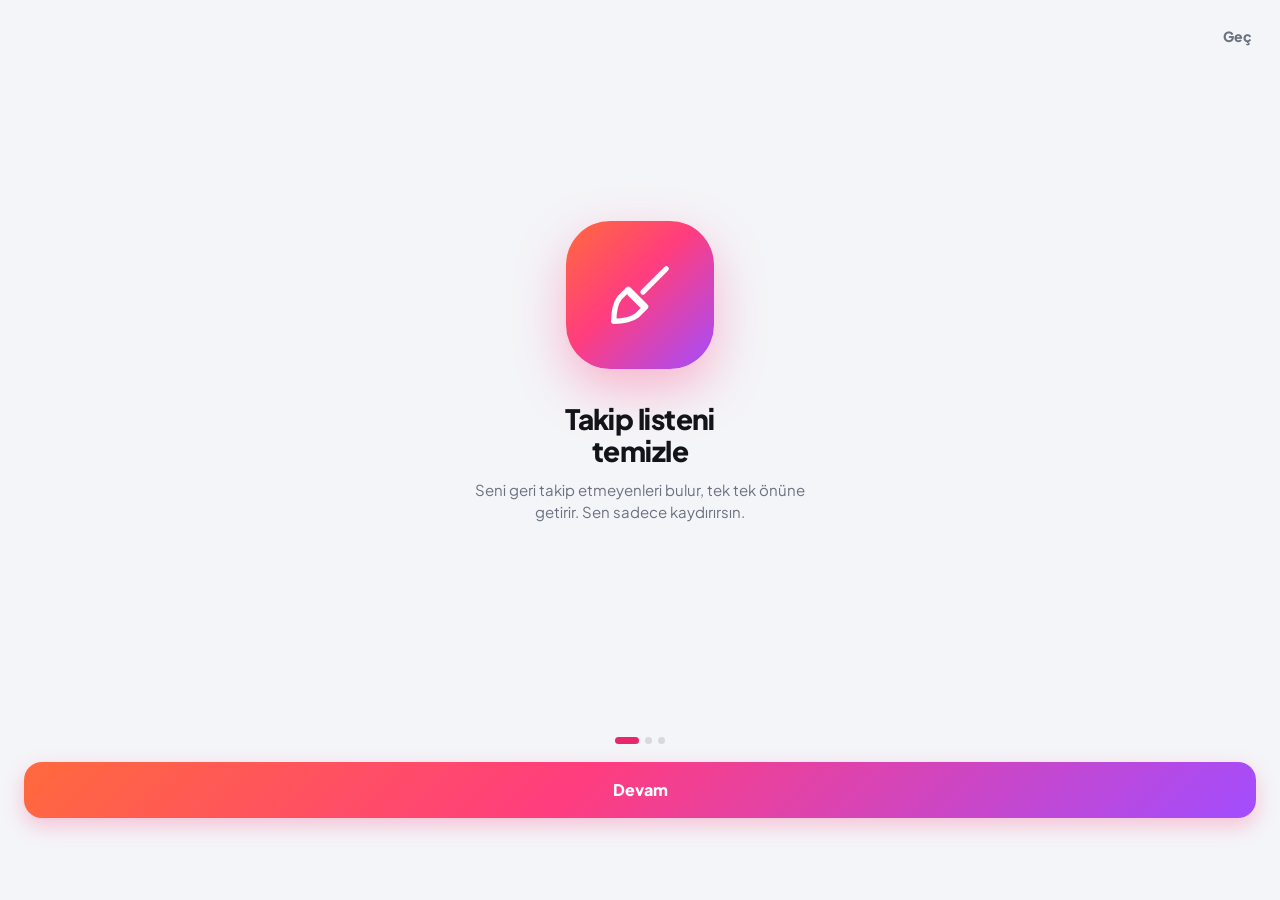
<file: app/src/main/assets/index.html>
<!DOCTYPE html>
<html lang="tr">
<head>
<meta charset="UTF-8">
<meta name="viewport" content="width=device-width, initial-scale=1, viewport-fit=cover, user-scalable=no">
<title>Takip Temizleme</title>
<style>
@font-face{font-family:Jakarta;font-weight:400 800;font-display:swap;src:url(fonts/jakarta-latin-ext.woff2) format("woff2");unicode-range:U+0100-02BA,U+02BD-02C5,U+02C7-02CC,U+02CE-02D7,U+02DD-02FF,U+0304,U+0308,U+0329,U+1D00-1DBF,U+1E00-1E9F,U+1EF2-1EFF,U+2020,U+20A0-20AB,U+20AD-20C4,U+2113,U+2C60-2C7F,U+A720-A7FF}
@font-face{font-family:Jakarta;font-weight:400 800;font-display:swap;src:url(fonts/jakarta-latin.woff2) format("woff2");unicode-range:U+0000-00FF,U+0131,U+0152-0153,U+02BB-02BC,U+02C6,U+02DA,U+02DC,U+0304,U+0308,U+0329,U+2000-206F,U+20AC,U+2122,U+2191,U+2193,U+2212,U+2215,U+FEFF,U+FFFD}

:root{
  --bg:#0a0b0f;--surface:#13151b;--surface-2:#1a1d25;--surface-3:#232733;--line:rgba(255,255,255,.07);--line-2:rgba(255,255,255,.12);
  --text:#f5f6f8;--muted:#9097a3;--faint:#5d6370;
  --accent:#ff3d7f;--accent-ink:#fff;--accent-soft:rgba(255,61,127,.14);--accent-text:#ff7aa6;
  --grad:linear-gradient(135deg,#ff6a3d 0%,#ff3d7f 45%,#a24dff 100%);
  --ok:#3ddc97;--ok-soft:rgba(61,220,151,.13);--warn:#ffc35a;--warn-soft:rgba(255,195,90,.12);--keep:#6ea8ff;--keep-soft:rgba(110,168,255,.14);
  --shadow:0 10px 30px rgba(0,0,0,.35);--shadow-sm:0 2px 10px rgba(0,0,0,.25);
  --r:22px;
  color-scheme:dark;
}
:root[data-theme=light]{
  --bg:#f4f5f8;--surface:#fff;--surface-2:#f0f1f5;--surface-3:#e4e6ec;--line:rgba(17,20,28,.07);--line-2:rgba(17,20,28,.12);
  --text:#12141a;--muted:#6a7180;--faint:#a2a8b4;
  --accent:#e8266a;--accent-soft:rgba(232,38,106,.1);--accent-text:#d01f5c;
  --ok:#0f9d64;--ok-soft:rgba(15,157,100,.1);--warn:#a86b00;--warn-soft:rgba(240,170,40,.16);--keep:#2f6fe0;--keep-soft:rgba(47,111,224,.1);
  --shadow:0 10px 30px rgba(20,24,40,.08);--shadow-sm:0 2px 8px rgba(20,24,40,.06);
  color-scheme:light;
}
*{box-sizing:border-box;-webkit-tap-highlight-color:transparent}
html,body{margin:0;background:var(--bg);color:var(--text);overscroll-behavior-y:none}
body{font-family:Jakarta,"Segoe UI",Roboto,system-ui,sans-serif;font-size:15px;line-height:1.45;min-width:300px;-webkit-font-smoothing:antialiased;user-select:none;-webkit-user-select:none}
input{user-select:text;-webkit-user-select:text}
button,input,select{font:inherit;color:inherit}
button{cursor:pointer;border:0;background:none;padding:0}
a{color:inherit;text-decoration:none}
svg{flex-shrink:0}
.wrap{max-width:640px;margin:0 auto;padding:12px 16px calc(104px + env(safe-area-inset-bottom))}
.muted{color:var(--muted)}.faint{color:var(--faint)}.small{font-size:13px}.tiny{font-size:12px}.b{font-weight:800}
.row{display:flex;align-items:center;gap:10px}.between{justify-content:space-between}.grow{flex:1;min-width:0}.center{text-align:center}
.mt8{margin-top:8px}.mt12{margin-top:12px}.mt16{margin-top:16px}.mt20{margin-top:20px}
.hidden{display:none!important}
.sr{position:absolute;width:1px;height:1px;overflow:hidden;clip:rect(0 0 0 0)}
h1,h2,h3{margin:0;letter-spacing:-.02em}
h2{font-size:18px;font-weight:800}
h3{font-size:15px;font-weight:800}
.section-title{font-size:12px;font-weight:800;color:var(--muted);text-transform:uppercase;letter-spacing:.09em;margin:24px 4px 10px}

.topbar{display:flex;align-items:center;justify-content:space-between;gap:12px;padding:4px 2px 14px}
.hello{font-size:13px;color:var(--muted);font-weight:600}
.title{font-size:24px;font-weight:800;letter-spacing:-.03em;margin-top:1px}
.today-chip{display:flex;align-items:center;gap:8px;padding:5px 12px 5px 5px;border-radius:99px;background:var(--surface);border:1px solid var(--line);font-weight:800;font-size:13px;font-variant-numeric:tabular-nums}
.today-chip .mini{width:28px;height:28px;display:block}
.today-chip .mini svg{transform:rotate(-90deg)}

.card{background:var(--surface);border:1px solid var(--line);border-radius:var(--r);padding:18px;box-shadow:var(--shadow-sm)}
.hero{position:relative;overflow:hidden;padding:20px}
.hero::before{content:"";position:absolute;right:-70px;top:-90px;width:260px;height:260px;background:radial-gradient(closest-side,rgba(255,61,127,.22),transparent);pointer-events:none}
.hero::after{content:"";position:absolute;left:-80px;bottom:-110px;width:240px;height:240px;background:radial-gradient(closest-side,rgba(139,92,246,.18),transparent);pointer-events:none}
.hero-in{position:relative;display:flex;align-items:center;gap:18px}
.ring{position:relative;width:112px;height:112px;flex-shrink:0}
.ring svg{transform:rotate(-90deg)}
.ring .ctr{position:absolute;inset:0;display:flex;flex-direction:column;align-items:center;justify-content:center}
.ring .pct{font-size:27px;font-weight:800;letter-spacing:-.03em;line-height:1}
.ring .lbl{font-size:11px;color:var(--muted);font-weight:700;margin-top:4px}
.ring circle{transition:stroke-dashoffset .8s cubic-bezier(.2,.8,.2,1)}
.kv{display:grid;grid-template-columns:1fr 1fr;gap:12px 12px;flex:1;min-width:0}
.kv .k{font-size:12px;color:var(--muted);font-weight:700}
.kv .v{font-size:22px;font-weight:800;letter-spacing:-.02em;font-variant-numeric:tabular-nums;line-height:1.15}
.kv .v.acc{background:var(--grad);-webkit-background-clip:text;background-clip:text;color:transparent}
.hero-foot{position:relative;margin-top:16px;padding-top:14px;border-top:1px solid var(--line);display:flex;align-items:center;justify-content:space-between;gap:10px;font-size:13px}
.streak{display:inline-flex;align-items:center;gap:6px;font-weight:800;white-space:nowrap}

.btn{display:inline-flex;align-items:center;justify-content:center;gap:8px;min-height:50px;padding:0 18px;border-radius:16px;font-weight:800;background:var(--surface-2);border:1px solid var(--line);transition:transform .1s,opacity .2s,background .2s}
.btn:active{transform:scale(.97)}
.btn.primary{background:var(--grad);border:0;color:#fff;box-shadow:0 8px 20px rgba(255,61,127,.28)}
.btn.danger{background:var(--accent-soft);border-color:transparent;color:var(--accent-text)}
.btn.ghost{background:transparent;border-color:transparent}
.btn.block{width:100%}
.btn.lg{min-height:56px;font-size:16px;border-radius:18px}
.btn.sm{min-height:40px;padding:0 14px;border-radius:12px;font-size:13px}
.btn[disabled]{opacity:.5;pointer-events:none;box-shadow:none}
.linkbtn{font-weight:800;color:var(--accent-text);font-size:13px}
.grid2{display:grid;grid-template-columns:1fr 1fr;gap:10px}
.grid3{display:grid;grid-template-columns:repeat(3,1fr);gap:10px}

.seg{display:flex;background:var(--surface-2);border-radius:14px;padding:4px;gap:4px}
.seg button{flex:1;padding:9px 6px;border-radius:10px;font-size:13px;font-weight:800;color:var(--muted);transition:.2s;white-space:nowrap}
.seg button.on{background:var(--surface);color:var(--text);box-shadow:var(--shadow-sm)}
:root[data-theme=dark] .seg button.on{background:var(--surface-3)}
.seg button .n{opacity:.6;margin-left:4px}

.deck{position:relative;height:330px;margin-top:14px}
.pcard{position:absolute;inset:0;border-radius:28px;background:var(--surface);border:1px solid var(--line);box-shadow:var(--shadow);display:flex;flex-direction:column;align-items:center;justify-content:center;padding:22px;text-align:center;touch-action:none;will-change:transform}
.pcard.back{transform:translateY(14px) scale(.94);opacity:.6;pointer-events:none}
.pcard.back2{transform:translateY(26px) scale(.88);opacity:.3;pointer-events:none}
.pcard.anim{transition:transform .3s cubic-bezier(.2,.8,.2,1),opacity .3s}
.pcard .stamp{position:absolute;top:22px;padding:5px 12px;border-radius:10px;font-weight:800;font-size:15px;letter-spacing:.06em;border:2.5px solid;opacity:0;text-transform:uppercase;pointer-events:none}
.stamp.s-done{left:20px;color:var(--ok);transform:rotate(-12deg)}
.stamp.s-skip{right:20px;color:var(--muted);transform:rotate(12deg)}
.stamp.s-keep{left:50%;top:auto;bottom:20px;transform:translateX(-50%);color:var(--keep)}
.avatar{border-radius:50%;display:grid;place-items:center;font-weight:800;color:#fff;flex-shrink:0;text-shadow:0 1px 2px rgba(0,0,0,.15)}
.avatar.xl{width:92px;height:92px;font-size:36px;box-shadow:0 0 0 4px var(--surface),0 0 0 6px var(--line-2)}
.avatar.md{width:44px;height:44px;font-size:18px}
.pname{font-size:23px;font-weight:800;margin-top:16px;letter-spacing:-.02em;word-break:break-all;line-height:1.15}
.tags{display:flex;flex-wrap:wrap;justify-content:center;gap:6px;margin-top:12px}
.tag{display:inline-flex;align-items:center;gap:5px;border-radius:99px;padding:5px 10px;font-size:12px;font-weight:800;background:var(--surface-2);color:var(--muted)}
.tag.acc{background:var(--accent-soft);color:var(--accent-text)}
.tag.ok{background:var(--ok-soft);color:var(--ok)}
.tag.warn{background:var(--warn-soft);color:var(--warn)}
.tag.lbl{background:rgba(139,92,246,.15);color:#a98bff}
:root[data-theme=light] .tag.lbl{color:#7a4fe0}
.pnote{margin-top:10px;max-width:270px;font-size:13px;line-height:1.4;color:var(--muted);font-style:italic;overflow-wrap:anywhere}
.lbl-pick{display:flex;flex-wrap:wrap;gap:8px;margin:12px 0 14px}
.note-in{width:100%;box-sizing:border-box;min-height:84px;resize:none;background:var(--surface-2);border:1px solid var(--line);border-radius:14px;padding:12px;font:inherit;font-weight:600;color:var(--text);outline:none}
.pcard .open{margin-top:20px;min-width:230px}
.swipe-hint{font-size:12px;color:var(--faint);margin-top:12px;font-weight:600;min-height:16px}
.actions{display:flex;justify-content:center;align-items:flex-start;gap:22px;margin-top:22px}
.fab{width:60px;height:60px;border-radius:50%;display:grid;place-items:center;background:var(--surface);border:1px solid var(--line);box-shadow:var(--shadow-sm);transition:transform .12s}
.fab:active{transform:scale(.9)}
.fab.big{width:76px;height:76px;background:var(--ok);color:#05140d;border:0;box-shadow:0 10px 24px rgba(61,220,151,.3)}
:root[data-theme=light] .fab.big{color:#fff}
.fab.keep{color:var(--keep)}.fab.skip{color:var(--muted)}
.fab-lbl{font-size:11px;font-weight:800;color:var(--muted);margin-top:7px;text-align:center}
.fab-wrap{display:flex;flex-direction:column;align-items:center}
.pulse{animation:pulse 1.3s ease-in-out 3}
@keyframes pulse{50%{box-shadow:0 0 0 12px rgba(61,220,151,.2)}}
.sub-actions{display:flex;justify-content:center;gap:8px;margin-top:18px;flex-wrap:wrap}
.sub-actions button{display:inline-flex;align-items:center;gap:6px;padding:9px 13px;border-radius:12px;font-size:13px;font-weight:800;color:var(--muted);background:var(--surface-2)}
.next-row{display:flex;align-items:center;gap:10px;justify-content:center;margin-top:14px}
.next-row .avs{display:flex}
.next-row .avatar{width:26px;height:26px;font-size:11px;margin-left:-8px;box-shadow:0 0 0 2px var(--bg)}
.next-row .avatar:first-child{margin-left:0}

.banner{display:flex;gap:10px;align-items:flex-start;border-radius:16px;padding:12px 14px;font-size:13px;font-weight:600;margin-top:12px}
.banner.warn{background:var(--warn-soft);color:var(--warn)}
.banner a{text-decoration:underline;font-weight:800}

.sticky{position:sticky;top:0;z-index:5;background:var(--bg);margin:0 -16px;padding:6px 16px 8px}
.search{display:flex;align-items:center;gap:10px;height:48px;border-radius:16px;background:var(--surface);border:1px solid var(--line);padding:0 14px;color:var(--muted)}
.search input{flex:1;background:transparent;border:0;outline:0;min-width:0;height:100%;color:var(--text)}
.chips{display:flex;gap:8px;overflow-x:auto;scrollbar-width:none;margin:0 -16px;padding:10px 16px 2px}
.chips::-webkit-scrollbar{display:none}
.chip{flex-shrink:0;padding:8px 13px;border-radius:99px;background:var(--surface);border:1px solid var(--line);font-size:13px;font-weight:800;color:var(--muted);white-space:nowrap;transition:.15s}
.chip.on{background:var(--text);color:var(--bg);border-color:transparent}
.chip .n{opacity:.65;margin-left:5px}
.list-tools{display:flex;align-items:center;justify-content:space-between;margin-top:10px;font-size:13px}
.list-tools button{display:inline-flex;align-items:center;gap:6px;font-weight:800;color:var(--muted);padding:6px 6px}
ul.list{list-style:none;margin:6px 0 0;padding:0;background:var(--surface);border:1px solid var(--line);border-radius:var(--r);overflow:hidden}
ul.list li{display:flex;align-items:center;gap:12px;padding:12px 12px 12px 14px;border-top:1px solid var(--line);min-height:68px;transition:background .15s}
ul.list li:first-child{border-top:0}
ul.list li:active{background:var(--surface-2)}
ul.list li.dim .avatar,ul.list li.dim .nm{opacity:.5}
ul.list li.sel{background:var(--accent-soft)}
ul.list .nm{font-weight:800;white-space:nowrap;overflow:hidden;text-overflow:ellipsis;display:block}
ul.list .meta{font-size:12px;color:var(--muted);margin-top:2px;white-space:nowrap;overflow:hidden;text-overflow:ellipsis}
.qa{width:42px;height:42px;border-radius:14px;display:grid;place-items:center;background:var(--surface-2);color:var(--muted);flex-shrink:0}
.qa.ok{background:var(--ok-soft);color:var(--ok)}
.check{width:24px;height:24px;border-radius:8px;border:2px solid var(--line-2);display:grid;place-items:center;flex-shrink:0;color:transparent}
.sel .check{background:var(--accent);border-color:var(--accent);color:#fff}
.empty-li{justify-content:center;color:var(--muted);font-weight:600}
.bulkbar{position:fixed;left:12px;right:12px;bottom:calc(88px + env(safe-area-inset-bottom));max-width:616px;margin:0 auto;background:var(--text);color:var(--bg);border-radius:20px;padding:8px;display:flex;align-items:center;gap:2px;z-index:25;box-shadow:var(--shadow);transform:translateY(20px);opacity:0;pointer-events:none;transition:.2s}
.bulkbar.show{transform:none;opacity:1;pointer-events:auto}
.bulkbar .cnt{font-weight:800;padding:0 6px;flex:1;font-size:13px;white-space:nowrap}
.bulkbar button{padding:6px 7px;border-radius:12px;font-weight:800;font-size:11px;display:flex;flex-direction:column;align-items:center;gap:2px;min-width:44px}
.bulkbar button:active{background:rgba(128,128,128,.25)}
.bulkbar button[disabled]{opacity:.35}

.tiles{display:grid;grid-template-columns:1fr 1fr;gap:10px}
.tile{background:var(--surface);border:1px solid var(--line);border-radius:20px;padding:14px 16px}
.tile .k{font-size:12px;color:var(--muted);font-weight:700;display:flex;align-items:center;gap:6px}
.tile .v{font-size:26px;font-weight:800;letter-spacing:-.02em;margin-top:4px;font-variant-numeric:tabular-nums}
.chart{display:flex;align-items:flex-end;height:140px;margin-top:16px}
.chart .c{flex:1;display:flex;flex-direction:column;align-items:center;justify-content:flex-end;height:100%;gap:6px;min-width:0}
.chart .bwrap{flex:1;width:100%;display:flex;align-items:flex-end;justify-content:center}
.chart .b{width:100%;max-width:30px;border-radius:8px 8px 4px 4px;background:var(--grad);min-height:4px}
.chart .b.zero{background:var(--surface-3)}
.chart .b.over{background:var(--warn)}
.chart .n{font-size:11px;font-weight:800;height:14px}
.chart .d{font-size:10px;color:var(--muted);font-weight:700;white-space:nowrap;height:13px}
.dist{display:flex;height:14px;border-radius:99px;overflow:hidden;background:var(--surface-2);margin-top:4px}
.dist i{display:block;height:100%}
.legend{display:grid;grid-template-columns:1fr 1fr;gap:9px 14px;margin-top:16px}
.legend div{display:flex;align-items:center;gap:8px;font-size:13px}
.legend b{margin-left:auto;font-variant-numeric:tabular-nums}
.sw{width:10px;height:10px;border-radius:3px;flex-shrink:0}
.badges{display:grid;grid-template-columns:repeat(4,1fr);gap:14px 8px}
.badge{display:flex;flex-direction:column;align-items:center;gap:6px;text-align:center;font-size:11px;font-weight:800;color:var(--faint);line-height:1.2}
.badge .ic{width:54px;height:54px;border-radius:18px;display:grid;place-items:center;font-size:25px;background:var(--surface-2);filter:grayscale(1);opacity:.45}
.badge.on .ic{filter:none;opacity:1;background:var(--accent-soft)}
.badge.on{color:var(--text)}
.change-list{display:flex;flex-wrap:wrap;gap:6px;margin-top:10px}
.uchip{display:inline-flex;align-items:center;gap:6px;padding:4px 10px 4px 4px;border-radius:99px;background:var(--surface-2);font-size:13px;font-weight:700}
.uchip .avatar{width:22px;height:22px;font-size:10px}
.uchip.flag{background:var(--accent-soft);color:var(--accent-text)}

.group{background:var(--surface);border:1px solid var(--line);border-radius:var(--r);overflow:hidden}
.item{display:flex;align-items:center;gap:14px;padding:13px 16px;border-top:1px solid var(--line);min-height:62px;width:100%;text-align:left}
.item:first-child{border-top:0}
button.item:active{background:var(--surface-2)}
.ic{width:36px;height:36px;border-radius:11px;display:grid;place-items:center;flex-shrink:0}
.item .t{font-weight:700}
.item .s{font-size:12px;color:var(--muted);margin-top:1px}
.item .val{color:var(--muted);font-weight:700;font-size:14px;white-space:nowrap}
.stepper{display:flex;align-items:center;gap:2px;background:var(--surface-2);border-radius:12px;padding:3px}
.stepper button{width:32px;height:32px;border-radius:9px;font-size:18px;font-weight:800;display:grid;place-items:center}
.stepper button:active{background:var(--surface-3)}
.stepper span{min-width:32px;text-align:center;font-weight:800;font-variant-numeric:tabular-nums}
.switch{width:50px;height:30px;border-radius:99px;background:var(--surface-3);position:relative;flex-shrink:0;transition:.2s}
.switch::after{content:"";position:absolute;top:3px;left:3px;width:24px;height:24px;border-radius:50%;background:#fff;box-shadow:0 1px 3px rgba(0,0,0,.3);transition:.2s}
.switch.on{background:var(--ok)}
.switch.on::after{left:23px}
.c1{background:var(--accent-soft);color:var(--accent-text)}
.c2{background:rgba(139,92,246,.15);color:#a98bff}
.c3{background:var(--ok-soft);color:var(--ok)}
.c4{background:var(--keep-soft);color:var(--keep)}
.c5{background:var(--warn-soft);color:var(--warn)}
.c6{background:var(--surface-3);color:var(--muted)}
:root[data-theme=light] .c2{color:#7a4fe0}
.upload-card{background:var(--grad);color:#fff;border-radius:var(--r);padding:20px;position:relative;overflow:hidden;box-shadow:0 12px 28px rgba(255,61,127,.25)}
.upload-card::after{content:"";position:absolute;right:-40px;top:-50px;width:160px;height:160px;border-radius:50%;background:rgba(255,255,255,.12);pointer-events:none}
.upload-card p{margin:6px 0 0;font-size:13px;opacity:.93;position:relative}
.upload-card .btn{background:#fff;color:#12141a;border:0;position:relative;margin-top:16px}
.upload-card .meta{display:inline-block;margin-top:10px;font-size:12px;font-weight:800;background:rgba(255,255,255,.2);padding:5px 10px;border-radius:99px;position:relative}

.nav{position:fixed;left:0;right:0;bottom:0;z-index:20;padding:0 12px calc(10px + env(safe-area-inset-bottom));pointer-events:none}
.nav .in{max-width:520px;margin:0 auto;display:grid;grid-template-columns:repeat(4,1fr);background:color-mix(in srgb,var(--surface) 88%,transparent);backdrop-filter:blur(18px) saturate(1.4);-webkit-backdrop-filter:blur(18px) saturate(1.4);border:1px solid var(--line-2);border-radius:24px;padding:6px;box-shadow:var(--shadow);pointer-events:auto;position:relative}
.nav .ind{position:absolute;top:6px;bottom:6px;left:6px;width:calc((100% - 12px)/4);border-radius:18px;background:var(--accent-soft);transition:transform .3s cubic-bezier(.2,.8,.2,1)}
.nav button{position:relative;display:flex;flex-direction:column;align-items:center;gap:3px;padding:8px 2px;font-size:11px;font-weight:800;color:var(--muted);transition:color .2s}
.nav button.on{color:var(--accent-text)}
.nav .dot{position:absolute;top:4px;left:calc(50% + 7px);min-width:16px;height:16px;border-radius:8px;background:var(--accent);color:#fff;font-size:10px;display:grid;place-items:center;padding:0 4px}

.scrim{position:fixed;inset:0;background:rgba(0,0,0,.5);opacity:0;pointer-events:none;transition:opacity .25s;z-index:40}
.scrim.show{opacity:1;pointer-events:auto}
.sheet{position:fixed;left:0;right:0;bottom:0;max-width:640px;margin:0 auto;background:var(--surface);border-radius:28px 28px 0 0;padding:10px 18px calc(22px + env(safe-area-inset-bottom));z-index:41;transform:translateY(105%);transition:transform .3s cubic-bezier(.2,.8,.2,1);max-height:88vh;overflow-y:auto;box-shadow:0 -10px 40px rgba(0,0,0,.3)}
.sheet.show{transform:none}
.sheet .grab{width:40px;height:5px;border-radius:3px;background:var(--line-2);margin:0 auto 14px}
.opt{display:flex;align-items:center;gap:14px;width:100%;padding:11px 4px;border-radius:14px;font-weight:700;text-align:left}
.opt:active{background:var(--surface-2)}
.opt .ic{width:38px;height:38px;border-radius:12px}
.opt.on{color:var(--accent-text)}
.opt .tick{margin-left:auto;color:var(--accent-text)}
ol.steps{margin:14px 0 0;padding:0;list-style:none;counter-reset:s}
ol.steps li{counter-increment:s;display:flex;gap:12px;padding:8px 0;font-size:14px}
ol.steps li::before{content:counter(s);width:26px;height:26px;border-radius:50%;background:var(--accent-soft);color:var(--accent-text);font-weight:800;font-size:13px;display:grid;place-items:center;flex-shrink:0}
.num-in{width:110px;text-align:right;background:var(--surface-2);border:1px solid var(--line);border-radius:12px;padding:11px 12px;font-weight:800;outline:none}
.num-in:focus{border-color:var(--accent)}

.onb{position:fixed;inset:0;z-index:60;background:var(--bg);display:flex;flex-direction:column;padding:calc(24px + env(safe-area-inset-top)) 24px calc(24px + env(safe-area-inset-bottom));transition:opacity .3s}
.onb .slides{flex:1;display:flex;overflow:hidden;position:relative}
.onb .slide{min-width:100%;display:flex;flex-direction:column;align-items:center;justify-content:center;text-align:center;transition:transform .4s cubic-bezier(.2,.8,.2,1);padding:0 8px}
.onb .art{width:148px;height:148px;border-radius:44px;background:var(--grad);display:grid;place-items:center;color:#fff;box-shadow:0 20px 50px rgba(255,61,127,.35);margin-bottom:34px}
.onb h1{font-size:28px;font-weight:800;line-height:1.15}
.onb p{color:var(--muted);font-size:15px;max-width:340px;margin:12px auto 0}
.onb .dots{display:flex;justify-content:center;gap:6px;margin:18px 0}
.onb .dots i{width:7px;height:7px;border-radius:4px;background:var(--line-2);transition:.3s}
.onb .dots i.on{width:24px;background:var(--accent)}
.onb .skip{position:absolute;top:calc(18px + env(safe-area-inset-top));right:20px;font-weight:800;color:var(--muted);font-size:14px;padding:8px;z-index:2}
.bullets{text-align:left;margin:18px auto 0;max-width:320px}
.bullets div{display:flex;gap:10px;align-items:flex-start;padding:6px 0;font-size:14px;color:var(--muted)}
.bullets svg{color:var(--ok);margin-top:2px}

.snack{position:fixed;left:50%;bottom:calc(94px + env(safe-area-inset-bottom));transform:translate(-50%,16px);opacity:0;pointer-events:none;background:var(--text);color:var(--bg);border-radius:16px;padding:12px 8px 12px 16px;display:flex;align-items:center;gap:10px;font-weight:700;font-size:14px;z-index:50;transition:.25s cubic-bezier(.2,.8,.2,1);width:max-content;max-width:calc(100% - 24px);box-shadow:var(--shadow)}
.snack.show{opacity:1;transform:translate(-50%,0);pointer-events:auto}
.snack button{color:#ff7aa6;font-weight:800;padding:6px 10px;white-space:nowrap}
:root[data-theme=light] .snack button{color:#ff8fb4}
.snack.up{bottom:calc(164px + env(safe-area-inset-bottom))}

.empty{text-align:center;padding:34px 20px}
.empty .art{width:84px;height:84px;border-radius:26px;margin:0 auto 18px;display:grid;place-items:center;background:var(--grad);color:#fff;box-shadow:0 14px 30px rgba(255,61,127,.3)}
.empty p{color:var(--muted);font-size:14px;max-width:340px;margin:8px auto 18px}
.view{animation:fade .25s ease-out}
@keyframes fade{from{opacity:0;transform:translateY(6px)}to{opacity:1;transform:none}}
canvas#confetti{position:fixed;inset:0;width:100%;height:100%;pointer-events:none;z-index:70}
</style>
</head>
<body>
<div class="wrap">
  <header class="topbar">
    <div><div class="hello" id="hello">Merhaba</div><div class="title" id="pageTitle">Takip Temizleme</div></div>
    <button class="today-chip" id="todayChip" aria-label="Bugünkü ilerleme"></button>
  </header>
  <main id="view"></main>
</div>

<nav class="nav"><div class="in" id="nav">
  <span class="ind" id="navInd"></span>
  <button data-tab="home" class="on"><svg width="22" height="22" viewBox="0 0 24 24" fill="none" stroke="currentColor" stroke-width="2" stroke-linecap="round" stroke-linejoin="round"><rect x="5" y="2" width="14" height="20" rx="4"/><path d="M9 17h6"/><circle cx="12" cy="10" r="3"/></svg>Odak</button>
  <button data-tab="list"><svg width="22" height="22" viewBox="0 0 24 24" fill="none" stroke="currentColor" stroke-width="2" stroke-linecap="round" stroke-linejoin="round"><path d="M16 21v-2a4 4 0 0 0-4-4H6a4 4 0 0 0-4 4v2"/><circle cx="9" cy="7" r="4"/><path d="M22 21v-2a4 4 0 0 0-3-3.9M16 3.1a4 4 0 0 1 0 7.8"/></svg>Kişiler</button>
  <button data-tab="stats"><svg width="22" height="22" viewBox="0 0 24 24" fill="none" stroke="currentColor" stroke-width="2" stroke-linecap="round" stroke-linejoin="round"><path d="M3 3v18h18"/><path d="m7 14 4-4 4 4 5-6"/></svg>Analiz<span class="dot hidden" id="navDot"></span></button>
  <button data-tab="settings"><svg width="22" height="22" viewBox="0 0 24 24" fill="none" stroke="currentColor" stroke-width="2" stroke-linecap="round" stroke-linejoin="round"><path d="M4 21v-7M4 10V3M12 21v-9M12 8V3M20 21v-5M20 12V3M1 14h6M9 8h6M17 16h6"/></svg>Ayarlar</button>
</div></nav>

<div class="bulkbar" id="bulkbar"></div>
<div class="scrim" id="scrim"></div>
<div class="sheet" id="sheet" role="dialog" aria-modal="true"><div class="grab"></div><div id="sheetBody"></div></div>
<div class="snack" id="snack" role="status" aria-live="polite"><span id="snackText"></span><button id="snackBtn" class="hidden">Geri al</button></div>
<canvas id="confetti" class="hidden"></canvas>
<input type="file" id="fileIg" class="sr" multiple accept=".json,.zip,application/json,application/zip">
<input type="file" id="fileBackup" class="sr" accept=".json,application/json">

<script>
"use strict";
/* Takip Temizleme 6.0 */
const KEY = "takip-temizleme-v2", OLD_KEY = "bilal-sade-final-v1";
const $ = (s, r = document) => r.querySelector(s);
const $$ = (s, r = document) => [...r.querySelectorAll(s)];
const esc = s => String(s ?? "").replace(/[&<>"']/g, c => ({"&":"&amp;","<":"&lt;",">":"&gt;",'"':"&quot;","'":"&#39;"}[c]));
const B = window.AndroidBridge || null;
const isAndroid = !!B;
const now = () => Date.now();
const DAY = 864e5;
const dayKey = (t = now()) => { const d = new Date(t); return d.getFullYear() + "-" + String(d.getMonth() + 1).padStart(2, "0") + "-" + String(d.getDate()).padStart(2, "0"); };
const fmt = n => Number(n || 0).toLocaleString("tr-TR");
const dateTR = t => new Date(t).toLocaleDateString("tr-TR", {day: "numeric", month: "short", year: "numeric"});
const pad = n => String(n).padStart(2, "0");
function vibrate(p) { try { navigator.vibrate && navigator.vibrate(p); } catch (e) {} }

/* ---------- ikonlar ---------- */
const sv = (d, w, sw = 2) => '<svg width="' + w + '" height="' + w + '" viewBox="0 0 24 24" fill="none" stroke="currentColor" stroke-width="' + sw + '" stroke-linecap="round" stroke-linejoin="round">' + d + '</svg>';
const I = {
  ig: (w = 20) => sv('<rect x="3" y="3" width="18" height="18" rx="5"/><circle cx="12" cy="12" r="4"/><path d="M17.5 6.5h.01"/>', w),
  check: (w = 20) => sv('<path d="M20 6 9 17l-5-5"/>', w, 2.6),
  x: (w = 20) => sv('<path d="M18 6 6 18M6 6l12 12"/>', w),
  shield: (w = 20) => sv('<path d="M12 22s8-4 8-10V5l-8-3-8 3v7c0 6 8 10 8 10z"/>', w),
  skip: (w = 20) => sv('<path d="m5 4 10 8-10 8V4zM19 5v14"/>', w),
  undo: (w = 18) => sv('<path d="M3 7v6h6"/><path d="M21 17a9 9 0 0 0-15-6.7L3 13"/>', w),
  search: (w = 20) => sv('<circle cx="11" cy="11" r="8"/><path d="m21 21-4.3-4.3"/>', w),
  upload: (w = 20) => sv('<path d="M21 15v4a2 2 0 0 1-2 2H5a2 2 0 0 1-2-2v-4"/><path d="m17 8-5-5-5 5M12 3v12"/>', w),
  download: (w = 20) => sv('<path d="M21 15v4a2 2 0 0 1-2 2H5a2 2 0 0 1-2-2v-4"/><path d="m7 10 5 5 5-5M12 15V3"/>', w),
  alert: (w = 18) => sv('<path d="M12 9v4M12 17h.01"/><path d="M10.3 3.9 1.8 18a2 2 0 0 0 1.7 3h17a2 2 0 0 0 1.7-3L13.7 3.9a2 2 0 0 0-3.4 0z"/>', w),
  ban: (w = 18) => sv('<circle cx="12" cy="12" r="9"/><path d="m5.6 5.6 12.8 12.8"/>', w),
  userCheck: (w = 18) => sv('<path d="M16 21v-2a4 4 0 0 0-4-4H6a4 4 0 0 0-4 4v2"/><circle cx="9" cy="7" r="4"/><path d="m16 11 2 2 4-4"/>', w),
  userMinus: (w = 18) => sv('<path d="M16 21v-2a4 4 0 0 0-4-4H6a4 4 0 0 0-4 4v2"/><circle cx="9" cy="7" r="4"/><path d="M22 11h-6"/>', w),
  flame: (w = 16) => sv('<path d="M8.5 14.5A2.5 2.5 0 0 0 11 12c0-1.4-.5-2-1-3-1.1-2.1-.2-4 2-6 .5 2.5 2 4.9 4 6.5 2 1.6 3 3.5 3 5.5a7 7 0 1 1-14 0c0-1.2.4-2.3 1-3.3.3 1.9 1.5 2.8 2.5 2.8z"/>', w),
  sort: (w = 16) => sv('<path d="m3 16 4 4 4-4M7 20V4M21 8l-4-4-4 4M17 4v16"/>', w),
  select: (w = 16) => sv('<rect x="3" y="3" width="18" height="18" rx="4"/><path d="m8 12 3 3 5-6"/>', w),
  share: (w = 18) => sv('<circle cx="18" cy="5" r="3"/><circle cx="6" cy="12" r="3"/><circle cx="18" cy="19" r="3"/><path d="m8.6 13.5 6.8 4M15.4 6.5l-6.8 4"/>', w),
  bell: (w = 18) => sv('<path d="M6 8a6 6 0 0 1 12 0c0 7 3 9 3 9H3s3-2 3-9"/><path d="M10.3 21a1.9 1.9 0 0 0 3.4 0"/>', w),
  moon: (w = 18) => sv('<path d="M12 3a6 6 0 0 0 9 9 9 9 0 1 1-9-9z"/>', w),
  gauge: (w = 18) => sv('<path d="m12 14 4-4"/><path d="M3.3 19a10 10 0 1 1 17.4 0"/>', w),
  timer: (w = 18) => sv('<circle cx="12" cy="13" r="8"/><path d="M12 9v4l2 2M9 2h6"/>', w),
  target: (w = 18) => sv('<circle cx="12" cy="12" r="9"/><circle cx="12" cy="12" r="5"/><circle cx="12" cy="12" r="1"/>', w),
  hash: (w = 18) => sv('<path d="M4 9h16M4 15h16M10 3 8 21M16 3l-2 18"/>', w),
  calendar: (w = 18) => sv('<rect x="3" y="4" width="18" height="18" rx="3"/><path d="M16 2v4M8 2v4M3 10h18"/>', w),
  zap: (w = 18) => sv('<path d="M13 2 3 14h9l-1 8 10-12h-9l1-8z"/>', w),
  info: (w = 18) => sv('<circle cx="12" cy="12" r="9"/><path d="M12 16v-4M12 8h.01"/>', w),
  trash: (w = 18) => sv('<path d="M3 6h18M19 6v14a2 2 0 0 1-2 2H7a2 2 0 0 1-2-2V6M8 6V4a2 2 0 0 1 2-2h4a2 2 0 0 1 2 2v2"/>', w),
  chev: (w = 18) => sv('<path d="m9 18 6-6-6-6"/>', w),
  tag: (w = 18) => sv('<path d="M20.6 13.4 13.4 20.6a2 2 0 0 1-2.8 0L3 13V3h10l7.6 7.6a2 2 0 0 1 0 2.8z"/><path d="M7.5 7.5h.01"/>', w),
  phone: (w = 18) => sv('<rect x="5" y="2" width="14" height="20" rx="3"/><path d="M9 7h6M9 11h6"/>', w),
  lock: (w = 18) => sv('<rect x="3" y="11" width="18" height="11" rx="2"/><path d="M7 11V7a5 5 0 0 1 10 0v4"/>', w),
  clock: (w = 18) => sv('<circle cx="12" cy="12" r="9"/><path d="M12 7v5l3 2"/>', w),
  broom: (w = 64) => sv('<path d="m13 11 8-8"/><path d="M8.5 11.5 12.5 15.5"/><path d="M5 13c-1.5 2-2 5-2 8 3 0 6-.5 8-2l3-3-6-6z"/>', w, 1.8),
  file: (w = 64) => sv('<path d="M14 2H6a2 2 0 0 0-2 2v16a2 2 0 0 0 2 2h12a2 2 0 0 0 2-2V8z"/><path d="M14 2v6h6M12 18v-6M9 15l3-3 3 3"/>', w, 1.8),
  shieldBig: (w = 64) => sv('<path d="M12 22s8-4 8-10V5l-8-3-8 3v7c0 6 8 10 8 10z"/><path d="m9 12 2 2 4-4"/>', w, 1.8),
};

/* ---------- durum ---------- */
function defaultState() {
  return {
    version: 2,
    people: {}, requests: {}, fans: [],
    hasFollowers: false, base: null, extraDone: 0, log: {},
    settings: {dailyLimit: 45, cooldown: 15, target: null, queue: "auto", sort: "oldest", profileFollowing: null, profileFollowers: null,
               theme: "system", skipRecentDays: 7, burstGuard: true, autoBackup: true, reminder: {on: false, h: 20, m: 0}},
    importInfo: null, followerSnap: null, changes: [], history: [], badges: {}, milestones: {},
    lastBackupAt: 0, onboarded: false, seenSwipeHint: false, seenChangesAt: 0, startFollowing: null, dismissed: {},
  };
}
let S = load();
function load() {
  const d = defaultState();
  try {
    const raw = localStorage.getItem(KEY);
    if (raw) {
      const s = JSON.parse(raw);
      const out = {...d, ...s, settings: {...d.settings, ...(s.settings || {})}};
      out.settings.reminder = {...d.settings.reminder, ...(out.settings.reminder || {})};
      if (Object.keys(out.people).length) out.onboarded = true;
      return out;
    }
  } catch (e) {}
  try {
    const old = JSON.parse(localStorage.getItem(OLD_KEY) || "null");
    if (old) {
      const list = Array.isArray(old) ? old : (old.people || old.usernames || []);
      for (const p of list) { const u = norm(typeof p === "string" ? p : p && p.username); if (u) d.people[u] = {u, at: null, followsMe: null, status: "pending"}; }
      d.extraDone = Math.max(0, Math.floor(old.removedCount || 0));
      d.base = {following: 860, followers: 640, at: 0}; d.startFollowing = 860;
      Object.assign(d.settings, {target: 639, profileFollowing: 860, profileFollowers: 640});
      d.migrated = true; d.onboarded = true;
    }
  } catch (e) {}
  return d;
}
let saveT = null;
function save() {
  try { localStorage.setItem(KEY, JSON.stringify(S)); } catch (e) { snack("Kaydedilemedi: depolama dolu olabilir"); }
  clearTimeout(saveT); saveT = setTimeout(() => { syncReminder(); syncWidget(); }, 400);
}

/* ---------- hesaplar ---------- */
function norm(v) {
  if (!v) return "";
  let t = String(v).trim().replace(/^@+/, "");
  t = t.replace(/^https?:\/\/(www\.)?instagram\.com\//i, "").replace(/^instagram\.com\//i, "").replace(/^_u\//, "");
  t = (t.split(/[/?#\s,;]+/)[0] || "").toLowerCase();
  return /^[a-z0-9._]{1,30}$/.test(t) ? t : "";
}
const people = () => Object.values(S.people);
const LABELS = {arkadas: ["Arkadaş", "👋"], aile: ["Aile", "🏠"], unlu: ["Ünlü", "⭐"], marka: ["Marka", "🏷️"], is: ["İş", "💼"]};
const labelText = p => p.label && LABELS[p.label] ? LABELS[p.label][1] + " " + LABELS[p.label][0] : "";
const lower = t => String(t || "").toLocaleLowerCase("tr");
function hue(u) { let h = 0; for (let i = 0; i < u.length; i++) h = (h * 31 + u.charCodeAt(i)) >>> 0; return h % 360; }
function avatar(u, cls = "md") {
  const h = hue(u);
  return '<span class="avatar ' + cls + '" style="background:linear-gradient(135deg,hsl(' + h + ' 78% 62%),hsl(' + ((h + 50) % 360) + ' 72% 46%))">' + esc((u.replace(/[._0-9]/g, "")[0] || u[0] || "?").toUpperCase()) + '</span>';
}
function since(fn) { const at = S.base ? S.base.at : 0; let n = 0; for (const p of people()) if (fn(p) > at) n++; return n; }
function totals() {
  const active = people().filter(p => p.status !== "done" && p.status !== "closed").length;
  const following = S.base ? Math.max(0, S.base.following - since(p => p.status === "done" ? (p.doneAt || 0) : 0) - since(p => p.status === "closed" ? (p.closedAt || 0) : 0) - S.extraDone) : active;
  const followers = S.base ? S.base.followers : null;
  const target = S.settings.target != null ? S.settings.target : followers;
  const start = Math.max(S.startFollowing || 0, S.base ? S.base.following : following);
  const left = target != null ? Math.max(0, following - target) : null;
  const pct = target == null ? 0 : start <= target ? 100 : Math.min(100, Math.max(0, Math.round((start - following) / (start - target) * 100)));
  return {following, followers, target, left, pct};
}
const today = () => S.log[dayKey()] || 0;
function isRecent(p) { return S.settings.skipRecentDays > 0 && p.at && p.at > now() / 1000 - S.settings.skipRecentDays * 86400; }
function counts() {
  const c = {nofb: 0, pending: 0, keep: 0, done: 0, mutual: 0, again: 0, req: 0, closed: 0, lost: 0, recent: 0, labeled: 0, fans: (S.fans || []).length};
  for (const p of people()) {
    if (p.label || p.note) c.labeled++;
    if (p.status === "pending") { c.pending++; if (p.followsMe === false) c.nofb++; if (p.followsMe === true) c.mutual++; if (p.again) c.again++; if (p.lostAt) c.lost++; if (isRecent(p)) c.recent++; }
    else if (p.status === "keep") c.keep++;
    else if (p.status === "closed") c.closed++;
    else c.done++;
  }
  for (const r of Object.values(S.requests)) if (r.status !== "done") c.req++;
  return c;
}
function streakDays() { let st = 0; for (let i = 0; i < 400; i++) { const n = S.log[dayKey(now() - i * DAY)] || 0; if (n > 0) st++; else if (i > 0) break; } return st; }
function sorter(mode) {
  return ({
    oldest: (a, b) => (a.at ?? 9e15) - (b.at ?? 9e15) || a.u.localeCompare(b.u),
    newest: (a, b) => (b.at ?? -1) - (a.at ?? -1) || a.u.localeCompare(b.u),
    az: (a, b) => a.u.localeCompare(b.u),
    za: (a, b) => b.u.localeCompare(a.u),
    random: (a, b) => hue(a.u + dayKey()) - hue(b.u + dayKey()),
  })[mode] || (() => 0);
}
function ago(sec) {
  if (!sec) return "";
  const d = Math.floor((now() / 1000 - sec) / 86400);
  if (d < 1) return "bugün takip ettin";
  if (d < 30) return d + " gün önce takip ettin";
  if (d < 365) return Math.floor(d / 30) + " ay önce takip ettin";
  const y = Math.floor(d / 365), m = Math.floor((d % 365) / 30);
  return y + " yıl" + (m ? " " + m + " ay" : "") + " önce takip ettin";
}
function burst() { const t = now() - 6e5; let n = 0; for (const p of people()) if (p.status === "done" && p.doneAt > t) n++; return n; }
function totalDone() { return Object.values(S.log).reduce((a, b) => a + Math.max(0, b), 0) + S.extraDone; }

/* ---------- kuyruk ---------- */
const skipped = new Map();
const queueMode = () => S.settings.queue === "auto" ? (S.hasFollowers ? "nofb" : "pending") : S.settings.queue;
function queue() {
  const mode = queueMode();
  let list = people().filter(p => p.status === "pending" && !isRecent(p));
  if (mode === "nofb") list = list.filter(p => p.followsMe === false);
  if (mode === "lost") list = list.filter(p => p.lostAt);
  list.sort(sorter(S.settings.sort));
  const prio = p => (p.again ? 2 : 0) + (p.lostAt ? 1 : 0);
  list.sort((a, b) => prio(b) - prio(a));
  const fresh = list.filter(p => !skipped.has(p.u));
  const sk = list.filter(p => skipped.has(p.u)).sort((a, b) => skipped.get(a.u) - skipped.get(b.u));
  return fresh.concat(sk);
}

/* ---------- işlemler ---------- */
let lastOpenAt = 0, openedUser = null, cdTimer = null;
const profileUrl = (u, app) => app && isAndroid ? "instagram://user?username=" + u : "https://www.instagram.com/" + u + "/";
function openProfile(u) {
  lastOpenAt = now(); openedUser = u;
  const a = document.createElement("a");
  a.href = profileUrl(u, true); a.rel = "noopener"; if (!isAndroid) a.target = "_blank";
  document.body.appendChild(a); a.click(); a.remove();
  if (cur === "home") setTimeout(renderHome, 60);
}
function hist(u, a) { S.history.unshift({u, a, t: now()}); if (S.history.length > 300) S.history.length = 300; }
function setStatus(u, status, opts = {}) {
  const p = S.people[u]; if (!p || p.status === status) return;
  const prev = {status: p.status, doneAt: p.doneAt, again: p.again, closedAt: p.closedAt};
  const prevLog = {...S.log};
  if (p.status === "done") { const k = dayKey(p.doneAt); if (S.log[k]) S.log[k]--; p.doneAt = null; }
  if (status === "done") { p.doneAt = now(); S.log[dayKey()] = today() + 1; p.again = false; }
  p.closedAt = status === "closed" ? now() : null;
  if (status === "closed") p.again = false;
  p.status = status; skipped.delete(u);
  hist(u, status);
  if (opts.bulk) return;
  save();
  vibrate(status === "done" ? [12, 40, 18] : 12);
  renderAll();
  const msg = {done: "@" + u + " bırakıldı", keep: "@" + u + " korunuyor", closed: "@" + u + " kapalı hesap olarak çıkarıldı", pending: "@" + u + " bekleyenlere alındı"}[status];
  snack(msg, () => { Object.assign(p, prev); S.log = prevLog; S.history.shift(); save(); renderAll(); });
  if (status === "done") afterDone();
}
function markFollows(u, opts = {}) {
  const p = S.people[u]; if (!p) return;
  const prev = {followsMe: p.followsMe, manualFollows: p.manualFollows};
  p.followsMe = true; p.manualFollows = true; skipped.delete(u); hist(u, "follows");
  if (opts.bulk) return;
  save(); vibrate(12); renderAll();
  snack("@" + u + " seni takip ediyor olarak işaretlendi", () => { Object.assign(p, prev); S.history.shift(); save(); renderAll(); });
}
function afterDone() {
  const t = today(), L = S.settings.dailyLimit;
  if (L > 0 && t === L) setTimeout(() => snack("Günlük hedefe ulaştın 🎯 Yarın devam etmek daha güvenli"), 2400);
  checkBadges();
}

/* ---------- rozetler ---------- */
const BADGES = [
  {k: "first", e: "🌱", t: "İlk adım", d: "İlk kişiyi bırak", ok: () => totalDone() >= 1},
  {k: "ten", e: "✨", t: "Isınma", d: "10 kişi bırak", ok: () => totalDone() >= 10},
  {k: "fifty", e: "🔥", t: "Hız kazandın", d: "50 kişi bırak", ok: () => totalDone() >= 50},
  {k: "hundred", e: "💯", t: "Yüzlük", d: "100 kişi bırak", ok: () => totalDone() >= 100},
  {k: "twohundred", e: "🚀", t: "Temizlikçi", d: "200 kişi bırak", ok: () => totalDone() >= 200},
  {k: "streak3", e: "📅", t: "İstikrar", d: "3 gün üst üste", ok: () => streakDays() >= 3},
  {k: "streak7", e: "🏅", t: "Bir hafta", d: "7 gün üst üste", ok: () => streakDays() >= 7},
  {k: "safe", e: "🛡️", t: "Dikkatli", d: "Limiti aşmadan 5 gün", ok: () => Object.values(S.log).filter(n => n > 0 && n <= (S.settings.dailyLimit || 1e9)).length >= 5},
  {k: "keeper", e: "💙", t: "Seçici", d: "10 hesabı koru", ok: () => counts().keep >= 10},
  {k: "detective", e: "🕵️", t: "Dedektif", d: "Seni takipten çıkanları bul", ok: () => (S.changes || []).some(c => c.lost.length)},
  {k: "clean", e: "🧹", t: "Tertemiz", d: "Geri takip etmeyen kalmasın", ok: () => S.hasFollowers && counts().nofb === 0 && totalDone() > 0},
  {k: "goal", e: "🏆", t: "Hedef", d: "Hedef sayıya ulaş", ok: () => { const t = totals(); return t.target != null && t.left === 0 && totalDone() > 0; }},
];
function checkBadges(silent) {
  let fresh = null;
  for (const b of BADGES) if (!S.badges[b.k] && b.ok()) { S.badges[b.k] = now(); fresh = b; }
  const pct = totals().pct;
  for (const m of [25, 50, 75, 100]) if (pct >= m && !S.milestones[m] && totalDone() > 0) { S.milestones[m] = now(); fresh = fresh || {e: m === 100 ? "🏆" : "🎉", t: "Hedefin %" + m + "'i tamamlandı"}; }
  if (fresh) { save(); if (!silent) setTimeout(() => { confetti(); snack(fresh.e + " " + fresh.t + (fresh.d ? " rozetini kazandın!" : "!")); }, 700); }
}

/* ---------- snack ---------- */
let snackT = null, snackUndo = null;
function snack(text, undo) {
  $("#snackText").textContent = text;
  snackUndo = undo || null;
  $("#snackBtn").classList.toggle("hidden", !undo);
  $("#snack").classList.toggle("up", $("#bulkbar").classList.contains("show"));
  $("#snack").classList.add("show");
  clearTimeout(snackT); snackT = setTimeout(() => $("#snack").classList.remove("show"), undo ? 5000 : 3400);
}
$("#snackBtn").onclick = () => { if (snackUndo) snackUndo(); snackUndo = null; $("#snack").classList.remove("show"); };

/* ---------- alt sayfa ---------- */
function openSheet(html, bind) {
  $("#sheetBody").innerHTML = html;
  $("#scrim").classList.add("show"); $("#sheet").classList.add("show"); $("#sheet").scrollTop = 0;
  if (bind) bind($("#sheetBody"));
}
function closeSheet() { $("#scrim").classList.remove("show"); $("#sheet").classList.remove("show"); }
const sheetOpen = () => $("#sheet").classList.contains("show");
$("#scrim").onclick = closeSheet;
(function sheetDrag() {
  let y0 = null, dy = 0; const sh = $("#sheet");
  sh.addEventListener("touchstart", e => { if (sh.scrollTop <= 0 && !e.target.closest("input")) { y0 = e.touches[0].clientY; dy = 0; } }, {passive: true});
  sh.addEventListener("touchmove", e => { if (y0 == null) return; dy = Math.max(0, e.touches[0].clientY - y0); if (dy > 4) { sh.style.transition = "none"; sh.style.transform = "translateY(" + dy + "px)"; } }, {passive: true});
  sh.addEventListener("touchend", () => { if (y0 == null) return; sh.style.transition = ""; sh.style.transform = ""; if (dy > 110) closeSheet(); y0 = null; });
})();
function confirmSheet(title, text, okLabel, onOk, danger) {
  openSheet('<h2>' + title + '</h2><p class="muted small" style="margin:6px 0 18px">' + text + '</p><div class="grid2"><button class="btn" data-x>Vazgeç</button><button class="btn ' + (danger ? "danger" : "primary") + '" data-ok>' + okLabel + '</button></div>',
    el => { $("[data-x]", el).onclick = closeSheet; $("[data-ok]", el).onclick = () => { closeSheet(); onOk(); }; });
}

/* ---------- konfeti ---------- */
function confetti() {
  const c = $("#confetti"), x = c.getContext("2d"), dp = devicePixelRatio || 1; c.classList.remove("hidden");
  const W = c.width = innerWidth * dp, H = c.height = innerHeight * dp;
  const cols = ["#ff3d7f", "#ff6a3d", "#a24dff", "#3ddc97", "#ffc35a", "#6ea8ff"];
  const ps = Array.from({length: 150}, () => ({x: W / 2, y: H * .42, vx: (Math.random() - .5) * 28 * dp, vy: (-Math.random() * 22 - 6) * dp, s: (5 + Math.random() * 6) * dp, r: Math.random() * 6, vr: (Math.random() - .5) * .4, c: cols[Math.random() * cols.length | 0]}));
  let f = 0;
  (function tick() {
    x.clearRect(0, 0, W, H);
    for (const p of ps) { p.vy += .7 * dp; p.vx *= .985; p.x += p.vx; p.y += p.vy; p.r += p.vr; x.save(); x.translate(p.x, p.y); x.rotate(p.r); x.fillStyle = p.c; x.fillRect(-p.s / 2, -p.s / 4, p.s, p.s / 2); x.restore(); }
    if (++f < 150) requestAnimationFrame(tick); else c.classList.add("hidden");
  })();
  vibrate([20, 60, 20, 60, 40]);
}

/* ---------- tema ---------- */
const mq = matchMedia("(prefers-color-scheme: light)");
function applyTheme() {
  const t = S.settings.theme === "system" ? (mq.matches ? "light" : "dark") : S.settings.theme;
  document.documentElement.dataset.theme = t;
  try { B && B.setBars && B.setBars(t === "light" ? "#f4f5f8" : "#0a0b0f", t === "light"); } catch (e) {}
}
if (mq.addEventListener) mq.addEventListener("change", () => { applyTheme(); renderAll(); });

/* ---------- üst kısım ---------- */
function ringSvg(pct, size, stroke) {
  const r = (size - stroke) / 2, c = 2 * Math.PI * r, id = "rg" + size;
  return '<svg width="' + size + '" height="' + size + '" viewBox="0 0 ' + size + ' ' + size + '"><defs><linearGradient id="' + id + '" x1="0" y1="0" x2="1" y2="1"><stop offset="0" stop-color="#ff6a3d"/><stop offset=".5" stop-color="#ff3d7f"/><stop offset="1" stop-color="#a24dff"/></linearGradient></defs>' +
    '<circle cx="' + size / 2 + '" cy="' + size / 2 + '" r="' + r + '" fill="none" stroke="var(--surface-3)" stroke-width="' + stroke + '"/>' +
    (pct > 0 ? '<circle cx="' + size / 2 + '" cy="' + size / 2 + '" r="' + r + '" fill="none" stroke="url(#' + id + ')" stroke-width="' + stroke + '" stroke-linecap="round" stroke-dasharray="' + c + '" stroke-dashoffset="' + (c * (1 - Math.min(1, pct / 100))) + '"/>' : "") + '</svg>';
}
function renderTop() {
  const h = new Date().getHours();
  $("#hello").textContent = h < 6 ? "İyi geceler" : h < 12 ? "Günaydın" : h < 18 ? "İyi günler" : "İyi akşamlar";
  $("#pageTitle").textContent = {home: "Takip Temizleme", list: "Kişiler", stats: "Analiz", settings: "Ayarlar"}[cur];
  const L = S.settings.dailyLimit, td = today();
  $("#todayChip").innerHTML = '<span class="mini">' + ringSvg(L > 0 ? td / L * 100 : (td ? 100 : 0), 28, 4) + '</span>' + (L > 0 ? td + " / " + L : td + " bugün");
  $("#todayChip").style.color = L > 0 && td >= L ? "var(--warn)" : "";
  const nl = (S.changes || []).filter(c => c.at > (S.seenChangesAt || 0)).reduce((a, c) => a + c.lost.length, 0);
  $("#navDot").textContent = nl; $("#navDot").classList.toggle("hidden", !nl);
}
$("#todayChip").onclick = () => tab("stats");

/* ---------- uyarılar ---------- */
function dataWarnings() {
  const w = [], ii = S.importInfo, pf = S.settings.profileFollowers, pg = S.settings.profileFollowing;
  if (!ii) return w;
  const yearAgo = now() / 1000 - 400 * 86400;
  const hint = " Veri indirirken <b>Tarih aralığı: Tüm zamanlar</b> seçilmemiş olabilir; öyleyse seni takip edenler de “takip etmiyor” görünür.";
  if (ii.followers != null && pf && ii.followers < pf * 0.92)
    w.push("Takipçi dosyanda <b>" + fmt(ii.followers) + "</b> kişi var ama profilinde <b>" + fmt(pf) + "</b> takipçin var." + hint);
  else if (ii.followers > 50 && ii.oldestFollower && ii.oldestFollower > yearAgo && (!ii.oldestFollowing || ii.oldestFollowing < yearAgo))
    w.push("Dosyadaki en eski takipçin " + dateTR(ii.oldestFollower * 1000) + " tarihli; dosya sadece son bir yılı kapsıyor olabilir." + hint);
  if (ii.following != null && pg && ii.following < pg * 0.92)
    w.push("Takip dosyanda <b>" + fmt(ii.following) + "</b> kişi var ama profilinde <b>" + fmt(pg) + "</b> takip görünüyor. Dosya eksik olabilir.");
  else if (ii.following != null && pg && ii.following - pg - counts().closed > 5)
    w.push("Dosyanda <b>" + fmt(ii.following) + "</b> hesap var, profilinde <b>" + fmt(pg) + "</b>: yaklaşık <b>" + fmt(ii.following - pg - counts().closed) + "</b> hesap kapalı ya da silinmiş olabilir. Karşına gelince <b>Hesap kapalı</b>'ya bas.");
  return w;
}
function wkey(t) { let h = 0; for (let i = 0; i < t.length; i++) h = (h * 31 + t.charCodeAt(i)) >>> 0; return h.toString(36); }
const warnHtml = () => dataWarnings().filter(t => !(S.dismissed || {})[wkey(t)]).map(t => '<div class="banner warn">' + I.alert() + '<span class="grow">' + t + ' <a href="#" data-help>Nasıl düzeltirim?</a></span><button data-dismiss="' + wkey(t) + '" aria-label="Uyarıyı kapat" style="color:inherit;opacity:.7;margin:-2px -4px 0 0">' + I.x(18) + '</button></div>').join("");
function bindHelp(el) {
  $$("[data-help]", el).forEach(a => a.onclick = e => { e.preventDefault(); helpSheet(); });
  $$("[data-dismiss]", el).forEach(b => b.onclick = () => { S.dismissed = S.dismissed || {}; S.dismissed[b.dataset.dismiss] = now(); save(); const bn = b.closest(".banner"); bn.style.transition = ".2s"; bn.style.opacity = 0; setTimeout(renderView, 200); snack("Uyarı gizlendi. Yeni veri yüklersen tekrar kontrol ederim."); });
}

/* ================= ODAK ================= */
function renderHome() {
  const el = $("#view");
  clearInterval(cdTimer);
  if (!people().length) { el.innerHTML = emptyState(); bindEmpty(el); return; }
  const t = totals(), c = counts(), L = S.settings.dailyLimit, td = today(), q = queue(), mode = queueMode(), st = streakDays();
  let eta;
  if (t.target == null) eta = "Hedef için takipçi sayın gerekli";
  else if (t.left === 0) eta = "Hedefe ulaştın 🎉";
  else if (L > 0) { const rest = Math.max(0, L - td); eta = t.left <= rest ? "Bugün bitirebilirsin" : "≈ " + ((rest > 0 ? 1 : 0) + Math.ceil((t.left - rest) / L)) + " günde biter"; }
  else eta = fmt(t.left) + " kişi kaldı";
  let h = '<section class="card hero"><div class="hero-in">' +
    '<div class="ring">' + ringSvg(t.pct, 112, 11) + '<div class="ctr"><div class="pct">%' + t.pct + '</div><div class="lbl">tamamlandı</div></div></div>' +
    '<div class="kv">' +
      '<div><div class="k">Takip</div><div class="v">' + fmt(t.following) + '</div></div>' +
      '<div><div class="k">Takipçi</div><div class="v">' + (t.followers != null ? fmt(t.followers) : "–") + '</div></div>' +
      '<div><div class="k">Hedef</div><div class="v">' + (t.target != null ? fmt(t.target) : "–") + '</div></div>' +
      '<div><div class="k">Kalan</div><div class="v acc">' + (t.left != null ? fmt(t.left) : "–") + '</div></div>' +
    '</div></div>' +
    '<div class="hero-foot"><span class="muted b">' + eta + '</span><span class="streak" style="color:' + (st ? "var(--warn)" : "var(--faint)") + '">' + I.flame() + st + ' gün seri</span></div></section>';
  h += warnHtml();
  const bu = burst();
  if (S.settings.burstGuard && bu >= 12) h += '<div class="banner warn">' + I.zap() + '<span>Son 10 dakikada ' + bu + ' kişiyi bıraktın. Instagram ani hızı sevmez; birkaç dakika mola ver.</span></div>';
  if (L > 0 && td >= L) h += '<div class="banner warn">' + I.alert() + '<span>Bugünkü limitine (' + L + ') ulaştın. Devam edebilirsin ama yarına bırakmak hesabın için daha güvenli.</span></div>';
  const segs = [];
  if (S.hasFollowers) segs.push(["nofb", "Takip etmeyen", c.nofb]);
  if (c.lost) segs.push(["lost", "Seni bırakan", c.lost]);
  segs.push(["pending", "Hepsi", c.pending]);
  h += '<div class="seg mt16">' + segs.map(s => '<button data-q="' + s[0] + '" class="' + (mode === s[0] ? "on" : "") + '">' + s[1] + '<span class="n">' + fmt(s[2]) + '</span></button>').join("") + '</div>';
  if (!q.length) {
    h += '<div class="card empty mt16"><div class="art">' + I.check(40) + '</div><h2>' + (mode === "nofb" ? "Seni takip etmeyen kalmadı" : mode === "lost" ? "Hepsini hallettin" : "Sıra boş") + '</h2><p>' +
      (c.recent ? fmt(c.recent) + " kişiyi son " + S.settings.skipRecentDays + " günde takip ettiğin için şimdilik atlıyorum. " : "") +
      (mode !== "pending" && c.pending ? "İstersen tüm bekleyenlere geçebilirsin." : "Harika iş çıkardın.") + '</p>' +
      (mode !== "pending" && c.pending ? '<button class="btn primary" data-q="pending">Tüm bekleyenler (' + fmt(c.pending) + ')</button>' : "") + '</div>';
    el.innerHTML = h; bindHome(el, null); return;
  }
  const p = q[0];
  h += '<div class="deck">' + (q[2] ? '<div class="pcard back2"></div>' : "") +
    (q[1] ? '<div class="pcard back">' + avatar(q[1].u, "xl") + '<div class="pname">@' + esc(q[1].u) + '</div></div>' : "") + cardHtml(p) + '</div>';
  h += '<div class="actions">' +
    '<div class="fab-wrap"><button class="fab skip" id="aSkip" aria-label="Atla">' + I.skip(24) + '</button><div class="fab-lbl">Atla</div></div>' +
    '<div class="fab-wrap"><button class="fab big ' + (openedUser === p.u ? "pulse" : "") + '" id="aDone" aria-label="Takibi bıraktım">' + I.check(34) + '</button><div class="fab-lbl">Bıraktım</div></div>' +
    '<div class="fab-wrap"><button class="fab keep" id="aKeep" aria-label="Koru">' + I.shield(24) + '</button><div class="fab-lbl">Koru</div></div></div>';
  h += '<div class="sub-actions"><button id="aClosed">' + I.ban(16) + ' Hesap kapalı</button>' + (p.followsMe === false ? '<button id="aFollows">' + I.userCheck(16) + ' Beni takip ediyor</button>' : "") + '<button id="aLabel">' + I.tag(16) + (p.label || p.note ? ' Etiketi düzenle' : ' Etiket / not') + '</button></div>';
  if (q.length > 1) h += '<div class="next-row"><span class="avs">' + q.slice(1, 5).map(x => avatar(x.u)).join("") + '</span><span class="tiny muted b">Sırada ' + fmt(q.length) + ' kişi</span></div>';
  el.innerHTML = h;
  bindHome(el, p);
}
function cardHtml(p) {
  const cd = S.settings.cooldown * 1000 - (now() - lastOpenAt), waiting = cd > 0 && openedUser !== p.u, opened = openedUser === p.u;
  let tags = "";
  if (p.again) tags += '<span class="tag warn">' + I.alert(13) + ' Hâlâ takiptesin</span>';
  if (p.lostAt) tags += '<span class="tag acc">' + I.userMinus(13) + ' Seni takipten çıktı</span>';
  else if (p.followsMe === false) tags += '<span class="tag acc">Seni takip etmiyor</span>';
  if (p.followsMe === true) tags += '<span class="tag ok">Seni takip ediyor</span>';
  if (p.at) tags += '<span class="tag">' + I.clock(13) + ' ' + ago(p.at) + '</span>';
  if (p.label && LABELS[p.label]) tags = '<span class="tag lbl">' + esc(labelText(p)) + '</span>' + tags;
  return '<div class="pcard" id="topcard">' +
    '<span class="stamp s-done">Bıraktım</span><span class="stamp s-skip">Atla</span><span class="stamp s-keep">Koru</span>' +
    avatar(p.u, "xl") + '<div class="pname">@' + esc(p.u) + '</div><div class="tags">' + tags + '</div>' + (p.note ? '<div class="pnote">“' + esc(p.note) + '”</div>' : "") +
    '<button class="btn primary lg open" id="aOpen" ' + (waiting ? "disabled" : "") + '>' + I.ig(20) + '<span id="aOpenTxt">' + (waiting ? "Bekle " + Math.ceil(cd / 1000) + " sn" : opened ? "Tekrar aç" : "Instagram'da aç") + '</span></button>' +
    '<div class="swipe-hint">' + (opened ? "Bıraktıysan sağa kaydır ya da ✓'e bas" : S.seenSwipeHint ? "" : "Sağa kaydır: bıraktım · Sola: atla · Yukarı: koru") + '</div></div>';
}
function bindHome(el, p) {
  bindHelp(el);
  $$("[data-q]", el).forEach(b => b.onclick = () => { S.settings.queue = b.dataset.q; save(); vibrate(8); renderHome(); });
  if (!p) return;
  const done = () => { openedUser = null; S.seenSwipeHint = true; setStatus(p.u, "done"); };
  const skip = () => { skipped.set(p.u, now()); if (openedUser === p.u) openedUser = null; S.seenSwipeHint = true; save(); vibrate(8); renderHome(); };
  const keep = () => { S.seenSwipeHint = true; setStatus(p.u, "keep"); };
  $("#aOpen").onclick = e => { e.stopPropagation(); openProfile(p.u); };
  $("#aDone").onclick = () => fly("right", done);
  $("#aSkip").onclick = () => fly("left", skip);
  $("#aKeep").onclick = () => fly("up", keep);
  $("#aClosed").onclick = () => { if (openedUser === p.u) openedUser = null; fly("down", () => setStatus(p.u, "closed")); };
  if ($("#aFollows")) $("#aFollows").onclick = () => fly("up", () => markFollows(p.u));
  $("#aLabel").onclick = () => labelSheet(p.u);
  swipe($("#topcard"), {right: done, left: skip, up: keep});
  if (S.settings.cooldown * 1000 - (now() - lastOpenAt) > 0 && openedUser !== p.u) cdTimer = setInterval(() => {
    const r = S.settings.cooldown * 1000 - (now() - lastOpenAt), b = $("#aOpen");
    if (!b) return clearInterval(cdTimer);
    if (r <= 0) { clearInterval(cdTimer); b.disabled = false; $("#aOpenTxt").textContent = "Instagram'da aç"; }
    else $("#aOpenTxt").textContent = "Bekle " + Math.ceil(r / 1000) + " sn";
  }, 250);
}
let flying = false;
function fly(dir, cb) {
  const c = $("#topcard"); if (!c) return cb();
  if (flying) return; flying = true;
  const W = innerWidth;
  const tr = {right: "translate(" + W + "px,40px) rotate(22deg)", left: "translate(" + -W + "px,40px) rotate(-22deg)", up: "translate(0," + -innerHeight + "px)", down: "translate(0,50px) scale(.85)"}[dir];
  const st = {right: ".s-done", left: ".s-skip", up: ".s-keep"}[dir];
  if (st) $(st, c).style.opacity = 1;
  c.classList.add("anim"); c.style.transform = tr; if (dir === "down") c.style.opacity = 0;
  const back = $(".pcard.back"); if (back) { back.classList.add("anim"); back.style.transform = "none"; back.style.opacity = 1; }
  setTimeout(() => { flying = false; cb(); }, 220);
}
function swipe(card, h) {
  if (!card) return;
  let x0, y0, dx = 0, dy = 0, drag = false, id = null;
  const sr = $(".s-done", card), sl = $(".s-skip", card), su = $(".s-keep", card);
  card.addEventListener("pointerdown", e => { if (e.target.closest("button")) return; id = e.pointerId; x0 = e.clientX; y0 = e.clientY; dx = dy = 0; drag = false; card.classList.remove("anim"); });
  card.addEventListener("pointermove", e => {
    if (id !== e.pointerId) return;
    dx = e.clientX - x0; dy = e.clientY - y0;
    if (!drag && Math.hypot(dx, dy) > 8) { drag = true; try { card.setPointerCapture(id); } catch (er) {} }
    if (!drag) return;
    card.style.transform = "translate(" + dx + "px," + Math.min(dy, 40) + "px) rotate(" + dx / 18 + "deg)";
    sr.style.opacity = Math.max(0, Math.min(1, dx / 90));
    sl.style.opacity = Math.max(0, Math.min(1, -dx / 90));
    su.style.opacity = Math.abs(dx) < 50 ? Math.max(0, Math.min(1, -dy / 90)) : 0;
  });
  const end = e => {
    if (id !== e.pointerId) return; id = null;
    if (!drag) return;
    if (dx > 110) { vibrate(10); fly("right", h.right); }
    else if (dx < -110) fly("left", h.left);
    else if (dy < -110 && Math.abs(dx) < 70) fly("up", h.up);
    else { card.classList.add("anim"); card.style.transform = ""; [sr, sl, su].forEach(s => s.style.opacity = 0); }
  };
  card.addEventListener("pointerup", end); card.addEventListener("pointercancel", end);
}
function emptyState() {
  return '<div class="card empty mt12"><div class="art">' + I.file(40) + '</div><h2>Başlamak için verini yükle</h2>' +
    '<p>Instagram\'dan indirdiğin ZIP\'i seç. Kimin seni geri takip etmediğini bulup tek tek önüne getireyim.</p>' +
    '<button class="btn primary lg" data-e="import">' + I.upload() + ' Dosya seç</button>' +
    '<div class="mt16"><button class="linkbtn" data-e="help">Dosyayı Instagram\'dan nasıl alırım?</button></div></div>';
}
function bindEmpty(el) { $$("[data-e]", el).forEach(b => b.onclick = () => b.dataset.e === "import" ? $("#fileIg").click() : helpSheet()); }

/* ================= KİŞİLER ================= */
const LF = {filter: null, q: "", limit: 60, sel: null};
const FILTERS = [
  ["nofb", "Takip etmeyen", c => c.nofb, () => S.hasFollowers],
  ["lost", "Seni bırakan", c => c.lost, c => c.lost > 0],
  ["pending", "Bekleyen", c => c.pending, () => true],
  ["mutual", "Karşılıklı", c => c.mutual, () => S.hasFollowers],
  ["keep", "Korunan", c => c.keep, () => true],
  ["done", "Bırakılan", c => c.done, () => true],
  ["closed", "Kapalı", c => c.closed, c => c.closed > 0],
  ["again", "Hâlâ takipte", c => c.again, c => c.again > 0],
  ["labeled", "Etiketli", c => c.labeled, c => c.labeled > 0],
  ["fans", "Hayranların", c => c.fans, c => c.fans > 0],
  ["req", "İstekler", c => c.req, () => Object.keys(S.requests).length > 0],
  ["hist", "Geçmiş", () => null, () => S.history.length > 0],
];
const NOSEL = ["fans", "req", "hist"];
function renderList() {
  const el = $("#view");
  if (!people().length && !Object.keys(S.requests).length) { el.innerHTML = emptyState(); bindEmpty(el); return; }
  const c = counts();
  if (!LF.filter || !FILTERS.find(f => f[0] === LF.filter && f[3](c))) LF.filter = S.hasFollowers ? "nofb" : "pending";
  const f = LF.filter;
  el.innerHTML = warnHtml() +
    '<div class="sticky"><div class="search">' + I.search() + '<input id="lq" placeholder="Kullanıcı, etiket ya da not ara" value="' + esc(LF.q) + '" autocomplete="off" autocapitalize="off" spellcheck="false"><button class="' + (LF.q ? "" : "hidden") + '" id="lclear" aria-label="Temizle">' + I.x(18) + '</button></div>' +
    '<div class="chips">' + FILTERS.filter(x => x[3](c)).map(x => { const n = x[2](c); return '<button class="chip ' + (f === x[0] ? "on" : "") + '" data-f="' + x[0] + '">' + x[1] + (n != null ? '<span class="n">' + fmt(n) + '</span>' : "") + '</button>'; }).join("") + '</div>' +
    '<div class="list-tools"><span class="muted b" id="lcount"></span><span class="row" style="gap:2px">' +
      (NOSEL.includes(f) ? "" : '<button id="lsel">' + I.select() + (LF.sel ? "Bitti" : "Seç") + '</button>') +
      (["fans", "req", "hist", "done", "closed"].includes(f) ? "" : '<button id="lsort">' + I.sort() + sortLabel() + '</button>') +
      (["nofb", "lost", "fans"].includes(f) ? '<button id="lshare" aria-label="Listeyi paylaş">' + I.share(16) + '</button>' : "") +
    '</span></div></div>' +
    '<ul class="list" id="lul"></ul><div class="center mt12"><button class="btn sm hidden" id="lmore">Daha fazla göster</button></div>';
  bindHelp(el);
  const qi = $("#lq");
  qi.oninput = () => { LF.q = qi.value; LF.limit = 60; $("#lclear").classList.toggle("hidden", !LF.q); renderItems(); };
  $("#lclear").onclick = () => { LF.q = ""; qi.value = ""; $("#lclear").classList.add("hidden"); renderItems(); };
  $$("[data-f]", el).forEach(b => b.onclick = () => { LF.filter = b.dataset.f; LF.limit = 60; LF.sel = null; vibrate(6); renderList(); renderBulk(); });
  if ($("#lsort")) $("#lsort").onclick = sortSheet;
  if ($("#lsel")) $("#lsel").onclick = () => { LF.sel = LF.sel ? null : new Set(); renderList(); renderBulk(); };
  if ($("#lshare")) $("#lshare").onclick = () => shareList(f);
  $("#lmore").onclick = () => { LF.limit += 150; renderItems(); };
  renderItems();
}
const sortLabel = () => ({oldest: "En eski", newest: "En yeni", az: "A-Z", za: "Z-A", random: "Karışık"})[S.settings.sort] || "Sırala";
function filtered() {
  const f = LF.filter, q = LF.q.trim().toLowerCase().replace(/^@/, "");
  let items;
  if (f === "req") items = Object.values(S.requests).sort((a, b) => (a.status === "done") - (b.status === "done") || (a.at || 0) - (b.at || 0));
  else if (f === "fans") items = (S.fans || []).slice().sort((a, b) => (b.at || 0) - (a.at || 0));
  else if (f === "hist") items = S.history.slice();
  else {
    items = people().filter(p =>
      f === "nofb" ? p.status === "pending" && p.followsMe === false :
      f === "mutual" ? p.status === "pending" && p.followsMe === true :
      f === "again" ? p.status === "pending" && p.again :
      f === "lost" ? p.status === "pending" && p.lostAt :
      f === "labeled" ? !!(p.label || p.note) :
      p.status === f);
    if (f === "done") items.sort((a, b) => (b.doneAt || 0) - (a.doneAt || 0));
    else if (f === "closed") items.sort((a, b) => (b.closedAt || 0) - (a.closedAt || 0));
    else items.sort(sorter(S.settings.sort));
  }
  if (q) { const ql = lower(q); items = items.filter(p => p.u.includes(q) || lower(p.note).includes(ql) || lower(labelText(p)).includes(ql)); }
  return items;
}
function renderItems() {
  const ul = $("#lul"); if (!ul) return;
  const f = LF.filter, items = filtered();
  $("#lcount").textContent = f === "hist" ? "Son " + fmt(items.length) + " işlem" : fmt(items.length) + " kişi";
  if (!items.length) { ul.innerHTML = '<li class="empty-li">' + (LF.q ? "Sonuç bulunamadı" : "Bu bölüm boş") + '</li>'; $("#lmore").classList.add("hidden"); return; }
  ul.innerHTML = items.slice(0, LF.limit).map(x => f === "req" ? reqItem(x) : f === "fans" ? fanItem(x) : f === "hist" ? histItem(x) : personItem(x)).join("");
  $("#lmore").classList.toggle("hidden", items.length <= LF.limit);
  $$("li[data-u]", ul).forEach(li => {
    const u = li.dataset.u;
    let lp = null;
    li.addEventListener("pointerdown", e => {
      if (LF.sel || NOSEL.includes(f) || e.target.closest("[data-qa]")) return;
      lp = setTimeout(() => { lp = null; li.dataset.lp = "1"; LF.sel = new Set([u]); vibrate(25); renderList(); renderBulk(); }, 480);
    });
    ["pointermove", "pointerup", "pointercancel"].forEach(ev => li.addEventListener(ev, () => { clearTimeout(lp); lp = null; }));
    li.onclick = e => {
      if (e.target.closest("[data-qa]")) return;
      if (LF.sel) { LF.sel.has(u) ? LF.sel.delete(u) : LF.sel.add(u); li.classList.toggle("sel"); renderBulk(); vibrate(6); return; }
      if (f === "fans" || f === "req") openProfile(u);
      else if (S.people[u]) personSheet(u);
    };
  });
  $$("[data-qa]", ul).forEach(b => b.onclick = e => {
    e.stopPropagation();
    const u = b.dataset.u, a = b.dataset.qa;
    if (a === "done") setStatus(u, "done");
    else if (a === "undo") setStatus(u, "pending");
    else if (a === "open") openProfile(u);
    else if (a === "rdone" || a === "rundo") { const r = S.requests[u], prev = r.status; r.status = a === "rdone" ? "done" : "pending"; save(); renderAll(); snack(a === "rdone" ? "İstek iptal edildi olarak işaretlendi" : "Geri alındı", () => { r.status = prev; save(); renderAll(); }); }
  });
}
function metaFor(p) {
  const m = [];
  if (p.label && LABELS[p.label]) m.push('<span style="color:#a98bff">' + esc(labelText(p)) + '</span>');
  if (p.note) m.push("“" + esc(p.note.length > 40 ? p.note.slice(0, 40) + "…" : p.note) + "”");
  if (p.status === "done") m.push("Bırakıldı · " + dateTR(p.doneAt || now()));
  else if (p.status === "closed") m.push("Kapalı hesap");
  else {
    if (p.again) m.push('<span style="color:var(--warn)">Hâlâ takiptesin</span>');
    if (p.lostAt) m.push('<span style="color:var(--accent-text)">Seni takipten çıktı</span>');
    else if (p.followsMe === false) m.push('<span style="color:var(--accent-text)">Seni takip etmiyor</span>');
    else if (p.followsMe === true) m.push('<span style="color:var(--ok)">Seni takip ediyor</span>');
    if (p.status === "keep") m.push('<span style="color:var(--keep)">Korunuyor</span>');
    if (p.at) m.push(ago(p.at));
  }
  return m.join(" · ");
}
function personItem(p) {
  const sel = LF.sel && LF.sel.has(p.u), u = esc(p.u), dim = p.status === "done" || p.status === "closed";
  const qa = LF.sel ? '<span class="check">' + I.check(14) + '</span>' :
    dim ? '<button class="qa" data-qa="undo" data-u="' + u + '" aria-label="Geri al">' + I.undo() + '</button>' :
    p.status === "keep" ? '<span class="qa c4">' + I.shield(18) + '</span>' :
    '<button class="qa ok" data-qa="done" data-u="' + u + '" aria-label="Bıraktım">' + I.check(18) + '</button>';
  return '<li data-u="' + u + '" class="' + (dim ? "dim " : "") + (sel ? "sel" : "") + '">' + avatar(p.u) + '<div class="grow"><span class="nm">@' + u + '</span><div class="meta">' + metaFor(p) + '</div></div>' + qa + '</li>';
}
function reqItem(r) {
  const u = esc(r.u), d = r.status === "done";
  return '<li data-u="' + u + '" class="' + (d ? "dim" : "") + '">' + avatar(r.u) + '<div class="grow"><span class="nm">@' + u + '</span><div class="meta">' + (d ? "İptal edildi" : "İsteğini kabul etmedi" + (r.at ? " · " + dateTR(r.at * 1000) : "")) + '</div></div>' +
    (d ? '<button class="qa" data-qa="rundo" data-u="' + u + '">' + I.undo() + '</button>' : '<button class="qa ok" data-qa="rdone" data-u="' + u + '" aria-label="İptal ettim">' + I.check(18) + '</button>') + '</li>';
}
function fanItem(x) {
  const u = esc(x.u);
  return '<li data-u="' + u + '">' + avatar(x.u) + '<div class="grow"><span class="nm">@' + u + '</span><div class="meta">Seni takip ediyor, sen etmiyorsun' + (x.at ? " · " + dateTR(x.at * 1000) : "") + '</div></div><button class="qa" data-qa="open" data-u="' + u + '" aria-label="Profili aç">' + I.ig(18) + '</button></li>';
}
function histItem(h) {
  const L = {done: ["Takibi bıraktın", "var(--ok)"], keep: ["Korumaya aldın", "var(--keep)"], closed: ["Kapalı olarak işaretledin", "var(--muted)"], pending: ["Bekleyenlere aldın", "var(--muted)"], follows: ["“Takip ediyor” dedin", "var(--ok)"]}[h.a] || ["İşlem", "var(--muted)"];
  const u = esc(h.u);
  return '<li data-u="' + u + '">' + avatar(h.u) + '<div class="grow"><span class="nm">@' + u + '</span><div class="meta" style="color:' + L[1] + '">' + L[0] + '</div></div><span class="tiny muted b">' + (dayKey(h.t) === dayKey() ? new Date(h.t).toLocaleTimeString("tr-TR", {hour: "2-digit", minute: "2-digit"}) : dateTR(h.t)) + '</span></li>';
}
function renderBulk() {
  const bar = $("#bulkbar");
  if (!LF.sel || cur !== "list") { bar.classList.remove("show"); $("#snack").classList.remove("up"); return; }
  const n = LF.sel.size, dis = n ? "" : "disabled";
  bar.innerHTML = '<span class="cnt">' + n + ' seçili</span>' +
    '<button data-b="all">' + I.select(18) + 'Tümü</button>' +
    '<button data-b="keep" ' + dis + '>' + I.shield(18) + 'Koru</button>' +
    '<button data-b="follows" ' + dis + '>' + I.userCheck(18) + 'Takipçi</button>' +
    '<button data-b="closed" ' + dis + '>' + I.ban(18) + 'Kapalı</button>' +
    '<button data-b="pending" ' + dis + '>' + I.undo(18) + 'Beklet</button>' +
    '<button data-b="x">' + I.x(18) + 'Kapat</button>';
  bar.classList.add("show");
  $("#snack").classList.add("up");
  $$("[data-b]", bar).forEach(b => b.onclick = () => {
    const a = b.dataset.b;
    if (a === "x") { LF.sel = null; renderList(); renderBulk(); return; }
    if (a === "all") { const all = filtered().map(p => p.u); LF.sel = LF.sel.size === all.length ? new Set() : new Set(all); renderItems(); renderBulk(); return; }
    if (!LF.sel.size) return;
    const snap = JSON.stringify({people: S.people, log: S.log, history: S.history});
    const list = [...LF.sel];
    for (const u of list) a === "follows" ? markFollows(u, {bulk: true}) : setStatus(u, a, {bulk: true});
    LF.sel = null; save(); vibrate(20); renderAll(); renderBulk();
    snack(list.length + " kişi güncellendi", () => { Object.assign(S, JSON.parse(snap)); save(); renderAll(); });
  });
}
function personSheet(u) {
  const p = S.people[u], o = [];
  o.push(["open", I.ig(20), "Instagram'da aç", "c1"]);
  if (p.status === "pending" || p.status === "keep") o.push(["done", I.check(20), "Takibi bıraktım", "c3"]);
  if (p.status !== "keep" && p.status !== "done") o.push(["keep", I.shield(20), "Koru (bir daha gösterme)", "c4"]);
  if (p.status !== "pending") o.push(["pending", I.undo(20), "Bekleyenlere geri al", "c6"]);
  if (p.followsMe === false && p.status !== "done") o.push(["follows", I.userCheck(20), "Beni takip ediyor (yanlış işaret)", "c3"]);
  if (p.status !== "closed" && p.status !== "done") o.push(["closed", I.ban(20), "Hesap kapalı / silinmiş", "c6"]);
  o.push(["label", I.tag(20), p.label || p.note ? "Etiketi / notu düzenle" : "Etiket / not ekle", "c2"]);
  openSheet('<div class="row" style="gap:14px;margin-bottom:10px">' + avatar(u) + '<div class="grow"><h2 style="word-break:break-all">@' + esc(u) + '</h2><div class="small muted">' + metaFor(p) + '</div></div></div>' +
    o.map(x => '<button class="opt" data-o="' + x[0] + '"><span class="ic ' + x[3] + '">' + x[1] + '</span>' + x[2] + '</button>').join(""),
    el => $$("[data-o]", el).forEach(b => b.onclick = () => { const a = b.dataset.o; closeSheet(); if (a === "open") openProfile(u); else if (a === "follows") markFollows(u); else if (a === "label") setTimeout(() => labelSheet(u), 260); else setStatus(u, a); }));
}
function labelSheet(u) {
  const p = S.people[u]; if (!p) return;
  let pick = p.label || null;
  openSheet('<h2>@' + esc(u) + '</h2><p class="small muted" style="margin:4px 0 0">Kim olduğunu hatırlaman için etiket ve kısa not. Sadece bu telefonda durur.</p>' +
    '<div class="lbl-pick">' + Object.entries(LABELS).map(([k, v]) => '<button class="chip ' + (pick === k ? "on" : "") + '" data-l="' + k + '">' + v[1] + " " + v[0] + '</button>').join("") + '</div>' +
    '<textarea class="note-in" id="noteIn" maxlength="140" placeholder="Not (ör. okuldan, eski iş yeri, kampanya hesabı)">' + esc(p.note || "") + '</textarea>' +
    '<button class="btn primary block mt12" id="lblSave">Kaydet</button>' +
    (p.label || p.note ? '<button class="btn ghost block mt8" id="lblDel">Etiketi ve notu kaldır</button>' : ""),
    el => {
      $$("[data-l]", el).forEach(b => b.onclick = () => { pick = pick === b.dataset.l ? null : b.dataset.l; $$("[data-l]", el).forEach(x => x.classList.toggle("on", x.dataset.l === pick)); vibrate(6); });
      const apply = (label, note) => {
        const prev = {label: p.label, note: p.note};
        if (label) p.label = label; else delete p.label;
        if (note) p.note = note; else delete p.note;
        closeSheet(); save(); renderAll();
        snack(label || note ? "@" + u + " için kaydedildi" : "Etiket kaldırıldı", () => { Object.assign(p, prev); if (!prev.label) delete p.label; if (!prev.note) delete p.note; save(); renderAll(); });
      };
      $("#lblSave", el).onclick = () => apply(pick, $("#noteIn", el).value.trim().slice(0, 140));
      if ($("#lblDel", el)) $("#lblDel", el).onclick = () => apply(null, "");
    });
}
function sortSheet() {
  const o = [["oldest", "En eski takip edilen önce", I.clock(20)], ["newest", "En yeni takip edilen önce", I.calendar(20)], ["az", "A → Z", I.sort(20)], ["za", "Z → A", I.sort(20)], ["random", "Karışık (her gün farklı)", I.zap(20)]];
  openSheet('<h2>Sıralama</h2><p class="small muted" style="margin:4px 0 8px">Odak ekranındaki sıra da buna göre olur.</p>' +
    o.map(x => '<button class="opt ' + (S.settings.sort === x[0] ? "on" : "") + '" data-s="' + x[0] + '"><span class="ic c6">' + x[2] + '</span>' + x[1] + (S.settings.sort === x[0] ? '<span class="tick">' + I.check(18) + '</span>' : "") + '</button>').join(""),
    el => $$("[data-s]", el).forEach(b => b.onclick = () => { S.settings.sort = b.dataset.s; save(); closeSheet(); renderView(); }));
}
function shareList(f) {
  const items = filtered();
  const title = {nofb: "Beni geri takip etmeyenler", lost: "Beni takipten çıkanlar", fans: "Takip etmediğim takipçilerim"}[f] || "Liste";
  const text = title + " (" + items.length + ")\n\n" + items.map(p => "@" + p.u).join("\n");
  if (B && B.shareText) { B.shareText(title, text); return; }
  if (navigator.share) navigator.share({title, text}).catch(() => {});
  else if (navigator.clipboard) navigator.clipboard.writeText(text).then(() => snack("Liste panoya kopyalandı"));
}

/* ================= ANALİZ ================= */
let chartRange = 7;
function renderStats() {
  const el = $("#view"), c = counts(), t = totals(), L = S.settings.dailyLimit;
  if (!people().length) { el.innerHTML = emptyState(); bindEmpty(el); return; }
  const days = []; for (let i = chartRange - 1; i >= 0; i--) { const tt = now() - i * DAY; days.push({k: dayKey(tt), d: new Date(tt)}); }
  const vals = days.map(x => Math.max(0, S.log[x.k] || 0));
  const max = Math.max(L || 1, ...vals), sum = vals.reduce((a, b) => a + b, 0), active = vals.filter(v => v > 0).length;
  const best = Object.values(S.log).reduce((a, b) => Math.max(a, b), 0);
  const wd = ["Paz", "Pzt", "Sal", "Çar", "Per", "Cum", "Cmt"];
  const ratio = t.followers ? t.following / t.followers : null;
  let h = '<div class="card"><div class="row between"><div><h2>Aktivite</h2><div class="small muted">' + fmt(sum) + ' kişi · ' + active + ' aktif gün</div></div>' +
    '<div class="seg" style="width:140px"><button data-r="7" class="' + (chartRange === 7 ? "on" : "") + '">7 gün</button><button data-r="30" class="' + (chartRange === 30 ? "on" : "") + '">30 gün</button></div></div>' +
    '<div class="chart" style="gap:' + (chartRange === 7 ? 10 : 3) + 'px">' + days.map((x, i) => { const n = vals[i]; return '<div class="c"><span class="n">' + (chartRange === 7 && n ? n : "") + '</span><div class="bwrap"><div class="b ' + (n === 0 ? "zero" : L > 0 && n > L ? "over" : "") + '" style="height:' + Math.max(3, n / max * 100) + '%"></div></div><span class="d">' + (chartRange === 7 ? (x.k === dayKey() ? "Bugün" : wd[x.d.getDay()]) : (i % 5 === 4 ? x.d.getDate() : "")) + '</span></div>'; }).join("") + '</div>' +
    (L > 0 ? '<div class="tiny muted mt12">Sarı çubuklar günlük limiti (' + L + ') aştığın günler.</div>' : "") + '</div>';
  h += '<div class="tiles mt12">' + tile(I.check(14), "Toplam bırakılan", fmt(totalDone())) + tile(I.flame(14), "Seri", streakDays() + " gün") +
    tile(I.zap(14), "En iyi gün", fmt(best)) + tile(I.gauge(14), "Takip / takipçi", ratio ? ratio.toFixed(2) : "–") + '</div>';
  const ch = (S.changes || []).slice(0, 5);
  h += '<div class="section-title">Takipçi değişimleri</div><div class="card">';
  if (!ch.length) h += '<div class="row" style="align-items:flex-start;gap:14px"><span class="ic c2">' + I.userMinus(20) + '</span><div class="grow"><h3>Seni takipten çıkanları bul</h3><div class="small muted mt8">Birkaç gün sonra yeni veri indirip yüklediğinde, bu arada seni takipten çıkanları ve yeni takipçilerini burada gösteririm. Takipten çıkanlar sıranın en başına gelir.</div></div></div>';
  else h += ch.map((x, i) => '<div ' + (i ? 'style="border-top:1px solid var(--line);margin-top:14px;padding-top:14px"' : "") + '><div class="row between"><h3>' + dateTR(x.at) + '</h3>' + (x.prevAt ? '<span class="tiny muted b">' + dateTR(x.prevAt) + ' ile karşılaştırma</span>' : "") + '</div>' +
    '<div class="small mt8"><b style="color:var(--accent-text)">−' + x.lost.length + '</b> seni takipten çıktı · <b style="color:var(--ok)">+' + x.gained.length + '</b> yeni takipçi</div>' +
    (x.lost.length ? '<div class="change-list">' + x.lost.slice(0, 40).map(u => { const p = S.people[u]; return '<button class="uchip ' + (p && p.status === "pending" ? "flag" : "") + '" data-pu="' + esc(u) + '">' + avatar(u) + '@' + esc(u) + '</button>'; }).join("") + (x.lost.length > 40 ? '<span class="tiny muted">+' + (x.lost.length - 40) + '</span>' : "") + '</div>' : "") +
    (x.gained.length ? '<div class="change-list">' + x.gained.slice(0, 20).map(u => '<span class="uchip">' + avatar(u) + '@' + esc(u) + '</span>').join("") + (x.gained.length > 20 ? '<span class="tiny muted">+' + (x.gained.length - 20) + '</span>' : "") + '</div>' : "") + '</div>').join("") +
    (c.lost ? '<button class="btn primary block mt16" data-golost>' + I.userMinus() + ' Seni bırakan ' + c.lost + ' kişiyi sıraya al</button>' : "");
  h += '</div>';
  const parts = S.hasFollowers
    ? [["Takip etmeyen", c.nofb, "var(--accent)"], ["Karşılıklı", c.mutual, "var(--ok)"], ["Korunan", c.keep, "var(--keep)"], ["Bırakılan", c.done, "var(--faint)"], ["Kapalı", c.closed, "var(--surface-3)"], ["Hayranların", c.fans, "#a24dff"]]
    : [["Bekleyen", c.pending, "var(--accent)"], ["Korunan", c.keep, "var(--keep)"], ["Bırakılan", c.done, "var(--faint)"], ["Kapalı", c.closed, "var(--surface-3)"]];
  const tot = Math.max(1, parts.reduce((a, p) => a + p[1], 0));
  h += '<div class="section-title">Hesap dağılımı</div><div class="card"><div class="dist">' + parts.map(p => '<i style="width:' + (p[1] / tot * 100) + '%;background:' + p[2] + '"></i>').join("") + '</div>' +
    '<div class="legend">' + parts.map(p => '<div><span class="sw" style="background:' + p[2] + '"></span>' + p[0] + '<b>' + fmt(p[1]) + '</b></div>').join("") + '</div>' +
    (c.req ? '<div class="small muted mt12">' + c.req + ' gizli hesaba gönderdiğin istek hâlâ kabul edilmedi (Kişiler → İstekler).</div>' : "") + '</div>';
  const got = BADGES.filter(b => S.badges[b.k]).length;
  h += '<div class="section-title">Rozetler · ' + got + '/' + BADGES.length + '</div><div class="card"><div class="badges">' +
    BADGES.map(b => '<button class="badge ' + (S.badges[b.k] ? "on" : "") + '" data-badge="' + b.k + '"><span class="ic">' + b.e + '</span>' + b.t + '</button>').join("") + '</div></div>';
  el.innerHTML = h;
  $$("[data-r]", el).forEach(b => b.onclick = () => { chartRange = +b.dataset.r; renderStats(); });
  $$("[data-pu]", el).forEach(b => b.onclick = () => { const u = b.dataset.pu; S.people[u] ? personSheet(u) : openProfile(u); });
  $$("[data-badge]", el).forEach(b => b.onclick = () => { const x = BADGES.find(y => y.k === b.dataset.badge); snack(x.e + " " + x.t + ": " + x.d + (S.badges[x.k] ? " ✓" : "")); });
  if ($("[data-golost]", el)) $("[data-golost]", el).onclick = () => { S.settings.queue = "lost"; save(); tab("home"); };
  if ((S.changes || []).some(x => x.at > (S.seenChangesAt || 0))) { S.seenChangesAt = now(); save(); renderTop(); }
}
const tile = (ic, k, v) => '<div class="tile"><div class="k">' + ic + k + '</div><div class="v">' + v + '</div></div>';

/* ================= AYARLAR ================= */
function renderSettings() {
  const el = $("#view"), st = S.settings, ii = S.importInfo, t = totals();
  const backupOld = !S.lastBackupAt || now() - S.lastBackupAt > 3 * DAY;
  let h = warnHtml();
  h += '<div class="upload-card mt12"><h2>Instagram verini yükle</h2><p>ZIP\'i direkt seç. Yeni dosya yükleyince işaretlediklerin korunur, ayrıca seni takipten çıkanları bulurum.</p>' +
    (ii ? '<span class="meta">Son yükleme: ' + dateTR(ii.at) + (ii.following != null ? " · " + fmt(ii.following) + " takip" : "") + (ii.followers != null ? " · " + fmt(ii.followers) + " takipçi" : "") + '</span>' : "") +
    '<button class="btn block" id="sImport">' + I.upload() + ' ZIP veya JSON seç</button>' +
    '<div class="center mt12" style="position:relative"><button class="b small" style="color:#fff;text-decoration:underline" id="sHelp">Dosyayı nasıl alırım?</button></div></div>';
  h += '<div class="section-title">Hesabın</div><div class="group">' +
    item("sProfile", I.hash(), "c2", "Profilindeki sayılar", (S.base ? fmt(t.following) : "–") + " takip · " + (t.followers != null ? fmt(t.followers) : "–") + " takipçi", "", true) +
    item("sTarget", I.target(), "c1", "Hedef takip sayısı", st.target != null ? "Elle ayarlandı" : "Takipçi sayın kadar", st.target != null ? fmt(st.target) : "Otomatik", true) + '</div>';
  h += '<div class="section-title">Güvenlik</div><div class="group">' +
    stepItem("dailyLimit", I.gauge(), "c5", "Günlük limit", "Ulaşınca uyarırım", st.dailyLimit, 5) +
    stepItem("cooldown", I.timer(), "c4", "Bekleme süresi", "İki profil arası saniye", st.cooldown, 5) +
    stepItem("skipRecentDays", I.calendar(), "c2", "Yeni takipleri atla", "Son kaç günde takip ettiklerin", st.skipRecentDays, 1) +
    switchItem("burstGuard", I.zap(), "c3", "Ani hız uyarısı", "10 dakikada 12'den fazlasında uyar", st.burstGuard) + '</div>';
  h += '<div class="section-title">Uygulama</div><div class="group">' +
    (isAndroid ? switchItem("reminder", I.bell(), "c1", "Günlük hatırlatıcı", st.reminder.on ? "Her gün " + pad(st.reminder.h) + ":" + pad(st.reminder.m) : "Kapalı", st.reminder.on) +
      (st.reminder.on ? item("sRemTime", I.clock(), "c6", "Hatırlatma saati", "", pad(st.reminder.h) + ":" + pad(st.reminder.m), true) : "") : "") +
    (isAndroid && B.pinWidget ? item("sWidget", I.phone(), "c3", "Ana ekran widget'ı", "Bugünkü ilerlemeni ana ekranda gör", "", true) : "") +
    item("sTheme", I.moon(), "c2", "Tema", "", {system: "Sistem", dark: "Koyu", light: "Açık"}[st.theme], true) +
    item("sIntro", I.info(), "c6", "Tanıtımı tekrar göster", "", "", true) + '</div>';
  h += '<div class="section-title">Yedek</div><div class="group">' +
    item("sExport", I.download(), "c3", "Yedekle", S.lastBackupAt ? "Son yedek: " + dateTR(S.lastBackupAt) : "Hiç yedek alınmadı", backupOld ? '<span class="tag warn">Önerilir</span>' : "", true) +
    (isAndroid ? switchItem("autoBackup", I.clock(), "c2", "Otomatik yedek", st.autoBackup ? "Haftada bir İndirilenler'e kaydeder" : "Kapalı", st.autoBackup) : "") +
    item("sRestore", I.upload(), "c4", "Yedeği yükle", "Daha önce aldığın .json yedeği", "", true) + '</div>';
  h += '<div class="section-title">Diğer</div><div class="group">' +
    item("sAbout", I.lock(), "c3", "Gizlilik ve güvenlik", "Şifre istemez, hiçbir şeyi otomatik yapmaz", "", true) +
    item("sWipe", I.trash(), "c1", "Tüm verileri sil", "Liste, sayaçlar ve ayarlar", "", true) + '</div>' +
    '<div class="center tiny faint mt20">Takip Temizleme 6.0 · Verilerin sadece bu telefonda</div>';
  el.innerHTML = h;
  bindHelp(el);
  const on = (id, fn) => { const x = $("#" + id); if (x) x.onclick = fn; };
  on("sImport", () => $("#fileIg").click()); on("sHelp", helpSheet); on("sProfile", profileSheet); on("sTarget", targetSheet);
  on("sTheme", themeSheet); on("sIntro", () => onboarding(true)); on("sExport", () => exportBackup()); on("sRestore", () => $("#fileBackup").click()); on("sRemTime", timeSheet);
  on("sWidget", () => { let ok = false; try { ok = B.pinWidget(); } catch (e) {} if (!ok) openSheet('<h2>Widget nasıl eklenir?</h2><div class="bullets" style="max-width:none">' + ["Ana ekranda boş bir yere basılı tut.", "<b>Widget'lar</b>'a dokun.", "<b>Takip Temizleme</b>'yi bul, ana ekrana sürükle."].map(x => '<div>' + I.check(16) + '<span>' + x + '</span></div>').join("") + '</div>'); });
  on("sAbout", () => openSheet('<h2>Gizlilik ve güvenlik</h2><div class="bullets" style="max-width:none">' +
    ["Instagram şifreni asla istemez.", "Hiçbir takipten çıkarma işlemini otomatik yapmaz; her işlemi sen Instagram'da kendin yaparsın. Bu yüzden hesabın için güvenlidir.", "Verilerin sadece bu telefonda saklanır, hiçbir sunucuya gönderilmez.", "Günlük limit, bekleme süresi ve ani hız uyarısı Instagram'ın işlem engeline takılmaman için var."].map(x => '<div>' + I.check(16) + '<span>' + x + '</span></div>').join("") + '</div>'));
  on("sWipe", () => confirmSheet("Tüm veriler silinsin mi?", "Liste, işaretlemeler, istatistikler ve ayarlar silinir. Bu işlem geri alınamaz; istersen önce yedek al.", "Hepsini sil", () => {
    S = defaultState(); S.onboarded = true; try { localStorage.removeItem(OLD_KEY); } catch (e) {} save(); applyTheme(); renderAll(); snack("Tüm veriler silindi");
  }, true));
  const LIM = {dailyLimit: [0, 200], cooldown: [0, 120], skipRecentDays: [0, 60]};
  $$("[data-step]", el).forEach(b => b.onclick = e => {
    e.stopPropagation();
    const k = b.dataset.step;
    st[k] = Math.max(LIM[k][0], Math.min(LIM[k][1], st[k] + +b.dataset.d)); save(); vibrate(5);
    b.parentElement.querySelector("span").textContent = st[k];
    renderTop();
  });
  $$("[data-sw]", el).forEach(b => b.onclick = () => { const k = b.dataset.sw; if (k === "reminder") return toggleReminder(); st[k] = !st[k]; save(); renderSettings(); });
}
function item(id, ic, cls, t, s, val, chev) {
  return '<button class="item" id="' + id + '"><span class="ic ' + cls + '">' + ic + '</span><div class="grow"><div class="t">' + t + '</div>' + (s ? '<div class="s">' + s + '</div>' : "") + '</div>' + (val ? '<span class="val">' + val + '</span>' : "") + (chev ? '<span class="faint">' + I.chev() + '</span>' : "") + '</button>';
}
function stepItem(k, ic, cls, t, s, v, step) {
  return '<div class="item"><span class="ic ' + cls + '">' + ic + '</span><div class="grow"><div class="t">' + t + '</div><div class="s">' + s + '</div></div><div class="stepper"><button data-step="' + k + '" data-d="' + -step + '" aria-label="Azalt">−</button><span>' + v + '</span><button data-step="' + k + '" data-d="' + step + '" aria-label="Artır">+</button></div></div>';
}
function switchItem(k, ic, cls, t, s, on) {
  return '<button class="item" data-sw="' + k + '"><span class="ic ' + cls + '">' + ic + '</span><div class="grow"><div class="t">' + t + '</div><div class="s">' + s + '</div></div><span class="switch ' + (on ? "on" : "") + '"></span></button>';
}
function numSheet(title, text, fields, onSave) {
  openSheet('<h2>' + title + '</h2><p class="small muted" style="margin:4px 0 10px">' + text + '</p>' +
    fields.map(f => '<label class="item" style="padding:12px 0"><div class="grow"><div class="t">' + f.label + '</div></div><input class="num-in" type="number" inputmode="numeric" min="0" data-k="' + f.k + '" value="' + esc(f.v ?? "") + '" placeholder="' + (f.ph || "") + '"></label>').join("") +
    '<button class="btn primary block mt16" data-save>Kaydet</button>',
    el => { $("[data-save]", el).onclick = () => { const v = {}; $$("[data-k]", el).forEach(i => v[i.dataset.k] = i.value.trim()); if (onSave(v) !== false) closeSheet(); }; });
}
function profileSheet() {
  const t = totals();
  numSheet("Profilindeki sayılar", "Instagram profilinde görünen güncel sayıları gir. Sayaç bu sayılardan devam eder, dosyan eksikse de uyarırım.",
    [{k: "f", label: "Takip", v: S.base ? t.following : (S.settings.profileFollowing ?? "")}, {k: "g", label: "Takipçi", v: t.followers ?? (S.settings.profileFollowers ?? "")}],
    v => {
      const f = parseInt(v.f), g = parseInt(v.g);
      if (!(f >= 0)) { snack("Takip sayısını gir"); return false; }
      S.base = {following: f, followers: g >= 0 ? g : (S.base ? S.base.followers : null), at: now()};
      if (S.startFollowing == null || f > S.startFollowing) S.startFollowing = f;
      S.settings.profileFollowing = f; if (g >= 0) S.settings.profileFollowers = g;
      S.extraDone = 0; save(); renderAll(); snack("Sayılar güncellendi");
    });
}
function targetSheet() {
  numSheet("Hedef takip sayısı", "Takip sayını kaça indirmek istiyorsun? Boş bırakırsan takipçi sayın kadar olur.", [{k: "t", label: "Hedef", v: S.settings.target ?? "", ph: "Otomatik"}],
    v => { S.settings.target = v.t === "" ? null : Math.max(0, parseInt(v.t) || 0); save(); renderAll(); snack("Hedef kaydedildi"); });
}
function themeSheet() {
  const o = [["system", "Sistem ayarını kullan"], ["dark", "Koyu"], ["light", "Açık"]];
  openSheet('<h2>Tema</h2><div class="mt8">' + o.map(x => '<button class="opt ' + (S.settings.theme === x[0] ? "on" : "") + '" data-t="' + x[0] + '"><span class="ic c2">' + I.moon(20) + '</span>' + x[1] + (S.settings.theme === x[0] ? '<span class="tick">' + I.check(18) + '</span>' : "") + '</button>').join("") + '</div>',
    el => $$("[data-t]", el).forEach(b => b.onclick = () => { S.settings.theme = b.dataset.t; save(); applyTheme(); closeSheet(); renderAll(); }));
}
function timeSheet() {
  const r = S.settings.reminder;
  openSheet('<h2>Hatırlatma saati</h2><p class="small muted" style="margin:4px 0 14px">Her gün bu saatte kaç kişi kaldığını hatırlatırım.</p>' +
    '<input type="time" id="tm" value="' + pad(r.h) + ':' + pad(r.m) + '" style="width:100%;font-size:28px;font-weight:800;text-align:center;background:var(--surface-2);border:1px solid var(--line);border-radius:16px;padding:14px;outline:none">' +
    '<div class="grid3 mt12">' + ["09:00", "13:00", "20:00"].map(x => '<button class="btn sm" data-tm="' + x + '">' + x + '</button>').join("") + '</div>' +
    '<button class="btn primary block mt16" data-save>Kaydet</button>',
    el => {
      $$("[data-tm]", el).forEach(b => b.onclick = () => $("#tm").value = b.dataset.tm);
      $("[data-save]", el).onclick = () => { const [hh, mm] = ($("#tm").value || "20:00").split(":").map(Number); r.h = hh || 0; r.m = mm || 0; save(); syncReminder(true); closeSheet(); renderSettings(); snack("Hatırlatıcı " + pad(r.h) + ":" + pad(r.m) + " olarak ayarlandı"); };
    });
}
function helpSheet() {
  openSheet('<h2>Instagram verini indir</h2><p class="small muted" style="margin:4px 0 0">Yaklaşık 2 dakika sürer. Dosya hazır olunca Instagram bildirim ve e-posta gönderir.</p><ol class="steps">' +
    '<li><span>Instagram → Profil → ☰ menü → <b>Hesaplar Merkezi</b></span></li>' +
    '<li><span><b>Bilgilerin ve izinlerin</b> → <b>Bilgilerini dışa aktar</b></span></li>' +
    '<li><span><b>Dışa aktarım oluştur</b> → Instagram hesabını seç → <b>Cihaza aktar</b></span></li>' +
    '<li><span><b>Bilgileri özelleştir</b>: sadece <b>Takipçiler ve takip edilenler</b> kalsın</span></li>' +
    '<li><span><b>Tarih aralığı: Tüm zamanlar</b> <span class="tag warn">Çok önemli</span><br><span class="small muted">Varsayılan “Son 1 yıl” gelir; o zaman eski takipçilerin eksik kalır.</span></span></li>' +
    '<li><span><b>Biçim: JSON</b> → <b>Dışa aktarmayı başlat</b></span></li>' +
    '<li><span>Hazır olunca ZIP\'i indir ve buradan seç. Dosya yöneticisinde <b>Paylaş → Takip Temizleme</b> de olur.</span></li></ol>' +
    '<button class="btn primary block mt16" data-x>' + I.upload() + ' Dosyam hazır, seç</button>',
    el => $("[data-x]", el).onclick = () => { closeSheet(); $("#fileIg").click(); });
}

/* ---------- hatırlatıcı ---------- */
function toggleReminder() {
  const r = S.settings.reminder;
  if (!r.on && B && B.ensureNotifications && !B.ensureNotifications()) { snack("Bildirim izni gerekiyor; izin verip tekrar dene"); return; }
  r.on = !r.on; save(); syncReminder(true); renderSettings();
  snack(r.on ? "Her gün " + pad(r.h) + ":" + pad(r.m) + "'de hatırlatacağım" : "Hatırlatıcı kapatıldı");
}
let lastWidget = "";
function syncWidget() {
  if (!B || !B.updateWidget) return;
  const t = totals(), has = people().length > 0;
  const sig = [dayKey(), today(), S.settings.dailyLimit, t.left, t.pct, has].join("|");
  if (sig === lastWidget) return;
  lastWidget = sig;
  try { B.updateWidget(has, dayKey(), today(), S.settings.dailyLimit || 0, t.left != null ? t.left : -1, t.pct || 0); } catch (e) {}
}
let lastRem = "";
function syncReminder(force) {
  if (!B || !B.setReminder) return;
  const r = S.settings.reminder, t = totals(), left = t.left != null ? t.left : counts().pending, L = S.settings.dailyLimit;
  const body = left > 0 ? "Hedefe " + fmt(left) + " kişi kaldı." + (L > 0 ? " Bugün " + Math.min(L, left) + " kişiyle devam et." : "") : "Hedefe ulaştın! Yeni veri yükleyip seni takipten çıkanları kontrol edebilirsin.";
  const sig = [r.on, r.h, r.m, body].join("|");
  if (!force && sig === lastRem) return;
  lastRem = sig;
  try { B.setReminder(!!r.on, r.h, r.m, "Takip temizliği zamanı 🧹", body); } catch (e) {}
}

/* ================= VERİ İÇE AKTARMA ================= */
function entriesOf(json, keys) {
  if (Array.isArray(json)) return json;
  if (json && typeof json === "object") { for (const k of keys) if (Array.isArray(json[k])) return json[k]; for (const v of Object.values(json)) if (Array.isArray(v)) return v; }
  return [];
}
function parseEntries(arr) {
  const out = [];
  for (const e of arr) {
    if (typeof e === "string") { const u = norm(e); if (u) out.push({u, at: null}); continue; }
    if (!e || typeof e !== "object") continue;
    const sd = Array.isArray(e.string_list_data) && e.string_list_data[0] || {};
    const u = norm(sd.value) || norm(e.title) || norm(sd.href) || norm(e.username) || norm(e.href) || norm(e.value);
    if (u) out.push({u, at: sd.timestamp || e.timestamp || null});
  }
  return out;
}
function classify(name, json) {
  const n = (name || "").toLowerCase().split("/").pop();
  if (json && !Array.isArray(json)) {
    if (json.relationships_following) return "following";
    if (json.relationships_follow_requests_sent) return "requests";
    if (json.relationships_followers) return "followers";
    if ((json.app && String(json.app).startsWith("takip-temizleme")) || json.version === 2 || json.removedCount != null) return "backup";
  }
  if (/^following(_\d+)?\.json$/.test(n)) return "following";
  if (/^followers(_\d+)?\.json$/.test(n)) return "followers";
  if (/pending_follow_requests/.test(n)) return "requests";
  return null;
}
async function readZip(file) {
  const size = file.size, tailLen = Math.min(size, 65557 + 22);
  const tail = new DataView(await file.slice(size - tailLen).arrayBuffer());
  let eocd = -1;
  for (let i = tail.byteLength - 22; i >= 0; i--) if (tail.getUint32(i, true) === 0x06054b50) { eocd = i; break; }
  if (eocd < 0) throw new Error("ZIP okunamadı");
  const u64 = (dv, o) => Number(dv.getBigUint64(o, true)), MAX = 0xFFFFFFFF;
  let cdSize = tail.getUint32(eocd + 12, true), cdOff = tail.getUint32(eocd + 16, true), n = tail.getUint16(eocd + 10, true);
  if ((n === 0xFFFF || cdSize === MAX || cdOff === MAX) && eocd >= 20 && tail.getUint32(eocd - 20, true) === 0x07064b50) {
    const e64 = u64(tail, eocd - 12);
    const z = new DataView(await file.slice(e64, e64 + 56).arrayBuffer());
    if (z.getUint32(0, true) === 0x06064b50) { n = u64(z, 32); cdSize = u64(z, 40); cdOff = u64(z, 48); }
  }
  const cd = new DataView(await file.slice(cdOff, cdOff + cdSize).arrayBuffer());
  const out = [], dec = new TextDecoder();
  let p = 0, sawHtml = false;
  for (let i = 0; i < n && p < cd.byteLength; i++) {
    if (cd.getUint32(p, true) !== 0x02014b50) break;
    const method = cd.getUint16(p + 10, true), usize = cd.getUint32(p + 24, true);
    let csize = cd.getUint32(p + 20, true), lho = cd.getUint32(p + 42, true);
    const nl = cd.getUint16(p + 28, true), xl = cd.getUint16(p + 30, true), cl = cd.getUint16(p + 32, true);
    const name = dec.decode(new Uint8Array(cd.buffer, p + 46, nl));
    if (usize === MAX || csize === MAX || lho === MAX) {
      for (let q = p + 46 + nl, end = q + xl; q + 4 <= end; q += 4 + cd.getUint16(q + 2, true)) {
        if (cd.getUint16(q, true) !== 1) continue;
        let o = q + 4;
        if (usize === MAX) o += 8;
        if (csize === MAX) { csize = u64(cd, o); o += 8; }
        if (lho === MAX) lho = u64(cd, o);
        break;
      }
    }
    p += 46 + nl + xl + cl;
    const base = name.toLowerCase().split("/").pop();
    if (/^(following|followers_\d+)\.html$/.test(base)) sawHtml = true;
    if (!/^(following(_\d+)?|followers(_\d+)?|pending_follow_requests)\.json$/.test(base)) continue;
    const lh = new DataView(await file.slice(lho, lho + 30).arrayBuffer());
    const start = lho + 30 + lh.getUint16(26, true) + lh.getUint16(28, true);
    const blob = file.slice(start, start + csize);
    let text;
    if (method === 0) text = await blob.text();
    else if (method === 8) text = await new Response(blob.stream().pipeThrough(new DecompressionStream("deflate-raw"))).text();
    else continue;
    out.push({name, text});
  }
  if (!out.length && sawHtml) throw new Error("Bu ZIP HTML biçiminde. Veriyi indirirken Biçim: JSON seçmelisin.");
  return out;
}
async function filesToTexts(list) {
  const out = [];
  for (const f of list) {
    if (/\.zip$/i.test(f.name) || /zip/.test(f.type)) out.push(...await readZip(f));
    else out.push({name: f.name, text: await f.text()});
  }
  return out;
}
function minTs(list) { let m = null; for (const e of list) if (e.at && (m == null || e.at < m)) m = e.at; return m; }
function importTexts(items) {
  let following = null, followers = null, requests = null, backup = null;
  for (const it of items) {
    let json; try { json = JSON.parse(it.text); } catch (e) { continue; }
    const kind = classify(it.name, json);
    if (kind === "backup") { backup = json; continue; }
    if (kind === "following") (following ||= []).push(...parseEntries(entriesOf(json, ["relationships_following"])));
    else if (kind === "followers") (followers ||= []).push(...parseEntries(entriesOf(json, ["relationships_followers"])));
    else if (kind === "requests") (requests ||= []).push(...parseEntries(entriesOf(json, ["relationships_follow_requests_sent"])));
    else { const e = parseEntries(entriesOf(json, [])); if (e.length && items.length === 1) (following ||= []).push(...e); }
  }
  if (backup) return restoreBackup(backup);
  if (!following && !followers && !requests) {
    snack(items.length ? "Dosyada takip bilgisi bulunamadı. Biçimi JSON seçtiğinden emin ol." : "ZIP'te takip dosyası yok. “Takipçiler ve takip edilenler” seçili olmalı.");
    return;
  }
  const prevSnapshot = JSON.stringify(S);
  const msgs = []; let changeMsg = "";
  if (following) {
    const seen = new Map(); for (const e of following) if (!seen.has(e.u)) seen.set(e.u, e);
    const next = {}; let again = 0;
    for (const [u, e] of seen) {
      const old = S.people[u];
      if (old) {
        const p = {...old, at: e.at || old.at};
        if (p.status === "done") { p.status = "pending"; p.again = true; p.doneAt = null; again++; }
        next[u] = p;
      } else next[u] = {u, at: e.at, followsMe: null, status: "pending"};
    }
    for (const p of people()) if (p.status === "done" && !seen.has(p.u)) next[p.u] = {...p, again: false};
    S.people = next;
    let closedIn = 0; for (const u of seen.keys()) if (next[u].status === "closed") closedIn++;
    if (S.startFollowing == null) S.startFollowing = seen.size - closedIn;
    S.base = {following: seen.size - closedIn, followers: S.base ? S.base.followers : null, at: now()};
    S.extraDone = 0;
    if (S.migrated && S.settings.target === 639) S.settings.target = null;
    S.migrated = false;
    S.importInfo = {...(S.importInfo || {}), following: seen.size, oldestFollowing: minTs(following), at: now()};
    msgs.push(fmt(seen.size) + " takip");
    if (again) msgs.push(again + " kişi hâlâ takipte");
  }
  if (followers) {
    const set = new Set(followers.map(e => e.u));
    const prev = S.followerSnap;
    if (prev && prev.list && prev.list.length && set.size >= prev.list.length * 0.85) {
      const prevSet = new Set(prev.list);
      const lost = prev.list.filter(u => !set.has(u)), gained = [...set].filter(u => !prevSet.has(u));
      if (lost.length || gained.length) {
        S.changes = [{at: now(), prevAt: prev.at, lost, gained}, ...(S.changes || [])].slice(0, 12);
        for (const u of lost) if (S.people[u] && S.people[u].status === "pending") S.people[u].lostAt = now();
        if (lost.length) changeMsg = lost.length + " kişi seni takipten çıkmış";
      }
    }
    S.followerSnap = {at: now(), list: [...set]};
    for (const p of people()) { p.followsMe = set.has(p.u) || !!p.manualFollows; if (set.has(p.u)) p.lostAt = null; }
    const mine = new Set(people().filter(p => p.status !== "done" && p.status !== "closed").map(p => p.u));
    const seenF = new Set(); S.fans = [];
    for (const e of followers) if (!mine.has(e.u) && !seenF.has(e.u)) { seenF.add(e.u); S.fans.push(e); }
    S.hasFollowers = true;
    if (S.base) S.base.followers = set.size; else S.base = {following: mine.size, followers: set.size, at: now()};
    S.importInfo = {...(S.importInfo || {}), followers: set.size, oldestFollower: minTs(followers), at: now()};
    msgs.push(fmt(set.size) + " takipçi");
  }
  if (requests) {
    const r = {}; for (const e of requests) r[e.u] = {u: e.u, at: e.at, status: (S.requests[e.u] && S.requests[e.u].status) || "pending"};
    S.requests = r; msgs.push(fmt(requests.length) + " istek");
  }
  S.settings.queue = "auto"; S.onboarded = true; S.dismissed = {};
  LF.filter = null; skipped.clear();
  checkBadges(true); save(); closeOnb(); closeSheet();
  if (cur !== "home") tab("home"); else renderAll();
  snack("✓ " + msgs.join(", ") + (S.hasFollowers ? ". " + fmt(counts().nofb) + " kişi seni geri takip etmiyor" : "") + (changeMsg ? ". " + changeMsg : ""), () => { S = JSON.parse(prevSnapshot); save(); renderAll(); });
  if (following && !S.hasFollowers) setTimeout(() => snack("Takipçi dosyası da gelirse geri takip etmeyenleri ayırırım"), 5400);
  else setTimeout(() => { if (warnHtml()) snack("Dosyan eksik olabilir, sarı uyarıya bak"); }, 5400);
}
$("#fileIg").onchange = async e => {
  const files = [...e.target.files]; e.target.value = "";
  if (!files.length) return;
  snack("Dosya okunuyor…");
  try { importTexts(await filesToTexts(files)); } catch (err) { snack(err.message || "Dosya okunamadı"); }
};

/* ---------- yedek ---------- */
function exportBackup(auto) {
  const data = JSON.stringify({app: "takip-temizleme-v6", exportedAt: new Date().toISOString(), ...S});
  const name = "takip-temizleme-yedek-" + dayKey() + ".json";
  if (B) {
    const r = B.saveFile(name, data);
    if (r) { S.lastBackupAt = now(); save(); if (!(auto && cur === "home")) renderView(); snack((auto ? "Haftalık otomatik yedek alındı: " : "Kaydedildi: ") + r); }
    else snack(auto ? "Otomatik yedek alınamadı; Ayarlar'dan elle yedekle" : "Yedek kaydedilemedi");
    return;
  }
  const url = URL.createObjectURL(new Blob([data], {type: "application/json"}));
  const a = document.createElement("a"); a.href = url; a.download = name; a.click(); setTimeout(() => URL.revokeObjectURL(url), 1000);
  S.lastBackupAt = now(); save(); renderView(); snack("Yedek indirildi");
}
function restoreBackup(b) {
  const prev = JSON.stringify(S);
  if (b.version === 2 && b.people && !Array.isArray(b.people)) {
    const d = defaultState();
    S = {...d, ...b, settings: {...d.settings, ...(b.settings || {})}}; S.settings.reminder = {...d.settings.reminder, ...(S.settings.reminder || {})};
    delete S.app; delete S.exportedAt; S.onboarded = true;
  } else {
    const list = b.people || b.usernames || (Array.isArray(b) ? b : []);
    for (const p of list) { const u = norm(typeof p === "string" ? p : p && p.username); if (u && !S.people[u]) S.people[u] = {u, at: null, followsMe: null, status: "pending"}; }
    if (b.removedCount) S.extraDone = Math.max(S.extraDone, Math.floor(b.removedCount));
    if (!S.base) { S.base = {following: 860, followers: 640, at: 0}; if (S.settings.target == null) S.settings.target = 639; }
    S.onboarded = true;
  }
  save(); applyTheme(); closeOnb(); renderAll(); snack("Yedek yüklendi", () => { S = JSON.parse(prev); save(); applyTheme(); renderAll(); });
}
$("#fileBackup").onchange = async e => {
  const f = e.target.files[0]; e.target.value = ""; if (!f) return;
  try { const j = JSON.parse(await f.text()); if (classify(f.name, j) === "backup" || j.people || j.usernames) restoreBackup(j); else importTexts([{name: f.name, text: JSON.stringify(j)}]); }
  catch (err) { snack("Yedek okunamadı"); }
};

/* ================= TANITIM ================= */
function onboarding(force) {
  if (!force && (S.onboarded || people().length)) return;
  if ($("#onb")) return;
  const slides = [
    {art: I.broom(70), t: "Takip listeni<br>temizle", p: "Seni geri takip etmeyenleri bulur, tek tek önüne getirir. Sen sadece kaydırırsın."},
    {art: I.file(70), t: "Verini Instagram'dan al", p: "Hesaplar Merkezi'nden “Takipçiler ve takip edilenler” verisini indir, ZIP'i buraya yükle.", extra: '<div class="bullets"><div>' + I.check(16) + '<span>Tarih aralığı: <b>Tüm zamanlar</b></span></div><div>' + I.check(16) + '<span>Biçim: <b>JSON</b></span></div></div>'},
    {art: I.shieldBig(70), t: "Güvenli ve gizli", p: "Şifreni istemez, hiçbir şeyi otomatik yapmaz. Verilerin sadece bu telefonda kalır.", extra: '<div class="bullets"><div>' + I.check(16) + '<span>Günlük limit ve bekleme süresiyle engellenmezsin</span></div><div>' + I.check(16) + '<span>Seni takipten çıkanları da bulur</span></div></div>'},
  ];
  let i = 0;
  const o = document.createElement("div"); o.className = "onb"; o.id = "onb";
  o.innerHTML = '<button class="skip">Geç</button><div class="slides">' + slides.map(s => '<div class="slide"><div class="art">' + s.art + '</div><h1>' + s.t + '</h1><p>' + s.p + '</p>' + (s.extra || "") + '</div>').join("") + '</div>' +
    '<div class="dots">' + slides.map(() => "<i></i>").join("") + '</div><button class="btn primary lg block" id="onbNext"></button><button class="btn ghost block mt8" id="onbAlt">Nasıl indiririm?</button>';
  document.body.appendChild(o);
  const show = () => {
    $$(".slide", o).forEach(s => s.style.transform = "translateX(" + (-i * 100) + "%)");
    $$(".dots i", o).forEach((d, k) => d.classList.toggle("on", k === i));
    const last = i === slides.length - 1;
    $("#onbNext").innerHTML = last ? I.upload() + " Dosyamı seç" : "Devam";
    $("#onbAlt").style.visibility = last ? "visible" : "hidden";
  };
  const finish = () => { S.onboarded = true; save(); closeOnb(); };
  $("#onbNext").onclick = () => { if (i < slides.length - 1) { i++; show(); vibrate(6); } else $("#fileIg").click(); };
  $("#onbAlt").onclick = () => { finish(); helpSheet(); };
  $(".skip", o).onclick = finish;
  let x0 = null;
  o.addEventListener("touchstart", e => x0 = e.touches[0].clientX, {passive: true});
  o.addEventListener("touchend", e => { if (x0 == null) return; const dx = e.changedTouches[0].clientX - x0; if (dx < -50 && i < slides.length - 1) i++; else if (dx > 50 && i > 0) i--; show(); x0 = null; });
  show();
}
function closeOnb() { const o = $("#onb"); if (o) { o.style.opacity = 0; setTimeout(() => o.remove(), 300); } }

/* ================= SEKMELER ================= */
let cur = "home";
const TABS = ["home", "list", "stats", "settings"];
function tab(t) {
  if (t !== cur) LF.sel = null;
  cur = t;
  $$("#nav button").forEach(b => b.classList.toggle("on", b.dataset.tab === t));
  $("#navInd").style.transform = "translateX(" + (TABS.indexOf(t) * 100) + "%)";
  renderBulk(); renderAll(); window.scrollTo({top: 0});
  const v = $("#view"); v.classList.remove("view"); void v.offsetWidth; v.classList.add("view");
}
$$("#nav button").forEach(b => b.onclick = () => { vibrate(6); tab(b.dataset.tab); });
function renderView() { ({home: renderHome, list: renderList, stats: renderStats, settings: renderSettings})[cur](); }
function renderAll() { renderTop(); renderView(); }

/* Haftada bir, uygulama açılınca sessizce yedek alır (sadece Android; başarısız olursa bu oturumda tekrar denemez). */
let autoFailed = false;
function autoBackup() {
  if (!isAndroid || autoFailed || !S.settings.autoBackup || !people().length) return;
  if (now() - (S.lastBackupAt || 0) < 7 * DAY) return;
  try { exportBackup(true); } catch (e) {}
  if (now() - (S.lastBackupAt || 0) >= 7 * DAY) autoFailed = true;
}

/* ---------- Android köprüsü ---------- */
window.__onShared = () => {
  try { const raw = B && B.takeSharedFiles(); const items = raw ? JSON.parse(raw) : []; if (items.length) importTexts(items); }
  catch (e) { snack("Paylaşılan dosya okunamadı"); }
};
window.__onBack = () => {
  if (sheetOpen()) { closeSheet(); return true; }
  if ($("#onb")) { S.onboarded = true; save(); closeOnb(); return true; }
  if (LF.sel) { LF.sel = null; renderList(); renderBulk(); return true; }
  if (cur !== "home") { tab("home"); return true; }
  return false;
};
document.addEventListener("visibilitychange", () => {
  if (document.visibilityState !== "visible") return;
  renderTop(); setTimeout(autoBackup, 1500);
  if (cur === "home" && !sheetOpen()) { renderHome(); const b = $("#aDone"); if (b && openedUser) { b.classList.remove("pulse"); void b.offsetWidth; b.classList.add("pulse"); } }
});
setInterval(renderTop, 60000);

applyTheme();
checkBadges(true);
renderAll();
onboarding();
if (S.migrated && people().length) setTimeout(() => snack("Eski listen taşındı. Instagram verini yüklersen çok daha akıllı çalışırım."), 700);
if (isAndroid) setTimeout(window.__onShared, 300);
syncReminder(true);
syncWidget();
setTimeout(autoBackup, 4000);
</script>
</body>
</html>
</file>
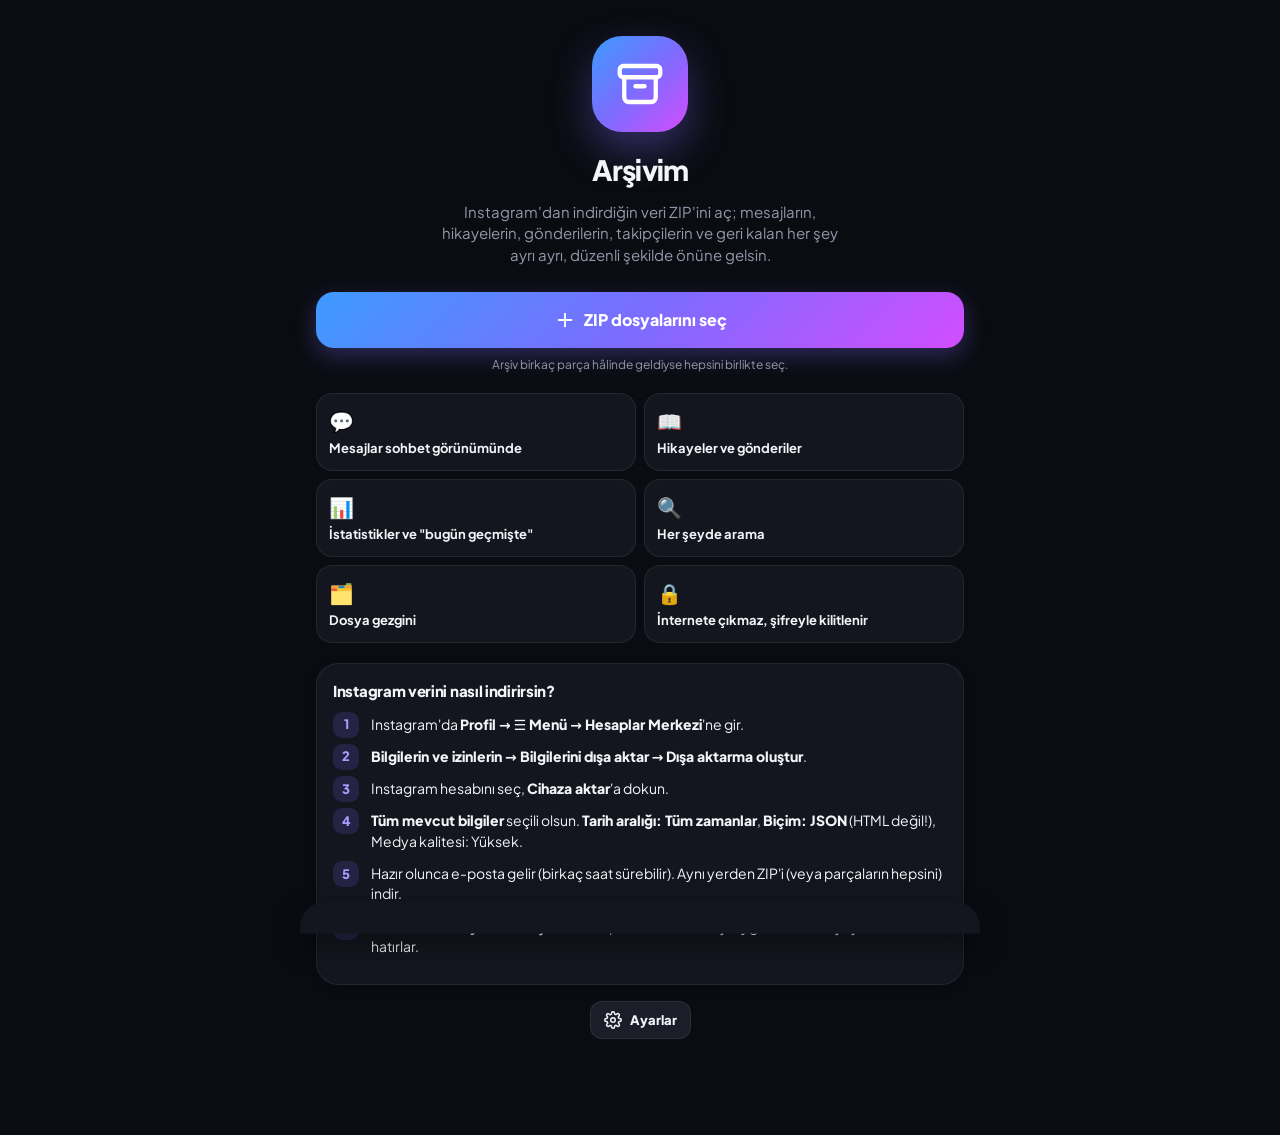
<file: arsiv/src/main/assets/index.html>
<!DOCTYPE html>
<html lang="tr">
<head>
<meta charset="UTF-8">
<meta name="viewport" content="width=device-width, initial-scale=1, viewport-fit=cover">
<meta http-equiv="Content-Security-Policy" content="default-src 'self'; script-src 'self' 'unsafe-inline'; style-src 'self' 'unsafe-inline'; img-src 'self' blob: data:; media-src 'self' blob:; font-src 'self'; connect-src 'self' blob:; frame-src 'self' blob: data:; object-src 'none'">
<title>Arşivim</title>
<style>
@font-face{font-family:Jakarta;font-weight:400 800;font-display:swap;src:url(fonts/jakarta-latin-ext.woff2) format("woff2");unicode-range:U+0100-02BA,U+02BD-02C5,U+02C7-02CC,U+02CE-02D7,U+02DD-02FF,U+0304,U+0308,U+0329,U+1D00-1DBF,U+1E00-1E9F,U+1EF2-1EFF,U+2020,U+20A0-20AB,U+20AD-20C4,U+2113,U+2C60-2C7F,U+A720-A7FF}
@font-face{font-family:Jakarta;font-weight:400 800;font-display:swap;src:url(fonts/jakarta-latin.woff2) format("woff2");unicode-range:U+0000-00FF,U+0131,U+0152-0153,U+02BB-02BC,U+02C6,U+02DA,U+02DC,U+0304,U+0308,U+0329,U+2000-206F,U+20AC,U+2122,U+2191,U+2193,U+2212,U+2215,U+FEFF,U+FFFD}
:root{
  --bg:#0b0c12;--surface:#14161f;--surface-2:#1b1e29;--surface-3:#252938;--line:rgba(255,255,255,.07);--line-2:rgba(255,255,255,.13);
  --text:#f4f5f9;--muted:#9299aa;--faint:#5e6475;
  --accent:#7c6cff;--accent-soft:rgba(124,108,255,.16);--accent-text:#a99fff;
  --grad:linear-gradient(135deg,#3d9bff 0%,#7c6cff 50%,#d24dff 100%);
  --ok:#3ddc97;--ok-soft:rgba(61,220,151,.13);--warn:#ffc35a;--warn-soft:rgba(255,195,90,.12);--bad:#ff6b81;--bad-soft:rgba(255,107,129,.13);
  --me:linear-gradient(135deg,#4f8bff,#8b5cff);--them:#232735;
  --shadow:0 10px 30px rgba(0,0,0,.4);--shadow-sm:0 2px 10px rgba(0,0,0,.25);--r:22px;color-scheme:dark;
}
:root[data-theme=light]{
  --bg:#f3f4f8;--surface:#fff;--surface-2:#eff0f5;--surface-3:#e2e4ec;--line:rgba(17,20,28,.07);--line-2:rgba(17,20,28,.13);
  --text:#12141b;--muted:#666d7d;--faint:#a0a6b3;
  --accent:#5b4ae8;--accent-soft:rgba(91,74,232,.1);--accent-text:#4f3fd6;
  --ok:#0f9d64;--ok-soft:rgba(15,157,100,.1);--warn:#9a6300;--warn-soft:rgba(240,170,40,.16);--bad:#d63852;--bad-soft:rgba(214,56,82,.09);
  --them:#e9eaf1;--shadow:0 10px 30px rgba(20,24,40,.09);--shadow-sm:0 2px 8px rgba(20,24,40,.06);color-scheme:light;
}
*{box-sizing:border-box;-webkit-tap-highlight-color:transparent}
html,body{margin:0;background:var(--bg);color:var(--text);overscroll-behavior-y:none}
body{font-family:Jakarta,"Segoe UI",Roboto,system-ui,sans-serif;font-size:15px;line-height:1.45;min-width:300px;-webkit-font-smoothing:antialiased}
button,input,select,textarea{font:inherit;color:inherit}
button{cursor:pointer;border:0;background:none;padding:0}
a{color:inherit;text-decoration:none}
svg{flex-shrink:0}
.wrap{max-width:680px;margin:0 auto;padding:10px 16px calc(96px + env(safe-area-inset-bottom))}
.muted{color:var(--muted)}.faint{color:var(--faint)}.small{font-size:13px}.tiny{font-size:12px}.b{font-weight:800}
.row{display:flex;align-items:center;gap:10px}.between{justify-content:space-between}.grow{flex:1;min-width:0}.center{text-align:center}.wrapline{flex-wrap:wrap}
.mt4{margin-top:4px}.mt8{margin-top:8px}.mt12{margin-top:12px}.mt16{margin-top:16px}.mt20{margin-top:20px}
.hidden{display:none!important}
.ell{white-space:nowrap;overflow:hidden;text-overflow:ellipsis}
h1,h2,h3{margin:0;letter-spacing:-.02em}
h2{font-size:18px;font-weight:800}h3{font-size:15px;font-weight:800}
.sec{font-size:12px;font-weight:800;color:var(--muted);text-transform:uppercase;letter-spacing:.09em;margin:24px 4px 10px;display:flex;align-items:center;justify-content:space-between;gap:8px}
.sec button{text-transform:none;letter-spacing:0;color:var(--accent-text);font-weight:800;font-size:13px}

/* üst çubuk */
.top{position:sticky;top:0;z-index:20;background:var(--bg);margin:0 -16px;padding:8px 12px 10px;display:flex;align-items:center;gap:6px}
.top .t{flex:1;min-width:0}
.top .t h1{font-size:20px;font-weight:800;white-space:nowrap;overflow:hidden;text-overflow:ellipsis}
.top .t .s{font-size:12px;color:var(--muted);font-weight:600;white-space:nowrap;overflow:hidden;text-overflow:ellipsis}
.top.home h1{font-size:26px;letter-spacing:-.03em}
.ib{width:42px;height:42px;border-radius:14px;display:grid;place-items:center;color:var(--text);flex-shrink:0}
.ib:active{background:var(--surface-2)}
.ib.on{background:var(--accent-soft);color:var(--accent-text)}

.card{background:var(--surface);border:1px solid var(--line);border-radius:var(--r);padding:16px;box-shadow:var(--shadow-sm)}
.hero{position:relative;overflow:hidden;padding:18px}
.hero::before{content:"";position:absolute;right:-80px;top:-100px;width:280px;height:280px;background:radial-gradient(closest-side,rgba(124,108,255,.28),transparent);pointer-events:none}
.hero::after{content:"";position:absolute;left:-90px;bottom:-120px;width:260px;height:260px;background:radial-gradient(closest-side,rgba(61,155,255,.18),transparent);pointer-events:none}
.hero>*{position:relative}
.pf{display:flex;align-items:center;gap:14px}
.pf .pic{width:74px;height:74px;border-radius:50%;padding:3px;background:var(--grad);flex-shrink:0}
.pf .pic>*{width:100%;height:100%;border-radius:50%;object-fit:cover;display:grid;place-items:center;background:var(--surface-3);font-size:28px;font-weight:800;color:#fff;border:3px solid var(--surface)}
.pf .nm{font-size:20px;font-weight:800;letter-spacing:-.02em;line-height:1.2;word-break:break-word}
.pf .un{color:var(--accent-text);font-weight:800;font-size:14px}
.bio{margin-top:12px;font-size:13px;color:var(--muted);white-space:pre-wrap;word-break:break-word}
.pills{display:flex;flex-wrap:wrap;gap:6px;margin-top:12px}
.pill{display:inline-flex;align-items:center;gap:5px;border-radius:99px;padding:5px 10px;font-size:12px;font-weight:800;background:var(--surface-2);color:var(--muted)}
.pill.acc{background:var(--accent-soft);color:var(--accent-text)}
.pill.ok{background:var(--ok-soft);color:var(--ok)}
.pill.warn{background:var(--warn-soft);color:var(--warn)}

.btn{display:inline-flex;align-items:center;justify-content:center;gap:8px;min-height:48px;padding:0 18px;border-radius:16px;font-weight:800;background:var(--surface-2);border:1px solid var(--line);transition:transform .1s}
.btn:active{transform:scale(.97)}
.btn.primary{background:var(--grad);border:0;color:#fff;box-shadow:0 8px 22px rgba(124,108,255,.3)}
.btn.danger{background:var(--bad-soft);border-color:transparent;color:var(--bad)}
.btn.block{width:100%}.btn.lg{min-height:56px;font-size:16px;border-radius:18px}
.btn.sm{min-height:38px;padding:0 13px;border-radius:12px;font-size:13px}
.btn[disabled]{opacity:.5;pointer-events:none}
.grid2{display:grid;grid-template-columns:1fr 1fr;gap:10px}

.tiles{display:grid;grid-template-columns:1fr 1fr;gap:10px}
.tile{background:var(--surface);border:1px solid var(--line);border-radius:20px;padding:14px;text-align:left;display:flex;flex-direction:column;gap:2px;min-height:96px;position:relative;overflow:hidden}
.tile:active{transform:scale(.98)}
.tile .e{font-size:22px;line-height:1}
.tile .v{font-size:24px;font-weight:800;letter-spacing:-.02em;margin-top:8px;font-variant-numeric:tabular-nums;line-height:1.1}
.tile .k{font-size:12px;color:var(--muted);font-weight:700}
.tile.big{grid-column:span 2;flex-direction:row;align-items:center;gap:14px;min-height:80px}
.tile.big .e{font-size:30px;width:52px;height:52px;border-radius:16px;display:grid;place-items:center;background:var(--accent-soft)}

.group{background:var(--surface);border:1px solid var(--line);border-radius:var(--r);overflow:hidden}
.item{display:flex;align-items:center;gap:13px;padding:12px 14px;border-top:1px solid var(--line);min-height:62px;width:100%;text-align:left}
.item:first-child{border-top:0}
button.item:active,a.item:active,.item.tap:active{background:var(--surface-2)}
.item .ic{width:40px;height:40px;border-radius:13px;display:grid;place-items:center;flex-shrink:0;font-size:20px;background:var(--surface-2)}
.item .tt{font-weight:800;line-height:1.25}
.item .st{font-size:12px;color:var(--muted);margin-top:2px}
.item .cnt{font-weight:800;font-size:13px;color:var(--muted);font-variant-numeric:tabular-nums}
.item .chev{color:var(--faint)}
.item.sel{background:var(--accent-soft)}

.search{display:flex;align-items:center;gap:10px;height:48px;border-radius:16px;background:var(--surface);border:1px solid var(--line);padding:0 14px;color:var(--muted)}
.search input{flex:1;background:transparent;border:0;outline:0;min-width:0;height:100%;color:var(--text)}
.search .clr{color:var(--faint)}
.chips{display:flex;gap:8px;overflow-x:auto;scrollbar-width:none;margin:0 -16px;padding:10px 16px 2px}
.chips::-webkit-scrollbar{display:none}
.chip{flex-shrink:0;padding:8px 13px;border-radius:99px;background:var(--surface);border:1px solid var(--line);font-size:13px;font-weight:800;color:var(--muted);white-space:nowrap}
.chip.on{background:var(--text);color:var(--bg);border-color:transparent}
.chip .n{opacity:.65;margin-left:5px}
.tools{display:flex;align-items:center;justify-content:space-between;gap:8px;margin:10px 2px 0;font-size:13px}
.tools button{display:inline-flex;align-items:center;gap:6px;font-weight:800;color:var(--muted);padding:6px 4px}

.avatar{border-radius:50%;display:grid;place-items:center;font-weight:800;color:#fff;flex-shrink:0;text-shadow:0 1px 2px rgba(0,0,0,.15);width:44px;height:44px;font-size:17px;overflow:hidden}
.avatar.sm{width:34px;height:34px;font-size:14px}
.avatar img{width:100%;height:100%;object-fit:cover}

/* kayıt kartları */
.rec{background:var(--surface);border:1px solid var(--line);border-radius:18px;padding:13px 14px;margin-top:8px}
.rec .h{display:flex;align-items:baseline;justify-content:space-between;gap:10px}
.rec .h b{font-weight:800;word-break:break-word;min-width:0}
.rec .h .d{font-size:12px;color:var(--faint);white-space:nowrap;font-weight:700}
.kvr{display:flex;gap:10px;font-size:13px;margin-top:5px;line-height:1.4}
.kvr .k{color:var(--muted);flex-shrink:0;max-width:42%;font-weight:700}
.kvr .v{min-width:0;overflow-wrap:anywhere;word-break:break-word}
.kvr a,.lnk{color:var(--accent-text);font-weight:700}
.mrow{display:flex;gap:6px;margin-top:10px;overflow-x:auto;scrollbar-width:none}
.mrow .th{width:72px;height:72px;border-radius:12px;flex-shrink:0}
.more{display:block;margin:14px auto 0}

/* medya ızgarası */
.mgrid{display:grid;grid-template-columns:repeat(3,1fr);gap:3px;border-radius:16px;overflow:hidden}
.th{position:relative;aspect-ratio:1;background:var(--surface-2);overflow:hidden;display:block;width:100%}
.th img,.th video{width:100%;height:100%;object-fit:cover;display:block;pointer-events:none;background:var(--surface-2)}
.th .badge{position:absolute;right:5px;top:5px;background:rgba(0,0,0,.55);color:#fff;border-radius:8px;padding:2px 5px;font-size:10px;font-weight:800;display:flex;align-items:center;gap:3px}
.th .ph{position:absolute;inset:0;display:grid;place-items:center;color:var(--faint);font-size:22px}
.th.missing img,.th.missing video{opacity:0}
.mhead{font-weight:800;font-size:13px;color:var(--muted);margin:18px 4px 8px;display:flex;justify-content:space-between}

/* mesajlar */
.chat{display:flex;flex-direction:column;gap:2px;padding-bottom:8px}
.day{align-self:center;margin:14px 0 8px;font-size:12px;font-weight:800;color:var(--muted);background:var(--surface);border:1px solid var(--line);padding:4px 12px;border-radius:99px}
.who{font-size:12px;font-weight:800;color:var(--accent-text);margin:8px 0 2px 10px}
.bub{max-width:80%;padding:8px 12px 6px;border-radius:20px;background:var(--them);word-break:break-word;overflow-wrap:anywhere;align-self:flex-start;position:relative;margin-top:2px}
.bub.me{align-self:flex-end;background:var(--me);color:#fff}
.bub .tm{font-size:10px;opacity:.6;font-weight:700;text-align:right;margin-top:2px}
.bub.media{padding:4px;background:transparent}
.bub.media.me{background:transparent}
.bub .mg{display:grid;grid-template-columns:repeat(2,1fr);gap:3px;border-radius:16px;overflow:hidden;width:min(210px,56vw)}
.bub .mg.one{grid-template-columns:1fr}
.bub .mg .th{border-radius:0}
.bub audio{width:min(260px,64vw);height:40px;display:block}
.bub .share{display:block;margin-top:4px;padding:8px 10px;border-radius:12px;background:rgba(0,0,0,.18);font-size:13px}
.bub .share b{display:block;font-size:12px;opacity:.8}
.bub .sys{font-style:italic;opacity:.8}
.bub.hl{outline:3px solid var(--warn);outline-offset:2px}
.react{font-size:13px;margin:-6px 8px 4px;align-self:flex-start;background:var(--surface);border:1px solid var(--line);border-radius:99px;padding:1px 7px;position:relative;z-index:1}
.react.me{align-self:flex-end}
.call{align-self:center;font-size:12px;color:var(--muted);font-weight:700;margin:6px 0;background:var(--surface-2);padding:5px 12px;border-radius:99px}
mark{background:var(--warn-soft);color:var(--warn);border-radius:4px;padding:0 2px}
.bub.me mark{background:rgba(255,255,255,.3);color:#fff}

/* grafikler */
.bars{display:flex;align-items:flex-end;height:130px;gap:4px;margin-top:14px}
.bars .c{flex:1;display:flex;flex-direction:column;align-items:center;justify-content:flex-end;height:100%;gap:5px;min-width:0}
.bars .bw{flex:1;width:100%;display:flex;align-items:flex-end;justify-content:center}
.bars .b{width:100%;max-width:34px;border-radius:7px 7px 3px 3px;background:var(--grad);min-height:3px}
.bars .b.z{background:var(--surface-3)}
.bars .n{font-size:10px;font-weight:800;height:13px;white-space:nowrap}
.bars .d{font-size:10px;color:var(--muted);font-weight:700;white-space:nowrap;height:13px}
.hbar{display:flex;align-items:center;gap:10px;padding:8px 0;border-top:1px solid var(--line);width:100%;text-align:left}
.hbar:first-child{border-top:0}
.hbar .nm{width:38%;font-weight:800;font-size:13px}
.hbar .tr{flex:1;height:10px;border-radius:99px;background:var(--surface-2);overflow:hidden}
.hbar .tr i{display:block;height:100%;border-radius:99px;background:var(--grad)}
.hbar .vv{font-size:12px;font-weight:800;color:var(--muted);min-width:46px;text-align:right;font-variant-numeric:tabular-nums}
.heat{display:grid;grid-template-columns:repeat(24,1fr);gap:2px;margin-top:12px}
.heat i{aspect-ratio:1;border-radius:3px;background:var(--accent)}
.emo{display:flex;flex-wrap:wrap;gap:8px;margin-top:12px}
.emo span{background:var(--surface-2);border-radius:14px;padding:6px 10px;font-size:20px;display:inline-flex;align-items:center;gap:6px}
.emo small{font-size:12px;font-weight:800;color:var(--muted)}
.stat2{display:grid;grid-template-columns:1fr 1fr;gap:10px}
.stat2 .card{padding:14px}
.stat2 .k{font-size:12px;color:var(--muted);font-weight:700}
.stat2 .v{font-size:22px;font-weight:800;letter-spacing:-.02em;margin-top:2px;font-variant-numeric:tabular-nums}
.seg{display:flex;background:var(--surface-2);border-radius:14px;padding:4px;gap:4px}
.seg button{flex:1;padding:8px 6px;border-radius:10px;font-size:13px;font-weight:800;color:var(--muted);white-space:nowrap}
.seg button.on{background:var(--surface-3);color:var(--text)}
:root[data-theme=light] .seg button.on{background:var(--surface);box-shadow:var(--shadow-sm)}

/* dosyalar */
.crumbs{display:flex;gap:4px;overflow-x:auto;scrollbar-width:none;margin:8px -16px 0;padding:0 16px;font-size:13px;font-weight:800;color:var(--muted)}
.crumbs::-webkit-scrollbar{display:none}
.crumbs button{white-space:nowrap;padding:6px 8px;border-radius:10px;background:var(--surface)}
.crumbs button:last-child{color:var(--text);background:var(--accent-soft)}
pre.code{background:var(--surface);border:1px solid var(--line);border-radius:16px;padding:12px;font:12px/1.5 ui-monospace,Menlo,Consolas,monospace;white-space:pre-wrap;word-break:break-word;overflow:auto;max-height:70vh;user-select:text}
.jt{font:12.5px/1.6 ui-monospace,Menlo,Consolas,monospace;background:var(--surface);border:1px solid var(--line);border-radius:16px;padding:10px 12px;overflow-x:auto;user-select:text}
.jt details{padding-left:14px}
.jt summary{margin-left:-14px;cursor:pointer;color:var(--muted);list-style:none}
.jt summary::before{content:"▸ ";color:var(--faint)}
.jt details[open]>summary::before{content:"▾ "}
.jt .jk{color:var(--accent-text)}.jt .js{color:var(--ok)}.jt .jn{color:var(--warn)}.jt .jb{color:#ff8fb1}
.jt .jl{padding-left:14px;word-break:break-word}
.prev{border-radius:18px;overflow:hidden;background:var(--surface);border:1px solid var(--line);display:grid;place-items:center;min-height:120px}
.prev img,.prev video{max-width:100%;max-height:70vh;display:block}
.prev audio{width:100%;margin:16px}
iframe.html{width:100%;height:70vh;border:1px solid var(--line);border-radius:16px;background:#fff}

/* alt menü */
.nav{position:fixed;left:0;right:0;bottom:0;z-index:30;background:color-mix(in srgb,var(--bg) 88%,transparent);backdrop-filter:blur(16px);-webkit-backdrop-filter:blur(16px);border-top:1px solid var(--line);padding:6px 6px calc(6px + env(safe-area-inset-bottom));display:flex;justify-content:center}
.nav .in{display:flex;max-width:680px;width:100%}
.nav button{flex:1;display:flex;flex-direction:column;align-items:center;gap:3px;padding:6px 0;font-size:11px;font-weight:800;color:var(--faint);position:relative}
.nav button.on{color:var(--text)}
.nav button.on svg{color:var(--accent-text)}
.nav .dot{position:absolute;top:3px;left:calc(50% + 8px);min-width:8px;height:8px;border-radius:99px;background:var(--accent)}

/* görüntüleyici */
.viewer{position:fixed;inset:0;z-index:60;background:#000;display:flex;flex-direction:column;color:#fff;touch-action:pan-y}
.viewer .vb{display:flex;align-items:center;gap:8px;padding:calc(8px + env(safe-area-inset-top)) 10px 8px;background:linear-gradient(rgba(0,0,0,.6),transparent);position:absolute;left:0;right:0;top:0;z-index:2}
.viewer .vb .ib{color:#fff}
.viewer .vb .t{flex:1;min-width:0;font-weight:800;font-size:14px}
.viewer .vb .t small{display:block;font-weight:600;opacity:.7;font-size:12px}
.viewer .vs{flex:1;display:flex;align-items:center;justify-content:center;min-height:0;position:relative}
.viewer .vs img,.viewer .vs video{max-width:100%;max-height:100%;object-fit:contain}
.viewer .vf{position:absolute;left:0;right:0;bottom:0;padding:24px 16px calc(14px + env(safe-area-inset-bottom));background:linear-gradient(transparent,rgba(0,0,0,.75));font-size:14px;max-height:40vh;overflow:auto;white-space:pre-wrap;word-break:break-word}
.viewer .nx{position:absolute;top:50%;transform:translateY(-50%);width:44px;height:64px;display:grid;place-items:center;color:#fff;opacity:.7;z-index:2}
.viewer .nx.l{left:0}.viewer .nx.r{right:0}
.viewer .miss{opacity:.7;text-align:center;padding:30px}

/* alt pencere */
.scrim{position:fixed;inset:0;background:rgba(0,0,0,.5);z-index:50;opacity:0;pointer-events:none;transition:opacity .2s}
.scrim.show{opacity:1;pointer-events:auto}
.sheet{position:fixed;left:0;right:0;bottom:0;z-index:51;max-width:680px;margin:0 auto;background:var(--surface);border-radius:26px 26px 0 0;padding:10px 18px calc(22px + env(safe-area-inset-bottom));transform:translateY(105%);transition:transform .25s cubic-bezier(.2,.8,.2,1);max-height:86vh;overflow:auto;box-shadow:var(--shadow)}
.sheet.show{transform:none}
.sheet .grab{width:40px;height:5px;border-radius:9px;background:var(--line-2);margin:0 auto 14px}
.sheet h2{margin-bottom:6px}
.toast{position:fixed;left:50%;bottom:calc(94px + env(safe-area-inset-bottom));transform:translateX(-50%) translateY(20px);background:var(--text);color:var(--bg);padding:11px 16px;border-radius:14px;font-weight:800;font-size:13px;z-index:70;opacity:0;pointer-events:none;transition:.2s;max-width:calc(100% - 32px);text-align:center}
.toast.show{opacity:1;transform:translateX(-50%)}

.banner{display:flex;gap:10px;align-items:flex-start;border-radius:16px;padding:12px 14px;font-size:13px;font-weight:600;margin-top:12px;background:var(--warn-soft);color:var(--warn)}
.banner.info{background:var(--accent-soft);color:var(--accent-text)}
.prog{height:6px;border-radius:99px;background:var(--surface-3);overflow:hidden;margin-top:8px}
.prog i{display:block;height:100%;background:var(--grad);transition:width .2s}
.busy{display:flex;align-items:center;gap:10px;font-size:13px;font-weight:700;color:var(--muted)}
.spin{width:18px;height:18px;border-radius:50%;border:2.5px solid var(--surface-3);border-top-color:var(--accent);animation:sp 0.8s linear infinite;flex-shrink:0}
@keyframes sp{to{transform:rotate(360deg)}}
.empty{text-align:center;color:var(--muted);padding:40px 20px;font-weight:600}
.empty .e{font-size:44px;margin-bottom:10px}
.steps{counter-reset:s;list-style:none;padding:0;margin:12px 0 0}
.steps li{counter-increment:s;position:relative;padding:0 0 12px 38px;font-size:14px}
.steps li::before{content:counter(s);position:absolute;left:0;top:-2px;width:26px;height:26px;border-radius:9px;background:var(--accent-soft);color:var(--accent-text);font-weight:800;display:grid;place-items:center;font-size:13px}
.steps b{font-weight:800}
.onb{text-align:center;padding:26px 6px 6px}
.onb .logo{width:96px;height:96px;border-radius:30px;background:var(--grad);margin:0 auto 18px;display:grid;place-items:center;box-shadow:0 18px 40px rgba(124,108,255,.35)}
.onb h1{font-size:28px;font-weight:800;letter-spacing:-.03em}
.onb p{color:var(--muted);margin:10px auto 0;max-width:420px}
.feat{display:grid;grid-template-columns:1fr 1fr;gap:8px;margin-top:20px;text-align:left}
.feat div{background:var(--surface);border:1px solid var(--line);border-radius:16px;padding:12px;font-size:13px;font-weight:700}
.feat div span{display:block;font-size:20px;margin-bottom:4px}
.switch{width:50px;height:30px;border-radius:99px;background:var(--surface-3);position:relative;flex-shrink:0;transition:.2s}
.switch::after{content:"";position:absolute;left:3px;top:3px;width:24px;height:24px;border-radius:50%;background:#fff;transition:.2s;box-shadow:0 1px 3px rgba(0,0,0,.3)}
.switch.on{background:var(--accent)}
.switch.on::after{left:23px}

/* kilit */
.lock{position:fixed;inset:0;z-index:90;background:var(--bg);display:flex;flex-direction:column;align-items:center;justify-content:center;padding:30px}
.dots{display:flex;gap:14px;margin:22px 0 30px}
.dots i{width:14px;height:14px;border-radius:50%;border:2px solid var(--line-2)}
.dots i.f{background:var(--accent);border-color:var(--accent)}
.dots.err{animation:shake .35s}
@keyframes shake{25%{transform:translateX(-8px)}75%{transform:translateX(8px)}}
.keys{display:grid;grid-template-columns:repeat(3,76px);gap:14px}
.keys button{height:76px;border-radius:50%;background:var(--surface);border:1px solid var(--line);font-size:26px;font-weight:700}
.keys button:active{background:var(--surface-3)}
.keys button.nb{background:none;border:0;font-size:14px;color:var(--muted)}
</style>
</head>
<body>
<main id="main" class="wrap"></main>
<nav class="nav hidden" id="nav"><div class="in"></div></nav>
<div class="scrim" id="scrim"></div>
<div class="sheet" id="sheet"></div>
<div class="toast" id="toast"></div>
<div id="viewer" class="viewer hidden"></div>
<div id="lock" class="lock hidden"></div>
<input type="file" id="zipIn" multiple accept=".zip,application/zip" hidden>
<script>
"use strict";
/* ================= TEMEL ================= */
const B = window.AndroidBridge || null;
const ORIGIN = location.origin;
const $ = (s, r = document) => r.querySelector(s);
const esc = s => String(s == null ? "" : s).replace(/[&<>"']/g, c => ({"&": "&amp;", "<": "&lt;", ">": "&gt;", '"': "&quot;", "'": "&#39;"}[c]));
const NF = new Intl.NumberFormat("tr-TR");
const fmt = n => NF.format(n || 0);
const MONTHS = ["Ocak", "Şubat", "Mart", "Nisan", "Mayıs", "Haziran", "Temmuz", "Ağustos", "Eylül", "Ekim", "Kasım", "Aralık"];
const MON3 = ["Oca", "Şub", "Mar", "Nis", "May", "Haz", "Tem", "Ağu", "Eyl", "Eki", "Kas", "Ara"];
const DAYS = ["Pazar", "Pazartesi", "Salı", "Çarşamba", "Perşembe", "Cuma", "Cumartesi"];
const DAY3 = ["Paz", "Pzt", "Sal", "Çar", "Per", "Cum", "Cmt"];
const sleep = ms => new Promise(r => setTimeout(r, ms));
function toSec(t) { t = Number(t); if (!t || !isFinite(t)) return null; return t > 1e11 ? t / 1000 : t; }
function fDate(ts) { if (!ts) return ""; const d = new Date(ts * 1000); return d.getDate() + " " + MONTHS[d.getMonth()] + " " + d.getFullYear(); }
function fTime(ts) { const d = new Date(ts * 1000); return String(d.getHours()).padStart(2, "0") + ":" + String(d.getMinutes()).padStart(2, "0"); }
function fDT(ts) { return ts ? fDate(ts) + " " + fTime(ts) : ""; }
function fShort(ts) {
  if (!ts) return "";
  const d = new Date(ts * 1000), now = new Date();
  if (d.toDateString() === now.toDateString()) return fTime(ts);
  if (d.getFullYear() === now.getFullYear()) return d.getDate() + " " + MON3[d.getMonth()];
  return d.getDate() + "." + String(d.getMonth() + 1).padStart(2, "0") + "." + d.getFullYear();
}
function dayKey(ts) { const d = new Date(ts * 1000); return d.getFullYear() + "-" + String(d.getMonth() + 1).padStart(2, "0") + "-" + String(d.getDate()).padStart(2, "0"); }
function fSize(b) {
  if (b == null) return "";
  if (b < 1024) return b + " B";
  const u = ["KB", "MB", "GB", "TB"]; let i = -1;
  do { b /= 1024; i++; } while (b >= 1024 && i < 3);
  return b.toLocaleString("tr-TR", {maximumFractionDigits: b < 10 ? 1 : 0}) + " " + u[i];
}
function fDur(s) { s = Math.round(s || 0); if (s < 60) return s + " sn"; const m = Math.floor(s / 60); if (m < 60) return m + " dk"; return Math.floor(m / 60) + " sa " + (m % 60) + " dk"; }
function fold(s) { return String(s || "").toLocaleLowerCase("tr").normalize("NFD").replace(/[̀-ͯ]/g, "").replace(/ı/g, "i"); }
function hl(text, q) {
  const t = String(text || "");
  if (!q) return esc(t);
  const f = fold(t), fq = fold(q);
  // fold() harf sayısını korur (NFD işaretleri silinince), bu yüzden konumlar örtüşür
  if (f.length !== t.length) return esc(t);
  let out = "", i = 0, k;
  while ((k = f.indexOf(fq, i)) >= 0 && fq) { out += esc(t.slice(i, k)) + "<mark>" + esc(t.slice(k, k + fq.length)) + "</mark>"; i = k + fq.length; }
  return out + esc(t.slice(i));
}
function snippet(text, q, n = 70) {
  const t = String(text || ""), k = fold(t).indexOf(fold(q));
  if (k < 0 || t.length <= n) return t.slice(0, n * 2);
  const s = Math.max(0, k - 25);
  return (s > 0 ? "…" : "") + t.slice(s, s + n * 2);
}
const COLORS = [["#ff6a3d", "#ff3d7f"], ["#7c6cff", "#3d9bff"], ["#3ddc97", "#1e9bd7"], ["#ffb13d", "#ff6a3d"], ["#d24dff", "#7c6cff"], ["#ff3d7f", "#d24dff"], ["#1ec8c8", "#3d6bff"], ["#8bc34a", "#20a060"]];
function hash(s) { let h = 0; for (let i = 0; i < s.length; i++) h = (h * 31 + s.charCodeAt(i)) | 0; return Math.abs(h); }
function initial(s) { const m = String(s || "?").replace(/^[@_.\s]+/, "").match(/\p{L}|\p{N}/u); return m ? m[0].toLocaleUpperCase("tr") : "?"; }
function avatar(name, cls = "") { const c = COLORS[hash(String(name)) % COLORS.length]; return `<div class="avatar ${cls}" style="background:linear-gradient(135deg,${c[0]},${c[1]})">${esc(initial(name))}</div>`; }
const EXT = n => (String(n).toLowerCase().match(/\.([a-z0-9]+)$/) || [])[1] || "";
function kindOf(path) {
  const e = EXT(path), p = String(path).toLowerCase();
  if (/^(jpe?g|png|webp|gif|heic|bmp)$/.test(e)) return "image";
  if (e === "mp4" && /(^|\/)audio\//.test(p)) return "audio";
  if (/^(mp4|mov|webm|3gp|m4v)$/.test(e)) return "video";
  if (/^(m4a|aac|mp3|ogg|opus|wav)$/.test(e)) return "audio";
  if (e === "json") return "json";
  if (/^html?$/.test(e)) return "html";
  if (/^(txt|csv|xml)$/.test(e)) return "text";
  return "other";
}
const MIME = {jpg: "image/jpeg", jpeg: "image/jpeg", png: "image/png", webp: "image/webp", gif: "image/gif", heic: "image/heic", mp4: "video/mp4", mov: "video/quicktime", webm: "video/webm", m4a: "audio/mp4", aac: "audio/aac", mp3: "audio/mpeg", ogg: "audio/ogg", opus: "audio/ogg", wav: "audio/wav", json: "application/json", html: "text/html", htm: "text/html", txt: "text/plain", csv: "text/plain"};
const mimeOf = n => kindOf(n) === "audio" && EXT(n) === "mp4" ? "audio/mp4" : (MIME[EXT(n)] || "application/octet-stream");

const ICON = {
  home: '<path d="M3 10.5 12 3l9 7.5V20a1 1 0 0 1-1 1h-5v-6H9v6H4a1 1 0 0 1-1-1z"/>',
  chat: '<path d="M21 12a8 8 0 0 1-11.6 7.1L4 20l1-4.6A8 8 0 1 1 21 12z"/>',
  image: '<rect x="3" y="3" width="18" height="18" rx="4"/><circle cx="9" cy="9" r="2"/><path d="m21 15-5-5L5 21"/>',
  search: '<circle cx="11" cy="11" r="7"/><path d="m20 20-3.5-3.5"/>',
  folder: '<path d="M3 7a2 2 0 0 1 2-2h4l2 2h8a2 2 0 0 1 2 2v8a2 2 0 0 1-2 2H5a2 2 0 0 1-2-2z"/>',
  gear: '<circle cx="12" cy="12" r="3"/><path d="M19.4 15a1.7 1.7 0 0 0 .3 1.8l.1.1a2 2 0 1 1-2.8 2.8l-.1-.1a1.7 1.7 0 0 0-1.8-.3 1.7 1.7 0 0 0-1 1.5V21a2 2 0 1 1-4 0v-.1a1.7 1.7 0 0 0-1.1-1.5 1.7 1.7 0 0 0-1.8.3l-.1.1a2 2 0 1 1-2.8-2.8l.1-.1a1.7 1.7 0 0 0 .3-1.8 1.7 1.7 0 0 0-1.5-1H3a2 2 0 1 1 0-4h.1a1.7 1.7 0 0 0 1.5-1.1 1.7 1.7 0 0 0-.3-1.8l-.1-.1a2 2 0 1 1 2.8-2.8l.1.1a1.7 1.7 0 0 0 1.8.3H9a1.7 1.7 0 0 0 1-1.5V3a2 2 0 1 1 4 0v.1a1.7 1.7 0 0 0 1 1.5 1.7 1.7 0 0 0 1.8-.3l.1-.1a2 2 0 1 1 2.8 2.8l-.1.1a1.7 1.7 0 0 0-.3 1.8V9a1.7 1.7 0 0 0 1.5 1H21a2 2 0 1 1 0 4h-.1a1.7 1.7 0 0 0-1.5 1z"/>',
  back: '<path d="M15 18l-6-6 6-6"/>', chev: '<path d="m9 18 6-6-6-6"/>', x: '<path d="M18 6 6 18M6 6l12 12"/>',
  down: '<path d="M12 3v12m0 0-5-5m5 5 5-5M5 21h14"/>',
  share: '<circle cx="18" cy="5" r="3"/><circle cx="6" cy="12" r="3"/><circle cx="18" cy="19" r="3"/><path d="m8.6 13.5 6.8 4M15.4 6.5l-6.8 4"/>',
  play: '<path d="M8 5v14l11-7z" fill="currentColor"/>', cal: '<rect x="3" y="4" width="18" height="18" rx="3"/><path d="M16 2v4M8 2v4M3 10h18"/>',
  chart: '<path d="M4 20V10M10 20V4M16 20v-7M22 20H2"/>', lock: '<rect x="4" y="11" width="16" height="10" rx="3"/><path d="M8 11V7a4 4 0 0 1 8 0v4"/>',
  plus: '<path d="M12 5v14M5 12h14"/>', trash: '<path d="M3 6h18M8 6V4h8v2M6 6l1 14h10l1-14"/>', sort: '<path d="M7 4v16M3 16l4 4 4-4M17 20V4M13 8l4-4 4 4"/>',
  info: '<circle cx="12" cy="12" r="9"/><path d="M12 16v-5M12 8h.01"/>', up: '<path d="M12 19V5M5 12l7-7 7 7"/>', list: '<path d="M8 6h13M8 12h13M8 18h13M3 6h.01M3 12h.01M3 18h.01"/>',
  ext: '<path d="M14 4h6v6M20 4l-9 9M19 14v5a1 1 0 0 1-1 1H5a1 1 0 0 1-1-1V6a1 1 0 0 1 1-1h5"/>'
};
const ic = (n, s = 22) => `<svg width="${s}" height="${s}" viewBox="0 0 24 24" fill="none" stroke="currentColor" stroke-width="2" stroke-linecap="round" stroke-linejoin="round" aria-hidden="true">${ICON[n]}</svg>`;

/* ================= AYARLAR ================= */
const KEY = "arsivim-v1";
let S = {theme: "dark", pin: null, lastTab: "home"};
try { Object.assign(S, JSON.parse(localStorage.getItem(KEY) || "{}")); } catch (e) {}
function save() { try { localStorage.setItem(KEY, JSON.stringify(S)); } catch (e) {} }
function applyTheme() {
  const dark = S.theme === "dark" || (S.theme === "auto" && matchMedia("(prefers-color-scheme: dark)").matches);
  document.documentElement.dataset.theme = dark ? "dark" : "light";
  try { B && B.setBars && B.setBars(dark ? "#0b0c12" : "#f3f4f8", !dark); } catch (e) {}
}
applyTheme();
matchMedia("(prefers-color-scheme: dark)").addEventListener?.("change", () => S.theme === "auto" && applyTheme());

/* ================= UI YARDIMCILARI ================= */
let ACT = new Map(), actN = 0;
const A = fn => { const id = "a" + (++actN); ACT.set(id, fn); return id; };
document.addEventListener("click", e => {
  const el = e.target.closest("[data-a]");
  if (!el) return;
  const f = ACT.get(el.dataset.a);
  if (f) { e.preventDefault(); f(el, e); }
});
let toastT;
function toast(m, ms = 2400) { const t = $("#toast"); t.textContent = m; t.classList.add("show"); clearTimeout(toastT); toastT = setTimeout(() => t.classList.remove("show"), ms); }
function sheet(html, onOpen) {
  const s = $("#sheet");
  s.innerHTML = '<div class="grab"></div>' + html;
  s.classList.add("show"); $("#scrim").classList.add("show");
  s.scrollTop = 0;
  onOpen && onOpen(s);
}
function closeSheet() { $("#sheet").classList.remove("show"); $("#scrim").classList.remove("show"); }
const sheetOpen = () => $("#sheet").classList.contains("show");
$("#scrim").onclick = closeSheet;
function downloadBlobUrl(url, name) { const a = document.createElement("a"); a.href = url; a.download = name; document.body.appendChild(a); a.click(); a.remove(); }
function saveText(name, text, mime = "text/plain") {
  if (B && B.saveText) { const p = B.saveText(name, text, mime); toast(p ? p + " kaydedildi" : "Kaydedilemedi"); return; }
  downloadBlobUrl(URL.createObjectURL(new Blob([text], {type: mime + ";charset=utf-8"})), name);
}
async function saveEntry(e) {
  if (!e) return;
  const name = e.base;
  if (B && B.saveEntry) { const p = B.saveEntry(e.a, e.name, name); toast(p ? p + " kaydedildi" : "Kaydedilemedi"); return; }
  downloadBlobUrl(await Arc.url(e), name);
}

/* ================= ARŞİV (ZIP) KATMANI ================= */
const UTF = new TextDecoder("utf-8", {fatal: true});
// Instagram, Türkçe karakterleri bozuk kodlar ("ÅŸ" gibi): baytları yeniden UTF-8 olarak çöz
function fixStr(s) {
  if (typeof s !== "string" || !/[\u0080-ÿ]/.test(s) || /[^\u0000-ÿ]/.test(s)) return s;
  const b = new Uint8Array(s.length);
  for (let i = 0; i < s.length; i++) b[i] = s.charCodeAt(i);
  try { return UTF.decode(b); } catch (e) { return s; }
}
const parseJSON = t => JSON.parse(t, (k, v) => typeof v === "string" ? fixStr(v) : v);

const ROOTS = new Set(["your_instagram_activity", "connections", "personal_information", "security_and_login_information", "logged_information", "ads_information", "preferences", "media", "apps_and_websites_off_of_instagram", "messages", "content", "followers_and_following", "comments", "likes", "saved", "story_sticker_interactions", "login_and_account_creation", "ads_and_businesses", "information_about_you", "recent_searches", "account_information", "devices", "settings", "your_topics", "monetization", "shopping", "events", "fundraisers", "guides", "reports", "autofill_information", "professional_information", "threads", "files", "past_instagram_insights", "additional_information", "story_interactions", "your_activity_across_facebook", "fb_and_ig_activity", "linked_meta_accounts", "privacy_checkup", "meta_ai"]);

const Arc = {
  archives: [], entries: [], byRel: new Map(), byBase: new Map(), files: [], urls: new Map(), jcache: new Map(), sig: "",
  async load() {
    let raw = [];
    if (B) {
      const r = await fetch(ORIGIN + "/zipidx/?t=" + Date.now());
      const j = await r.json();
      this.archives = j.archives;
      raw = j.entries.map(x => ({a: x[0], name: x[1], size: x[2]}));
    } else {
      this.archives = [];
      for (let a = 0; a < this.files.length; a++) {
        const f = this.files[a];
        try { const list = await zipIndex(f, a); raw.push(...list); this.archives.push({name: f.name, size: f.size, ok: true}); }
        catch (err) { this.archives.push({name: f.name, size: f.size, ok: false, err: err.message}); }
      }
    }
    this.build(raw);
  },
  build(raw) {
    this.entries = []; this.byRel = new Map(); this.byBase = new Map(); this.jcache = new Map();
    for (const u of this.urls.values()) if (u.startsWith("blob:")) URL.revokeObjectURL(u);
    this.urls = new Map();
    const per = new Map();
    for (const e of raw) { if (e.name.endsWith("/")) continue; (per.get(e.a) || per.set(e.a, []).get(e.a)).push(e); }
    for (const [, list] of per) {
      // Arşivin tamamı tek bir üst klasördeyse (ör. "instagram-kullanici-2024…/") o klasörü at
      const firsts = new Set(list.map(e => e.name.includes("/") ? e.name.split("/")[0] : ""));
      let strip = "";
      if (firsts.size === 1) { const f = [...firsts][0]; if (f && !ROOTS.has(f)) strip = f + "/"; }
      for (const e of list) {
        e.rel = strip && e.name.startsWith(strip) ? e.name.slice(strip.length) : e.name;
        e.base = e.rel.split("/").pop();
        e.dir = e.rel.slice(0, e.rel.length - e.base.length).replace(/\/$/, "");
        e.kind = kindOf(e.rel);
        this.entries.push(e);
        if (!this.byRel.has(e.rel)) this.byRel.set(e.rel, e);
        const b = this.byBase.get(e.base);
        this.byBase.set(e.base, b === undefined ? e : null); // null = aynı adda birden çok dosya
      }
    }
    this.sig = this.archives.map(a => a.name + ":" + a.size).join("|");
  },
  resolve(uri) {
    if (!uri || /^https?:/i.test(uri)) return null;
    let u = String(uri).replace(/^\.?\//, "");
    let e = this.byRel.get(u);
    if (e) return e;
    const parts = u.split("/"), k = parts.findIndex(p => ROOTS.has(p));
    if (k > 0) { e = this.byRel.get(parts.slice(k).join("/")); if (e) return e; }
    e = this.byBase.get(parts[parts.length - 1]);
    return e || null;
  },
  async url(e) {
    if (B) return ORIGIN + "/zip/" + e.a + "/" + e.name.split("/").map(encodeURIComponent).join("/");
    const k = e.a + "/" + e.name;
    let u = this.urls.get(k);
    if (!u) { u = URL.createObjectURL(await entryBlob(e)); this.urls.set(k, u); }
    return u;
  },
  async text(e) {
    if (B) { const r = await fetch(await this.url(e)); if (!r.ok) throw new Error("Dosya okunamadı"); return r.text(); }
    return (await entryBlob(e)).text();
  },
  async json(e, cache = true) {
    const k = e.a + "/" + e.name;
    if (this.jcache.has(k)) return this.jcache.get(k);
    const j = parseJSON(await this.text(e));
    if (cache) this.jcache.set(k, j);
    return j;
  },
  totalSize() { return this.archives.reduce((s, a) => s + (a.size || 0), 0); }
};

async function zipIndex(file, a) {
  const size = file.size, tailLen = Math.min(size, 65557 + 22);
  const tail = new DataView(await file.slice(size - tailLen).arrayBuffer());
  let eocd = -1;
  for (let i = tail.byteLength - 22; i >= 0; i--) if (tail.getUint32(i, true) === 0x06054b50) { eocd = i; break; }
  if (eocd < 0) throw new Error("ZIP okunamadı (dosya eksik inmiş olabilir)");
  const u64 = (dv, o) => Number(dv.getBigUint64(o, true)), MAX = 0xFFFFFFFF;
  let cdSize = tail.getUint32(eocd + 12, true), cdOff = tail.getUint32(eocd + 16, true), n = tail.getUint16(eocd + 10, true);
  if ((n === 0xFFFF || cdSize === MAX || cdOff === MAX) && eocd >= 20 && tail.getUint32(eocd - 20, true) === 0x07064b50) {
    const e64 = u64(tail, eocd - 12);
    const z = new DataView(await file.slice(e64, e64 + 56).arrayBuffer());
    if (z.getUint32(0, true) === 0x06064b50) { n = u64(z, 32); cdSize = u64(z, 40); cdOff = u64(z, 48); }
  }
  const cd = new DataView(await file.slice(cdOff, cdOff + cdSize).arrayBuffer());
  const out = [], dec = new TextDecoder();
  let p = 0;
  for (let i = 0; i < n && p + 46 <= cd.byteLength; i++) {
    if (cd.getUint32(p, true) !== 0x02014b50) break;
    const method = cd.getUint16(p + 10, true);
    let usize = cd.getUint32(p + 24, true), csize = cd.getUint32(p + 20, true), lho = cd.getUint32(p + 42, true);
    const nl = cd.getUint16(p + 28, true), xl = cd.getUint16(p + 30, true), cl = cd.getUint16(p + 32, true);
    const name = dec.decode(new Uint8Array(cd.buffer, p + 46, nl));
    if (usize === MAX || csize === MAX || lho === MAX) {
      for (let q = p + 46 + nl, end = q + xl; q + 4 <= end; q += 4 + cd.getUint16(q + 2, true)) {
        if (cd.getUint16(q, true) !== 1) continue;
        let o = q + 4;
        if (usize === MAX) { usize = u64(cd, o); o += 8; }
        if (csize === MAX) { csize = u64(cd, o); o += 8; }
        if (lho === MAX) lho = u64(cd, o);
        break;
      }
    }
    p += 46 + nl + xl + cl;
    out.push({a, name, size: usize, csize, lho, method});
  }
  return out;
}
async function entryBlob(e) {
  const f = Arc.files[e.a];
  const lh = new DataView(await f.slice(e.lho, e.lho + 30).arrayBuffer());
  const start = e.lho + 30 + lh.getUint16(26, true) + lh.getUint16(28, true);
  const raw = f.slice(start, start + e.csize), type = mimeOf(e.name);
  if (e.method === 0) return new Blob([raw], {type});
  if (e.method === 8) return new Blob([await new Response(raw.stream().pipeThrough(new DecompressionStream("deflate-raw"))).blob()], {type});
  throw new Error("Desteklenmeyen sıkıştırma");
}

/* ================= KATALOG: dosyaları kategorilere ayır ================= */
const T = { // dosya adı → Türkçe başlık
  followers: ["Takipçiler", "👥"], following: ["Takip ettiklerin", "➕"], pending_follow_requests: ["Gönderdiğin takip istekleri", "⏳"],
  "follow_requests_you've_received": ["Sana gelen takip istekleri", "📨"], recent_follow_requests: ["Son takip isteklerin", "⏳"],
  close_friends: ["Yakın arkadaşlar", "💚"], blocked_profiles: ["Engellediklerin", "🚫"], blocked_accounts: ["Engellediklerin", "🚫"],
  restricted_profiles: ["Kısıtladıkların", "🔇"], restricted_accounts: ["Kısıtladıkların", "🔇"], recently_unfollowed_profiles: ["Son takipten çıktıkların", "👋"],
  recently_unfollowed_accounts: ["Son takipten çıktıkların", "👋"], removed_suggestions: ["Kaldırdığın öneriler", "🙅"], hide_story_from: ["Hikayeni gizlediklerin", "🙈"],
  following_hashtags: ["Takip ettiğin etiketler", "#️⃣"], profiles_you_favorited: ["Favorilerin", "⭐"], accounts_you_favorited: ["Favorilerin", "⭐"],
  stories: ["Hikayeler", "📖"], posts: ["Gönderiler", "🖼️"], reels: ["Reels", "🎬"], profile_photos: ["Profil fotoğrafları", "🧑"], archived_posts: ["Arşivlenen gönderiler", "🗃️"],
  recently_deleted_content: ["Son silinenler", "🗑️"], igtv_videos: ["IGTV videoları", "📺"], other_content: ["Diğer içerikler", "🧩"], other_media: ["Diğer medya", "🧩"],
  liked_posts: ["Beğendiğin gönderiler", "❤️"], liked_comments: ["Beğendiğin yorumlar", "💬"], story_likes: ["Beğendiğin hikayeler", "💗"],
  post_comments: ["Gönderilere yorumların", "💬"], reels_comments: ["Reels yorumların", "💬"], comments: ["Yorumların", "💬"],
  saved_posts: ["Kaydettiklerin", "🔖"], saved_collections: ["Koleksiyonların", "📚"], saved_music: ["Kaydettiğin müzikler", "🎵"],
  polls: ["Anket cevapların", "📊"], quizzes: ["Test cevapların", "❓"], questions: ["Soru çıkartmaları", "❔"], emoji_sliders: ["Emoji kaydırıcıların", "🎚️"],
  countdowns: ["Geri sayımlar", "⏱️"], story_reaction_sticker_reactions: ["Hikaye tepkilerin", "😍"], emoji_story_reactions: ["Hikayelere emoji tepkilerin", "😍"],
  account_searches: ["Hesap aramaların", "🔍"], word_or_phrase_searches: ["Kelime aramaların", "🔍"], tag_searches: ["Etiket aramaların", "🔍"], profile_searches: ["Profil aramaların", "🔍"],
  keyword_searches: ["Kelime aramaların", "🔍"], tag_and_keyword_searches: ["Etiket/kelime aramaların", "🔍"], place_searches: ["Yer aramaların", "📍"],
  posts_viewed: ["Gördüğün gönderiler", "👀"], videos_watched: ["İzlediğin videolar", "▶️"], suggested_profiles_viewed: ["Gördüğün önerilen profiller", "👀"],
  ads_viewed: ["Gördüğün reklamlar", "📢"], ads_clicked: ["Tıkladığın reklamlar", "👆"], link_history: ["Açtığın bağlantılar", "🔗"],
  advertisers_using_your_activity_or_information: ["Bilgini kullanan reklamverenler", "🏢"], ads_interests: ["Reklam ilgi alanların", "🎯"],
  your_topics: ["İlgi alanların", "🎯"], recommended_topics: ["Önerilen konular", "🎯"], other_categories_used_to_reach_you: ["Sana ulaşmak için kullanılan kategoriler", "🏷️"],
  subscription_for_no_ads: ["Reklamsız abonelik", "💳"], ads_about_meta: ["Meta reklamları", "📢"],
  login_activity: ["Giriş geçmişi", "🔑"], logout_activity: ["Çıkış geçmişi", "🚪"], password_change_activity: ["Şifre değişiklikleri", "🔒"],
  signup_information: ["Kayıt bilgileri", "📝"], signup_details: ["Kayıt bilgileri", "📝"], devices: ["Cihazlar", "📱"], account_privacy_changes: ["Gizlilik değişiklikleri", "🛡️"],
  account_status_changes: ["Hesap durum değişiklikleri", "📋"], last_known_location: ["Son bilinen konum", "📍"], profile_changes: ["Profil değişiklikleri", "✏️"],
  information_about_you: ["Hakkında bilinenler", "ℹ️"], account_based_in: ["Hesap konumu", "🌍"], profile_based_in: ["Profil konumu", "🌍"], possible_phone_numbers: ["Olası telefon numaraları", "☎️"],
  personal_information: ["Profil bilgilerin", "👤"], account_information: ["Hesap bilgileri", "👤"], professional_information: ["Profesyonel hesap", "💼"],
  instagram_profile_information: ["Profil bilgileri", "👤"], note_interactions: ["Not etkileşimleri", "🗒️"], your_activity_off_meta_technologies: ["Meta dışındaki etkinliğin", "🌐"],
  apps_and_websites: ["Bağlı uygulamalar ve siteler", "🌐"], active_apps: ["Bağlı uygulamalar", "🌐"], monetization_eligibility: ["Para kazanma uygunluğu", "💰"],
  recent_sharing_activity: ["Son paylaşım etkinliği", "📤"], your_reels_audio: ["Reels sesleriniz", "🎙️"], your_reels_effects: ["Reels efektlerin", "✨"],
  avatar_items: ["Avatar", "🧑‍🎨"], camera_information: ["Kamera bilgileri", "📷"], notification_preferences: ["Bildirim tercihleri", "🔔"],
  time_spent_on_instagram: ["Instagram'da geçirdiğin süre", "⏳"], use_cross_app_messaging: ["Uygulamalar arası mesaj", "💬"], your_audience_insights: ["Kitle istatistikleri", "📈"],
  your_content_interactions: ["İçerik etkileşimleri", "📈"], your_content_insights: ["İçerik istatistikleri", "📈"], your_story_interactions: ["Hikaye etkileşimleri", "📈"],
  secret_conversations: ["Gizli sohbetler", "🔐"], reported_conversations: ["Bildirilen sohbetler", "⚠️"], chats: ["Sohbet ayarları", "💬"]
};
function baseKey(rel) { return rel.split("/").pop().replace(/\.json$/i, "").replace(/_\d+$/, "").toLowerCase(); }
function human(k) { const s = String(k).replace(/[_-]+/g, " ").replace(/\s+/g, " ").trim(); return s ? s[0].toLocaleUpperCase("tr") + s.slice(1) : k; }
function titleOf(rel) { const t = T[baseKey(rel)]; return t ? t[0] : human(baseKey(rel)); }
function emojiOf(rel) { const t = T[baseKey(rel)]; return t ? t[1] : "📄"; }

const GROUPS = [
  {id: "people", t: "Kişiler", e: "👥", d: "Takipçiler, takip ettiklerin, engellenenler, yakın arkadaşlar"},
  {id: "activity", t: "Etkinliğin", e: "❤️", d: "Beğeniler, yorumlar, kaydedilenler, hikaye etkileşimleri"},
  {id: "searches", t: "Aramalar ve gezinme", e: "🔍", d: "Aradıkların, açtığın bağlantılar, gördüklerin"},
  {id: "security", t: "Giriş ve güvenlik", e: "🔐", d: "Giriş/çıkış geçmişi, cihazlar, şifre değişiklikleri"},
  {id: "ads", t: "Reklamlar ve ilgi alanları", e: "📢", d: "Instagram seni nasıl tanıyor, reklamverenler"},
  {id: "profile", t: "Profil ve hesap", e: "👤", d: "Kişisel bilgiler, hesap ayarları, konum"},
  {id: "apps", t: "Diğer uygulama ve siteler", e: "🌐", d: "Bağlı uygulamalar, Meta dışı etkinlik"},
  {id: "other", t: "Diğer", e: "🗂️", d: "Başka bir yere uymayan dosyalar"}
];
const MEDIA_KEYS = new Set(["stories", "posts", "reels", "profile_photos", "archived_posts", "recently_deleted_content", "igtv_videos", "other_content", "other_media"]);
const PEOPLE_KEYS = new Set(["followers", "following", "pending_follow_requests", "follow_requests_you've_received", "recent_follow_requests", "close_friends", "blocked_profiles", "blocked_accounts", "restricted_profiles", "restricted_accounts", "recently_unfollowed_profiles", "recently_unfollowed_accounts", "removed_suggestions", "hide_story_from", "following_hashtags", "profiles_you_favorited", "accounts_you_favorited"]);
function groupOf(rel) {
  const p = rel.toLowerCase(), k = baseKey(rel);
  if (PEOPLE_KEYS.has(k) || /followers_and_following/.test(p)) return "people";
  if (/security_and_login|login_and_account|login_and_profile|login_activity|logout_activity|password_change|devices\.json|signup_|account_privacy|account_status/.test(p)) return "security";
  if (/ads_information|ads_and_businesses|ads_and_topics|your_topics|advertisers|ads_interests|instagram_ads|other_categories/.test(p)) return "ads";
  if (/logged_information|recent_searches|searches\.json|link_history|posts_viewed|videos_watched|suggested_profiles_viewed/.test(p)) return "searches";
  if (/apps_and_websites|off_meta|off_instagram|active_apps/.test(p)) return "apps";
  if (/personal_information|information_about_you|account_information|professional_information|profile_based|account_based|preferences|settings/.test(p)) return "profile";
  if (/your_instagram_activity|likes|comments|saved|story_|polls|quizzes|questions|events|shopping|monetization|threads|avatars|subscriptions|fundraisers|reports/.test(p)) return "activity";
  return "other";
}
const MSG_RE = /(?:^|\/)messages\/([^\/]+)\/([^\/]+)\/message_(\d+)\.json$/i;

const Cat = {list: [], byId: new Map(), htmlMode: false, jsonCount: 0};
function buildCatalog() {
  Cat.list = []; Cat.byId = new Map(); Msg.reset();
  let html = 0, json = 0;
  for (const e of Arc.entries) {
    if (e.kind === "html" && !/messages\/inbox/.test(e.rel)) html++;
    if (e.kind !== "json") continue;
    const m = e.rel.match(MSG_RE);
    if (m) { Msg.addFile(m[1], m[2], +m[3], e); continue; }
    json++;
    const k = baseKey(e.rel);
    const kind = MEDIA_KEYS.has(k) ? "media" : PEOPLE_KEYS.has(k) ? "people" : "generic";
    const g = kind === "media" ? "media" : groupOf(e.rel);
    const id = g + ":" + k;
    let c = Cat.byId.get(id);
    if (!c) { c = {id, key: k, group: g, kind, title: titleOf(e.rel), emoji: emojiOf(e.rel), files: [], data: null, count: null}; Cat.byId.set(id, c); Cat.list.push(c); }
    c.files.push(e);
  }
  for (const c of Cat.list) c.files.sort((x, y) => x.rel.localeCompare(y.rel, "tr", {numeric: true}));
  Cat.list.sort((x, y) => x.title.localeCompare(y.title, "tr"));
  Cat.jsonCount = json;
  Cat.htmlMode = json < 5 && html > 10;
  Msg.finishIndex();
}
const catByKey = (...keys) => { for (const k of keys) { const c = Cat.list.find(c => c.key === k); if (c) return c; } return null; };

/* ================= AYRIŞTIRICILAR ================= */
function recordsOf(j) {
  if (Array.isArray(j)) return j;
  if (j && typeof j === "object") {
    const arrs = Object.entries(j).filter(([, v]) => Array.isArray(v));
    if (arrs.length === 1) return arrs[0][1];
    if (arrs.length > 1) return arrs.flatMap(([, v]) => v);
    return [j];
  }
  return [];
}
function norm(v) {
  if (!v) return "";
  let t = String(v).trim().replace(/^@+/, "");
  t = t.replace(/^https?:\/\/(www\.)?instagram\.com\//i, "").replace(/^instagram\.com\//i, "").replace(/^_u\//, "");
  t = (t.split(/[/?#\s,;]+/)[0] || "").toLowerCase();
  return /^[a-z0-9._]{1,30}$/.test(t) ? t : "";
}
function parsePeople(arr, isTag) {
  const out = [], seen = new Set();
  for (const e of arr) {
    let u = "", at = null, name = "";
    if (typeof e === "string") u = norm(e);
    else if (e && typeof e === "object") {
      const sd = Array.isArray(e.string_list_data) && e.string_list_data[0] || {};
      u = norm(sd.value) || norm(e.title) || norm(sd.href) || norm(e.username) || norm(e.href) || norm(e.value);
      at = toSec(sd.timestamp || e.timestamp);
      if (!u) { const f = flat(e); u = norm(f.title) || norm(f.rows.find(r => /kullanıcı|username|url|bağlantı/i.test(r.k))?.v) || ""; at = at || f.ts; name = f.title; }
      if (isTag && !u) u = String(e.title || sd.value || "").toLowerCase();
    }
    if (u && !seen.has(u)) { seen.add(u); out.push({u, at, name}); }
  }
  return out;
}
const KEYTR = {
  "username": "Kullanıcı adı", "name": "Ad", "email": "E-posta", "e-mail": "E-posta", "phone number": "Telefon", "phone": "Telefon", "bio": "Biyografi", "gender": "Cinsiyet",
  "date of birth": "Doğum tarihi", "website": "Web sitesi", "private account": "Gizli hesap", "ip address": "IP adresi", "cookie name": "Çerez", "language code": "Dil kodu",
  "time": "Zaman", "user agent": "Cihaz/tarayıcı", "search": "Arama", "owner": "Sahibi", "url": "Bağlantı", "comment": "Yorum", "media owner": "Gönderi sahibi", "value": "Değer",
  "title": "Başlık", "advertiser_name": "Reklamveren", "has_data_file_custom_audience": "Müşteri listesine yüklemiş", "has_remarketing_custom_audience": "Yeniden pazarlama listesinde",
  "has_in_person_store_visit": "Mağaza ziyareti verisi", "city": "Şehir", "country": "Ülke", "region": "Bölge", "device": "Cihaz", "device id": "Cihaz kimliği", "last login": "Son giriş",
  "date": "Tarih", "href": "Bağlantı", "author": "Yazar", "caption": "Açıklama", "link": "Bağlantı", "text": "Metin", "answer": "Cevap", "question": "Soru", "location": "Konum",
  "latitude": "Enlem", "longitude": "Boylam", "description": "Açıklama", "category": "Kategori", "topic": "Konu", "status": "Durum", "change": "Değişiklik", "previous value": "Önceki değer",
  "new value": "Yeni değer", "creation_timestamp": "Oluşturma", "timestamp": "Zaman", "mobile phone": "Cep telefonu", "profile photo": "Profil fotoğrafı", "account type": "Hesap türü"
};
function keyTr(k) { const s = fixStr(String(k)); return KEYTR[s.toLowerCase()] || human(s); }
const TSKEYS = /^(timestamp|creation_timestamp|timestamp_ms|taken_at|time|start_time|end_time|date)$/i;
function flat(rec) {
  const out = {title: "", ts: null, rows: [], media: []};
  if (rec == null) return out;
  if (typeof rec !== "object") { out.title = String(rec); return out; }
  const addTs = t => { t = toSec(t); if (t && !out.ts) out.ts = t; };
  for (const [k0, v] of Object.entries(rec)) {
    const k = fixStr(k0);
    if (v == null || v === "") continue;
    if ((k === "title" || k === "name") && typeof v === "string") { if (!out.title) out.title = v; else out.rows.push({k: keyTr(k), v}); continue; }
    if (TSKEYS.test(k) && typeof v === "number") { addTs(v); continue; }
    if (k === "string_list_data" && Array.isArray(v)) {
      for (const s of v) {
        if (!s) continue;
        if (s.timestamp) addTs(s.timestamp);
        if (s.value != null && s.value !== "") out.rows.push({k: "", v: String(s.value), href: s.href});
        else if (s.href) out.rows.push({k: "", v: s.href, href: s.href});
      }
      continue;
    }
    if (k === "string_map_data" && typeof v === "object") {
      for (const [mk, mv] of Object.entries(v)) {
        if (!mv) continue;
        const kk = keyTr(mk);
        if (mv.timestamp && (mv.value == null || mv.value === "")) { const t = toSec(mv.timestamp); if (!out.ts) out.ts = t; out.rows.push({k: kk, v: fDT(t)}); }
        else if (mv.value != null && mv.value !== "") out.rows.push({k: kk, v: String(mv.value), href: mv.href});
        else if (mv.href) out.rows.push({k: kk, v: mv.href, href: mv.href});
      }
      continue;
    }
    if (k === "label_values" && Array.isArray(v)) { labelValues(v, "", out); continue; }
    if (k === "media_map_data" && typeof v === "object") { for (const mv of Object.values(v)) if (mv && mv.uri) out.media.push(mv.uri); continue; }
    if (k === "media" && Array.isArray(v)) {
      for (const m of v) { if (!m) continue; if (typeof m === "string") { out.media.push(m); continue; } if (m.uri) out.media.push(m.uri); if (m.creation_timestamp) addTs(m.creation_timestamp); if (m.title && !out.title) out.title = m.title; }
      continue;
    }
    if (k === "uri" && typeof v === "string") { out.media.push(v); continue; }
    if (/^(fbid|media_metadata|cross_post_source|ent_field_name|dict|vec)$/.test(k)) continue;
    if (typeof v !== "object") {
      const sv = typeof v === "boolean" ? (v ? "Evet" : "Hayır") : String(v);
      out.rows.push({k: keyTr(k), v: sv, href: /^https?:\/\//.test(sv) ? sv : null});
      continue;
    }
    if (Array.isArray(v)) {
      if (v.every(x => typeof x !== "object" || x === null)) { if (v.length) out.rows.push({k: keyTr(k), v: v.join(", ")}); continue; }
      for (const x of v) pushSub(out, k, flat(x));
      continue;
    }
    pushSub(out, k, flat(v));
  }
  if (!out.title && out.rows.length) {
    const i = Math.max(0, out.rows.findIndex(r => !r.k || /kullanıcı adı|ad$|bağlantı|arama|reklamveren/i.test(r.k)));
    out.title = out.rows[i].v; if (!out.rows[i].href) out.rows.splice(i, 1);
  }
  return out;
}
function pushSub(out, k, f) {
  const K = keyTr(k);
  if (f.title) out.rows.push({k: K, v: f.title});
  for (const r of f.rows) out.rows.push({k: r.k ? K + " › " + r.k : K, v: r.v, href: r.href});
  out.media.push(...f.media);
  if (!out.ts && f.ts) out.ts = f.ts;
}
function labelValues(arr, pre, out) {
  for (const x of arr) {
    if (!x || typeof x !== "object") continue;
    const lab = fixStr(x.label || x.title || ""), L = pre ? (lab ? pre + " › " + lab : pre) : lab;
    if (x.timestamp_value) { const t = toSec(x.timestamp_value); out.rows.push({k: L, v: fDT(t)}); if (!out.ts) out.ts = t; }
    if (x.value != null && x.value !== "") out.rows.push({k: L, v: String(x.value), href: x.href});
    else if (x.href) out.rows.push({k: L, v: x.href, href: x.href});
    if (Array.isArray(x.media)) for (const m of x.media) if (m && m.uri) out.media.push(m.uri);
    if (Array.isArray(x.vec)) for (const y of x.vec) { if (y && (y.value || y.href)) out.rows.push({k: L, v: String(y.value || y.href), href: y.href}); else if (y && Array.isArray(y.dict)) labelValues(y.dict, L, out); }
    if (Array.isArray(x.dict)) for (const y of x.dict) { if (y && Array.isArray(y.dict)) labelValues(y.dict, L, out); else if (y) labelValues([y], L, out); }
  }
}
function collectMedia(j) {
  const out = [];
  (function walk(o) {
    if (!o || typeof o !== "object") return;
    if (Array.isArray(o)) { o.forEach(walk); return; }
    if (Array.isArray(o.media) && o.media.some(m => m && m.uri)) {
      const items = o.media.filter(m => m && m.uri).map(m => ({uri: m.uri, ts: toSec(m.creation_timestamp), title: m.title || ""}));
      out.push({items, ts: toSec(o.creation_timestamp) || items[0].ts, title: o.title || (items.find(x => x.title) || {}).title || ""});
      return;
    }
    if (typeof o.uri === "string" && !/^https?:/.test(o.uri)) { const ts = toSec(o.creation_timestamp || o.timestamp); out.push({items: [{uri: o.uri, ts, title: o.title || ""}], ts, title: o.title || ""}); return; }
    for (const v of Object.values(o)) walk(v);
  })(j);
  return out.sort((a, b) => (b.ts || 0) - (a.ts || 0));
}
async function loadCat(c) {
  if (c.data) return c.data;
  const jsons = [];
  for (const f of c.files) { try { jsons.push(await Arc.json(f)); } catch (e) {} }
  if (c.kind === "people") c.data = parsePeople(jsons.flatMap(recordsOf), c.key === "following_hashtags");
  else if (c.kind === "media") c.data = jsons.flatMap(collectMedia).sort((a, b) => (b.ts || 0) - (a.ts || 0));
  else {
    c.data = jsons.flatMap(recordsOf).map(r => { const f = flat(r); f.text = fold([f.title, ...f.rows.map(x => x.k + " " + x.v)].join(" ")); return f; });
    c.data.sort((a, b) => (b.ts || 0) - (a.ts || 0));
  }
  c.count = c.data.length;
  // büyük dosyaların ham hâlini bellekte tutma
  for (const f of c.files) if (f.size > 2e6) Arc.jcache.delete(f.a + "/" + f.name);
  return c.data;
}

/* ================= MESAJLAR ================= */
const Msg = {
  threads: [], byId: new Map(), scanned: false, scanning: null, me: "", stats: null, _tmp: null,
  reset() { this.threads = []; this.byId = new Map(); this.scanned = false; this.scanning = null; this.me = ""; this.stats = null; this._tmp = new Map(); },
  addFile(box, folder, n, e) {
    const id = box + "/" + folder;
    let t = this._tmp.get(id);
    if (!t) { t = {id, box, folder, files: [], title: human(folder.replace(/_\d{6,}$/, "")), parts: [], msgs: null, count: 0, last: 0, first: 0}; this._tmp.set(id, t); }
    t.files.push({n, e});
  },
  finishIndex() {
    this.threads = [...this._tmp.values()];
    for (const t of this.threads) { t.files.sort((a, b) => a.n - b.n); this.byId.set(t.id, t); }
    this._tmp = new Map();
  },
  async loadThread(t) {
    if (t.msgs) return t;
    const msgs = [];
    let parts = null, title = "";
    for (const {e} of t.files) {
      let j; try { j = await Arc.json(e, false); } catch (err) { continue; }
      if (!parts && Array.isArray(j.participants)) parts = j.participants.map(p => p && p.name || "").filter(Boolean);
      if (!title && j.title) title = j.title;
      for (const m of j.messages || []) msgs.push(toMsg(m));
    }
    msgs.sort((a, b) => a.t - b.t);
    t.msgs = msgs; t.parts = parts || []; t.count = msgs.length;
    if (title) t.title = title; else if (t.parts.length) t.title = t.parts.join(", ");
    t.first = msgs.length ? msgs[0].t : 0; t.last = msgs.length ? msgs[msgs.length - 1].t : 0;
    t.group = t.parts.length > 2;
    return t;
  },
  scan(onProg) {
    if (this.scanned) return Promise.resolve();
    if (this.scanning) return this.scanning;
    this.scanning = (async () => {
      let done = 0;
      const q = [...this.threads], N = q.length;
      const worker = async () => { while (q.length) { const t = q.shift(); await this.loadThread(t); done++; onProg && onProg(done, N); } };
      await Promise.all([worker(), worker(), worker(), worker()]);
      this.detectMe();
      this.threads.sort((a, b) => b.last - a.last);
      this.stats = computeStats();
      this.scanned = true;
    })();
    return this.scanning;
  },
  detectMe() {
    const cnt = new Map();
    for (const t of this.threads) for (const p of new Set(t.parts)) cnt.set(p, (cnt.get(p) || 0) + 1);
    let best = "", bn = 0;
    for (const [p, n] of cnt) if (n > bn) { best = p; bn = n; }
    if (Profile.name && cnt.has(Profile.name)) best = Profile.name;
    this.me = this.threads.length > 1 || !Profile.name ? best : Profile.name;
    for (const t of this.threads) {
      const others = t.parts.filter(p => p !== this.me);
      if (!t.titleFixed && others.length && (t.title === t.parts.join(", ") || !t.title)) t.title = others.join(", ");
    }
  },
  totalMsgs() { return this.threads.reduce((s, t) => s + (t.count || 0), 0); }
};
function toMsg(m) {
  const o = {s: m.sender_name || "", t: toSec(m.timestamp_ms || m.timestamp) || 0};
  if (m.content) o.c = m.content;
  if (Array.isArray(m.photos) && m.photos.length) o.ph = m.photos.map(p => p.uri).filter(Boolean);
  if (Array.isArray(m.videos) && m.videos.length) o.vi = m.videos.map(p => p.uri).filter(Boolean);
  if (Array.isArray(m.audio_files) && m.audio_files.length) o.au = m.audio_files.map(p => p.uri).filter(Boolean);
  if (Array.isArray(m.gifs) && m.gifs.length) o.gi = 1;
  if (m.sticker && m.sticker.uri) o.st = m.sticker.uri;
  if (m.share) o.sh = {l: m.share.link || "", x: m.share.share_text || "", o: m.share.original_content_owner || ""};
  if (Array.isArray(m.reactions) && m.reactions.length) o.re = m.reactions.map(r => r.reaction).filter(Boolean);
  if (m.call_duration != null) o.call = m.call_duration;
  if (m.is_unsent) o.un = 1;
  return o;
}
const EMOJI_RE = /\p{Extended_Pictographic}/gu;
function computeStats() {
  const me = Msg.me, st = {total: 0, sent: 0, recv: 0, years: {}, hours: Array(24).fill(0), dows: Array(7).fill(0), emojis: new Map(), first: 0, last: 0, days: new Map(), photos: 0, videos: 0, audios: 0, calls: 0, callSec: 0, words: 0, onThisDay: []};
  const now = new Date(), tm = now.getMonth(), td = now.getDate(), ty = now.getFullYear();
  for (const t of Msg.threads) {
    t.mine = 0; t.otd = {};
    for (const m of t.msgs || []) {
      if (!m.t) continue;
      st.total++;
      const mine = m.s === me;
      if (mine) { st.sent++; t.mine++; } else st.recv++;
      const d = new Date(m.t * 1000), y = d.getFullYear();
      st.years[y] = (st.years[y] || 0) + 1;
      st.hours[d.getHours()]++; st.dows[d.getDay()]++;
      const dk = dayKey(m.t); st.days.set(dk, (st.days.get(dk) || 0) + 1);
      if (!st.first || m.t < st.first) st.first = m.t;
      if (m.t > st.last) st.last = m.t;
      if (m.ph) st.photos += m.ph.length; if (m.vi) st.videos += m.vi.length; if (m.au) st.audios += m.au.length;
      if (m.call != null) { st.calls++; st.callSec += m.call; }
      if (m.c) {
        st.words += m.c.split(/\s+/).filter(Boolean).length;
        if (mine && !/^(Reacted|Bir mesajına|.* tepki verdi)/.test(m.c)) { const em = m.c.match(EMOJI_RE); if (em) for (const x of em) st.emojis.set(x, (st.emojis.get(x) || 0) + 1); }
      }
      if (d.getMonth() === tm && d.getDate() === td && y < ty) t.otd[y] = (t.otd[y] || 0) + 1;
    }
    for (const [y, n] of Object.entries(t.otd)) st.onThisDay.push({t, y: +y, n});
  }
  let bd = "", bn = 0;
  for (const [k, n] of st.days) if (n > bn) { bd = k; bn = n; }
  st.busiest = {day: bd, n: bn};
  st.activeDays = st.days.size;
  st.onThisDay.sort((a, b) => b.n - a.n);
  delete st.days;
  return st;
}

/* ================= PROFİL ================= */
const Profile = {name: "", user: "", bio: "", photo: null, exportDate: null, loaded: false};
async function loadProfile() {
  Object.assign(Profile, {name: "", user: "", bio: "", photo: null, exportDate: null, loaded: true});
  const c = catByKey("personal_information", "instagram_profile_information", "account_information");
  if (c) {
    try {
      const recs = recordsOf(await Arc.json(c.files[0]));
      const f = flat(recs[0] || {});
      const get = re => (f.rows.find(r => re.test(r.k)) || {}).v || "";
      Profile.user = norm(get(/^kullanıcı adı$/i)) || "";
      Profile.name = get(/^(ad|isim|name)$/i) || (f.title !== Profile.user ? f.title : "");
      Profile.bio = get(/^biyografi$/i);
      if (f.media.length) Profile.photo = f.media[0];
    } catch (e) {}
  }
  const pp = catByKey("profile_photos");
  if (!Profile.photo && pp) { try { const d = await loadCat(pp); if (d[0]) Profile.photo = d[0].items[0].uri; } catch (e) {} }
  for (const a of Arc.archives) {
    const m = String(a.name).match(/(?:instagram|meta)-([a-z0-9._]+?)-(\d{4}-\d{2}-\d{2})/i);
    if (m) { if (!Profile.user) Profile.user = m[1].toLowerCase(); Profile.exportDate = m[2]; break; }
    const d = String(a.name).match(/(\d{4}-\d{2}-\d{2})/);
    if (d && !Profile.exportDate) Profile.exportDate = d[1];
  }
}

/* ================= GÖRÜNÜMLER ================= */
const main = $("#main");
let stack = [{v: "home"}], busy = null, ready = false;
const ROOT_TABS = [["home", "Ana sayfa", "home"], ["msgs", "Mesajlar", "chat"], ["media", "Medya", "image"], ["search", "Ara", "search"], ["files", "Dosyalar", "folder"]];
function renderNav() {
  const nav = $("#nav");
  nav.classList.toggle("hidden", !Arc.entries.length);
  const cur = stack[0].v;
  nav.firstElementChild.innerHTML = ROOT_TABS.map(([v, t, i]) => `<button class="${cur === v ? "on" : ""}" data-a="${A(() => tab(v))}">${ic(i, 23)}<span>${t}</span>${v === "msgs" && busy && busy.kind === "msgs" ? '<i class="dot"></i>' : ""}</button>`).join("");
}
function tab(v) { if (stack.length === 1 && stack[0].v === v) { scrollTo({top: 0, behavior: "smooth"}); return; } stack = [{v}]; S.lastTab = v; save(); render(true); }
function go(p) { stack[stack.length - 1].y = scrollY; stack.push(p); render(true); }
function back() {
  if (!$("#lock").classList.contains("hidden")) return true;
  if (!$("#viewer").classList.contains("hidden")) { V.close(); return true; }
  if (sheetOpen()) { closeSheet(); return true; }
  if (stack.length > 1) { stack.pop(); render(false); return true; }
  if (stack[0].v !== "home" && Arc.entries.length) { tab("home"); return true; }
  return false;
}
window.__onBack = back;
function render(toTop) {
  closeSheet();
  ACT = new Map();
  IO.disconnect();
  const p = stack[stack.length - 1];
  main.innerHTML = "";
  if (!ready) { main.innerHTML = loadingHtml("Arşiv açılıyor…"); renderNav(); return; }
  if (!Arc.entries.length && p.v !== "settings") { viewWelcome(); renderNav(); return; }
  (VIEWS[p.v] || VIEWS.home)(p);
  renderNav();
  if (toTop !== undefined) scrollTo(0, toTop ? 0 : (p.y || 0));
  lazy(main);
}
function topbar(title, sub, right = "", home = false) {
  const canBack = stack.length > 1;
  return `<header class="top ${home ? "home" : ""}">${canBack ? `<button class="ib" aria-label="Geri" data-a="${A(back)}">${ic("back")}</button>` : (home ? "" : '<span style="width:6px"></span>')}<div class="t" style="${home ? "padding-left:4px" : ""}"><h1>${esc(title)}</h1>${sub ? `<div class="s">${sub}</div>` : ""}</div>${right}</header>`;
}
const loadingHtml = t => `<div class="empty"><div class="spin" style="margin:0 auto 14px;width:30px;height:30px"></div>${esc(t)}</div>`;
function busyHtml() {
  if (!busy) return "";
  const pct = busy.total ? Math.round(busy.done / busy.total * 100) : 0;
  return `<div class="card mt12" id="busy"><div class="busy"><div class="spin"></div><span class="grow">${esc(busy.label)}</span><b>${pct}%</b></div><div class="prog"><i style="width:${pct}%"></i></div></div>`;
}
function setBusy(b) {
  busy = b;
  const el = $("#busy");
  if (el && b) { const pct = b.total ? Math.round(b.done / b.total * 100) : 0; el.querySelector("b").textContent = pct + "%"; el.querySelector(".prog i").style.width = pct + "%"; el.querySelector(".grow").textContent = b.label; }
  else if (el && !b) el.remove();
}
function paginate(container, items, renderItem, page = 60, empty = "Kayıt yok") {
  let shown = 0;
  const box = document.createElement("div"); container.appendChild(box);
  const more = document.createElement("button"); more.className = "btn sm more";
  const sentinel = document.createElement("div");
  container.appendChild(more); container.appendChild(sentinel);
  const step = () => {
    const html = []; const end = Math.min(items.length, shown + page);
    for (let i = shown; i < end; i++) html.push(renderItem(items[i], i));
    box.insertAdjacentHTML("beforeend", html.join(""));
    shown = end;
    more.textContent = "Daha fazla göster (" + fmt(items.length - shown) + " kaldı)";
    more.classList.toggle("hidden", shown >= items.length);
    lazy(box);
  };
  more.onclick = step;
  if (!items.length) box.innerHTML = `<div class="empty"><div class="e">🫥</div>${esc(empty)}</div>`;
  step();
  new IntersectionObserver((en, o) => { if (!document.body.contains(sentinel)) { o.disconnect(); return; } if (en[0].isIntersecting && shown < items.length) step(); }, {rootMargin: "600px"}).observe(sentinel);
}

/* tembel medya yükleme */
const IO = new IntersectionObserver(ents => { for (const en of ents) if (en.isIntersecting) { IO.unobserve(en.target); loadMedia(en.target); } }, {rootMargin: "400px"});
async function loadMedia(el) {
  const e = Arc.resolve(el.dataset.uri), box = el.closest(".th");
  if (!e) { box && box.classList.add("missing"); if (box && !box.querySelector(".ph")) box.insertAdjacentHTML("beforeend", '<span class="ph">🚫</span>'); return; }
  try { const u = await Arc.url(e); el.src = el.tagName === "VIDEO" ? u + "#t=0.1" : u; } catch (err) { box && box.classList.add("missing"); }
}
function lazy(root) { root.querySelectorAll("[data-uri]:not([data-l])").forEach(el => { el.dataset.l = 1; IO.observe(el); }); }
function thumb(uri, onTap, extra = "") {
  const k = kindOf(uri);
  const inner = k === "video" ? `<video data-uri="${esc(uri)}" muted playsinline preload="metadata"></video><span class="badge">${ic("play", 10)}</span>` : k === "audio" ? `<span class="ph">🎵</span>` : `<img data-uri="${esc(uri)}" alt="" decoding="async">`;
  return `<button class="th" data-a="${A(onTap)}">${inner}${extra}</button>`;
}

const VIEWS = {};

/* ---------- Karşılama ---------- */
function viewWelcome() {
  const errs = Arc.archives.filter(a => !a.ok);
  main.innerHTML = `
  <div class="onb">
    <div class="logo">${logoSvg(54)}</div>
    <h1>Arşivim</h1>
    <p>Instagram'dan indirdiğin veri ZIP'ini aç; mesajların, hikayelerin, gönderilerin, takipçilerin ve geri kalan her şey ayrı ayrı, düzenli şekilde önüne gelsin.</p>
  </div>
  ${errs.map(a => `<div class="banner">${ic("info", 18)}<div><b>${esc(a.name)}</b> açılamadı: ${esc(a.err || "bilinmeyen hata")}</div></div>`).join("")}
  <button class="btn primary lg block mt20" data-a="${A(pickZip)}">${ic("plus")} ZIP dosyalarını seç</button>
  <div class="center tiny muted mt8">Arşiv birkaç parça hâlinde geldiyse hepsini birlikte seç.</div>
  <div class="feat">
    <div><span>💬</span>Mesajlar sohbet görünümünde</div><div><span>📖</span>Hikayeler ve gönderiler</div>
    <div><span>📊</span>İstatistikler ve "bugün geçmişte"</div><div><span>🔍</span>Her şeyde arama</div>
    <div><span>🗂️</span>Dosya gezgini</div><div><span>🔒</span>İnternete çıkmaz, şifreyle kilitlenir</div>
  </div>
  <div class="card mt20">${guideHtml()}</div>
  <div class="center mt16"><button class="btn sm" data-a="${A(() => go({v: "settings"}))}">${ic("gear", 18)} Ayarlar</button></div>`;
}
function guideHtml() {
  return `<h3>Instagram verini nasıl indirirsin?</h3>
  <ol class="steps">
    <li>Instagram'da <b>Profil → ☰ Menü → Hesaplar Merkezi</b>'ne gir.</li>
    <li><b>Bilgilerin ve izinlerin → Bilgilerini dışa aktar → Dışa aktarma oluştur</b>.</li>
    <li>Instagram hesabını seç, <b>Cihaza aktar</b>'a dokun.</li>
    <li><b>Tüm mevcut bilgiler</b> seçili olsun. <b>Tarih aralığı: Tüm zamanlar</b>, <b>Biçim: JSON</b> (HTML değil!), Medya kalitesi: Yüksek.</li>
    <li>Hazır olunca e-posta gelir (birkaç saat sürebilir). Aynı yerden ZIP'i (veya parçaların hepsini) indir.</li>
    <li>Burada <b>ZIP dosyalarını seç</b>'e dokunup indirdiklerini seç. Uygulama her açılışta onları hatırlar.</li>
  </ol>`;
}
function logoSvg(s) {
  return `<svg width="${s}" height="${s}" viewBox="0 0 24 24" fill="none" stroke="#fff" stroke-width="1.9" stroke-linecap="round" stroke-linejoin="round"><rect x="3" y="4" width="18" height="5" rx="1.6"/><path d="M5 9v9a2 2 0 0 0 2 2h10a2 2 0 0 0 2-2V9"/><path d="M10 13h4"/></svg>`;
}
function pickZip() {
  if (B && B.pickArchives) { B.pickArchives(); return; }
  $("#zipIn").click();
}
$("#zipIn").onchange = async e => {
  const fs = [...e.target.files]; e.target.value = "";
  if (!fs.length) return;
  for (const f of fs) if (!Arc.files.some(x => x.name === f.name && x.size === f.size)) Arc.files.push(f);
  await reloadArchive();
};
window.__onArchives = () => reloadArchive();

/* ---------- Ana sayfa ---------- */
VIEWS.home = () => {
  const st = Msg.stats, threads = Msg.threads.length;
  const c = k => catByKey(k);
  const cnt = cat => cat ? (cat.count != null ? fmt(cat.count) : "…") : "—";
  const fol = c("followers"), fng = c("following"), sto = c("stories"), pos = c("posts"), lik = c("liked_posts"), reel = c("reels");
  const pic = Profile.photo ? `<img data-uri="${esc(Profile.photo)}" alt="">` : `<div>${esc(initial(Profile.name || Profile.user || "A"))}</div>`;
  let h = topbar("Arşivim", "", `<button class="ib" aria-label="İstatistikler" data-a="${A(() => go({v: "stats"}))}">${ic("chart")}</button><button class="ib" aria-label="Ayarlar" data-a="${A(() => go({v: "settings"}))}">${ic("gear")}</button>`, true);
  h += `<section class="card hero">
    <div class="pf"><div class="pic th" style="aspect-ratio:auto;background:var(--grad)">${pic}</div>
      <div class="grow"><div class="nm">${esc(Profile.name || Profile.user || "Instagram arşivin")}</div>${Profile.user ? `<div class="un">@${esc(Profile.user)}</div>` : ""}</div></div>
    ${Profile.bio ? `<div class="bio">${esc(Profile.bio)}</div>` : ""}
    <div class="pills">
      ${Profile.exportDate ? `<span class="pill acc">${ic("cal", 13)} ${esc(fDate(Date.parse(Profile.exportDate) / 1000))} tarihli</span>` : ""}
      <span class="pill">${fmt(Arc.entries.length)} dosya</span><span class="pill">${fSize(Arc.totalSize())}</span>
      ${Arc.archives.length > 1 ? `<span class="pill">${Arc.archives.length} parça</span>` : ""}
    </div></section>`;
  if (Cat.htmlMode) h += `<div class="banner">${ic("info", 18)}<div>Bu arşiv <b>HTML biçiminde</b> indirilmiş. Dosyalar sekmesinden yine gezebilirsin ama düzenli görünüm için veriyi <b>JSON</b> biçiminde yeniden indirmen lazım.</div></div>`;
  if (Arc.archives.some(a => !a.ok)) h += `<div class="banner">${ic("info", 18)}<div>Bazı ZIP'ler açılamadı. Ayarlar → Arşivler'e bak.</div></div>`;
  if (Arc.archives.some(a => a.temp)) h += `<div class="banner info">${ic("info", 18)}<div>Paylaş menüsüyle açılan ZIP sadece bu oturumda açık kalır. Kalıcı olsun istiyorsan Ayarlar'dan <b>ZIP ekle</b> ile seç.</div></div>`;
  h += busyHtml();
  h += `<div class="sec">Öne çıkanlar</div><div class="tiles">
    <button class="tile big" data-a="${A(() => tab("msgs"))}"><span class="e">💬</span><div class="grow"><div class="v">${st ? fmt(st.total) : (threads ? "…" : "—")}</div><div class="k">mesaj · ${fmt(threads)} sohbet</div></div>${ic("chev")}</button>
    ${tileHtml("📖", cnt(sto), "Hikaye", sto)}${tileHtml("🖼️", cnt(pos), "Gönderi", pos)}
    ${tileHtml("👥", cnt(fol), "Takipçi", fol)}${tileHtml("➕", cnt(fng), "Takip ettiğin", fng)}
    ${tileHtml("❤️", cnt(lik), "Beğeni", lik)}${tileHtml("🎬", cnt(reel), "Reels", reel)}
  </div>`;
  h += onThisDayHtml();
  if (st) h += `<button class="card row mt12" style="width:100%;text-align:left" data-a="${A(() => go({v: "stats"}))}"><span style="font-size:28px">📊</span><div class="grow"><h3>İstatistiklerin</h3><div class="small muted">En çok konuştuğun kişiler, saatlerin, emojilerin…</div></div>${ic("chev")}</button>`;
  h += `<div class="sec">Kategoriler</div><div class="group">`;
  for (const g of GROUPS) {
    const cats = Cat.list.filter(c => c.group === g.id);
    if (!cats.length) continue;
    h += `<button class="item" data-a="${A(() => go({v: "group", g: g.id}))}"><span class="ic">${g.e}</span><div class="grow"><div class="tt">${esc(g.t)}</div><div class="st ell">${esc(g.d)}</div></div><span class="cnt">${cats.length}</span><span class="chev">${ic("chev", 18)}</span></button>`;
  }
  h += `</div>`;
  h += `<div class="center tiny faint mt20">${ic("lock", 12)} Verilerin sadece bu telefonda. Uygulama internete bağlanmaz.</div>`;
  main.innerHTML = h;
};
function tileHtml(e, v, k, cat) {
  return `<button class="tile" ${cat ? `data-a="${A(() => go({v: "cat", id: cat.id}))}"` : "disabled style='opacity:.5'"}><span class="e">${e}</span><span class="v">${v}</span><span class="k">${k}</span></button>`;
}
function onThisDayHtml() {
  const now = new Date(), y = now.getFullYear(), items = [];
  for (const k of ["stories", "posts", "reels"]) {
    const c = catByKey(k);
    if (!c || !c.data) continue;
    for (const p of c.data) { if (!p.ts) continue; const d = new Date(p.ts * 1000); if (d.getMonth() === now.getMonth() && d.getDate() === now.getDate() && d.getFullYear() < y) items.push({p, c}); }
  }
  const msgs = Msg.stats ? Msg.stats.onThisDay.slice(0, 4) : [];
  if (!items.length && !msgs.length) return "";
  let h = `<div class="sec">Bugün geçmişte · ${now.getDate()} ${MONTHS[now.getMonth()]}</div><div class="card">`;
  if (items.length) {
    const list = items.map(x => x.p);
    h += `<div class="mrow" style="margin-top:0">${items.slice(0, 12).map((x, i) => thumb(x.p.items[0].uri, () => V.open(postsToView(list), i), `<span class="badge">${y - new Date(x.p.ts * 1000).getFullYear()} yıl</span>`)).join("")}</div>`;
  }
  for (const m of msgs) h += `<button class="item tap" style="padding:10px 0" data-a="${A(() => openThreadAtDay(m.t, m.y))}">${avatar(m.t.title, "sm")}<div class="grow"><div class="tt ell">${esc(m.t.title)}</div><div class="st">${y - m.y} yıl önce bugün · ${fmt(m.n)} mesaj</div></div><span class="chev">${ic("chev", 18)}</span></button>`;
  return h + "</div>";
}
function postsToView(list) { const out = []; for (const p of list) for (const it of p.items) out.push({uri: it.uri, ts: it.ts || p.ts, title: p.title || it.title}); return out; }

/* ---------- Kategori grubu ---------- */
VIEWS.group = p => {
  const g = GROUPS.find(x => x.id === p.g) || GROUPS[GROUPS.length - 1];
  const cats = Cat.list.filter(c => c.group === g.id);
  let h = topbar(g.t, esc(g.d));
  if (g.id === "people" && catByKey("followers") && catByKey("following")) {
    h += `<div class="sec">Takip analizi</div><div class="group">
      ${[["mutual", "Karşılıklı takip", "🤝"], ["notback", "Seni geri takip etmeyenler", "💔"], ["fans", "Senin takip etmediğin takipçiler", "🌟"]].map(([k, t, e]) => `<button class="item" data-a="${A(() => go({v: "derived", k}))}"><span class="ic">${e}</span><div class="grow"><div class="tt">${t}</div></div><span class="chev">${ic("chev", 18)}</span></button>`).join("")}
    </div>`;
  }
  h += `<div class="sec">Dosyalar</div><div class="group">`;
  for (const c of cats) h += catItem(c);
  main.innerHTML = h + "</div>";
};
function catItem(c) {
  return `<button class="item" data-a="${A(() => go({v: "cat", id: c.id}))}"><span class="ic">${c.emoji}</span><div class="grow"><div class="tt">${esc(c.title)}</div><div class="st ell">${esc(c.files.map(f => f.base).join(", "))}</div></div><span class="cnt">${c.count != null ? fmt(c.count) : ""}</span><span class="chev">${ic("chev", 18)}</span></button>`;
}

/* ---------- Kategori sayfası ---------- */
VIEWS.cat = p => {
  const c = Cat.byId.get(p.id);
  if (!c) { main.innerHTML = topbar("Bulunamadı") + `<div class="empty">Bu kategori arşivde yok.</div>`; return; }
  main.innerHTML = topbar(c.title, c.count != null ? fmt(c.count) + " kayıt" : "") + loadingHtml("Yükleniyor…");
  loadCat(c).then(data => {
    if (stack[stack.length - 1] !== p) return;
    const right = `<button class="ib" aria-label="Dosyayı aç" data-a="${A(() => go({v: "file", rel: c.files[0].rel}))}">${ic("folder")}</button>`;
    main.innerHTML = topbar(c.title, fmt(data.length) + " kayıt", right);
    if (c.kind === "media") return renderMediaGrid(main, data);
    if (c.kind === "people") return renderPeople(main, data, p, c.key === "following_hashtags");
    renderGeneric(main, data, p, c);
  }).catch(err => { main.innerHTML = topbar(c.title) + `<div class="empty"><div class="e">⚠️</div>Okunamadı: ${esc(err.message)}</div>`; });
};
function searchBox(p, ph, onInput) {
  const id = "q" + Math.random().toString(36).slice(2, 7);
  setTimeout(() => {
    const inp = document.getElementById(id); if (!inp) return;
    let t; inp.oninput = () => { clearTimeout(t); t = setTimeout(() => { p.q = inp.value; onInput(); }, 180); };
    const clr = inp.parentElement.querySelector(".clr");
    clr.onclick = () => { inp.value = ""; p.q = ""; onInput(); inp.focus(); };
  });
  return `<label class="search">${ic("search", 20)}<input id="${id}" type="search" placeholder="${esc(ph)}" value="${esc(p.q || "")}" autocomplete="off"><button class="clr" type="button" aria-label="Temizle">${ic("x", 18)}</button></label>`;
}
function renderPeople(root, data, p, isTag) {
  const wrap = document.createElement("div");
  root.insertAdjacentHTML("beforeend", searchBox(p, "Kullanıcı adında ara", () => draw()) + `<div class="tools"><span class="muted b" id="pc"></span><button data-a="${A(() => { p.sort = p.sort === "az" ? "new" : p.sort === "new" ? "old" : "az"; draw(); })}" id="ps">${ic("sort", 16)} <span></span></button></div>`);
  root.appendChild(wrap);
  const draw = () => {
    const q = fold(p.q || "");
    let list = q ? data.filter(x => fold(x.u + " " + x.name).includes(q)) : data.slice();
    const s = p.sort || "new";
    if (s === "az") list.sort((a, b) => a.u.localeCompare(b.u, "tr")); else if (s === "new") list.sort((a, b) => (b.at || 0) - (a.at || 0)); else list.sort((a, b) => (a.at || 0) - (b.at || 0));
    $("#pc").textContent = fmt(list.length) + " kişi";
    $("#ps span").textContent = {az: "A → Z", new: "En yeni", old: "En eski"}[s];
    wrap.innerHTML = '<div class="group"></div>';
    paginate(wrap.firstChild, list, x => `<a class="item" href="${isTag ? "https://www.instagram.com/explore/tags/" + encodeURIComponent(x.u) + "/" : "https://www.instagram.com/" + encodeURIComponent(x.u) + "/"}" target="_blank" rel="noopener">${avatar(x.u)}<div class="grow"><div class="tt ell">${isTag ? "#" : ""}${hl(x.u, p.q)}</div>${x.at ? `<div class="st">${fDate(x.at)}</div>` : ""}</div><span class="chev">${ic("ext", 16)}</span></a>`, 80, "Kimse yok");
  };
  draw();
}
function renderGeneric(root, data, p, c) {
  const wrap = document.createElement("div");
  const hasTs = data.some(x => x.ts);
  root.insertAdjacentHTML("beforeend", searchBox(p, "Bu listede ara", () => draw()) +
    `<div class="tools"><span class="muted b" id="gc"></span><span class="row" style="gap:2px">${hasTs ? `<button data-a="${A(() => { p.old = !p.old; draw(); })}">${ic("sort", 16)} <span id="gs"></span></button>` : ""}<button data-a="${A(() => exportCat(c, data))}">${ic("down", 16)} Kaydet</button></span></div>`);
  if (hasTs && data.length > 20) root.insertAdjacentHTML("beforeend", yearChart(data.map(x => x.ts)));
  root.appendChild(wrap);
  const draw = () => {
    const q = fold(p.q || "");
    let list = q ? data.filter(x => x.text.includes(q)) : data;
    if (p.old) list = list.slice().reverse();
    $("#gc").textContent = fmt(list.length) + " kayıt";
    if ($("#gs")) $("#gs").textContent = p.old ? "En eski" : "En yeni";
    wrap.innerHTML = "";
    paginate(wrap, list, x => recHtml(x, p.q), 50);
  };
  draw();
}
function recHtml(x, q) {
  let h = `<div class="rec"><div class="h"><b>${linkOrText(x.title || "—", x.title && /^https?:/.test(x.title) ? x.title : null, q)}</b>${x.ts ? `<span class="d">${fShort(x.ts)} ${fTime(x.ts)}</span>` : ""}</div>`;
  for (const r of x.rows.slice(0, 14)) h += `<div class="kvr">${r.k ? `<span class="k">${esc(r.k)}</span>` : ""}<span class="v">${linkOrText(r.v, r.href, q)}</span></div>`;
  if (x.rows.length > 14) h += `<div class="kvr faint">+${x.rows.length - 14} alan daha</div>`;
  if (x.media.length) { const list = x.media.map(u => ({uri: u, ts: x.ts, title: x.title})); h += `<div class="mrow">${x.media.slice(0, 8).map((u, i) => thumb(u, () => V.open(list, i))).join("")}</div>`; }
  return h + "</div>";
}
function linkOrText(v, href, q) {
  if (href && /^https?:\/\//.test(href)) return `<a href="${esc(href)}" target="_blank" rel="noopener">${hl(v, q)}</a>`;
  return hl(v, q);
}
function exportCat(c, data) {
  const lines = [c.title, "=".repeat(c.title.length), ""];
  for (const x of data) {
    lines.push((x.ts ? fDT(x.ts) + " — " : "") + (x.title || ""));
    for (const r of x.rows) lines.push("   " + (r.k ? r.k + ": " : "") + r.v);
    lines.push("");
  }
  saveText(c.key + ".txt", lines.join("\n"));
}
function yearChart(tsList, label = "Yıllara göre") {
  const by = {};
  for (const t of tsList) if (t) { const y = new Date(t * 1000).getFullYear(); by[y] = (by[y] || 0) + 1; }
  const ys = Object.keys(by).map(Number).sort();
  if (ys.length < 2) return "";
  const all = []; for (let y = ys[0]; y <= ys[ys.length - 1]; y++) all.push(y);
  return `<div class="card mt12"><div class="small b muted">${esc(label)}</div>${barsHtml(all.map(y => ["'" + String(y).slice(2), by[y] || 0]))}</div>`;
}
function barsHtml(pairs, showN = true) {
  const max = Math.max(1, ...pairs.map(p => p[1]));
  return `<div class="bars">${pairs.map(([d, n]) => `<div class="c">${showN ? `<span class="n">${n ? (n >= 10000 ? Math.round(n / 1000) + "B" : fmt(n)) : ""}</span>` : ""}<div class="bw"><div class="b ${n ? "" : "z"}" style="height:${Math.max(3, n / max * 100)}%"></div></div><span class="d">${esc(d)}</span></div>`).join("")}</div>`;
}

/* ---------- Takip analizi ---------- */
VIEWS.derived = p => {
  const T2 = {mutual: "Karşılıklı takip", notback: "Seni geri takip etmeyenler", fans: "Senin takip etmediğin takipçiler"};
  main.innerHTML = topbar(T2[p.k]) + loadingHtml("Hesaplanıyor…");
  Promise.all([loadCat(catByKey("followers")), loadCat(catByKey("following"))]).then(([fo, fg]) => {
    if (stack[stack.length - 1] !== p) return;
    const F = new Set(fo.map(x => x.u)), G = new Set(fg.map(x => x.u));
    const list = p.k === "mutual" ? fg.filter(x => F.has(x.u)) : p.k === "notback" ? fg.filter(x => !F.has(x.u)) : fo.filter(x => !G.has(x.u));
    main.innerHTML = topbar(T2[p.k], fmt(list.length) + " kişi");
    if (p.k === "notback") main.insertAdjacentHTML("beforeend", `<div class="banner info">${ic("info", 18)}<div>Veriyi "Son 1 yıl" aralığıyla indirdiysen eski takipçilerin dosyada olmaz ve burada yanlışlıkla görünür. Doğru sonuç için <b>Tüm zamanlar</b> seç.</div></div><div class="mt12"></div>`);
    renderPeople(main, list, p, false);
  });
};

/* ---------- Mesajlar ---------- */
VIEWS.msgs = p => {
  const th = Msg.threads;
  if (!th.length) { main.innerHTML = topbar("Mesajlar") + `<div class="empty"><div class="e">💬</div>Bu arşivde mesaj yok.<div class="small mt8">İndirirken "Mesajlar" seçili olmayabilir.</div></div>`; return; }
  if (!Msg.scanned) {
    main.innerHTML = topbar("Mesajlar", fmt(th.length) + " sohbet") + busyHtml() + loadingHtml("Sohbetler hazırlanıyor…");
    (Msg.scanning || Msg.scan()).then(() => { if (stack[stack.length - 1] === p) render(); });
    return;
  }
  const boxes = {inbox: "Gelen kutusu", message_requests: "İstekler", archived_threads: "Arşiv", filtered_threads: "Filtrelenen"};
  const counts = {}; for (const t of th) counts[t.box] = (counts[t.box] || 0) + 1;
  const f = p.f || "all";
  main.innerHTML = topbar("Mesajlar", fmt(Msg.stats.total) + " mesaj · " + fmt(th.length) + " sohbet", `<button class="ib" aria-label="İstatistikler" data-a="${A(() => go({v: "stats"}))}">${ic("chart")}</button>`) +
    searchBox(p, "Kişi veya grup ara", () => draw()) +
    `<div class="chips">${[["all", "Tümü", th.length], ["dm", "Birebir", th.filter(t => !t.group).length], ["group", "Gruplar", th.filter(t => t.group).length], ...Object.keys(counts).filter(k => k !== "inbox").map(k => [k, boxes[k] || human(k), counts[k]])].map(([k, t, n]) => `<button class="chip ${f === k ? "on" : ""}" data-a="${A(() => { p.f = k; render(); })}">${esc(t)}<span class="n">${fmt(n)}</span></button>`).join("")}</div>
    <div class="tools"><span></span><button data-a="${A(() => { p.sort = p.sort === "count" ? "last" : "count"; render(); })}">${ic("sort", 16)} ${p.sort === "count" ? "En çok mesaj" : "En son"}</button></div><div id="tl"></div>`;
  const draw = () => {
    const q = fold(p.q || "");
    let list = th.filter(t => f === "all" || (f === "dm" ? !t.group : f === "group" ? t.group : t.box === f));
    if (q) list = list.filter(t => fold(t.title + " " + t.parts.join(" ")).includes(q));
    if (p.sort === "count") list = list.slice().sort((a, b) => b.count - a.count);
    const el = $("#tl"); el.innerHTML = '<div class="group"></div>';
    paginate(el.firstChild, list, t => {
      const lm = t.msgs[t.msgs.length - 1];
      const prev = lm ? (lm.s === Msg.me ? "Sen: " : (t.group ? first(lm.s) + ": " : "")) + msgPreview(lm) : "";
      return `<button class="item" data-a="${A(() => go({v: "thread", id: t.id}))}">${avatar(t.title)}<div class="grow"><div class="row between"><div class="tt ell">${hl(t.title, p.q)}</div><span class="tiny faint b" style="flex-shrink:0">${fShort(t.last)}</span></div><div class="st ell">${esc(prev)}</div></div><span class="cnt">${fmt(t.count)}</span></button>`;
    }, 60, "Sohbet bulunamadı");
  };
  draw();
};
const first = n => String(n || "").split(" ")[0];
function msgPreview(m) {
  if (m.c) return m.c;
  if (m.ph) return "📷 Fotoğraf"; if (m.vi) return "🎬 Video"; if (m.au) return "🎤 Sesli mesaj";
  if (m.sh) return "🔗 " + (m.sh.x || m.sh.l || "Paylaşım"); if (m.st) return "Çıkartma"; if (m.gi) return "GIF";
  if (m.call != null) return "📞 Arama"; if (m.un) return "Geri alınan mesaj";
  return "…";
}
async function openThreadAtDay(t, year) {
  await Msg.loadThread(t);
  const now = new Date(), target = new Date(year, now.getMonth(), now.getDate()).getTime() / 1000;
  const i = t.msgs.findIndex(m => m.t >= target);
  go({v: "thread", id: t.id, at: i < 0 ? t.msgs.length - 1 : i});
}

/* ---------- Sohbet ---------- */
VIEWS.thread = p => {
  const t = Msg.byId.get(p.id);
  if (!t) { main.innerHTML = topbar("Sohbet") + `<div class="empty">Bulunamadı.</div>`; return; }
  if (!t.msgs) { main.innerHTML = topbar(t.title) + loadingHtml("Yükleniyor…"); Msg.loadThread(t).then(() => stack[stack.length - 1] === p && render()); return; }
  const N = t.msgs.length;
  if (p.start == null) {
    if (p.at != null) { p.start = Math.max(0, p.at - 60); p.end = Math.min(N, p.at + 120); }
    else { p.end = N; p.start = Math.max(0, N - 150); }
  }
  const right = `<button class="ib" aria-label="Sohbette ara" data-a="${A(() => threadSearch(t, p))}">${ic("search")}</button><button class="ib" aria-label="Tarihe git" data-a="${A(() => threadDate(t, p))}">${ic("cal")}</button><button class="ib" aria-label="Bilgi" data-a="${A(() => threadInfo(t))}">${ic("info")}</button>`;
  const sub = t.group ? fmt(t.parts.length) + " kişi · " + fmt(N) + " mesaj" : fmt(N) + " mesaj · " + fDate(t.first);
  let h = topbar(t.title, esc(sub), right);
  if (p.scroll == null) p.scroll = p.hl != null ? "hl" : p.at != null ? "at" : "bottom";
  if (p.start > 0) h += `<button class="btn sm block mt8" data-a="${A(() => { p.start = Math.max(0, p.start - 200); keepScroll(); })}">${ic("up", 16)} Daha eski mesajlar (${fmt(p.start)})</button>`;
  h += `<div class="chat">${chatHtml(t, p.start, p.end, p.hl, p.hq)}</div>`;
  if (p.end < N) h += `<button class="btn sm block mt8" data-a="${A(() => { const y = scrollY; p.end = Math.min(N, p.end + 300); render(); scrollTo(0, y); })}">Daha yeni mesajlar (${fmt(N - p.end)})</button><button class="btn sm block mt8" data-a="${A(() => { p.end = N; p.start = Math.max(0, N - 150); p.hl = null; p.at = null; p.scroll = "bottom"; render(); })}">En sona git</button>`;
  main.innerHTML = h;
  const mode = p.scroll; p.scroll = "none";
  const doScroll = () => {
    if (mode === "hl" || mode === "at") { const el = document.getElementById("m" + (mode === "hl" ? p.hl : p.at)); if (el) el.scrollIntoView({block: "center"}); }
    else if (mode === "bottom") scrollTo(0, document.documentElement.scrollHeight);
  };
  doScroll(); requestAnimationFrame(doScroll);
  function keepScroll() { const h0 = document.documentElement.scrollHeight, y0 = scrollY; render(); scrollTo(0, document.documentElement.scrollHeight - h0 + y0); }
};
function chatHtml(t, s, e, hlIdx, q) {
  const me = Msg.me, out = [];
  let lastDay = "", lastSender = null;
  for (let i = s; i < e; i++) {
    const m = t.msgs[i], dk = dayKey(m.t), mine = m.s === me;
    if (dk !== lastDay) { const d = new Date(m.t * 1000); out.push(`<div class="day">${d.getDate()} ${MONTHS[d.getMonth()]} ${d.getFullYear()}, ${DAYS[d.getDay()]}</div>`); lastDay = dk; lastSender = null; }
    if (m.call != null) { out.push(`<div class="call" id="m${i}">📞 ${esc(m.c || "Arama")} · ${fDur(m.call)} · ${fTime(m.t)}</div>`); lastSender = null; continue; }
    if (t.group && !mine && m.s !== lastSender) out.push(`<div class="who">${esc(m.s)}</div>`);
    lastSender = m.s;
    const media = [...(m.ph || []), ...(m.vi || [])];
    const H = i === hlIdx ? " hl" : "";
    if (media.length) {
      const list = media.map(u => ({uri: u, ts: m.t, title: (mine ? "Sen" : m.s)}));
      out.push(`<div class="bub media ${mine ? "me" : ""}${H}" id="m${i}"><div class="mg ${media.length === 1 ? "one" : ""}">${media.map((u, k) => thumb(u, () => V.open(list, k))).join("")}</div></div>`);
    }
    let body = "";
    if (m.au) body += m.au.map(u => `<audio controls preload="none" data-uri="${esc(u)}"></audio>`).join("");
    if (m.c) body += `<div class="${/^(Reacted |.*tepki verdi|.*sent an attachment|.*ek gönderdi|.*bir ek gönderdi)/i.test(m.c) ? "sys" : ""}">${hl(m.c, q)}</div>`;
    else if (m.un) body += `<div class="sys">Bu mesaj geri alındı</div>`;
    else if (m.st) body += thumbSticker(m.st);
    else if (m.gi) body += `<div class="sys">GIF</div>`;
    if (m.sh && (m.sh.l || m.sh.x)) body += `<a class="share" href="${esc(m.sh.l || "#")}" target="_blank" rel="noopener">${m.sh.o ? `<b>@${esc(m.sh.o)}</b>` : ""}${esc((m.sh.x || m.sh.l).slice(0, 220))}</a>`;
    if (body || !media.length) out.push(`<div class="bub ${mine ? "me" : ""}${media.length ? "" : H}" ${media.length ? "" : `id="m${i}"`}>${body || '<div class="sys">…</div>'}<div class="tm">${fTime(m.t)}</div></div>`);
    if (m.re) out.push(`<div class="react ${mine ? "me" : ""}">${esc(m.re.join(" "))}</div>`);
  }
  return out.join("");
}
function thumbSticker(uri) { return Arc.resolve(uri) ? `<div class="th" style="width:110px;border-radius:12px;background:transparent"><img data-uri="${esc(uri)}" alt="" style="object-fit:contain"></div>` : `<div class="sys">Çıkartma</div>`; }
function threadSearch(t, p) {
  sheet(`<h2>Sohbette ara</h2><div class="small muted">${esc(t.title)}</div><div class="mt12">${'<label class="search">' + ic("search", 20) + '<input id="tsq" type="search" placeholder="Kelime yaz" autocomplete="off"></label>'}</div><div id="tsr" class="mt12"></div>`, s => {
    const inp = $("#tsq", s); setTimeout(() => inp.focus(), 250);
    let tm;
    inp.oninput = () => { clearTimeout(tm); tm = setTimeout(run, 200); };
    function run() {
      const q = inp.value.trim(), fq = fold(q), r = $("#tsr", s);
      if (q.length < 2) { r.innerHTML = ""; return; }
      const hits = [];
      for (let i = t.msgs.length - 1; i >= 0 && hits.length < 300; i--) { const m = t.msgs[i]; if (m.c && fold(m.c).includes(fq)) hits.push(i); }
      r.innerHTML = `<div class="small b muted">${fmt(hits.length)}${hits.length >= 300 ? "+" : ""} sonuç</div><div class="group mt8">` + hits.map(i => { const m = t.msgs[i]; return `<button class="item" data-a="${A(() => { closeSheet(); Object.assign(p, {at: i, hl: i, hq: q, start: null, end: null, scroll: "hl"}); render(); })}"><div class="grow"><div class="row between"><span class="tiny b muted">${esc(m.s === Msg.me ? "Sen" : m.s)}</span><span class="tiny faint">${fDT(m.t)}</span></div><div class="small mt4">${hl(snippet(m.c, q), q)}</div></div></button>`; }).join("") + "</div>";
    }
  });
}
function threadDate(t, p) {
  const f = dayKey(t.first), l = dayKey(t.last);
  sheet(`<h2>Tarihe git</h2><div class="small muted">${fDate(t.first)} – ${fDate(t.last)}</div><input id="tdi" type="date" min="${f}" max="${l}" value="${l}" class="search mt12" style="width:100%;padding:0 14px"><button class="btn primary block mt12" id="tdg">Git</button>`, s => {
    $("#tdg", s).onclick = () => {
      const v = $("#tdi", s).value; if (!v) return;
      const ts = new Date(v + "T00:00:00").getTime() / 1000;
      let i = t.msgs.findIndex(m => m.t >= ts); if (i < 0) i = t.msgs.length - 1;
      closeSheet(); Object.assign(p, {at: i, hl: i, hq: null, start: null, end: null, scroll: "hl"}); render();
    };
  });
}
function threadInfo(t) {
  const by = new Map(); const hours = Array(24).fill(0); let photos = 0, videos = 0, audios = 0, words = 0; const days = new Map();
  for (const m of t.msgs) { by.set(m.s, (by.get(m.s) || 0) + 1); hours[new Date(m.t * 1000).getHours()]++; photos += (m.ph || []).length; videos += (m.vi || []).length; audios += (m.au || []).length; if (m.c) words += m.c.split(/\s+/).length; const k = dayKey(m.t); days.set(k, (days.get(k) || 0) + 1); }
  let bd = "", bn = 0; for (const [k, n] of days) if (n > bn) { bd = k; bn = n; }
  const max = Math.max(...by.values());
  const span = Math.max(1, Math.round((t.last - t.first) / 86400));
  sheet(`<h2>${esc(t.title)}</h2><div class="small muted">${t.group ? fmt(t.parts.length) + " katılımcı · " : ""}${fDate(t.first)} – ${fDate(t.last)}</div>
    <div class="stat2 mt12">
      <div class="card"><div class="k">Toplam mesaj</div><div class="v">${fmt(t.msgs.length)}</div></div>
      <div class="card"><div class="k">Günlük ortalama</div><div class="v">${(t.msgs.length / span).toLocaleString("tr-TR", {maximumFractionDigits: 1})}</div></div>
      <div class="card"><div class="k">Fotoğraf / video</div><div class="v">${fmt(photos)} / ${fmt(videos)}</div></div>
      <div class="card"><div class="k">Sesli mesaj</div><div class="v">${fmt(audios)}</div></div>
      <div class="card"><div class="k">En yoğun gün</div><div class="v" style="font-size:15px">${bd ? fDate(new Date(bd + "T12:00").getTime() / 1000) : "—"}</div><div class="tiny muted">${fmt(bn)} mesaj</div></div>
      <div class="card"><div class="k">Kelime</div><div class="v">${fmt(words)}</div></div>
    </div>
    <div class="sec">Kim ne kadar yazmış</div><div>${[...by.entries()].sort((a, b) => b[1] - a[1]).slice(0, 12).map(([n, c]) => `<div class="hbar"><span class="nm ell">${esc(n === Msg.me ? "Sen" : n)}</span><span class="tr"><i style="width:${c / max * 100}%"></i></span><span class="vv">${fmt(c)}</span></div>`).join("")}</div>
    <div class="sec">Saatlere göre</div>${barsHtml(hours.map((n, h) => [h % 6 === 0 ? String(h) : "", n]), false)}
    <div class="grid2 mt16"><button class="btn" id="tx">${ic("down", 18)} Metin kaydet</button><button class="btn" id="tm">${ic("image", 18)} Medyası</button></div>`, s => {
    $("#tx", s).onclick = () => exportThread(t);
    $("#tm", s).onclick = () => { closeSheet(); go({v: "tmedia", id: t.id}); };
  });
}
function exportThread(t) {
  const lines = [t.title, (t.parts || []).join(", "), ""];
  let ld = "";
  for (const m of t.msgs) {
    const dk = dayKey(m.t); if (dk !== ld) { lines.push("", "— " + fDate(m.t) + " —"); ld = dk; }
    lines.push(`[${fTime(m.t)}] ${m.s === Msg.me ? "Sen" : m.s}: ${msgPreview(m)}${m.sh && m.sh.l ? " " + m.sh.l : ""}`);
  }
  saveText("sohbet-" + t.title.replace(/[^\p{L}\p{N}]+/gu, "_").slice(0, 40) + ".txt", lines.join("\n"));
}
VIEWS.tmedia = p => {
  const t = Msg.byId.get(p.id);
  const list = [];
  for (const m of t.msgs) for (const u of [...(m.ph || []), ...(m.vi || [])]) list.push({uri: u, ts: m.t, title: m.s === Msg.me ? "Sen" : m.s});
  list.reverse();
  main.innerHTML = topbar(t.title, fmt(list.length) + " fotoğraf ve video");
  renderMediaGrid(main, list.map(x => ({items: [x], ts: x.ts, title: x.title})));
};

/* ---------- Medya ---------- */
VIEWS.media = p => {
  const cats = Cat.list.filter(c => c.kind === "media");
  const order = ["stories", "posts", "reels", "profile_photos", "archived_posts", "recently_deleted_content", "igtv_videos", "other_content", "other_media"];
  cats.sort((a, b) => order.indexOf(a.key) - order.indexOf(b.key));
  const opts = cats.map(c => [c.id, c.title, c.count]);
  if (Msg.threads.length) opts.push(["__dm", "Mesajlardaki", Msg.scanned ? countMsgMedia() : null]);
  if (!opts.length) { main.innerHTML = topbar("Medya") + `<div class="empty"><div class="e">🖼️</div>Bu arşivde fotoğraf/video yok.</div>`; return; }
  const sel = p.c && opts.some(o => o[0] === p.c) ? p.c : opts[0][0];
  p.c = sel;
  main.innerHTML = topbar("Medya") + `<div class="chips" style="margin-top:-6px">${opts.map(([id, t, n]) => `<button class="chip ${id === sel ? "on" : ""}" data-a="${A(() => { p.c = id; render(true); })}">${esc(t)}${n != null ? `<span class="n">${fmt(n)}</span>` : ""}</button>`).join("")}</div><div id="mg" class="mt12">${loadingHtml("Yükleniyor…")}</div>`;
  const box = $("#mg");
  if (sel === "__dm") {
    if (!Msg.scanned) { box.innerHTML = busyHtml() || loadingHtml("Mesajlar hazırlanıyor…"); (Msg.scanning || Msg.scan()).then(() => stack[stack.length - 1] === p && render()); return; }
    const list = [];
    for (const t of Msg.threads) for (const m of t.msgs) for (const u of [...(m.ph || []), ...(m.vi || [])]) list.push({items: [{uri: u, ts: m.t, title: t.title}], ts: m.t, title: t.title});
    list.sort((a, b) => b.ts - a.ts);
    box.innerHTML = ""; renderMediaGrid(box, list); return;
  }
  const c = Cat.byId.get(sel);
  loadCat(c).then(d => { if (stack[stack.length - 1] !== p) return; box.innerHTML = ""; renderMediaGrid(box, d); lazy(box); });
};
function countMsgMedia() { let n = 0; for (const t of Msg.threads) for (const m of t.msgs || []) n += (m.ph || []).length + (m.vi || []).length; return n; }
function renderMediaGrid(root, posts) {
  if (!posts.length) { root.insertAdjacentHTML("beforeend", `<div class="empty"><div class="e">🫥</div>Burada bir şey yok</div>`); return; }
  root.insertAdjacentHTML("beforeend", yearChart(posts.map(x => x.ts), "Yıllara göre paylaşım"));
  const flatList = postsToView(posts);
  const idxOf = []; let k = 0; for (const pp of posts) { idxOf.push(k); k += pp.items.length; }
  // ay başlıklarıyla gruplanmış sayfalı ızgara
  const groups = []; let cur = null;
  posts.forEach((pp, i) => {
    const d = pp.ts ? new Date(pp.ts * 1000) : null, key = d ? d.getFullYear() + "-" + d.getMonth() : "?";
    if (!cur || cur.key !== key) { cur = {key, label: d ? MONTHS[d.getMonth()] + " " + d.getFullYear() : "Tarihsiz", items: []}; groups.push(cur); }
    cur.items.push(i);
  });
  const wrap = document.createElement("div"); root.appendChild(wrap);
  paginate(wrap, groups, g => `<div class="mhead"><span>${esc(g.label)}</span><span class="faint">${fmt(g.items.length)}</span></div><div class="mgrid">${g.items.map(i => { const pp = posts[i]; return thumb(pp.items[0].uri, () => V.open(flatList, idxOf[i]), pp.items.length > 1 ? `<span class="badge">${ic("image", 10)}${pp.items.length}</span>` : ""); }).join("")}</div>`, 6);
}

/* ---------- Görüntüleyici ---------- */
const V = {
  list: [], i: 0,
  open(list, i) { this.list = list; this.i = i; $("#viewer").classList.remove("hidden"); document.body.style.overflow = "hidden"; this.show(); },
  close() { const v = $("#viewer"); v.querySelectorAll("video,audio").forEach(x => x.pause()); v.classList.add("hidden"); v.innerHTML = ""; document.body.style.overflow = ""; },
  async show() {
    const it = this.list[this.i], v = $("#viewer"), e = Arc.resolve(it.uri), k = kindOf(it.uri);
    v.innerHTML = `<div class="vb"><button class="ib" aria-label="Kapat" id="vx">${ic("x")}</button><div class="t">${esc(it.title && it.title.length < 40 ? it.title : (this.list.length > 1 ? (this.i + 1) + " / " + this.list.length : ""))}<small>${it.ts ? fDT(it.ts) : ""}${this.list.length > 1 && it.title && it.title.length < 40 ? " · " + (this.i + 1) + " / " + this.list.length : ""}</small></div>${e ? `<button class="ib" aria-label="Kaydet" id="vd">${ic("down")}</button>` : ""}</div>
      <div class="vs" id="vs">${e ? "" : `<div class="miss">🚫<br>Bu dosya arşivde yok.<div class="tiny mt8">Medya başka bir ZIP parçasında olabilir.</div></div>`}</div>
      ${this.i > 0 ? `<button class="nx l" id="vp" aria-label="Önceki">${ic("back", 30)}</button>` : ""}${this.i < this.list.length - 1 ? `<button class="nx r" id="vn" aria-label="Sonraki">${ic("chev", 30)}</button>` : ""}
      ${it.title && it.title.length >= 40 ? `<div class="vf">${esc(it.title)}</div>` : ""}`;
    $("#vx").onclick = () => this.close();
    if ($("#vp")) $("#vp").onclick = () => this.step(-1);
    if ($("#vn")) $("#vn").onclick = () => this.step(1);
    if ($("#vd")) $("#vd").onclick = () => saveEntry(e);
    if (!e) return;
    const u = await Arc.url(e), vs = $("#vs");
    if (!vs) return;
    vs.innerHTML = k === "video" ? `<video src="${esc(u)}" controls autoplay playsinline></video>` : k === "audio" ? `<audio src="${esc(u)}" controls autoplay></audio>` : `<img src="${esc(u)}" alt="">`;
  },
  step(d) { const n = this.i + d; if (n < 0 || n >= this.list.length) return; this.i = n; this.show(); }
};
(() => {
  let x0 = null, y0 = 0;
  const v = $("#viewer");
  v.addEventListener("touchstart", e => { if (e.touches.length === 1) { x0 = e.touches[0].clientX; y0 = e.touches[0].clientY; } }, {passive: true});
  v.addEventListener("touchend", e => {
    if (x0 == null) return;
    const dx = e.changedTouches[0].clientX - x0, dy = e.changedTouches[0].clientY - y0; x0 = null;
    if (Math.abs(dx) > 60 && Math.abs(dx) > Math.abs(dy) * 1.5) V.step(dx < 0 ? 1 : -1);
    else if (dy > 120 && Math.abs(dy) > Math.abs(dx) * 2) V.close();
  });
  document.addEventListener("keydown", e => { if (v.classList.contains("hidden")) return; if (e.key === "ArrowRight") V.step(1); if (e.key === "ArrowLeft") V.step(-1); if (e.key === "Escape") V.close(); });
})();

/* ---------- Arama ---------- */
VIEWS.search = p => {
  main.innerHTML = topbar("Ara", "Mesajlar, kişiler, beğeniler, aramalar, dosyalar… hepsinde") + searchBox(p, "Ne arıyorsun?", () => run()) +
    `<div class="chips">${[["all", "Hepsi"], ["msg", "Mesajlar"], ["people", "Kişiler"], ["rec", "Kayıtlar"], ["file", "Dosyalar"]].map(([k, t]) => `<button class="chip ${(p.f || "all") === k ? "on" : ""}" data-a="${A(() => { p.f = k; render(); })}">${t}</button>`).join("")}</div><div id="sr" class="mt12"></div>`;
  setTimeout(() => { const i = main.querySelector("input[type=search]"); if (i && !p.q) i.focus(); }, 50);
  let token = 0;
  async function run() {
    const my = ++token, q = (p.q || "").trim(), fq = fold(q), f = p.f || "all", box = $("#sr");
    if (!box) return;
    if (q.length < 2) { box.innerHTML = `<div class="empty"><div class="e">🔍</div>En az 2 harf yaz.<div class="small mt8">İpucu: Türkçe karakter fark etmez; "sevgi" yazınca "Sevgi" de bulunur.</div></div>`; return; }
    box.innerHTML = loadingHtml("Aranıyor…");
    let h = "", total = 0;
    if (f === "all" || f === "people") {
      const hits = [];
      for (const c of Cat.list.filter(c => c.kind === "people")) { const d = await loadCat(c); for (const x of d) if (fold(x.u).includes(fq)) hits.push({x, c}); }
      if (my !== token) return;
      if (hits.length) { total += hits.length; h += `<div class="sec">Kişiler · ${fmt(hits.length)}</div><div class="group">` + hits.slice(0, f === "all" ? 8 : 300).map(({x, c}) => `<a class="item" href="https://www.instagram.com/${encodeURIComponent(x.u)}/" target="_blank" rel="noopener">${avatar(x.u, "sm")}<div class="grow"><div class="tt ell">${hl(x.u, q)}</div><div class="st">${esc(c.title)}${x.at ? " · " + fDate(x.at) : ""}</div></div></a>`).join("") + "</div>"; }
    }
    if (f === "all" || f === "msg") {
      if (!Msg.scanned && Msg.threads.length) { box.innerHTML = busyHtml() || loadingHtml("Mesajlar hazırlanıyor…"); await Msg.scan(); if (my !== token) return; }
      const hits = []; let n = 0;
      for (const t of Msg.threads) {
        const tm = fold(t.title).includes(fq);
        for (let i = t.msgs.length - 1; i >= 0; i--) { const m = t.msgs[i]; if (m.c && fold(m.c).includes(fq)) { n++; if (hits.length < 400) hits.push({t, i, m}); } }
        if (tm) hits.unshift({t, i: null});
      }
      hits.sort((a, b) => (a.i == null ? -1 : 0) - (b.i == null ? -1 : 0) || (b.m ? b.m.t : 0) - (a.m ? a.m.t : 0));
      if (hits.length) { total += n; h += `<div class="sec">Mesajlar · ${fmt(n)}</div><div class="group">` + hits.slice(0, f === "all" ? 10 : 400).map(({t, i, m}) => i == null ?
        `<button class="item" data-a="${A(() => go({v: "thread", id: t.id}))}">${avatar(t.title, "sm")}<div class="grow"><div class="tt ell">${hl(t.title, q)}</div><div class="st">Sohbet · ${fmt(t.count)} mesaj</div></div></button>` :
        `<button class="item" data-a="${A(() => go({v: "thread", id: t.id, at: i, hl: i, hq: q}))}">${avatar(t.title, "sm")}<div class="grow"><div class="row between"><span class="tt ell small">${esc(t.title)}</span><span class="tiny faint" style="flex-shrink:0">${fShort(m.t)}</span></div><div class="st" style="white-space:normal">${m.s === Msg.me ? "<b>Sen:</b> " : (t.group ? "<b>" + esc(first(m.s)) + ":</b> " : "")}${hl(snippet(m.c, q), q)}</div></div></button>`).join("") + "</div>"; }
    }
    if (f === "all" || f === "rec") {
      const res = [];
      for (const c of Cat.list.filter(c => c.kind === "generic")) { const d = await loadCat(c); let n = 0; for (const x of d) if (x.text.includes(fq)) n++; if (n) res.push({c, n}); if (my !== token) return; }
      if (res.length) { total += res.reduce((s, r) => s + r.n, 0); h += `<div class="sec">Kayıtlar</div><div class="group">` + res.sort((a, b) => b.n - a.n).map(({c, n}) => `<button class="item" data-a="${A(() => go({v: "cat", id: c.id, q}))}"><span class="ic">${c.emoji}</span><div class="grow"><div class="tt">${esc(c.title)}</div><div class="st">${fmt(n)} eşleşme</div></div><span class="chev">${ic("chev", 18)}</span></button>`).join("") + "</div>"; }
    }
    if (f === "all" || f === "file") {
      const hits = Arc.entries.filter(e => fold(e.rel + " " + (e.kind === "json" ? titleOf(e.rel) : "")).includes(fq));
      if (hits.length) { total += hits.length; h += `<div class="sec">Dosyalar · ${fmt(hits.length)}</div><div class="group">` + hits.slice(0, f === "all" ? 8 : 300).map(e => fileItem(e, q)).join("") + "</div>"; }
    }
    if (my !== token) return;
    box.innerHTML = h || `<div class="empty"><div class="e">🤷</div>"${esc(q)}" için sonuç yok.</div>`;
    lazy(box);
  }
  run();
};

/* ---------- Dosyalar ---------- */
const FOLDER_TR = {your_instagram_activity: "Instagram etkinliğin", connections: "Bağlantılar", followers_and_following: "Takipçiler ve takip edilenler", personal_information: "Kişisel bilgiler", security_and_login_information: "Güvenlik ve giriş", logged_information: "Kayıtlı bilgiler", ads_information: "Reklam bilgileri", preferences: "Tercihler", media: "Medya", apps_and_websites_off_of_instagram: "Instagram dışı uygulamalar", messages: "Mesajlar", inbox: "Gelen kutusu", message_requests: "Mesaj istekleri", content: "İçerik", likes: "Beğeniler", comments: "Yorumlar", saved: "Kaydedilenler", stories: "Hikayeler", posts: "Gönderiler", reels: "Reels", photos: "Fotoğraflar", videos: "Videolar", audio: "Sesler", recent_searches: "Son aramalar", login_and_account_creation: "Giriş ve hesap oluşturma", story_interactions: "Hikaye etkileşimleri", ads_and_topics: "Reklamlar ve konular", your_topics: "İlgi alanların", instagram_ads_and_businesses: "Reklamlar ve işletmeler", link_history: "Bağlantı geçmişi", profile: "Profil", archived_posts: "Arşivlenen gönderiler", profile_photos: "Profil fotoğrafları", recently_deleted: "Son silinenler", other: "Diğer", threads: "Threads", shopping: "Alışveriş", monetization: "Para kazanma", events: "Etkinlikler", information_about_you: "Hakkında bilinenler", account_information: "Hesap bilgileri"};
const FILE_ICON = {json: "🧾", image: "🖼️", video: "🎬", audio: "🎵", html: "🌐", text: "📄", other: "📦"};
function fileItem(e, q) {
  const nice = e.kind === "json" && !MSG_RE.test(e.rel) ? titleOf(e.rel) : "";
  return `<button class="item" data-a="${A(() => go({v: "file", rel: e.rel, a: e.a, name: e.name}))}"><span class="ic">${FILE_ICON[e.kind]}</span><div class="grow"><div class="tt ell">${hl(nice || e.base, q)}</div><div class="st ell">${nice ? hl(e.base, q) + " · " : ""}${fSize(e.size)}${q ? " · " + esc(e.dir) : ""}</div></div></button>`;
}
VIEWS.files = p => {
  const dir = p.dir || "";
  const crumbs = [["", "Arşiv"], ...dir.split("/").filter(Boolean).map((s, i, a) => [a.slice(0, i + 1).join("/"), FOLDER_TR[s] || s])];
  main.innerHTML = topbar("Dosyalar", fmt(Arc.entries.length) + " dosya · " + fSize(Arc.totalSize())) + searchBox(p, "Dosya adında ara (tüm arşivde)", () => draw()) +
    `<div class="crumbs mt8">${crumbs.map(([d, t]) => `<button data-a="${A(() => { if (d !== dir) go({v: "files", dir: d}); })}">${esc(t)}</button>`).join("<span style='align-self:center'>›</span>")}</div>
    <div class="chips">${[["all", "Hepsi"], ["json", "Veri"], ["image", "Fotoğraf"], ["video", "Video"], ["audio", "Ses"]].map(([k, t]) => `<button class="chip ${(p.k || "all") === k ? "on" : ""}" data-a="${A(() => { p.k = k; render(); })}">${t}</button>`).join("")}<button class="chip ${p.big ? "on" : ""}" data-a="${A(() => { p.big = !p.big; render(); })}">En büyükler</button></div><div id="fl" class="mt12"></div>`;
  const draw = () => {
    const q = fold(p.q || ""), k = p.k || "all", el = $("#fl");
    if (q || k !== "all" || p.big) {
      let list = Arc.entries.filter(e => (!q || fold(e.rel + " " + (e.kind === "json" ? titleOf(e.rel) : "")).includes(q)) && (k === "all" || e.kind === k) && (!dir || e.rel.startsWith(dir + "/")));
      if (p.big) list = list.slice().sort((a, b) => b.size - a.size);
      el.innerHTML = `<div class="small b muted" style="margin:0 4px 8px">${fmt(list.length)} dosya · ${fSize(list.reduce((s, e) => s + e.size, 0))}</div><div class="group"></div>`;
      paginate(el.lastChild, list, e => fileItem(e, p.q), 80, "Dosya bulunamadı");
      return;
    }
    const folders = new Map(), files = [];
    const pre = dir ? dir + "/" : "";
    for (const e of Arc.entries) {
      if (!e.rel.startsWith(pre)) continue;
      const rest = e.rel.slice(pre.length), i = rest.indexOf("/");
      if (i < 0) files.push(e);
      else { const f = rest.slice(0, i); const o = folders.get(f) || {n: 0, s: 0}; o.n++; o.s += e.size; folders.set(f, o); }
    }
    const fl = [...folders.entries()].sort((a, b) => a[0].localeCompare(b[0], "tr", {numeric: true}));
    files.sort((a, b) => a.base.localeCompare(b.base, "tr", {numeric: true}));
    el.innerHTML = '<div class="group"></div>';
    const items = [...fl.map(x => ({f: x})), ...files.map(e => ({e}))];
    paginate(el.firstChild, items, it => it.f ? `<button class="item" data-a="${A(() => go({v: "files", dir: pre + it.f[0]}))}"><span class="ic">📁</span><div class="grow"><div class="tt ell">${esc(FOLDER_TR[it.f[0]] || it.f[0])}</div><div class="st ell">${FOLDER_TR[it.f[0]] ? esc(it.f[0]) + " · " : ""}${fmt(it.f[1].n)} dosya · ${fSize(it.f[1].s)}</div></div><span class="chev">${ic("chev", 18)}</span></button>` : fileItem(it.e), 100, "Bu klasör boş");
  };
  draw();
};
VIEWS.file = p => {
  const e = (p.name != null ? Arc.entries.find(x => x.a === p.a && x.name === p.name) : null) || Arc.byRel.get(p.rel);
  if (!e) { main.innerHTML = topbar("Dosya") + `<div class="empty">Bulunamadı.</div>`; return; }
  const cat = Cat.list.find(c => c.files.includes(e));
  const mt = e.rel.match(MSG_RE), th = mt && Msg.byId.get(mt[1] + "/" + mt[2]);
  const right = `<button class="ib" aria-label="Kaydet" data-a="${A(() => saveEntry(e))}">${ic("down")}</button>`;
  let h = topbar(e.kind === "json" && cat ? cat.title : e.base, esc(e.dir || "Arşiv kökü") + " · " + fSize(e.size), right);
  if (cat) h += `<button class="btn primary block" data-a="${A(() => go({v: "cat", id: cat.id}))}">${ic("list", 18)} Düzenli görünümde aç</button>`;
  if (th) h += `<button class="btn primary block" data-a="${A(() => go({v: "thread", id: th.id}))}">${ic("chat", 18)} Sohbet olarak aç</button>`;
  h += `<div id="fv" class="mt12">${loadingHtml("Açılıyor…")}</div>`;
  main.innerHTML = h;
  const box = $("#fv");
  (async () => {
    try {
      if (e.kind === "image" || e.kind === "video" || e.kind === "audio") {
        const u = await Arc.url(e);
        box.innerHTML = `<div class="prev">${e.kind === "image" ? `<img src="${esc(u)}" alt="">` : e.kind === "video" ? `<video src="${esc(u)}" controls playsinline></video>` : `<audio src="${esc(u)}" controls></audio>`}</div>`;
      } else if (e.kind === "json") {
        box.innerHTML = "";
        if (e.size > 8e6) { box.innerHTML = `<div class="banner info">${ic("info", 18)}<div>Bu dosya çok büyük (${fSize(e.size)}). Ağaç görünümünde ilk kısımları gösteriliyor.</div></div>`; }
        const j = await Arc.json(e, e.size < 2e6);
        box.insertAdjacentHTML("beforeend", `<div class="jt">${jsonTree(j, null, 0)}</div>`);
      } else if (e.kind === "html") {
        const t = await Arc.text(e);
        box.innerHTML = `<iframe class="html" sandbox="" srcdoc="${esc(t)}"></iframe>`;
      } else if (e.kind === "text" || e.size < 2e5) {
        const t = await Arc.text(e);
        box.innerHTML = `<pre class="code">${esc(t.slice(0, 300000))}</pre>`;
      } else box.innerHTML = `<div class="empty"><div class="e">📦</div>Bu dosya türü önizlenemiyor.<br>Kaydet tuşuyla telefonuna indirebilirsin.</div>`;
    } catch (err) { box.innerHTML = `<div class="empty"><div class="e">⚠️</div>Açılamadı: ${esc(err.message)}</div>`; }
  })();
};
function jsonTree(v, key, depth) {
  const k = key != null ? `<span class="jk">${esc(key)}</span>: ` : "";
  if (v === null) return `<div class="jl">${k}<span class="jb">null</span></div>`;
  if (typeof v === "string") {
    return `<div class="jl">${k}<span class="js">"${esc(v.length > 2000 ? v.slice(0, 2000) + "…" : v)}"</span></div>`;
  }
  if (typeof v === "number") {
    const tsHint = /time|timestamp|date/i.test(String(key)) && toSec(v) && toSec(v) > 9e8 && toSec(v) < 4e9 ? ` <span class="faint">(${fDT(toSec(v))})</span>` : "";
    return `<div class="jl">${k}<span class="jn">${v}</span>${tsHint}</div>`;
  }
  if (typeof v === "boolean") return `<div class="jl">${k}<span class="jb">${v}</span></div>`;
  const arr = Array.isArray(v), ent = arr ? v.map((x, i) => [i, x]) : Object.entries(v);
  const lim = 200, shown = ent.slice(0, lim);
  const label = arr ? `[${fmt(ent.length)}]` : `{${fmt(ent.length)}}`;
  const inner = shown.map(([kk, x]) => jsonTree(x, arr ? kk : fixStr(kk), depth + 1)).join("") + (ent.length > lim ? `<div class="jl faint">… ${fmt(ent.length - lim)} öğe daha</div>` : "");
  return `<details ${depth < 2 ? "open" : ""}><summary>${k}${label}</summary>${inner}</details>`;
}

/* ---------- İstatistikler ---------- */
VIEWS.stats = p => {
  if (!Msg.scanned && Msg.threads.length) {
    main.innerHTML = topbar("İstatistikler") + busyHtml() + loadingHtml("Mesajlar sayılıyor…");
    Msg.scan().then(() => stack[stack.length - 1] === p && render());
    return;
  }
  const st = Msg.stats;
  let h = topbar("İstatistikler", st && st.first ? fDate(st.first) + " – " + fDate(st.last) : "");
  if (st && st.total) {
    const span = Math.max(1, Math.round((st.last - st.first) / 86400));
    h += `<div class="stat2">
      <div class="card"><div class="k">Toplam mesaj</div><div class="v">${fmt(st.total)}</div></div>
      <div class="card"><div class="k">Sohbet</div><div class="v">${fmt(Msg.threads.length)}</div></div>
      <div class="card"><div class="k">Gönderdiğin</div><div class="v">${fmt(st.sent)}</div></div>
      <div class="card"><div class="k">Aldığın</div><div class="v">${fmt(st.recv)}</div></div>
      <div class="card"><div class="k">Günlük ortalama</div><div class="v">${(st.total / span).toLocaleString("tr-TR", {maximumFractionDigits: 1})}</div></div>
      <div class="card"><div class="k">Mesajlaştığın gün</div><div class="v">${fmt(st.activeDays)}</div></div>
      <div class="card"><div class="k">Fotoğraf · video</div><div class="v">${fmt(st.photos)} · ${fmt(st.videos)}</div></div>
      <div class="card"><div class="k">Sesli mesaj</div><div class="v">${fmt(st.audios)}</div></div>
      ${st.calls ? `<div class="card"><div class="k">Arama</div><div class="v">${fmt(st.calls)}</div><div class="tiny muted">${fDur(st.callSec)}</div></div>` : ""}
      <div class="card"><div class="k">En yoğun gün</div><div class="v" style="font-size:15px">${st.busiest.day ? fDate(new Date(st.busiest.day + "T12:00").getTime() / 1000) : "—"}</div><div class="tiny muted">${fmt(st.busiest.n)} mesaj</div></div>
      <div class="card" style="grid-column:span 2"><div class="k">Yazılan kelime</div><div class="v">${fmt(st.words)}</div><div class="tiny muted">yaklaşık ${fmt(Math.round(st.words / 250))} kitap sayfası</div></div>
    </div>`;
    const ys = Object.keys(st.years).map(Number).sort();
    if (ys.length) { const all = []; for (let y = ys[0]; y <= ys[ys.length - 1]; y++) all.push(["'" + String(y).slice(2), st.years[y] || 0]); h += `<div class="sec">Yıllara göre mesaj</div><div class="card">${barsHtml(all)}</div>`; }
    const top = Msg.threads.filter(t => !t.group).sort((a, b) => b.count - a.count).slice(0, 10);
    if (top.length) {
      const max = top[0].count;
      h += `<div class="sec">En çok mesajlaştığın kişiler</div><div class="card" style="padding:6px 14px">${top.map((t, i) => `<button class="hbar" data-a="${A(() => go({v: "thread", id: t.id}))}"><span class="nm ell">${i + 1}. ${esc(t.title)}</span><span class="tr"><i style="width:${t.count / max * 100}%"></i></span><span class="vv">${fmt(t.count)}</span></button>`).join("")}</div>`;
    }
    const groups = Msg.threads.filter(t => t.group).sort((a, b) => b.count - a.count).slice(0, 5);
    if (groups.length) { const max = groups[0].count; h += `<div class="sec">En hareketli gruplar</div><div class="card" style="padding:6px 14px">${groups.map(t => `<button class="hbar" data-a="${A(() => go({v: "thread", id: t.id}))}"><span class="nm ell">${esc(t.title)}</span><span class="tr"><i style="width:${t.count / max * 100}%"></i></span><span class="vv">${fmt(t.count)}</span></button>`).join("")}</div>`; }
    const hmax = Math.max(...st.hours);
    const night = st.hours.slice(0, 6).reduce((a, b) => a + b, 0);
    h += `<div class="sec">Saatlere göre</div><div class="card">${barsHtml(st.hours.map((n, i) => [i % 3 === 0 ? String(i) : "", n]), false)}<div class="small muted mt8">En aktif saatin <b style="color:var(--text)">${st.hours.indexOf(hmax)}:00</b>. Mesajlarının %${Math.round(night / st.total * 100)}'i gece 00:00–06:00 arası.</div></div>`;
    const order = [1, 2, 3, 4, 5, 6, 0];
    h += `<div class="sec">Günlere göre</div><div class="card">${barsHtml(order.map(d => [DAY3[d], st.dows[d]]))}</div>`;
    const em = [...st.emojis.entries()].sort((a, b) => b[1] - a[1]).slice(0, 15);
    if (em.length) h += `<div class="sec">En çok kullandığın emojiler</div><div class="card"><div class="emo" style="margin-top:0">${em.map(([e, n]) => `<span>${e}<small>${fmt(n)}</small></span>`).join("")}</div></div>`;
  } else h += `<div class="empty"><div class="e">💬</div>Mesaj verisi yok.</div>`;
  // içerik istatistikleri (tembel)
  h += `<div class="sec">Paylaşımların</div><div id="cs">${loadingHtml("Hesaplanıyor…")}</div>`;
  main.innerHTML = h;
  (async () => {
    const rows = [];
    for (const [k, t] of [["stories", "Hikaye"], ["posts", "Gönderi"], ["reels", "Reels"], ["liked_posts", "Beğeni"], ["post_comments", "Yorum"], ["saved_posts", "Kaydedilen"], ["account_searches", "Hesap araması"]]) {
      const c = catByKey(k); if (!c) continue;
      const d = await loadCat(c);
      rows.push({t, c, d});
    }
    const box = $("#cs"); if (!box || stack[stack.length - 1] !== p) return;
    if (!rows.length) { box.innerHTML = `<div class="empty">Paylaşım verisi yok.</div>`; return; }
    box.innerHTML = `<div class="stat2">${rows.map(r => `<button class="card" style="text-align:left" data-a="${A(() => go({v: "cat", id: r.c.id}))}"><div class="k">${esc(r.t)}</div><div class="v">${fmt(r.d.length)}</div></button>`).join("")}</div>` +
      rows.filter(r => r.d.length > 5).slice(0, 4).map(r => yearChart(r.d.map(x => x.ts || x.at), r.t + " · yıllara göre")).join("");
  })();
};

/* ---------- Ayarlar ---------- */
VIEWS.settings = () => {
  const sw = on => `<span class="switch ${on ? "on" : ""}"></span>`;
  let h = topbar("Ayarlar");
  h += `<div class="sec">Arşivler</div><div class="group">`;
  Arc.archives.forEach((a, i) => {
    h += `<div class="item"><span class="ic">${a.ok ? "📦" : "⚠️"}</span><div class="grow"><div class="tt ell">${esc(a.name)}</div><div class="st">${fSize(a.size)}${a.ok ? "" : " · " + esc(a.err || "açılamadı")}${a.temp ? " · bu oturumluk" : ""}${a.copied ? " · uygulamaya kopyalandı" : ""}</div></div><button class="ib" aria-label="Kaldır" data-a="${A(() => removeArchive(i))}">${ic("trash", 20)}</button></div>`;
  });
  if (!Arc.archives.length) h += `<div class="item muted">Henüz ZIP eklenmedi</div>`;
  h += `</div><button class="btn block mt12" data-a="${A(pickZip)}">${ic("plus", 18)} ZIP ekle (diğer parçalar dahil)</button>`;
  h += `<div class="sec">Görünüm</div><div class="card"><div class="seg">${[["dark", "Koyu"], ["light", "Açık"], ["auto", "Sistem"]].map(([k, t]) => `<button class="${S.theme === k ? "on" : ""}" data-a="${A(() => { S.theme = k; save(); applyTheme(); render(); })}">${t}</button>`).join("")}</div></div>`;
  h += `<div class="sec">Gizlilik</div><div class="group">
    <button class="item" data-a="${A(() => S.pin ? removePin() : setPin())}"><span class="ic">🔒</span><div class="grow"><div class="tt">Uygulama kilidi</div><div class="st">${S.pin ? "Açık · her açılışta şifre sorulur" : "Kapalı · 4 haneli şifre koy"}</div></div>${sw(!!S.pin)}</button>
    ${B && B.setSecure ? `<button class="item" data-a="${A(() => { const on = !B.isSecure(); B.setSecure(on); toast(on ? "Ekran görüntüsü engellendi" : "Ekran görüntüsüne izin verildi"); render(); })}"><span class="ic">📵</span><div class="grow"><div class="tt">Ekran görüntüsünü engelle</div><div class="st">Mesajların ekran görüntüsü alınamaz, son uygulamalarda gizlenir</div></div>${sw(B.isSecure())}</button>` : ""}
  </div>
  <div class="card mt12 small muted">${ic("lock", 14)} Arşivim internete hiç bağlanmaz. Veriler sadece seçtiğin ZIP'ten, telefonun içinde okunur; kimseye gönderilmez. ZIP'i silersen uygulama da onu göremez.</div>`;
  h += `<div class="sec">Yardım</div><div class="card">${guideHtml()}</div>`;
  h += `<div class="sec">Sorun mu var?</div><div class="card small muted">
    <p style="margin:0 0 8px"><b style="color:var(--text)">Takipçilerim eksik görünüyor:</b> İndirirken tarih aralığı "Son 1 yıl" kalmış olabilir. "Tüm zamanlar" seçip yeniden indir.</p>
    <p style="margin:0 0 8px"><b style="color:var(--text)">Fotoğraflar çıkmıyor (🚫):</b> Medya başka bir ZIP parçasında olabilir; diğer parçaları da ekle. Ya da indirirken medya hariç tutulmuş olabilir.</p>
    <p style="margin:0"><b style="color:var(--text)">Kategoriler boş:</b> Arşiv HTML biçiminde inmiş olabilir. JSON biçimini seçip yeniden indir.</p></div>`;
  h += `<div class="center tiny faint mt20">Arşivim 1.0 · ${fmt(Arc.entries.length)} dosya okundu</div>`;
  main.innerHTML = h;
};
function removeArchive(i) {
  const a = Arc.archives[i];
  sheet(`<h2>Arşivi kaldır?</h2><p class="muted small">"${esc(a.name)}" uygulamadan kaldırılır. Telefonundaki ZIP dosyası silinmez.</p><div class="grid2 mt16"><button class="btn" id="rc">Vazgeç</button><button class="btn danger" id="ro">Kaldır</button></div>`, s => {
    $("#rc", s).onclick = closeSheet;
    $("#ro", s).onclick = async () => { closeSheet(); if (B) B.removeArchive(i); else Arc.files.splice(i, 1); await reloadArchive(); go({v: "settings"}); };
  });
}

/* ================= KİLİT ================= */
async function sha(s) {
  try { const b = await crypto.subtle.digest("SHA-256", new TextEncoder().encode("arsivim:" + s)); return [...new Uint8Array(b)].map(x => x.toString(16).padStart(2, "0")).join(""); }
  catch (e) { return String(hash("arsivim:" + s)); }
}
function keypad(el, title, sub, onDone) {
  let v = "";
  el.innerHTML = `<div class="onb" style="padding:0"><div class="logo" style="width:70px;height:70px;border-radius:22px">${ic("lock", 32).replace('stroke="currentColor"', 'stroke="#fff"')}</div></div><h2 class="center">${esc(title)}</h2><div class="small muted center mt4" id="ksub">${esc(sub || "")}</div><div class="dots" id="kd">${"<i></i>".repeat(4)}</div><div class="keys">${[1, 2, 3, 4, 5, 6, 7, 8, 9].map(n => `<button data-k="${n}">${n}</button>`).join("")}<button class="nb" data-k="x">${el.id === "lock" ? "" : "Vazgeç"}</button><button data-k="0">0</button><button class="nb" data-k="d">Sil</button></div>`;
  const dots = () => el.querySelectorAll("#kd i").forEach((d, i) => d.classList.toggle("f", i < v.length));
  el.querySelector(".keys").onclick = async e => {
    const b = e.target.closest("[data-k]"); if (!b) return;
    const k = b.dataset.k;
    if (k === "d") v = v.slice(0, -1);
    else if (k === "x") { if (el.id !== "lock") closeSheet(); return; }
    else if (v.length < 4) v += k;
    dots();
    if (v.length === 4) { const ok = await onDone(v); if (ok === false) { const d = el.querySelector("#kd"); d.classList.add("err"); navigator.vibrate && navigator.vibrate(120); setTimeout(() => { d.classList.remove("err"); v = ""; dots(); }, 400); } }
  };
}
function showLock() {
  return new Promise(res => {
    const el = $("#lock"); el.classList.remove("hidden");
    keypad(el, "Arşivim kilitli", "Şifreni gir", async v => { if (await sha(v) === S.pin) { el.classList.add("hidden"); el.innerHTML = ""; res(); return true; } return false; });
  });
}
function setPin() {
  sheet('<div id="kp"></div>', s => {
    let firstPin = null;
    const el = $("#kp", s);
    const step1 = () => keypad(el, "Yeni şifre", "4 haneli bir şifre seç", v => { firstPin = v; step2(); });
    const step2 = () => keypad(el, "Şifreyi tekrarla", "Aynı şifreyi bir daha gir", async v => { if (v !== firstPin) { $("#ksub", el).textContent = "Uyuşmadı, baştan dene"; setTimeout(step1, 700); return false; } S.pin = await sha(v); save(); closeSheet(); toast("Uygulama kilidi açıldı"); render(); });
    step1();
  });
}
function removePin() {
  sheet('<div id="kp"></div>', s => keypad($("#kp", s), "Kilidi kapat", "Mevcut şifreni gir", async v => { if (await sha(v) !== S.pin) return false; S.pin = null; save(); closeSheet(); toast("Uygulama kilidi kapatıldı"); render(); }));
}
document.addEventListener("visibilitychange", () => {
  // uygulamadan 60 sn'den uzun çıkıldıysa tekrar kilitle
  if (!S.pin) return;
  if (document.hidden) window.__hid = Date.now();
  else if (window.__hid && Date.now() - window.__hid > 60000) showLock();
});

/* ================= YÜKLEME ================= */
async function reloadArchive() {
  ready = false; render(true);
  try { await Arc.load(); } catch (e) { Arc.entries = []; Arc.archives = Arc.archives || []; toast("Arşiv okunamadı: " + e.message, 4000); }
  buildCatalog();
  await loadProfile();
  ready = true;
  stack = [{v: "home"}];
  render(true);
  background();
}
let bgToken = 0;
async function background() {
  const my = ++bgToken;
  if (Msg.threads.length) {
    setBusy({kind: "msgs", label: "Mesajlar hazırlanıyor", done: 0, total: Msg.threads.length});
    renderNav();
    await Msg.scan((d, n) => { if (my === bgToken) setBusy({kind: "msgs", label: "Mesajlar hazırlanıyor (" + fmt(d) + "/" + fmt(n) + " sohbet)", done: d, total: n}); });
    if (my !== bgToken) return;
  }
  setBusy(null);
  if (!Profile.name && Msg.me) Profile.name = Msg.me;
  refreshIfHome();
  // kategori sayıları
  const cats = Cat.list.slice().sort((a, b) => (MEDIA_KEYS.has(b.key) || PEOPLE_KEYS.has(b.key)) - (MEDIA_KEYS.has(a.key) || PEOPLE_KEYS.has(a.key)));
  let n = 0;
  for (const c of cats) {
    if (my !== bgToken) return;
    if (c.data) continue;
    try { await loadCat(c); } catch (e) {}
    if (++n % 6 === 0) { refreshIfHome(); await sleep(0); }
  }
  refreshIfHome();
}
function refreshIfHome() {
  const p = stack[stack.length - 1];
  if (stack.length === 1 && p.v === "home" && ready && !sheetOpen() && $("#viewer").classList.contains("hidden")) { const y = scrollY; render(); scrollTo(0, y); }
  else renderNav();
}

(async function init() {
  render();
  if (S.pin) await showLock();
  await reloadArchive();
})();
</script>
</body>
</html>
</file>
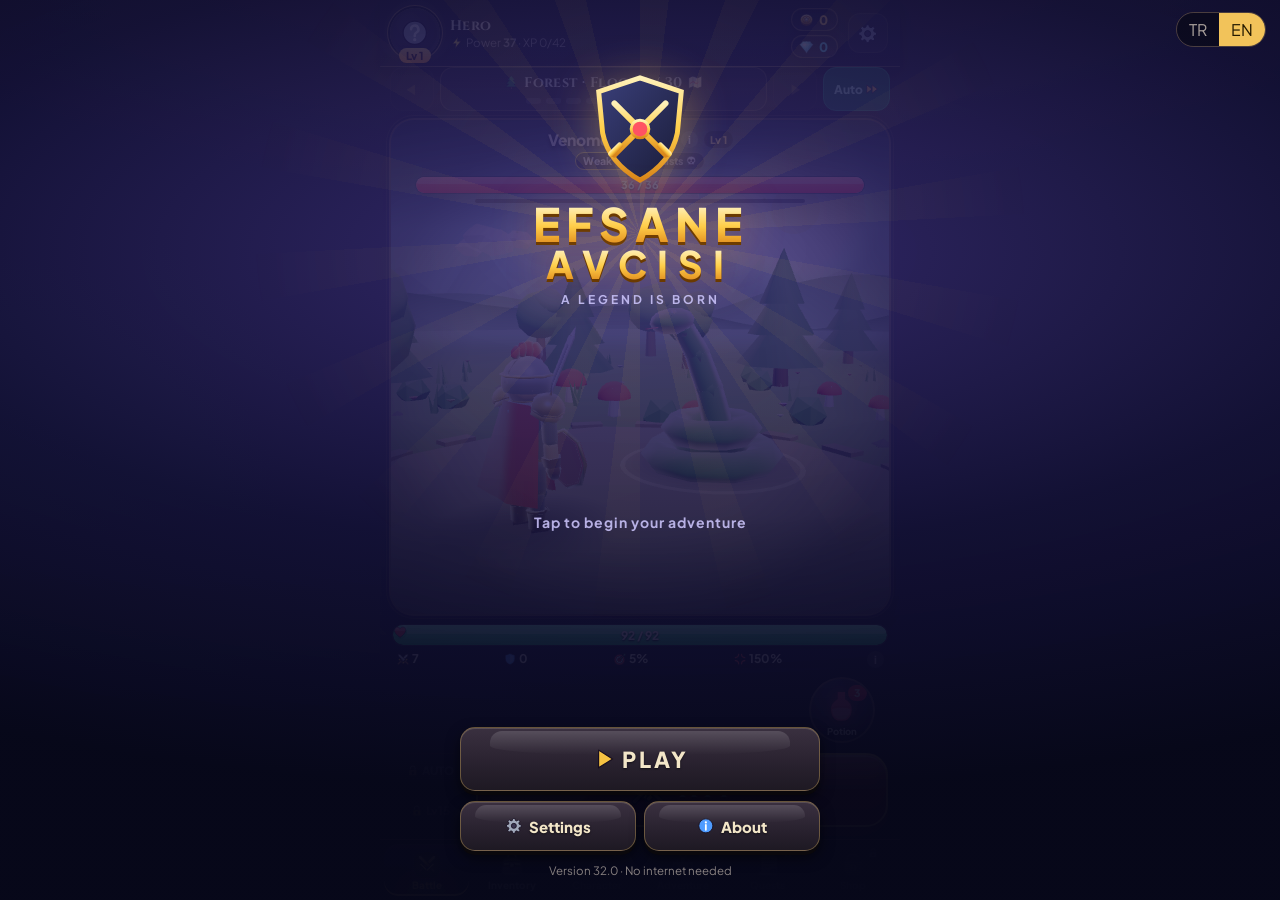
<file: rpg/src/main/assets/index.html>
<!doctype html>
<html lang="tr">
<head>
<meta charset="utf-8">
<meta name="viewport" content="width=device-width,initial-scale=1,maximum-scale=1,user-scalable=no,viewport-fit=cover">
<meta name="theme-color" content="#0b0c16">
<title>Efsane Avcısı</title>
<script>/* v25: APK'da kenar boşluğunu Android veriyor; sayfa ayrıca eklerse çift olur */if(window.AndroidBridge)document.documentElement.classList.add('apk');setTimeout(function(){document.documentElement.classList.add('hzr');try{window.AndroidBridge&&AndroidBridge.ready&&AndroidBridge.ready()}catch(e){}},2500)</script>
<style>
:root{--sat:env(safe-area-inset-top,0px);--sab:env(safe-area-inset-bottom,0px)}html.apk{--sat:0px;--sab:0px}
html:not(.hzr) body{opacity:0}body{transition:opacity .3s ease}
@font-face{font-family:J;font-weight:400 800;font-display:swap;src:url(fonts/jakarta-latin-ext.woff2) format("woff2");unicode-range:U+0100-02BA,U+02BD-02C5,U+02C7-02CC,U+02CE-02D7,U+02DD-02FF,U+0304,U+0308,U+0329,U+1D00-1DBF,U+1E00-1E9F,U+1EF2-1EFF,U+2020,U+20A0-20AB,U+20AD-20C4,U+2113,U+2C60-2C7F,U+A720-A7FF}
@font-face{font-family:J;font-weight:400 800;font-display:swap;src:url(fonts/jakarta-latin.woff2) format("woff2");unicode-range:U+0000-00FF,U+0131,U+0152-0153,U+02BB-02BC,U+02C6,U+02DA,U+02DC,U+0304,U+0308,U+0329,U+2000-206F,U+20AC,U+2122,U+2191,U+2193,U+2212,U+2215,U+FEFF,U+FFFD}
:root{--bg:#0b0c16;--pan:linear-gradient(160deg,#1e2136,#15172a);--line:rgba(255,255,255,.08);--line2:rgba(255,255,255,.14);--tx:#f1f2ff;--mut:#9ca2c4;--gold:#ffcf4a;--gem:#5fe3ff;--ess:#c58bff;--red:#ff5263;--grn:#3ddc84;--hot:linear-gradient(160deg,#ff9a3d,#f0364f)}
*{box-sizing:border-box;-webkit-tap-highlight-color:transparent;user-select:none;-webkit-user-select:none}
html,body{margin:0;height:100%;background:var(--bg);color:var(--tx);font-family:J,system-ui,-apple-system,"Segoe UI",Roboto,sans-serif;overflow:hidden;overscroll-behavior:none}
body{background:radial-gradient(ellipse 120% 60% at 50% -10%,#2a1f55 0,transparent 60%),radial-gradient(ellipse 80% 50% at 100% 110%,#3a1420 0,transparent 60%),var(--bg)}
button{font:inherit;color:inherit;border:0;background:none;touch-action:manipulation;cursor:pointer;padding:0}
#app{position:fixed;inset:0;display:flex;flex-direction:column;max-width:520px;margin:0 auto;padding-top:var(--sat)}
/* ---------- üst bilgi ---------- */
#hud{display:flex;align-items:center;gap:10px;padding:8px 12px 8px 10px}
.ava{--p:0;position:relative;width:50px;height:50px;border-radius:50%;padding:3px;background:conic-gradient(#5ab0ff calc(var(--p)*1%),#ffffff14 0);flex:none}
.ava>div{width:100%;height:100%;border-radius:50%;background:radial-gradient(circle at 35% 30%,#3a3f66,#191b2e);display:grid;place-items:center;font-size:25px}
.ava b{position:absolute;bottom:-5px;left:50%;transform:translateX(-50%);background:linear-gradient(#ffd56a,#ff9a1f);color:#3a1d00;border-radius:99px;font-size:11px;font-weight:800;padding:1px 7px;box-shadow:0 2px 4px #0008;white-space:nowrap}
.hmid{flex:1;min-width:0}.hmid .t1{font-weight:800;font-size:14px;white-space:nowrap;overflow:hidden;text-overflow:ellipsis}.hmid .t2{font-size:11.5px;color:var(--mut);white-space:nowrap;overflow:hidden;text-overflow:ellipsis}
.pills{display:flex;flex-direction:column;gap:4px;align-items:flex-end}
.pill{display:flex;align-items:center;gap:4px;background:#0006;border:1px solid var(--line);border-radius:99px;padding:2px 9px 2px 6px;font-weight:800;font-size:13px;white-space:nowrap}
.pill.g{color:var(--gold)}.pill.d{color:var(--gem)}
.gear{width:40px;height:40px;border-radius:12px;background:#ffffff0d;border:1px solid var(--line);font-size:18px;flex:none}
/* ---------- genel ---------- */
main{flex:1;position:relative;min-height:0}
.scr{position:absolute;inset:0;display:none;overflow-y:auto;padding:4px 12px 16px;-webkit-overflow-scrolling:touch}
.scr.on{display:block;animation:fade .2s}
@keyframes fade{from{opacity:0;transform:translateY(6px)}}
#s-battle.on{display:flex;flex-direction:column;padding:0;overflow:hidden;animation:none}
h2{font-size:20px;margin:6px 0 12px;font-weight:800}h3{font-size:12px;color:var(--mut);margin:18px 2px 8px;text-transform:uppercase;letter-spacing:.8px;font-weight:800}
.card{background:var(--pan);border:1px solid var(--line);border-radius:18px;padding:12px;margin-bottom:10px;box-shadow:0 4px 14px #0004}
.btn{display:inline-flex;align-items:center;justify-content:center;gap:6px;min-height:50px;padding:0 16px;border-radius:15px;background:linear-gradient(#2a2e48,#222539);border:1px solid var(--line2);font-weight:800;font-size:15px;white-space:nowrap;box-shadow:0 3px 0 #0006}
.btn.pri{background:var(--hot);border:0;box-shadow:0 4px 0 #8a1c2c}.btn.ok{background:linear-gradient(#2fbf6f,#1b8c4d);border:0;box-shadow:0 4px 0 #0e5a30}
.btn.gem{background:linear-gradient(#3fc9ec,#1f7fb8);border:0;box-shadow:0 4px 0 #134c70}.btn.ess{background:linear-gradient(#a56bff,#6b35c9);border:0;box-shadow:0 4px 0 #3d1b7a}
.btn.warn{background:linear-gradient(#6a2836,#4c1c27);border-color:#8a3345}.btn.sm{min-height:40px;font-size:13px;padding:0 12px;border-radius:12px}
.btn:disabled{opacity:.38;filter:grayscale(.6)}.btn:active:not(:disabled){transform:translateY(2px);box-shadow:0 1px 0 #0006}
.row{display:flex;gap:8px;align-items:center}.grow{flex:1;min-width:0}.mut{color:var(--mut);font-size:13px}.w100{width:100%}
.seg{display:flex;background:#0005;border:1px solid var(--line);border-radius:14px;padding:4px;gap:4px;margin:4px 0 12px}
.seg button{flex:1;min-height:42px;border-radius:10px;font-weight:800;font-size:12.5px;color:var(--mut);white-space:nowrap}
.seg button.on{background:linear-gradient(#34385a,#272a44);color:var(--tx);box-shadow:0 2px 6px #0006}
.pbar{height:9px;border-radius:99px;background:#0008;overflow:hidden}.pbar i{display:block;height:100%;border-radius:99px;background:linear-gradient(90deg,#4f9cff,#7df)}
.pbar.done i{background:linear-gradient(90deg,#2fbf6f,#8ef0b0)}
/* ---------- savaş üst çubuk ---------- */
.zbar{display:flex;align-items:center;gap:6px;padding:0 10px 8px}
.zbar>button{width:44px;height:44px;border-radius:13px;background:#ffffff0d;border:1px solid var(--line);font-size:15px;flex:none}
.zbar>button:disabled{opacity:.25}
.zbar .chip{width:auto;padding:0 10px;font-size:12px;font-weight:800;color:var(--mut)}.zbar .chip.on{background:#1d5a3a;border-color:#2c8a59;color:#b6f7cd}
.zbar .zinfo{flex:1;width:auto;text-align:center;min-width:0;padding:4px 0}
#zName{font-weight:800;font-size:14px;white-space:nowrap;overflow:hidden;text-overflow:ellipsis}
.dots{display:flex;gap:5px;justify-content:center;margin-top:5px;height:8px;align-items:center}
.dots b{width:15px;height:6px;border-radius:9px;background:#fff2}.dots b.k{background:var(--gold);box-shadow:0 0 6px var(--gold)}
.dots .bossT{font-size:11px;color:#ff7b7b;font-weight:800;letter-spacing:1px;animation:blink 1s infinite}
@keyframes blink{50%{opacity:.4}}
/* ---------- sahne ---------- */
#stage{flex:1;position:relative;margin:0 10px;border-radius:24px;overflow:hidden;min-height:0;border:1px solid var(--line2);touch-action:none;box-shadow:0 10px 30px #0008,inset 0 0 0 1px #ffffff08;isolation:isolate}
#sky,#far,#parts,#ground{position:absolute;inset:0;pointer-events:none}
#far span{position:absolute;bottom:25%;opacity:.42;filter:brightness(.55) saturate(.7) blur(.4px)}
#ground{top:auto;height:31%;background:radial-gradient(ellipse 70% 40% at 50% 0,#ffffff1c,transparent 70%),linear-gradient(#0000,var(--gnd) 28%,#0009)}
#ground::before{content:"";position:absolute;left:0;right:0;top:0;height:2px;background:linear-gradient(90deg,transparent,#ffffff30,transparent)}
#parts span{position:absolute;display:block}
.pt-fall span{top:-8%;animation:pfall linear infinite}
.pt-rise span{bottom:-4%;border-radius:50%;animation:prise linear infinite}
.pt-drift span{left:-6%;border-radius:50%;animation:pdrift linear infinite}
@keyframes pfall{0%{transform:translate(0,0) rotate(0)}50%{transform:translate(18px,280px) rotate(160deg)}100%{transform:translate(-10px,560px) rotate(330deg)}}
@keyframes prise{0%{transform:translateY(0);opacity:0}15%{opacity:1}100%{transform:translate(14px,-520px);opacity:0}}
@keyframes pdrift{0%{transform:translateX(0);opacity:0}10%{opacity:.9}100%{transform:translate(520px,-30px);opacity:0}}
#top{position:absolute;left:0;right:0;top:0;padding:10px 14px 0;z-index:3;pointer-events:none;background:linear-gradient(#0008,transparent)}
#mName{text-align:center;font-weight:800;font-size:15.5px;text-shadow:0 2px 4px #000}
#mName .tag{display:inline-block;font-size:10.5px;padding:2px 7px;border-radius:99px;margin-right:6px;vertical-align:2px;letter-spacing:.6px}
.tag.boss{background:#e8334b}.tag.elite{background:#a63dff}
.hbar{position:relative;height:18px;border-radius:99px;background:#000a;overflow:hidden;margin:6px 10px 0;border:1px solid #ffffff1a}
.hbar i{position:absolute;left:0;top:0;bottom:0;border-radius:99px}
.hbar .gh{background:#fff;opacity:.75;transition:width .45s .2s}
.hbar .fg{background:linear-gradient(#ff6a6a,#e8263f);transition:width .1s}
.hbar .fg::after{content:"";position:absolute;left:0;right:0;top:0;height:45%;background:#ffffff40;border-radius:99px}
.hbar.nt i{transition:none}
.hbar span{position:absolute;inset:0;display:grid;place-items:center;font-size:11px;font-weight:800;text-shadow:0 1px 2px #000}
.abar{height:4px;margin:5px 70px 0;border-radius:9px;background:#0008;overflow:hidden}.abar i{display:block;height:100%;background:#ffd54a;width:0}
#buffs{position:absolute;left:10px;top:74px;display:flex;flex-direction:column;gap:4px;z-index:3;pointer-events:none}
#buffs div{background:#000a;border:1px solid var(--line2);border-radius:99px;padding:3px 9px;font-size:12px;font-weight:800}
#combo{position:absolute;right:12px;top:72px;text-align:right;z-index:3;pointer-events:none;opacity:0;transition:opacity .2s}
#combo.on{opacity:1}#combo b{display:block;font-size:30px;font-weight:800;line-height:1;background:linear-gradient(#fff3b0,#ff9a1f);-webkit-background-clip:text;background-clip:text;color:transparent;filter:drop-shadow(0 2px 0 #0009)}
#combo small{font-size:10px;font-weight:800;letter-spacing:1.5px;color:#ffd27a}#combo em{display:block;font-style:normal;font-size:11px;color:#fff;opacity:.8}
#combo.pop b{animation:cpop .15s}@keyframes cpop{50%{transform:scale(1.3)}}
#monW{position:absolute;left:0;right:0;top:21%;bottom:17%;display:flex;flex-direction:column;align-items:center;justify-content:flex-end;z-index:2}
#mon{font-size:min(33vw,145px);line-height:1;filter:drop-shadow(0 10px 8px #0008);animation:idle 2.2s ease-in-out infinite;transform-origin:50% 100%;will-change:transform}
#mon.boss{font-size:min(44vw,190px)}
#mon.elite{animation:idle 2.2s ease-in-out infinite,aura 1.2s ease-in-out infinite}
@keyframes aura{50%{filter:drop-shadow(0 0 18px #c45bff) drop-shadow(0 10px 8px #0008)}}
#mon.hit{animation:hit .17s}#mon.dead{animation:die .45s forwards}#mon.in{animation:spawn .35s cubic-bezier(.2,1.5,.4,1)}
@keyframes idle{50%{transform:scale(1.03,.97)}}
@keyframes hit{35%{transform:scale(1.12,.84) rotate(-5deg);filter:brightness(3) drop-shadow(0 10px 8px #0008)}}
@keyframes die{30%{transform:scale(1.15);filter:brightness(4)}to{transform:scale(.1) rotate(35deg) translateY(40px);opacity:0}}
@keyframes spawn{from{transform:scale(.2) translateY(-60px);opacity:0}}
#mSh{width:46%;height:16px;margin-top:-8px;border-radius:50%;background:radial-gradient(#000a,transparent 70%)}
#hero{position:absolute;left:12px;bottom:6%;display:flex;align-items:flex-end;gap:2px;z-index:2;pointer-events:none}
#heroE{position:relative;font-size:50px;line-height:1;filter:drop-shadow(0 6px 4px #0009)}
#heroE.lunge{animation:lunge .16s}@keyframes lunge{50%{transform:translate(16px,-6px) rotate(12deg)}}
#heroE.sh::after{content:"";position:absolute;inset:-12px;border-radius:50%;border:3px solid #7fe7ff;box-shadow:0 0 18px #7fe7ff,inset 0 0 18px #7fe7ff80;animation:pulse 1s infinite}
#heroE.dg{opacity:.5;filter:drop-shadow(8px 0 0 #fff4) drop-shadow(-8px 0 0 #fff2)}
#heroE.bf{filter:drop-shadow(0 0 12px #ff6a3d) drop-shadow(0 6px 4px #0009)}
@keyframes pulse{50%{transform:scale(1.08);opacity:.7}}
#petE{font-size:34px;line-height:1;filter:drop-shadow(0 4px 3px #0009)}
#petE.hop{animation:hop .3s}@keyframes hop{40%{transform:translate(10px,-18px) rotate(-12deg)}}
#loot{position:absolute;left:8px;right:8px;bottom:8px;display:flex;flex-direction:column;gap:4px;align-items:center;pointer-events:none;z-index:5}
#loot div{background:#000c;border:1.5px solid;border-radius:99px;padding:5px 12px;font-size:13px;font-weight:800;animation:lootIn 2.8s forwards}
@keyframes lootIn{0%{transform:translateY(20px);opacity:0}8%,80%{transform:none;opacity:1}100%{opacity:0}}
#banner{position:absolute;left:0;right:0;top:40%;z-index:6;pointer-events:none;text-align:center;display:none}
#banner.on{display:block;animation:ban 1.6s forwards}
#banner div{display:inline-block;padding:10px 26px;font-size:23px;font-weight:800;letter-spacing:2px;background:linear-gradient(90deg,transparent,#000d 15%,#000d 85%,transparent);text-shadow:0 0 14px currentColor}
#banner.b-boss div{color:#ff6b6b}#banner.b-lv div{color:#ffd56a}#banner.b-zone div{color:#9ff0c0}
@keyframes ban{0%{transform:translateX(-100%);opacity:0}15%,80%{transform:none;opacity:1}100%{transform:translateX(100%);opacity:0}}
.shake{animation:shake .22s}@keyframes shake{25%{transform:translateX(-3px)}50%{transform:translateX(3px)}75%{transform:translateX(-1px)}}
.bigshake{animation:bshake .32s}@keyframes bshake{20%{transform:translate(-5px,2px)}40%{transform:translate(4px,-3px)}60%{transform:translate(-3px,2px)}80%{transform:translate(2px,-1px)}}
.fl{position:absolute;font-weight:800;font-size:23px;color:#fff;text-shadow:0 2px 0 #000,0 0 6px #000,0 0 2px #000;pointer-events:none;animation:fl .9s cubic-bezier(.2,.7,.3,1) forwards;z-index:7;white-space:nowrap}
.fl.c{font-size:34px;color:#ffe14a}.fl.c::before{content:"KRİTİK";display:block;font-size:11px;letter-spacing:2px;text-align:center;color:#ff9a1f}
.fl.sk{font-size:30px;color:#ff9a5a}.fl.pt{font-size:17px;color:#bfe3ff}.fl.p{color:#ff5263}.fl.h{color:#5df08f}.fl.g{color:var(--gold);font-size:16px}.fl.x{color:#7dd3ff;font-size:16px}.fl.m{color:#ddd;font-size:18px}.fl.d{color:var(--gem);font-size:17px}
@keyframes fl{0%{transform:translate(-50%,0) scale(.3);opacity:0}12%{transform:translate(calc(-50% + var(--dx,0px)*.2),-22px) scale(1.4);opacity:1}30%{transform:translate(calc(-50% + var(--dx,0px)*.45),-40px) scale(1)}100%{transform:translate(calc(-50% + var(--dx,0px)),-105px) scale(.85);opacity:0}}
.slash{position:absolute;width:150px;height:150px;margin:-75px 0 0 -75px;pointer-events:none;z-index:6;animation:slash .28s ease-out forwards}
@keyframes slash{0%{opacity:0;transform:rotate(var(--r)) scale(.6)}30%{opacity:1}100%{opacity:0;transform:rotate(var(--r)) scale(1.15)}}
.spk{position:absolute;width:7px;height:7px;border-radius:50%;pointer-events:none;z-index:6;animation:spk .45s ease-out forwards}
@keyframes spk{to{transform:translate(var(--dx),var(--dy)) scale(.2);opacity:0}}
.boom{position:absolute;width:40px;height:40px;margin:-20px 0 0 -20px;border-radius:50%;border:5px solid #ffb347;pointer-events:none;z-index:6;animation:boom .45s ease-out forwards}
@keyframes boom{to{transform:scale(5);opacity:0;border-width:1px}}
.proj{position:absolute;font-size:40px;pointer-events:none;z-index:7;filter:drop-shadow(0 0 10px #fff8)}
#vig{position:fixed;inset:0;pointer-events:none;z-index:9;box-shadow:inset 0 0 90px 20px #ff000099;opacity:0;transition:opacity .4s}
#vig.on{opacity:1;animation:vig 1s infinite}@keyframes vig{50%{opacity:.45}}
/* ---------- oyuncu + yetenekler ---------- */
#pbox{padding:9px 12px 0}
.php{position:relative;height:22px;border-radius:99px;background:#000a;overflow:hidden;border:1px solid #ffffff1a}
.php i{position:absolute;left:0;top:0;bottom:0;background:linear-gradient(#5ff09a,#1fae5c);border-radius:99px;transition:width .15s}
.php i::after{content:"";position:absolute;left:0;right:0;top:0;height:45%;background:#ffffff40;border-radius:99px}
.php span{position:absolute;inset:0;display:grid;place-items:center;font-size:12px;font-weight:800;text-shadow:0 1px 2px #000}
#pSt{font-size:12px;color:var(--mut);margin-top:5px;display:flex;justify-content:space-between;white-space:nowrap;padding:0 4px}
#pSt b{color:var(--tx)}
#skills{display:grid;grid-template-columns:repeat(5,1fr);gap:8px;padding:9px 12px 0}
.skb{position:relative;aspect-ratio:1;max-width:66px;justify-self:center;width:100%;border-radius:50%;background:radial-gradient(circle at 35% 30%,#3c4170,#1c1f36);border:2px solid #ffffff22;display:grid;place-items:center;font-size:27px;overflow:hidden;box-shadow:0 4px 10px #0007}
.skb.rdy{border-color:#ffcf4a;box-shadow:0 0 12px #ffcf4a66,0 4px 10px #0007}
.skb .cd{position:absolute;inset:0;background:conic-gradient(#000b calc(var(--p,0)*1%),transparent 0);pointer-events:none}
.skb em{position:absolute;bottom:4px;left:0;right:0;text-align:center;font-style:normal;font-size:9.5px;font-weight:800;text-shadow:0 1px 2px #000,0 0 3px #000}
.skb.lk{filter:grayscale(1);opacity:.45}
.skb .n{position:absolute;top:6px;right:6px;background:#e8334b;font-size:10.5px;font-weight:800;border-radius:99px;min-width:19px;padding:1px 4px;font-style:normal;line-height:1.3}
.skb:active{transform:scale(.92)}
#bHit{margin:10px 12px 12px;height:74px;border-radius:22px;background:var(--hot);font-size:24px;font-weight:800;letter-spacing:2px;display:flex;align-items:center;justify-content:center;gap:10px;box-shadow:0 6px 0 #8a1c2c,0 10px 20px #f0364f44;position:relative;overflow:hidden;flex:none}
#bHit::before{content:"";position:absolute;left:0;right:0;top:0;height:48%;background:linear-gradient(#ffffff40,#ffffff08);border-radius:22px 22px 0 0}
#bHit span{font-size:34px}#bHit:active{transform:translateY(4px);box-shadow:0 2px 0 #8a1c2c}
/* ---------- sekmeler ---------- */
#tabs{display:grid;grid-template-columns:repeat(5,1fr);background:#121426e6;border-top:1px solid var(--line);padding:4px 4px calc(4px + var(--sab));backdrop-filter:blur(8px)}
#tabs button{position:relative;padding:6px 0 5px;font-size:22px;display:flex;flex-direction:column;align-items:center;gap:1px;border-radius:14px;color:var(--mut)}
#tabs button.on{background:linear-gradient(#2c3054,#22253f);color:var(--gold)}#tabs button.on>span{animation:bounce .35s}
@keyframes bounce{40%{transform:translateY(-5px) scale(1.15)}}
#tabs small{font-size:10.5px;font-weight:800}
.dot{position:absolute;top:2px;right:16%;min-width:18px;height:18px;border-radius:9px;background:var(--red);color:#fff;font-size:11px;font-weight:800;display:grid;place-items:center;padding:0 5px;box-shadow:0 0 0 2px #121426;font-style:normal}
.dot[hidden]{display:none}
/* ---------- çanta ---------- */
.eqg{display:grid;grid-template-columns:repeat(3,1fr);gap:8px}
.slot{position:relative;background:var(--pan);border:2px solid var(--line);border-radius:16px;padding:8px 4px;text-align:center;min-height:90px;display:flex;flex-direction:column;align-items:center;justify-content:center;gap:2px;overflow:hidden}
.slot .e{font-size:32px;line-height:1.1;filter:drop-shadow(0 3px 3px #0008)}.slot.empty .e{opacity:.22;filter:grayscale(1)}
.slot small{font-size:10.5px;color:var(--mut);font-weight:800;line-height:1.15;display:block;max-width:100%;overflow:hidden;text-overflow:ellipsis;white-space:nowrap;padding:0 3px;position:relative;z-index:1}
.slot .u,.it .u{position:absolute;top:3px;left:5px;font-size:11px;font-weight:800;color:#fff;text-shadow:0 1px 2px #000;z-index:2}
.filt{display:flex;gap:6px;overflow-x:auto;margin:8px -12px 8px;padding:0 12px;scrollbar-width:none}
.filt button{flex:none;min-width:44px;height:38px;padding:0 10px;border-radius:12px;background:#ffffff0d;border:1px solid var(--line);font-size:17px;font-weight:800}
.filt button.on{background:#ffcf4a22;border-color:var(--gold)}
.invg{display:grid;grid-template-columns:repeat(5,1fr);gap:7px}
.it{position:relative;aspect-ratio:1;border-radius:14px;border:2px solid;display:grid;place-items:center;font-size:28px;overflow:hidden}
.it>span:first-child,.slot .e{position:relative;z-index:1}
.it .up{position:absolute;bottom:1px;left:4px;font-size:11px;color:var(--grn);font-weight:800;z-index:2}
.it .st{position:absolute;top:1px;right:3px;font-size:12px;z-index:2}.slot .st{position:absolute;top:3px;right:5px;font-size:13px;z-index:2}
.it .l{position:absolute;bottom:1px;right:5px;font-size:9.5px;color:#fffc;font-weight:800;z-index:2}
.it .lk{position:absolute;bottom:1px;left:17px;font-size:10px;z-index:2}
.it.empty{border:2px dashed var(--line);background:none}
.r3::after{content:"";position:absolute;inset:-50%;background:linear-gradient(115deg,transparent 40%,#fff6 50%,transparent 60%);animation:shine 2.6s infinite;pointer-events:none}
.r2{animation:glow 2s infinite}
@keyframes shine{0%{transform:translateX(-60%)}60%,100%{transform:translateX(60%)}}
@keyframes glow{50%{box-shadow:0 0 14px #b56bff88,inset 0 0 16px #b56bff55}}
/* ---------- kahraman ---------- */
.clsCard{display:flex;gap:12px;align-items:center}
.clsCard .e{font-size:46px;width:70px;height:70px;border-radius:20px;display:grid;place-items:center;background:radial-gradient(circle at 35% 30%,#4a4f86,#1c1f36);flex:none;box-shadow:inset 0 0 0 2px #ffffff18}
.statrow{display:flex;align-items:center;gap:10px;padding:9px 0;border-bottom:1px solid var(--line)}
.statrow:last-child{border:0}.statrow .ic{font-size:26px;width:36px;text-align:center}
.statrow b{font-size:15px}.statrow .v{font-size:20px;font-weight:800;min-width:34px;text-align:center}
.plus{width:50px;height:50px;border-radius:15px;background:linear-gradient(#2fbf6f,#1b8c4d);font-size:26px;font-weight:800;box-shadow:0 3px 0 #0e5a30;flex:none}
.plus:disabled{background:#2a2d45;box-shadow:none;opacity:.4}
.dg{display:grid;grid-template-columns:1fr 1fr;gap:7px 14px;font-size:13.5px}.dg div{display:flex;justify-content:space-between;gap:4px}.dg b{color:var(--gold)}
.skrow{display:flex;gap:12px;align-items:center}
.skrow .e{font-size:30px;width:56px;height:56px;border-radius:50%;display:grid;place-items:center;background:radial-gradient(circle at 35% 30%,#3c4170,#1c1f36);border:2px solid #ffffff22;flex:none}
.lvb{display:inline-block;font-size:11px;font-weight:800;background:#ffcf4a22;color:var(--gold);border-radius:99px;padding:1px 7px;margin-left:4px}
.petBig{text-align:center;padding:16px 12px}.petBig .e{font-size:76px;animation:idle 2s infinite;display:inline-block;filter:drop-shadow(0 8px 6px #0009)}
.petg{display:grid;grid-template-columns:1fr 1fr;gap:8px}
.pet{background:var(--pan);border:2px solid var(--line);border-radius:16px;padding:10px;text-align:center}
.pet.act{border-color:var(--gold);box-shadow:0 0 14px #ffcf4a33}.pet .e{font-size:40px}.pet.no .e{filter:grayscale(1) brightness(.6)}
.pet b{display:block;font-size:14px}.pet small{display:block;font-size:11.5px;color:var(--mut);margin:2px 0 8px;min-height:28px}
/* ---------- görevler ---------- */
.days{display:grid;grid-template-columns:repeat(7,1fr);gap:5px}
.day{border-radius:12px;background:#0005;border:1.5px solid var(--line);text-align:center;padding:6px 0 5px;font-size:20px;position:relative}
.day small{display:block;font-size:9.5px;font-weight:800;color:var(--mut)}.day.ok{opacity:.45}.day.ok::after{content:"✓";position:absolute;inset:0;display:grid;place-items:center;font-size:26px;color:var(--grn);font-weight:800}
.day.now{border-color:var(--gold);background:#ffcf4a1c;box-shadow:0 0 12px #ffcf4a44;animation:glowG 1.4s infinite}
@keyframes glowG{50%{box-shadow:0 0 20px #ffcf4a88}}
.quest{display:flex;gap:10px;align-items:center}.quest .e{font-size:28px;width:40px;text-align:center;flex:none}
.quest .rw{font-size:11.5px;color:var(--mut);margin:3px 0 6px}
.stars{color:#555a7a;letter-spacing:1px;font-size:12px}.stars b{color:var(--gold)}
/* ---------- dükkan / harita ---------- */
.shop{display:flex;gap:12px;align-items:center}.shop .e{font-size:40px;width:54px;text-align:center;filter:drop-shadow(0 4px 4px #0008)}
.zone{display:flex;gap:12px;align-items:center;border-radius:18px;padding:14px;margin-bottom:10px;border:2px solid var(--line);text-align:left;width:100%;box-shadow:0 4px 12px #0006}
.zone .e{font-size:40px;filter:drop-shadow(0 3px 4px #0009)}.zone.cur{border-color:var(--gold)}.zone.lock{opacity:.5;filter:grayscale(.8)}
.zone b{font-size:17px;display:block;text-shadow:0 1px 3px #000}.zone small{color:#eef;font-size:12.5px;text-shadow:0 1px 3px #000}
/* ---------- panel ---------- */
#sheetBg{position:fixed;inset:0;background:#000b;display:none;align-items:flex-end;justify-content:center;z-index:20;backdrop-filter:blur(3px)}
#sheetBg.on{display:flex}
#sheet{width:100%;max-width:520px;max-height:90%;overflow-y:auto;background:linear-gradient(#1f2238,#161829 120px);border-radius:26px 26px 0 0;padding:10px 16px calc(18px + var(--sab));animation:up .25s cubic-bezier(.2,1.2,.4,1);border-top:1px solid var(--line2);box-shadow:0 -10px 40px #000a}
#sheet::before{content:"";display:block;width:44px;height:5px;border-radius:9px;background:#ffffff30;margin:0 auto 12px}
@keyframes up{from{transform:translateY(100%)}}
.ihead{display:flex;gap:12px;align-items:center;margin-bottom:10px}
.ihead .e{position:relative;font-size:44px;width:72px;height:72px;border-radius:18px;border:2px solid;display:grid;place-items:center;flex:none;overflow:hidden}
.ihead b{font-size:18px;display:block}.ihead small{font-size:12.5px;font-weight:800}
.cmp{display:grid;grid-template-columns:1fr auto auto;gap:7px 12px;font-size:15px;margin:10px 0;align-items:center}
.cmp .d{font-size:13px;font-weight:800;min-width:64px;text-align:right}.up2{color:var(--grn)}.dn{color:var(--red)}.cmp .val{font-weight:800;text-align:right}
.note{font-size:12.5px;color:var(--mut);background:#0005;border-radius:12px;padding:8px 10px;margin-bottom:10px}
.forge{background:#0005;border:1px solid #c58bff33;border-radius:14px;padding:10px;margin:10px 0}
textarea{width:100%;height:100px;background:#0008;color:var(--tx);border:1px solid var(--line);border-radius:12px;padding:8px;font-size:12px;user-select:text;-webkit-user-select:text}
.clsPick{display:flex;gap:12px;align-items:center;width:100%;text-align:left;background:var(--pan);border:2px solid var(--line);border-radius:18px;padding:12px;margin-bottom:9px}
.clsPick:active{border-color:var(--gold)}.clsPick .e{font-size:44px;width:62px;text-align:center}
.clsPick b{font-size:17px;display:block}.clsPick small{display:block;font-size:12px;color:var(--mut);line-height:1.4}.clsPick .sk{font-size:19px;margin-top:3px;letter-spacing:3px}
/* ---------- tam ekran efektler ---------- */
#leg{position:fixed;inset:0;z-index:40;display:none;place-items:center;background:radial-gradient(circle,#ff9a1f 0,#5a2600f5 45%,#000000f2 100%);overflow:hidden;animation:legIn .5s}
#leg.on{display:grid}
#leg::before{content:"";position:absolute;width:220vmax;height:220vmax;left:50%;top:50%;margin:-110vmax 0 0 -110vmax;background:repeating-conic-gradient(#ffd27a55 0 8deg,transparent 8deg 20deg);animation:spin 9s linear infinite}
#leg .in{position:relative;text-align:center;animation:pop .6s cubic-bezier(.2,1.6,.4,1)}
#leg .t{font-size:30px;font-weight:800;letter-spacing:3px;color:#fff3c4;text-shadow:0 0 18px #ff9a1f,0 3px 0 #7a3b00}
#leg .e{font-size:120px;filter:drop-shadow(0 0 30px #ffd27a);margin:10px 0}
#leg .n{font-size:22px;font-weight:800;color:#ffb347;text-shadow:0 2px 4px #000}
#leg .m{margin-top:26px;font-size:13px;opacity:.8}
@keyframes spin{to{transform:rotate(360deg)}}
@keyframes pop{from{transform:scale(.2);opacity:0}}
@keyframes legIn{0%{background-color:#fff;filter:brightness(4)}100%{filter:none}}
#confetti{position:fixed;inset:0;pointer-events:none;z-index:45;overflow:hidden}
#confetti i{position:absolute;top:-20px;width:9px;height:14px;border-radius:2px;animation:conf linear forwards}
@keyframes conf{to{transform:translate(var(--dx),110vh) rotate(var(--rot));opacity:.8}}
.coin{position:fixed;left:0;top:0;z-index:46;font-size:20px;pointer-events:none}
#toasts{position:fixed;top:calc(66px + var(--sat));left:0;right:0;display:flex;flex-direction:column;align-items:center;gap:6px;z-index:50;pointer-events:none}
#toasts div{background:#000e;border:1px solid var(--line2);border-radius:14px;padding:9px 16px;font-weight:800;font-size:14px;animation:lootIn 2.6s forwards;max-width:90%;text-align:center;box-shadow:0 6px 18px #0008}
#toasts div.big{font-size:17px;border-color:var(--gold);color:var(--gold)}
#c3d{position:absolute;inset:0;width:100%;height:100%;display:block}
.td #sky,.td #far,.td #parts,.td #ground,.td #mon,.td #mSh,.td #hero{display:none}
#bTime{text-align:center;font-size:13px;font-weight:800;color:#ffd56a;margin-top:4px;text-shadow:0 1px 3px #000;min-height:16px}
#bTime.low{color:#ff5a5a;animation:blink .5s infinite}
.sbon{font-size:12.5px;margin-top:4px;color:var(--mut)}.sbon.on{color:var(--grn);font-weight:800}
#hitRow{display:flex;gap:8px;padding:10px 12px 12px;flex:none}#hitRow #bHit{margin:0;flex:1}
#autoCol{display:flex;flex-direction:column;gap:6px;width:76px;flex:none}
#autoCol button{flex:1;border-radius:13px;background:#ffffff0d;border:1px solid var(--line);font-size:11.5px;font-weight:800;color:var(--mut);white-space:nowrap}
#autoCol button.on{background:#1d5a3a;border-color:#2c8a59;color:#b6f7cd;box-shadow:0 0 10px #3ddc8444}#autoCol button.lk{opacity:.5}
#tabs{grid-template-columns:repeat(6,1fr)!important}#tabs small{font-size:10px!important}
#say{position:absolute;left:50%;top:96px;transform:translateX(-50%);max-width:84%;background:#fffdf3;color:#2a1a10;padding:7px 13px;border-radius:14px;font-size:13px;font-weight:800;z-index:6;opacity:0;transition:opacity .3s;pointer-events:none;text-align:center;box-shadow:0 4px 14px #0008}
#say.on{opacity:1}#say b{color:#b0201a}#say::after{content:"";position:absolute;left:50%;bottom:-7px;margin-left:-7px;border:7px solid transparent;border-bottom:0;border-top-color:#fffdf3}
#defBtn{position:absolute;left:50%;bottom:20%;transform:translateX(-50%);z-index:9;padding:12px 26px;border-radius:18px;background:linear-gradient(#5fd0ff,#1f7fb8);font-size:21px;font-weight:800;color:#fff;box-shadow:0 0 0 4px #ffffff66,0 0 34px #5fe3ff;animation:defp .35s infinite alternate;white-space:nowrap;text-shadow:0 2px 3px #0006}
#defBtn small{display:block;font-size:11px;font-weight:800;opacity:.95}#defBtn[hidden]{display:none}@keyframes defp{to{transform:translateX(-50%) scale(1.1)}}
.mlv{display:inline-block;font-size:10.5px;padding:2px 6px;border-radius:99px;background:#0008;margin-left:6px;vertical-align:2px;color:#ffd56a}
.afx{display:flex;gap:4px;justify-content:center;margin-top:3px}.afx span{font-size:10.5px;font-weight:800;padding:2px 7px;border-radius:99px;background:#000a;border:1px solid}
#mon.enr{filter:drop-shadow(0 0 16px #ff2020) drop-shadow(0 10px 8px #0008)}
#vitrin{position:relative;height:230px;padding:0;overflow:hidden;background:radial-gradient(ellipse at 50% 40%,#3a3466,#15172a 75%)}
#vitrin .ov{position:absolute;left:10px;top:8px;right:10px;display:flex;justify-content:space-between;pointer-events:none;font-weight:800;font-size:13px;text-shadow:0 1px 3px #000;z-index:2}
#vitrin canvas{position:absolute;inset:0}
.rsock{display:flex;gap:8px;margin-top:8px}.rsock button{flex:1;min-height:48px;border-radius:12px;border:2px dashed #ffffff30;background:#0005;font-size:20px;font-weight:800}
.rsock button.f{border-style:solid;font-size:13px}
.rrow{display:flex;align-items:center;gap:10px;padding:8px 0;border-bottom:1px solid var(--line)}.rrow:last-child{border:0}
.rrow .e{font-size:26px;width:34px;text-align:center}.rt{display:flex;gap:4px;flex-wrap:wrap}.rt span{font-size:11px;font-weight:800;padding:2px 7px;border-radius:8px;background:#0006;border:1px solid var(--line)}
.rt span.z{opacity:.3}
.opp{display:flex;gap:10px;align-items:center}.opp .e{font-size:34px;width:52px;height:52px;border-radius:14px;display:grid;place-items:center;background:radial-gradient(circle at 35% 30%,#4a4f86,#1c1f36);flex:none}
.lgbar{height:10px;border-radius:99px;background:#0008;overflow:hidden;margin-top:6px}.lgbar i{display:block;height:100%;background:linear-gradient(90deg,#ffcf4a,#ff7a3d)}
.npc{display:flex;gap:12px;align-items:flex-start}.npc .e{font-size:48px;flex:none}.npc p{margin:0;font-size:14.5px;line-height:1.6}
.fl.c{-webkit-text-stroke:1px #7a2a00;animation-duration:1.05s}.fl.fin{color:#ffb070}.fl.fin::before{content:"BİTİRİCİ";display:block;font-size:10px;letter-spacing:2px;text-align:center;color:#ff7a3d}.fl.c.fin::before{content:"KRİTİK BİTİRİCİ";color:#ff9a1f}
#flash{position:fixed;inset:0;pointer-events:none;z-index:8;opacity:0;background:#fff}
/* v24 ULTİ düğmesi (dolum halkası) ve kaçınma uyarısı */
#ultBtn{position:absolute;right:10px;bottom:12px;z-index:9;width:64px;height:64px;border-radius:50%;border:none;padding:0;background:conic-gradient(#ffd56a var(--p,0%),#ffffff1f 0);display:flex;flex-direction:column;align-items:center;justify-content:center;box-shadow:0 4px 12px #0008;color:#fff}
#ultBtn::before{content:'';position:absolute;inset:5px;border-radius:50%;background:radial-gradient(circle at 35% 30%,#3c4170,#15172a)}
#ultBtn span{position:relative;font-size:22px;line-height:1;opacity:.55}#ultBtn b{position:relative;font-size:10px;letter-spacing:1px;font-weight:800;opacity:.6}
#ultBtn.rdy{animation:ultP .55s ease-in-out infinite alternate}#ultBtn.rdy::before{background:radial-gradient(circle at 35% 30%,#fff1b8,#e08a1a 70%)}#ultBtn.rdy span,#ultBtn.rdy b{opacity:1;color:#3a1a00}
@keyframes ultP{from{box-shadow:0 0 0 2px #ffd56a,0 0 14px #ffd56a;transform:scale(1)}to{box-shadow:0 0 0 4px #fff,0 0 34px #ffb347;transform:scale(1.08)}}
#ultBtn[hidden],#dgHint[hidden]{display:none}
#dgHint{position:absolute;left:50%;bottom:24%;transform:translateX(-50%);z-index:9;display:flex;gap:12px;align-items:center}
#dgHint b{font-size:22px;font-weight:900;color:#fff;text-shadow:0 0 12px #ff2a2a,0 2px 0 #7a0010;animation:dgP .25s infinite alternate;white-space:nowrap}
#dgHint button{width:50px;height:50px;border-radius:50%;border:2px solid #ff8a8a;background:#3a0a14dd;color:#fff;font-size:24px;font-weight:900;box-shadow:0 0 16px #ff2a2a88}
@keyframes dgP{from{transform:scale(1)}to{transform:scale(1.12)}}
/* v22 hız çizgileri (bitirici / ağır vuruş) */
#spd{position:fixed;inset:0;pointer-events:none;z-index:7;opacity:0;background:repeating-conic-gradient(from 0deg at 55% 40%,#fff0 0deg 2.6deg,#ffffff38 2.6deg 3.2deg);-webkit-mask:radial-gradient(circle at 55% 40%,#0000 22%,#000 70%);mask:radial-gradient(circle at 55% 40%,#0000 22%,#000 70%)}
#spd.on{animation:spd .32s ease-out}@keyframes spd{0%{opacity:.95;transform:scale(1.12)}100%{opacity:0;transform:scale(1)}}#flash.w{animation:flw .14s}#flash.r{background:#ff1a1a;animation:flr .3s}
@keyframes flw{0%{opacity:.2}100%{opacity:0}}@keyframes flr{0%{opacity:.3}100%{opacity:0}}
#mBar.hit{animation:bsh .18s}@keyframes bsh{25%{transform:translateX(-4px)}75%{transform:translateX(4px)}}
#shout{position:absolute;left:50%;top:30%;z-index:7;pointer-events:none;font-size:34px;font-weight:800;letter-spacing:2px;white-space:nowrap;opacity:0;transform:translate(-50%,0)}
#shout.on{animation:sho .95s cubic-bezier(.2,1.6,.4,1) forwards}@keyframes sho{0%{opacity:0;transform:translate(-50%,10px) scale(.3)}20%{opacity:1;transform:translate(-50%,0) scale(1.15)}75%{opacity:1;transform:translate(-50%,-6px) scale(1)}100%{opacity:0;transform:translate(-50%,-26px) scale(.9)}}
#combo.t1 b{background:linear-gradient(#ffe0a0,#ff6a1f);-webkit-background-clip:text;background-clip:text}#combo.t2 b{background:linear-gradient(#ffb0d0,#ff2a5a);-webkit-background-clip:text;background-clip:text}#combo.t3 b{background:linear-gradient(#f0d0ff,#a040ff);-webkit-background-clip:text;background-clip:text;filter:drop-shadow(0 0 8px #c060ff)}
.seg.s5 button{font-size:11px;padding:0 2px}
.tnode{display:flex;align-items:center;gap:10px;padding:9px 0;border-bottom:1px solid var(--line)}.tnode:last-child{border:0}.tnode .e{font-size:24px;width:42px;height:42px;border-radius:12px;display:grid;place-items:center;background:#0006;flex:none}
.tnode.lk{opacity:.45}.tpips{display:flex;gap:3px;margin-top:4px}.tpips i{width:14px;height:5px;border-radius:3px;background:#ffffff1c}.tpips i.on{background:var(--gold)}
.rng{display:flex;align-items:center;gap:10px;margin-top:10px;font-weight:800;font-size:14px}.rng span{width:92px;flex:none}.rng b{width:44px;text-align:right;color:var(--gold);flex:none}
input[type=range]{flex:1;min-width:0;height:34px;accent-color:#ffcf4a}
#bgInfo{display:flex;align-items:center;justify-content:center;gap:10px;padding:6px 10px;background:#1a1d36;border-top:1px solid var(--line);font-size:12.5px;font-weight:800;color:#cfd3ff;white-space:nowrap;overflow:hidden}#bgInfo[hidden]{display:none}#bgInfo b{color:var(--gold)}#bgInfo .low{color:#ff5263}
#weak{position:absolute;width:62px;height:62px;margin:-31px 0 0 -31px;border-radius:50%;border:3px solid #ffd23d;background:radial-gradient(circle,#fff8 0 18%,#ffd23d55 19% 40%,transparent 41%);box-shadow:0 0 18px #ffd23d,inset 0 0 12px #ffd23d;z-index:9;animation:weakP .55s ease-in-out infinite alternate;padding:0}
#weak[hidden]{display:none}#weak.d3{border-color:transparent;background:none;box-shadow:none;animation:none;width:84px;height:84px;margin:-42px 0 0 -42px}@keyframes weakP{from{transform:scale(.82);opacity:.75}to{transform:scale(1.12);opacity:1}}
#evBtn{position:absolute;right:10px;top:42%;z-index:9;padding:9px 12px;border-radius:16px;border:2px solid #ffcf4a;background:#2a2140ee;color:#ffe9a8;font:800 13px inherit;box-shadow:0 0 18px #ffcf4a88;animation:weakP .8s ease-in-out infinite alternate}#evBtn[hidden]{display:none}
#fateBar{position:absolute;left:10px;top:118px;z-index:6;display:flex;flex-direction:column;gap:3px;pointer-events:none;font-size:12px;font-weight:800}#fateBar span{background:#1b1230cc;border:1px solid #7b3df0aa;border-radius:10px;padding:2px 7px;color:#e6d8ff}
#vigS{position:absolute;inset:0;z-index:2;pointer-events:none;background:radial-gradient(ellipse 85% 75% at 50% 52%,transparent 55%,#0008 100%),linear-gradient(#0003,transparent 22%,transparent 80%,#0005)}
#mBar.shd{box-shadow:0 0 0 2px #6fc3ff,0 0 14px #6fc3ff}#mBar.shd .fg{filter:saturate(.4) brightness(.8)}#mBar.hl{box-shadow:0 0 0 2px #3ddc84,0 0 14px #3ddc84}
.boon{display:flex;gap:12px;align-items:center;width:100%;text-align:left;padding:14px;margin-top:10px;border-radius:18px;border:1.5px solid #7b3df088;background:linear-gradient(135deg,#2b1d52,#1e2136 75%);color:inherit;font:inherit}.boon i{font-style:normal;font-size:34px}.boon b{display:block;font-size:15.5px;color:#e6d8ff}.boon small{color:#b9b3d6;font-size:12.5px}.boon em{font-style:normal;margin-left:auto;color:var(--gold);font-weight:800;font-size:12px;white-space:nowrap}
#title{position:fixed;inset:0;z-index:60;display:none;flex-direction:column;align-items:center;justify-content:space-between;padding:calc(34px + var(--sat)) 22px calc(22px + var(--sab));text-align:center;overflow:hidden;
  background:radial-gradient(ellipse 110% 60% at 50% 28%,#3b2f7ad9,#14123ae0 55%,#07081afa 100%);-webkit-backdrop-filter:blur(5px);backdrop-filter:blur(5px)}
#title.on{display:flex}#title.out{animation:tOut .5s ease forwards;pointer-events:none}@keyframes tOut{to{opacity:0;transform:scale(1.08)}}
#title .tray{position:absolute;left:50%;top:26%;width:900px;height:900px;margin:-450px 0 0 -450px;background:repeating-conic-gradient(from 0deg,#ffcf4a14 0 7deg,transparent 7deg 20deg);animation:tSpin 40s linear infinite;pointer-events:none;-webkit-mask:radial-gradient(circle,#000 0,transparent 62%);mask:radial-gradient(circle,#000 0,transparent 62%)}
@keyframes tSpin{to{transform:rotate(360deg)}}
#tEmb{position:absolute;inset:0;pointer-events:none}#tEmb i{position:absolute;bottom:-10px;width:5px;height:5px;border-radius:50%;background:#ffb347;box-shadow:0 0 8px #ff9a1f;animation:tEmber linear infinite;opacity:0}
@keyframes tEmber{0%{transform:translateY(0);opacity:0}15%{opacity:.9}100%{transform:translateY(-100vh) translateX(30px);opacity:0}}
.tlang{position:absolute;top:calc(12px + var(--sat));right:14px;display:flex;border:1px solid var(--line2);border-radius:99px;overflow:hidden;z-index:2}.tlang button{padding:6px 12px;font:800 12px inherit;color:var(--mut);background:#0006}.tlang button.on{background:var(--gold);color:#241a00}
.ttop{position:relative;z-index:1;margin-top:4vh}.temb{width:118px;height:118px;filter:drop-shadow(0 6px 24px #ffcf4a66);animation:tFloat 3.6s ease-in-out infinite}@keyframes tFloat{50%{transform:translateY(-8px)}}
.tname{margin:10px 0 0;line-height:.95;font-weight:800;letter-spacing:6px}.tname span{display:block;font-size:46px;background:linear-gradient(#fff6d0,#ffcf4a 55%,#e08a1c);-webkit-background-clip:text;background-clip:text;color:transparent;filter:drop-shadow(0 3px 0 #6b3a00) drop-shadow(0 0 22px #ff9a1f66)}
.tname span+span{font-size:38px;letter-spacing:10px}.tsub{margin-top:10px;color:#cfc8ff;font-weight:700;letter-spacing:3px;text-transform:uppercase;font-size:12px;opacity:.85}
.tmid{position:relative;z-index:1;width:100%;max-width:360px}.tcard{display:flex;gap:12px;align-items:center;text-align:left;padding:12px 14px;border-radius:18px;background:#0d0f24b3;border:1px solid var(--line2);backdrop-filter:blur(6px)}.tcard .e{font-size:38px}.tcard b{font-size:16px}.tcard small{display:block;color:var(--mut);font-size:12.5px;margin-top:2px}
.tbot{position:relative;z-index:1;width:100%;max-width:360px}.tplay{width:100%;height:64px;font-size:22px;letter-spacing:3px;background:var(--hot);border:0;box-shadow:0 6px 0 #8a1c2c,0 10px 30px #f0364f66;animation:tPulse 1.8s ease-in-out infinite}@keyframes tPulse{50%{box-shadow:0 6px 0 #8a1c2c,0 10px 44px #ff9a3daa}}
.tver{margin-top:12px;color:var(--mut);font-size:11.5px;opacity:.8}
body.ttl #sheetBg{z-index:70}body.ttl #toasts{z-index:71}
.lic{white-space:pre-wrap;font:11px/1.45 ui-monospace,monospace;background:#0006;border-radius:12px;padding:10px;max-height:240px;overflow:auto;color:#c9cbe6}
#tabs button.lk{opacity:.32;filter:grayscale(1)}#tabs button.lk::after{content:'🔒';position:absolute;top:3px;right:20%;font-size:11px}
#tabs button.nw>span{animation:tabNew 1.1s ease-in-out infinite}@keyframes tabNew{50%{transform:translateY(-4px) scale(1.18);filter:drop-shadow(0 0 8px #ffcf4a)}}
#coach{position:fixed;inset:0;z-index:19;pointer-events:none}#coach[hidden]{display:none}
#coach .cb{pointer-events:auto;cursor:pointer;position:fixed;padding:10px 14px;border-radius:16px;background:linear-gradient(#fff6d6,#ffd96a);color:#2a1d00;font-weight:800;font-size:14px;line-height:1.35;text-align:center;box-shadow:0 8px 24px #0009,0 0 0 2px #fff8;animation:coachIn .3s cubic-bezier(.2,1.4,.4,1)}
#coach .ch{position:fixed;font-size:36px;filter:drop-shadow(0 4px 6px #000a);animation:coachTap 1s ease-in-out infinite}
@keyframes coachIn{from{opacity:0;transform:translateY(8px) scale(.9)}}@keyframes coachTap{50%{transform:translateY(-12px) rotate(-8deg)}}
.pill.bump{animation:pillB .4s ease}@keyframes pillB{35%{transform:scale(1.14);box-shadow:0 0 16px #ffcf4a88}}
#frz{position:absolute;inset:0;z-index:8;display:flex;flex-direction:column;align-items:center;justify-content:center;gap:4px;pointer-events:none;background:radial-gradient(circle,#bfeaff22,#5fc3ff55 70%,#bfeaffaa);box-shadow:inset 0 0 60px #dff6ff;border-radius:24px;animation:frzIn .25s ease}
#frz[hidden]{display:none}#frz b{font-size:30px;color:#fff;text-shadow:0 2px 0 #1d6a9a,0 0 18px #7fd8ff;letter-spacing:2px}#frz small{font-weight:800;color:#e6f8ff;text-shadow:0 1px 3px #0009}
#frz.hit{animation:frzHit .12s}@keyframes frzIn{from{opacity:0;transform:scale(1.05)}}@keyframes frzHit{50%{transform:scale(.97);filter:brightness(1.4)}}
#mName{pointer-events:auto;cursor:pointer}#mName .mi,#pSt .mi{display:inline-grid;place-items:center;width:17px;height:17px;margin-left:5px;border-radius:50%;background:#ffffff26;font-size:11px;font-weight:800;vertical-align:2px;color:#fff}
#pSt{cursor:pointer}#pSt .mi{margin:0;background:#ffffff18;color:var(--mut)}
.dl{display:flex;align-items:center;gap:10px;padding:7px 0;border-bottom:1px solid var(--line);font-size:14px}.dl:last-child{border-bottom:0}.dl>i{font-style:normal;width:24px;text-align:center;font-size:17px}.dl>span{flex:1}.dl>span small{display:block;color:var(--mut);font-size:11.5px;margin-top:1px}.dl>b{color:#fff;white-space:nowrap}
.mhead{display:flex;gap:14px;align-items:center;margin-bottom:8px}.mhead .e{font-size:58px;width:78px;height:78px;display:grid;place-items:center;border-radius:20px;background:radial-gradient(circle,#ffffff1c,#ffffff05);border:1px solid var(--line2)}
.mhead h2{margin:0 0 4px}.chips{display:flex;flex-wrap:wrap;gap:5px}.chips span{font-size:11.5px;font-weight:800;padding:3px 8px;border-radius:99px;background:#ffffff14;border:1px solid var(--line2)}
.verdict{text-align:center;font-weight:800;padding:9px;border-radius:14px;margin:8px 0 2px}
.zone .zi{margin-left:6px;width:30px;height:30px;border-radius:50%;display:grid;place-items:center;background:#0005;border:1px solid #fff3;font-size:15px;flex:none}
.mgrid{display:grid;grid-template-columns:repeat(2,1fr);gap:6px}.mgrid div{display:flex;gap:8px;align-items:center;background:#ffffff0d;border-radius:12px;padding:7px 9px;font-size:13px}.mgrid div i{font-style:normal;font-size:22px}.mgrid div small{display:block;color:var(--gold);font-size:10.5px;letter-spacing:1px}
.elog div{display:flex;gap:8px;font-size:13px;padding:5px 0;border-bottom:1px solid var(--line)}.elog div:last-child{border:0}.elog small{margin-left:auto;color:var(--mut);white-space:nowrap}
#coach .cb small{display:block;font-size:10.5px;font-weight:700;opacity:.6;margin-top:2px;letter-spacing:.3px}
.sheetGhost{position:fixed;z-index:21;overflow:hidden;pointer-events:none;background:linear-gradient(#1f2238,#161829 120px);border-radius:26px 26px 0 0;padding:10px 16px;border-top:1px solid var(--line2);animation:ghostOut .24s ease-in forwards}
@keyframes ghostOut{to{transform:translateY(60%);opacity:0}}
.hmid .t1 .ttl{font-size:10.5px;font-weight:800;color:var(--gold);margin-left:4px;opacity:.9}
.tcard small{display:block}
#wave{display:flex;justify-content:center;gap:6px;margin-top:5px;min-height:0}
#wave .wv{position:relative;width:32px;height:32px;border-radius:10px;background:#0009;border:1px solid #ffffff38;display:grid;place-items:center;font-size:18px;box-shadow:0 2px 6px #0006;animation:wvIn .25s ease}
#wave .wv.el{border-color:#c58bff;box-shadow:0 0 8px #a63dff99}#wave .wv i{font-style:normal;line-height:1}
#wave .wv b{position:absolute;left:3px;bottom:2px;height:3px;max-width:24px;background:linear-gradient(90deg,#ff5263,#ff8a5a);border-radius:2px}
@keyframes wvIn{from{transform:scale(.4);opacity:0}}

/* ===================== v21 TEMA KATMANI: daha "oyun gibi" arayüz (düzen aynı, sadece görünüm) ===================== */
:root{--pan:linear-gradient(170deg,#262a48 0%,#1b1e36 55%,#161830 100%);--line:rgba(255,255,255,.075);--line2:rgba(255,214,130,.16)}
body{background:radial-gradient(ellipse 120% 55% at 50% -12%,#3a2a7a 0,transparent 62%),radial-gradient(ellipse 90% 45% at 100% 110%,#4a1630 0,transparent 60%),radial-gradient(circle at 0% 60%,#10304a55 0,transparent 45%),#090a16}
.card{position:relative;border:1px solid rgba(255,255,255,.07);box-shadow:inset 0 1px 0 rgba(255,255,255,.07),inset 0 -1px 0 rgba(0,0,0,.35),0 8px 22px #0007}
.card::before{content:'';position:absolute;left:16px;right:16px;top:-1px;height:1px;background:linear-gradient(90deg,transparent,#ffd98a66,transparent);pointer-events:none}
h2{letter-spacing:.3px;text-shadow:0 2px 10px #0008}
h3{display:flex;align-items:center;gap:10px}
h3::before,h3::after{content:'';flex:1;height:1px;background:linear-gradient(90deg,transparent,#ffd98a40)}h3::after{background:linear-gradient(90deg,#ffd98a40,transparent)}
.btn{position:relative;overflow:hidden;background:linear-gradient(#323758,#23263f 60%,#1e2136);border:1px solid rgba(255,255,255,.12);box-shadow:inset 0 1px 0 rgba(255,255,255,.14),0 4px 0 #0b0c18,0 6px 14px #0006;text-shadow:0 1px 2px #0008}
.btn::after{content:'';position:absolute;left:8%;right:8%;top:3px;height:38%;border-radius:12px 12px 40% 40%;background:linear-gradient(#ffffff26,#ffffff00);pointer-events:none}
.btn.pri{background:linear-gradient(#ffb04a,#ff6a3d 45%,#e8334b);box-shadow:inset 0 1px 0 #ffe0a080,0 4px 0 #8a1c2c,0 6px 18px #f0364f55}
.btn.ok{background:linear-gradient(#5be38f,#2fbf6f 45%,#1b8c4d);box-shadow:inset 0 1px 0 #c8ffd880,0 4px 0 #0e5a30,0 6px 16px #2fbf6f44}
.btn.gem{background:linear-gradient(#7fe3ff,#3fc9ec 45%,#1f7fb8);box-shadow:inset 0 1px 0 #d8f8ff90,0 4px 0 #134c70,0 6px 16px #3fc9ec44}
.btn.ess{background:linear-gradient(#c79bff,#a56bff 45%,#6b35c9);box-shadow:inset 0 1px 0 #efe0ff80,0 4px 0 #3d1b7a,0 6px 16px #a56bff44}
.btn.warn{background:linear-gradient(#8a3345,#6a2836 50%,#4c1c27);border-color:#b04a5e}
.btn:active:not(:disabled){transform:translateY(3px);box-shadow:inset 0 1px 0 rgba(255,255,255,.1),0 1px 0 #0b0c18}
.btn.pri:not(:disabled)::before{content:'';position:absolute;top:0;bottom:0;width:40%;left:-60%;background:linear-gradient(100deg,transparent,#ffffff55,transparent);animation:shine 3.2s ease-in-out infinite;pointer-events:none}
@keyframes shine{0%,60%{left:-60%}100%{left:130%}}
#hud{background:linear-gradient(#15172ccc,#0f1122aa);border-bottom:1px solid rgba(255,214,130,.12);box-shadow:0 4px 16px #0006}
.ava{box-shadow:0 0 0 2px #0b0c18,0 0 14px #5ab0ff55}
.pill{background:linear-gradient(#0a0b18cc,#14162ccc);border:1px solid rgba(255,214,130,.18);box-shadow:inset 0 1px 0 rgba(255,255,255,.06),0 2px 6px #0006}
#tabs{background:linear-gradient(#171a32f2,#0c0d1cf8);border-top:1px solid rgba(255,214,130,.16);box-shadow:0 -6px 20px #0008}
#tabs button.on{background:radial-gradient(ellipse 80% 90% at 50% 100%,#ffcf4a2e,transparent 70%),linear-gradient(#2c3054,#1c1f38);box-shadow:inset 0 -2px 0 #ffcf4a,inset 0 1px 0 rgba(255,255,255,.08)}
#tabs button.on>span{filter:drop-shadow(0 0 6px #ffcf4a99)}
.skb{background:radial-gradient(circle at 35% 28%,#4a5090,#232748 62%,#151730);border:2px solid #ffffff2a;box-shadow:inset 0 2px 6px #ffffff18,inset 0 -4px 10px #0008,0 5px 12px #0008}
.skb.rdy{border-color:#ffd56a;animation:skPulse 1.6s ease-in-out infinite}
@keyframes skPulse{50%{box-shadow:0 0 18px #ffcf4a99,inset 0 0 10px #ffcf4a44,0 5px 12px #0008}}
#bHit{box-shadow:inset 0 2px 0 #ffe0a099,inset 0 -6px 14px #8a1c2c88,0 7px 0 #7a1828,0 10px 26px #f0364f66}
#bHit::after{content:'';position:absolute;top:0;bottom:0;width:30%;left:-40%;background:linear-gradient(100deg,transparent,#ffffff40,transparent);animation:shine 4s ease-in-out infinite;pointer-events:none;border-radius:22px}
#stage{box-shadow:0 0 0 1px rgba(255,214,130,.14),0 12px 34px #000a,inset 0 0 0 1px #ffffff0a}
#sheet{border-top:1px solid rgba(255,214,130,.28);box-shadow:0 -14px 40px #000b}
#sheet::before{content:'';display:block;position:sticky;top:-10px;height:2px;margin:-10px -16px 8px;background:linear-gradient(90deg,transparent,#ffcf4a88,transparent)}
#toasts>div{border:1px solid rgba(255,214,130,.35)!important;box-shadow:0 6px 18px #000a}
.zone{box-shadow:inset 0 1px 0 #ffffff30,inset 0 -30px 40px #0006,0 6px 16px #0007}
/* ===================== v22 TEMA: koyu fantastik + altın detaylar, Cinzel başlık yazısı, çizilmiş ikonlar ===================== */
@font-face{font-family:C;font-weight:700;font-display:swap;src:url(fonts/cinzel-latin-ext.woff2) format("woff2");unicode-range:U+0100-02BA,U+02BD-02C5,U+02C7-02CC,U+02CE-02D7,U+02DD-02FF,U+0304,U+0308,U+0329,U+1E00-1E9F,U+1EF2-1EFF,U+2020,U+20A0-20AB,U+20AD-20C4,U+2113,U+2C60-2C7F,U+A720-A7FF}
@font-face{font-family:C;font-weight:700;font-display:swap;src:url(fonts/cinzel-latin.woff2) format("woff2");unicode-range:U+0000-00FF,U+0131,U+0152-0153,U+02BB-02BC,U+02C6,U+02DA,U+02DC,U+0304,U+0308,U+0329,U+2000-206F,U+20AC,U+2122,U+2191,U+2193,U+2212,U+2215,U+FEFF,U+FFFD}
:root{--bg:#0b090e;--pan:linear-gradient(172deg,#241e2b 0%,#1a1520 55%,#141018 100%);--line:rgba(217,178,95,.13);--line2:rgba(217,178,95,.28);--tx:#f3ece0;--mut:#a89f9a;--gold:#f2c35a;--au:#d9b25f;--au2:#8a6a2a;--hot:linear-gradient(#c8423a,#8e1f22 55%,#5e1016)}
body{background:radial-gradient(ellipse 120% 55% at 50% -12%,#3a2418 0,transparent 62%),radial-gradient(ellipse 90% 45% at 100% 110%,#3a1018 0,transparent 60%),radial-gradient(circle at 0% 60%,#1a2a3055 0,transparent 45%),#0b090e}
h2,#hName,.zinfo #zName,#leg .t,#leg .n,#banner>div,.ihead b,#title .tg,.dlg-t{font-family:C,J,serif;letter-spacing:.4px}
h2{color:#f6e4b8;text-shadow:0 2px 0 #000,0 0 14px #d9b25f33}
h3{font-family:C,J,serif;color:#cdb98a;letter-spacing:1.4px}
h3::before,h3::after{background:linear-gradient(90deg,transparent,#d9b25f66)!important}h3::after{background:linear-gradient(90deg,#d9b25f66,transparent)!important}
.card{border:1px solid rgba(217,178,95,.16);box-shadow:inset 0 1px 0 rgba(255,240,200,.06),inset 0 -1px 0 rgba(0,0,0,.4),0 8px 22px #000a}
.card::before{background:linear-gradient(90deg,transparent,#e8c46a99,transparent)}
/* köşe süsleri */
.card::after{content:'';position:absolute;inset:4px;border-radius:inherit;pointer-events:none;opacity:.5;
 background:linear-gradient(var(--au),var(--au)) 0 0/9px 1.5px no-repeat,linear-gradient(var(--au),var(--au)) 0 0/1.5px 9px no-repeat,
 linear-gradient(var(--au),var(--au)) 100% 0/9px 1.5px no-repeat,linear-gradient(var(--au),var(--au)) 100% 0/1.5px 9px no-repeat,
 linear-gradient(var(--au),var(--au)) 0 100%/9px 1.5px no-repeat,linear-gradient(var(--au),var(--au)) 0 100%/1.5px 9px no-repeat,
 linear-gradient(var(--au),var(--au)) 100% 100%/9px 1.5px no-repeat,linear-gradient(var(--au),var(--au)) 100% 100%/1.5px 9px no-repeat}
.btn{background:linear-gradient(#3a3040,#28212e 60%,#1e1923);border:1px solid rgba(217,178,95,.38);color:#f3e6c8;box-shadow:inset 0 1px 0 rgba(255,235,190,.16),0 4px 0 #0a080c,0 6px 14px #0008}
.btn.pri{background:linear-gradient(#d4503f,#a02a26 50%,#6e1518);border:1px solid #f0c860;color:#fff3d6;box-shadow:inset 0 1px 0 #ffd0a080,inset 0 0 0 1px #00000040,0 4px 0 #3e0a0c,0 6px 18px #c8423a55}
.btn.ok{background:linear-gradient(#3fae6a,#1f7a48 50%,#124a2c);border:1px solid #e8c46a;box-shadow:inset 0 1px 0 #c8ffd860,0 4px 0 #082a18,0 6px 16px #2fbf6f33}
.btn.gem{background:linear-gradient(#3aa8c8,#1d6a8e 50%,#103e58);border:1px solid #9fe6ff;box-shadow:inset 0 1px 0 #d8f8ff70,0 4px 0 #082234,0 6px 16px #3fc9ec33}
.btn.ess{background:linear-gradient(#9a62e0,#64309e 50%,#3a1a66);border:1px solid #d8b0ff;box-shadow:inset 0 1px 0 #efe0ff60,0 4px 0 #1e0c38,0 6px 16px #a56bff33}
.btn:disabled{filter:saturate(.3) brightness(.8)}
#hud{background:linear-gradient(#1b1520f0,#120e16e6);border-bottom:1px solid rgba(217,178,95,.3);box-shadow:0 4px 16px #000a}
#hud::after{content:'';position:absolute;left:0;right:0;bottom:-1px;height:1px;background:linear-gradient(90deg,transparent,#f2c35a,transparent);opacity:.6}
#hud{position:relative}
.ava{box-shadow:0 0 0 2px #0b090e,0 0 0 3px #d9b25f88,0 0 14px #d9b25f44}
.ava>div{background:radial-gradient(circle at 35% 30%,#3a3040,#140f18)}
#hCls .ico,#tabCls .ico{width:100%;height:100%}
#hCls{padding:5px}
.pill{background:linear-gradient(#120e16e6,#1e1824e6);border:1px solid rgba(217,178,95,.35)}
.pill .ci{display:inline-flex;width:17px;height:17px}
.pill .ci .ico{width:100%;height:100%}
#tabs{background:linear-gradient(#1c1621f5,#0e0b11fa);border-top:1px solid rgba(217,178,95,.35)}
#tabs button>span{display:grid;place-items:center;width:28px;height:28px}
#tabs button>span .ico{width:28px;height:28px;filter:drop-shadow(0 2px 2px #000a)}
#tabs button:not(.on)>span .ico{filter:grayscale(.65) brightness(.75) drop-shadow(0 2px 2px #000a)}
#tabs button.on{background:radial-gradient(ellipse 80% 90% at 50% 100%,#f2c35a33,transparent 70%),linear-gradient(#2c2232,#1c1620);box-shadow:inset 0 -2px 0 #f2c35a,inset 0 1px 0 rgba(255,235,190,.08)}
#tabs small{font-weight:800}
.skb{background:radial-gradient(circle at 35% 28%,#43364c,#221a28 62%,#120e16);border:2px solid #d9b25f55;box-shadow:inset 0 2px 6px #ffffff14,inset 0 -4px 10px #000a,0 0 0 1px #000,0 5px 12px #000a}
.skb .ico.sk{width:56%;height:56%;margin-top:-8px}
.skb.rdy{border-color:#f2c35a}
#bHit{background:linear-gradient(#d4503f,#a02a26 48%,#6e1518);border:2px solid #f0c860;font-family:C,J,serif;letter-spacing:4px;color:#fff3d6;text-shadow:0 2px 0 #4a0a0c,0 0 12px #ffb04a88;box-shadow:inset 0 2px 0 #ffd0a099,inset 0 -6px 14px #3e0a0c99,0 6px 0 #3e0a0c,0 10px 26px #c8423a55}
#aaBtn,#asBtn{border:1px solid rgba(217,178,95,.35)}
#stage{box-shadow:0 0 0 1px rgba(217,178,95,.3),0 0 0 3px #0b090e,0 0 0 4px rgba(217,178,95,.12),0 12px 34px #000c}
#sheet{background:linear-gradient(#211a27,#16111b);border-top:2px solid rgba(217,178,95,.5)}
.zbar button{border-color:rgba(217,178,95,.25)}
/* eşya ikonları ve nadirlik çerçeveleri */
.ii{display:block;filter:drop-shadow(0 3px 2px #000c)}
.seg .ii,.chips .ii{width:22px;height:22px;display:inline-block;vertical-align:middle}
.it .ii{width:80%;height:80%;position:relative;z-index:1}
.slot .e .ii{width:46px;height:46px;margin:0 auto}
.ihead .e .ii{width:60px;height:60px}
.ihead .e{background:#0006}
.ii.emp{opacity:.22;filter:grayscale(1)}
.it.r0,.slot.r0{border-color:#6c6878!important}
.it.r1,.slot.r1{border-color:#4f9cff!important;box-shadow:inset 0 0 12px #4f9cff33}
.it.r2,.slot.r2{border-color:#b56bff!important}
.it.r3,.slot.r3{border-color:#ffb43a!important;box-shadow:0 0 12px #ff9a1f66,inset 0 0 16px #ff9a1f44}
.it.r3::before,.slot.r3::before{content:'';position:absolute;inset:-40%;background:conic-gradient(from 0deg,transparent 0 70%,#ffd27a55 80%,transparent 90%);animation:spin 3.5s linear infinite;pointer-events:none}
@keyframes spin{to{transform:rotate(360deg)}}
/* efsanevi: ışık hüzmesi + yükselen ikon */
#leg::before{content:'';position:absolute;left:50%;top:50%;width:200vmax;height:200vmax;margin:-100vmax 0 0 -100vmax;background:repeating-conic-gradient(from 0deg,#ffd27a30 0 6deg,transparent 6deg 18deg);animation:spin 14s linear infinite;pointer-events:none}
#leg::after{content:'';position:absolute;left:50%;top:-10%;bottom:30%;width:160px;margin-left:-80px;background:linear-gradient(#fff6d000,#fff6d0aa 55%,#ffd27a00);filter:blur(10px);animation:beam 2.4s ease-in-out infinite;pointer-events:none}
@keyframes beam{0%,100%{opacity:.55;transform:scaleX(.8)}50%{opacity:1;transform:scaleX(1.15)}}
#leg .e .ii{width:150px;height:150px;margin:0 auto;animation:legRise 1s cubic-bezier(.2,1.4,.4,1),legFloat 2.6s 1s ease-in-out infinite;filter:drop-shadow(0 0 24px #ffd27a) drop-shadow(0 6px 4px #000c)}
@keyframes legRise{from{transform:translateY(80px) scale(.3) rotate(-30deg);opacity:0}}
@keyframes legFloat{50%{transform:translateY(-10px)}}
#leg .t{font-family:C,J,serif}
/* menü geçişleri */
.scr.on{animation:scrIn .26s cubic-bezier(.2,.9,.3,1)}
@keyframes scrIn{from{opacity:0;transform:translateY(10px) scale(.985)}}
#sheetBg.on #sheet{animation:sheetUp .3s cubic-bezier(.2,.9,.3,1)}
@keyframes sheetUp{from{transform:translateY(40px);opacity:.3}}
/* kritik vuruş yazısı: büyük, altın-kırmızı, sallanarak */
.fl.c{font-family:C,J,serif!important;font-size:40px;background:linear-gradient(#fff6c0,#ffb43a 45%,#ff4a2a);-webkit-background-clip:text;background-clip:text;color:transparent!important;-webkit-text-stroke:1px #4a0a00;filter:drop-shadow(0 2px 0 #000) drop-shadow(0 0 10px #ff8a2a99);text-shadow:none}
.fl.c::before{-webkit-text-fill-color:#ffd27a;-webkit-text-stroke:0;font-family:J,sans-serif}
html[lang=en] .fl.c::before{content:"CRIT"}html[lang=en] .fl.fin::before{content:"FINISHER"}html[lang=en] .fl.c.fin::before{content:"CRIT FINISHER"}
.filt .ii{width:24px;height:24px;display:block;margin:auto}
.sortr{display:flex;gap:5px;align-items:center;margin:6px 0 8px;overflow-x:auto;scrollbar-width:none}.sortr span{font-size:11.5px;color:var(--mut);font-weight:800;flex:none}
.sortr button{flex:none;font-size:11.5px;font-weight:800;padding:5px 10px;border-radius:99px;border:1px solid rgba(217,178,95,.25);background:#0006;color:var(--mut)}.sortr button.on{color:#1a1206;background:linear-gradient(#ffe08a,#d9a43a);border-color:#ffe08a}
.em{display:inline-block;width:1.18em;height:1.18em;vertical-align:-.24em;line-height:0;font-style:normal}.em .emi{width:100%;height:100%;display:block;filter:drop-shadow(0 1px 1px #0009)}
/* v25 performans: çok eşyalı listelerde sürekli animasyon ve gölge yok (telefonda ikon kaybolması ve takılma yapıyordu) */
.it.r2,.it.r3{animation:none!important}.it.r3::after,.it.r3::before,.it.r2::after{animation:none!important;display:none}
.it .ii{filter:none}.em .emi{filter:none}.it{contain:paint}
/* v27 akıcılık: sürekli animasyonlar sadece transform/opacity (her karede boyama yok), bulanıklık yok */
*{-webkit-backdrop-filter:none!important;backdrop-filter:none!important}
#tabs{background:#120e16}#sheetBg{background:#000c}
.btn.pri:not(:disabled)::before{left:0!important;animation:shine2 3.2s ease-in-out infinite!important;will-change:transform}
#bHit::after{left:0!important;animation:shine2 4s ease-in-out infinite!important;will-change:transform}
@keyframes shine2{0%,60%{transform:translateX(-120%)}100%{transform:translateX(360%)}}
.r3::after,.slot.r3::after{animation:none!important;display:none}
.r2,.slot.r2{animation:none!important}.slot.r2{box-shadow:0 0 12px #b56bff66,inset 0 0 14px #b56bff40}
.skb.rdy{animation:none!important;box-shadow:0 0 14px #ffcf4a88,inset 0 0 8px #ffcf4a33,0 5px 12px #0008}
#ultBtn.rdy{animation:ultP2 .55s ease-in-out infinite alternate!important;box-shadow:0 0 0 3px #ffd56a,0 0 24px #ffb347}
@keyframes ultP2{to{transform:scale(1.08)}}
@keyframes tabNew{50%{transform:translateY(-4px) scale(1.18)}}
.scr.on{animation:scrIn .2s ease-out}
/* v29: APK'da üst boşluk (kamera deliği) üst barın kendi arka planıyla dolar */
html.apk #app{padding-top:0}html.apk #hud{padding-top:calc(8px + var(--sat))}
/* v31 yıldız + 8 yuva */
.eqg{grid-template-columns:repeat(4,1fr)!important;gap:6px}.eqg .slot{min-height:84px}.eqg .slot .e .ii{width:40px;height:40px}
.it .stz,.slot .stz{position:absolute;bottom:13px;left:0;right:0;text-align:center;font-size:8.5px;letter-spacing:-.5px;color:#ffd84a;text-shadow:0 1px 1px #000;z-index:2}
.stz2{color:#ffd84a;letter-spacing:1px}.stz2 i{color:#ffffff30;font-style:normal}
.slot .stz{bottom:20px}
/* v30 envanter */
.it.r4,.slot.r4{border-color:#ff4a86!important;box-shadow:0 0 14px #ff4a8688,inset 0 0 18px #19e0ff40}
#leg[data-r="4"]{background:radial-gradient(circle,#ff4a86 0,#4a0626f5 45%,#000000f2 100%)}
.it .nwi{position:absolute;top:4px;left:50%;width:8px;height:8px;margin-left:-4px;border-radius:50%;background:#7dffb0;box-shadow:0 0 6px #7dffb0;z-index:3}
.fdot{display:inline-block;width:7px;height:7px;border-radius:50%;background:#7dffb0;vertical-align:middle;margin-left:4px}
.lor{display:flex;gap:6px;margin-top:6px}.loi{width:38px;height:38px;border-radius:9px;background:#0007;border:1px solid var(--line);display:grid;place-items:center}.loi .ii{width:30px;height:30px}
/* v22 elementler */
.fl.el{font-size:17px}.fl.el.fire{color:#ff8a4a}.fl.el.ice{color:#9feeff}.fl.el.poi{color:#8dff6a}.fl.el.lit{color:#fff06a}
.elw{display:flex;gap:6px;justify-content:center;margin-top:3px}.elw span{font-size:10.5px;font-weight:800;padding:1px 7px;border-radius:99px;border:1px solid;background:#0008;color:#fff}.elw .rs{border-color:#ffffff40;color:#bbb}
#mStat{display:flex;gap:6px;justify-content:center;font-size:15px;min-height:0;filter:drop-shadow(0 1px 2px #000)}#mStat:empty{display:none}
</style>
</head>
<body>
<div id="coach" hidden><div class="cb"></div><div class="ch">👆</div></div>
<div id="title"><div class="tray"></div><div id="tEmb"></div>
  <div class="tlang"><button data-a="lang" data-v="tr">TR</button><button data-a="lang" data-v="en">EN</button></div>
  <div class="ttop"><svg class="temb" viewBox="0 0 120 120" aria-hidden="true"><defs><linearGradient id="tg" x1="0" y1="0" x2="0" y2="1"><stop offset="0" stop-color="#fff1b8"/><stop offset=".5" stop-color="#ffcf4a"/><stop offset="1" stop-color="#d9861a"/></linearGradient><linearGradient id="ts" x1="0" y1="0" x2="1" y2="1"><stop offset="0" stop-color="#3a3f7a"/><stop offset="1" stop-color="#1a1c38"/></linearGradient></defs>
    <path d="M60 8 L102 22 L98 64 Q92 94 60 112 Q28 94 22 64 L18 22 Z" fill="url(#ts)" stroke="url(#tg)" stroke-width="5"/>
    <g stroke="url(#tg)" stroke-width="6" stroke-linecap="round"><path d="M34 34 L86 86"/><path d="M86 34 L34 86"/></g>
    <g fill="url(#tg)"><rect x="26" y="78" width="18" height="6" rx="3" transform="rotate(-45 35 81)"/><rect x="76" y="78" width="18" height="6" rx="3" transform="rotate(45 85 81)"/></g>
    <circle cx="60" cy="60" r="9" fill="#ff5263" stroke="url(#tg)" stroke-width="3"/></svg>
    <h1 class="tname"><span>EFSANE</span><span>AVCISI</span></h1><div class="tsub" id="tSub"></div></div>
  <div class="tmid" id="tCard"></div>
  <div class="tbot"><button class="btn tplay" data-a="titleGo" id="tPlay"></button><div class="row" style="margin-top:10px"><button class="btn grow" data-a="settings" id="tSet"></button><button class="btn grow" data-a="about" id="tAbout"></button></div><div class="tver" id="tVer"></div></div></div>
<div id="app">
  <header id="hud">
    <div class="ava" id="hAva"><div id="hCls">🤺</div><b><i data-t style="font-style:normal">Sv</i> <span id="hLv">1</span></b></div>
    <div class="hmid"><div class="t1" id="hName">Kahraman</div><div class="t2">⚡ <i data-t style="font-style:normal">Güç</i> <b id="hPow">0</b> · XP <span id="hXpT"></span></div></div>
    <div class="pills"><div class="pill g"><b class="ci" id="ciG"></b><span id="hGold">0</span></div><div class="pill d"><b class="ci" id="ciD"></b><span id="hGem">0</span></div></div>
    <button class="gear" data-a="settings" aria-label="Ayarlar">⚙️</button>
  </header>
  <main>
    <section id="s-battle" class="scr on">
      <div class="zbar">
        <button id="fPrev" data-a="floor" data-v="-1" aria-label="Önceki kat">◀</button>
        <button class="zinfo" data-a="map"><div id="zName"></div><div id="zProg" class="dots"></div></button>
        <button id="fNext" data-a="floor" data-v="1" aria-label="Sonraki kat">▶</button>
        <button id="autoBtn" class="chip" data-a="auto"><i data-t style="font-style:normal">Oto ⏩</i></button>
      </div>
      <div id="stage">
        <div id="sky"></div><div id="far"></div><div id="parts"></div><div id="ground"></div>
        <div id="top">
          <div id="mName" data-a="monInfo"></div>
          <div class="hbar" id="mBar"><i class="gh" id="mGh"></i><i class="fg" id="mHp"></i><span id="mHpT"></span></div>
          <div class="abar"><i id="mAt"></i></div>
          <div id="bTime"></div>
          <div id="wave"></div>
          <div id="mStat"></div>
        </div>
        <div id="buffs"></div>
        <div id="combo"><b id="cN">0</b><small data-t>KOMBO</small><em id="cB"></em></div>
        <div id="monW"><div id="mon"></div><div id="mSh"></div></div>
        <div id="hero"><span id="heroE">🤺</span><span id="petE"></span></div>
        <div id="loot"></div>
        <div id="banner"><div></div></div>
        <div id="say"></div>
        <div id="shout"></div>
        <button id="weak" hidden aria-label="Zayıf nokta"></button>
        <div id="frz" hidden><b data-t>🧊 DONDUN!</b><small data-t>Buzu kırmak için 6 kez dokun</small></div>
        <button id="evBtn" hidden></button>
        <div id="fateBar"></div>
        <div id="vigS"></div>
        <button id="ultBtn" hidden aria-label="ULTİ"><span>⚡</span><b data-t>ULTİ</b></button><div id="dgHint" hidden><button data-dg="-1">⇠</button><b data-t>KAYDIR!</b><button data-dg="1">⇢</button></div>
        <button id="defBtn" hidden><i data-t style="font-style:normal">🛡️ SAVUN!</i><small id="defN"></small></button>
      </div>
      <div id="pbox"><div class="php"><i id="pHp"></i><span id="pHpT"></span></div><div id="pSt" data-a="statInfo"></div></div>
      <div id="skills"></div>
      <div id="hitRow"><div id="autoCol"><button id="aaBtn" data-a="aa">⚔️ OTO</button><button id="asBtn" data-a="as">✨ OTO</button></div><button id="bHit"><span>⚔️</span><b data-t style="font-weight:inherit">VUR</b></button></div>
    </section>
    <section id="s-inv" class="scr"></section>
    <section id="s-hero" class="scr"></section>
    <section id="s-adv" class="scr"></section>
    <section id="s-quest" class="scr"></section>
    <section id="s-shop" class="scr"></section>
  </main>
  <div id="bgInfo" data-a="tab" data-v="battle" hidden></div>
  <nav id="tabs">
    <button data-a="tab" data-v="battle" class="on"><span>⚔️</span><small data-t>Savaş</small></button>
    <button data-a="tab" data-v="inv"><span>🎒</span><small data-t>Envanter</small><i class="dot" id="dInv" hidden></i></button>
    <button data-a="tab" data-v="hero"><span id="tabCls">🤺</span><small data-t>Karakter</small><i class="dot" id="dHero" hidden></i></button>
    <button data-a="tab" data-v="adv"><span>🏰</span><small data-t>Macera</small><i class="dot" id="dAdv" hidden></i></button>
    <button data-a="tab" data-v="quest"><span>📜</span><small data-t>Görevler</small><i class="dot" id="dQuest" hidden></i></button>
    <button data-a="tab" data-v="shop"><span>🏪</span><small data-t>Dükkan</small></button>
  </nav>
</div>
<div id="vig"></div>
<div id="flash"></div><div id="spd"></div>
<div id="sheetBg"><div id="sheet"></div></div>
<div id="leg" data-a="legClose"><div class="in"><div class="t" data-t>✨ EFSANEVİ ✨</div><div class="e" id="legE"></div><div class="n" id="legN"></div><div class="m" data-t>Devam etmek için dokun</div></div></div>
<div id="confetti"></div>
<div id="toasts"></div>

<script src="lib/three.min.js"></script>
<script src="sahne3d.js"></script>
<script src="lang-en.js"></script>
<script src="ikonlar.js"></script>
<script src="simgeler.js"></script>
<script>
/* v22: kodla çizilen ikonlar (ikonlar.js) */
ICO.init();ICO.emoStart();document.querySelectorAll('#tabs button').forEach(b=>{const sp=b.querySelector('span');if(sp&&sp.id!=='tabCls')sp.innerHTML=ICO.tab(b.dataset.v)});
document.getElementById('ciG').innerHTML=ICO.cur('gold');document.getElementById('ciD').innerHTML=ICO.cur('gem');
'use strict';
/* ======================= VERİ ======================= */
const VER='32.0';let titleOn=false;
/* İngilizce sözlük: anahtar Türkçe metnin kendisi; çevirisi olmayan metin Türkçe kalır */
const EN=Object.assign({'Savaş':'Battle','Çanta':'Bag','Envanter':'Inventory','Karakter':'Character','Görevler':'Quests','Nadirlik':'Rarity','Seviye':'Level','Yeni':'Newest','Yuva':'Slot','Sırala:':'Sort:','Kahraman':'Hero','Macera':'Adventure','Görev':'Quests','Dükkan':'Shop','VUR':'HIT','Güç':'Power','İksir':'Potion',
  'Savaşçı':'Warrior','Okçu':'Archer','Büyücü':'Mage','Kat':'Floor',
  'Orman':'Forest','Mağara':'Cave','Çöl':'Desert','Buzul':'Glacier','Volkan':'Volcano','Karanlık Kale':'Dark Castle','Gök Tapınağı':'Sky Temple','Hiçlik':'The Void',
  '⚙️ Ayarlar':'⚙️ Settings','🔊 Ses açık':'🔊 Sound on','🔇 Ses kapalı':'🔇 Sound off','📳 Titreşim açık':'📳 Vibration on','📴 Titreşim kapalı':'📴 Vibration off',
  '🧊 3B grafik açık':'🧊 3D graphics on','🧊 3B açık ama bu cihaz desteklemiyor':'🧊 3D on, but this device does not support it','🖼️ 2B grafik (yavaş telefonlar için)':'🖼️ 2D graphics (for slow phones)',
  '🎵 Müzik açık':'🎵 Music on','🎵 Müzik kapalı':'🎵 Music off','🔊 Efekt sesi':'🔊 Effects','🎵 Müzik sesi':'🎵 Music','Görüntü ve oynanış':'Graphics and gameplay',
  '✨ Efekt yoğunluğu: {0}':'✨ Effect quality: {0}','Düşük (en hızlı)':'Low (fastest)','Orta':'Medium','Yüksek':'High',
  '⚡ Ekran parlaması açık':'⚡ Screen flashes on','⚡ Ekran parlaması kapalı':'⚡ Screen flashes off','⚔️ Menüdeyken savaş sürer':'⚔️ Keep fighting in menus','⏸️ Menüdeyken savaş durur':'⏸️ Pause fighting in menus',
  '🧪 Oto iksir açık (can %30 altına inince)':'🧪 Auto potion on (below 30% health)','🧪 Oto iksir kapalı':'🧪 Auto potion off','💾 Haftalık otomatik yedek açık':'💾 Weekly auto backup on','💾 Otomatik yedek kapalı':'💾 Auto backup off',
  'İstatistikler':'Statistics','☠️ Öldürülen':'☠️ Kills','👑 Boss':'👑 Bosses','💀 Elit':'💀 Elites','✨ Efsanevi':'✨ Legendaries','🎯 Kritik':'🎯 Crits','👆 Dokunuş':'👆 Taps','🔥 En iyi kombo':'🔥 Best combo','⚒️ En iyi +':'⚒️ Best +','🎁 Sandık':'🎁 Chests','💰 Kazanılan':'💰 Gold earned',
  '💾 Kayıt yedeği':'💾 Save backup','🗑️ Sıfırla':'🗑️ Reset','Kapat':'Close','ℹ️ Hakkında':'ℹ️ About','Dil':'Language',
  '▶ OYNA':'▶ PLAY','▶ DEVAM ET':'▶ CONTINUE','Bir efsane doğuyor':'A legend is born','İnternet gerekmez':'No internet needed','Ekrana dokun, maceraya başla':'Tap to begin your adventure',
  'Sürüm {0}':'Version {0}','Tek elle oynanan, internetsiz bir aksiyon RPG.':'A one-handed, fully offline action RPG.',
  'Gizlilik':'Privacy','Oyun internete hiç bağlanmaz ve hiçbir kişisel veri toplamaz. İlerlemen yalnızca bu cihazda saklanır.':'The game never connects to the internet and collects no personal data. Your progress is stored only on this device.',
  'Android\'in kendi yedekleme özelliği açıksa telefonun, uygulama verilerini Google hesabına yedekleyebilir.':'If Android\'s own backup is turned on, your phone may back up app data to your Google account.',
  'Yapım':'Credits','Bütün 3B modeller, efektler, sesler ve müzik oyunun kendi kodunda üretilir.':'All 3D models, effects, sounds and music are generated by the game\'s own code.',
  'Açık kaynak lisansları':'Open source licenses','Simgeler cihazın kendi emoji yazı tipiyle çizilir.':'Icons are drawn with your device\'s own emoji font.','📄 Lisans metinlerini göster':'📄 Show license texts',
  'Lisans dosyası bu sürümde okunamadı.':'The license file could not be read in this version.','English çeviri sürüyor: bazı yazılar şimdilik Türkçe.':'English translation in progress: some texts are still in Turkish.',
  '🔒 {0}. seviyede açılır':'🔒 Unlocks at level {0}','🔒 İlk boss\'u yen ya da {0}. seviyeye ulaş':'🔒 Defeat the first boss or reach level {0}','🔓 {0} açıldı!':'🔓 {0} unlocked!',
  'Dokun ve saldır! Hızlı dokunursan kombo yaparsın':'Tap to attack! Tap fast to build a combo','Yeteneğini kullan!':'Use your skill!','Yeni eşya! Çantana bak':'New item! Check your bag',
  'Tek dokunuşla en iyileri kuşan':'Equip your best gear in one tap','Stat puanların var! Güçlen':'You have stat points! Get stronger','Puanını buraya ver':'Spend your point here',
  'Bu telefonda oyun biraz yavaş çalışıyor':'The game runs a bit slow on this phone','Efekt yoğunluğunu düşürüp oyunu akıcılaştırayım mı? İstediğin zaman Ayarlar\'dan değiştirebilirsin.':'Shall I lower the effect quality to make it smoother? You can change it anytime in Settings.',
  'Evet, akıcılaştır':'Yes, make it smoother','Böyle kalsın':'Keep it as is','✨ Efektler düşürüldü, oyun daha akıcı':'✨ Effects lowered, the game is smoother now',
  'Efsane Avcısı\'na hoş geldin!':'Welcome to Efsane Avcısı!','Canavarları avla, eşya topla, kahramanını efsaneye dönüştür. Gerisini oynarken öğreneceksin.':'Hunt monsters, collect gear and turn your hero into a legend. You will learn the rest as you play.','Sınıfını seç':'Choose your class'},window.EN_DICT||{});
const T=(s,...a)=>{let r=(LANG==='en'&&EN[s])||s;for(let i=0;i<a.length;i++)r=r.split('{'+i+'}').join(a[i]);return r};
const detFx=()=>{try{const m=navigator.deviceMemory||4,c=navigator.hardwareConcurrency||4;return m<=2||c<=2?0:(m<=3||c<=4)?1:2}catch(e){return 2}};
const detLang=()=>{try{return /^tr/i.test(navigator.language||'tr')?'tr':'en'}catch(e){return 'tr'}};
let LANG=(()=>{try{const o=JSON.parse(localStorage.getItem('efsane-avcisi-v1')||'null');if(o&&o.set&&(o.set.lang==='en'||o.set.lang==='tr'))return o.set.lang;if(o&&o.lvl)return 'tr'}catch(e){}return detLang()})();
function pctFix(root){const w=document.createTreeWalker(root,NodeFilter.SHOW_TEXT);let t;while((t=w.nextNode()))if(/%\d/.test(t.data))t.data=t.data.replace(/%(\d[\d.,]*)/g,'$1%')}
if(LANG==='en'&&window.MutationObserver)new MutationObserver(ms=>{for(const m of ms){if(m.type==='characterData'){if(/%\d/.test(m.target.data))m.target.data=m.target.data.replace(/%(\d[\d.,]*)/g,'$1%')}else for(const n of m.addedNodes){if(n.nodeType===3){if(/%\d/.test(n.data))n.data=n.data.replace(/%(\d[\d.,]*)/g,'$1%')}else if(n.nodeType===1)pctFix(n)}}}).observe(document.documentElement,{subtree:true,childList:true,characterData:true});
function applyLang(){document.documentElement.lang=LANG;document.querySelectorAll('[data-t]').forEach(e=>{if(e.dataset.tr==null)e.dataset.tr=e.textContent;e.textContent=T(e.dataset.tr)})}
let fateOn=false,FB={},fateF=1,TRAITS=!window.__noRnd;
const invMax=()=>50+(S.invX||0);
const SAVE_KEY='efsane-avcisi-v1',INV_MAX=50,ZF=30,KPF=8,UPMAX=15,OFF_CAP=8*3600e3;
const RAR=[
  {n:T('Sıradan'),c:'#a3a9bb',m:1,sell:1,melt:1},
  {n:T('Nadir'),c:'#4f9cff',m:1.3,sell:2.5,melt:3},
  {n:T('Epik'),c:'#b56bff',m:1.7,sell:6,melt:8},
  {n:T('Efsanevi'),c:'#ff9a1f',m:2.3,sell:15,melt:20},
  {n:T('Mitik'),c:'#ff4a86',m:3,sell:40,melt:60}];
const STAT={
  atk:{n:T('Saldırı'),i:'⚔️',w:3},def:{n:T('Savunma'),i:'🛡️',w:2.5},hp:{n:T('Can'),i:'❤️',w:.45},
  crit:{n:T('Kritik Şansı'),i:'🎯',p:1,w:8},critDmg:{n:T('Kritik Hasarı'),i:'💢',p:1,w:2},
  gold:{n:T('Altın Bonusu'),i:'💰',p:1,w:1.5},ls:{n:T('Can Çalma'),i:'🩸',p:1,w:14},
  fire:{n:T('Ateş Hasarı'),i:'🔥',p:1,w:6},ice:{n:T('Buz Hasarı'),i:'❄️',p:1,w:6},poi:{n:T('Zehir Hasarı'),i:'☠️',p:1,w:6},lit:{n:T('Yıldırım Hasarı'),i:'⚡',p:1,w:6},spd:{n:T('Hız'),i:'💨',p:1,w:7}};
/* v22 ELEMENTLER: eşyadaki element hasarı her vuruşa saldırının %'si kadar ek hasar ekler; canavarın zayıf olduğu element ×2, dirençli olduğu ×0,5.
   Şansla durum etkisi: ateş yanma (3 sn), buz yavaşlatma (canavar %40 yavaş, 3 sn), zehir birikir (5 sn, 5 kat), yıldırım anında şok vuruşu. */
const ELM={fire:{n:T('Ateş'),i:'🔥',c:'#ff7a3a',st:T('Yanma')},ice:{n:T('Buz'),i:'❄️',c:'#8fe8ff',st:T('Yavaşlama')},poi:{n:T('Zehir'),i:'☠️',c:'#8dff6a',st:T('Zehir')},lit:{n:T('Yıldırım'),i:'⚡',c:'#ffe94a',st:T('Şok')}};
const SKEL={'🔥':'fire','⚡':'lit','🧊':'ice','🗡️':'poi','🌀':'poi','🌧️':'ice'};
const ZW=[['fire','poi'],['lit','ice'],['ice','fire'],['fire','ice'],['ice','fire'],['lit','poi'],['poi','lit'],['lit','ice'],null];
const SLOTS=[
  {k:'weapon',n:T('Silah'),e:'🗡️',pri:[['atk',1]],names:[['🗡️','Kılıç'],['🪓','Balta'],['🔨','Savaş Çekici'],['🔱','Mızrak'],['🏹','Yay'],['🪄','Asa'],['🔪','Hançer'],['⚔️','İkiz Kılıç'],['📖','Büyü Kitabı']]},
  {k:'armor',n:T('Zırh'),e:'🦺',pri:[['def',1],['hp',.5]],names:[['🦺','Zırh'],['🥋','Savaş Giysisi'],['👘','Cübbe']]},
  {k:'helmet',n:T('Kask'),e:'🪖',pri:[['hp',.7],['def',.4]],names:[['🪖','Miğfer'],['⛑️','Kask'],['👑','Taç'],['🎩','Büyücü Şapkası'],['🎭','Savaş Maskesi']]},
  {k:'gloves',n:T('Eldiven'),e:'🧤',pri:[['atk',.3],['crit',1]],names:[['🧤','Eldiven'],['🥊','Yumruk Eldiveni'],['🦾','Demir Kol']]},
  {k:'boots',n:T('Bot'),e:'🥾',pri:[['def',.5],['hp',.4]],names:[['🥾','Bot'],['👢','Çizme']]},
  {k:'ring',n:T('Yüzük'),e:'💍',pri:null,names:[['💍','Yüzük'],['💎','Mücevher']]},
  {k:'neck',n:T('Kolye'),e:'📿',pri:[['critDmg',.8],['hp',.35]],names:[['📿','Kolye'],['🧿','Muska'],['📿','Tılsım']]},
  {k:'cape',n:T('Pelerin'),e:'🧥',pri:[['def',.5],['hp',.5]],names:[['🧥','Pelerin'],['🧥','Savaş Pelerini']]}];
const SLOT=Object.fromEntries(SLOTS.map(s=>[s.k,s]));
const PRE=[['Paslı','Eski','Sade','Yıpranmış'],['Sağlam','Keskin','Usta İşi','Çelik'],['Kadim','Büyülü','Gölge','Fırtına'],['Ejder','Tanrısal','Ölümsüz','Anka'],['Mitik','Kozmik','Ebedi','Yıldız']];
const BASE_ST=[
  {k:'str',n:T('Güç'),i:'💪',d:T('+2 Saldırı')},
  {k:'vit',n:T('Dayanıklılık'),i:'🧱',d:'+14 Can, +1 Savunma'},
  {k:'agi',n:T('Çeviklik'),i:'🌀',d:T('+%0,5 Kritik Şansı, +%1 Kritik Hasarı')},
  {k:'luck',n:T('Şans'),i:'🍀',d:T('+%2 Altın, +%0,4 Eşya düşme')}];
const ZONES=[
  {n:T('Orman'),e:'🌲',bg:'linear-gradient(#5fb07a 0%,#2f7a55 35%,#174a33 70%,#0c2418)',gnd:'#1f4a24',far:['🌲','🌳','🌲','🌳','🌲'],near:['🍄','🌿'],pt:'fall',pe:'🍃',
   mon:[['🐗','Yaban Domuzu'],['🐺','Boz Kurt'],['🕷️','Dev Örümcek'],['🐍','Zehirli Yılan'],['🦉','Gece Baykuşu']],
   boss:[['🐻','Koca Ayı'],['🦌','Orman Ruhu'],['🦍','Orman Devi']]},
  {n:T('Mağara'),e:'🪨',bg:'linear-gradient(#1a1d2e 0%,#2e3350 45%,#151724)',gnd:'#2b2b38',far:['🪨','🪨','💎','🪨','🪨'],near:['💎','🕸️'],pt:'rise',pc:'#8fd3ff',
   mon:[['🦇','Mağara Yarasası'],['🐀','Dev Sıçan'],['💀','İskelet'],['👺','Goblin'],['🦎','Mağara Kertenkelesi']],
   boss:[['🧌','Mağara Trolü'],['🕷️','Örümcek Ana'],['👹','Ogre Reisi']]},
  {n:T('Çöl'),e:'🏜️',bg:'linear-gradient(#ffd38a 0%,#f2a24a 40%,#c46d2b 70%,#6b3714)',gnd:'#c08040',far:['🏜️','🌵','🏜️','🌵','🏜️'],near:['🌵','🦴'],pt:'drift',pc:'#fff0c8',
   mon:[['🦂','Kum Akrebi'],['🐪','Azgın Deve'],['🦅','Çöl Kartalı'],['🧟','Mumya'],['🐍','Kobra']],
   boss:[['🦁','Kum Aslanı'],['🧞','Çöl Cini'],['🗿','Taş Dev']]},
  {n:T('Buzul'),e:'🏔️',bg:'linear-gradient(#c8ecff 0%,#7ec0ec 35%,#3d7fb8 70%,#1a3557)',gnd:'#d8eeff',far:['🏔️','🏔️','🌲','🏔️','🏔️'],near:['🧊','☃️'],pt:'fall',pe:'❄️',
   mon:[['🐺','Kar Kurdu'],['☃️','Kardan Canavar'],['🧊','Buz Elementali'],['🦭','Buz Foku'],['🐧','Vahşi Penguen']],
   boss:[['🦣','Mamut'],['🐻‍❄️','Kutup Ayısı'],['🐲','Buz Ejderi']]},
  {n:T('Volkan'),e:'🌋',bg:'linear-gradient(#1c0604 0%,#5a1408 40%,#a4300f 75%,#2a0805)',gnd:'#2b0f0a',far:['🌋','🪨','🌋','🪨','🌋'],near:['🔥','🪨'],pt:'rise',pc:'#ff9a3d',
   mon:[['🔥','Ateş Ruhu'],['👿','Küçük İblis'],['🦎','Lav Kertenkelesi'],['💀','Yanık İskelet'],['🦇','Kül Yarasası']],
   boss:[['👹','Lav Devi'],['😈','İblis Lordu'],['🐉','Kızıl Ejder']]},
  {n:T('Karanlık Kale'),e:'🏰',bg:'linear-gradient(#0d0618 0%,#2a1450 45%,#3b1d5e 70%,#120822)',gnd:'#1a1226',far:['🏰','🏰','🌕','🏰','🏰'],near:['🕯️','⚰️'],pt:'rise',pc:'#c08bff',
   mon:[['👻','Hayalet'],['🧛','Vampir'],['🧟','Zombi'],['🦹','Kara Şövalye'],['🧙','Kara Büyücü']],
   boss:[['🧛','Vampir Kontu'],['☠️','Ölüm Meleği'],['👑','Karanlık Kral']]},
  {n:T('Gök Tapınağı'),e:'⛅',bg:'linear-gradient(#2a7ae8 0%,#8fc8ff 45%,#ffe9c0 80%,#eef4ff)',gnd:'#e8f0ff',far:['☁️','🏛️','☁️','🏛️','☁️'],near:['☁️','🏛️'],pt:'rise',pc:'#ffe9a0',
   mon:[['🦅','Fırtına Kartalı'],['☁️','Bulut Ruhu'],['😇','Gök Muhafızı'],['⚡','Yıldırım Elementali'],['🦄','Pegasus']],
   boss:[['🦁','Grifon'],['🌩️','Fırtına Devi'],['🐲','Gök Ejderi']]},
  {n:T('Batık Şehir'),e:'🔱',bg:'linear-gradient(#0a3a5a 0%,#0e5a6e 40%,#0a3a4a 75%,#04141e)',gnd:'#16404a',far:['🏛️','🪸','🏛️','🐚','🏛️'],near:['🪸','🐚'],pt:'rise',pc:'#bff4ff',
   mon:[['🐟','Balık Adam'],['🦀','Dev Yengeç'],['🐍','Deniz Yılanı'],['🪼','Zehirli Denizanası'],['🦈','Köpekbalığı Savaşçı']],
   boss:[['🧜‍♀️','Deniz Cadısı'],['🐙','Kraken'],['🐉','Leviathan']]},
  {n:T('Hiçlik'),e:'🌌',bg:'linear-gradient(#020108 0%,#1e0a3a 50%,#3a0a4a 80%,#0a0612)',gnd:'#140c24',far:['🔮','🪐','🔮','🌑','🔮'],near:['🔮','💠'],pt:'rise',pc:'#ffffff',
   mon:[['👁️','Boşluk Gözcüsü'],['🥷','Gölge Avcı'],['💎','Kristal Golem'],['🐍','Kaos Yılanı'],['👻','Hiçlik Hayaleti']],
   boss:[['😈','Kaos Lordu'],['🐉','Yıldız Yutan'],['👁️','Sonsuzluk']]}];
const CLS={
  war:{n:T('Savaşçı'),e:'🤺',d:T('Ön safta savaşan dayanıklı kahraman.'),pas:T('+%25 Can · +%20 Savunma'),
    sk:[{n:T('Güçlü Vuruş'),i:'💥',t:'hit',m:4,h:1,c:1,cd:8,lv:1,d:T('Kesin kritik, ağır tek vuruş')},
        {n:T('Kalkan Duvarı'),i:'🛡️',t:'shield',v:70,dur:5,cd:20,lv:5,d:T('Alınan hasar %70 azalır')},
        {n:T('Kasırga'),i:'🌪️',t:'hit',m:1.3,h:6,cd:15,lv:12,d:T('6 hızlı vuruş')},
        {n:T('Savaş Çığlığı'),i:'📯',t:'batk',v:50,dur:10,cd:30,lv:20,d:T('Saldırı gücü artar')}]},
  arc:{n:T('Okçu'),e:'🧝',d:T('Hızlı ve isabetli; kritik ustası.'),pas:T('+%8 Kritik Şansı · %15 çift vuruş'),
    sk:[{n:T('Delici Ok'),i:'🏹',t:'hit',m:3.5,h:1,c:1,cd:7,lv:1,d:T('Kesin kritik ok')},
        {n:T('Ok Yağmuru'),i:'🌧️',t:'hit',m:.9,h:8,cd:14,lv:5,d:T('8 ok yağdırır')},
        {n:T('Gölge Adım'),i:'💨',t:'dodge',dur:4,cd:22,lv:12,d:T('Tüm saldırılardan kaçarsın')},
        {n:T('Kartal Gözü'),i:'🦅',t:'bcrit',v:40,dur:10,cd:30,lv:20,d:T('Kritik şansı artar')}]},
  mag:{n:T('Büyücü'),e:'🧙',d:T('Yıkıcı büyüler; yetenekleri daha güçlü.'),pas:T('+%30 Yetenek Hasarı · %20 hızlı bekleme'),
    sk:[{n:T('Ateş Topu'),i:'🔥',t:'hit',m:5,h:1,cd:9,lv:1,d:T('Büyük ateş hasarı')},
        {n:T('Buz Kalkanı'),i:'🧊',t:'shield',v:60,dur:6,cd:20,lv:5,d:T('Alınan hasar %60 azalır')},
        {n:T('Yıldırım'),i:'⚡',t:'hit',m:10,h:1,cd:18,lv:12,d:T('Devasa tek vuruş')},
        {n:T('Şifa'),i:'💚',t:'heal',v:50,cd:25,lv:20,d:T('Canını yeniler')}]},
  asn:{n:T('Suikastçı'),e:'🥷',d:T('Gölgelerden vuran, ölümcül kritiklerin ustası.'),pas:T('+%12 Kritik Şansı · +%40 Kritik Hasarı'),
    sk:[{n:T('Gölge Bıçağı'),i:'🗡️',t:'hit',m:2.2,h:2,c:1,cd:7,lv:1,d:T('İki kesin kritik bıçak darbesi')},
        {n:T('Duman Bombası'),i:'💨',t:'dodge',dur:4,cd:20,lv:5,d:T('Tüm saldırılardan kaçarsın')},
        {n:T('Bin Kesik'),i:'🌀',t:'hit',m:.75,h:10,cd:15,lv:12,d:T('10 hızlı kesik')},
        {n:T('Ölüm İşareti'),i:'☠️',t:'bcrit',v:50,dur:8,cd:30,lv:20,d:T('Kritik şansı çok artar')}]}};
const PETS=[
  {k:'wolf',n:T('Kurt'),e:'🐺',dm:25,b:{crit:4},gift:3},
  {k:'owl',n:T('Baykuş'),e:'🦉',dm:15,b:{xp:15},gem:30},
  {k:'fox',n:T('Tilki'),e:'🦊',dm:20,b:{gold:20},gem:40},
  {k:'turtle',n:T('Kaplumbağa'),e:'🐢',dm:10,b:{hpP:12,defP:12},gem:50},
  {k:'unicorn',n:T('Tek Boynuz'),e:'🦄',dm:20,b:{regen:1},gem:120},
  {k:'dragon',n:T('Yavru Ejder'),e:'🐉',dm:45,b:{critDmg:25},gem:200}];
const PET=Object.fromEntries(PETS.map(p=>[p.k,p]));
const PSK={wolf:{n:T('Parçala'),d:T('3 hızlı ısırık'),k:'bite'},owl:{n:T('Kartal Bakışı'),d:T('5 sn +%15 kritik şansı'),k:'buff'},fox:{n:T('Hırsız'),d:T('Canavardan altın çalar'),k:'gold'},
  turtle:{n:T('Kabuk'),d:'4 sn %40 kalkan',k:'shell'},unicorn:{n:T('Şifa Işığı'),d:T('Canının %12\'sini yeniler'),k:'heal'},dragon:{n:T('Ateş Nefesi'),d:T('Yoldaş hasarının 4 katı ateş'),k:'fire'}};
const psCd=()=>Math.max(6000,12000*(1-.01*((S.pets[S.pet]||1)-1)));
const TAL=[
  {k:'atk',n:T('Saldırı'),i:'⚔️',c:'#ff6a3d',nodes:[{k:'edge',n:T('Keskin Kenar'),i:'🗡️',d:r=>'+%'+4*r+T(' saldırı')},{k:'prec',n:T('Ölümcül Hassasiyet'),i:'🎯',d:r=>'+%'+tr(1.5*r)+T(' kritik şansı')},
    {k:'fin',n:T('Bitirici'),i:'💥',d:r=>T('Kombonun 3. vuruşu +%')+(15*r)+T(' hasar')},{k:'butch',n:T('Dev Avcısı'),i:'👑',d:r=>T('Boss\'lara +%')+(8*r)+T(' hasar')}]},
  {k:'def',n:T('Savunma'),i:'🛡️',c:'#5fe3ff',nodes:[{k:'skin',n:T('Demir Deri'),i:'🧱',d:r=>'+%'+5*r+T(' can')},{k:'parry',n:T('Karşı Saldırı'),i:'⚡',d:r=>T('Savuşturma karşı saldırısı +%')+(20*r)},
    {k:'regen',n:T('Yenilenme'),i:'💚',d:r=>T('Saniyede canın %')+tr(.3*r)+T('\'i yenilenir')},{k:'last',n:T('Son Nefes'),i:'🕯️',max:1,d:r=>T('Ölümcül darbede savaş başına bir kez %25 canla kalkarsın')}]},
  {k:'mas',n:T('Ustalık'),i:'✨',c:'#c58bff',nodes:[{k:'quick',n:T('Çabuk El'),i:'⏱️',d:r=>T('Yetenek bekleme süresi -%')+4*r},{k:'arcane',n:T('Büyü Gücü'),i:'🔮',d:r=>'+%'+8*r+T(' yetenek hasarı')},
    {k:'loot',n:T('Hazine Avcısı'),i:'💰',d:r=>'+%'+6*r+T(' altın, +%')+r+T(' eşya düşme')},{k:'bond',n:T('Yoldaş Bağı'),i:'🐾',d:r=>'+%'+15*r+T(' yoldaş hasarı')}]},
  /* v22: sadece Suikastçı görür; sınıf değişince puanlar geri verilir (talCls) */
  {k:'asn',n:T('Gölge'),i:'🥷',c:'#a68bff',cls:'asn',nodes:[{k:'amb',n:T('Pusu'),i:'🗡️',d:r=>T('Her canavara ilk vuruşun kesin kritik ve +%{0} hasar',25*r)},{k:'ven',n:T('Zehirli Bıçak'),i:'🧪',d:r=>T('Kritik vuruşlar zehirler: 3 saniyede vuruşun %{0}\'i kadar ek hasar',12*r)},
    {k:'exe',n:T('İnfaz'),i:'💀',d:r=>T('Canı %30\'un altındaki düşmana +%{0} hasar',10*r)},{k:'van',n:T('Kaybolma'),i:'🌫️',max:1,d:r=>T('10 saniyede bir, gelen ilk saldırıdan tamamen kaçarsın')}]}];
function talCls(c){let n=0;TAL.forEach(b=>{if(b.cls&&b.cls!==c)b.nodes.forEach(x=>{n+=tl(x.k);delete S.tal[x.k]})});return n}
const vanReady=()=>S.cls==='asn'&&tl('van')>0&&performance.now()-(R.vanT||-1e9)>=10000;
function vanUse(x,y){R.vanT=performance.now();floatTxt(T('🌫️ KAYBOLDUN!'),'m',x,y,22);beep(900,.12,'sine',.03,300)}
/* v25: Savaşçı/Okçu/Büyücü için de sınıfa özel dal (birleşik sürüm). Suikastçı'nın dalı yukarıdaki 'Gölge'. */
TAL.push(
  {cls:'war',k:'cw',n:T('Savaş Lordu'),i:'👑',c:'#ff8a3d',nodes:[{k:'wFire',n:T('Alev Kılıcı'),i:'🔥',d:r=>T('Vuruşlarına +%{0} ateş hasarı',3*r)},{k:'wTough',n:T('Yenilmez'),i:'🧱',d:r=>T('Alınan hasar -%{0}',3*r)},
    {k:'wRage',n:T('Öfke'),i:'😡',d:r=>T('Canın yarının altındayken +%{0} saldırı',8*r)},{k:'wQuake',n:T('Deprem'),i:'💥',max:1,d:r=>T('Bitirici vuruş arkadaki canavara da %50 hasar verir')}]},
  {cls:'arc',k:'ca',n:T('Usta Avcı'),i:'🎯',c:'#7dff9a',nodes:[{k:'aIce',n:T('Buz Okları'),i:'❄️',d:r=>T('Vuruşlarına +%{0} buz hasarı',3*r)},{k:'aEye',n:T('Keskin Göz'),i:'👁️',d:r=>T('+%{0} kritik hasarı',10*r)},
    {k:'aDbl',n:T('Çifte Atış'),i:'🏹',d:r=>T('+%{0} çift vuruş şansı',3*r)},{k:'aRain',n:T('Ok Fırtınası'),i:'🌧️',max:1,d:r=>T('Ok Yağmuru 4 ok daha atar')}]},
  {cls:'mag',k:'cm',n:T('Element Ustası'),i:'🌟',c:'#8fd8ff',nodes:[{k:'mLit',n:T('Fırtına Çağırıcı'),i:'⚡',d:r=>T('Vuruşlarına +%{0} yıldırım hasarı',3*r)},{k:'mFire',n:T('Kor'),i:'🔥',d:r=>T('Vuruşlarına +%{0} ateş hasarı',3*r)},
    {k:'mMana',n:T('Büyü Akışı'),i:'🔮',d:r=>T('Yetenek bekleme süresi -%{0}',3*r)},{k:'mStat',n:T('Element Patlaması'),i:'🌈',max:1,d:r=>T('Yanma, yavaşlatma, zehir ve şok çıkma şansı 2 katı')}]});
const CTAL={};
const tl=k=>(typeof S!=='undefined'&&S&&S.tal&&S.tal[k])||0,tpTotal=()=>Math.floor(S.lvl/5),tpUsed=()=>Object.values(S.tal).reduce((a,b)=>a+b,0),tpFree=()=>Math.max(0,tpTotal()-tpUsed());
const brPts=b=>TAL[b].nodes.reduce((a,n)=>a+tl(n.k),0);
const towerG=f=>8+f*5;
const petStage=l=>l>=20?2:l>=10?1:0,PSN=['',T('Ulu '),T('Efsanevi ')];
const pName=k=>PSN[petStage(S.pets[k]||1)]+PET[k].n;
const SKINS=[{k:'def',n:T('Klasik'),e:'🎽'},{k:'gold',n:T('Altın'),e:'🌟',gem:80},{k:'dark',n:T('Gölge'),e:'🌑',gem:80},{k:'ice',n:T('Buz'),e:'❄️',gem:120}];
const MUS=[{r:196,sc:[0,2,4,7,9],tp:104},{r:147,sc:[0,3,5,7,10],tp:84},{r:165,sc:[0,1,4,5,7,8,11],tp:96},{r:220,sc:[0,2,3,7,9],tp:88},{r:131,sc:[0,1,3,6,7],tp:118},{r:139,sc:[0,2,3,7,8],tp:76},{r:262,sc:[0,2,4,7,9,11],tp:100},{r:117,sc:[0,1,5,6,10],tp:70}];
MUS.splice(7,0,{r:110,sc:[0,2,3,5,7,8,10],tp:70});
const MPAT=[0,2,4,2,3,-1,4,5,4,2,1,-1,2,0,1,-1],MBASS=[0,0,3,4];
const PBN={crit:T('Kritik Şansı'),critDmg:T('Kritik Hasarı'),xp:'XP',gold:T('Altın'),hpP:T('Can'),defP:T('Savunma'),regen:'can/sn'};
const pbTxt=(o,f)=>Object.keys(o).map(k=>'+%'+f(o[k])+' '+PBN[k]).join(' · ');
const QUESTS={
  kill:{i:'☠️',d:n=>n+T(' canavar öldür'),n:[40,60,80]},
  elite:{i:'💀',d:n=>n+T(' elit canavar yen'),n:[2,3,4]},
  crit:{i:'🎯',d:n=>n+T(' kritik vuruş yap'),n:[40,70,100]},
  skill:{i:'✨',d:n=>n+T(' kez yetenek kullan'),n:[15,25]},
  tap:{i:'👆',d:n=>n+T(' kez dokunarak vur'),n:[300,500]},
  combo:{i:'🔥',d:n=>n+T(' kombo yap'),n:[25,40,60]},
  forge:{i:'⚒️',d:n=>n+T(' kez eşya geliştir'),n:[2,3]},
  chest:{i:'🎁',d:n=>n+T(' sandık aç'),n:[1,2]},
  boss:{i:'👑',d:n=>n+T(' boss yen'),n:[1]},
  arena:{i:'🐲',d:n=>n+T(' kez Boss Arenasında savaş'),n:[1,2]},
  dung:{i:'🏰',d:n=>n+T(' kez zindana gir'),n:[1,2]},
  duel:{i:'⚔️',d:n=>n+T(' düello kazan'),n:[1,2,3]},
  block:{i:'🛡️',d:n=>n+T(' boss saldırısı savuştur'),n:[2,3]},
  tower:{i:'🗼',d:n=>T('Kulede ')+n+T(' kat geç'),n:[1,2]}};
/* efsanevi eşyaların özel güçleri (aynı güç birden çok eşyada olursa birikir) */
const LEGP={storm:{n:T('Fırtına'),i:'⚡',d:T('Her 5. vuruşta düşmana şimşek düşer')},vamp:{n:T('Kan Emici'),i:'🩸',d:T('Kritik vuruşlar canının %2\'sini yeniler')},twin:{n:T('Çift El'),i:'⚔️',d:T('Vuruşların %15 ihtimalle iki kez iner')},
  exec:{n:T('İnfazcı'),i:'💀',d:T('Canı %30\'un altındaki düşmana +%60 hasar')},pack:{n:T('Sürü Lideri'),i:'🐾',d:T('Yoldaşın +%80 hasar verir')},gold:{n:'Midas',i:'💰',d:T('+%40 altın kazancı')},
  echo:{n:T('Yankı'),i:'🔁',d:T('Yetenekler %25 ihtimalle hemen tekrar hazır olur')},giant:{n:T('Dev Avcısı'),i:'👑',d:T('Boss\'lara +%35 hasar')},thorn:{n:T('Dikenli'),i:'🌵',d:T('Hasar alınca karşılık verirsin')},swift:{n:T('Akıcı'),i:'🌊',d:T('Kombo 20\'yi geçince +%25 hasar')}};
const LEGK=Object.keys(LEGP);
/* sıradan canavarların özel türleri */
const TRT={shield:{n:T('KALKANLI'),i:'🛡️',c:'#2f8fd8',rw:1.5,tip:T('Kalkanı yetenek ve bitirici vuruş çabuk kırar')},pack:{n:T('SÜRÜ'),i:'🐾',c:'#c9772b',rw:1.8,tip:T('Üçü birden gelir')},
  heal:{n:T('ŞİFACI'),i:'💚',c:'#1f9d55',rw:1.4,tip:T('İyileşirken sert vur, büyüsünü boz')},bomb:{n:T('BOMBACI'),i:'💣',c:'#d83a2f',rw:1.6,tip:T('Patlamadan önce öldür')}};
function addTrait(m){const k=pick(Object.keys(TRT));m.tr=k;m.rwM=TRT[k].rw;if(k==='shield')m.sh=Math.round(m.max*.6);if(k==='pack'){m.pack=3;m.max=Math.round(m.max*.55);m.int=1300;m.atk*=.7}if(k==='heal')m.hlT=5000;if(k==='bomb'){m.bomb=true;m.timer=9000;m.max=Math.round(m.max*1.2)}if(TRX[k])TRX[k](m)}
const BST_T=[10,50,200,1000];const bstTier=n=>BST_T.filter(t=>n>=t).length;
const bstBonus=()=>{let b=0;for(const k in S.bst)b+=bstTier(S.bst[k]);return b*.4};
const AJN=[T('Kapalı'),T('Sıradan'),T('Sıradan + Nadir'),T('Sıradan + Nadir + Epik')];
const AFX={armor:{n:T('Zırhlı'),i:'🛡️',c:'#9fb4ff',h:0x9fb4ff},fast:{n:T('Hızlı'),i:'💨',c:'#7fffd4',h:0x7fffd4},vamp:{n:T('Vampir'),i:'🩸',c:'#ff4060',h:0xff2040},
  giant:{n:T('Dev'),i:'⛰️',c:'#ffa52a',h:0xffa52a},regen:{n:T('Yenilenen'),i:'💚',c:'#5df08f',h:0x5df08f},thorn:{n:T('Dikenli'),i:'🌵',c:'#c8e86a',h:0xc8e86a}};
const BSP=[T('Yer Sarsıntısı'),T('Kaya Yağmuru'),T('Kum Fırtınası'),T('Buz Nefesi'),T('Lav Patlaması'),T('Karanlık Lanet'),T('Yıldırım Fırtınası'),T('Boşluk Dalgası')];
BSP.splice(7,0,T('Gelgit Dalgası'));
const QUOTE={'Koca Ayı':T('GRRR! Bu orman benim bölgem!'),'Orman Ruhu':T('Lanet... beni... özgür bırak...'),'Orman Devi':T('Küçük insan! Seni ağaçlarıma gübre yapacağım!'),
  'Mağara Trolü':T('Mağaramda taze yemek kokusu var... HAHA!'),'Örümcek Ana':T('Ağlarıma hoş geldin, minik sinek.'),'Ogre Reisi':T('Kristaller benim! Hiçbiri senin olmayacak!'),
  'Kum Aslanı':T('Çölün kralı önünde diz çök!'),'Çöl Cini':T('Dilek hakkın yok kahraman... sadece sonun var!'),'Taş Dev':T('BİN... YILDIR... UYUYORDUM...'),
  'Mamut':T('*Yeri titreten bir böğürtü*'),'Kutup Ayısı':T('Soğuk iliklerine işleyecek!'),'Buz Ejderi':T('Nefesim seni sonsuza dek donduracak!'),
  'Lav Devi':T('Yan! Yan! YAN!'),'İblis Lordu':T('Geçit açılmak üzere, ölümlü!'),'Kızıl Ejder':T('Ateşimden kaçış yok!'),
  'Vampir Kontu':T('Ah, taze kan... Ne hoş bir sürpriz.'),'Ölüm Meleği':T('Kum saatin doldu.'),'Karanlık Kral':T('Buraya kadar gelebildin demek... Burası senin mezarın!'),
  'Grifon':T('Göklerin bekçisiyim, geri dön!'),'Fırtına Devi':T('Şimşeklerim seni kül edecek!'),'Gök Ejderi':T('Gerçeği görmeye hazır mısın?'),
  'Kaos Lordu':T('Düzen bir yanılsamadır!'),'Yıldız Yutan':T('Yıldızları yuttum... sıra sende.'),'Sonsuzluk':'...','Kadim Ejder':T('Gücünü göster, ölümlü!')};
Object.assign(QUOTE,{'Deniz Cadısı':T('Derinlerin sesi seni çağırıyor... Gel, boğul!'),'Kraken':T('Kollarımdan kimse kaçamaz!'),'Leviathan':T('Ben denizin ta kendisiyim. Diz çök!')});
const STORY=[
  T('Yıllardır huzurlu olan Kadim Orman\'da hayvanlar çıldırdı. Ağaçların fısıltısı, Orman Ruhu\'nun lanetlendiğini söylüyor. Ormanı temizle, laneti kaynağına kadar izle!'),
  T('Lanetin izi seni Derin Mağaralar\'a getirdi. Goblinler ve troller parlayan kristallerle besleniyor. Ogre Reisi bu kristalleri birilerine taşıyor...'),
  T('Kristallerin yolu, kum fırtınalarının hiç dinmediği Sonsuz Çöl\'e çıkıyor. Mumyalar uyandı; efsaneye göre Çöl Cini bir "Kara Efendi"ye hizmet ediyor.'),
  T('Kuzeyin donmuş topraklarında Buz Ejderi uyandı. Kar kurtları sürüler halinde avlanıyor. Kara Efendi\'nin ordusu soğuktan güç topluyor.'),
  T('Ateş Dağı\'nın kalbinde İblis Lordu bir geçit açmaya çalışıyor. Lav devleri geçidi koruyor. Kızıl Ejder\'i yenmeden kaleye ulaşamazsın!'),
  T('Sonunda Karanlık Kale... Vampir Kontu ve Ölüm Meleği, Karanlık Kral\'ın son muhafızları. Lanetin kaynağı bu duvarların ardında.'),
  T('Karanlık Kral düştü ama son sözü bir uyarıydı: "Gökler de düşecek..." Bulutların üstündeki Gök Tapınağı istila edilmiş. Fırtına Devi kutsal ışığı söndürüyor!'),
  T('Gök Ejderi\'nin gözlerinde gerçeği gördün: Lanet, zamanın ötesindeki Hiçlik\'ten geliyor. Burada katlar sonsuza dek sürer. Ne kadar ileri gidebilirsin?')];
STORY.splice(7,0,T('Gök Ejderi düşerken fısıldadı: "Mührün son parçası dalgaların altında..." Batık Şehir uyandı; Deniz Cadısı ve Kraken kapıyı koruyor. Leviathan\'ı yenersen Hiçlik\'in yolu açılacak!'));
const RUNES={atk:{n:T('Güç'),i:'🔥',c:'#ff6a3d',k:'atkP',v:[4,8,14,22,32]},def:{n:T('Kaya'),i:'🪨',c:'#b8b0a4',k:'defP',v:[6,12,20,30,45]},hp:{n:T('Hayat'),i:'💚',c:'#5df08f',k:'hpP',v:[5,10,17,26,38]},
  crit:{n:T('Şimşek'),i:'⚡',c:'#ffe14a',k:'crit',v:[1.5,3,5,7.5,11]},cd:{n:T('Öfke'),i:'💢',c:'#ff5263',k:'critDmg',v:[8,16,27,42,62]},ls:{n:T('Kan'),i:'🩸',c:'#e0304a',k:'ls',v:[.6,1.2,2,3,4.5]},gold:{n:T('Servet'),i:'💰',c:'#ffcf4a',k:'gold',v:[6,12,20,32,48]}};
const RT=['I','II','III','IV','V'];
const DUNG={gold:{n:T('Altın Mağarası'),i:'💰',d:T('Hazine canavarlarını avla, altına boğul!'),mon:[['🎁','Mimik'],['👺','Goblin']],c:'#ffcf4a',g:'linear-gradient(135deg,#5a4208,#1e2136 70%)'},
  ess:{n:T('Öz Madeni'),i:'💠',d:T('Kristal golemleri parçala, bolca Öz topla.'),mon:[['💎','Kristal Golem'],['🧊','Buz Elementali']],c:'#c58bff',g:'linear-gradient(135deg,#3a1a5a,#1e2136 70%)'},
  rune:{n:T('Rün Tapınağı'),i:'🔮',d:T('Tapınak muhafızlarını yen, her biri rün düşürür.'),mon:[['🗿','Rün Muhafızı'],['🥷','Gölge Avcı']],c:'#5fe3ff',g:'linear-gradient(135deg,#0a3a5a,#1e2136 70%)'},
  deep:{n:T('Batık Mabet'),i:'🔱',d:T('Batık canavarlarını avla: her öldürme 🫧 hava kabarcığı (+süre) verir, arada çıkan Batık Sandık kesin Epik ya da Efsanevi eşya düşürür.'),mon:ZONES[7].mon,c:'#6fe8ff',g:'linear-gradient(135deg,#06425a,#0b2a3a 55%,#1e2136)',lock:()=>S.maxF[7]>0,lockT:T('🔒 Batık Şehir\'e ulaşınca açılır')}};
const DEEP_AIR=2500,DEEP_MAX=60000,DEEP_CH=5;
const DUNG_T=45000,DUNG_N=2,DUEL_N=5;
const LEAGUES=[{n:T('Bronz'),i:'🥉',t:0},{n:T('Gümüş'),i:'🥈',t:150},{n:T('Altın'),i:'🥇',t:400},{n:T('Platin'),i:'💠',t:750},{n:T('Elmas'),i:'💎',t:1200},{n:T('Efsane'),i:'👑',t:1800}];
const DNAMES=['Karabela','Demirpençe','Gölgekurt','Ateşyürek','Buzkalkan','Yıldırımkılıç','Kızılbaş','Kurtkan','Tunçyay','Akdoğan','Kara Şahin','Gökbörü','Alpaslan','Toygar','Ayyıldız','Bozkurt','Çelikbilek','Kılıçarslan','Tolga','Atilla','Börteçine','Oğuz','Kayra','Yağmur','Asena'];
const LOGIN=[{t:'gold',v:30,e:'💰'},{t:'pot',v:3,e:'🧪'},{t:'gem',v:10,e:'💎'},{t:'chest',v:1,e:'🎁'},{t:'gold',v:80,e:'💰'},{t:'gem',v:20,e:'💎'},{t:'chest',v:2,e:'👑'}];
const ACH=[
  {k:'kills',n:T('Avcı'),i:'☠️',d:n=>fmt(n)+T(' canavar öldür'),t:[100,1000,5000,25000],g:[5,15,30,60]},
  {k:'boss',n:T('Boss Avcısı'),i:'👑',d:n=>fmt(n)+T(' boss yen'),t:[1,10,30,100],g:[5,15,30,60]},
  {k:'lvl',n:T('Tecrübeli'),i:'⭐',d:n=>n+T('. seviyeye ulaş'),t:[10,25,50,100],g:[5,15,30,60]},
  {k:'zones',n:T('Kâşif'),i:'🗺️',d:n=>n+T(' bölge aç'),t:[2,4,6,8],g:[10,20,30,50]},
  {k:'leg',n:T('Efsane Koleksiyoncusu'),i:'✨',d:n=>n+T(' efsanevi eşya bul'),t:[1,5,20,50],g:[10,20,40,80]},
  {k:'forge',n:T('Usta Demirci'),i:'⚒️',d:n=>T('Bir eşyayı +')+n+T(' yap'),t:[3,6,10,15],g:[5,15,30,60]},
  {k:'pets',n:T('Hayvansever'),i:'🐾',d:n=>n+T(' yoldaş edin'),t:[1,3,6],g:[5,20,50]},
  {k:'gold',n:T('Zengin'),i:'💰',d:n=>fmt(n)+T(' altın kazan'),t:[1e4,1e5,1e6,1e7],g:[5,15,30,60]},
  {k:'combo',n:T('Kombo Ustası'),i:'🔥',d:n=>n+T(' kombo yap'),t:[25,50,100,200],g:[5,10,20,40]},
  {k:'elite',n:T('Elit Avcı'),i:'💀',d:n=>n+T(' elit canavar yen'),t:[10,50,200],g:[10,20,40]},
  {k:'reb',n:T('Yeniden Doğan'),i:'🌀',d:n=>n+T(' kez yeniden doğ'),t:[1,3,10],g:[20,40,80]},
  {k:'arena',n:T('Arena Şampiyonu'),i:'🐲',d:n=>T('Arenada ')+n+T('. kademeye ulaş'),t:[2,4,6],g:[10,20,40]},
  {k:'duelW',n:T('Düellocu'),i:'⚔️',d:n=>n+T(' düello kazan'),t:[5,25,100],g:[10,25,50]},
  {k:'league',n:T('Lig Yıldızı'),i:'🏆',d:n=>LEAGUES[n].n+T(' ligine çık'),t:[2,4,5],g:[15,30,60]},
  {k:'dungRuns',n:T('Zindan Kaşifi'),i:'🏰',d:n=>n+T(' zindan tamamla'),t:[5,25,100],g:[10,25,50]},
  {k:'blocks',n:T('Kalkan Ustası'),i:'🛡️',d:n=>n+T(' boss saldırısı savuştur'),t:[10,50,200],g:[10,25,50]},
  {k:'runeT',n:T('Rün Ustası'),i:'🔮',d:n=>RT[n-1]+T('. kademe rün elde et'),t:[3,4,5],g:[10,25,50]},
  {k:'tower',n:T('Kule Fatihi'),i:'🗼',d:n=>T('Kulede ')+kn(n)+T('. kata ulaş'),t:[5,15,30,50],g:[10,20,40,80]}];
const ACHV={kills:()=>S.tot.kills,boss:()=>S.tot.boss,lvl:()=>S.lvl,zones:()=>S.maxF.filter(x=>x>0).length,leg:()=>S.tot.leg,forge:()=>S.tot.maxUp,
  pets:()=>Object.keys(S.pets).length,gold:()=>S.tot.gold,combo:()=>S.tot.maxCombo,elite:()=>S.tot.elite,reb:()=>S.reb.n,arena:()=>S.arena.best,duelW:()=>S.tot.duelW,league:()=>S.duel.lg,dungRuns:()=>S.tot.dungRuns,blocks:()=>S.tot.blocks,runeT:()=>S.tot.runeT,tower:()=>S.tower.best};
const CHESTS=[{n:T('Tahta Sandık'),e:'📦',d:T('Çoğunlukla Sıradan, bazen Nadir'),w:[70,26,4,0],p:g=>20+8*g},
  {n:T('Altın Sandık'),e:'🎁',d:T('En az Nadir · Epik şansı yüksek'),w:[0,62,32,6],p:g=>80+35*g},
  {n:T('Efsane Sandığı'),e:'👑',d:T('En az Epik · %20 Efsanevi'),w:[0,0,80,20],p:g=>400+150*g,gem:50},
  {n:T('Set Sandığı'),e:'🧩',d:T('Kesin set eşyası · En az Epik'),w:[0,0,75,25],p:null,gem:60,set:1}];
const SETS={
  wolf:{n:T('Kurt Avcısı'),i:'🐺',b:[[2,{critDmg:15}],[4,{crit:8}],[6,{atkP:30}]]},
  iron:{n:T('Demir Kale'),i:'🏰',b:[[2,{defP:20}],[4,{hpP:20}],[6,{dr:25}]]},
  king:{n:T('Altın Kral'),i:'👑',b:[[2,{gold:25}],[4,{xp:20}],[6,{drop:10}]]},
  dragon:{n:T('Ejder Ateşi'),i:'🐉',b:[[2,{skD:20}],[4,{cdR:15}],[6,{atkP:40}]]},
  shadow:{n:T('Gölge'),i:'🌑',b:[[2,{ls:3}],[4,{crit:10}],[6,{critDmg:60}]]}};
const SBN={atkP:T('Saldırı'),hpP:T('Can'),defP:T('Savunma'),crit:T('Kritik Şansı'),critDmg:T('Kritik Hasarı'),gold:T('Altın'),xp:'XP',drop:T('Eşya Düşme'),skD:T('Yetenek Hasarı'),cdR:T('Bekleme Azalması'),ls:T('Can Çalma'),dr:T('Alınan Hasar Azalması')};
const bTxt=b=>Object.keys(b).map(k=>'+%'+b[k]+' '+SBN[k]).join(', ');
const SOUL=[
  {k:'atk',n:T('Savaş Ruhu'),i:'⚔️',d:T('Her seviye +%10 saldırı'),max:50},
  {k:'hp',n:T('Yaşam Ruhu'),i:'❤️',d:T('Her seviye +%10 can'),max:50},
  {k:'gold',n:T('Servet Ruhu'),i:'💰',d:T('Her seviye +%15 altın'),max:50},
  {k:'xp',n:T('Bilgelik Ruhu'),i:'⭐',d:T('Her seviye +%15 XP'),max:50},
  {k:'cd',n:T('Öfke Ruhu'),i:'💢',d:T('Her seviye +%10 kritik hasarı'),max:50},
  {k:'off',n:T('Rüya Ruhu'),i:'🌙',d:T('Her seviye +1 saat ve +%10 "sen yokken" kazancı'),max:8},
  {k:'start',n:T('Hızlı Başlangıç'),i:'🚀',d:T('Her seviye yeniden doğunca 5 kat ileriden başlarsın'),max:5}];
const soulCost=l=>Math.ceil(2*Math.pow(1.35,l));
const BOSS_T=30000,ARENA_T=[3,6,10,15,22,30];

/* ======================= YARDIMCILAR ======================= */
const $=id=>document.getElementById(id);
const rnd=(a,b)=>a+Math.random()*(b-a);
const pick=a=>a[Math.floor(Math.random()*a.length)];
const NLOC=()=>LANG==='en'?'en-US':'tr-TR';
const tr=v=>(Math.round(v*10)/10).toLocaleString(NLOC(),{maximumFractionDigits:1});
function fmt(n){n=Math.floor(n);const e=LANG==='en';if(n>=1e9)return tr(n/1e9)+(e?'B':T(' Mr'));if(n>=1e6)return tr(n/1e6)+(e?'M':T(' Mn'));if(n>=1e5)return tr(n/1e3)+(e?'K':' B');return n.toLocaleString(NLOC())}
const sv=(k,v)=>STAT[k].p?'%'+tr(v):fmt(v);
const esc=s=>String(s).replace(/[&<>"]/g,c=>({'&':'&amp;','<':'&lt;','>':'&gt;','"':'&quot;'}[c]));
const dstr=d=>d.getFullYear()+'-'+String(d.getMonth()+1).padStart(2,'0')+'-'+String(d.getDate()).padStart(2,'0');
const today=()=>dstr(new Date());
const yesterday=()=>{const d=new Date();d.setDate(d.getDate()-1);return dstr(d)};
function dur(ms){const m=Math.floor(ms/60000),h=Math.floor(m/60);return h?h+T(' sa ')+(m%60)+T(' dk'):m+T(' dk')}

/* ======================= KAYIT ======================= */
function fresh(){return {v:2,hvT:0,lvl:1,xp:0,gold:0,gems:0,ess:0,pts:0,st:{str:0,vit:0,agi:0,luck:0},hp:null,potions:3,eq:{},inv:[],
  zone:0,floors:ZONES.map(()=>1),maxF:ZONES.map((_,i)=>i?0:1),kills:0,auto:true,autoAtk:true,autoSk:true,aaSp:1,aaSeen:false,skin:'def',skins:{def:1},nextId:1,seen:false,
  cls:null,skl:[1,1,1,1],pets:{},pet:null,ach:{},bossFirst:{},daily:{day:'',claimed:false,streak:0,last:'',q:[],bonus:false},
  lastSeen:Date.now(),nem:{list:[],dead:[],id:1,cd:30,win:0,pw:0,r5:0,tip:0},sez:{n:0,p:0,b:0,h:[],best:0,rk:0,t10:0},arena:{left:3,best:0},runes:{},story:{},nv:0,ultT:0,dgT:0,tal:{},tower:{best:0},dung:{left:{gold:DUNG_N,ess:DUNG_N,rune:DUNG_N,deep:DUNG_N},best:{}},duel:{left:DUEL_N,tr:0,wins:0,best:0,lg:0,opp:null},reb:{n:0,souls:0,up:{}},tot:{kills:0,boss:0,leg:0,gold:0,elite:0,crits:0,taps:0,skills:0,forges:0,maxUp:0,maxCombo:0,chests:0,souls:0,blocks:0,duelW:0,dungRuns:0,runeT:0},lastBk:0,zv:2,invX:0,elog:[],wev:{wk:0,tok:0,cl:[]},title:'',titles:{},tu:{},tut:{},perfAsk:0,advDay:'',fate:{best:0,runs:0},bst:{},zq:{},ev:0,set:{lang:detLang(),fx:detFx(),autoJ:0,autoJM:'sell',sound:true,vib:true,d3:true,music:true,vol:.8,mvol:.6,flash:true,bgFight:true,autoBk:true,autoPot:true,invS:'r'},lo:[null,null,null]}}
let S=fresh();
/* bozuk kayıt oyunu kilitlemesin: okunamayan kaydı ayrı anahtara sakla, temiz başla */
function load(){let r=null;try{r=localStorage.getItem(SAVE_KEY);if(r)applySave(JSON.parse(r))}catch(e){try{if(r)localStorage.setItem(SAVE_KEY+'-bozuk',r)}catch(x){}S=fresh()}}
function cleanItem(it){if(!it||typeof it!=='object'||!SLOT[it.slot]||!it.st||typeof it.st!=='object')return null;it.r=Math.max(0,Math.min(4,it.r|0));if(it.str!=null)it.str=Math.max(0,Math.min(5,it.str|0));if(it.leg2&&!LEGP[it.leg2])delete it.leg2;if(it.nw)it.nw=1;it.L=Math.max(1,+it.L||1);it.up=Math.max(0,Math.min(UPMAX,it.up|0));
  for(const k in it.st)if(!STAT[k]||typeof it.st[k]!=='number'||!isFinite(it.st[k]))delete it.st[k];if(it.set&&!SETS[it.set])delete it.set;if(typeof it.e!=='string')it.e=SLOT[it.slot].e;it.n=typeof it.n==='string'?it.n.slice(0,40):SLOT[it.slot].n;
  if(it.sock!=null){if(!Array.isArray(it.sock))delete it.sock;else it.sock=it.sock.map(k=>{if(typeof k!=='string')return null;const [t,l]=k.split(':');return RUNES[t]&&+l>=1&&+l<=5?t+':'+(+l):null})}
  if(it.id==null)it.id=S.nextId++;if(it.r===3){if(!LEGP[it.leg])it.leg=LEGK[it.id%LEGK.length]}else if('leg' in it)delete it.leg;return it}
function sanitize(){for(const g of ['st','tot'])for(const k in S[g]){S[g][k]=Math.max(0,+S[g][k]||0);if(!isFinite(S[g][k]))S[g][k]=0}
  const num=(k,min)=>{S[k]=Math.max(min,+S[k]||0);if(!isFinite(S[k]))S[k]=min};num('lvl',1);S.lvl=Math.floor(S.lvl);for(const k of ['xp','gold','gems','ess','pts','potions','nextId','invX'])num(k,0);S.invX=Math.min(100,Math.floor(S.invX/10)*10);if(S.nextId<1)S.nextId=1;
  if(!Array.isArray(S.inv))S.inv=[];if(!S.eq||typeof S.eq!=='object')S.eq={};
  S.inv=S.inv.map(cleanItem).filter(Boolean).slice(0,INV_MAX+130);for(const k of Object.keys(S.eq)){const it=cleanItem(S.eq[k]);if(!SLOT[k]||!it||it.slot!==k)delete S.eq[k];else S.eq[k]=it}
  const ids={};S.inv.concat(Object.values(S.eq)).forEach(it=>{if(ids[it.id]||!(it.id>0))it.id=S.nextId++;ids[it.id]=1;if(it.id>=S.nextId)S.nextId=it.id+1});
  if(!CLS[S.cls])S.cls=null;if(!S.pets||typeof S.pets!=='object')S.pets={};for(const k in S.pets){if(!PET[k])delete S.pets[k];else S.pets[k]=Math.max(1,Math.min(30,S.pets[k]|0))}if(!S.pets[S.pet])S.pet=null;
  if(!S.runes||typeof S.runes!=='object')S.runes={};for(const k in S.runes){const [t,l]=k.split(':');if(!RUNES[t]||!(+l>=1&&+l<=5)||!(S.runes[k]>0))delete S.runes[k];else S.runes[k]=Math.floor(S.runes[k])}
  if(!S.tal||typeof S.tal!=='object')S.tal={};if(S.cls)talCls(S.cls);const tk={};TAL.forEach(b=>b.nodes.forEach(n=>tk[n.k]=n.max||5));for(const k in S.tal){if(!tk[k])delete S.tal[k];else S.tal[k]=Math.max(0,Math.min(tk[k],S.tal[k]|0))}
  for(const k of ['story','ach','bossFirst','skins','bst','zq','tu','tut'])if(!S[k]||typeof S[k]!=='object'||Array.isArray(S[k]))S[k]={};for(const k in S.bst)if(!(S.bst[k]>0))delete S.bst[k];for(const k in S.zq){const q=S.zq[k];if(!q||typeof q!=='object'||!(q.s>=0))delete S.zq[k];else{q.s=q.s|0;q.p=Math.max(0,+q.p||0)}}S.fate.best=Math.max(0,S.fate.best|0);if(![0,1,2,3].includes(S.set.autoJ))S.set.autoJ=0;if(S.set.lang!=='en'&&S.set.lang!=='tr')S.set.lang='tr';S.set.lang=LANG;S.skins.def=1;if(!SKINS.some(k=>k.k===S.skin)||!S.skins[S.skin])S.skin='def';
  S.skl=[0,1,2,3].map(i=>Math.max(1,Math.min(20,(Array.isArray(S.skl)?S.skl[i]:1)|0)));
  if(!Array.isArray(S.floors))S.floors=[];if(!Array.isArray(S.maxF))S.maxF=[];S.maxF=ZONES.map((_,i)=>Math.max(i?0:1,S.maxF[i]|0));S.floors=ZONES.map((_,i)=>Math.max(1,Math.min(Math.max(1,S.maxF[i]),S.floors[i]|0)));
  if(!(S.zone>=0&&S.zone<ZONES.length)||!S.maxF[S.zone])S.zone=0;S.zone=S.zone|0;
  if(!Array.isArray(S.daily.q))S.daily.q=[];S.daily.q=S.daily.q.filter(q=>q&&QUESTS[q.k]&&q.n>0);if(!S.dung.left||typeof S.dung.left!=='object')S.dung.left={gold:DUNG_N,ess:DUNG_N,rune:DUNG_N};for(const k in DUNG)if(typeof S.dung.left[k]!=='number')S.dung.left[k]=DUNG_N;if(!S.dung.best||typeof S.dung.best!=='object')S.dung.best={};
  if(!Array.isArray(S.duel.opp)||S.duel.opp.some(o=>!o||!CLS[o.cls]||!(o.q>0)))S.duel.opp=null;S.tower.best=Math.max(0,S.tower.best|0);S.reb.n=Math.max(0,S.reb.n|0);S.reb.souls=Math.max(0,+S.reb.souls||0);
  S.aaSp=Math.max(0,Math.min(4,S.aaSp|0));if(!Array.isArray(S.elog))S.elog=[];if(!S.wev||typeof S.wev!=='object')S.wev={wk:0,tok:0,cl:[]};S.wev.tok=Math.max(0,+S.wev.tok||0);if(!Array.isArray(S.wev.cl))S.wev.cl=[];if(!S.titles||typeof S.titles!=='object')S.titles={};if(typeof S.title!=='string')S.title='';S.elog=S.elog.filter(e=>e&&typeof e.x==='string'&&e.t>0).slice(0,25);if(S.hp!=null&&!(S.hp>0))S.hp=null;v32San()}
function applySave(o){const f=fresh();const old=!o.v||o.v<2;S=Object.assign(f,o);
  for(const k of ['st','tot','set','daily','arena','reb','dung','duel','tower','fate','nem','sez'])S[k]=Object.assign(fresh()[k],o[k]&&typeof o[k]==='object'&&!Array.isArray(o[k])?o[k]:{});S.reb.up=Object.assign({},S.reb.up&&typeof S.reb.up==='object'?S.reb.up:{});
  if(!Array.isArray(S.inv))S.inv=[];if(!S.eq||typeof S.eq!=='object')S.eq={};if(!Array.isArray(S.floors))S.floors=[];if(!Array.isArray(S.maxF))S.maxF=[];S.inv=S.inv.filter(it=>it&&typeof it==='object');for(const k of Object.keys(S.eq))if(!S.eq[k]||typeof S.eq[k]!=='object')delete S.eq[k];
  if(!Array.isArray(S.skl)||S.skl.length<4)S.skl=[1,1,1,1];
  /* v19: Batık Şehir 7. indekse eklendi; eski 8 bölgeli kayıtta Hiçlik ve sonrası bir kayar */
  if(!(o.zv>=2)&&Array.isArray(S.floors)&&Array.isArray(S.maxF)&&S.floors.length===8&&S.maxF.length===8){const done=S.maxF[7]>0;S.maxF.splice(7,0,done?ZF:0);S.floors.splice(7,0,done?ZF:1);if(S.zone>=7)S.zone++;
    const sh=x=>{const n={};if(x&&typeof x==='object')for(const k in x)n[(+k>=7?+k+1:k)]=x[k];return n};S.zq=sh(S.zq);S.story=sh(S.story);if(done)S.story[7]=1;
    const bf={};for(const k in (S.bossFirst||{})){const a=k.split('-');bf[(+a[0]>=7?+a[0]+1:a[0])+'-'+a[1]]=S.bossFirst[k]}S.bossFirst=bf}
  S.zv=2;
  while(S.floors.length<ZONES.length){S.floors.push(1);S.maxF.push(0)}
  for(let z=0;z<ZONES.length-1;z++){if(S.maxF[z]>ZF){S.maxF[z]=ZF;if(!S.maxF[z+1])S.maxF[z+1]=1}if(S.floors[z]>ZF)S.floors[z]=ZF}
  S.skins=Object.assign({def:1},S.skins&&typeof S.skins==='object'?S.skins:{});
  S.inv.concat(Object.values(S.eq)).forEach(it=>{if(!it)return;it.up=it.up||0;S.tot.maxUp=Math.max(S.tot.maxUp,it.up)});
  if(old){S.v=2;if(!o.lastSeen)S.lastSeen=Date.now()}sanitize()}
let saveT=0,saveWarn=0;
function save(now){if(now){clearTimeout(saveT);saveT=0;S.lastSeen=Date.now();try{localStorage.setItem(SAVE_KEY,JSON.stringify(S))}catch(e){if(!saveWarn){saveWarn=1;setTimeout(()=>toast(T('⚠️ Kayıt yazılamadı! Telefonda yer azalmış olabilir. Ayarlar → Kayıt yedeği ile yedek al'),'big'),0)}}return}
  if(!saveT)saveT=setTimeout(()=>save(true),800)}
let bg=false;
document.addEventListener('visibilitychange',()=>{if(document.hidden)save(true);else wake();d3Act()});
window.addEventListener('pagehide',()=>save(true));
window.__pause=()=>{bg=true;save(true);d3Act()};
window.__resume=()=>{bg=false;wake();d3Act()};

/* ======================= HESAPLAR ======================= */
let P={};
const sOf=(it,k)=>{const v=it.st[k];if(!v)return 0;const m=(1+.12*(it.up||0))*(1+.1*(it.str||0));return STAT[k].p?Math.round(v*m*10)/10:Math.round(v*m)};
function petBonus(){const o={};const p=S.pet&&PET[S.pet];if(!p)return o;const l=S.pets[S.pet]||1;for(const k in p.b)o[k]=p.b[k]*(1+.05*(l-1))*(1+.25*petStage(l));return o}
function setBonus(){const n={},o={};for(const s of SLOTS){const it=S.eq[s.k];if(it&&it.set&&SETS[it.set])n[it.set]=(n[it.set]||0)+1}
  for(const k in n)for(const [c,b] of SETS[k].b)if(n[k]>=c)for(const x in b)o[x]=(o[x]||0)+b[x];return {n,o}}
const sockN=it=>[0,1,2,3][it.r];
const sockOf=it=>{const n=sockN(it);if(!it.sock||it.sock.length<n)it.sock=(it.sock||[]).concat(Array(n).fill(null)).slice(0,n);return it.sock};
const runeLbl=k=>{const [t,l]=k.split(':');return RUNES[t].i+' '+RUNES[t].n+' '+RT[l-1]};
const runeVal=k=>{const [t,l]=k.split(':'),r=RUNES[t];return '+'+(r.k==='crit'||r.k==='ls'?'%'+tr(r.v[l-1]):'%'+r.v[l-1])+' '+SBN[r.k]};
function runeBonus(){const o={};for(const s of SLOTS){const it=S.eq[s.k];if(it&&it.sock)for(const k of it.sock){if(!k)continue;const [t,l]=k.split(':'),r=RUNES[t];if(r)o[r.k]=(o[r.k]||0)+r.v[l-1]}}return o}
function rollRune(b){let l=1;while(l<5&&Math.random()<.1+S.zone*.04+(b||0))l++;return pick(Object.keys(RUNES))+':'+l}
function giveRune(k,n){S.runes[k]=(S.runes[k]||0)+(n||1);const l=+k.split(':')[1];if(l>S.tot.runeT)S.tot.runeT=l}
function unsock(it){if(it&&it.sock){it.sock.forEach(k=>{if(k)giveRune(k,1)});it.sock=it.sock.map(()=>null)}}
function calc(){const e={atk:0,def:0,hp:0,crit:0,critDmg:0,gold:0,ls:0,fire:0,ice:0,poi:0,lit:0,spd:0};
  for(const s of SLOTS){const it=S.eq[s.k];if(it)for(const k in it.st)e[k]+=sOf(it,k)}
  const t=S.st,c=S.cls,pb=petBonus(),sb=setBonus().o,u=S.reb.up,rb=runeBonus();for(const k in rb)sb[k]=(sb[k]||0)+rb[k];
  let atk=5+S.lvl*1.5+t.str*2+e.atk,def=t.vit+e.def,hp=80+S.lvl*12+t.vit*14+e.hp,crit=5+t.agi*.5+e.crit+(pb.crit||0)+(sb.crit||0);
  if(c==='war'){hp*=1.25;def*=1.2}if(c==='arc')crit+=8;if(c==='asn')crit+=12;
  atk*=(1+(sb.atkP||0)/100)*(1+.1*(u.atk||0))*(1+.04*tl('edge'))*(1+nemB()/100);crit+=1.5*tl('prec');hp*=1+.05*tl('skin');
  hp*=(1+(pb.hpP||0)/100)*(1+(sb.hpP||0)/100)*(1+.1*(u.hp||0));def*=(1+(pb.defP||0)/100)*(1+(sb.defP||0)/100);
  P={atk:Math.round(atk),def:Math.round(def),hp:Math.round(hp),crit:Math.min(85,crit),critDmg:150+(c==='asn'?40:0)+t.agi+e.critDmg+(pb.critDmg||0)+(sb.critDmg||0)+10*(u.cd||0),
     gold:t.luck*2+e.gold+(pb.gold||0)+(sb.gold||0)+15*(u.gold||0),ls:Math.min(25,e.ls+(sb.ls||0)),drop:Math.min(70,22+t.luck*.4+(sb.drop||0)),xp:(pb.xp||0)+(sb.xp||0)+15*(u.xp||0),regen:pb.regen||0,
     dbl:c==='arc'?15:0,skD:(c==='mag'?30:0)+(sb.skD||0),cdR:Math.min(50,(c==='mag'?20:0)+(sb.cdR||0)),dr:Math.min(60,sb.dr||0)};
  P.fin=1.5+.15*tl('fin');P.bossD=8*tl('butch');P.parry=20*tl('parry');P.petD=15*tl('bond');P.regen+=.3*tl('regen');P.cdR=Math.min(60,P.cdR+4*tl('quick'));P.skD+=8*tl('arcane');P.gold+=6*tl('loot');P.drop=Math.min(75,P.drop+tl('loot'));
  const E={};for(const sl of SLOTS){const it=S.eq[sl.k];if(it&&it.leg&&LEGP[it.leg])E[it.leg]=(E[it.leg]||0)+1;if(it&&it.leg2&&LEGP[it.leg2])E[it.leg2]=(E[it.leg2]||0)+1}
  if(fateOn)for(const k in FB)E[k]=(E[k]||0)+FB[k];P.e=E;
  if(E.giant)P.bossD+=35*E.giant;if(E.gold)P.gold+=40*E.gold;if(E.pack)P.petD+=80*E.pack;
  let am=1+bstBonus()/100,hm=am;if(E.atkP)am*=1+.25*E.atkP;if(E.glass){am*=1+.6*E.glass;hm*=Math.pow(.75,E.glass)}if(E.hpP)hm*=1+.3*E.hpP;
  P.atk=Math.round(P.atk*am);P.hp=Math.round(P.hp*hm);if(E.critP)P.crit=Math.min(85,P.crit+12*E.critP);if(E.cdP)P.critDmg+=50*E.cdP;if(E.quick)P.cdR=Math.min(70,P.cdR+20*E.quick);if(E.ward)P.dr=Math.min(75,P.dr+15*E.ward);
  P.el={fire:e.fire+3*tl('wFire')+3*tl('mFire'),ice:e.ice+3*tl('aIce'),poi:e.poi+3*tl('sPoi'),lit:e.lit+3*tl('mLit')};P.spd=Math.min(40,e.spd);
  P.dr=Math.min(75,P.dr+3*tl('wTough'));P.critDmg+=10*tl('aEye');P.dbl+=3*tl('aDbl');P.crit=Math.min(85,P.crit+1.5*tl('sCrit'));P.cdR=Math.min(75,P.cdR+3*tl('mMana')+P.spd/2);
  if(S.hp==null||S.hp>P.hp)S.hp=P.hp}
const cpow=()=>Math.round(P.atk*(1+P.crit/100*(P.critDmg/100-1))*2+P.hp/4+P.def*3);
const xpNeed=n=>24+14*n+4.6*n*n;
const G=(z=S.zone,f=S.floors[S.zone])=>z*ZF+f;
const gBest=()=>{let b=1;S.maxF.forEach((m,z)=>{if(m>0)b=Math.max(b,G(z,m))});return b};
const mHp=g=>(20+13*g+Math.pow(g,1.85))*(1+.02*Math.max(0,g-10));
/* savunma etkisi canavarın seviyesine göre ölçülür: savunma hep işe yarar ama canavarı zararsız yapmaz */
const dmgRed=lv=>{const k=60+6*(lv||1);return k/(k+P.def)};
const mAtk=g=>(4+1.25*g+.026*g*g)*1.35;
const gpk=g=>3+1.2*g;
const isLast=z=>z===ZONES.length-1;

/* ======================= EŞYA ======================= */
function statBase(k,L){switch(k){
  case'atk':return 2+L;case'def':return 1+L*.5;case'hp':return 8+L*5;
  case'crit':return 2+Math.min(L,150)*.02;case'critDmg':return 6+Math.min(L,200)*.08;
  case'gold':return 4+Math.min(L,200)*.04;case'ls':return .6+Math.min(L,200)*.004;
  case'fire':case'ice':case'poi':case'lit':return 3+Math.min(L,200)*.04;case'spd':return 2+Math.min(L,200)*.03}}
function makeItem(L,r,slot,setK){slot=slot||pick(SLOTS).k;const d=SLOT[slot],st={};
  const add=(k,f)=>{const v=statBase(k,L)*f*RAR[r].m*rnd(.85,1.15);st[k]=STAT[k].p?Math.round(v*10)/10:Math.max(1,Math.round(v))};
  (d.pri||[[pick(['crit','critDmg','gold','ls','fire','ice','poi','lit','spd']),1],['hp',.3]]).forEach(p=>add(p[0],p[1]));
  const pool=Object.keys(STAT).filter(k=>!(k in st)).sort(()=>Math.random()-.5);
  for(let i=0;i<r&&pool.length;i++){const k=pool.pop();add(k,STAT[k].p?.5:.35)}
  const b=pick(d.names);
  const it={id:S.nextId++,slot,r,L,up:0,n:pick(PRE[r])+' '+b[1],e:b[0],st};if(setK||(r>=2&&Math.random()<(r===3?.6:.35)))it.set=setK||pick(Object.keys(SETS));if(r===3)it.leg=pick(LEGK);return it}
function rollRar(w){let t=w.reduce((a,b)=>a+b,0),x=Math.random()*t;for(let i=0;i<w.length;i++){x-=w[i];if(x<0)return i}return 0}
const power=it=>it?Math.round(Object.keys(it.st).reduce((a,k)=>a+sOf(it,k)*STAT[k].w,0)):0;
const price=it=>Math.round((5+it.L*2)*RAR[it.r].sell*(1+.25*(it.up||0)));
const meltV=it=>RAR[it.r].melt*(1+Math.floor(it.L/30))+(it.up||0)*2;
const upCost=it=>({g:Math.round((20+it.L*6)*RAR[it.r].sell*.6*(it.up+1)),e:(it.up+1)*[1,2,3,5,8][it.r]});
const upRate=u=>u<5?100:Math.max(25,100-(u-4)*10);
const kn=n=>LANG==='en'?T('Kat')+' '+n:n;
const tn=n=>LANG!=='en'||!n?n:n.startsWith('Elit ')?T('Elit ')+T(n.slice(5)):T(n);
const itN=it=>{if(LANG!=='en')return it.n;const ps=PRE[it.r]||[];for(const p of ps)if(it.n.startsWith(p+' '))return T(p)+' '+T(it.n.slice(p.length+1));return T(it.n)};
const iName=it=>itN(it)+(it.up?' +'+it.up:'');
const isEq=it=>S.eq[it.slot]&&S.eq[it.slot].id===it.id;
const findAny=id=>S.inv.find(i=>i.id==id)||Object.values(S.eq).find(i=>i&&i.id==id);
/* oto temizlik: seçilen nadirliğin altındaki, kuşanılandan güçlü olmayan, sete ait olmayan düşen eşyalar çantaya girmeden satılır/eritilir */
const isJunk=it=>{const lv=S.set.autoJ|0;return lv>0&&it.r<lv&&!it.set&&power(it)<=power(S.eq[it.slot])};
function giveItem(it,drop){
  if(drop&&isJunk(it)){if(S.set.autoJM==='melt')S.ess+=meltV(it);else{const p=price(it);S.gold+=p;S.tot.gold+=p}S.tot.aj=(S.tot.aj||0)+1;return false}
  if(S.inv.length>=invMax()&&it.r>=2){let w=null;for(const x of S.inv)if(!x.lk&&x.r<it.r&&(!w||x.r<w.r||(x.r===w.r&&power(x)<power(w))))w=x;
    if(w){unsock(w);S.inv=S.inv.filter(i=>i!==w);S.gold+=price(w);it.nw=1;S.inv.push(it);if(it.r===3)S.tot.leg++;menuDirty=true;toast(T('🎒 Çanta dolu — ')+w.e+' '+itN(w)+T(' satıldı, yerine ')+it.e+' '+itN(it)+T(' alındı'),'big');return true}}
  if(S.inv.length<invMax()){menuDirty=true;if(tab!=='battle')bgSt.it++}if(S.inv.length>=invMax()){const p=price(it);S.gold+=p;toast(T('🎒 Çanta dolu — ')+itN(it)+T(' satıldı (+')+fmt(p)+' 💰)');return false}
  it.nw=1;S.inv.push(it);if(it.r===3)S.tot.leg++;return true}
const rarBg=r=>'background:radial-gradient(circle at 50% 35%,'+RAR[r].c+'44,'+RAR[r].c+'10 60%,#0003);border-color:'+RAR[r].c;

/* ======================= SES / TİTREŞİM ======================= */
let AC=null,musI=0,musNext=0,touched=false;
let lastTouch=Date.now(),keepSt=null;
/* ekran: savaş ekranında, ölü değilken ve (oto saldırı sürüyor ya da son 3 dk içinde dokunulmuşsa) açık kalır */
function keepUpd(){if(!BR||!BR.keepOn)return;const sh=$('sheetBg').classList.contains('on'),on=tab==='battle'&&!dead&&((S.autoAtk&&aaOpen()&&!sh)||Date.now()-lastTouch<180000);if(on!==keepSt){keepSt=on;try{BR.keepOn(on)}catch(e){}}}
document.addEventListener('pointerdown',()=>{touched=true;lastTouch=Date.now();if(keepSt===false)keepUpd();try{AC=AC||new (window.AudioContext||window.webkitAudioContext)();if(AC.state==='suspended')AC.resume()}catch(e){}},{passive:true});
let GS=null,GM=null;
let MC=null;function mst(){if(!MC){MC=AC.createDynamicsCompressor();MC.threshold.value=-20;MC.knee.value=12;MC.ratio.value=4;MC.attack.value=.004;MC.release.value=.2;MC.connect(AC.destination)}return MC}
function outS(){if(!GS){GS=AC.createGain();GS.connect(mst())}GS.gain.value=(S.set.vol==null?.8:S.set.vol)*1.25;return GS}
function outM(){if(!GM){GM=AC.createGain();GM.connect(mst())}GM.gain.value=(S.set.mvol==null?.6:S.set.mvol)*3.2;return GM}
function tone(f,d,type,vol,mus){if(!mus)f*=1+(Math.random()-.5)*.09;try{const o=AC.createOscillator(),g=AC.createGain(),t=AC.currentTime;o.type=type;o.frequency.value=f;g.gain.setValueAtTime(.0001,t);g.gain.linearRampToValueAtTime(vol,t+.03);g.gain.exponentialRampToValueAtTime(.0001,t+d);o.connect(g).connect(mus?outM():outS());o.start(t);o.stop(t+d+.02)}catch(e){}}
/* ===== MÜZİK MOTORU: akor yürüyüşü + pad + bas + arpej + bölge melodisi + davul; ses kartı saatine göre zamanlanır ===== */
const MZ=[{r:196,m:[0,2,4,5,7,9,11],pr:[0,5,3,4],tp:100,ld:'triangle',dr:1},   // Orman: neşeli majör
  {r:147,m:[0,2,3,5,7,8,10],pr:[0,5,6,4],tp:88,ld:'triangle',dr:1},               // Mağara: minör
  {r:165,m:[0,1,4,5,7,8,10],pr:[0,1,0,6],tp:96,ld:'sawtooth',dr:2},               // Çöl: doğu esintili
  {r:220,m:[0,2,3,5,7,9,10],pr:[0,3,6,4],tp:84,ld:'sine',dr:0},                   // Buzul: sakin dorian
  {r:131,m:[0,1,3,5,7,8,10],pr:[0,1,5,4],tp:116,ld:'sawtooth',dr:2},              // Volkan: ağır ve hızlı
  {r:139,m:[0,2,3,5,7,8,11],pr:[0,5,3,4],tp:80,ld:'square',dr:1},                 // Kale: harmonik minör
  {r:262,m:[0,2,4,6,7,9,11],pr:[0,1,4,0],tp:96,ld:'triangle',dr:0},               // Gök: aydınlık lidya
  {r:110,m:[0,2,3,5,7,8,10],pr:[0,6,5,6],tp:72,ld:'sine',dr:0},                   // Batık Şehir: yavaş, derin
  {r:117,m:[0,1,3,6,7,8,10],pr:[0,1,5,1],tp:70,ld:'sine',dr:3}];                  // Hiçlik: ürkütücü
const MEL=MZ.map((_,zi)=>{let sd=zi*9301+49297;const r=()=>(sd=(sd*9301+49297)%233280)/233280,a=[];let d=4;for(let i=0;i<32;i++){if(i%2||r()<.35){a.push(null);continue}d+=Math.round((r()-.5)*3.2);d=Math.max(0,Math.min(9,d));a.push(d)}return a});
const mdeg=(z,d)=>z.r*Math.pow(2,(z.m[((d%7)+7)%7]+12*Math.floor(d/7))/12);
function note(f,t,d,type,vol,att,lp){const o=AC.createOscillator(),g=AC.createGain();o.type=type;o.frequency.setValueAtTime(f,t);g.gain.setValueAtTime(.0001,t);g.gain.linearRampToValueAtTime(vol,t+(att||.01));g.gain.exponentialRampToValueAtTime(.0001,t+d);
  let n=o;if(lp){const fl=AC.createBiquadFilter();fl.type='lowpass';fl.frequency.value=lp;o.connect(fl);n=fl}n.connect(g).connect(outM());o.start(t);o.stop(t+d+.05)}
function drum(k,t,v){v=v||1;if(k==='k'){const o=AC.createOscillator(),g=AC.createGain();o.frequency.setValueAtTime(150,t);o.frequency.exponentialRampToValueAtTime(42,t+.18);g.gain.setValueAtTime(.075*v,t);g.gain.exponentialRampToValueAtTime(.0001,t+.22);o.connect(g).connect(outM());o.start(t);o.stop(t+.25);return}
  const sr=AC.createBufferSource(),fl=AC.createBiquadFilter(),g=AC.createGain();sr.buffer=noiseBuf();fl.type=k==='h'?'highpass':'bandpass';fl.frequency.value=k==='h'?7000:1800;const d=k==='h'?.035:.13;
  g.gain.setValueAtTime((k==='h'?.008:.028)*v,t);g.gain.exponentialRampToValueAtTime(.0001,t+d);sr.connect(fl).connect(g).connect(outM());sr.start(t,Math.random()*.2);sr.stop(t+d+.02);if(k==='s')note(190,t,.08,'triangle',.012*v)}
function musStep(t,i,z,zi,boss,calm){const st=60/(z.tp*(boss?1.15:1))/4,bar=Math.floor(i/16)%4,s=i%16,c=z.pr[bar];
  if(s===0)[0,2,4].forEach(k=>note(mdeg(z,c+k)*2,t,st*15.5,'triangle',.016,.3,2200));                                   // pad
  if(s===0||s===10||(s===6&&bar%2)){note(mdeg(z,c)/2,t,st*(s===0?5:3),'sine',.05,.01,700);note(mdeg(z,c)*2,t,st*(s===0?3:2),'triangle',.022,.01,1600)}                             // bas
  if(s%2===0&&z.dr!==3){const k=[0,2,4,2,5,4,2,4][(s/2+bar)%8];note(mdeg(z,c+k)*2,t,st*1.6,z.ld,.022,.005,3000)}        // arpej
  if(bar>=2&&!calm){const md=MEL[zi][i%32];if(md!=null)note(mdeg(z,md)*2,t,st*1.8,z.ld==='sawtooth'?'square':z.ld,.03,.01,3600)} // melodi
  if(z.dr===3&&s%8===4)note(mdeg(z,c+6)*2,t,st*6,'sine',.01,.4,1200);                                                   // Hiçlik: ürpertici tını
  if(!calm&&(z.dr||boss)){if(s===0||s===8||(boss&&(s===10||s===14)))drum('k',t,boss?1.2:1);if(s===4||s===12)drum('s',t);if(s%2===1&&(z.dr>=1||boss))drum('h',t)}
  if(boss&&s%2===0)note(mdeg(z,c)/2,t,st*.9,'sawtooth',.016,.005,520)}                                                   // boss bas eşliği
let musT=0;
function music(){if(!S.set.music||!AC||AC.state!=='running'||bg||document.hidden){musT=0;return}const now=AC.currentTime;if(musT<now)musT=now+.05;
  const zi=titleOn?3:S.zone%MZ.length,z=MZ[zi],boss=!!(M&&M.boss&&!M.dead&&!titleOn&&tab==='battle'),calm=titleOn||tab!=='battle',st=60/(z.tp*(boss?1.15:1))/4;
  while(musT<now+.2){try{musStep(musT,musI,z,zi,boss,calm)}catch(e){}musT+=st;musI++}}
let NB=null;
function noiseBuf(){if(NB)return NB;const n=Math.floor(AC.sampleRate*.4),b=AC.createBuffer(1,n,AC.sampleRate),d=b.getChannelData(0);for(let i=0;i<n;i++)d[i]=Math.random()*2-1;return NB=b}
function nz(dur,f,q,vol,type,f2){const t=AC.currentTime,sr=AC.createBufferSource(),fl=AC.createBiquadFilter(),g=AC.createGain();sr.buffer=noiseBuf();fl.type=type||'lowpass';fl.frequency.setValueAtTime(f,t);if(f2)fl.frequency.exponentialRampToValueAtTime(f2,t+dur);fl.Q.value=q||1;
  g.gain.setValueAtTime(vol,t);g.gain.exponentialRampToValueAtTime(.0001,t+dur);sr.connect(fl).connect(g).connect(outS());sr.start(t);sr.stop(t+dur+.02)}
function thump(f0,f1,dur,vol){const t=AC.currentTime,o=AC.createOscillator(),g=AC.createGain();o.type='sine';o.frequency.setValueAtTime(f0,t);o.frequency.exponentialRampToValueAtTime(f1,t+dur);g.gain.setValueAtTime(vol,t);g.gain.exponentialRampToValueAtTime(.0001,t+dur);o.connect(g).connect(outS());o.start(t);o.stop(t+dur+.02)}
/* katmanlı vuruş sesleri: gürültü patlaması + bas darbe + metal tını */
function sfx(k,v){if(!S.set.sound||!AC||AC.state!=='running'||tab!=='battle')return;v=v==null?1:v;try{switch(k){
  case'swing':nz(.13,2600,2,.05*v,'bandpass',500);break;
  case'arrow':nz(.09,6000,5,.05*v,'bandpass',1500);break;
  case'magic':tone(660,.2,'sine',.03*v);tone(990,.15,'sine',.022*v);nz(.12,4000,3,.03*v,'bandpass',9000);break;
  case'hit':nz(.07,1900,1,.13*v);thump(170,55,.1,.2*v);clsHit(v);break;
  case'crit':nz(.1,3600,1,.15*v);thump(230,55,.15,.25*v);tone(1250,.2,'triangle',.05*v);tone(1880,.14,'sine',.03*v);break;
  case'heavy':nz(.18,1000,1,.2*v);thump(120,32,.28,.32*v);break;
  case'kill':nz(.24,1400,1,.17*v,'lowpass',180);thump(95,28,.32,.28*v);setTimeout(()=>tone(880,.12,'triangle',.04*v),70);setTimeout(()=>tone(1320,.15,'triangle',.04*v),140);break;
  case'block':tone(1500,.3,'square',.035);tone(1532,.3,'square',.035);nz(.16,5200,1,.13,'highpass');thump(320,120,.12,.16);break;
  case'hurt':nz(.12,700,1,.12);thump(150,55,.16,.2);break;
  case'coin':tone(1568,.08,'sine',.02*v);setTimeout(()=>tone(2093,.12,'sine',.018*v),60);break;
  case'bossIn':tone(110,1.1,'sawtooth',.03*v);tone(165,1.1,'sawtooth',.022*v);thump(70,30,.9,.25*v);nz(1,300,1,.05*v,'lowpass',1500);break;
  case'phase':thump(90,40,.6,.3*v);nz(.7,300,1,.08*v,'lowpass',2400);setTimeout(()=>tone(220,.5,'sawtooth',.025*v),120);setTimeout(()=>tone(330,.4,'sawtooth',.02*v),260);break}}catch(e){}}
/* sınıfa göre vuruş tınısı */
function clsHit(v){switch(S.cls){case'war':tone(1850,.06,'square',.008*v);tone(2470,.05,'square',.006*v);break;case'arc':thump(320,120,.05,.08*v);break;
  case'mag':tone(1320,.12,'sine',.012*v);tone(1760,.1,'sine',.01*v);break;case'asn':nz(.04,8000,2,.05*v,'highpass');break}}
/* menülerde de çalan ödül/açılma sesleri */
function fanfare(k){if(!S.set.sound)return;if(k==='level'){[523,659,784,1047].forEach((f,i)=>setTimeout(()=>{beep(f,.22,'triangle',.06);beep(f*1.5,.2,'sine',.025)},i*85));setTimeout(()=>{beep(1047,.5,'sine',.05);beep(1319,.5,'sine',.035);beep(1568,.5,'sine',.03)},360);return}if(k==='reward')tune([784,988,1175,1568],70,'triangle');else if(k==='unlock'){tune([523,659,784,1047],85,'sine');setTimeout(()=>beep(1568,.4,'sine',.04),360)}}
/* bölgeye göre ara sıra ortam sesi (kuş, damla, rüzgâr, çan, kabarcık…) */
function amb(){if(!S.set.sound||!AC||AC.state!=='running'||tab!=='battle'||paused())return;try{switch(S.zone){
  case 0:beep(2400,.09,'sine',.012,3000);setTimeout(()=>beep(2700,.08,'sine',.01,3300),130);break;
  case 1:beep(1500,.07,'sine',.02,520);setTimeout(()=>beep(1500,.07,'sine',.008,520),200);break;
  case 2:nz(1.8,500,.7,.014,'bandpass',1300);break;
  case 3:nz(2,1900,1,.011,'bandpass',800);break;
  case 4:thump(60,32,1,.06);nz(.9,220,1,.02);break;
  case 5:tone(392,1.6,'sine',.012);tone(784,1.2,'sine',.006);break;
  case 6:tone(1568,.5,'sine',.01);setTimeout(()=>tone(2093,.45,'sine',.008),110);break;
  case 7:for(let i=0;i<3;i++)setTimeout(()=>beep(500+i*160,.06,'sine',.016,1100+i*200),i*80);break;
  default:tone(110,2,'sine',.012);tone(116,2,'sine',.012)}}catch(e){}}
function beep(f,d,type,vol,slide){if(!S.set.sound)return;try{AC=AC||new (window.AudioContext||window.webkitAudioContext)();if(AC.state==='suspended')AC.resume();
  const o=AC.createOscillator(),g=AC.createGain(),t=AC.currentTime;o.type=type||'square';o.frequency.setValueAtTime(f,t);if(slide)o.frequency.exponentialRampToValueAtTime(slide,t+d);
  g.gain.setValueAtTime(vol||.05,t);g.gain.exponentialRampToValueAtTime(.0001,t+d);o.connect(g).connect(outS());o.start(t);o.stop(t+d)}catch(e){}}
function tune(ns,gap,type){ns.forEach((f,i)=>setTimeout(()=>beep(f,.16,type||'triangle',.07),i*gap))}
function vib(p){if(!S.set.vib)return;const A=window.AndroidBridge;if(A&&A.vib){try{A.vib(Array.isArray(p)?p.join(','):String(p))}catch(e){}return}if(touched&&navigator.vibrate)try{navigator.vibrate(p)}catch(e){}}

/* ======================= GÖRSEL EFEKTLER ======================= */
const stage=$('stage');let D3=null;
function d3Act(){if(D3)D3.setActive(tab==='battle'&&!bg&&!document.hidden)}
function monPos(){if(D3)return D3.monScreen();const s=stage.getBoundingClientRect(),m=$('mon').getBoundingClientRect();return {x:m.left-s.left+m.width/2,y:m.top-s.top+m.height/2,w:m.width,h:m.height}}
function heroPos(){if(D3)return D3.heroScreen();const s=stage.getBoundingClientRect(),m=$('heroE').getBoundingClientRect();return {x:m.left-s.left+m.width/2,y:m.top-s.top+m.height/2}}
const FXF=()=>[.35,.7,1][S.set.fx==null?2:S.set.fx];
function add(el){if(tab!=='battle')return el;stage.appendChild(el);el.addEventListener('animationend',()=>el.remove());return el}
function floatTxt(txt,cls,x,y,sz){const d=document.createElement('div');d.className='fl '+(cls||'');d.textContent=txt;d.style.left=x+'px';d.style.top=y+'px';d.style.setProperty('--dx',rnd(-34,34)+'px');if(sz)d.style.fontSize=sz+'px';add(d)}
function spdFx(){if(S.set.flash===false||S.set.fx===0||tab!=='battle')return;const f=$('spd');f.classList.remove('on');void f.offsetWidth;f.classList.add('on')}
function scrFlash(k){if(S.set.flash===false||tab!=='battle')return;const f=$('flash');f.className='';void f.offsetWidth;f.className=k}
function shout(txt,col){if(tab!=='battle')return;const e=$('shout');e.textContent=txt;e.style.color=col||'#ffe14a';e.style.textShadow='0 3px 0 #000,0 0 18px '+(col||'#ff9a1f');e.classList.remove('on');void e.offsetWidth;e.classList.add('on')}
function fxSlash(x,y,crit){const d=document.createElement('div');d.className='slash';d.style.left=x+'px';d.style.top=y+'px';d.style.setProperty('--r',rnd(-60,30)+'deg');
  const c=crit?'#ffd23d':'#fff';d.innerHTML='<svg viewBox="0 0 100 100" width="150" height="150"><path d="M8 78 Q45 8 94 26" stroke="'+c+'" stroke-width="'+(crit?9:6)+'" fill="none" stroke-linecap="round" opacity=".95"/><path d="M14 80 Q47 20 92 34" stroke="'+c+'" stroke-width="2" fill="none" opacity=".5"/></svg>';add(d)}
function fxSparks(x,y,col,n){if(tab!=='battle')return;n=Math.max(2,Math.round((n||6)*FXF()));for(let i=0;i<n;i++){const d=document.createElement('div');d.className='spk';const a=Math.random()*6.28,r=rnd(30,80);
  d.style.cssText='left:'+x+'px;top:'+y+'px;background:'+col+';box-shadow:0 0 6px '+col+';--dx:'+Math.cos(a)*r+'px;--dy:'+Math.sin(a)*r+'px';add(d)}}
function fxBoom(x,y,col){const d=document.createElement('div');d.className='boom';d.style.cssText='left:'+x+'px;top:'+y+'px;border-color:'+(col||'#ffb347');add(d)}
function fxProj(e,cb){if(D3)return D3.cast(e,cb);if(tab!=='battle'){cb&&cb();return}const h=heroPos(),m=monPos();const d=document.createElement('div');d.className='proj';d.textContent=e;d.style.left='0';d.style.top='0';stage.appendChild(d);
  const fin=()=>{d.remove();fxBoom(m.x,m.y);cb&&cb()};
  if(!d.animate){fin();return}
  const a=d.animate([{transform:'translate('+(h.x-20)+'px,'+(h.y-24)+'px) scale(.6)'},{transform:'translate('+(m.x-20)+'px,'+(m.y-24)+'px) scale(1.3)'}],{duration:200,easing:'ease-in'});
  a.onfinish=fin}
function shake(big){if(S.set.shake===false)return;if(D3){D3.shake(big);if(!big)return}const c=big?'bigshake':'shake';stage.classList.remove('shake','bigshake');void stage.offsetWidth;stage.classList.add(c)}
function banner(txt,cls){if(tab!=='battle')return;const b=$('banner');b.className='';b.firstChild.textContent=txt;void b.offsetWidth;b.className='on b-'+cls}
function confetti(n){const box=$('confetti'),cols=['#ffcf4a','#ff5263','#5fe3ff','#3ddc84','#c58bff','#ff9a1f'];
  n=Math.round((n||40)*FXF());for(let i=0;i<n;i++){const d=document.createElement('i');d.style.cssText='left:'+rnd(0,100)+'%;background:'+pick(cols)+';--dx:'+rnd(-80,80)+'px;--rot:'+rnd(200,900)+'deg;animation-duration:'+rnd(1.4,2.6)+'s;animation-delay:'+rnd(0,.3)+'s';
    box.appendChild(d);d.addEventListener('animationend',()=>d.remove())}}
function fxCoins(n){if(tab!=='battle')return;n=Math.max(1,Math.round(n*FXF()));const ss=stage.getBoundingClientRect(),mp=monPos(),m={left:ss.left+mp.x-mp.w/2,top:ss.top+mp.y-mp.h/2,width:mp.w,height:mp.h},g=document.querySelector('.pill.g').getBoundingClientRect();
  for(let i=0;i<n;i++){const d=document.createElement('div');d.className='coin';d.textContent='🪙';document.body.appendChild(d);
    const x0=m.left+m.width/2+rnd(-40,40),y0=m.top+m.height/2+rnd(-30,30);
    if(!d.animate){d.remove();continue}
    const a=d.animate([{transform:'translate('+x0+'px,'+y0+'px) scale(1)'},{transform:'translate('+(x0+rnd(-30,30))+'px,'+(y0-50)+'px) scale(1.2)',offset:.3},{transform:'translate('+g.left+'px,'+g.top+'px) scale(.6)'}],{duration:650+i*70,easing:'ease-in'});
    a.onfinish=()=>d.remove()}}

/* ======================= SAVAŞ ======================= */
let M=null,W=[],dead=false,tab='battle',lastHit=0;
const R={cd:[0,0,0,0],shield:0,shV:0,dodge:0,batk:0,batkV:0,bcrit:0,bcritV:0,combo:0,comboLast:0,petT:0,regT:0,aaT:0,asT:0,step:0,stepT:0,streak:0,strT:0,psT:0,last:false};
let spawnT=0;
/* ===== DALGA SAVAŞI: normal katlarda aynı anda birkaç düşman; öndeki M, arkadakiler W ===== */
const nHp=g=>1+Math.max(0,g-120)*.02;   // ileri bölgelerde normal canavarlar daha dayanıklı (boss'lar değişmez)
const waveSize=g=>g<15?2:g<60?3:g<150?4:5;
function mkMon(z,f,g){const m=pick(z.mon),el=Math.random()<(evIs('elite')?.21:.07)&&f>2,o={e:m[0],n:(el?'Elit ':'')+m[1],elite:el,max:Math.round(mHp(g)*rnd(.9,1.1)*(el?3:1)*nHp(g)),atk:mAtk(g)*(el?1.3:1),int:1800};
  if(el){const ks=Object.keys(AFX).sort(()=>Math.random()-.5);o.afx=ks.slice(0,S.zone>=4&&Math.random()<.5?2:1);if(o.afx.includes('giant'))o.max=Math.round(o.max*1.8);if(o.afx.includes('fast'))o.int*=.55}
  else if(TRAITS&&g>6&&Math.random()<.24)addTrait(o);
  o.hp=o.max;o.lv=g;o.t=rnd(0,700);return o}
function waveChips(){const e=$('wave');if(!e)return;const a=W.filter(w=>!w.dead);e.innerHTML=a.slice(0,5).map(w=>'<span class="wv'+(w.elite?' el':'')+'"><i>'+w.e+'</i><b style="width:'+Math.max(0,Math.min(100,w.hp/w.max*100))+'%"></b></span>').join('')}
function waveUpd(){waveChips();if(D3&&D3.wave)try{D3.wave(W.map(w=>({name:w.n.replace(/^Elit /,''),emoji:w.e,elite:w.elite,dead:!!w.dead})))}catch(x){}}
/* öndeki ölünce sıradaki hemen öne geçer; zaten ölmüşse ödülü hemen verilir */
function waveNext(){if(!W.length||busyMode()||dead)return spawn();const n=W.shift();if(n.dead){M=n;M.dead=false;M.wd=1;M.hp=0;kill();return}spawn(n)}
/* çoklu vuruşlu yeteneklerin sıradaki düşmanlara isabeti */
function hitW(w,mult,sure){if(!w||w.dead||dead||paused())return;let d=atkNow()*rnd(.88,1.12)*mult*(1+P.skD/100);const c=sure||Math.random()*100<critNow();if(c)d*=P.critDmg/100;if(w.afx&&w.afx.includes('armor'))d*=.6;
  d=Math.max(1,Math.round(d));if(w.sh>0){w.sh=Math.max(0,w.sh-d*.5)}else w.hp-=d;const i=W.indexOf(w),m=monPos();
  if(D3&&D3.waveHit)try{D3.waveHit(i,c)}catch(x){}floatTxt(fmt(d)+(c?'!':''),c?'c':'sk',m.x+rnd(-110,110),m.y-50+rnd(-20,20),c?22:16);
  if(w.hp<=0){w.dead=true;w.hp=0;if(D3&&D3.waveDie)try{D3.waveDie(i)}catch(x){}sfx('kill',.55)}waveChips()}
/* arkadaki ilk iki düşman da saldırır (yarım güçle) */
function waveHit(w){const h=heroPos(),i=W.indexOf(w);if(D3&&D3.waveAtk)try{D3.waveAtk(i)}catch(x){}if(R.dodge>0){floatTxt(T('ISKA'),'m',h.x-14,h.y-14);return}if(vanReady()){vanUse(h.x-14,h.y-14);return}
  let d=w.atk*.7*rnd(.85,1.15)*dmgRed(w.lv);if(R.shield>0)d*=1-R.shV/100;d*=1-P.dr/100;d=Math.max(1,Math.round(d));S.hp-=d;floatTxt('-'+fmt(d),'p',h.x-24,h.y-8,17);sfx('hurt',.5);
  if(S.hp<=0){if(tl('last')&&!R.last){R.last=true;S.hp=Math.round(P.hp*.25);banner(T('🕯️ SON NEFES!'),'lv')}else{S.hp=0;die()}}updPl()}
function spawn(pre){clearTimeout(spawnT);const z=ZONES[S.zone],f=S.floors[S.zone],g=G(),boss=f%10===0;if(!pre)W=[];
  if(pre){M=pre}
  else if(arenaOn){const gb=gBest();M={e:'🐲',n:T('Kadim Ejder'),boss:true,arena:true,max:arenaTier(6),atk:mAtk(gb)*1.3,int:1600,timer:BOSS_T};arenaDmg=0}
  else if(towerOn){const f=S.tower.best+1,tg=towerG(f),pool=ZONES.flatMap(z=>z.boss),b=pool[(f-1)%pool.length];M={e:b[0],n:b[1],boss:true,tower:true,max:Math.round(mHp(tg)*6),atk:mAtk(tg)*1.5,int:1500,timer:40000};
    if(f>=5){const ks=Object.keys(AFX).filter(k=>k!=='giant').sort(()=>Math.random()-.5);M.afx=ks.slice(0,f>=20?2:1);if(M.afx.includes('fast'))M.int*=.7}}
  else if(dungOn==='deep'&&dungKills>0&&dungKills%DEEP_CH===0&&dungCh<dungKills){const gb=gBest();dungCh=dungKills;M={e:'🧰',n:'Batık Sandık',dung:true,chest:true,max:Math.round(mHp(gb)*.7),atk:0,int:1e9}}
  else if(dungOn){const gb=gBest(),m=pick(DUNG[dungOn].mon);M={e:m[0],n:m[1],dung:true,max:Math.round(mHp(gb)*.55*(1+dungKills*.08)),atk:mAtk(gb)*.75,int:1700}}
  else if(duelOn){const o=duelOn,hits=Math.max(2.5,aaOpen()&&S.autoAtk?1000/aaMs():2.5),dps=P.atk*(1+P.crit/100*(P.critDmg/100-1))*hits+(S.pet?P.atk*.3:0),k=16/o.q/1.1;
    M={e:CLS[o.cls].e,n:o.name,duel:true,cls:o.cls,max:Math.round(dps*16*o.q),atk:P.hp/k/dmgRed(o.lvl),int:1100,timer:30000}}
  else if(fateOn){const gb=Math.max(8,Math.round(gBest()*.7)),ff=fateF,bs=ff%5===0,m=bs?pick(ZONES.flatMap(q=>q.boss)):pick(pick(ZONES).mon);
    M={e:m[0],n:m[1],fate:true,boss:bs,max:Math.round(mHp(gb)*(bs?5:1.6)*Math.pow(1.17,ff-1)),atk:mAtk(gb)*(bs?1.4:1)*Math.pow(1.13,ff-1),int:bs?1500:1700};if(TRAITS&&!bs&&ff>2&&Math.random()<.4)addTrait(M)}
  else if(nemPend&&nemGet(nemPend)&&S.cls){M=nemMon(nemPrep(nemPend));nemPend=null}
  else if(boss){const b=z.boss[(f/10-1)%3];M={e:b[0],n:b[1],boss:true,max:Math.round(mHp(g)*(12+4*Math.min(3,f/10))*(evIs('boss')?.8:1)),atk:mAtk(g)*1.45,int:1500,timer:BOSS_T,zb:1}}
  else{M=mkMon(z,f,g);if(S.cls){const n=Math.min(waveSize(g),KPF-S.kills)-1;for(let i=0;i<n;i++)W.push(mkMon(z,f,g))}}
  if(!pre||M.hp==null)M.hp=M.max;M.t=M.boss?-1300:0;M.lv=M.fate?fateF:M.tower?towerG(S.tower.best+1):M.duel?duelOn.lvl:M.dung||M.arena?gBest():g;elSet(M);if(M.boss||M.duel){M.spT=M.duel?rnd(5000,7000):rnd(5500,7500);M.tele=0}else if(!M.arena&&S.cls&&G()>=5){M.spT=rnd(7000,11000);M.tele=0;M.hv=1}hideDef();R.last=false;
  R.wkT=0;R.wkN=rnd(5000,8000);weakHide();unfreeze();$('dgHint').hidden=true;if(D3&&D3.charge)D3.charge(false);R.ultOn=0;R.ppo=0;updUlt();
  if(D3)D3.spawn(M.n.replace(/^Elit /,''),M.e,{boss:M.boss&&!M.arena,elite:M.elite||!!M.nem,arena:M.arena,hero:M.duel?M.cls:null,skin:M.duel?duelOn.sk:null,gear:M.duel?duelOn.gear:null,aura:M.nem?0xff2a3a:M.afx?AFX[M.afx[0]].h:null,scale:M.nem?1.3:M.afx&&M.afx.includes('giant')?1.25:1});
  if(M.zb&&!pre)setTimeout(()=>sfx('bossIn'),200);
  if(D3){if(D3.shieldFx)D3.shieldFx(M.sh>0);if(D3.packCount)D3.packCount(M.pack||0)}
  const el=$('mon');el.textContent=M.e;el.className=(M.boss?'boss ':'')+(M.elite?'elite ':'')+'in';setTimeout(()=>el.classList.remove('in'),350);
  $('mName').innerHTML=(M.fate?T('<span class="tag boss" style="background:#7b3df0">🔮 KADER ')+fateF+'</span>':'')+(M.tr?'<span class="tag" style="background:'+TRT[M.tr].c+'">'+TRT[M.tr].i+' '+TRT[M.tr].n+(M.pack?' <b id="pkN">'+M.pack+'</b>':'')+'</span>':'')+(M.fate?'':M.tower?T('<span class="tag boss">🗼 KAT ')+(S.tower.best+1)+'</span>':M.arena?'<span class="tag boss">ARENA</span>':M.duel?T('<span class="tag elite">DÜELLO</span>'):M.chest?T('<span class="tag" style="background:#b8862f">🧰 SANDIK</span>'):M.dung?T('<span class="tag elite" style="background:#1f7fb8">ZİNDAN</span>'):M.boss?'<span class="tag boss">BOSS</span>':M.elite?T('<span class="tag elite">ELİT</span>'):'')+(M.nem&&nemGet(M.nem)?'<span class="tag boss" style="background:#8a1020">☠️ '+esc(T(NRK[nemGet(M.nem).rk-1]))+'</span>'+esc(nemName(nemGet(M.nem))):esc(tn(M.n)))+'<span class="mi">i</span>'+T('<span class="mlv">Sv ')+M.lv+'</span>'+(M.afx?'<div class="afx">'+M.afx.map(k=>'<span style="border-color:'+AFX[k].c+';color:'+AFX[k].c+'">'+AFX[k].i+' '+AFX[k].n+'</span>').join('')+'</div>':M.tr?'<div class="afx"><span style="border-color:'+TRT[M.tr].c+';color:#fff">'+TRT[M.tr].tip+'</span></div>':'');$('mName').insertAdjacentHTML('beforeend',elTags(M));elStat();
  const b=$('mBar');b.classList.add('nt');updMon();void b.offsetWidth;b.classList.remove('nt');
  updTimer();waveUpd();
  if(M.boss&&QUOTE[M.n])say(tn(M.n),QUOTE[M.n]);if(M.duel)say(tn(M.n),pick([T('Hazır mısın? Bakalım kim daha güçlü!'),T('Ligin zirvesi benim!'),T('Bu düelloyu kaybetmeyeceğim!'),T('Kılıcım seni bekliyordu.')]));
  if(M.boss){banner('⚠ '+tn(M.n).toLocaleUpperCase(LANG)+' ⚠','boss');beep(80,.6,'sawtooth',.06,40);vib([60,60,60])}
  updBattle()}
const atkNow=()=>P.atk*(1+(R.batk>0?R.batkV:0)/100)*(tl('wRage')&&S.hp<P.hp*.5?1+.08*tl('wRage'):1);
const critNow=()=>performance.now()<(R.uCr||0)?100:Math.min(95,P.crit+(R.bcrit>0?R.bcritV:0));
const comboB=()=>Math.min(.5,R.combo*.005);
function elMul(k){return M.wk===k?2:M.rs===k?.5:1}
let elFxT=0;
function elemDmg(d,o){if(!M||o.src==='pet'||o.dot||M.arena&&0)return 0;const E=P.el||{};let add=0,best=null,bv=0;
  if(o.el){const k=M.wk===o.el?1.5:M.rs===o.el?.7:1;add+=d*(k-1);best=o.el;bv=50*k;if(k>1)elWeak(o.el)}
  for(const k in E){const v=E[k];if(!v)continue;const m=elMul(k);add+=d*v/100*m;if(v*m>bv){bv=v*m;best=k}if(m>1&&v>=4)elWeak(k)}
  if(best&&!M.dead&&Math.random()*100<Math.min(45,(tl('mStat')?2:1)*(6+bv*.5)))elProc(best);
  if(add>d*.12&&o.src!=='auto'){const m=monPos(),k=best||'fire';floatTxt('+'+fmt(Math.round(add))+' '+ELM[k].i,'el '+k,m.x+rnd(-40,40),m.y-rnd(0,40),15)}
  return add}
function elWeak(k){const n=performance.now();if(n-elFxT<2500)return;elFxT=n;const m=monPos();floatTxt(T('ETKİLİ!'),'el '+k,m.x,m.y-70,18)}
function elProc(k){if(k==='fire'){M.brn=3000}else if(k==='ice'){M.chl=3000}else if(k==='poi'){M.poiN=Math.min(5,(M.poiN||0)+1);M.poiT=5000}
  else if(k==='lit'){setTimeout(()=>{if(!M||M.dead)return;if(D3&&D3.bolt&&tab==='battle')D3.bolt();attack(.6*elMul('lit'),{src:'pet',fx:1,dot:'lit'});const w=W.find(x=>!x.dead);if(w)hitW(w,.3)},110)}
  if(tab==='battle')beep({fire:220,ice:1500,poi:320,lit:950}[k],.14,k==='lit'?'square':'triangle',.035,{fire:90,ice:2200,poi:140,lit:180}[k]);if(M.elA==null)M.elA=0;elStat()}
function elTick(dt){M.elA=(M.elA||0)+dt;if(M.chl>0)M.chl-=dt;if(M.brn>0)M.brn-=dt;if(M.poiT>0){M.poiT-=dt;if(M.poiT<=0)M.poiN=0}
  if(M.elA>=1000){M.elA=0;let m=0;if(M.brn>0)m+=.22*elMul('fire');if(M.poiN>0)m+=.07*M.poiN*elMul('poi');if(m>0&&!paused()&&!(R.frozen>0)){attack(m,{src:'pet',fx:1,dot:M.brn>0?'fire':'poi'});if(!M||M.dead)return}elStat()}}
function elStat(){const e=$('mStat');if(!e)return;let h='';if(M&&!M.dead){if(M.brn>0)h+='<span style="color:#ff7a3a">🔥</span>';if(M.chl>0)h+='<span style="color:#8fe8ff">❄️</span>';if(M.poiN>0)h+='<span style="color:#8dff6a">☠️'+(M.poiN>1?'×'+M.poiN:'')+'</span>'}if(e.innerHTML!==h)e.innerHTML=h}
function elSet(m){m.brn=m.chl=m.poiT=m.poiN=0;if(m.duel||m.arena){m.wk=m.rs=null;return}const ks=Object.keys(ELM),z=ZW[S.zone];let h=0;for(const ch of m.n.replace(/^Elit /,''))h=(h*31+ch.charCodeAt(0))>>>0;
  if(!z||m.fate||m.tower){m.wk=ks[h%4];m.rs=ks[(h>>3)%4];if(m.rs===m.wk)m.rs=ks[(h+1)%4];return}
  m.wk=z[0];m.rs=z[1];if(h%3===2&&!m.boss){const o=ks.filter(k=>k!==z[1]);m.wk=o[h%o.length]}}
function elTags(m){if(!m||!m.wk)return'';return '<div class="elw"><span style="border-color:'+ELM[m.wk].c+'">'+T('Zayıf')+' '+ELM[m.wk].i+'</span>'+(m.rs?'<span class="rs">'+T('Dirençli')+' '+ELM[m.rs].i+'</span>':'')+'</div>'}
function elInfo(m){if(!m||!m.wk)return'';return '<h3>'+T('Elementler')+'</h3><div class="card" style="font-size:13.5px;line-height:1.6">'+T('Zayıf olduğu')+': <b style="color:'+ELM[m.wk].c+'">'+ELM[m.wk].i+' '+ELM[m.wk].n+'</b> '+T('(element hasarın 2 katı)')+(m.rs?'<br>'+T('Dirençli olduğu')+': <b style="color:'+ELM[m.rs].c+'">'+ELM[m.rs].i+' '+ELM[m.rs].n+'</b> '+T('(element hasarın yarısı)'):'')+'<div class="mut" style="font-size:12px;margin-top:4px">'+T('Element hasarı eşyaların ek özelliklerinden ve bazı yeteneklerden gelir. Zayıflığa uygun eşya kuşan!')+'</div></div>'}
function attack(mult,o){o=o||{};if(!M||M.dead||dead||paused())return 0;if(R.frozen>0&&o.src!=='pet')return 0;
  let d=atkNow()*rnd(.88,1.12)*mult,amb=0;if(o.src==='tap')d*=1+comboB();if(M.afx&&M.afx.includes('armor'))d*=.6;if(M.stun>0)d*=1.5;if(o.src==='skill')d*=1+P.skD/100;if(M.boss&&P.bossD)d*=1+P.bossD/100;const E=P.e||{};if(E.exec&&M.hp<M.max*.3)d*=1+.6*E.exec;if(E.swift&&R.combo>=20)d*=1+.25*E.swift;
  if(S.cls==='asn'&&o.src!=='pet'&&o.raw==null){if(tl('amb')&&!M.ambU){M.ambU=1;amb=1;d*=1+.25*tl('amb')}if(tl('exe')&&M.hp<M.max*.3)d*=1+.1*tl('exe')}if(o.raw!=null)d=o.raw;
  const c=o.raw==null&&(o.sure||amb||Math.random()*100<critNow());if(c){d*=P.critDmg/100;S.tot.crits++;qAdd('crit');if(E.vamp&&o.src!=='pet'&&S.hp<P.hp)S.hp=Math.min(P.hp,S.hp+Math.max(1,Math.round(P.hp*.02*E.vamp)))}
  d=Math.max(1,Math.round(d+(o.raw==null?elemDmg(d,o):0)));if(!isFinite(d))d=1;if(c&&S.cls==='asn'&&tl('ven')&&o.src!=='pet'){const pd=Math.max(1,Math.round(d*.04*tl('ven')));if(!(M.psT>0)||pd>M.psD)M.psD=pd;M.psT=3000;M.psA=0}if(amb)shout(T('🥷 PUSU!'),'#c2a8ff');if(!o.ult&&o.raw==null&&o.src!=='pet')ultAdd((o.src==='tap'?1.1:o.src==='auto'?.55:1.6)+(c?1.2:0));if(M.nem)d=Math.max(1,Math.round(nemDmg(d,o,c)));if(M.mir>0&&o.src!=='pet'){if(o.src!=='auto'&&!o.ult)mirHit(d);d=Math.max(1,Math.round(d*.1))}if(M.arena){const k0=arenaLvl();arenaDmg+=d;const k1=arenaLvl();if(k1>k0){banner(T('⭐ KADEME ')+k1+' ⭐','lv');tune([523,784,1047],70);confetti(20)}}else if(M.sh>0){d=Math.max(1,Math.round(d*(o.src==='skill'||o.fin?2:.5)));M.sh=Math.max(0,M.sh-d);if(!M.sh){M.stun=1500;shout(T('🛡️ KALKAN KIRILDI!'),'#9fd8ff');scrFlash('w');if(D3&&D3.shieldFx)D3.shieldFx(false)}}else{M.hp-=d;if(M.hlC>0)M.hlD=(M.hlD||0)+d}
  if(!o.fx&&o.src!=='pet'){R.hitN=(R.hitN||0)+1;if(E.storm&&R.hitN%5===0)setTimeout(()=>{if(M&&!M.dead){if(D3&&D3.bolt&&tab==='battle')D3.bolt();attack(1.8*E.storm,{src:'pet',fx:1,sure:true})}},90);if(E.twin&&o.src!=='skill'&&Math.random()*100<15*E.twin)setTimeout(()=>attack(.6*mult,{src:'pet',fx:1}),130)}
  const m=monPos(),x=o.x!=null?o.x:m.x+rnd(-m.w*.3,m.w*.3),y=o.y!=null?o.y:m.y+rnd(-m.h*.3,m.h*.2);
  const rt=Math.min(1,d/Math.max(1,M.max)),fs=o.src==='pet'?16:Math.round((c?32:22)+Math.min(20,rt*90)+(o.fin?6:0));
  floatTxt((o.psn?'☠️':'')+fmt(d)+(c?'!':''),(o.dot?'el '+o.dot:o.src==='pet'?'pt':c?'c':o.src==='skill'?'sk':'')+(o.fin?' fin':''),x+rnd(-14,14),y-30,fs);if(c||o.fin){const b=$('mBar');b.classList.remove('hit');void b.offsetWidth;b.classList.add('hit')}if(c&&(o.fin||o.src==='skill'))scrFlash('w');if(o.fin&&o.src!=='pet'&&(c||o.src==='skill'))spdFx();
  if(o.src!=='pet'){fxSlash(x,y,c);fxSparks(x,y,c?'#ffd23d':'#fff',c?9:5)}else fxSparks(x,y,o.psn?'#8dff6a':'#9fd8ff',4);
  if(c&&o.src!=='auto'&&o.src!=='pet')shake(false);
  if(P.ls>0&&S.hp<P.hp)S.hp=Math.min(P.hp,S.hp+Math.max(1,Math.round(d*P.ls/100)));
  if(D3)D3.hit(c,o.src,o.pow);const el=$('mon');el.classList.remove('hit','in');void el.offsetWidth;el.classList.add('hit');
  if(o.src!=='pet'){sfx(c?'crit':o.fin?'heavy':'hit',o.src==='auto'?.55:1);if(o.src!=='auto')vib(c?25:o.fin?15:8)}
  if(M.afx&&M.afx.includes('thorn')&&o.src!=='pet'){const th=Math.max(1,Math.round(Math.min(d*.08,P.hp*.03)));S.hp=Math.max(1,S.hp-th)}
  if(o.fin&&tl('wQuake')&&W.length&&o.src!=='pet'){const w=W.find(x=>!x.dead);if(w)setTimeout(()=>hitW(w,.5*mult),120)}
  if(M.zb&&!M.dead&&M.hp>0&&(M.phN||0)<2&&M.hp<M.max*(M.phN?.33:.66))bossPhase();
  if(M.hp<=0&&M.pack>1){M.pack--;M.hp=M.max;M.t=0;M.ambU=0;M.psT=0;const pk=$('pkN');if(pk)pk.textContent=M.pack;const mp=monPos();fxBoom(mp.x,mp.y,'#ffb347');floatTxt('💀 '+(3-M.pack)+'/3','x',mp.x,mp.y-50,20);if(D3&&D3.packCount)D3.packCount(M.pack)}
  if(M.hp<=0){if(M.duel)duelEnd(true);else if(M.fate)fateKill();else if(M.dung)dungKill();else if(M.tower)towerEnd(true);else kill()}else{if(M.boss&&!M.arena&&!M.enr&&M.hp<M.max*.5)enrage();updMon();updPl()}return d}
/* zayıf nokta: ara sıra canavarın üstünde beliren hedef; dokununca dev vuruş */
let weakOn=false,weakT=0;
function weakHide(){if(!weakOn&&$('weak').hidden)return;weakOn=false;$('weak').hidden=true;if(D3&&D3.weakSpot)D3.weakSpot(false)}
function weakShow(){R.wkT=0;R.wkN=rnd(6000,9500);if(!M||M.dead||paused())return;const m=monPos();let x=m.x+rnd(-m.w*.22,m.w*.22),y=m.y+rnd(-m.h*.2,m.h*.15);
  if(D3&&D3.weakSpot){D3.weakSpot(true);const q=D3.weakPos&&D3.weakPos();if(q&&isFinite(q.x)&&isFinite(q.y)){x=q.x;y=q.y}}
  const w=$('weak');w.classList.toggle('d3',!!(D3&&D3.weakPos&&D3.weakPos()));w.style.left=x+'px';w.style.top=y+'px';w.hidden=false;weakOn=true;weakT=2400}
function weakFollow(){if(!D3||!D3.weakPos)return;const q=D3.weakPos();if(q&&isFinite(q.x)&&isFinite(q.y)){const w=$('weak');w.style.left=q.x+'px';w.style.top=q.y+'px'}}
function weakHit(e){e.preventDefault();e.stopPropagation();if(!weakOn||!M||M.dead||dead||paused())return;const w=$('weak'),x=parseFloat(w.style.left),y=parseFloat(w.style.top);weakHide();
  swing(false);M.stun=Math.max(M.stun||0,800);shout(T('🎯 ZAYIF NOKTA!'),'#ffd23d');S.tot.weak=(S.tot.weak||0)+1;attack(4*(1+.2*tl('sBack')),{src:'tap',sure:true,fin:true,pow:1.6,x,y})}
/* bölge boss'larının özel aşamaları: canı %66 ve %33'e inince bölgeye göre */
const BPH=[{k:'shield',i:'🌿',n:T('Kök Kalkanı'),t:T('Kalkanı kır!')},{k:'heal',i:'🦇',n:T('Kan Ayini'),t:T('İyileşiyor, sert vur!')},{k:'frenzy',i:'🌪️',n:T('Kum Fırtınası'),t:T('Çok hızlı saldırıyor!')},{k:'freeze',i:'🧊',n:T('Buz Zinciri'),t:T('Dondun! Kırmak için dokun')},
  {k:'shield',i:'🌋',n:T('Lav Zırhı'),t:T('Kalkanı kır!')},{k:'heal',i:'🩸',n:T('Vampir Ayini'),t:T('İyileşiyor, sert vur!')},{k:'frenzy',i:'⚡',n:T('Şimşek Öfkesi'),t:T('Çok hızlı saldırıyor!')},{k:'freeze',i:'🌌',n:T('Hiçlik Zinciri'),t:T('Dondun! Kırmak için dokun')}];
BPH.splice(7,0,{k:'shield',i:'🐚',n:T('Mercan Zırhı'),t:T('Kalkanı kır!')});
function bossPhase(){const ph=BPH[S.zone%BPH.length];M.phN=(M.phN||0)+1;hideDef();if(M.tele>0){M.tele=0;M.spT=3000}
  if(ph.k!=='freeze')banner(ph.i+' '+T(ph.n),'boss');sfx('phase');vib([30,40,30]);
  if(ph.k==='shield'){M.sh=Math.round(M.max*.12);if(D3&&D3.shieldFx)D3.shieldFx(true)}
  else if(ph.k==='heal'){M.tr=M.tr||'heal';M.hlC=2600;M.hlD=0;M.hlP=.15;M.hlB=.05}
  else if(ph.k==='frenzy'){if(!(M.frz>0))M.int*=.55;M.frz=6000}
  else if(ph.k==='freeze'){R.frozen=3200;R.frzN=0;$('frz').hidden=false;if(D3&&D3.setAura)D3.setAura('#7fd8ff')}
  setTimeout(()=>say(tn(M.n),T(ph.t)),400);updMon()}
function unfreeze(){if(!(R.frozen>0)&&$('frz').hidden)return;R.frozen=0;$('frz').hidden=true;if(D3&&D3.setAura)D3.setAura(fateOn?'#9b6bff':null)}
function tap(e){e.preventDefault();if(dead||paused())return;const n=performance.now();if(n-lastHit<65)return;
  if(R.frozen>0){lastHit=n;R.frzN=(R.frzN||0)+1;const f=$('frz');f.classList.remove('hit');void f.offsetWidth;f.classList.add('hit');beep(1200+R.frzN*90,.05,'triangle',.05);vib(12);if(R.frzN>=6){unfreeze();shout(T('🧊 BUZ KIRILDI!'),'#9fe8ff');M.stun=Math.max(M.stun||0,900)}return}
  R.combo=n-R.comboLast<1200?R.combo+1:1;R.comboLast=n;lastHit=n;S.tot.taps++;qAdd('tap');
  if(R.combo>S.tot.maxCombo)S.tot.maxCombo=R.combo;qMax('combo',R.combo);showCombo();
  let x,y;if(e.currentTarget===$('monW')){const s=stage.getBoundingClientRect();x=e.clientX-s.left;y=e.clientY-s.top}
  const st=swing();if([10,25,50,100,200].includes(R.combo))shout({10:T('GÜZEL!'),25:T('HARİKA!'),50:T('MUHTEŞEM!'),100:T('EFSANE!'),200:T('TANRISAL!')}[R.combo],{10:'#7fe7ff',25:'#ffe14a',50:'#ff7a3d',100:'#ff3d7f',200:'#c060ff'}[R.combo]);
  attack(st===2?P.fin:1,{src:'tap',x,y,pow:st===2?1.5:1,fin:st===2});if(P.dbl&&Math.random()*100<P.dbl)setTimeout(()=>attack(.7,{src:'tap'}),90)}
const AAS=[{n:T('Sakin'),ms:650},{n:'Normal',ms:400},{n:T('Hızlı'),ms:280,lv:20},{n:T('Çok hızlı'),ms:200,lv:40},{n:T('Fırtına'),ms:140,reb:1}];
const aaTierOk=t=>t.reb?S.reb.n>=t.reb:(!t.lv||S.lvl>=t.lv||S.reb.n>0);
const aaMs=()=>{let i=Math.min(AAS.length-1,Math.max(0,S.aaSp|0));while(i>0&&!aaTierOk(AAS[i]))i--;return AAS[i].ms/(1+((P&&P.spd)||0)/100)};
function aaSheet(){openSheet(T('<h2>⚔️ Oto saldırı</h2><button class="btn w100 ')+(S.autoAtk?'ok':'')+'" data-a="aaTog">'+(S.autoAtk?T('✅ Açık — kapatmak için dokun'):T('⏸️ Kapalı — açmak için dokun'))+T('</button><h3>Saldırı hızı</h3>')+
  AAS.map((t,i)=>{const ok=aaTierOk(t);return '<button class="btn w100 '+(S.aaSp===i&&ok?'pri':'')+'" style="margin-bottom:8px;justify-content:space-between" data-a="aaSp" data-v="'+i+'" '+(ok?'':'disabled')+'><span>'+(S.aaSp===i&&ok?'✓ ':'')+t.n+'</span><span style="font-size:12.5px;opacity:.85">'+(ok?T('saniyede ')+tr(1000/t.ms)+T(' vuruş'):'🔒 '+(t.reb?T('1 yeniden doğuş'):t.lv+'. seviye'))+'</span></button>'}).join('')+
  T('<p class="mut" style="text-align:center">Hızlı kademeler seviye atladıkça açılır. Dokunarak vurmak her hızda ekstra hasar ve kombo kazandırır.</p><button class="btn w100" data-a="close">Kapat</button>'))}
const aaOpen=()=>S.tot.boss>0||S.reb.n>0,asOpen=()=>S.lvl>=15||S.reb.n>0;
function swing(auto){const n=performance.now();R.step=n-R.stepT<1300?(R.step+1)%3:0;R.stepT=n;const h=$('heroE');h.classList.remove('lunge');void h.offsetWidth;h.classList.add('lunge');if(D3)D3.heroAttack(R.step);sfx(S.cls==='arc'?'arrow':S.cls==='mag'?'magic':'swing',auto?.5:1);return R.step}
function autoSkill(){if(!S.cls)return;if(R.ult>=100&&M&&!M.dead&&(M.boss||M.elite||M.dung||M.tower||M.fate||W.filter(w=>!w.dead).length>=2))useUlt();const sk=CLS[S.cls].sk;for(let i=0;i<4;i++){const s=sk[i];if(S.lvl<s.lv||R.cd[i]>0)continue;
  if(s.t==='hit'||s.t==='batk'||s.t==='bcrit'){useSkill(i);return}
  if((s.t==='shield'||s.t==='dodge')&&(S.hp<P.hp*.6||M&&M.tele>0)&&R.shield<=0&&R.dodge<=0){useSkill(i);return}
  if(s.t==='heal'&&S.hp<P.hp*.5){useSkill(i);return}}}
function aaCheck(){if(aaOpen()&&!S.aaSeen){S.aaSeen=true;S.autoAtk=true;enqueue(()=>openSheet(T('<div style="text-align:center"><div style="font-size:64px">🤖</div><h2>Oto saldırı açıldı!</h2><p class="mut">İlk boss\'u yendin! Artık kahramanın kendiliğinden saldırıyor; her vuruş için dokunmana gerek yok.<br><br>👆 Yine de dokunursan <b>ekstra vuruş</b> yapar ve <b>kombo</b> ile hasarı %50\'ye kadar artırırsın.<br>⚔️ <b>OTO</b> düğmesinden (VUR\'un solunda) açıp kapatabilir, <b>hızını ayarlayabilirsin</b>.<br>✨ 15. seviyede <b>oto yetenek</b> de açılır: yetenekler hazır olunca kendiliğinden kullanılır.</p><button class="btn pri w100" data-a="close">Süper!</button></div>')))}}
function showCombo(){const c=$('combo');c.classList.toggle('t1',R.combo>=25&&R.combo<50);c.classList.toggle('t2',R.combo>=50&&R.combo<100);c.classList.toggle('t3',R.combo>=100);if(R.combo<5){c.classList.remove('on');return}
  $('cN').textContent='x'+R.combo;$('cB').textContent='+%'+Math.round(comboB()*100)+T(' hasar');c.classList.add('on');c.classList.remove('pop');void c.offsetWidth;c.classList.add('pop')}
function kill(){if(M&&M.nem)return nemWin();M.dead=true;M.hp=0;hideDef();const g=G(),boss=M.boss,el=M.elite,z=S.zone,f=S.floors[z];
  const rwm=M.rwM||1,xp=Math.round((5+2*g)*(boss?6:el?3:1)*rwm*(1+P.xp/100)*(boss?1:.8));
  const gold=Math.round(gpk(g)*rnd(.8,1.3)*(boss?8:el?4:1)*rwm*(1+P.gold/100));bstAdd(M.n);sezAdd(boss?25:el?5:1);zqAdd('kill');if(boss)zqAdd('boss');if(el)zqAdd('elite');if(M.tr)zqAdd('trait');
  const nk=performance.now();R.streak=nk-R.strT<4500?R.streak+1:1;R.strT=nk;const sgx=R.streak>=3?Math.round(gold*Math.min(.5,(R.streak-2)*.05)):0;
  const evg=evIs('gold')?Math.round((gold+sgx)*.5):0;S.gold+=gold+sgx+evg;S.tot.gold+=evg;wevAdd(boss?(evIs('boss')?5:3):el?(evIs('elite')?3:1):.25);S.tot.gold+=gold+sgx;S.tot.kills++;qAdd('kill');if(R.streak===3||(R.streak>3&&R.streak%5===0)){shout(T('🔥 SERİ x')+R.streak,R.streak>=10?'#ff3d7f':'#ffb347')}if(R.streak>=3){if(sgx)setTimeout(()=>floatTxt('+'+fmt(sgx)+T(' 💰 seri'),'g',monPos().x,monPos().y-10),120)}
  const m=monPos();floatTxt('+'+fmt(gold)+' 💰','g',m.x-40,m.y+30);floatTxt('+'+fmt(xp)+' XP','x',m.x+40,m.y+30);fxCoins(boss?8:el?5:3);
  if(boss||(el&&Math.random()<.25)||Math.random()<.015){const rk=rollRune(boss?.08:0);giveRune(rk,1);setTimeout(()=>{floatTxt(runeLbl(rk),'d',m.x,m.y-70);toast(T('🔮 Rün düştü: ')+runeLbl(rk))},300)}
  if(boss){S.tot.boss++;logEv('👑 '+tn(M.n)+T(' yenildi'));aaCheck();qAdd('boss');const key=z+'-'+f;if(!S.bossFirst[key]){S.bossFirst[key]=1;const gm=10+z*5;S.gems+=gm;setTimeout(()=>floatTxt('+'+gm+' 💎','d',m.x,m.y-40),200)}if(tab==='battle')confetti(50);else{bgSt.b++;toast('👑 '+tn(M.n)+T(' yenildi!'))}}
  if(el){S.tot.elite++;qAdd('elite');if(Math.random()<.35){S.gems++;floatTxt('+1 💎','d',m.x,m.y-40)}}
  if(boss||el||Math.random()<.1){const e=boss?5:el?2:1;S.ess+=e;setTimeout(()=>floatTxt('+'+e+' 💠','x',m.x,m.y+60),150)}
  addXp(xp);
  if(boss||Math.random()*100<(el?Math.min(100,P.drop*2.5):P.drop*(evIs('loot')?1.5:1))){const lk=S.st.luck*.05;
    const it=makeItem(g,rollRar(boss?[25,42,25,8+lk]:el?[30,45,20,5+lk]:[Math.max(34,62-g*.12),27,9+lk+g*.03,2+lk/2+g*.008]));if(giveItem(it,true))lootMsg(it,true)}
  S.hp=Math.min(P.hp,S.hp+Math.round(P.hp*.08));
  if(D3&&!M.wd)D3.die(boss);const me=$('mon');me.classList.remove('hit','in');me.classList.add('dead');fxBoom(m.x,m.y,boss?'#ff5263':'#fff');sfx('kill',boss?1.3:1);setTimeout(()=>sfx('coin',boss?1.2:.8),110);if(boss)scrFlash('w');
  if(boss&&tab==='battle'){vib([40,40,80]);tune([392,523,659,784],90);shake(true)}
  if(tab!=='battle')bgSt.k++;
  ultAdd(boss?15:3);S.kills++;
  if(S.kills>=(boss?1:KPF)){S.kills=0;W=[];
    if(!isLast(z)&&f>=ZF){const nw=!S.maxF[z+1];if(nw){S.maxF[z+1]=1;logEv('🗺️ '+T('Yeni bölge: {0}',ZONES[z+1].n));setTimeout(()=>fanfare('unlock'),400)}S.zone=z+1;S.auto=true;setStage();
      banner((nw?T('🗺️ YENİ BÖLGE: '):'🗺️ ')+ZONES[z+1].n.toLocaleUpperCase(LANG),'zone');toast('🗺️ '+ZONES[z+1].e+' '+ZONES[z+1].n+(nw?T(' açıldı!'):'')+T(' Yolculuk devam ediyor'),'big');if(nw)confetti(60);storyCheck()}
    else{if(f>=S.maxF[z])S.maxF[z]=f+1;if(S.auto&&f<S.maxF[z])S.floors[z]=f+1}}
  nemRoll(boss);if(!evOn&&TRAITS&&tab==='battle'&&g>4&&Math.random()<.03)evShow();
  if(tab==='battle')updAll();else{calc();updHud();updBattle();bgInfo()}save();spawnT=W.length?setTimeout(waveNext,M.wd?60:220):setTimeout(spawn,boss&&D3&&tab==='battle'?1350:480)}
function addXp(x){S.xp+=x;let up=0;while(S.xp>=xpNeed(S.lvl)){S.xp-=xpNeed(S.lvl);S.lvl++;S.pts+=3;up++;if(S.lvl%5===0){S.gems+=5;toast(T('💎 Seviye ')+S.lvl+T(' hediyesi: +5 elmas'))}if(S.lvl===15&&!S.reb.n)toast(T('✨ Oto yetenek açıldı! Yetenekler kendiliğinden kullanılır'),'big');
    if(CLS[S.cls])CLS[S.cls].sk.forEach(s=>{if(s.lv===S.lvl)toast(T('✨ Yeni yetenek açıldı: ')+s.i+' '+s.n,'big')})}
  if(up){if(S.lvl%5===0)logEv('⭐ '+T('Seviye {0}',S.lvl));calc();S.hp=P.hp;banner(T('⭐ SEVİYE ')+S.lvl+' ⭐','lv');if(tab==='battle'){if(D3)D3.levelUp();confetti(35);fanfare('level');vib([30,40,30,40,90]);vib([30,30,30])}else toast(T('⭐ Seviye ')+S.lvl+'!');giftCheck();renderSkillBar()}}
function giftCheck(){if(S.lvl>=3&&!S.pets.wolf){S.pets.wolf=1;if(!S.pet)S.pet='wolf';calc();
  enqueue(()=>openSheet(T('<div style="text-align:center"><div style="font-size:80px">🐺</div><h2>Yeni yoldaş: Kurt!</h2><p class="mut">Seviye 3 hediyesi. Kurt yanında savaşır, düşmana kendiliğinden saldırır ve kritik şansını artırır. Kahraman → Yoldaş bölümünden besleyip güçlendirebilir, başka yoldaşlar edinebilirsin.</p><button class="btn pri w100" data-a="close">Harika!</button></div>')))}}
function lootMsg(it,drop){const c=RAR[it.r].c,d=document.createElement('div');d.style.borderColor=c;d.style.color=c;d.textContent=it.e+' '+itN(it)+' ('+RAR[it.r].n+')';
  $('loot').appendChild(d);setTimeout(()=>d.remove(),2800);
  if(D3&&it.r>=1&&tab==='battle')D3.lootBeam(RAR[it.r].c);
  if(it.r===3){if(tab==='battle'||!drop)legendary(it);else{pendLeg=it;toast(T('🌟 EFSANEVİ eşya düştü: ')+it.e+' '+itN(it),'big')}}else if(it.r===2&&tab==='battle'){tune([440,660],90);vib(40)}}
let legAfter=null;
function legendary(it,after){logEv('🌟 '+itN(it));$('legE').innerHTML=ICO.item(it);$('leg').dataset.r=it.r;{const tt=$('leg').querySelector('.t');if(tt)tt.textContent=it.r>=4?T('✨ MİTİK ✨'):T(tt.dataset.tr||'✨ EFSANEVİ ✨')}$('legN').textContent=itN(it);$('leg').classList.add('on');legAfter=after||null;confetti(80);tune([523,659,784,1047,1319,1568],95,'sine');vib([60,50,60,50,160])}
function monsterHit(mult){mult=mult||1;R.lhM=mult;const h=heroPos(),vn=!(R.dodge>0)&&vanReady();if(D3&&mult===1)D3.monAttack(R.dodge>0||vn);
  if(R.dodge>0){floatTxt(T('ISKA'),'m',h.x+10,h.y-30);return}if(vn){vanUse(h.x+10,h.y-30);return}
  let d=M.atk*mult*rnd(.85,1.15)*dmgRed(M.lv);if(R.shield>0)d*=1-R.shV/100;if(M.afx&&M.afx.includes('vamp')){M.hp=Math.min(M.max,M.hp+M.max*.03);updMon()}d*=1-P.dr/100;d=Math.max(1,Math.round(d));S.hp-=d;if(P.e&&P.e.thorn&&S.hp>0)setTimeout(()=>attack(.5*P.e.thorn,{src:'pet',fx:1}),70);
  floatTxt('-'+fmt(d)+(R.shield>0?' 🛡':''),'p',h.x+10,h.y-30,mult>1?30:22);shake(mult>1);sfx('hurt');vib(mult>1?[40,30,60]:18);if(mult>1)scrFlash('r');
  if(S.hp<=0){if(tl('last')&&!R.last){R.last=true;S.hp=Math.round(P.hp*.25);banner(T('🕯️ SON NEFES!'),'lv');shout(T('🕯️ SON NEFES'),'#ffd56a');if(D3)D3.heal()}else{S.hp=0;die()}}updPl()}
function die(){if(M&&M.nem&&!M.dead)return nemLose();hideDef();if(M&&M.fate){fateEnd();return}if(M&&M.tower){towerEnd(false);return}if(M&&M.arena){S.hp=Math.max(1,Math.round(P.hp*.3));endArena(T('💀 Yenildin'));return}if(M&&M.duel){duelEnd(false);return}if(dungOn){S.hp=Math.max(1,Math.round(P.hp*.3));endDung(T('💀 Yenildin'));return}dead=true;logEv('💀 '+tn(M.n)+T(' seni yendi'));keepUpd();bgInfo();const z=S.zone,f=S.floors[z];R.combo=0;showCombo();
  S.floors[z]=Math.max(1,f-1);S.auto=false;S.kills=0;save();
  openSheet(nemBorn()+T('<div style="text-align:center"><div style="font-size:64px">💀</div><h2>Yenildin!</h2><p class="mut">{0} seni alt etti. Hiçbir şey kaybetmedin; bir önceki kata dönüyorsun.<br><br>💡 Eşyalarını Demirci\'de geliştir, stat puanı dağıt, yeteneklerini güçlendir ya da iksir al. Hazır olunca <b>▶</b> ile tekrar ilerle.</p><button class="btn pri w100" data-a="revive">Devam et</button></div>',esc(tn(M.n))),true)}
function usePotion(){if(dead||paused())return;if(S.potions>0)R.ppo=0;if(S.potions<=0){toast(T('🧪 İksirin kalmadı — Dükkan\'dan alabilirsin'));return}
  if(S.hp>=P.hp){toast(T('Canın zaten dolu'));return}
  const h=Math.round(P.hp*.45);S.potions--;S.hp=Math.min(P.hp,S.hp+h);const p=heroPos();
  floatTxt('+'+fmt(h),'h',p.x+10,p.y-30);fxSparks(p.x,p.y,'#5df08f',10);beep(500,.2,'sine',.06,900);updPl();renderSkillBar();save()}
function skInfo(i){const s=CLS[S.cls].sk[i],l=S.skl[i]||1;
  return Object.assign({},s,{l,h:(s.h||0)+(S.cls==='arc'&&i===1&&tl('aRain')?4:0),el:SKEL[s.i],m:(s.m||0)*(1+.12*(l-1)),dur:(s.dur||0)+.2*(l-1),v:s.t==='heal'?Math.min(90,s.v+2*(l-1)):s.t==='shield'?Math.min(90,s.v+(l-1)):(s.v||0)*(1+.08*(l-1)),cdMs:s.cd*1000*(1-P.cdR/100)})}
function skDesc(s){switch(s.t){case'hit':return s.d+' · '+(s.h>1?s.h+' × ':'')+'%'+Math.round(s.m*100*(1+P.skD/100))+T(' hasar');
  case'shield':return s.d.replace(/%\d+/,'%'+Math.round(s.v))+' · '+tr(s.dur)+T(' sn');case'dodge':return s.d+' · '+tr(s.dur)+T(' sn');
  case'batk':case'bcrit':return s.d+' · +%'+Math.round(s.v)+' · '+tr(s.dur)+T(' sn');
  case'heal':return s.d+T(' · canının %')+Math.round(s.v)+'\'i'}}
function useSkill(i){if(!S.cls||R.frozen>0)return;const s=skInfo(i);if(S.lvl<s.lv){toast('🔒 '+s.n+' '+s.lv+T('. seviyede açılır'));return}
  if(R.cd[i]>0||dead||paused()||!M||M.dead)return;
  R.cd[i]=s.cdMs;if(P.e&&P.e.echo&&Math.random()*100<25*P.e.echo){R.cd[i]=Math.min(R.cd[i],400);setTimeout(()=>shout(T('🔁 YANKI'),'#9fd8ff'),200)}S.tot.skills++;qAdd('skill');vib(40);beep(300,.25,'sawtooth',.05,900);
  const hp=heroPos();
  switch(s.t){
    case'hit':fxProj(s.i,()=>{for(let h=0;h<s.h;h++)setTimeout(()=>{const a=s.h>=4?W.filter(w=>!w.dead):[],k=a.length?h%(a.length+1):0;if(k)hitW(a[k-1],s.m,s.c);else attack(s.m,{src:'skill',sure:s.c,el:SKEL[s.i]})},h*95);if(s.m>=4)shake(true)});break;
    case'shield':R.shield=s.dur*1000;R.shV=s.v;break;
    case'dodge':R.dodge=s.dur*1000;break;
    case'batk':R.batk=s.dur*1000;R.batkV=s.v;break;
    case'bcrit':R.bcrit=s.dur*1000;R.bcritV=s.v;break;
    case'heal':{if(D3)D3.heal();const h=Math.round(P.hp*s.v/100);S.hp=Math.min(P.hp,S.hp+h);floatTxt('+'+fmt(h),'h',hp.x+10,hp.y-30);fxSparks(hp.x,hp.y,'#5df08f',12);updPl()}}
  if(s.t!=='hit')floatTxt(s.i+' '+s.n,'h',hp.x+60,hp.y-50);
  updBuffs();updSkillCd()}
function updBuffs(){if(D3)D3.buffs({shield:R.shield>0,dodge:R.dodge>0,buff:R.batk>0,crit:R.bcrit>0});const h=$('heroE');h.classList.toggle('sh',R.shield>0);h.classList.toggle('dg',R.dodge>0);h.classList.toggle('bf',R.batk>0||R.bcrit>0);
  const b=[];if(R.shield>0)b.push('🛡️ '+tr(R.shield/1000)+T(' sn'));if(R.dodge>0)b.push('💨 '+tr(R.dodge/1000)+T(' sn'));if(R.batk>0)b.push('📯 +%'+Math.round(R.batkV)+' · '+tr(R.batk/1000)+T(' sn'));if(R.bcrit>0)b.push('🦅 +%'+Math.round(R.bcritV)+' · '+tr(R.bcrit/1000)+T(' sn'));
  $('buffs').innerHTML=b.map(x=>'<div>'+x+'</div>').join('')}
function petAttack(){const p=PET[S.pet];if(!p)return;const l=S.pets[S.pet]||1;if(D3)D3.petAttack();const e=$('petE');e.classList.remove('hop');void e.offsetWidth;e.classList.add('hop');
  attack(p.dm/100*(1+.1*(l-1))*(1+.25*petStage(l))*(1+P.petD/100),{src:'pet'})}
function petSkill(){const k=S.pet,p=PET[k],sk=PSK[k];if(!sk||!M||M.dead)return;const l=S.pets[k]||1,m=p.dm/100*(1+.1*(l-1))*(1+.25*petStage(l))*(1+P.petD/100),h=heroPos();
  floatTxt(p.e+' '+sk.n+'!','h',h.x-6,h.y-70,17);if(D3)D3.petSkill(sk.k);sfx('magic',.8);
  switch(sk.k){case'bite':for(let i=0;i<3;i++)setTimeout(()=>attack(m*1.2,{src:'pet'}),250+i*120);break;
    case'buff':R.bcritV=Math.max(R.bcrit>0?R.bcritV:0,15);R.bcrit=Math.max(R.bcrit,5000);updBuffs();break;
    case'gold':{const g=Math.round(gpk(G())*3*(1+l*.05)*(1+P.gold/100)),mp=monPos();S.gold+=g;S.tot.gold+=g;floatTxt('+'+fmt(g)+' 💰','g',mp.x,mp.y-40);fxCoins(4);updHud();break}
    case'shell':if(!(R.shield>0)||R.shV<40){R.shield=4000;R.shV=40;updBuffs()}break;
    case'heal':{const hh=Math.round(P.hp*.12);S.hp=Math.min(P.hp,S.hp+hh);floatTxt('+'+fmt(hh),'h',h.x+10,h.y-30);updPl();break}
    case'fire':setTimeout(()=>attack(m*4,{src:'pet',pow:1.5}),400);break}}
const paused=()=>titleOn||(tab!=='battle'&&(S.set.bgFight===false||busyMode()))||bg||document.hidden||$('sheetBg').classList.contains('on')||$('leg').classList.contains('on');
let lastT=performance.now(),lastWall=Date.now(),dayT=0;
let keepT=0,potT=0,tutT=0,deadT=0,ambT=4000;
setInterval(()=>{const now=performance.now(),dt=Math.min(250,now-lastT);lastT=now;music();
  if(!bg&&!document.hidden){const w=Date.now();if(w-lastWall>120e3)offline(w-lastWall);lastWall=w}
  if((dayT+=dt)>5000){dayT=0;weekCheck();sezCheck();titleCheck();if(dailyCheck())updHud()}
  if(R.combo&&now-R.comboLast>1200){R.combo=0;showCombo()}
  if((keepT+=dt)>2000){keepT=0;keepUpd()}
  if((tutT+=dt)>400){tutT=0;tutTick()}
  if((ambT-=dt)<=0){ambT=rnd(4000,9000);amb()}
  if(tab!=='battle'){if(now-bgIT>1000){bgIT=now;bgInfo()}if(menuDirty&&now-menuRT>3000&&now-uiT>5000&&!busy()){menuRT=now;menuDirty=false;if(tab==='inv'&&REND.inv){REND.inv();vitrin()}}}else menuDirty=false;
  /* ölüm penceresi "Devam et" dışında bir yolla kapandıysa oyun ölü durumda takılmasın */
  if(dead&&!busy()&&!titleOn&&!busyMode()){if((deadT+=dt)>600){deadT=0;ACT.revive()}}else deadT=0;
  if(paused()||dead)return;
  if(S.set.autoPot!==false&&S.potions>0&&S.hp>0&&S.hp<P.hp*.3&&now-potT>1500){potT=now;usePotion();if(tab!=='battle')toast(T('🧪 Oto iksir içildi (kalan ')+S.potions+')')}
  let anyCd=false;for(let i=0;i<4;i++)if(R.cd[i]>0){R.cd[i]=Math.max(0,R.cd[i]-dt);anyCd=true}
  if(anyCd)updSkillCd();
  let bf=false;for(const k of ['shield','dodge','batk','bcrit'])if(R[k]>0){R[k]=Math.max(0,R[k]-dt);bf=true}
  if(bf){updBuffs();$('pSt').firstChild&&updStats()}
  if(S.autoAtk&&aaOpen()&&M&&!M.dead){R.aaT+=dt;if(R.aaT>=aaMs()){R.aaT=0;const st=swing(true);attack(st===2?P.fin:1,{src:'auto',pow:st===2?1.4:1,fin:st===2})}}
  if(S.autoSk&&asOpen()&&M&&!M.dead){R.asT+=dt;if(R.asT>=500){R.asT=0;autoSkill()}}
  if(M&&!M.dead&&M.psT>0){M.psT-=dt;M.psA=(M.psA||0)+dt;if(M.psA>=1000){M.psA-=1000;attack(0,{src:'pet',fx:1,raw:M.psD,psn:1})}}
  if(S.pet&&M&&!M.dead){R.petT+=dt;if(R.petT>=1500){R.petT=0;petAttack()}R.psT+=dt;if(R.psT>=psCd()){R.psT=0;petSkill()}}
  if(P.regen&&S.hp<P.hp){R.regT+=dt;if(R.regT>=1000){R.regT=0;S.hp=Math.min(P.hp,S.hp+Math.max(1,Math.round(P.hp*P.regen/100)));updPl()}}
  if(dungOn){dungT-=dt;updTimer();if(dungT<=0){endDung(T('⏱ Süre doldu'));return}}
  if(M&&!M.dead&&M.timer!=null){M.timer-=dt;updTimer();if(M.timer<=0){M.timer=0;timeUp();return}}
  if(M&&!M.dead&&M.spT!=null){if(M.stun>0)M.stun-=dt;if(M.tele>0){M.tele-=dt;$('defN').textContent=M.spN+' · '+tr(Math.max(0,M.tele)/1000)+T(' sn');if(M.tele<=0){M.tele=0;bossSpecial()}}else if(tab==='battle'){M.spT-=dt;if(M.spT<=0)startTele()}}
  if(M&&!M.dead&&!(isFinite(M.hp)&&isFinite(M.max))){if(!isFinite(M.max))M.max=1000;M.hp=M.max;updMon()}
  if(M&&!M.dead&&!dead&&(M.brn>0||M.poiT>0||M.chl>0))elTick(dt);
  if(R.frozen>0){R.frozen-=dt;if(R.frozen<=0)unfreeze()}
  if(M&&!M.dead&&M.frz>0){M.frz-=dt;if(M.frz<=0){M.frz=0;M.int/=.55}}
  if(M&&!M.dead&&M.spT==null&&M.stun>0)M.stun-=dt;
  if(M&&!M.dead&&M.tr==='heal'){if(M.hlC>0){M.hlC-=dt;if(M.hlC<=0){M.hlC=0;const mp=monPos();if((M.hlD||0)>=M.max*(M.hlB||.12)){M.stun=1200;floatTxt(T('BÜYÜ BOZULDU!'),'c',mp.x,mp.y-60,22)}else{M.hp=Math.min(M.max,M.hp+M.max*(M.hlP||.3));floatTxt('+%'+Math.round((M.hlP||.3)*100)+' 💚','x',mp.x,mp.y-60,22);if(D3&&D3.heal&&0)D3.heal()}M.hlT=M.zb?1e12:6500;updMon()}}
    else{M.hlT-=dt;if(M.hlT<=0&&M.hp<M.max*.85){M.hlC=2200;M.hlD=0;shout(T('💚 İYİLEŞİYOR — SERT VUR!'),'#7dffb0');updMon()}}}
  if(M&&!M.dead&&!dead&&M.tr&&TRX[M.tr]&&!(M.stun>0))trTick(dt);if(M&&!M.dead&&!dead&&M.nem)nemTick(dt);if(R.ppo>0&&!dead)ppoTick(dt);
  if(tab==='battle'&&M&&!M.dead){if(weakOn){weakT-=dt;weakFollow();if(weakT<=0)weakHide()}else if(!(M.tele>0)){R.wkT=(R.wkT||0)+dt;if(R.wkT>=(R.wkN||6000))weakShow()}}
  if(evOn){evT-=dt;if(evT<=0||tab!=='battle'&&evT<20000)evHide()}
  if(M&&!M.dead&&M.afx&&M.afx.includes('regen')){M.rg=(M.rg||0)+dt;if(M.rg>=1000){M.rg=0;M.hp=Math.min(M.max,M.hp+M.max*.02);updMon()}}
  if(M&&!M.dead&&M.ch>0){if(tab!=='battle'){chargeEnd(true);M.t=0;monsterHit()}else{M.ch-=dt;if(M.ch<=0)chargeEnd()}}
  else if(M&&!M.dead&&!(M.tele>0)&&!(M.stun>0)){M.t+=dt;if(M.t>=M.int){M.t=0;if(chOk()&&Math.random()<.16)chargeStart();else monsterHit()}$('mAt').style.width=Math.max(0,Math.min(100,M.t/M.int*100))+'%'}
  /* ilk 10 katta arkadakiler saldırmaz (yeni oyuncu alışsın) */
  if(W.length&&M&&!M.dead&&!dead&&G()>10){let k=0;for(const w of W){if(w.dead)continue;if(k++>=2)break;w.t=(w.t||0)+dt;if(w.t>=w.int){w.t=0;waveHit(w);if(dead)break}}}},50);
$('bHit').addEventListener('pointerdown',tap);
$('ultBtn').addEventListener('pointerdown',e=>{e.preventDefault();e.stopPropagation();useUlt()});
$('dgHint').addEventListener('pointerdown',e=>{const b=e.target.closest('[data-dg]');if(!b)return;e.preventDefault();e.stopPropagation();dodgeSwipe(+b.dataset.dg)});
/* kaydırma: parmak hareket ederken algılanır (sahnede tarayıcı kaydırması kapalı, yoksa dokunuş iptal edilir) */
{let sx=0,sy=0,st=0,on=false;const chk=e=>{if(!on)return;const dx=e.clientX-sx,dy=e.clientY-sy;if(performance.now()-st<650&&Math.abs(dx)>32&&Math.abs(dx)>Math.abs(dy)*1.2){on=false;dodgeSwipe(dx>0?1:-1)}};
 stage.addEventListener('pointerdown',e=>{sx=e.clientX;sy=e.clientY;st=performance.now();on=true},{passive:true});
 stage.addEventListener('pointermove',chk,{passive:true});stage.addEventListener('pointerup',e=>{chk(e);on=false},{passive:true});stage.addEventListener('pointercancel',()=>{on=false},{passive:true})}
$('monW').addEventListener('pointerdown',tap);
$('skills').addEventListener('pointerdown',e=>{const b=e.target.closest('.skb');if(!b)return;e.preventDefault();if(b.dataset.sk==='p')usePotion();else useSkill(+b.dataset.sk)});

/* ======================= BOSS MEKANİKLERİ ======================= */
let sayT=0;
function say(who,txt){if(tab!=='battle')return;const e=$('say');e.innerHTML='<b>'+esc(who)+':</b> '+esc(txt);e.classList.add('on');clearTimeout(sayT);sayT=setTimeout(()=>e.classList.remove('on'),3200)}
function hideDef(){$('defBtn').hidden=true;if(D3)D3.telegraph(false)}
function startTele(){M.tele=M.hv?1500:1700;if(M.hv&&!S.hvT){S.hvT=1;toast(T('⚠️ Canavar ağır darbeye hazırlanıyor! Kırmızı uyarıda 🛡️ SAVUN\'a bas: darbeyi engeller ve karşı saldırı yaparsın'),'big')}M.spN=M.hv?T('Ağır Darbe'):M.duel?CLS[M.cls].sk[0].n:BSP[S.zone%BSP.length];$('defN').textContent=M.spN;$('defBtn').hidden=false;
  if(D3)D3.telegraph(true,1.7);beep(220,.5,'sawtooth',.05,880);vib([30,30,30])}
function bossSpecial(){$('defBtn').hidden=true;if(D3){D3.telegraph(false);D3.bigHit()}M.spT=M.hv?rnd(7000,11000):rnd(6500,9000)*(M.enr?.75:1);
  if(R.dodge>0){const h=heroPos();floatTxt(T('ISKA'),'m',h.x+10,h.y-30);return}
  if(M.hv)shout('💥 '+M.spN.toLocaleUpperCase(LANG),'#ff6a4a');else banner('💥 '+M.spN.toLocaleUpperCase(LANG),'boss');monsterHit(M.hv?(G()>=30?2.4:2):M.duel?2.5:3)}
function block(){if(!M||M.dead||!(M.tele>0)||paused())return;M.tele=0;$('defBtn').hidden=true;M.spT=M.hv?rnd(7000,11000):rnd(6500,9000)*(M.enr?.75:1);M.stun=2000;M.t=0;
  S.tot.blocks++;qAdd('block');ultAdd(15);if(D3){D3.telegraph(false);D3.block()}const h=heroPos();floatTxt(T('SAVUŞTURDUN!'),'h',h.x+40,h.y-50);
  sfx('block');tune([880,1320],60);vib([20,20,60]);scrFlash('w');if(D3)D3.hitStop(.12);banner(T('🛡️ SAVUŞTURDUN! KARŞI SALDIRI'),'lv');setTimeout(()=>{swing();attack(3*(1+P.parry/100),{src:'skill',sure:true,pow:1.6,fin:true})},200)}
function enrage(){M.enr=true;M.int*=.7;M.atk*=1.2;banner('😡 '+tn(M.n).toLocaleUpperCase(LANG)+T(' ÖFKELENDİ!'),'boss');say(tn(M.n),T('YETER! Şimdi gerçek gücümü göreceksin!'));
  $('mon').classList.add('enr');if(D3)D3.enrage();beep(70,.7,'sawtooth',.07,40);vib([80,40,80])}
$('defBtn').addEventListener('pointerdown',e=>{e.preventDefault();e.stopPropagation();block()});
const busyMode=()=>arenaOn||!!dungOn||!!duelOn||towerOn||fateOn;
function storyCheck(){const z=S.zone;if(S.story[z]||!S.cls)return;S.story[z]=1;save();
  enqueue(()=>openSheet(T('<div class="npc"><span class="e">🧙‍♂️</span><div><b style="font-size:15px">Bilge Ozan</b><div class="mut">')+ZONES[z].e+' '+ZONES[z].n+T(' · Bölüm ')+(z+1)+'</div></div></div><div class="card" style="margin-top:12px"><p class="npc" style="margin:0;font-size:14.5px;line-height:1.65">'+STORY[z]+T('</p></div><button class="btn pri w100" data-a="close">⚔️ Yola çık</button>')))}

/* ======================= SONSUZ KULE ======================= */
let towerOn=false;
function startTower(){if(!S.cls||dead||busyMode())return;calc();S.hp=P.hp;towerOn=true;closeSheet();go('battle');banner(T('🗼 SONSUZ KULE · KAT ')+(S.tower.best+1),'boss');spawn();save()}
function towerRw(f){const g=Math.round(gpk(towerG(f))*30),e=3+Math.floor(f/2),gm=f%5===0?10+f:0;let rk=null;S.gold+=g;S.tot.gold+=g;S.ess+=e;S.gems+=gm;if(f%3===0){rk=rollRune(.1+f*.01);giveRune(rk,1)}return {g,e,gm,rk}}
/* çok kolay katlar: muhafızı ~6 sn'de kesebiliyor ve vuruşu canının %8'inden azsa savaşmadan geçilebilir */
function towerSkipN(){const hits=Math.max(2.5,aaOpen()&&S.autoAtk?1000/aaMs():2.5),dps=P.atk*(1+P.crit/100*(P.critDmg/100-1))*hits;let n=0;
  while(n<30){const tg=towerG(S.tower.best+1+n);if(mHp(tg)*6>dps*6||mAtk(tg)*1.5*dmgRed(tg)>P.hp*.08)break;n++}return n}
function towerEnd(win){const f=S.tower.best+1;towerOn=false;hideDef();M.dead=true;if(D3)D3.die(win);updTimer();dead=false;let rw='';
  if(win){S.tower.best=f;qAdd('tower');const {g,e,gm,rk}=towerRw(f);
    rw='<div class="card" style="text-align:center;line-height:1.8">💰 +'+fmt(g)+' · 💠 +'+e+(gm?' · 💎 +'+gm:'')+(rk?'<br>'+runeLbl(rk):'')+'</div>';confetti(50);tune([523,659,784,1047],80)}
  calc();S.hp=P.hp;save();
  openSheet('<div style="text-align:center"><div style="font-size:60px">'+(win?'🗼':'💀')+'</div><h2>'+(win?kn(f)+T('. kat geçildi!'):kn(f)+T('. kat geçilemedi'))+'</h2><p class="mut">'+(win?T('Sıradaki muhafız daha güçlü. Hazır mısın?'):T('Güçlen ve tekrar dene; deneme hakkı sınırsız.'))+'</p></div>'+rw+
   T('<div class="row"><button class="btn grow" data-a="towerDone">Çık</button><button class="btn pri grow" data-a="tower">')+(win?'⬆️ '+(f+1)+'. kat':T('🔁 Tekrar dene'))+'</button></div>',true)}
/* ======================= KADER YOLU ======================= */
const FBL=[{k:'atkP',i:'⚔️',n:T('Savaş Öfkesi'),d:T('+%25 saldırı')},{k:'hpP',i:'❤️',n:T('Dev Kanı'),d:T('+%30 can ve canın tamamen dolar')},{k:'critP',i:'🎯',n:T('Keskin Göz'),d:T('+%12 kritik şansı'),max:4},{k:'cdP',i:'💢',n:T('Ölümcül Darbe'),d:T('+%50 kritik hasarı')},
  {k:'quick',i:'⏱️',n:T('Hızlı Zihin'),d:T('Yetenekler %20 daha çabuk dolar'),max:2},{k:'glass',i:'🔮',n:T('Cam Top'),d:T('+%60 saldırı ama -%25 can'),max:2},{k:'ward',i:'🧿',n:T('Muska'),d:T('Aldığın hasar %15 azalır'),max:3},{k:'rw',i:'💎',n:T('Hazine Kokusu'),d:T('Yolun sonundaki ödül +%30')}]
  .concat(['storm','vamp','twin','exec','pack','thorn','echo','swift'].map(k=>({k,i:LEGP[k].i,n:LEGP[k].n,d:LEGP[k].d})));
const FBM=Object.fromEntries(FBL.map(b=>[b.k,b]));let fateBs=false,fatePend=false;
function fateBar(){$('fateBar').innerHTML=fateOn?Object.keys(FB).map(k=>'<span>'+FBM[k].i+' '+FBM[k].n+(FB[k]>1?' ×'+FB[k]:'')+'</span>').join(''):''}
function fateCard(){const ok=S.cls&&S.lvl>=8;return T('<div class="card" style="background:linear-gradient(135deg,#3a1f6e,#1e2136 70%);border-color:#9b6bff77"><div class="row"><span style="font-size:44px">🔮</span><div class="grow"><b style="font-size:16px">Kader Yolu</b><div class="mut">Her kattan sonra <b>3 güçten birini seç</b>. Güçler birikir, düşmanlar sertleşir. Ölünce yol biter, ne kadar ilerlediysen o kadar ödül.</div><div class="mut" style="margin-top:3px">En iyi: <b style="color:var(--gold)">')+kn(S.fate.best)+T('. kat</b> · Deneme sınırsız</div></div></div><button class="btn pri w100" style="margin-top:10px;background:linear-gradient(#9b6bff,#6a35e0)" data-a="fate" ')+(ok&&!dead&&!busyMode()?'':'disabled')+'>'+(S.lvl<8?T('🔒 8. seviyede açılır'):T('🔮 Yola çık'))+'</button></div>'}
function startFate(){if(!S.cls||dead||busyMode()||S.lvl<8)return;fateOn=true;FB={};fateF=1;calc();S.hp=P.hp;closeSheet();go('battle');banner(T('🔮 KADER YOLU'),'boss');fateBar();if(D3&&D3.setAura)D3.setAura('#9b6bff');spawn();save()}
function fateKill(){const bs=M.boss;M.dead=true;M.hp=0;hideDef();weakHide();if(D3)D3.die(bs);$('mon').classList.add('dead');const m=monPos();fxBoom(m.x,m.y,bs?'#ff5263':'#c9a8ff');sfx('kill',bs?1.3:1);if(bs){shake(true);confetti(40)}
  fateF++;S.hp=Math.min(P.hp,S.hp+Math.round(P.hp*.2));updMon();updPl();setTimeout(()=>fateOffer(bs),bs?1100:600)}
function fateOffer(bs){if(!fateOn)return;fateBs=!!bs;fatePend=true;const pool=FBL.filter(b=>!b.max||(FB[b.k]||0)<b.max).sort(()=>Math.random()-.5).slice(0,3);
  openSheet('<div style="text-align:center"><div style="font-size:52px">🔮</div><h2>'+kn(fateF-1)+T('. kat geçildi</h2><p class="mut">')+(bs?T('<b style="color:var(--gold)">Boss ödülü:</b> seçtiğin güç <b>iki kat</b> işler!'):T('Bir güç seç. Yol boyunca seninle kalır.'))+'</p></div>'+
    pool.map(b=>'<button class="boon" data-a="fatePick" data-v="'+b.k+'"><i>'+b.i+'</i><span><b>'+b.n+'</b><small>'+b.d+'</small></span>'+(FB[b.k]?T('<em>sende ×')+FB[b.k]+'</em>':'')+'</button>').join('')+
    T('<button class="btn w100" style="margin-top:14px" data-a="fateQuit">🏳️ Burada bırak, ödülleri al</button>'),true)}
function fateEnd(){fatePend=false;const c=fateF-1,rwm=1+.3*(FB.rw||0),boons=Object.keys(FB).map(k=>FBM[k].i+' '+FBM[k].n+(FB[k]>1?' ×'+FB[k]:'')).join(' · '),rec=c>S.fate.best;
  fateOn=false;FB={};hideDef();weakHide();if(M)M.dead=true;if(D3&&D3.setAura)D3.setAura(null);dead=false;fateBar();updTimer();
  const gb=gBest(),g=Math.round(gpk(gb)*22*c*(1+c*.06)*rwm),e=Math.round(2*c*rwm),gm=Math.floor(c/5)*6+(rec?Math.min(40,(c-S.fate.best)*2):0);let extra='';
  S.gold+=g;S.tot.gold+=g;S.ess+=e;S.gems+=gm;if(c>=6){const rk=rollRune(Math.min(.3,.03*c));giveRune(rk,1);extra+='<br>'+runeLbl(rk)}
  if(c>=10){const it=makeItem(gb,rollRar([0,0,70,30]));if(giveItem(it))extra+='<br><span style="color:'+RAR[it.r].c+'">'+it.e+' '+esc(itN(it))+'</span>'}
  if(rec)S.fate.best=c;S.fate.runs=(S.fate.runs||0)+1;calc();S.hp=P.hp;save();if(c>=5){confetti(50);tune([523,659,784,1047],80)}
  openSheet('<div style="text-align:center"><div style="font-size:60px">'+(c?'🔮':'💀')+T('</div><h2>Yol ')+kn(c)+T('. katta bitti')+(rec&&c?T(' — yeni rekor!'):'')+'</h2><p class="mut">'+(boons?T('Topladığın güçler: ')+boons:T('Hiç güç toplayamadın. Bir dahaki sefere!'))+'</p></div>'+
    (c?'<div class="card" style="text-align:center;line-height:1.8">💰 +'+fmt(g)+' · 💠 +'+e+(gm?' · 💎 +'+gm:'')+extra+'</div>':'')+T('<button class="btn pri w100" data-a="fateDone">Devam</button>'),true)}
/* ======================= CANAVAR DEFTERİ / BÖLGE GÖREVİ / YOL OLAYLARI ======================= */
function bstAdd(nm){nm=nm.replace(/^Elit /,'');const a=S.bst[nm]||0;S.bst[nm]=a+1;if(bstTier(a+1)>bstTier(a))toast(T('📖 Defter: ')+nm+' '+'★'.repeat(bstTier(a+1))+T(' — kalıcı +%0,4 saldırı ve can'),'big')}
function bstCard(){const n=Object.keys(S.bst).length,st=Object.values(S.bst).reduce((a,v)=>a+bstTier(v),0);return T('<div class="card"><div class="row"><span style="font-size:38px">📖</span><div class="grow"><b style="font-size:15px">Canavar Defteri</b><div class="mut">')+n+T(' tür tanındı · ')+st+T(' ★ · kalıcı <b style="color:var(--gold)">+%')+tr(bstBonus())+T('</b> saldırı ve can</div></div><button class="btn sm" data-a="bst">Aç</button></div></div>')}
const ZQ=[{t:'kill',n:40,d:T('canavar kes')},{t:'trait',n:8,d:T('özel türde canavar kes (kalkanlı, sürü, şifacı, bombacı)')},{t:'elite',n:3,d:T('elit canavar kes')},{t:'boss',n:2,d:T('boss yen')},{t:'kill',n:150,d:T('canavar kes')}];
function zqAdd(t){if(busyMode())return;const q=S.zq[S.zone]||(S.zq[S.zone]={s:0,p:0}),st=ZQ[q.s];if(!st||st.t!==t||q.p>=st.n)return;q.p++;if(q.p>=st.n)toast(T('📜 Bölge görevi tamam — Görev sekmesinden ödülünü al'),'big')}
const zqRw=(z,i)=>({gm:8+4*i+2*z,e:5+3*i+z});
function zqHtml(){const z=S.zone,q=S.zq[z]||{s:0,p:0},st=ZQ[q.s],Z=ZONES[z];let h=T('<h3>Bölge görevi · ')+Z.e+' '+Z.n+' ('+Math.min(q.s,ZQ.length)+'/'+ZQ.length+')</h3>';
  if(!st)return h+T('<div class="card" style="text-align:center">✅ Bu bölgenin görev zinciri tamamlandı. Başka bölgeye geç, yenisi seni bekliyor.</div>');
  const rw=zqRw(z,q.s),done=q.p>=st.n,pc=Math.min(100,q.p/st.n*100);
  return h+'<div class="card"><div class="row"><b class="grow">'+(q.s+1)+T('. adım: ')+st.n+' '+st.d+'</b><span class="mut">'+Math.min(q.p,st.n)+'/'+st.n+'</span></div><div style="height:8px;border-radius:9px;background:#ffffff14;margin:10px 0;overflow:hidden"><i style="display:block;height:100%;width:'+pc+T('%;background:linear-gradient(90deg,#ffcf4a,#ff9a1f)"></i></div><div class="row"><span class="mut grow">Ödül: 💎 ')+rw.gm+' · 💠 '+rw.e+(q.s===ZQ.length-1?T(' · 🎁 Epik+ eşya · 🔮 rün'):'')+'</span><button class="btn sm '+(done?'pri':'')+'" data-a="zqClaim" '+(done?'':'disabled')+T('>Al</button></div></div>')}
let evOn=null,evT=0,evD=null;const EVN={shop:T('🧙 Gezgin tüccar'),chest:T('🎁 Lanetli sandık'),fount:T('⛲ Şifa çeşmesi'),smith:T('⚒️ Gezgin demirci'),trap:T('⚠️ Tuzaklı geçit'),vault:T('💰 Hazine odası')};
function evShow(){if(busyMode()||dead)return;evOn=pick(Object.keys(EVN));evT=25000;const b=$('evBtn');b.textContent=EVN[evOn]+' ❗';b.hidden=false}
function evHide(){evOn=null;$('evBtn').hidden=true}
function evOpen(){const k=evOn;if(!k||dead||busyMode())return;evHide();S.ev=(S.ev||0)+1;
  if(k==='fount'){S.hp=P.hp;R.batkV=Math.max(R.batk>0?R.batkV:0,20);R.batk=Math.max(R.batk,30000);updBuffs();updPl();if(D3)D3.heal();tune([523,659,784],90);
    openSheet(T('<div style="text-align:center"><div style="font-size:60px">⛲</div><h2>Şifa çeşmesi</h2><p class="mut">Sudan içtin: canın tamamen doldu ve 30 saniye boyunca <b>+%20 saldırı</b> kazandın.</p></div><button class="btn pri w100" data-a="close">Yola devam</button>'));return}
  if(k==='smith'){const c=SLOTS.map(x=>S.eq[x.k]).filter(it=>it&&(it.up||0)<UPMAX);if(!c.length){const g=Math.round(gpk(G())*40);S.gold+=g;openSheet(T('<div style="text-align:center"><div style="font-size:60px">⚒️</div><h2>Gezgin demirci</h2><p class="mut">Eşyalarında geliştirecek bir şey bulamadı, sana <b>💰 ')+fmt(g)+T('</b> bıraktı.</p></div><button class="btn pri w100" data-a="close">Tamam</button>'));updAll();return}
    const it=pick(c);hpKeep(()=>{it.up=(it.up||0)+1});S.tot.maxUp=Math.max(S.tot.maxUp||0,it.up);tune([600,900],70);updAll();save();
    openSheet(T('<div style="text-align:center"><div style="font-size:60px">⚒️</div><h2>Gezgin demirci</h2><p class="mut">Yolda karşılaştığın usta, <b style="color:')+RAR[it.r].c+'">'+it.e+' '+esc(itN(it))+T('</b> eşyanı bedavaya <b>+')+it.up+T('</b> yaptı.</p></div><button class="btn pri w100" data-a="close">Sağ ol usta</button>'));return}
  if(k==='chest'){openSheet(T('<div style="text-align:center"><div style="font-size:60px">🎁</div><h2>Lanetli sandık</h2><p class="mut">İçinden hafif bir uğultu geliyor.<br><b>%55</b> ihtimalle Epik ya da Efsanevi eşya ve altın.<br><b>%45</b> ihtimalle lanet: canının %40\'ı gider.</p></div><div class="row"><button class="btn pri grow" data-a="evChest">Aç</button><button class="btn grow" data-a="close">Dokunma</button></div>'));return}
  if(k==='trap'){const ch=Math.min(85,45+S.st.agi*.5);evD={ch};openSheet(T('<div style="text-align:center"><div style="font-size:60px">⚠️</div><h2>Tuzaklı geçit</h2><p class="mut">Yerde gizli bir basınç plakası var.<br><b>Sök:</b> %{0} ihtimalle rün ve 💠 Öz kazanırsın; başaramazsan canının %35\'i gider.<br><b>Atla:</b> güvenli ama ödülsüz.</p></div>',Math.round(ch))+'<div class="row"><button class="btn pri grow" data-a="evTrap">'+T('🔧 Sök')+'</button><button class="btn grow" data-a="close">'+T('🦘 Atla')+'</button></div>');return}
  if(k==='vault'){openSheet(T('<div style="text-align:center"><div style="font-size:60px">💰</div><h2>Hazine odası</h2><p class="mut">Üç sandık var ama sadece birini açabilirsin. Altın, eşya ya da elmas…</p></div>')+'<div class="row">'+[0,1,2].map(i=>'<button class="btn grow" style="font-size:34px;min-height:78px" data-a="evVault" data-v="'+i+'">🧰</button>').join('')+'</div>');return}
  let it=null;for(let i=0;i<10;i++){const c=makeItem(Math.max(G(),gBest())+4,rollRar([0,30,50,20]),i<6?null:pick(SLOTS).k);if(!it||power(c)-power(S.eq[c.slot])>power(it)-power(S.eq[it.slot]))it=c}const c=price(it)*5,cur=S.eq[it.slot];evD={it,c};
  openSheet(T('<div style="text-align:center"><div style="font-size:60px">🧙</div><h2>Gezgin tüccar</h2><p class="mut">"Bunu başka yerde bulamazsın yolcu."</p></div><div class="card" style="text-align:center;border-color:')+RAR[it.r].c+'88"><div style="font-size:40px">'+ICO.item(it)+'</div><b style="color:'+RAR[it.r].c+'">'+esc(itN(it))+'</b><div class="mut">'+RAR[it.r].n+' · '+SLOT[it.slot].n+T(' · Seviye ')+it.L+T('</div><div style="margin-top:6px">⚡ Güç <b>')+fmt(power(it))+T('</b> <span class="mut">(kuşandığın: ')+fmt(power(cur))+')</span></div>'+(it.leg?'<div style="margin-top:6px;color:#ffd9a0">'+LEGP[it.leg].i+' '+LEGP[it.leg].n+': '+LEGP[it.leg].d+'</div>':'')+'</div><div class="row"><button class="btn pri grow" data-a="evBuy" '+(S.gold<c?'disabled':'')+T('>Satın al · 💰 ')+fmt(c)+T('</button><button class="btn grow" data-a="close">Geç</button></div>'))}
function towerCard(){const f=S.tower.best+1;return T('<div class="card" style="background:linear-gradient(135deg,#2a2a5a,#1e2136 70%);border-color:#9fb4ff55"><div class="row"><span style="font-size:44px">🗼</span><div class="grow"><b style="font-size:16px">Sonsuz Kule</b><div class="mut">Her katta güçlü bir muhafız, 40 saniye. İlk geçişte ödül; her 3 katta rün, her 5 katta 💎.</div><div class="mut" style="margin-top:3px">En yüksek: <b style="color:var(--gold)">')+kn(S.tower.best)+T('. kat</b> · Deneme sınırsız</div></div></div><button class="btn pri w100" style="margin-top:10px" data-a="tower" ')+(S.cls&&!dead&&!busyMode()?'':'disabled')+'>🗼 '+kn(f)+T('. kata çık</button>')+(S.cls&&!dead&&!busyMode()&&towerSkipN()?T('<button class="btn ok w100" style="margin-top:8px" data-a="towerSkip">⏩ Hızlı geç: ')+towerSkipN()+T(' kolay kat (ödülleriyle)</button>'):'')+'</div>'}

/* ======================= ZİNDANLAR ======================= */
let dungOn=null,dungT=0,dungKills=0,dungLoot=null,dungCh=0;
const dungOk=k=>!!DUNG[k]&&(!DUNG[k].lock||DUNG[k].lock());
function startDung(k){if(!S.cls||dead||busyMode()||!dungOk(k)||!(S.dung.left[k]>0))return;S.dung.left[k]--;dungOn=k;dungT=DUNG_T;dungKills=0;dungCh=0;dungLoot={gold:0,ess:0,runes:{},items:[],air:0};S.tot.dungRuns++;qAdd('dung');
  closeSheet();go('battle');banner(DUNG[k].i+' '+DUNG[k].n.toLocaleUpperCase(LANG),'zone');spawn();save()}
function dungKill(){M.dead=true;M.hp=0;dungKills++;ultAdd(3);const gb=gBest(),m=monPos();
  if(dungOn==='gold'){const g=Math.round(gpk(gb)*(6+dungKills*.7)*(1+P.gold/100));dungLoot.gold+=g;S.gold+=g;S.tot.gold+=g;floatTxt('+'+fmt(g)+' 💰','g',m.x,m.y);fxCoins(6)}
  else if(dungOn==='ess'){const e=2+Math.floor(dungKills/3);dungLoot.ess+=e;S.ess+=e;floatTxt('+'+e+' 💠','x',m.x,m.y)}
  else if(dungOn==='deep'){const air=M.chest?DEEP_AIR*1.6:DEEP_AIR,a0=dungT;dungT=Math.min(DEEP_MAX,dungT+air);dungLoot.air+=dungT-a0;floatTxt(T('🫧 +{0} sn',tr(air/1000)),'h',m.x,m.y-50,20);
    if(M.chest){const it=makeItem(gb+3,rollRar([0,0,72,28]));giveItem(it);dungLoot.items.push(it);lootMsg(it,true);confetti(25);tune([523,784,1047],80);shout(T('🧰 BATIK SANDIK!'),'#ffd56a')}
    else{const g=Math.round(gpk(gb)*(2+dungKills*.3)*(1+P.gold/100));dungLoot.gold+=g;S.gold+=g;S.tot.gold+=g;floatTxt('+'+fmt(g)+' 💰','g',m.x,m.y);if(dungKills%3===0){dungLoot.ess+=2;S.ess+=2}}
    if(dungKills%DEEP_CH===0&&dungCh<dungKills)toast(T('🧰 Sıradaki: Batık Sandık!'))}
  else{const k=rollRune(.06+dungKills*.008);giveRune(k,1);dungLoot.runes[k]=(dungLoot.runes[k]||0)+1;floatTxt(runeLbl(k),'d',m.x,m.y)}
  S.tot.kills++;qAdd('kill');addXp(Math.round((5+2*gb)*.5));if(D3)D3.die(false);fxBoom(m.x,m.y,DUNG[dungOn].c);beep(300,.12,'triangle',.05,600);
  updAll();setTimeout(()=>{if(dungOn)spawn()},320)}
function endDung(why){const k=dungOn;if(!k)return;dungOn=null;hideDef();if(M&&!M.dead){M.dead=true;if(D3)D3.die(false)}if(dungKills>(S.dung.best[k]||0))S.dung.best[k]=dungKills;updTimer();save();const L=dungLoot,d=DUNG[k];
  const rl=Object.keys(L.runes).sort((a,b)=>b.split(':')[1]-a.split(':')[1]).map(x=>runeLbl(x)+(L.runes[x]>1?' ×'+L.runes[x]:'')).join('<br>');
  openSheet('<div style="text-align:center"><div style="font-size:58px">'+d.i+'</div><h2>'+why+'!</h2><p class="mut">'+d.n+' · <b style="color:var(--gold)">'+dungKills+T('</b> canavar yendin · en iyi: ')+S.dung.best[k]+'</p></div>'+
   '<div class="card" style="text-align:center;font-size:15px;line-height:1.8">'+(L.gold?'💰 +'+fmt(L.gold)+T(' altın'):'')+(L.ess?'💠 +'+fmt(L.ess)+T(' Öz'):'')+(rl||'')+(L.items&&L.items.length?L.items.map(it=>'<div style="color:'+RAR[it.r].c+'">'+it.e+' '+esc(itN(it))+' · '+RAR[it.r].n+'</div>').join(''):'')+(L.air?'<div class="mut" style="font-size:13px">'+T('🫧 Hava kabarcıklarından +{0} sn',tr(L.air/1000))+'</div>':'')+(!L.gold&&!L.ess&&!rl&&!(L.items&&L.items.length)?T('<span class="mut">Bu sefer ganimet yok</span>'):'')+'</div>'+
   T('<p class="mut" style="text-align:center">Bugün kalan hak: ')+S.dung.left[k]+'/'+DUNG_N+T('</p><button class="btn pri w100" data-a="dungDone">Devam</button>'),true);confetti(Math.min(60,dungKills*4));tune([523,659,784],90)}

/* ======================= DÜELLO LİGİ ======================= */
let duelOn=null;
function league(t){let i=0;LEAGUES.forEach((l,k)=>{if(t>=l.t)i=k});return i}
function genOpps(){const cp=cpow(),out=[],used={};for(let i=0;i<3;i++){const q=[.85,1,1.18][i]*rnd(.96,1.04),cls=pick(Object.keys(CLS)),gear={};
  for(const s of SLOTS)if(Math.random()<.85){const nm=pick(SLOT[s.k].names);gear[s.k]={e:nm[0],r:Math.min(3,Math.floor(rnd(0,2.2)+S.duel.tr/700)),up:0}}
  let nm=pick(DNAMES);while(used[nm])nm=pick(DNAMES);used[nm]=1;
  out.push({name:nm,cls,sk:pick(['def','def','def','gold','dark','ice']),gear,q:Math.round(q*100)/100,pow:Math.round(cp*q),lvl:Math.max(1,Math.round(S.lvl*rnd(.9,1.12))),tr:Math.max(0,Math.round(S.duel.tr+rnd(-60,90)))})}
  S.duel.opp=out;save()}
function startDuel(i){const o=S.duel.opp&&S.duel.opp[i];if(!o||S.duel.left<=0||dead||busyMode()||!S.cls)return;S.duel.left--;calc();S.hp=P.hp;duelOn=o;closeSheet();go('battle');banner(T('⚔️ DÜELLO: ')+tn(o.name).toLocaleUpperCase(LANG),'boss');spawn();save()}
function duelEnd(win){const o=duelOn;if(!o)return;duelOn=null;hideDef();M.dead=true;if(D3)D3.die(false);updTimer();dead=false;
  const dt=win?Math.round(20+14*(o.q-.85)/.33+rnd(0,5)):-Math.round(10+rnd(0,5));S.duel.tr=Math.max(0,S.duel.tr+dt);let gold=0,gems=0,up='';
  if(win){S.duel.wins++;S.tot.duelW++;qAdd('duel');gold=Math.round(gpk(gBest())*25*o.q);gems=2;S.gold+=gold;S.tot.gold+=gold;S.gems+=gems}
  S.duel.best=Math.max(S.duel.best,S.duel.tr);const lg=league(S.duel.tr);if(lg>S.duel.lg){const r=lg*25;S.gems+=r;S.duel.lg=lg;up=T('<div class="card" style="text-align:center;border-color:var(--gold)">🏆 Yeni lig: <b>')+LEAGUES[lg].i+' '+LEAGUES[lg].n+T('</b><br>Lig ödülü: +')+r+' 💎</div>'}
  calc();S.hp=P.hp;genOpps();
  openSheet('<div style="text-align:center"><div style="font-size:60px">'+(win?'🏆':'💀')+'</div><h2>'+(win?T('Zafer!'):T('Yenilgi'))+'</h2><p class="mut">'+(win?esc(tn(o.name))+T(' yenildi!'):esc(tn(o.name))+T(' bu sefer kazandı.'))+'</p>'+
   '<div style="font-size:22px;font-weight:800;color:'+(dt>0?'var(--grn)':'var(--red)')+'">'+(dt>0?'+':'')+dt+' 🏆</div><p class="mut">'+LEAGUES[league(S.duel.tr)].i+' '+LEAGUES[league(S.duel.tr)].n+' · '+S.duel.tr+T(' kupa</p></div>')+up+
   (win?'<div class="card" style="text-align:center">💰 +'+fmt(gold)+' · 💎 +'+gems+'</div>':T('<p class="mut" style="text-align:center">💡 Rakip saldırısını 🛡️ SAVUN ile karşıla, yeteneklerini kullan, dokunarak kombo yap!</p>'))+
   T('<p class="mut" style="text-align:center">Bugün kalan düello: ')+S.duel.left+'/'+DUEL_N+T('</p><button class="btn pri w100" data-a="duelDone">Devam</button>'),true);
  if(win){confetti(50);tune([523,659,784,1047],80)}else beep(150,.5,'sawtooth',.05,60);save()}

/* ======================= ZAMANLI BOSS / ARENA ======================= */
let arenaOn=false,arenaDmg=0;
const arenaTier=k=>Math.round(mHp(gBest())*ARENA_T[k-1]);
function arenaLvl(){let k=0;while(k<6&&arenaDmg>=arenaTier(k+1))k++;return k}
function updTimer(){const b=$('bTime');if(dungOn){b.textContent='⏱ '+tr(Math.max(0,dungT)/1000)+T(' sn · ☠️ ')+dungKills;b.classList.toggle('low',dungT<10000);return}if(!M||M.timer==null||M.dead){b.textContent='';b.classList.remove('low');return}
  b.textContent=(M.bomb?'💣 ':'⏱ ')+tr(Math.max(0,M.timer)/1000)+T(' sn');b.classList.toggle('low',M.timer<10000)}
function bombGo(){const h=heroPos(),m=monPos(),d=Math.max(1,Math.round(P.hp*.45*(1-P.dr/100)));M.dead=true;S.hp=Math.max(1,S.hp-d);floatTxt('💥 -'+fmt(d),'p',h.x+10,h.y-30,30);fxBoom(m.x,m.y,'#ff5263');scrFlash('r');shake(true);sfx('hurt');vib([60,40,80]);
  if(D3)D3.die(true);$('mon').classList.add('dead');updTimer();updPl();clearTimeout(spawnT);spawnT=setTimeout(W.length?waveNext:spawn,700)}
function timeUp(){if(M.nem)return nemFlee();hideDef();if(M.bomb)return bombGo();if(M.tower)return towerEnd(false);if(M.arena)return endArena(T('⏱ Süre doldu'));if(M.duel)return duelEnd(M.hp/M.max<S.hp/P.hp);bossFail()}
function bossFail(){dead=true;logEv('⏱️ '+tn(M.n)+T(' kaçtı'));const z=S.zone;S.floors[z]=Math.max(1,S.floors[z]-1);S.auto=false;S.kills=0;R.combo=0;showCombo();updTimer();save();
  openSheet(nemBorn('timer')+T('<div style="text-align:center"><div style="font-size:64px">⏱️</div><h2>Süre doldu!</h2><p class="mut">{0} 30 saniyede yenilemedi ve kaçtı. Bir kat geri döndün.<br><br>💡 Boss\'lar zamanlı: daha hızlı vurmak için eşyalarını geliştir, set topla, yetenek ve kombo kullan. Hazır olunca <b>▶</b> ile tekrar dene.</p><button class="btn pri w100" data-a="revive">Devam et</button></div>',esc(tn(M.n))),true)}
function startArena(){if(S.arena.left<=0||dead||!S.cls||busyMode())return;S.arena.left--;arenaOn=true;arenaDmg=0;qAdd('arena');closeSheet();go('battle');spawn();save()}
function endArena(why){const k=arenaLvl(),gb=gBest();arenaOn=false;M.dead=true;hideDef();updTimer();if(D3)D3.die(true);if(k>S.arena.best)S.arena.best=k;
  const gold=Math.round(gpk(gb)*15*k),gems=3*k,ess=4*k;S.gold+=gold;S.tot.gold+=gold;S.gems+=gems;S.ess+=ess;save();
  openSheet('<div style="text-align:center"><div style="font-size:60px">🐲</div><h2>'+why+T('!</h2><p class="mut">Kadim Ejder\'e toplam <b style="color:var(--gold)">')+fmt(arenaDmg)+T('</b> hasar verdin.</p></div>')+
   '<div class="days" style="grid-template-columns:repeat(6,1fr)">'+ARENA_T.map((_,i)=>'<div class="day '+(i<k?'ok':'')+'">'+(i===5?'👑':'⭐')+'<small>'+(i+1)+T('. kad.</small></div>')).join('')+'</div>'+
   (k?T('<div class="card" style="margin-top:12px"><div class="dg"><div><span>💰 Altın</span><b>+')+fmt(gold)+T('</b></div><div><span>💎 Elmas</span><b>+')+gems+T('</b></div><div><span>💠 Öz</span><b>+')+ess+T('</b></div><div><span>🏆 En iyi</span><b>')+S.arena.best+'/6</b></div></div>'+(k>=6?T('<div class="mut" style="text-align:center;margin-top:6px">👑 Bonus: Efsane Sandığı!</div>'):'')+'</div>':T('<p class="mut" style="text-align:center">Hiç kademe geçemedin. Güçlenip tekrar dene!</p>'))+
   T('<p class="mut" style="text-align:center">Bugün kalan arena hakkı: ')+S.arena.left+T('</p><button class="btn pri w100" data-a="arenaDone">Devam</button>'),true);
  if(k>=6)Q.unshift(()=>openChest(2,true));confetti(k*12);tune([523,659,784],90)}
function arenaCard(){return T('<div class="card" style="background:linear-gradient(135deg,#4a2a08,#1e2136 70%);border-color:#ffcf4a55"><div class="row"><span style="font-size:44px">🐲</span><div class="grow"><b style="font-size:16px">Boss Arenası</b><div class="mut">30 saniyede Kadim Ejder\'e olabildiğince hasar ver. 6 kademe, her kademe ödül!</div><div class="mut" style="margin-top:3px">Bugün kalan hak: <b style="color:var(--gold)">')+S.arena.left+T('/3</b> · En iyi: ')+S.arena.best+'/6</div></div></div><button class="btn pri w100" style="margin-top:10px" data-a="arena" '+(S.arena.left>0&&S.cls&&!dead&&!busyMode()?'':'disabled')+T('>⚔️ Arenaya gir</button></div>')}

/* ======================= YENİDEN DOĞUŞ ======================= */
const soulGain=()=>gBest()<50?0:Math.floor(Math.pow(gBest()/10,1.5));
function rebirth(){const g=soulGain();if(!g)return;
  const keep=S.inv.concat(Object.values(S.eq)).filter(i=>i&&i.lk).sort((a,b)=>power(b)-power(a)).slice(0,6);S.inv.concat(Object.values(S.eq)).forEach(i=>{if(i&&!keep.includes(i))unsock(i)});
  const f0=1+5*(S.reb.up.start||0);S.reb.souls+=g;S.reb.n++;S.tot.souls+=g;
  Object.assign(S,{lvl:1,xp:0,pts:0,st:{str:0,vit:0,agi:0,luck:0},gold:0,ess:0,potions:3,eq:{},inv:[],zone:0,floors:ZONES.map((_,i)=>i?1:f0),maxF:ZONES.map((_,i)=>i?0:f0),kills:0,auto:true,hp:null});
  keep.forEach(it=>{if(!S.eq[it.slot])S.eq[it.slot]=it;else S.inv.push(it)});
  dead=false;arenaOn=false;dungOn=null;duelOn=null;towerOn=false;S.tal={};R.cd=[0,0,0,0];calc();S.hp=P.hp;closeSheet();setStage();renderSkillBar();spawn();go('battle');save(true);
  banner(T('🌀 YENİDEN DOĞDUN 🌀'),'lv');if(D3)D3.levelUp();confetti(90);tune([392,523,659,784,1047],90);toast('+'+g+T(' 🔮 Ruh Taşı'),'big')}

/* ======================= ÇEVRİMDIŞI KAZANÇ ======================= */
const offCap=()=>OFF_CAP+(S.reb.up.off||0)*3600e3;
let offPend=null;
function offline(ms){if(!S.cls||dead)return;ms=Math.min(ms,offCap());const min=ms/60000,kills=Math.floor(min*(S.pet?1:.6)*(1+.1*(S.reb.up.off||0)));if(kills<1)return;weekCheck();S.wev.tok+=kills*.08;
  calc();const g=G();const o={ms,kills,gold:Math.round(kills*gpk(g)*(1+P.gold/100)),xp:Math.round(kills*(5+2*g)*(1+P.xp/100)),ess:Math.floor(kills/15)};
  if(offPend){for(const k in o)offPend[k]+=o[k];offPend.ms=Math.min(offPend.ms,offCap())}else{offPend=o;enqueue(offSheet)}}
function offSheet(){const o=offPend;if(!o)return nextQ();
  openSheet(T('<div style="text-align:center"><div style="font-size:64px">🌙</div><h2>Sen yokken…</h2><p class="mut">')+(S.pet?PET[S.pet].e+' '+PET[S.pet].n+T(' ile '):'')+T('kahramanın ')+dur(o.ms)+T(' boyunca savaşmaya devam etti ve <b>')+fmt(o.kills)+T('</b> canavar yendi.')+(S.pet?'':T('<br>💡 Bir yoldaşın olursa yokken daha çok kazanırsın.'))+'</p></div>'+
   T('<div class="card"><div class="dg"><div><span>💰 Altın</span><b>+')+fmt(o.gold)+'</b></div><div><span>⭐ XP</span><b>+'+fmt(o.xp)+T('</b></div><div><span>💠 Öz</span><b>+')+fmt(o.ess)+T('</b></div><div><span>⏱️ En fazla</span><b>')+Math.round(offCap()/3600e3)+T(' saat</b></div></div></div>')+
   T('<div class="row"><button class="btn ok grow" data-a="offTake" data-v="1">Topla</button><button class="btn gem grow" data-a="offTake" data-v="2" ')+(S.gems<15?'disabled':'')+T('>2 katı · 💎 15</button></div>'),true)}

/* ======================= GÜNLÜK / GÖREV / BAŞARIM ======================= */
function dailyCheck(){const t=today(),D=S.daily;if(D.day===t)return false;
  if(D.last!==yesterday()&&D.last!==t)D.streak=0;D.day=t;D.claimed=false;D.bonus=false;S.arena.left=3;S.dung.left={gold:DUNG_N,ess:DUNG_N,rune:DUNG_N,deep:DUNG_N};S.duel.left=DUEL_N;S.duel.opp=null;
  const keys=Object.keys(QUESTS).sort(()=>Math.random()-.5).slice(0,3);D.q=keys.map(k=>({k,n:pick(QUESTS[k].n),p:0,c:false}));
  if(tab!=='battle'&&REND[tab])REND[tab]();if(S.cls)enqueue(loginSheet);save();return true}
function qDone(k,q){if(q.p>=q.n)toast(T('📜 Görev tamam: ')+QUESTS[k].d(q.n)+T(' — ödülünü al!'))}
function qAdd(k,v){for(const q of S.daily.q)if(q.k===k&&!q.c&&q.p<q.n){q.p=Math.min(q.n,q.p+(v||1));qDone(k,q)}}
function qMax(k,v){for(const q of S.daily.q)if(q.k===k&&!q.c&&q.p<q.n&&v>q.p){q.p=Math.min(q.n,v);qDone(k,q)}}
const qGold=()=>Math.round(gpk(gBest())*20);
function loginRw(i){const r=LOGIN[i];return r.t==='gold'?'💰 '+fmt(gpk(gBest())*r.v):r.t==='pot'?'🧪 '+r.v+T(' iksir'):r.t==='gem'?'💎 '+r.v:r.v===2?T('👑 Efsane Sandığı'):T('🎁 Altın Sandık')}
function loginSheet(){if(S.daily.claimed||!S.cls)return nextQ();const i=S.daily.streak%7;
  openSheet(T('<div style="text-align:center"><div style="font-size:56px">📅</div><h2>Günlük ödül · ')+(i+1)+T('. gün</h2><p class="mut">Her gün gir, 7. günde Efsane Sandığı seni bekliyor! Bir gün kaçırırsan seri baştan başlar.</p></div>')+daysHtml()+
   T('<button class="btn pri w100" style="margin-top:14px" data-a="claimLogin">Al: ')+loginRw(i)+'</button>',true)}
function daysHtml(){const i=S.daily.streak%7,cl=S.daily.claimed,base=cl?(S.daily.streak-1)%7:i;
  return '<div class="days">'+LOGIN.map((r,k)=>'<div class="day '+(k<base||(cl&&k===base)?'ok':'')+(k===i&&!cl?' now':'')+'">'+r.e+'<small>'+(k+1)+T('. gün</small></div>')).join('')+'</div>'}
function claimLogin(){const D=S.daily;if(D.claimed)return;const r=LOGIN[D.streak%7];D.claimed=true;D.last=today();D.streak++;closeSheet();
  if(r.t==='gold'){const g=Math.round(gpk(gBest())*r.v);S.gold+=g;toast('+'+fmt(g)+' 💰','big')}else if(r.t==='pot'){S.potions+=r.v;toast('+'+r.v+' 🧪','big')}
  else if(r.t==='gem'){S.gems+=r.v;toast('+'+r.v+' 💎','big')}else openChest(r.v===2?2:1,true);
  confetti(40);tune([523,659,784],90);updAll();renderSkillBar();save()}
const achTier=a=>S.ach[a.k]||0;
const achReady=()=>ACH.filter(a=>{const t=achTier(a);return t<a.t.length&&ACHV[a.k]()>=a.t[t]}).length;
const questReady=()=>S.daily.q.filter(q=>!q.c&&q.p>=q.n).length+(S.cls&&!S.daily.claimed?1:0)+(S.daily.q.length&&S.daily.q.every(q=>q.c)&&!S.daily.bonus?1:0);

/* ======================= ÇİZİM ======================= */
let legK='';
function legUpd(){if(!D3||!D3.legFx)return;const k=Object.keys(P.e||{}).filter(x=>LEGP[x]).sort().slice(0,3).join(',');if(k!==legK){legK=k;try{D3.legFx(k?k.split(','):[])}catch(e){}}}
function updHud(){legUpd();$('hLv').textContent=S.lvl;$('hAva').style.setProperty('--p',S.xp/xpNeed(S.lvl)*100);$('hXpT').textContent=fmt(S.xp)+'/'+fmt(xpNeed(S.lvl));
  $('hGold').textContent=fmt(S.gold);$('hGem').textContent=fmt(S.gems);$('hPow').textContent=fmt(cpow());
  const c=CLS[S.cls];$('hCls').innerHTML=c?ICO.cls(S.cls):'❔';$('tabCls').innerHTML=c?ICO.cls(S.cls):ICO.tab('hero');$('hName').innerHTML=esc(T(c?c.n:T('Kahraman')))+(titleTxt()?' <small class="ttl">'+esc(titleTxt())+'</small>':'');
  const dot=(id,n)=>{const d=$(id);d.hidden=!n||!tabOpen(d.parentNode.dataset.v);d.textContent='!'};
  dot('dHero',S.pts+tpFree());dot('dInv',S.inv.filter(it=>power(it)>power(S.eq[it.slot])).length);dot('dQuest',questReady()+achReady());dot('dAdv',S.cls&&(WTR.some((x,i)=>S.wev.tok>=x.t&&!S.wev.cl.includes(i))||S.advDay!==today()&&(S.arena.left>0||S.duel.left>0||Object.keys(S.dung.left).some(k=>S.dung.left[k]>0&&dungOk(k)))));
  if(lastGold!=null&&S.gold>lastGold&&tab!=='battle')pillBump('.pill.g');if(lastGem!=null&&S.gems>lastGem)pillBump('.pill.d');lastGold=S.gold;lastGem=S.gems;tabCheck()}
function updMon(){if(!M)return;if(M.arena){const k=arenaLvl(),lo=k?arenaTier(k):0,hi=arenaTier(Math.min(6,k+1)),p=k>=6?100:(arenaDmg-lo)/(hi-lo)*100;$('mHp').style.width=p+'%';$('mGh').style.width=p+'%';$('mHpT').textContent='💥 '+fmt(arenaDmg)+T(' · Kademe ')+k+'/6';return}const p=Math.max(0,M.hp/M.max*100)+'%';$('mHp').style.width=p;$('mGh').style.width=p;$('mHpT').textContent=(M.sh>0?'🛡️ '+fmt(M.sh)+' · ':M.hlC>0?T('💚 iyileşiyor… '):'')+fmt(Math.max(0,M.hp))+' / '+fmt(M.max);$('mBar').classList.toggle('shd',M.sh>0);$('mBar').classList.toggle('hl',M.hlC>0)}
function updPl(){$('pHp').style.width=(S.hp/P.hp*100)+'%';$('pHpT').textContent='❤️ '+fmt(S.hp)+' / '+fmt(P.hp);$('vig').classList.toggle('on',tab==='battle'&&!dead&&S.hp<P.hp*.3&&!$('sheetBg').classList.contains('on'))}
function updStats(){$('pSt').innerHTML='<span>⚔️ <b>'+fmt(atkNow())+'</b></span><span>🛡️ <b>'+fmt(P.def)+'</b></span><span>🎯 <b>%'+tr(critNow())+'</b></span><span>💢 <b>%'+Math.round(P.critDmg)+'</b></span><span class="mi">i</span>'}
function updBattle(){const z=ZONES[S.zone],f=S.floors[S.zone];
  $('zName').textContent=z.e+' '+z.n+T(' · Kat ')+f+(isLast(S.zone)?'':' / '+ZF)+' 🗺️';
  $('zProg').innerHTML=f%10===0?T('<span class="bossT">⚠ BOSS KATI ⚠</span>'):Array.from({length:KPF},(_,i)=>'<b class="'+(i<S.kills?'k':'')+'"></b>').join('');
  if(busyMode())$('zName').textContent=towerOn?T('🗼 Sonsuz Kule · Kat ')+(S.tower.best+1):arenaOn?T('🐲 Boss Arenası'):dungOn?DUNG[dungOn].i+' '+DUNG[dungOn].n:T('⚔️ Düello · ')+LEAGUES[league(S.duel.tr)].i+' '+LEAGUES[league(S.duel.tr)].n;
  $('fPrev').disabled=f<=1||busyMode();$('fNext').disabled=busyMode()||(f>=S.maxF[S.zone]&&!(f>=ZF&&!isLast(S.zone)&&S.maxF[S.zone+1]));$('autoBtn').classList.toggle('on',!!S.auto);
  updMon();updPl();updStats();
  const ab=$('aaBtn'),sb2=$('asBtn');ab.textContent=aaOpen()?T('⚔️ OTO'):T('🔒 OTO');ab.className=aaOpen()?(S.autoAtk?'on':''):'lk';sb2.textContent=asOpen()?T('✨ OTO'):T('🔒 Sv15');sb2.className=asOpen()?(S.autoSk?'on':''):'lk';
  $('heroE').textContent=CLS[S.cls]?CLS[S.cls].e:'🤺';$('petE').textContent=S.pet?PET[S.pet].e:'';if(D3){D3.setHero(S.cls||'war',S.skin,gearOf());D3.setPet(S.pet,S.pet?petStage(S.pets[S.pet]||1):0)}}
function renderSkillBar(){let h='';const c=CLS[S.cls];
  for(let i=0;i<4;i++){if(!c){h+='<div></div>';continue}const s=c.sk[i],lk=S.lvl<s.lv;
    h+='<button class="skb'+(lk?' lk':'')+'" data-sk="'+i+'" aria-label="'+s.n+'">'+(lk?'🔒':(ICO.skill(s.i)||s.i))+'<i class="cd"></i><em>'+(lk?T('Sv')+s.lv:s.n.split(' ')[0])+'</em></button>'}
  h+='<button class="skb" data-sk="p" aria-label="İksir">'+ICO.skill('🧪')+'<i class="cd"></i><em>'+T('İksir')+'</em><i class="n">'+S.potions+'</i></button>';
  $('skills').innerHTML=h;updSkillCd()}
function updSkillCd(){if(!S.cls)return;document.querySelectorAll('.skb[data-sk]').forEach(b=>{const i=b.dataset.sk;if(i==='p')return;const s=skInfo(+i);
  const p=R.cd[i]>0?R.cd[i]/s.cdMs*100:0;b.querySelector('.cd').style.setProperty('--p',p);b.classList.toggle('rdy',!p&&S.lvl>=s.lv)})}
function setStage(){const z=ZONES[S.zone];if(D3)D3.setZone(S.zone);$('sky').style.background=z.bg;stage.style.setProperty('--gnd',z.gnd);
  $('far').innerHTML=z.far.map((e,i)=>'<span style="left:'+(i*21-5)+'%;font-size:'+(60+((i*29)%34))+'px">'+e+'</span>').join('')+
    z.near.map((e,i)=>'<span style="left:'+(i?80:-3)+'%;bottom:2%;opacity:.9;filter:drop-shadow(0 4px 4px #0008);font-size:44px">'+e+'</span>').join('');
  const p=$('parts');p.className='pt-'+z.pt;let h='';
  for(let i=0;i<14;i++){const sz=z.pe?rnd(12,20):rnd(2.5,6),an='animation-duration:'+rnd(5,11)+'s;animation-delay:-'+rnd(0,10)+'s;';
    if(z.pt==='drift')h+='<span style="top:'+rnd(30,95)+'%;'+an+'width:'+sz+'px;height:'+sz+'px;background:'+z.pc+';opacity:.7"></span>';
    else if(z.pe)h+='<span style="left:'+rnd(0,100)+'%;'+an+'font-size:'+sz+'px;opacity:.75">'+z.pe+'</span>';
    else h+='<span style="left:'+rnd(0,100)+'%;'+an+'width:'+sz+'px;height:'+sz+'px;background:'+z.pc+';box-shadow:0 0 8px '+z.pc+'"></span>'}
  p.innerHTML=h}
/* ===== v30: FÜZYON OCAĞI (3 eşya → 1 üst nadirlik), MİTİK nadirlik, YENİ işareti, KAYITLI TAKIMLAR ===== */
const FUS=[{g:15},{g:40},{g:120,e:10},{g:400,e:80,gm:30}];
const fusCost=r=>{const b=gpk(Math.max(G(),gBest())),c=FUS[r];return {g:Math.round(b*c.g),e:c.e||0,gm:c.gm||0}};
function fusPool(r){return S.inv.filter(i=>i.r===r&&!i.lk&&!i.str&&(invF==='all'||i.slot===invF)).sort((a,b)=>power(a)-power(b))}
function fusOk(r){const c=fusCost(r);return fusPool(r).length>=3&&S.gold>=c.g&&S.ess>=c.e&&S.gems>=c.gm}
function fusAny(){for(let r=0;r<4;r++)if(fusOk(r))return true;return false}
function mythic(it,used){const k=RAR[4].m/RAR[3].m;for(const s in it.st)it.st[s]=STAT[s].p?Math.round(it.st[s]*k*10)/10:Math.round(it.st[s]*k);
  const pool=Object.keys(STAT).filter(x=>!(x in it.st));if(pool.length){const x=pick(pool),v=statBase(x,it.L)*RAR[4].m*(STAT[x].p?.5:.35);it.st[x]=STAT[x].p?Math.round(v*10)/10:Math.max(1,Math.round(v))}
  const bl=used.filter(u=>u.leg&&LEGP[u.leg]).sort((a,b)=>power(b)-power(a))[0];if(bl)it.leg=bl.leg;const o=LEGK.filter(x=>x!==it.leg);if(o.length)it.leg2=pick(o);
  it.r=4;it.n=pick(PRE[4])+' '+it.n.split(' ').slice(1).join(' ')}
function fuseOnce(r){const pool=fusPool(r);if(pool.length<3)return null;const c=fusCost(r);if(S.gold<c.g||S.ess<c.e||S.gems<c.gm)return null;
  const used=pool.slice(0,3);S.gold-=c.g;S.ess-=c.e;S.gems-=c.gm;
  const sl=used.map(i=>i.slot),slot=sl.every(x=>x===sl[0])?sl[0]:pick(sl),L=Math.max(Math.max(...used.map(i=>i.L)),Math.min(G(),gBest()));
  const bs=used.slice().sort((a,b)=>power(b)-power(a))[0],it=makeItem(L,Math.min(3,r+1),slot,bs.set&&SETS[bs.set]?bs.set:null);if(r+1===4)mythic(it,used);
  it.up=Math.min(UPMAX,Math.floor(Math.max(...used.map(i=>i.up||0))/2));it.nw=1;
  used.forEach(u=>unsock(u));S.inv=S.inv.filter(i=>!used.includes(i));S.inv.push(it);S.tot.fus=(S.tot.fus||0)+1;if(it.r===3)S.tot.leg++;if(it.r===4)S.tot.myth=(S.tot.myth||0)+1;menuDirty=true;return it}
function fusSheet(){let h='<h2>'+T('⚗️ Füzyon Ocağı')+'</h2><p class="mut" style="font-size:13px;margin-top:-4px">'+T('Aynı nadirlikten 3 eşyayı erit, 1 üst nadirlikte yeni bir eşya döv. En zayıf eşyalar kullanılır; kuşandıkların ve kilitliler korunur.')+'</p>';
  h+='<div class="note">'+(invF==='all'?T('Yuva: Tümü. Sonuç, kullanılan eşyalardan birinin yuvasında çıkar. Belirli bir yuva istiyorsan önce Envanter\'de o yuvayı seç.'):T('Yuva filtresi açık: sonuç kesinlikle {0} olur.',SLOT[invF].n))+'</div>';
  for(let r=0;r<4;r++){const n=fusPool(r).length,c=fusCost(r),ok=fusOk(r);
    h+='<div class="card"><div class="row" style="gap:6px"><b style="color:'+RAR[r].c+'">3 × '+RAR[r].n+'</b><span class="mut">→</span><b style="color:'+RAR[r+1].c+'">'+RAR[r+1].n+'</b><span class="grow"></span><small class="mut">'+T('Elinde: {0}',n)+'</small></div>'+
       '<div class="mut" style="font-size:12px;margin:4px 0 8px">'+T('Bedel:')+' 💰 '+fmt(c.g)+(c.e?' · 💠 '+c.e:'')+(c.gm?' · 💎 '+c.gm:'')+(r===3?'<br><b style="color:#ff8ab0">'+T('Mitik: daha yüksek statlar, +1 ek özellik ve İKİ efsanevi güç.')+'</b>':'')+'</div>'+
       '<div class="row"><button class="btn sm grow '+(ok?(r===3?'pri':'ess'):'')+'" data-a="fuse" data-v="'+r+'" '+(ok?'':'disabled')+'>'+T('⚗️ 1 kez birleştir')+'</button>'+'<button class="btn sm grow" data-a="fuseAll" data-v="'+r+'" '+(ok?'':'disabled')+'>'+T('Hepsini birleştir')+'</button>'+'</div></div>'}
  h+='<div class="card"><b>⭐ '+T('Yıldız Ocağı')+'</b><div class="mut" style="font-size:12px;margin:4px 0 8px">'+T('Kuşandığın her eşyaya, çantadaki aynı yuva ve nadirlikteki yedekleri feda ederek yıldız ver (en çok 5 yıldız, her biri +%10 stat).')+'</div><button class="btn sm w100 pri" data-a="starAll">'+T('⭐ Kuşandıklarıma toplu yıldız')+'</button></div>';
  openSheet(h+'<button class="btn w100" data-a="close">'+T('Kapat')+'</button>')}
/* v31: YILDIZ — aynı yuva + aynı nadirlikte bir eşyayı feda et, +1 yıldız (en çok 5); her yıldız tüm statlara +%10 */
const STARMAX=5;
const starCost=it=>Math.round(gpk(Math.max(G(),gBest()))*20*((it.str||0)+1)*(1+it.r*.5));
function starPool(it){return S.inv.filter(i=>i!==it&&i.slot===it.slot&&i.r===it.r&&!i.lk&&!i.str).sort((a,b)=>power(a)-power(b))}
function starOnce(it){if(!it||(it.str||0)>=STARMAX)return false;const f=starPool(it)[0],c=starCost(it);if(!f||S.gold<c)return false;
  S.gold-=c;unsock(f);S.inv=S.inv.filter(i=>i!==f);it.str=(it.str||0)+1;S.tot.stars=(S.tot.stars||0)+1;menuDirty=true;return true}
function starCard(it){const n=it.str||0,f=starPool(it).length,c=starCost(it),full=n>=STARMAX,ok=!full&&f>0&&S.gold>=c;
  return '<div class="card"><div class="row"><b class="grow">⭐ '+T('Yıldız')+' <span class="stz2">'+'★'.repeat(n)+'<i>'+'★'.repeat(STARMAX-n)+'</i></span></b></div><div class="mut" style="font-size:12px;margin:4px 0 8px">'+
    (full?T('En yüksek yıldızda!'):T('Aynı yuvadan, aynı nadirlikte 1 eşyayı feda et: +1 yıldız, tüm statlar +%10. Uygun eşya: {0}',f)+' · 💰 '+fmt(c))+'</div>'+
    (full?'':'<button class="btn sm w100 '+(ok?'pri':'')+'" data-a="star" data-v="'+it.id+'" '+(ok?'':'disabled')+'>'+T('⭐ Yıldız ekle')+'</button>')+'</div>'}
function starEqAll(){let n=0;for(let k=0;k<60;k++){let did=false;for(const sl of SLOTS){const it=S.eq[sl.k];if(it&&starOnce(it)){n++;did=true}}if(!did)break}return n}
function equipId(id){const it=S.inv.find(i=>i.id==id);if(!it)return false;const old=S.eq[it.slot];S.inv=S.inv.filter(i=>i!==it);if(old)S.inv.push(old);S.eq[it.slot]=it;return true}
function loSheet(){if(!Array.isArray(S.lo))S.lo=[null,null,null];let h='<h2>'+T('🎽 Kayıtlı Takımlar')+'</h2><p class="mut" style="font-size:13px;margin-top:-4px">'+T('Şu an kuşandıklarını bir takıma kaydet, sonra tek dokunuşla geri giy. Ör: boss takımı, element takımı.')+'</p>';
  for(let i=0;i<3;i++){const L=S.lo[i];let ic='';if(L)for(const sl of SLOTS){const it=L.ids&&findAny(L.ids[sl.k]);ic+='<span class="loi">'+(it?ICO.item(it):ICO.slot(sl.k))+'</span>'}
    const on=L&&SLOTS.every(sl=>!L.ids[sl.k]||(S.eq[sl.k]&&S.eq[sl.k].id==L.ids[sl.k]));
    h+='<div class="card"><div class="row"><b class="grow">'+T('Takım {0}',i+1)+(on?' <small style="color:var(--grn)">'+T('· giyili')+'</small>':'')+'</b></div>'+(L?'<div class="lor">'+ic+'</div>':'<div class="mut" style="font-size:12px;margin:6px 0">'+T('Boş')+'</div>')+
       '<div class="row" style="margin-top:8px"><button class="btn sm grow" data-a="loSave" data-v="'+i+'">'+T('💾 Şu ankini kaydet')+'</button><button class="btn sm grow '+(L&&!on?'ok':'')+'" data-a="loWear" data-v="'+i+'" '+(L&&!on?'':'disabled')+'>'+T('Giy')+'</button></div></div>'}
  openSheet(h+'<button class="btn w100" data-a="close">'+T('Kapat')+'</button>')}
function itemTile(it){const up=power(it)>power(S.eq[it.slot]);
  return '<button class="it r'+it.r+'" style="'+rarBg(it.r)+'" data-a="item" data-v="'+it.id+'"><span>'+ICO.item(it)+'</span>'+(it.up?'<span class="u">+'+it.up+'</span>':'')+(it.set?'<span class="st">'+SETS[it.set].i+'</span>':'')+(up?'<span class="up">▲</span>':'')+(it.lk?'<span class="lk">🔒</span>':'')+(it.nw?'<span class="nwi"></span>':'')+(it.str?'<span class="stz">'+'★'.repeat(it.str)+'</span>':'')+T('<span class="l">Sv')+it.L+'</span></button>'}
let invF='all',uiT=0;/* v27: kullanıcı kaydırırken/dokunurken arka plan liste yenilemesi beklesin */
document.addEventListener('scroll',()=>{uiT=performance.now()},{capture:true,passive:true});document.addEventListener('pointerdown',()=>{uiT=performance.now()},{capture:true,passive:true});
/* v22: çanta sıralama */
const INVS={r:{n:T('Nadirlik'),f:(a,b)=>b.r-a.r||power(b)-power(a)},p:{n:T('Güç'),f:(a,b)=>power(b)-power(a)},L:{n:T('Seviye'),f:(a,b)=>b.L-a.L||b.r-a.r},n:{n:T('Yeni'),f:(a,b)=>b.id-a.id},s:{n:T('Yuva'),f:(a,b)=>SLOTS.findIndex(x=>x.k===a.slot)-SLOTS.findIndex(x=>x.k===b.slot)||b.r-a.r||power(b)-power(a)}};
let invSeg='items';
function renderRunes(){let h=T('<div class="card"><b>🔮 Rünler nedir?</b><div class="mut" style="margin-top:4px">Nadir eşyada 1, Epik\'te 2, Efsanevi\'de 3 rün yuvası var. Eşyaya dokun → yuvaya rün tak. Aynı rünün 3 tanesi birleşince bir üst kademe olur (I → V).</div></div>');
  const rb=runeBonus(),ks=Object.keys(rb);h+=T('<div class="card"><b>Takılı rünlerin toplam etkisi</b><div class="mut" style="margin-top:4px">')+(ks.length?ks.map(k=>'+%'+tr(rb[k])+' '+SBN[k]).join(' · '):T('Henüz takılı rün yok.'))+'</div></div>';
  const canM=Object.keys(S.runes).some(k=>S.runes[k]>=3&&+k.split(':')[1]<5);
  h+='<button class="btn w100 '+(canM?'ess':'')+'" style="margin-bottom:10px" data-a="runeMerge" '+(canM?'':'disabled')+T('>✨ Tümünü birleştir (3 → 1 üst kademe)</button><div class="card">');
  for(const t in RUNES){const r=RUNES[t];h+='<div class="rrow"><span class="e">'+r.i+'</span><div class="grow"><b style="color:'+r.c+'">'+r.n+T(' Rünü</b><div class="mut" style="font-size:11.5px">')+SBN[r.k]+' · I: '+(r.k==='crit'||r.k==='ls'?tr(r.v[0]):r.v[0])+' → V: '+(r.k==='crit'||r.k==='ls'?tr(r.v[4]):r.v[4])+'</div><div class="rt" style="margin-top:4px">'+RT.map((x,i)=>{const n=S.runes[t+':'+(i+1)]||0;return '<span class="'+(n?'':'z')+'">'+x+' ×'+n+'</span>'}).join('')+'</div></div></div>'}
  h+=T('</div><p class="mut" style="text-align:center">Rünler boss\'lardan, elit canavarlardan ve 🔮 Rün Tapınağı zindanından düşer. Dükkân\'da Rün Kesesi de var.</p>');return h}
function renderInv(){const inv=S.inv.filter(i=>invF==='all'||i.slot===invF).sort((INVS[S.set.invS]||INVS.r).f);
  let h=T('<div class="row"><h2 class="grow">🎒 Çanta</h2><div class="pill" style="color:var(--ess)">💠 ')+fmt(S.ess)+T(' Öz</div></div><div class="seg"><button class="')+(invSeg==='items'?'on':'')+T('" data-a="invSeg" data-v="items">🎒 Eşyalar</button><button class="')+(invSeg==='rune'?'on':'')+T('" data-a="invSeg" data-v="rune">🔮 Rünler (')+Object.values(S.runes).reduce((a,b)=>a+b,0)+')</button></div>';
  if(invSeg==='rune'){$('s-inv').innerHTML=h+renderRunes();return}
  h+=invTop()+'<div class="eqg">';
  for(const s of SLOTS){const it=S.eq[s.k];
    h+=it?'<button class="slot r'+it.r+'" style="'+rarBg(it.r)+'" data-a="item" data-v="'+it.id+'"><span class="e">'+ICO.item(it)+'</span>'+(it.up?'<span class="u">+'+it.up+'</span>':'')+(it.str?'<span class="stz">'+'★'.repeat(it.str)+'</span>':'')+(it.set?'<span class="st">'+SETS[it.set].i+'</span>':'')+'<small style="color:'+RAR[it.r].c+'">'+esc(itN(it))+'</small></button>'
          :'<div class="slot empty"><span class="e">'+ICO.slot(s.k)+'</span><small>'+s.n+'</small></div>'}
  const nb=bestList().length,nu=upPlan(false).n;
  h+='</div><div class="row" style="margin-top:10px"><button class="btn sm grow '+(nb?'ok':'')+'" data-a="eqBest" '+(nb?'':'disabled')+T('>⚡ En iyileri kuşan')+(nb?' ('+nb+')':'')+'</button><button class="btn sm grow '+(nu?'ess':'')+'" data-a="upAll" '+(nu?'':'disabled')+T('>⚒️ Toplu geliştir</button>');
  h+=T('</div><div class="row" style="margin-top:14px"><h3 class="grow" style="margin:0">Eşyalar (')+S.inv.length+'/'+invMax()+T(')</h3><button class="btn sm" data-a="invUp" style="margin-right:6px">➕ Büyüt</button><button class="btn sm" data-a="bulk">🧹 Toplu</button></div>');
  h+='<div class="row" style="margin-top:8px"><button class="btn sm grow ess" data-a="fusion">'+T('⚗️ Füzyon Ocağı')+(fusAny()?' <i class="fdot"></i>':'')+'</button><button class="btn sm grow" data-a="loSheet">'+T('🎽 Takımlar')+'</button></div>';
  h+='<button class="btn sm w100" style="margin-top:8px;'+(S.set.autoJ?'border-color:#3ddc8488;color:#9df0c0':'')+T('" data-a="autoJ">🧹 Oto temizlik: ')+AJN[S.set.autoJ|0]+(S.set.autoJ?' → '+(S.set.autoJM==='melt'?'eritilir':T('satılır'))+(S.tot.aj?' · '+fmt(S.tot.aj)+T(' eşya'):''):'')+'</button>';
  h+='<div class="filt"><button class="'+(invF==='all'?'on':'')+T('" data-a="invF" data-v="all" style="font-size:13px">Tümü</button>')+SLOTS.map(s=>'<button class="'+(invF===s.k?'on':'')+'" data-a="invF" data-v="'+s.k+'" aria-label="'+s.n+'">'+ICO.item({e:s.names[0][0],slot:s.k,r:1})+'</button>').join('')+'</div><div class="sortr"><span>'+T('Sırala:')+'</span>'+Object.keys(INVS).map(k=>'<button class="'+((S.set.invS||'r')===k?'on':'')+'" data-a="invS" data-v="'+k+'">'+INVS[k].n+'</button>').join('')+'</div><div class="invg">';
  h+=inv.map(itemTile).join('');
  for(let i=inv.length;i<Math.max(10,Math.ceil(inv.length/5)*5);i++)h+='<div class="it empty"></div>';
  h+=T('</div><p class="mut" style="text-align:center;margin-top:14px">Yeşil ▲ = kuşandığından iyi. Eşyaya dokun: kuşan, sat, erit ya da ⚒️ geliştir. Eritilen eşyalar 💠 Öz verir; Öz ile eşyalarını +15\'e kadar güçlendirirsin.</p>');
  $('s-inv').innerHTML=h}
let heroSeg='stat';
const skCost=l=>Math.round(gpk(gBest())*8*Math.pow(1.35,l-1));
const petCost=l=>Math.round(gpk(gBest())*10*Math.pow(1.3,l-1));
function renderHero(){const c=CLS[S.cls];let h='<div class="seg s5">'+[['stat',T('📊 Stat')],['skill',T('✨ Yetenek')],['pet',T('🐾 Yoldaş')],['tal',T('🌳 Ustalık')],['reb',T('🌀 Doğuş')]].map(s=>'<button class="'+(heroSeg===s[0]?'on':'')+'" data-a="heroSeg" data-v="'+s[0]+'">'+s[1]+(s[0]==='stat'&&S.pts?' <span class="lvb">'+S.pts+'</span>':s[0]==='tal'&&tpFree()?' <span class="lvb">'+tpFree()+'</span>':'')+'</button>').join('')+'</div>';
  if(heroSeg==='stat'){
    if(S.cls)h+='<button class="card row w100" style="text-align:left" data-a="titles"><span style="font-size:28px">🏷️</span><span class="grow"><b>'+T('Unvan')+'</b><div class="mut">'+(titleTxt()||T('Yok'))+' · '+T('{0}/{1} açık',TTL.filter(t=>S.titles[t.k]).length,TTL.length)+'</div></span><span class="mut">›</span></button>';
    h+='<div class="card clsCard"><div class="e">'+(c?c.e:'❔')+'</div><div class="grow"><b style="font-size:18px">'+(c?c.n:T('Sınıf yok'))+T('</b> <span class="lvb">Sv ')+S.lvl+'</span><div class="mut" style="margin-top:3px">'+(c?c.pas:'')+T('</div></div><button class="btn sm" data-a="clsChange">Değiştir</button></div>');
    h+=T('<div class="card"><b>🎨 Kostümler</b>')+(D3?'':T(' <span class="mut">(3B grafikte görünür)</span>'))+T('<div class="mut" style="margin-top:3px">Kuşandığın eşyalar karakterin üstünde görünür. Klasik\'te eşyalar nadirlik rengini alır; kostüm seçersen renkler kostümden gelir.</div><div style="display:grid;grid-template-columns:1fr 1fr;gap:8px;margin-top:8px">')+SKINS.map(k=>{const own=S.skins[k.k];return '<button class="btn sm '+(S.skin===k.k?'ok':own?'':'gem')+'" data-a="skin" data-v="'+k.k+'">'+k.e+' '+k.n+(S.skin===k.k?' ✓':own?'':' · 💎 '+k.gem)+'</button>'}).join('')+'</div></div>';
    h=h.replace('<div class="card clsCard">',invTop()+'<div class="card clsCard">');
    const sbn=setBonus().n,sk=Object.keys(sbn);
    h+=T('<div class="card"><b>🧩 Eşya setleri</b>')+(sk.length?sk.map(k=>{const sd=SETS[k];return '<div style="margin-top:8px"><b>'+sd.i+' '+sd.n+'</b> <span class="mut">'+sbn[k]+'/6</span>'+sd.b.map(([c,b])=>'<div class="sbon '+(sbn[k]>=c?'on':'')+'">'+(sbn[k]>=c?'✅':'▫️')+' '+c+T(' parça: ')+bTxt(b)+'</div>').join('')+'</div>'}).join(''):T('<div class="mut" style="margin-top:4px">Epik ve Efsanevi eşyalar bazen bir sete ait olur (köşesinde set simgesi). Aynı setten 2, 4 ve 6 parça kuşanınca bonus kazanırsın.</div>'))+'</div>';
    h+=T('<div class="card"><div class="row"><div class="grow"><b>Stat puanları</b><div class="mut">Her seviyede 3 puan kazanırsın</div></div><div style="font-size:28px;font-weight:800;color:var(--gold)">')+S.pts+'</div></div>';
    for(const b of BASE_ST)h+='<div class="statrow"><span class="ic">'+b.i+'</span><div class="grow"><b>'+b.n+'</b><div class="mut" style="font-size:12px">'+b.d+'</div></div><span class="v">'+S.st[b.k]+'</span><button class="plus" data-a="stat" data-v="'+b.k+'" '+(S.pts?'':'disabled')+'>+</button></div>';
    h+=T('</div><h3>Toplam güç · ⚡ ')+fmt(cpow())+'</h3><div class="card"><div class="dg">'+
     [[T('⚔️ Saldırı'),fmt(P.atk)],[T('🛡️ Savunma'),fmt(P.def)],[T('❤️ Can'),fmt(P.hp)],[T('🎯 Kritik Şansı'),'%'+tr(P.crit)],[T('💢 Kritik Hasarı'),'%'+tr(P.critDmg)],[T('💰 Altın Bonusu'),'%'+tr(P.gold)],[T('🩸 Can Çalma'),'%'+tr(P.ls)],[T('🎁 Eşya Düşme'),'%'+tr(P.drop)],[T('⭐ XP Bonusu'),'%'+tr(P.xp)],[T('💚 Yenilenme'),'%'+tr(P.regen)+'/sn']]
     .map(r=>'<div><span>'+r[0]+'</span><b>'+r[1]+'</b></div>').join('')+'</div></div>'}
  else if(heroSeg==='skill'){
    if(!c)h+=T('<p class="mut">Önce sınıf seç.</p>');else c.sk.forEach((_,i)=>{const s=skInfo(i),lk=S.lvl<s.lv,cost=skCost(s.l),max=s.l>=20;
      h+='<div class="card"><div class="skrow"><div class="e" style="'+(lk?'filter:grayscale(1);opacity:.5':'')+'">'+s.i+'</div><div class="grow"><b>'+s.n+T('</b><span class="lvb">Sv ')+s.l+'</span><div class="mut" style="font-size:12.5px;margin-top:2px">'+skDesc(s)+'</div><div class="mut" style="font-size:11.5px">⏱️ '+tr(s.cdMs/1000)+T(' sn bekleme</div></div></div>')+
       (lk?'<div class="note" style="margin:10px 0 0">🔒 '+s.lv+T('. seviyede açılır</div>'):'<button class="btn w100" style="margin-top:10px" data-a="skUp" data-v="'+i+'" '+(max||S.gold<cost?'disabled':'')+'>'+(max?T('En yüksek seviye'):T('⬆️ Geliştir · 💰 ')+fmt(cost))+'</button>')+'</div>'});
    h+=T('<p class="mut" style="text-align:center">Her seviye yeteneğin etkisini artırır (en fazla 20).</p>')}
  else if(heroSeg==='tal'){
    h+=T('<div class="card"><div class="row"><div class="grow"><b>🌳 Ustalık puanları</b><div class="mut">Her 5 seviyede 1 puan. Yeniden doğunca sıfırlanır.</div></div><div style="font-size:28px;font-weight:800;color:var(--gold)">')+tpFree()+'</div></div>'+(tpUsed()?T('<button class="btn sm w100" style="margin-top:8px" data-a="talReset">↺ Puanları ücretsiz sıfırla</button>'):'')+'</div>';
    TAL.forEach((b,bi)=>{if(b.cls&&b.cls!==S.cls)return;const bp=brPts(bi);h+='<h3 style="color:'+b.c+'">'+b.i+' '+b.n+T(' dalı · ')+bp+T(' puan</h3><div class="card">')+(b.cls?'<div class="mut" style="font-size:12px;margin-bottom:6px">'+T('Sınıfına özel dal. Sınıf değiştirirsen bu daldaki puanlar geri verilir.')+'</div>':'');
      b.nodes.forEach((n,ni)=>{const r=tl(n.k),mx=n.max||5,need=ni*3,lk=bp<need&&!r;h+='<div class="tnode '+(lk?'lk':'')+'"><span class="e" style="box-shadow:inset 0 0 0 2px '+(r?b.c:'#ffffff14')+'">'+n.i+'</span><div class="grow"><b>'+n.n+'</b> <span class="lvb">'+r+'/'+mx+'</span><div class="mut" style="font-size:12px">'+(lk?T('🔒 Bu dalda ')+need+T(' puan gerekli'):n.d(Math.max(1,r)))+'</div><div class="tpips">'+Array.from({length:mx},(_,i)=>'<i class="'+(i<r?'on':'')+'"></i>').join('')+'</div></div><button class="plus" data-a="talUp" data-v="'+bi+'|'+ni+'" '+(lk||r>=mx||!tpFree()?'disabled':'')+'>+</button></div>'});
      h+='</div>'})}
  else if(heroSeg==='reb'){const g=soulGain();
    h+=T('<div class="card" style="text-align:center;background:linear-gradient(160deg,#2a1a50,#15172a)"><div style="font-size:54px">🌀</div><h2 style="margin:4px 0">Yeniden Doğuş</h2><div class="mut">Seviye, altın, öz, katlar ve eşyalar sıfırlanır; karşılığında kalıcı güç veren 🔮 Ruh Taşı kazanırsın. Sınıf, elmas, yoldaşlar, yetenek seviyeleri, başarımlar ve 🔒 kilitli en iyi 6 eşyan korunur.</div>')+
     T('<div class="dg" style="margin:12px 0"><div><span>🌀 Doğuş</span><b>')+S.reb.n+T('</b></div><div><span>🔮 Ruh Taşı</span><b>')+fmt(S.reb.souls)+'</b></div></div>'+
     (g?T('<button class="btn pri w100" data-a="reb">🌀 Yeniden doğ · +')+g+' 🔮</button>':T('<div class="note">🔒 Mağara bölgesinin 20. katına ulaşınca açılır. Ne kadar ileri gidersen o kadar çok Ruh Taşı kazanırsın.</div>'))+T('</div><h3>Ruh Ağacı · kalıcı güçlendirmeler</h3>');
    SOUL.forEach(s=>{const l=S.reb.up[s.k]||0,c=soulCost(l),max=l>=s.max;h+='<div class="card quest"><span class="e">'+s.i+'</span><div class="grow"><b>'+s.n+'</b> <span class="lvb">'+l+'/'+s.max+'</span><div class="rw" style="margin-bottom:0">'+s.d+'</div></div><button class="btn sm '+(!max&&S.reb.souls>=c?'ok':'')+'" data-a="soulUp" data-v="'+s.k+'" '+(max||S.reb.souls<c?'disabled':'')+'>'+(max?T('Tam'):'🔮 '+c)+'</button></div>'})}
  else{const p=S.pet&&PET[S.pet];
    if(p){const l=S.pets[S.pet],cost=petCost(l);
      h+='<div class="card petBig"><div class="e">'+p.e+'</div><h2 style="margin:6px 0 2px">'+pName(S.pet)+T(' <span class="lvb">Sv ')+l+'</span></h2><div style="color:var(--gold);letter-spacing:3px">'+'★'.repeat(petStage(l)+1)+'<span style="color:#555a7a">'+'★'.repeat(2-petStage(l))+T('</span></div><div class="mut">1,5 sn\'de bir saldırır · saldırının %')+Math.round(p.dm*(1+.1*(l-1))*(1+.25*petStage(l)))+T('\'i kadar<br>')+pbTxt(petBonus(),tr)+'<br>'+T('<br>⚡ Özel yetenek: <b style="color:var(--gold)">')+PSK[S.pet].n+'</b> · '+PSK[S.pet].d+' ('+tr(psCd()/1000)+T(' sn)<br>')+(petStage(l)<2?T('🌟 Sonraki evrim: Sv ')+(petStage(l)?20:10)+T(' (büyür, +%25 güç)'):T('🌟 Son evrimine ulaştı!'))+'</div>'+
       '<button class="btn pri w100" style="margin-top:12px" data-a="petFeed" '+(l>=30||S.gold<cost?'disabled':'')+'>'+(l>=30?T('En yüksek seviye'):T('🍖 Besle (+1 sv) · 💰 ')+fmt(cost))+'</button></div>'}
    else h+=T('<div class="note">Henüz yoldaşın yok. Kurt 3. seviyede hediye; diğerlerini 💎 ile alabilirsin.</div>');
    h+=T('<h3>Yoldaşlar</h3><div class="petg">')+PETS.map(q=>{const own=S.pets[q.k];
      return '<div class="pet '+(S.pet===q.k?'act ':'')+(own?'':'no')+'"><div class="e">'+q.e+'</div><b>'+q.n+(own?' <span class="lvb">'+own+'</span>':'')+'</b><small>%'+q.dm+T(' hasar · ')+pbTxt(q.b,x=>x)+'</small>'+
       (own?(S.pet===q.k?T('<button class="btn sm w100" disabled>Yanında</button>'):'<button class="btn sm ok w100" data-a="petSel" data-v="'+q.k+T('">Seç</button>')):
        q.gift?T('<button class="btn sm w100" disabled>Sv ')+q.gift+T('\'te hediye</button>'):'<button class="btn sm gem w100" data-a="petBuy" data-v="'+q.k+'" '+(S.gems<q.gem?'disabled':'')+'>💎 '+q.gem+'</button>')+'</div>'}).join('')+'</div>'}
  $('s-hero').innerHTML=h}
function renderQuest(){const D=S.daily,qg=qGold();
  let h=T('<h2>📜 Görevler</h2><div class="card"><div class="row" style="margin-bottom:10px"><b class="grow">📅 Günlük giriş ödülü</b><span class="mut">Seri: ')+D.streak+T(' gün</span></div>')+daysHtml()+
   (D.claimed?T('<div class="mut" style="text-align:center;margin-top:10px">Bugünkü ödülü aldın. Yarın yine gel!</div>'):T('<button class="btn pri w100" style="margin-top:12px" data-a="claimLogin">Al: ')+loginRw(D.streak%7)+'</button>')+'</div>';
  h+=zqHtml();
  h+=T('<h3>Günlük görevler · her gün yenilenir</h3>');
  D.q.forEach((q,i)=>{const Q=QUESTS[q.k],done=q.p>=q.n;
    h+='<div class="card quest"><span class="e">'+Q.i+'</span><div class="grow"><b>'+Q.d(q.n)+T('</b><div class="rw">Ödül: 💰 ')+fmt(qg)+' · 💎 8</div><div class="pbar '+(done?'done':'')+'"><i style="width:'+(q.p/q.n*100)+'%"></i></div><div class="mut" style="font-size:11px;margin-top:3px">'+fmt(q.p)+' / '+fmt(q.n)+'</div></div>'+
     (q.c?'<span style="font-size:24px">✅</span>':'<button class="btn sm '+(done?'ok':'')+'" data-a="qClaim" data-v="'+i+'" '+(done?'':'disabled')+T('>Al</button>'))+'</div>'});
  const all=D.q.length&&D.q.every(q=>q.c);
  h+=T('<div class="card quest" style="border-color:#ffcf4a55"><span class="e">🎁</span><div class="grow"><b>Hepsini tamamla</b><div class="rw">Ödül: 💎 15 + Altın Sandık</div></div>')+(D.bonus?'<span style="font-size:24px">✅</span>':'<button class="btn sm '+(all?'ok':'')+'" data-a="qBonus" '+(all?'':'disabled')+T('>Al</button>'))+'</div>';
  h+=T('<h3>Başarımlar</h3>');
  ACH.forEach(a=>{const t=achTier(a),max=t>=a.t.length,val=ACHV[a.k](),goal=a.t[Math.min(t,a.t.length-1)],rd=!max&&val>=goal;
    h+='<div class="card quest"><span class="e">'+a.i+'</span><div class="grow"><b>'+a.n+'</b> <span class="stars">'+a.t.map((_,k)=>k<t?'<b>★</b>':'★').join('')+'</span><div class="rw">'+(max?T('Tamamlandı!'):a.d(goal)+' · 💎 '+a.g[t])+'</div>'+
     (max?'':'<div class="pbar '+(rd?'done':'')+'"><i style="width:'+Math.min(100,val/goal*100)+'%"></i></div>')+'</div>'+
     (max?'<span style="font-size:24px">🏆</span>':'<button class="btn sm '+(rd?'ok':'')+'" data-a="achClaim" data-v="'+a.k+'" '+(rd?'':'disabled')+T('>Al</button>'))+'</div>'});
  $('s-quest').innerHTML=h}
const potPrice=()=>10+3*gBest();
function renderShop(){const g=gBest(),pp=potPrice();
  let h=T('<h2>🏪 Dükkan</h2><div class="card"><div class="shop"><span class="e">🧪</span><div class="grow"><b>Can İksiri</b><div class="mut">Canının %45\'ini doldurur · Sende: ')+S.potions+'</div></div></div>'+
  '<div class="row" style="margin-top:10px"><button class="btn grow" data-a="buyPot" data-v="1" '+(S.gold<pp?'disabled':'')+'>1 · 💰 '+fmt(pp)+'</button><button class="btn grow" data-a="buyPot" data-v="5" '+(S.gold<pp*5?'disabled':'')+'>5 · 💰 '+fmt(pp*5)+T('</button></div></div><h3>Sandıklar · eşya seviyesi ')+g+'</h3>';
  CHESTS.forEach((c,i)=>{const p=c.p?c.p(g):0;h+='<div class="card shop"><span class="e">'+c.e+'</span><div class="grow"><b>'+c.n+'</b><div class="mut">'+c.d+'</div></div><div style="display:flex;flex-direction:column;gap:6px">'+(c.p?'<button class="btn pri sm" data-a="chest" data-v="'+i+'" '+(S.gold<p?'disabled':'')+'>💰 '+fmt(p)+'</button>':'')+(c.p?(n=>'<button class="btn sm" data-a="chestN" data-v="'+i+'" '+(n<2?'disabled':'')+'>'+T('🔁 {0}× aç',Math.max(2,n))+'</button>')(chestN(i,false)):'')+(c.gem?'<button class="btn gem sm" data-a="chestGem" data-v="'+i+'" '+(S.gems<c.gem?'disabled':'')+'>💎 '+c.gem+'</button>':'')+(c.gem&&!c.p?(n=>'<button class="btn sm" data-a="chestGemN" data-v="'+i+'" '+(n<2?'disabled':'')+'>'+T('🔁 {0}× aç',Math.max(2,n))+'</button>')(chestN(i,true)):'')+'</div></div>'});
  h+=T('<h3>Elmas teklifleri</h3><div class="card shop"><span class="e">💰</span><div class="grow"><b>Altın Kesesi</b><div class="mut">')+fmt(gpk(g)*60)+T(' altın</div></div><button class="btn gem sm" data-a="gemGold" ')+(S.gems<10?'disabled':'')+'>💎 10</button></div>'+
   T('<div class="card shop"><span class="e">🔮</span><div class="grow"><b>Rün Kesesi</b><div class="mut">3 rastgele rün</div></div><button class="btn gem sm" data-a="gemRune" ')+(S.gems<25?'disabled':'')+'>💎 25</button></div>'+
   T('<div class="card shop"><span class="e">🗝️</span><div class="grow"><b>Zindan Anahtarı</b><div class="mut">Her zindana +1 hak (bugün)</div></div><button class="btn gem sm" data-a="gemKey" ')+(S.gems<20?'disabled':'')+'>💎 20</button></div>'+
   T('<div class="card shop"><span class="e">💠</span><div class="grow"><b>Öz Paketi</b><div class="mut">40 Öz (eşya geliştirme)</div></div><button class="btn gem sm" data-a="gemEss" ')+(S.gems<15?'disabled':'')+'>💎 15</button></div>'+
   T('<p class="mut" style="text-align:center">💎 Elmas: günlük görev, giriş ödülü, ilk boss zaferleri, başarımlar, elit canavarlar ve her 5 seviyede kazanılır.</p>');
  $('s-shop').innerHTML=h}
function mapHtml(){let h=T('<h2>🗺️ Harita</h2>');
  ZONES.forEach((z,i)=>{const m=S.maxF[i],lock=!m;
    h+='<button class="zone '+(i===S.zone?'cur ':'')+(lock?'lock':'')+'" style="background:'+z.bg+'" data-a="zone" data-v="'+i+'"><span class="e">'+(lock?'🔒':z.e)+'</span><span class="grow"><b>'+z.n+'</b><small>'+
      (lock?ZONES[i-1].n+T(' bölgesinin 30. kat boss\'unu yen'):T('Kat ')+S.floors[i]+T(' · En yüksek: ')+m+(isLast(i)?T(' (sonsuz)'):' / '+ZF)+T(' · Canavar sv. ')+G(i,1)+'+')+'</small></span>'+(i===S.zone?'<span>📍</span>':'')+(lock?'':'<span class="zi" data-a="zoneInfo" data-v="'+i+'">ℹ️</span>')+'</button>'});
  return h+arenaCard()+T('<p class="mut" style="text-align:center">Her 10. katta zamanlı boss var (30 sn). 30. kat boss\'u sonraki bölgeyi açar. Bazen mor parıltılı ELİT canavar çıkar: daha güçlü ama daha çok ödül verir.</p><button class="btn w100" data-a="close">Kapat</button>')}
function renderAdv(){let h=T('<h2>🏰 Macera</h2>')+(S.cls?wevCard():'')+nemCard()+sezCard()+fateCard()+arenaCard()+towerCard()+bstCard()+T('<h3>Zindanlar · 45 saniye, günde ')+DUNG_N+T(' hak</h3>');
  for(const k in DUNG){const d=DUNG[k],l=S.dung.left[k];if(!dungOk(k)){h+='<div class="card" style="background:'+d.g+';opacity:.6"><div class="row"><span style="font-size:40px">'+d.i+'</span><div class="grow"><b style="font-size:16px">'+d.n+'</b><div class="mut">'+d.d+'</div><div class="mut" style="margin-top:3px">'+d.lockT+'</div></div></div></div>';continue}h+='<div class="card" style="background:'+d.g+'"><div class="row"><span style="font-size:40px">'+d.i+'</span><div class="grow"><b style="font-size:16px">'+d.n+'</b><div class="mut">'+d.d+T('</div><div class="mut" style="margin-top:3px">Kalan: <b style="color:')+d.c+'">'+l+'/'+DUNG_N+'</b>'+(S.dung.best[k]?T(' · En iyi: ')+S.dung.best[k]+' ☠️':'')+'</div></div></div><button class="btn w100 '+(l>0?'pri':'')+'" style="margin-top:10px" data-a="dung" data-v="'+k+'" '+(l>0&&S.cls&&!dead&&!busyMode()?'':'disabled')+T('>Gir</button></div>')}
  const lg=league(S.duel.tr),nx=LEAGUES[lg+1];if(!S.duel.opp)genOpps();
  h+=T('<h3>Düello Ligi · günde ')+DUEL_N+T(' maç</h3><div class="card" style="background:linear-gradient(135deg,#3a1a1a,#1e2136 70%)"><div class="row"><span style="font-size:44px">')+LEAGUES[lg].i+'</span><div class="grow"><b style="font-size:17px">'+LEAGUES[lg].n+T(' Ligi</b><div class="mut">🏆 ')+S.duel.tr+T(' kupa · ')+S.duel.wins+T(' galibiyet · Kalan maç: <b style="color:var(--gold)">')+S.duel.left+'/'+DUEL_N+'</b></div>'+
   (nx?'<div class="lgbar"><i style="width:'+Math.min(100,(S.duel.tr-LEAGUES[lg].t)/(nx.t-LEAGUES[lg].t)*100)+T('%"></i></div><div class="mut" style="font-size:11px;margin-top:3px">Sonraki: ')+nx.i+' '+nx.n+' ('+nx.t+T(' kupa) · lig ödülü +')+(lg+1)*25+' 💎</div>':T('<div class="mut">Zirvedesin!</div>'))+'</div></div></div>';
  S.duel.opp.forEach((o,i)=>{const df=o.q<.95?[T('Kolay'),'var(--grn)']:o.q<1.1?[T('Denk'),'var(--gold)']:[T('Zor'),'var(--red)'];
    h+='<div class="card opp"><div class="e">'+CLS[o.cls].e+'</div><div class="grow"><b>'+esc(tn(o.name))+T('</b> <span class="lvb">Sv ')+o.lvl+'</span><div class="mut">'+CLS[o.cls].n+' · ⚡ '+fmt(o.pow)+' · '+LEAGUES[league(o.tr)].i+' '+o.tr+'</div><div style="font-size:12px;font-weight:800;color:'+df[1]+'">'+df[0]+'</div></div><button class="btn sm '+(S.duel.left>0?'pri':'')+'" data-a="duel" data-v="'+i+'" '+(S.duel.left>0&&S.cls&&!dead&&!busyMode()?'':'disabled')+T('>⚔️ Savaş</button></div>')});
  h+=T('<button class="btn w100" data-a="oppNew">🔄 Rakipleri yenile</button><p class="mut" style="text-align:center">Rakipler gerçek oyuncu değil, senin gücüne göre oluşturulan gölge savaşçılardır. Zor rakip daha çok kupa verir.</p>');
  $('s-adv').innerHTML=h}
function invTop(){return D3?'<div class="card" id="vitrin"><div class="ov"><span>'+(CLS[S.cls]?CLS[S.cls].e+' '+CLS[S.cls].n:'')+T(' · Sv ')+S.lvl+'</span><span style="color:var(--gold)">⚡ '+fmt(cpow())+'</span></div></div>':''}
function vitrin(){if(!D3)return;const el=$('vitrin');if(el)D3.showcase(el,{cls:S.cls||'war',skin:S.skin,gear:gearOf(),pet:S.pet,st:S.pet?petStage(S.pets[S.pet]||1):0});else D3.showcaseStop()}
const REND={inv:renderInv,hero:renderHero,quest:renderQuest,shop:renderShop,adv:renderAdv};
function updAll(){calc();updHud();updBattle();if(REND[tab])REND[tab]();if(D3){if(tab==='inv'||tab==='hero')vitrin();else D3.showcaseStop()}}
let pendLeg=null,menuDirty=false,menuRT=0,bgSt={k:0,it:0,b:0},bgIT=0;
function bgInfo(){const e=$('bgInfo'),on=tab!=='battle'&&S.cls&&S.set.bgFight!==false&&!busyMode()&&!dead;e.hidden=!on;if(!on)return;const z=ZONES[S.zone],lo=S.hp<P.hp*.3;
  e.innerHTML='⚔️ '+z.e+T(' Kat <b>')+S.floors[S.zone]+'</b><span>💀 '+bgSt.k+'</span>'+(bgSt.it?'<span>🎒 +'+bgSt.it+'</span>':'')+(bgSt.b?'<span>👑 '+bgSt.b+'</span>':'')+'<span class="'+(lo?'low':'')+'">❤️ %'+Math.max(0,Math.round(S.hp/P.hp*100))+'</span>'}
function go(t){const tb=document.querySelector('#tabs [data-v="'+t+'"]');if(tb)tb.classList.remove('nw');if(t==='adv'&&S.advDay!==today()){S.advDay=today();save()}if(tab==='inv'&&t!=='inv')S.inv.forEach(i=>{delete i.nw});if(t!=='battle'&&tab==='battle'){bgSt={k:0,it:0,b:0};document.querySelectorAll('.coin').forEach(c=>c.remove());if(M&&M.tele>0){M.tele=0;M.spT=2500;hideDef()}}tab=t;document.querySelectorAll('.scr').forEach(s=>s.classList.toggle('on',s.id==='s-'+t));
  document.querySelectorAll('#tabs button').forEach(b=>b.classList.toggle('on',b.dataset.v===t));lastT=performance.now();d3Act();keepUpd();updAll();bgInfo();
  if(t==='battle'&&pendLeg){const it=pendLeg;pendLeg=null;if(S.inv.includes(it)||Object.values(S.eq).includes(it))setTimeout(()=>{if(!busy()&&tab==='battle')legendary(it)},350)}}
function toast(msg,cls){for(const t of $('toasts').children)if(t.dataset.m===msg)return;const d=document.createElement('div');d.className=cls||'';d.dataset.m=msg;d.textContent=msg;$('toasts').appendChild(d);setTimeout(()=>d.remove(),2600);while($('toasts').children.length>3)$('toasts').firstChild.remove()}
/* panel kuyruğu: açılışta birden fazla pencere sırayla gelir */
let sheetLock=false;const Q=[];
const busy=()=>titleOn||$('sheetBg').classList.contains('on')||$('leg').classList.contains('on');
function enqueue(fn){Q.push(fn);if(!busy())nextQ()}
function nextQ(){if(busy())return;const f=Q.shift();if(f)f()}
function openSheet(html,lock){sheetLock=!!lock;$('sheet').innerHTML=html;$('sheetBg').classList.add('on');$('sheet').scrollTop=0;$('vig').classList.remove('on')}
function closeSheet(){const bgE=$('sheetBg');if(bgE.classList.contains('on')&&!window.__noAnim){try{const sh=$('sheet'),r=sh.getBoundingClientRect(),g=sh.cloneNode(true);g.removeAttribute('id');g.querySelectorAll('[id]').forEach(e=>e.removeAttribute('id'));g.querySelectorAll('[data-a]').forEach(e=>e.removeAttribute('data-a'));g.className='sheetGhost';g.style.cssText='left:'+r.left+'px;top:'+r.top+'px;width:'+r.width+'px;height:'+r.height+'px';document.body.appendChild(g);setTimeout(()=>g.remove(),260)}catch(e){}}bgE.classList.remove('on');sheetLock=false;lastT=performance.now();updPl();setTimeout(nextQ,180)}
$('sheetBg').addEventListener('click',e=>{if(e.target===$('sheetBg')&&!sheetLock)closeSheet()});
function wake(){setTimeout(autoBk,3000);const w=Date.now();if(w-lastWall>120e3)offline(w-lastWall);lastWall=w;dailyCheck();lastT=performance.now();updHud()}

/* ======================= YEDEK ======================= */
const BR=window.AndroidBridge||null;
const bkCode=()=>btoa(unescape(encodeURIComponent(JSON.stringify(S))));
/* ===== adım adım açılan sekmeler ===== */
const TABU={hero:2,quest:3,shop:4,adv:6},TABN={hero:T('Kahraman'),quest:T('Görev'),shop:T('Dükkan'),adv:T('Macera')};
const tabOpen=t=>!TABU[t]||window.__allTabs||S.reb.n>0||S.lvl>=TABU[t]||(t==='adv'&&S.tot.boss>0);
function tabCheck(silent){document.querySelectorAll('#tabs button').forEach(b=>{const t=b.dataset.v,o=tabOpen(t);b.classList.toggle('lk',!o);
  if(o&&TABU[t]&&!S.tu[t]){S.tu[t]=1;if(!silent){b.classList.add('nw');toast(T('🔓 {0} açıldı!',T(TABN[t])),'big');beep(880,.12,'triangle',.06,1320)}}})}
/* ===== ilk dakikalar için rehber işaretleri ===== */
let coachK=null,coachSel=null,coachAt=0;
function coachHide(){if(!coachK&&$('coach').hidden)return;coachK=null;$('coach').hidden=true}
/* baloncuğa dokununca: kapanır ve gösterdiği şeyi açar */
function coachTap(e){e.preventDefault();e.stopPropagation();const k=coachK,sel=coachSel;if(!k)return;coachDone(k);const el=sel&&document.querySelector(sel);if(el&&el.dataset&&el.dataset.a&&ACT[el.dataset.a])ACT[el.dataset.a](el.dataset.v,el)}
function coachDone(k){if(!S.tut[k]){S.tut[k]=1;save()}if(coachK===k)coachHide()}
function coach(k,sel,txt){const el=document.querySelector(sel);if(!el||!el.offsetParent||el.disabled){if(coachK===k)coachHide();return}
  const c=$('coach'),r=el.getBoundingClientRect(),W=innerWidth;if(coachK!==k){coachK=k;coachSel=sel;coachAt=Date.now();c.querySelector('.cb').innerHTML=esc(txt)+'<small>'+T('dokun · tamam')+'</small>'}
  /* hiçbir işaret 15 saniyeden uzun kalmasın */
  if(Date.now()-coachAt>15000){coachDone(k);return}
  const b=c.querySelector('.cb'),hd=c.querySelector('.ch'),cx=r.left+r.width/2;hd.style.left=(cx-18)+'px';hd.style.top=(r.top+r.height*.55)+'px';
  const bw=Math.min(250,W-24);b.style.width=bw+'px';b.style.left=Math.max(12,Math.min(W-bw-12,cx-bw/2))+'px';b.style.top=Math.max(8,r.top-b.offsetHeight-14)+'px';c.hidden=false}
function tutTick(){if(!S.cls||titleOn||busy()||dead||busyMode()){coachHide();return}const tt=S.tut;
  if(!tt.hit){if(S.tot.taps>=6)coachDone('hit');else if(tab==='battle')return coach('hit','#bHit',T('Dokun ve saldır! Hızlı dokunursan kombo yaparsın'))}
  if(!tt.skill&&S.tot.kills>=3){if(S.tot.skills>0)coachDone('skill');else if(tab==='battle'&&!(R.cd[0]>0))return coach('skill','#skills .skb[data-sk="0"]',T('Yeteneğini kullan!'))}
  const better=S.inv.some(it=>power(it)>power(S.eq[it.slot]));
  if(!tt.bag&&better){if(tab==='inv')coachDone('bag');else if(tab==='battle')return coach('bag','#tabs [data-v=inv]',T('Yeni eşya! Çantana bak'))}
  if(tt.bag&&!tt.equip&&tab==='inv'){if(!better)coachDone('equip');else return coach('equip','[data-a=eqBest]',T('Tek dokunuşla en iyileri kuşan'))}
  if(!tt.hero&&S.pts>0&&tabOpen('hero')){if(tab==='hero')coachDone('hero');else if(tab==='battle')return coach('hero','#tabs [data-v=hero]',T('Stat puanların var! Güçlen'))}
  if(tt.hero&&!tt.stat&&tab==='hero'){if(!S.pts)coachDone('stat');else return coach('stat','#s-hero .plus[data-a=stat]',T('Puanını buraya ver'))}
  if(tab==='battle'&&S.lvl>=4&&M&&!M.dead){if(!tt.mon)return coach('mon','#mName',T('Canavarın adına dokun: gücünü ve özelliklerini gör'));if(!tt.st&&S.lvl>=6)return coach('st','#pSt',T('Buraya dokun: bütün istatistiklerin ve etkin güçlerin'))}
  coachHide()}
/* ===== zayıf telefon: kare hızını izle, gerekirse efektleri düşürmeyi öner ===== */
let fpsN=0,fpsT=0,fpsLow=0;
function fpsLoop(t){requestAnimationFrame(fpsLoop);if(!D3||tab!=='battle'||paused()||document.hidden){fpsT=0;return}if(!fpsT){fpsT=t;fpsN=0;return}fpsN++;
  if(t-fpsT>=8000){const f=fpsN*1000/(t-fpsT);fpsT=t;fpsN=0;fpsLow=f<22?fpsLow+1:0;
    if(fpsLow>=2&&(S.set.fx|0)>0&&!S.perfAsk&&!window.__noRnd){S.perfAsk=1;save();enqueue(()=>openSheet('<div style="text-align:center"><div style="font-size:56px">🐢</div><h2>'+T('Bu telefonda oyun biraz yavaş çalışıyor')+'</h2><p class="mut">'+T('Efekt yoğunluğunu düşürüp oyunu akıcılaştırayım mı? İstediğin zaman Ayarlar\'dan değiştirebilirsin.')+'</p></div><button class="btn pri w100" data-a="perfLow">'+T('Evet, akıcılaştır')+'</button><button class="btn w100" style="margin-top:8px" data-a="close">'+T('Böyle kalsın')+'</button>'))}}}
let lastGold=null,lastGem=null;
function pillBump(sel){const e=document.querySelector(sel);if(!e)return;e.classList.remove('bump');void e.offsetWidth;e.classList.add('bump')}
/* ===== ayrıntılar: canavar kartı, istatistik sayfası, bölge bilgisi, olay günlüğü ===== */
const AFXD={armor:T('Aldığı hasar %40 azalır'),fast:T('Çok daha hızlı saldırır'),vamp:T('Vurdukça canının %3\'ünü yeniler'),giant:T('Canı %80 fazladır'),regen:T('Saniyede canının %2\'sini yeniler'),thorn:T('Vurdukça hasarının bir kısmını sana yansıtır')};
function logEv(x){if(!S.elog)S.elog=[];S.elog.unshift({t:Date.now(),x});if(S.elog.length>25)S.elog.length=25}
function ago(t){const s=(Date.now()-t)/1000;return s<60?T('az önce'):s<3600?T('{0} dk önce',Math.floor(s/60)):s<86400?T('{0} sa önce',Math.floor(s/3600)):T('{0} gün önce',Math.floor(s/86400))}
function hitsPerSec(){return aaOpen()&&S.autoAtk?1000/aaMs():2.5}
function petDps(){const p=S.pet&&PET[S.pet];if(!p)return 0;const l=S.pets[S.pet]||1;return P.atk*p.dm/100*(1+.1*(l-1))*(1+.25*petStage(l))*(1+P.petD/100)/1.5}
function estDps(m){let a=atkNow()*(1+critNow()/100*(P.critDmg/100-1))*hitsPerSec();if(P.dbl)a*=1+P.dbl/100;if(m){if(m.afx&&m.afx.includes('armor'))a*=.6;if(m.boss&&P.bossD)a*=1+P.bossD/100}return a+petDps()}
const dl=(i,l,v,n)=>'<div class="dl"><i>'+i+'</i><span>'+l+(n?'<small>'+n+'</small>':'')+'</span><b>'+v+'</b></div>';
const pc=v=>'%'+tr(v);
function stars(n){const t=bstTier(n);return '★'.repeat(t)+'<span style="opacity:.25">'+'★'.repeat(4-t)+'</span>'}
function monInfo(){if(!M||M.dead)return;coachDone('mon');const base=M.n.replace(/^Elit /,''),kills=S.bst[base]||0,t=bstTier(kills),nx=BST_T[t];
  const hit=Math.max(1,Math.round(M.atk*dmgRed(M.lv)*(1-P.dr/100))),dps=estDps(M),ttk=Math.max(0,M.hp)/Math.max(1,dps),hitsToKill=Math.ceil(Math.max(1,S.hp)/hit);
  const chips=[];if(M.boss)chips.push('<span style="background:#e8334b">'+T('BOSS')+'</span>');if(M.elite)chips.push('<span style="background:#a63dff">'+T('ELİT')+'</span>');if(M.tr)chips.push('<span style="background:'+TRT[M.tr].c+'">'+TRT[M.tr].i+' '+TRT[M.tr].n+'</span>');
  let h='<div class="mhead"><div class="e">'+M.e+'</div><div class="grow"><h2>'+esc(tn(M.n))+'</h2><div class="chips"><span>'+T('Sv')+' '+M.lv+'</span>'+chips.join('')+'</div></div></div>';
  const ok=ttk*1.5<hitsToKill*M.int/1000,wr=M.timer!=null?ttk<=M.timer/1000:ok;
  h+='<div class="verdict" style="background:'+(wr?'#1f7a4a55':'#a0242f55')+';border:1px solid '+(wr?'#3ddc8488':'#ff526388')+'">'+(wr?T('✅ Bu savaşı kazanabilirsin'):T('⚠️ Zorlu rakip: güçlenmen gerekebilir'))+'</div>';
  h+='<div class="card">'+dl('❤️',T('Can'),fmt(Math.max(0,M.hp))+' / '+fmt(M.max))+dl('⚔️',T('Vuruşu'),'-'+fmt(hit),T('Savunman hesaba katıldı'))+dl('⏱️',T('Saldırı aralığı'),tr(M.int/1000)+T(' sn'))+
    dl('🗡️',T('Seni yenmesi'),T('~{0} vuruş',hitsToKill))+dl('🏹',T('Senin onu yenmen'),T('~{0} sn',tr(ttk)),T('Saniyede ~{0} hasar veriyorsun',fmt(dps)))+'</div>';
  const fx=[];if(M.afx)M.afx.forEach(k=>fx.push(dl(AFX[k].i,AFX[k].n,'',T(AFXD[k]))));if(M.tr)fx.push(dl(TRT[M.tr].i,TRT[M.tr].n,'',TRT[M.tr].tip));
  if(M.zb){const ph=BPH[S.zone%BPH.length];fx.push(dl('⏱️',T('Zamanlı'),'30'+T(' sn'),T('Süre dolarsa bir kat geri düşersin')));fx.push(dl('💥',BSP[S.zone%BSP.length],'×3',T('Uyarı çıkınca 🛡️ SAVUN\'a bas')));
    fx.push(dl(ph.i,T(ph.n),'%66 · %33',T(ph.t)));fx.push(dl('😡',T('Öfke'),'%50',T('Canı yarıya inince daha hızlı ve sert vurur')))}
  if(fx.length)h+='<h3>'+T('Özellikler')+'</h3><div class="card">'+fx.join('')+'</div>';
  h+='<h3>📖 '+T('Defter')+'</h3><div class="card">'+dl('☠️',T('Yenilen'),fmt(kills),nx?T('Sonraki ★ için {0}',fmt(nx)):T('Tamamlandı'))+dl('⭐',T('Yıldız'),stars(kills))+'</div>';
  openSheet(h+elInfo(M)+'<button class="btn pri w100" style="margin-top:10px" data-a="close">'+T('Kapat')+'</button>')}
function statInfo(){coachDone('st');const red=M&&!M.dead?(1-dmgRed(M.lv))*100:0,sb=setBonus(),pb=petBonus(),rb=runeBonus();
  let h='<h2>📊 '+T('Ayrıntılı istatistikler')+'</h2><h3>⚔️ '+T('Saldırı')+'</h3><div class="card">'+dl('⚔️',T('Saldırı'),fmt(atkNow()))+dl('💥',T('Saniyedeki hasar'),'~'+fmt(estDps(M&&!M.dead?M:null)),T('Oto saldırı, kritik ve yoldaş dahil'))+
    dl('🎯',T('Kritik şansı'),pc(critNow()))+dl('💢',T('Kritik hasarı'),pc(P.critDmg))+dl('🔥',T('Bitirici (3. vuruş)'),'×'+tr(P.fin))+dl('⚡',T('Saldırı hızı'),T('{0}/sn',tr(hitsPerSec())),aaOpen()&&S.autoAtk?T('Oto saldırı'):T('Dokunarak (tahmini)'))+
    (P.bossD?dl('👑',T('Boss\'lara hasar'),'+'+pc(P.bossD)):'')+(P.skD?dl('✨',T('Yetenek hasarı'),'+'+pc(P.skD)):'')+(P.cdR?dl('⏳',T('Bekleme azalması'),pc(P.cdR)):'')+(P.dbl?dl('🏹',T('Çift vuruş şansı'),pc(P.dbl)):'')+(P.petD?dl('🐾',T('Yoldaş hasarı'),'+'+pc(P.petD)):'')+'</div>';
  h+='<h3>🛡️ '+T('Dayanıklılık')+'</h3><div class="card">'+dl('❤️',T('Can'),fmt(P.hp))+dl('🛡️',T('Savunma'),fmt(P.def),red?T('Şu anki canavarın vuruşunu %{0} azaltır',Math.round(red)):'')+(P.dr?dl('🧱',T('Alınan hasar azalması'),pc(P.dr)):'')+
    dl('💚',T('Can yenilenmesi'),T('{0}/sn',pc(P.regen||0)),T('Her öldürmede ayrıca canının %8\'i'))+dl('🩸',T('Can çalma'),pc(P.ls))+'</div>';
  h+='<h3>💰 '+T('Ganimet')+'</h3><div class="card">'+dl('💰',T('Altın bonusu'),'+'+pc(P.gold))+dl('⭐',T('XP bonusu'),'+'+pc(P.xp))+dl('🎁',T('Eşya düşme şansı'),pc(P.drop))+dl('📖',T('Defter bonusu'),'+'+pc(bstBonus()),T('Saldırı ve can'))+'</div>';
  const act=[];if(P.e)for(const k in P.e){if(LEGP[k])act.push(dl(LEGP[k].i,LEGP[k].n+(P.e[k]>1?' ×'+P.e[k]:''),'',LEGP[k].d))}
  if(fateOn)for(const k in FB)act.push(dl(FBM[k].i,'🔮 '+FBM[k].n+(FB[k]>1?' ×'+FB[k]:''),'',FBM[k].d));
  for(const k in sb.n){const st=SETS[k];const on=st.b.filter(b=>sb.n[k]>=b[0]);act.push(dl(st.i,st.n+' ('+sb.n[k]+'/6)','',on.length?on.map(b=>bTxt(b[1])).join(' · '):T('2 parçada ilk bonus')))}
  if(S.pet&&PET[S.pet]){const ks=Object.keys(pb);act.push(dl(PET[S.pet].e,PET[S.pet].n+' · '+T('Sv')+' '+(S.pets[S.pet]||1),'',ks.map(k=>'+'+pc(pb[k])+' '+(SBN[k]||k)).join(' · ')))}
  const rk=Object.keys(rb);if(rk.length)act.push(dl('🔮',T('Rünler'),'',rk.map(k=>'+'+pc(rb[k])+' '+(SBN[k]||k)).join(' · ')));
  if(act.length)h+='<h3>✨ '+T('Etkin güçler')+'</h3><div class="card">'+act.join('')+'</div>';
  h+='<h3>📜 '+T('Son olaylar')+'</h3><div class="card elog">'+(S.elog&&S.elog.length?S.elog.slice(0,12).map(e=>'<div><span>'+esc(e.x)+'</span><small>'+ago(e.t)+'</small></div>').join(''):'<div class="mut">'+T('Henüz kayda değer bir şey olmadı.')+'</div>')+'</div>';
  openSheet(h+'<button class="btn pri w100" style="margin-top:10px" data-a="close">'+T('Kapat')+'</button>')}
function zoneInfo(i){const z=ZONES[i];if(!z||!S.maxF[i])return;const q=S.zq[i]||{s:0,p:0},seen=z.mon.concat(z.boss).filter(m=>S.bst[m[1]]>0).length,tot=z.mon.length+z.boss.length;
  const bh=mHp(G(i,30))*19,dps=estDps(null),r=dps*30/bh,lv=r>2?[T('Kolay'),'#3ddc84']:r>1?[T('Uygun'),'#ffcf4a']:r>.5?[T('Zor'),'#ff9a3d']:[T('Çok zor'),'#ff5263'],ph=BPH[i%BPH.length];
  let h='<div class="mhead"><div class="e" style="background:'+z.bg+'">'+z.e+'</div><div class="grow"><h2>'+z.n+'</h2><div class="chips"><span>'+T('Canavar sv. {0}–{1}',G(i,1),isLast(i)?'∞':G(i,30))+'</span><span style="color:'+lv[1]+'">'+T('Zorluk: {0}',lv[0])+'</span></div></div></div>';
  h+='<div class="card" style="font-size:13.5px;line-height:1.6;font-style:italic">“'+STORY[i]+'”</div>';
  h+='<h3>'+T('Canavarlar')+'</h3><div class="mgrid">'+z.mon.map(m=>{const n=S.bst[m[1]]||0;return '<div><i>'+(n?m[0]:'❔')+'</i><span>'+(n?esc(tn(m[1])):'???')+(n?'<small>'+stars(n)+'</small>':'')+'</span></div>'}).join('')+'</div>';
  h+='<h3>'+T('Boss\'lar')+'</h3><div class="card">'+z.boss.map((b,k)=>{const f=(k+1)*10,met=S.maxF[i]>f||S.bst[b[1]]>0;return dl(met?b[0]:'❔',(met?esc(tn(b[1])):'???'),kn?T('Kat')+' '+f:f,met?T(ph.n)+' · '+BSP[i%BSP.length]:T('Henüz karşılaşmadın'))}).join('')+'</div>';
  h+='<div class="card">'+dl('📖',T('Defter'),seen+' / '+tot)+dl('📜',T('Bölge görevi'),Math.min(q.s,ZQ.length)+' / '+ZQ.length)+dl('🏔️',T('En yüksek kat'),S.maxF[i]+(isLast(i)?'':' / '+ZF))+'</div>';
  openSheet(h+'<div class="row" style="margin-top:10px"><button class="btn grow" data-a="map">'+T('◀ Harita')+'</button><button class="btn pri grow" data-a="zone" data-v="'+i+'">'+T('Buraya git')+'</button></div>')}
/* ===== haftalık etkinlik: her hafta (UTC, pazartesi başlar) biri döner ===== */
const WEV=[{k:'gold',i:'🌕',n:T('Altın Ay'),d:T('Kazandığın bütün altın +%50'),c:'#ffcf4a',g:'linear-gradient(135deg,#5a4508,#1e2136 70%)'},
  {k:'elite',i:'👹',n:T('Elit Avı'),d:T('Elit canavarlar 3 kat sık çıkar ve 3 kat jeton verir'),c:'#c58bff',g:'linear-gradient(135deg,#3f1a5e,#1e2136 70%)'},
  {k:'loot',i:'🎁',n:T('Hazine Haftası'),d:T('Eşya düşme şansı 1,5 katı'),c:'#5fe3ff',g:'linear-gradient(135deg,#0d4a5a,#1e2136 70%)'},
  {k:'boss',i:'👑',n:T('Boss Festivali'),d:T('Boss\'ların canı %20 az, her boss 5 jeton'),c:'#ff6a3d',g:'linear-gradient(135deg,#5a1a10,#1e2136 70%)'}];
const wkNo=()=>Math.floor((Date.now()/864e5+3)/7);
const curEv=()=>WEV[wkNo()%WEV.length],evIs=k=>!!S.cls&&curEv().k===k;
const evLeft=()=>(wkNo()+1)*7*864e5-3*864e5-Date.now();
const WTR=[{t:10,g:60},{t:25,gm:15},{t:45,e:25},{t:70,rk:1},{t:100,gm:30},{t:140,ch:1},{t:190,gm:50},{t:250,set:1},{t:320,leg:1},{t:400,gm:120,ttl:1}];
function wtrTxt(w){return w.g?'💰 '+fmt(Math.round(gpk(gBest())*w.g)):w.gm?'💎 '+w.gm:w.e?'💠 '+w.e:w.rk?'🔮 '+T('Rün'):w.ch?'🎁 '+T('Epik+ eşya'):w.set?'🧩 '+T('Set eşyası'):w.leg?'🌟 '+T('Efsanevi eşya'):''}
function weekCheck(){const w=wkNo();if(S.wev.wk===w)return;if(S.wev.wk){let n=0;WTR.forEach((x,i)=>{if(S.wev.tok>=x.t&&!S.wev.cl.includes(i)){wtrGive(i,true);n++}});if(n)toast(T('🎪 Geçen haftanın {0} ödülü otomatik alındı',n),'big')}S.wev={wk:w,tok:0,cl:[]}}
function wevAdd(v){if(!S.cls||busyMode())return;const a=S.wev.tok;S.wev.tok+=v;const i=WTR.findIndex(x=>a<x.t&&S.wev.tok>=x.t);if(i>=0)toast(T('🎪 Etkinlik ödülü hazır: {0}',wtrTxt(WTR[i])))}
function wtrGive(i,quiet){const w=WTR[i];if(!w||S.wev.cl.includes(i))return;if(!quiet)fanfare('reward');S.wev.cl.push(i);const gb=gBest();
  if(w.g){const g=Math.round(gpk(gb)*w.g);S.gold+=g;S.tot.gold+=g}if(w.gm)S.gems+=w.gm;if(w.e)S.ess+=w.e;if(w.rk){const rk=rollRune(.2);giveRune(rk,1);if(!quiet)toast('🔮 '+runeLbl(rk))}
  const it=w.ch?makeItem(gb,rollRar([0,0,75,25])):w.set?makeItem(gb,rollRar([0,0,60,40]),null,pick(Object.keys(SETS))):w.leg?makeItem(gb,3):null;if(it){if(giveItem(it)&&!quiet)lootMsg(it)}
  if(w.ttl){S.titles.etk=1;if(!quiet)toast('🏷️ '+T('Yeni unvan: {0}',T('Etkinlik Şampiyonu')),'big')}save()}
function wevCard(){const e=curEv(),nx=WTR.find((x,i)=>!S.wev.cl.includes(i)&&S.wev.tok<x.t)||WTR[WTR.length-1],rd=WTR.filter((x,i)=>S.wev.tok>=x.t&&!S.wev.cl.includes(i)).length,l=evLeft(),pc=Math.min(100,S.wev.tok/nx.t*100);
  return '<div class="card" style="background:'+e.g+';border-color:'+e.c+'66"><div class="row"><span style="font-size:44px">'+e.i+'</span><div class="grow"><div class="mut" style="font-size:11px;letter-spacing:1px;font-weight:800">🎪 '+T('HAFTANIN ETKİNLİĞİ')+' · '+T('{0} gün {1} sa kaldı',Math.floor(l/864e5),Math.floor(l%864e5/36e5))+'</div><b style="font-size:16px">'+T(e.n)+'</b><div class="mut">'+T(e.d)+'</div></div></div>'+
    '<div class="row" style="margin-top:10px;font-weight:800"><span class="grow">🎟️ '+fmt(Math.floor(S.wev.tok))+' '+T('jeton')+'</span><span class="mut">'+T('Sıradaki: {0} · {1}',nx.t,wtrTxt(nx))+'</span></div><div style="height:8px;border-radius:9px;background:#0006;margin:6px 0 10px;overflow:hidden"><i style="display:block;height:100%;width:'+pc+'%;background:'+e.c+'"></i></div>'+
    '<button class="btn w100 '+(rd?'pri':'')+'" data-a="wev">'+(rd?T('🎁 {0} ödül hazır!',rd):T('Ödül yolunu gör'))+'</button></div>'}
/* ===== unvanlar ===== */
const TTL=[{k:'yeni',n:T('Çaylak Avcı'),d:T('Maceraya başla'),c:()=>true},{k:'orman',n:T('Orman Fatihi'),d:T('Orman\'ı bitir'),c:()=>S.maxF[1]>0},{k:'magara',n:T('Mağara Kaşifi'),d:T('Mağara\'yı bitir'),c:()=>S.maxF[2]>0},
  {k:'col',n:T('Çöl Gezgini'),d:T('Çöl\'ü bitir'),c:()=>S.maxF[3]>0},{k:'buz',n:T('Buz Yürekli'),d:T('Buzul\'u bitir'),c:()=>S.maxF[4]>0},{k:'ates',n:T('Ateşte Dövülmüş'),d:T('Volkan\'ı bitir'),c:()=>S.maxF[5]>0},
  {k:'kale',n:T('Karanlığın Bekçisi'),d:T('Karanlık Kale\'yi bitir'),c:()=>S.maxF[6]>0},{k:'gok',n:T('Göklerin Efendisi'),d:T('Gök Tapınağı\'nı bitir'),c:()=>S.maxF[7]>0},{k:'deniz',n:T('Derinlerin Fatihi'),d:T('Batık Şehir\'i bitir'),c:()=>S.maxF[8]>0},
  {k:'boss',n:T('Boss Katili'),d:T('50 boss yen'),c:()=>S.tot.boss>=50},{k:'efs',n:T('Efsane Toplayıcı'),d:T('10 efsanevi eşya bul'),c:()=>S.tot.leg>=10},{k:'dogus',n:T('Yeniden Doğan'),d:T('Bir kez yeniden doğ'),c:()=>S.reb.n>=1},
  {k:'kule',n:T('Kule Fatihi'),d:T('Kulede 25. kata çık'),c:()=>S.tower.best>=25},{k:'kader',n:T('Kaderin Efendisi'),d:T('Kader Yolu\'nda 15. kata ulaş'),c:()=>S.fate.best>=15},
  {k:'defter',n:T('Bilge Avcı'),d:T('Defterde 40 tür canavar'),c:()=>Object.keys(S.bst).length>=40},{k:'etk',n:T('Etkinlik Şampiyonu'),d:T('Bir haftalık etkinliği sonuna kadar tamamla'),c:()=>!!S.titles.etk}];
TTL.push({k:'intikam',n:T('İntikamcı'),d:T('Bir ezeli düşmanı yen'),c:()=>S.nem.win>0},{k:'derebeyi',n:T('Derebeyi Avcısı'),d:T('5. rütbe bir ezeli düşmanı yen'),c:()=>S.nem.r5>0},{k:'ruzgar',n:T('Rüzgâr Gibi'),d:T('Arka arkaya 10 kez kaç'),c:()=>(S.tot.dgS||0)>=10},{k:'sezon',n:T('Sezon Şampiyonu'),d:T('Bir sezonu 1. bitir'),c:()=>S.sez.best===1});
const TTM=Object.fromEntries(TTL.map(t=>[t.k,t]));
function titleCheck(){if(!S.cls)return;for(const t of TTL)if(!S.titles[t.k]&&t.c()){S.titles[t.k]=1;if(t.k!=='yeni'){toast('🏷️ '+T('Yeni unvan: {0}',T(t.n)),'big');fanfare('unlock');logEv('🏷️ '+T(t.n))}if(!S.title||S.title==='yeni')S.title=t.k}}
const titleTxt=()=>S.title&&TTM[S.title]&&S.titles[S.title]?T(TTM[S.title].n):'';
function renderTitle(){applyLang();document.querySelectorAll('.tlang button').forEach(b=>b.classList.toggle('on',b.dataset.v===LANG));
  $('tSub').textContent=T('Bir efsane doğuyor');$('tPlay').textContent=T(S.cls?T('▶ DEVAM ET'):T('▶ OYNA'));$('tSet').textContent=T('⚙️ Ayarlar');$('tAbout').textContent=T('ℹ️ Hakkında');$('tVer').textContent=T('Sürüm {0}',VER)+' · '+T('İnternet gerekmez');
  const c=CLS[S.cls],z=ZONES[S.zone];$('tCard').innerHTML=c?'<div class="tcard"><span class="e">'+c.e+'</span><div class="grow"><b>'+T(c.n)+T(' · Sv ')+S.lvl+'</b>'+(titleTxt()?'<small style="color:var(--gold)">🏷️ '+esc(titleTxt())+'</small>':'')+'<small>'+z.e+' '+T(z.n)+' · '+T('Kat')+' '+S.floors[S.zone]+' · ⚡ '+fmt(cpow())+'</small></div></div>':'<div class="tsub" style="letter-spacing:1px;text-transform:none;font-size:14px">'+T('Ekrana dokun, maceraya başla')+'</div>'}
function showTitle(){titleOn=true;document.body.classList.add('ttl');const e=$('title');e.classList.remove('out');e.classList.add('on');
  const em=$('tEmb');if(!em.children.length)for(let i=0;i<18;i++){const d=document.createElement('i');d.style.left=rnd(2,98)+'%';d.style.animationDuration=rnd(5,11)+'s';d.style.animationDelay=(-rnd(0,10))+'s';const z=rnd(3,7);d.style.width=d.style.height=z+'px';em.appendChild(d)}
  renderTitle();d3Act()}
function titleGo(){if(!titleOn)return;titleOn=false;closeSheet();document.body.classList.remove('ttl');const e=$('title');e.classList.add('out');touched=true;
  try{AC=AC||new (window.AudioContext||window.webkitAudioContext)();if(AC.state==='suspended')AC.resume()}catch(x){}
  setTimeout(()=>{e.classList.remove('on','out');$('tEmb').innerHTML=''},520);lastT=performance.now();lastWall=Date.now();d3Act();updAll();setTimeout(nextQ,350)}
function clearModes(){fateOn=false;FB={};fateBar();evHide();weakHide();if(D3&&D3.setAura)D3.setAura(null);arenaOn=false;dungOn=null;duelOn=null;towerOn=false;dead=false;offPend=null;clearTimeout(spawnT);hideDef();updTimer()}
function bkFile(auto){const name='EfsaneAvcisi-'+(auto?'oto-':'')+'yedek-'+today()+'.txt',code=bkCode();
  if(BR&&BR.saveFile){let r='';try{r=BR.saveFile(name,code)}catch(e){}if(r){S.lastBk=Date.now();save();if(auto&&BR.pruneBackups)try{BR.pruneBackups('EfsaneAvcisi-oto-yedek-',3)}catch(e){}if(!auto)toast(T('💾 Yedek kaydedildi: ')+r,'big');return true}if(!auto)toast(T('❌ Yedek dosyası kaydedilemedi'));return false}
  if(auto)return false;try{const a=document.createElement('a');a.href=URL.createObjectURL(new Blob([code],{type:'text/plain'}));a.download=name;document.body.appendChild(a);a.click();a.remove();S.lastBk=Date.now();save();toast(T('💾 Yedek indirildi'),'big');return true}catch(e){toast(T('❌ Yedek indirilemedi'));return false}}
function autoBk(){if(!BR||!S.cls||S.set.autoBk===false||S.lvl<5||Date.now()-(S.lastBk||0)<7*864e5)return;if(bkFile(true))toast(T('💾 Haftalık otomatik yedek İndirilenler\'e kaydedildi'))}
/* yedek kodunu güvenle yükle: bozuksa eski kayda geri dön */
function restoreCode(str){const bak=JSON.stringify(S);try{const o=JSON.parse(decodeURIComponent(escape(atob(String(str).trim().replace(/\s+/g,'')))));if(!o||typeof o!=='object'||typeof o.lvl!=='number'||!Array.isArray(o.inv))throw 0;
    clearModes();applySave(o);calc();Q.length=0;$('sheetBg').classList.remove('on');setStage();renderSkillBar();spawn();go('battle');save(true);toast(T('✅ Kayıt yüklendi'),'big');if(!S.cls)enqueue(()=>classSheet());return true}
  catch(e){try{applySave(JSON.parse(bak));calc()}catch(x){}toast(T('❌ Kod geçersiz ya da bozuk; mevcut kaydına dokunulmadı'));return false}}
document.addEventListener('change',e=>{if(e.target.id!=='bkPick')return;const f=e.target.files&&e.target.files[0];if(!f)return;const r=new FileReader();r.onload=()=>restoreCode(r.result);r.onerror=()=>toast(T('❌ Dosya okunamadı'));r.readAsText(f);e.target.value=''});
document.addEventListener('input',e=>{const k=e.target.dataset&&e.target.dataset.rng;if(!k)return;S.set[k]=+e.target.value/100;const b=e.target.parentNode.querySelector('b');if(b)b.textContent='%'+e.target.value;if(GS)outS();if(GM)outM();save()});
document.addEventListener('change',e=>{if(e.target.dataset&&e.target.dataset.rng==='vol')beep(660,.1,'triangle',.06)});

/* ======================= EŞYA PANELİ ======================= */
function itemSheet(it,title){if(it.nw){delete it.nw;menuDirty=true}const r=RAR[it.r],eq=isEq(it),cur=eq?null:S.eq[it.slot];
  let h=(title?'<div style="text-align:center;margin-bottom:8px;font-weight:800;color:var(--gold)">'+title+'</div>':'')+
   '<div class="ihead"><div class="e r'+it.r+'" style="'+rarBg(it.r)+';box-shadow:0 0 22px '+r.c+'66"><span style="position:relative;z-index:1">'+ICO.item(it)+'</span></div><div class="grow"><b style="color:'+r.c+'">'+esc(iName(it))+'</b><small style="color:'+r.c+'">'+r.n+'</small><small class="mut"> · '+SLOT[it.slot].n+T(' · Seviye ')+it.L+'</small></div>'+
   '<button class="gear" data-a="lock" data-v="'+it.id+'" aria-label="Kilit">'+(it.lk?'🔒':'🔓')+'</button></div>';
  h+='<div class="note">'+(eq?T('Şu an kuşandığın eşya.'):cur?T('Kuşandığın: <b style="color:')+RAR[cur.r].c+'">'+cur.e+' '+esc(iName(cur))+T('</b> ile karşılaştırma'):T('Bu yuvada kuşanılı eşya yok — hepsi kazanç!'))+(it.lk?T(' · 🔒 Kilitli: satılamaz, eritilemez.'):'')+'</div>';
  if(it.leg&&LEGP[it.leg])h+='<div class="note" style="border-color:#ff9a1f88;color:#ffd9a0"><b>'+LEGP[it.leg].i+T(' Özel güç: ')+LEGP[it.leg].n+'</b><br>'+LEGP[it.leg].d+'</div>';if(it.leg2&&LEGP[it.leg2])h+='<div class="note" style="border-color:#ff4a8688;color:#ffc0d8"><b>'+LEGP[it.leg2].i+T(' Mitik güç: ')+LEGP[it.leg2].n+'</b><br>'+LEGP[it.leg2].d+'</div>';
  h+='<div class="cmp">';const keys=Object.keys(STAT).filter(k=>k in it.st||(cur&&k in cur.st));
  for(const k of keys){const a=sOf(it,k),b=cur?sOf(cur,k):0,d=Math.round((a-b)*10)/10;
    h+='<span>'+STAT[k].i+' '+STAT[k].n+'</span><span class="val">'+(a?sv(k,a):'—')+'</span><span class="d '+(d>0?'up2':d<0?'dn':'')+'">'+(eq||!d?'':(d>0?'▲ +':'▼ −')+sv(k,Math.abs(d)))+'</span>'}
  const pd=power(it)-power(cur);
  h+=T('<span><b>⚡ Güç puanı</b></span><span class="val" style="color:var(--gold)">')+fmt(power(it))+'</span><span class="d '+(pd>0?'up2':pd<0?'dn':'')+'">'+(eq||!pd?'':(pd>0?'▲ +':'▼ −')+fmt(Math.abs(pd)))+'</span></div>';
  if(it.set&&SETS[it.set]){const sd=SETS[it.set],cnt=setBonus().n[it.set]||0;h+='<div class="forge" style="border-color:#ffcf4a55"><b>'+sd.i+' '+sd.n+T(' seti</b> <span class="mut">· kuşanılı ')+cnt+'/6</span>'+sd.b.map(([c,b])=>'<div class="sbon '+(cnt>=c?'on':'')+'">'+(cnt>=c?'✅':'▫️')+' '+c+T(' parça: ')+bTxt(b)+'</div>').join('')+'</div>'}
  if(sockN(it)){const sk=sockOf(it);h+=T('<div class="forge" style="border-color:#5fe3ff44"><b>🔮 Rün yuvaları</b> <span class="mut">· boş yuvaya dokun: rün tak, dolu yuvaya dokun: çıkar</span><div class="rsock">')+sk.map((k,i)=>k?'<button class="f" style="border-color:'+RUNES[k.split(':')[0]].c+'" data-a="unsock" data-v="'+it.id+'|'+i+'">'+runeLbl(k)+'<br><small class="mut">'+runeVal(k)+'</small></button>':'<button data-a="sockPick" data-v="'+it.id+'|'+i+'">＋</button>').join('')+'</div></div>'}
  const uc=upCost(it),max=it.up>=UPMAX,can=!max&&S.gold>=uc.g&&S.ess>=uc.e;
  h+=starCard(it);h+=T('<div class="forge"><div class="row"><b class="grow">⚒️ Demirci · +')+it.up+(max?T(' (en yüksek)'):' → +'+(it.up+1))+'</b>'+(max?'':T('<span class="mut">Başarı %')+upRate(it.up)+'</span>')+'</div>'+
   (max?'':T('<div class="mut" style="margin:4px 0 8px">Tüm statlar +%12 artar. Başarısız olursa sadece malzemeler gider, eşya zarar görmez.</div><button class="btn ess w100" data-a="forge" data-v="')+it.id+'" '+(can?'':'disabled')+T('>Geliştir · 💰 ')+fmt(uc.g)+' · 💠 '+uc.e+T('</button><div class="mut" style="text-align:center;font-size:11.5px;margin-top:5px">Sende: 💰 ')+fmt(S.gold)+' · 💠 '+fmt(S.ess)+'</div>')+'</div>';
  {const rc=rrCost(it);h+=T('<div class="forge" style="border-color:#ffcf4a44;margin-top:0"><div class="row"><b class="grow">🎲 Statları yeniden zar at</b><span class="mut">💰 ')+fmt(rc.g)+' · 💠 '+rc.e+T('</span></div><div class="mut" style="margin:4px 0 8px">Eşyanın statları aynı seviye ve nadirlikte yeniden belirlenir. +, rün ve set korunur.</div><button class="btn w100" data-a="reroll" data-v="')+it.id+'" '+(S.gold>=rc.g&&S.ess>=rc.e?'':'disabled')+T('>🎲 Zar at</button></div>')}
  h+=eq?'<div class="row"><button class="btn grow" data-a="unequip" data-v="'+it.slot+T('">Çıkar</button></div>')
     :'<button class="btn ok w100" data-a="equip" data-v="'+it.id+T('">✅ Kuşan</button><div class="row" style="margin-top:8px"><button class="btn warn grow" data-a="sell" data-v="')+it.id+'" '+(it.lk?'disabled':'')+T('>Sat · 💰 ')+fmt(price(it))+'</button><button class="btn grow" data-a="melt" data-v="'+it.id+'" '+(it.lk?'disabled':'')+T('>Erit · 💠 ')+meltV(it)+'</button></div>';
  h+=T('<button class="btn w100" style="margin-top:8px" data-a="close">Kapat</button>');
  openSheet(h)}
function openChest(ci,free){const c=CHESTS[ci],g=gBest();
  if(S.inv.length>=invMax()){if(free){const p=c.p?c.p(g):Math.round(gpk(g)*50);S.gold+=p;toast(T('🎒 Çanta dolu — sandık yerine +')+fmt(p)+' 💰')}else toast(T('🎒 Çanta dolu — önce eşya sat'));return false}
  const it=makeItem(g,rollRar(c.w),null,c.set?pick(Object.keys(SETS)):null);giveItem(it);S.tot.chests++;qAdd('chest');updAll();save();
  const show=()=>itemSheet(it,c.e+' '+c.n+T('\'tan çıktı!'));
  if(it.r===3)legendary(it,show);else{tune(it.r===2?[440,660,880]:[440,550],90);if(it.r===2)confetti(30);if(busy())Q.unshift(show);else show()}return true}
/* ===== v24 ULTİ: vuruş/kritik/öldürme/kaçış ile dolar, sınıfa özel sinematik süper saldırı ===== */
const ULT={war:{n:T('Titan Darbesi'),i:'🌋',m:14},arc:{n:T('Gök Yağmuru'),i:'🌠',m:11},mag:{n:T('Meteor'),i:'☄️',m:16},asn:{n:T('Gölge Dansı'),i:'🌑',m:9}};
const ultOpen=()=>S.lvl>=8||S.reb.n>0;
function ultAdd(v){if(!v||!S.cls||!ultOpen())return;const was=R.ult>=100;R.ult=Math.min(100,(R.ult||0)+v*(1+.08*tl('uChg')));if(!was&&R.ult>=100){if(tab==='battle'){shout(T('⚡ ULTİ HAZIR!'),'#ffd56a');beep(880,.15,'triangle',.05,1320)}if(!S.ultT){S.ultT=1;toast(T('⚡ ULTİ hazır! Sağ alttaki parlayan düğmeye bas'),'big')}}updUlt()}
function updUlt(){const b=$('ultBtn');if(!b)return;const op=!!S.cls&&ultOpen();b.hidden=!op;if(!op)return;b.style.setProperty('--p',(R.ult||0)+'%');b.classList.toggle('rdy',R.ult>=100)}
function useUlt(){if(!(R.ult>=100)||!M||M.dead||dead||paused()||R.frozen>0||R.ultOn)return;const u=ULT[S.cls]||ULT.war;R.ult=0;R.ultOn=1;updUlt();M.stun=Math.max(M.stun||0,2400);if(M.ch>0)chargeEnd(true);
  banner(u.i+' '+u.n.toLocaleUpperCase(LANG),'lv');scrFlash('w');vib([30,30,80]);tune([392,523,784,1047],70);S.tot.ults=(S.tot.ults||0)+1;
  const hit=()=>{if(!R.ultOn)return;R.ultOn=0;if(!M||M.dead)return;W.filter(w=>!w.dead).slice(0,4).forEach(w=>hitW(w,u.m*.5*(1+.15*tl('uDmg')),true));attack(u.m*(1+.15*tl('uDmg')),{src:'skill',sure:true,pow:2.2,fin:true,ult:1});if(tl('uHeal')){S.hp=Math.min(P.hp,S.hp+Math.round(P.hp*.05*tl('uHeal')));updPl()}if(tl('uCrit'))R.uCr=performance.now()+5000;shake(true);spdFx()};
  setTimeout(hit,3200);if(D3&&D3.ult&&tab==='battle')D3.ult(S.cls,hit);else{const m=monPos();fxBoom(m.x,m.y,'#ffd56a');setTimeout(hit,350)}}
/* ===== v24 KAÇINMA: normal canavar ara sıra güçlü saldırı hazırlar; ekranı yana kaydırınca kaçılır, son anda kaçış = MÜKEMMEL (ağır çekim + karşı kritik) ===== */
const chOk=()=>tab==='battle'&&ultOpen()&&M&&!M.boss&&!M.duel&&!M.arena&&!M.chest&&M.atk>0&&G()>=6&&!(R.frozen>0)&&!R.ultOn;
function chargeStart(){M.ch=1100;M.chOn=1;R.dgOK=0;R.dgPf=0;$('dgHint').hidden=false;if(D3&&D3.charge)D3.charge(true);beep(240,.3,'sawtooth',.04,520);vib(25);
  if(!S.dgT){S.dgT=1;toast(T('💨 Güçlü saldırı geliyor! Ekranı sağa ya da sola KAYDIR, kaç!'),'big')}}
function chargeEnd(cancel){$('dgHint').hidden=true;if(D3&&D3.charge)D3.charge(false);if(!M)return;const was=M.chOn;M.chOn=0;M.ch=0;if(cancel||!was)return;M.t=0;
  if(R.dgOK){if(D3)D3.monAttack(true,true);const h=heroPos();floatTxt(R.dgPf?T('MÜKEMMEL!'):T('KAÇTIN!'),R.dgPf?'c':'m',h.x+10,h.y-40,R.dgPf?28:22);S.tot.dodges=(S.tot.dodges||0)+1;dgStreak(R.dgPf);
    if(R.dgPf){ultAdd(25);shout(T('✨ MÜKEMMEL KAÇIŞ!'),'#7fffd4');tune([660,990],60);setTimeout(()=>{if(M&&!M.dead&&!dead){swing();attack(2.5,{src:'skill',sure:true,pow:1.6,fin:true})}},180)}else ultAdd(8)}
  else{R.dgS=0;if(D3)D3.monAttack(false);R.lh='charge';monsterHit(1.5);R.lh=0}}
function dodgeSwipe(dir){if(!M||!(M.ch>0)||R.dgOK||dead||paused())return;R.dgOK=1;R.dgPf=M.ch<=480?1:0;$('dgHint').hidden=true;if(D3&&D3.charge)D3.charge(false);
  if(D3&&D3.roll)D3.roll(dir,R.dgPf);else{const h=$('heroE');h.classList.remove('lunge');void h.offsetWidth;h.classList.add('lunge')}sfx('swing',.8);vib(15)}
/* v23: toplu sandık (en fazla 10; para ve çanta yerine göre) — her eşya için ayrı pencere yerine tek özet */
const CH_N=10;
function chestN(ci,gem){const c=CHESTS[ci];if(!c)return 0;const cost=gem?c.gem:(c.p?c.p(gBest()):0);if(!cost)return 0;return Math.max(0,Math.min(CH_N,Math.floor((gem?S.gems:S.gold)/cost),invMax()-S.inv.length))}
function chestBulk(ci,gem){const c=CHESTS[ci],g=gBest();if(!c)return;if(S.inv.length>=invMax()){toast(T('🎒 Çanta dolu — önce eşya sat'));return}const n=chestN(ci,gem);if(n<1)return;
  const cost=gem?c.gem:c.p(g);if(gem)S.gems-=cost*n;else S.gold-=cost*n;const got=[];
  for(let i=0;i<n;i++){const it=makeItem(g,rollRar(c.w),null,c.set?pick(Object.keys(SETS)):null);giveItem(it);got.push(it);S.tot.chests++;qAdd('chest')}
  updAll();save();got.sort((a,b)=>b.r-a.r||power(b)-power(a));const cnt=[0,0,0,0];got.forEach(i=>cnt[i.r]++);
  const show=()=>openSheet('<div style="text-align:center"><div style="font-size:54px">'+c.e+'</div><h2>'+T('{0} sandık açıldı!',n)+'</h2><div class="mut">'+c.n+' · '+(gem?'💎 ':'💰 ')+fmt(cost*n)+'</div><div style="margin-top:6px">'+cnt.map((k,r)=>k?'<b style="color:'+RAR[r].c+'">'+k+' '+RAR[r].n+'</b>':'').filter(Boolean).join(' · ')+'</div></div>'+
    '<div class="card" style="max-height:44vh;overflow:auto;line-height:1.85;font-size:14px">'+got.map(it=>'<div style="color:'+RAR[it.r].c+'">'+it.e+' '+esc(itN(it))+(power(it)>power(S.eq[it.slot])?' <b style="color:#5df08f">▲</b>':'')+'</div>').join('')+'</div>'+
    '<p class="mut" style="text-align:center;font-size:12px">'+T('▲ = kuşandığından güçlü')+'</p><div class="row"><button class="btn grow" data-a="close">'+T('Tamam')+'</button><button class="btn pri grow" data-a="eqBest">'+T('⚡ En iyileri kuşan')+'</button></div>');
  tune(cnt[3]?[523,659,784,1047]:cnt[2]?[440,660,880]:[440,550],80);if(cnt[2]+cnt[3])confetti(40);const lg=got.find(i=>i.r===3);if(lg)legendary(lg,show);else if(busy())Q.unshift(show);else show()}
/* tek tıkla: en iyileri kuşan / toplu geliştir */
function bestList(){const o=[];for(const s of SLOTS){let b=null;for(const it of S.inv)if(it.slot===s.k&&(!b||power(it)>power(b)))b=it;if(b&&power(b)>power(S.eq[s.k]))o.push(b)}return o}
function doForge(it){const c=upCost(it);S.gold-=c.g;S.ess-=c.e;S.tot.forges++;qAdd('forge');if(Math.random()*100<upRate(it.up)){it.up++;S.tot.maxUp=Math.max(S.tot.maxUp,it.up);return true}return false}
/* sim=true: sadece kaç geliştirme yapılabileceğini say (risksiz olanlar kesin, riskliler deneme sayısı) */
function upPlan(risky,run){let g=S.gold,e=S.ess,n=0,ok=0,g0=g,e0=e;const lv={};const its=SLOTS.map(s=>S.eq[s.k]).filter(Boolean);its.forEach(it=>lv[it.id]=it.up);
  for(let k=0;k<600;k++){let best=null,bc=null;for(const it of its){const u=run?it.up:lv[it.id];if(u>=UPMAX||(!risky&&u>=5))continue;const c=upCost(Object.assign({},it,{up:u}));if(c.g>g||c.e>e)continue;if(!best||c.g<bc.g){best=it;bc=c}}
    if(!best)break;n++;g-=bc.g;e-=bc.e;if(run){if(doForge(best))ok++}else{lv[best.id]++;ok++}}
  return {n,ok,g:g0-g,e:e0-e}}
function gearOf(){const g={};for(const s of SLOTS){const it=S.eq[s.k];if(it)g[s.k]={e:it.e,r:it.r,up:it.up>=10?10:0}}return g}
const rrCost=it=>({g:Math.round(price(it)*1.5),e:3+it.r*3});
function hpKeep(fn){const ratio=P.hp?S.hp/P.hp:1;fn();calc();S.hp=Math.max(1,Math.min(P.hp,Math.round(P.hp*ratio)))}
function classSheet(intro){openSheet((intro||T('<div style="text-align:center"><div style="font-size:50px">⚔️</div><h2>Sınıfını seç</h2></div>'))+
  Object.keys(CLS).map(k=>{const c=CLS[k];return '<button class="clsPick" data-a="pickCls" data-v="'+k+'"><span class="e">'+c.e+'</span><span class="grow"><b>'+c.n+'</b><small>'+c.d+'<br><span style="color:var(--gold)">'+c.pas+'</span></small><div class="sk">'+c.sk.map(s=>s.i).join('')+'</div></span></button>'}).join(''),true)}

/* ======================= EYLEMLER ======================= */
const ACT={
  wev:()=>{const e=curEv();let h='<div style="text-align:center"><div style="font-size:52px">'+e.i+'</div><h2>'+T(e.n)+'</h2><p class="mut">'+T(e.d)+'<br>'+T('Canavar kestikçe jeton toplarsın (elit 1, boss 3, normal ¼). Hafta bitince ilerleme sıfırlanır; alınmamış ödüller otomatik verilir.')+'</p><div style="font-size:20px;font-weight:800">🎟️ '+fmt(Math.floor(S.wev.tok))+'</div></div>';
    h+='<div class="card">'+WTR.map((w,i)=>{const cl=S.wev.cl.includes(i),ok=S.wev.tok>=w.t;return '<div class="dl"><i>'+(cl?'✅':ok?'🎁':'🔒')+'</i><span>'+wtrTxt(w)+(w.ttl?' · 🏷️ '+T('Etkinlik Şampiyonu'):'')+'<small>🎟️ '+w.t+'</small></span>'+(cl?'<b class="mut">'+T('Alındı')+'</b>':'<button class="btn sm '+(ok?'pri':'')+'" data-a="wevGet" data-v="'+i+'" '+(ok?'':'disabled')+'>'+T('Al')+'</button>')+'</div>'}).join('')+'</div>';
    openSheet(h+'<button class="btn w100" style="margin-top:10px" data-a="close">'+T('Kapat')+'</button>')},
  wevGet:v=>{const i=+v;if(S.wev.tok<WTR[i].t)return;wtrGive(i);updAll();ACT.wev()},
  titles:()=>{titleCheck();openSheet('<h2>🏷️ '+T('Unvanlar')+'</h2><p class="mut">'+T('Seçtiğin unvan adının yanında görünür.')+'</p><div class="card">'+TTL.map(t=>{const own=S.titles[t.k],on=S.title===t.k;return '<div class="dl" style="'+(own?'':'opacity:.45')+'"><i>'+(on?'✅':own?'🏷️':'🔒')+'</i><span>'+T(t.n)+'<small>'+T(t.d)+'</small></span>'+(own&&!on?'<button class="btn sm" data-a="titleSet" data-v="'+t.k+'">'+T('Seç')+'</button>':'')+'</div>'}).join('')+'</div><button class="btn pri w100" style="margin-top:10px" data-a="close">'+T('Kapat')+'</button>')},
  titleSet:v=>{if(!S.titles[v])return;S.title=v;save();updHud();ACT.titles()},
  monInfo:()=>monInfo(),statInfo:()=>statInfo(),zoneInfo:v=>zoneInfo(+v),
  tab:v=>{if(!tabOpen(v)){beep(220,.08,'square',.03);toast(v==='adv'?T('🔒 İlk boss\'u yen ya da {0}. seviyeye ulaş',TABU[v]):T('🔒 {0}. seviyede açılır',TABU[v]));return}go(v)},
  perfLow:()=>{S.set.fx=Math.max(0,(S.set.fx|0)-1);if(S.set.fx>0&&fpsLow>2)S.set.fx=0;if(D3)D3.setQuality(S.set.fx);closeSheet();toast(T('✨ Efektler düşürüldü, oyun daha akıcı'));save()},close:()=>closeSheet(),map:()=>openSheet(mapHtml()),
  floor:v=>{const z=S.zone,f=S.floors[z]+ +v;if(dead||busyMode())return;if(f>ZF&&!isLast(z)&&S.maxF[z+1])return ACT.zone(z+1);if(f<1||f>S.maxF[z])return;S.floors[z]=f;S.kills=0;if(f===S.maxF[z]&&!S.auto){S.auto=true;toast(T('⏩ En yüksek kattasın: Oto ilerle yeniden açıldı'))}spawn();save()},
  auto:()=>{S.auto=!S.auto;toast(S.auto?T('⏩ Oto ilerle açık: kat bitince sonrakine geçersin'):T('⏸️ Oto ilerle kapalı: bu katta kalıp kasabilirsin'));updBattle();save()},
  revive:()=>{dead=false;calc();S.hp=P.hp;R.cd=[0,0,0,0];closeSheet();spawn();updAll();updSkillCd();save()},
  legClose:()=>{$('leg').classList.remove('on');lastT=performance.now();const a=legAfter;legAfter=null;if(a)a();else setTimeout(nextQ,150)},
  item:v=>{const it=findAny(v);if(it)itemSheet(it)},
  invF:v=>{invF=v;renderInv()},
  fusion:()=>fusSheet(),
  star:v=>{const it=findAny(v);if(!it)return;if(!starOnce(it)){toast(T('Yeterli eşya ya da kaynak yok'));return}hpKeep(()=>{});tune([660,880,1175],60);vib(30);updAll();save();itemSheet(it)},
  starAll:()=>{let n=0;hpKeep(()=>{n=starEqAll()});closeSheet();if(!n){toast(T('Kuşandıklarına uygun yedek eşya yok'));return}tune([660,880,1175],60);confetti(25);updAll();save();toast(T('⭐ Kuşandıklarına toplam {0} yıldız eklendi',n),'big')},
  fuse:v=>{const r=+v;const it=fuseOnce(r);if(!it){toast(T('Yeterli eşya ya da kaynak yok'));return}closeSheet();tune([392,523,659,880],70);vib([20,30,40]);updAll();save();
    if(it.r>=3)legendary(it);else{confetti(25);itemSheet(it,T('⚗️ Füzyondan çıktı!'))}},
  fuseAll:v=>{const r=+v;let n=0,best=null;while(n<200){const it=fuseOnce(r);if(!it)break;n++;if(!best||power(it)>power(best))best=it}closeSheet();if(!n){toast(T('Yeterli eşya ya da kaynak yok'));return}
    tune([392,523,659,880],70);confetti(30);updAll();save();toast(T('⚗️ {0} füzyon yapıldı → {1} × {2}',n,n,RAR[r+1].n),'big');if(best&&best.r>=3)legendary(best)},
  loSheet:()=>loSheet(),
  loSave:v=>{if(!Array.isArray(S.lo))S.lo=[null,null,null];const ids={};let k=0;for(const sl of SLOTS)if(S.eq[sl.k]){ids[sl.k]=S.eq[sl.k].id;k++}if(!k){toast(T('Önce bir şeyler kuşan'));return}S.lo[+v]={ids};save();toast(T('💾 Takım {0} kaydedildi',+v+1));loSheet()},
  loWear:v=>{const L=S.lo&&S.lo[+v];if(!L)return;let n=0,miss=0;hpKeep(()=>{for(const sl of SLOTS){const id=L.ids[sl.k];if(!id||(S.eq[sl.k]&&S.eq[sl.k].id==id))continue;if(equipId(id))n++;else miss++}});
    beep(660,.12,'triangle',.06,990);updAll();save();toast(T('🎽 Takım {0} giyildi',+v+1)+(miss?' · '+T('{0} eşya artık yok',miss):''));loSheet()},invS:v=>{if(!INVS[v])return;S.set.invS=v;save();renderInv()},
  lock:v=>{const it=findAny(v);if(!it)return;it.lk=!it.lk;itemSheet(it);if(tab==='inv')renderInv();save()},
  equip:v=>{const it=S.inv.find(i=>i.id==v);if(!it)return;hpKeep(()=>{const old=S.eq[it.slot];S.inv=S.inv.filter(i=>i!==it);if(old)S.inv.push(old);S.eq[it.slot]=it});
    beep(660,.12,'triangle',.06,990);closeSheet();toast('✅ '+iName(it)+T(' kuşanıldı'));updAll();save()},
  unequip:v=>{if(S.inv.length>=invMax()){toast(T('Çanta dolu'));return}const it=S.eq[v];if(!it)return;hpKeep(()=>{delete S.eq[v];S.inv.push(it)});closeSheet();updAll();save()},
  sell:(v,_,ok)=>{const it=S.inv.find(i=>i.id==v);if(!it||it.lk)return;const p=price(it);
    if((it.r>=2||it.up)&&!ok){openSheet(T('<h2>Emin misin?</h2><p class="mut"><b style="color:')+RAR[it.r].c+'">'+it.e+' '+esc(iName(it))+'</b> ('+RAR[it.r].n+T(') satılacak. Geri alınamaz.</p><div class="row"><button class="btn grow" data-a="item" data-v="')+it.id+T('">Vazgeç</button><button class="btn warn grow" data-a="sellOk" data-v="')+it.id+T('">Sat · 💰 ')+fmt(p)+'</button></div>');return}
    unsock(it);S.inv=S.inv.filter(i=>i!==it);S.gold+=p;beep(880,.1,'triangle',.05);closeSheet();toast('+'+fmt(p)+' 💰');updAll();save()},
  sellOk:v=>ACT.sell(v,null,true),
  melt:(v,_,ok)=>{const it=S.inv.find(i=>i.id==v);if(!it||it.lk)return;const e=meltV(it);
    if((it.r>=2||it.up)&&!ok){openSheet(T('<h2>Eritilsin mi?</h2><p class="mut"><b style="color:')+RAR[it.r].c+'">'+it.e+' '+esc(iName(it))+T('</b> eritilecek. Geri alınamaz.</p><div class="row"><button class="btn grow" data-a="item" data-v="')+it.id+T('">Vazgeç</button><button class="btn ess grow" data-a="meltOk" data-v="')+it.id+T('">Erit · 💠 ')+e+'</button></div>');return}
    unsock(it);S.inv=S.inv.filter(i=>i!==it);S.ess+=e;beep(300,.2,'sawtooth',.04,120);closeSheet();toast(T('🔥 Eritildi · +')+e+' 💠');updAll();save()},
  meltOk:v=>ACT.melt(v,null,true),
  eqBest:()=>{coachDone('equip');const l=bestList();if(!l.length)return;hpKeep(()=>{for(const it of l){const old=S.eq[it.slot];S.inv=S.inv.filter(i=>i!==it);if(old)S.inv.push(old);S.eq[it.slot]=it}});
    tune([660,880,1100],70);toast('⚡ '+l.length+T(' eşya kuşanıldı: ')+l.map(i=>i.e).join(' '),'big');updAll();save()},
  upAll:()=>{const a=upPlan(false),b=upPlan(true);const eq=SLOTS.map(s=>S.eq[s.k]).filter(Boolean);
    openSheet(T('<h2>⚒️ Toplu geliştir</h2><p class="mut">Kuşandığın eşyalar, en ucuzundan başlayarak sırayla geliştirilir.</p><div class="card" style="font-size:22px;text-align:center;letter-spacing:2px">')+eq.map(i=>i.e+'<span style="font-size:12px;font-weight:800;color:var(--gold);letter-spacing:0">+'+i.up+'</span>').join(' ')+T('<div class="mut" style="letter-spacing:0;margin-top:6px">Sende: 💰 ')+fmt(S.gold)+' · 💠 '+fmt(S.ess)+'</div></div>'+
     '<button class="btn ok w100" style="margin-bottom:6px" data-a="upAllDo" data-v="0" '+(a.n?'':'disabled')+T('>🛡️ Güvenli · ')+a.n+T(' geliştirme</button><div class="mut" style="text-align:center;margin-bottom:12px">')+(a.n?T('Herkes en fazla +5 olur, başarı %100 · 💰 ')+fmt(a.g)+' · 💠 '+a.e:T('Güvenli geliştirme kalmadı (hepsi +5 ya da kaynak yetmiyor)'))+'</div>'+
     '<button class="btn ess w100" style="margin-bottom:6px" data-a="upAllDo" data-v="1" '+(b.n>a.n?'':'disabled')+T('>🔥 Sonuna kadar · en fazla ')+b.n+T(' deneme</button><div class="mut" style="text-align:center;margin-bottom:12px">+5 üstü de denenir; başarısız olursa sadece malzeme gider · en fazla 💰 ')+fmt(b.g)+' · 💠 '+b.e+'</div>'+
     T('<button class="btn w100" data-a="close">Vazgeç</button>'))},
  upAllDo:v=>{let r;hpKeep(()=>{r=upPlan(v==='1',true)});if(!r.n)return;closeSheet();if(r.ok){tune([660,880,1320],70);confetti(30)}vib([20,30,60]);
    toast('⚒️ '+r.ok+T(' geliştirme başarılı')+(r.n>r.ok?' · '+(r.n-r.ok)+T(' başarısız'):'')+' (💰 '+fmt(r.g)+' · 💠 '+r.e+')','big');updAll();save()},
  forge:v=>{const it=findAny(v);if(!it||it.up>=UPMAX)return;const c=upCost(it);if(S.gold<c.g||S.ess<c.e)return;
    let okF;hpKeep(()=>{okF=doForge(it)});
    if(okF){tune([660,880,1320],70);vib([20,30,60]);toast(T('⚒️ Başarılı! ')+iName(it),'big');confetti(25)}
    else{beep(120,.4,'sawtooth',.06,60);vib(120);toast(T('💥 Başarısız! Malzemeler gitti, eşya sağlam'))}
    updAll();itemSheet(it);save()},
  invUp:()=>{const n=(S.invX||0)/10,mx=n>=10,cg=Math.round(gpk(gBest())*600*(n+1)*(n+1)),cd=20+15*n;
    openSheet(T('<div style="text-align:center"><div style="font-size:56px">🎒</div><h2>Çantayı büyüt</h2><p class="mut">Şu an <b>')+invMax()+T('</b> yer var. Her büyütme +10 yer verir (en fazla 150).</p></div>')+(mx?T('<div class="card" style="text-align:center">Çanta en büyük hâlinde.</div>'):
      '<div class="row"><button class="btn pri grow" data-a="invUpDo" data-v="g" '+(S.gold<cg?'disabled':'')+'>💰 '+fmt(cg)+'</button><button class="btn grow" data-a="invUpDo" data-v="d" '+(S.gems<cd?'disabled':'')+'>💎 '+cd+'</button></div>')+T('<button class="btn w100" style="margin-top:10px" data-a="close">Kapat</button>'))},
  invUpDo:v=>{const n=(S.invX||0)/10;if(n>=10)return;const cg=Math.round(gpk(gBest())*600*(n+1)*(n+1)),cd=20+15*n;if(v==='g'){if(S.gold<cg)return;S.gold-=cg}else{if(S.gems<cd)return;S.gems-=cd}S.invX=(S.invX||0)+10;tune([523,784],80);toast(T('🎒 Çanta büyüdü: ')+invMax()+T(' yer'),'big');updAll();save();ACT.invUp()},
  autoJ:()=>{const lv=S.set.autoJ|0,m=S.set.autoJM;
    openSheet(T('<div style="text-align:center"><div style="font-size:56px">🧹</div><h2>Oto temizlik</h2><p class="mut">Canavarlardan düşen değersiz eşyalar çantana hiç girmeden paraya ya da öze çevrilir.<br>Kuşandığından <b>güçlü</b> olanlar ve <b>set</b> parçaları her zaman çantaya girer.</p></div>')+
      T('<h3>Hangileri temizlensin?</h3>')+AJN.map((t,i)=>'<button class="btn w100" style="margin-top:8px;'+(lv===i?'border-color:var(--gold);color:var(--gold)':'')+'" data-a="autoJSet" data-v="'+i+'">'+(lv===i?'✅ ':'')+t+'</button>').join('')+
      T('<h3>Ne yapılsın?</h3><div class="row"><button class="btn grow" style="')+(m!=='melt'?'border-color:var(--gold);color:var(--gold)':'')+T('" data-a="autoJSet" data-v="sell">💰 Sat</button><button class="btn grow" style="')+(m==='melt'?'border-color:var(--gold);color:var(--gold)':'')+T('" data-a="autoJSet" data-v="melt">💠 Erit</button></div><button class="btn pri w100" style="margin-top:14px" data-a="close">Tamam</button>'))},
  autoJSet:v=>{if(v==='sell'||v==='melt')S.set.autoJM=v;else S.set.autoJ=+v;save();updAll();ACT.autoJ()},
  bulk:()=>{const fs=bulkF();
    const row=(k,t)=>{const a=S.inv.filter(fs[k]);return '<div class="card"><b>'+t+' ('+a.length+')</b><div class="row" style="margin-top:8px"><button class="btn sm warn grow" data-a="bulkDo" data-v="s'+k+'" '+(a.length?'':'disabled')+T('>Sat · 💰 ')+fmt(a.reduce((x,i)=>x+price(i),0))+'</button><button class="btn sm ess grow" data-a="bulkDo" data-v="m'+k+'" '+(a.length?'':'disabled')+T('>Erit · 💠 ')+fmt(a.reduce((x,i)=>x+meltV(i),0))+'</button></div></div>'};
    openSheet(T('<h2>🧹 Toplu işlem</h2><p class="mut">Epik, Efsanevi, geliştirilmiş (+) ve 🔒 kilitli eşyalara dokunulmaz.</p>')+row(0,T('Sıradanlar'))+row(1,T('Kuşandığımdan zayıf Sıradan + Nadir'))+row(2,T('Tüm Sıradan + Nadir'))+T('<button class="btn w100" data-a="close">Vazgeç</button>'))},
  bulkDo:v=>{const f=bulkF()[+v[1]],melt=v[0]==='m';
    const s=S.inv.filter(f);s.forEach(unsock);S.inv=S.inv.filter(i=>!f(i));
    if(melt){const e=s.reduce((x,i)=>x+meltV(i),0);S.ess+=e;toast(s.length+T(' eşya eritildi · +')+fmt(e)+' 💠')}else{const g=s.reduce((x,i)=>x+price(i),0);S.gold+=g;toast(s.length+T(' eşya satıldı · +')+fmt(g)+' 💰')}
    closeSheet();beep(880,.1,'triangle',.05);updAll();save()},
  stat:v=>{if(S.pts<=0)return;S.pts--;S.st[v]++;const old=P.hp;calc();if(P.hp>old)S.hp+=P.hp-old;beep(700,.08,'triangle',.05);updAll();save()},
  heroSeg:v=>{heroSeg=v;renderHero()},
  skUp:v=>{const i=+v,c=skCost(S.skl[i]);if(S.gold<c||S.skl[i]>=20)return;S.gold-=c;S.skl[i]++;tune([600,900],70);toast('✨ '+CLS[S.cls].sk[i].n+T(' Sv ')+S.skl[i]);updAll();save()},
  petFeed:()=>{const l=S.pets[S.pet],c=petCost(l);if(S.gold<c||l>=30)return;S.gold-=c;hpKeep(()=>{S.pets[S.pet]=l+1});
    if(petStage(l+1)>petStage(l)){confetti(70);tune([523,659,784,1047,1319],90);vib([40,40,120]);toast(T('🌟 Evrim! ')+PET[S.pet].e+' '+pName(S.pet),'big');if(D3)D3.levelUp()}else{tune([500,750],70);toast('🍖 '+pName(S.pet)+T(' Sv ')+(l+1))}updAll();save()},
  petSel:v=>{if(!S.pets[v])return;hpKeep(()=>{S.pet=v});toast(PET[v].e+' '+PET[v].n+T(' artık yanında'));updAll();save()},
  petBuy:v=>{const p=PET[v];if(S.pets[v]||!p.gem||S.gems<p.gem)return;S.gems-=p.gem;S.pets[v]=1;hpKeep(()=>{S.pet=v});confetti(40);tune([523,659,784,1047],80);toast(T('🐾 Yeni yoldaş: ')+p.e+' '+p.n,'big');updAll();save()},
  clsChange:()=>{if(!S.cls)return classSheet();openSheet(T('<h2>Sınıf değiştir</h2><p class="mut">Eşyaların, seviyen ve statların korunur; yeteneklerin yeni sınıfa göre değişir (yetenek seviyeleri korunur).</p><div class="row"><button class="btn grow" data-a="close">Vazgeç</button><button class="btn gem grow" data-a="clsChangeOk" ')+(S.gems<100?'disabled':'')+T('>💎 100 ile değiştir</button></div>'))},
  clsChangeOk:()=>{if(S.gems<100)return;S.gems-=100;S.cls=null;classSheet()},
  pickCls:v=>{const rf=talCls(v);hpKeep(()=>{S.cls=v});if(rf)setTimeout(()=>toast(T('🌳 Sınıf dalındaki {0} ustalık puanı geri verildi',rf),'big'),900);S.seen=true;R.cd=[0,0,0,0];closeSheet();renderSkillBar();updAll();banner(CLS[v].e+' '+CLS[v].n.toLocaleUpperCase(LANG),'lv');confetti(40);save(true);
    S.nv=25;if(!S.daily.claimed&&!Q.includes(loginSheet))enqueue(loginSheet);storyCheck()},
  set:v=>{S.set[v]=(v==='flash'||v==='shake'||v==='bgFight'||v==='autoPot'||v==='autoBk')?S.set[v]===false:!S.set[v];if(v==='shake'&&D3&&D3.setShake)D3.setShake(S.set.shake!==false);if(v==='vib')vib(40);if(v==='sound')beep(660,.1,'triangle',.06);ACT.settings();save()},
  buyPot:v=>{const n=+v,p=potPrice()*n;if(S.gold<p)return;S.gold-=p;S.potions+=n;beep(600,.1,'triangle',.05);toast('🧪 +'+n+T(' iksir'));updAll();renderSkillBar();save()},
  chest:v=>{const c=CHESTS[v];if(!c.p)return;const p=c.p(gBest());if(S.gold<p)return;if(S.inv.length>=invMax()){toast(T('🎒 Çanta dolu — önce eşya sat'));return}S.gold-=p;openChest(+v)},
  chestN:v=>chestBulk(+v,false),chestGemN:v=>chestBulk(+v,true),
  chestGem:v=>{const c=CHESTS[v];if(S.gems<c.gem)return;if(S.inv.length>=invMax()){toast(T('🎒 Çanta dolu — önce eşya sat'));return}S.gems-=c.gem;openChest(+v)},
  gemGold:()=>{if(S.gems<10)return;S.gems-=10;const g=Math.round(gpk(gBest())*60);S.gold+=g;toast('+'+fmt(g)+' 💰','big');updAll();save()},
  gemEss:()=>{if(S.gems<15)return;S.gems-=15;S.ess+=40;toast('+40 💠','big');updAll();save()},
  claimLogin:()=>claimLogin(),
  arena:()=>startArena(),
  fate:()=>startFate(),
  fatePick:v=>{if(!fateOn||!fatePend||!FBM[v])return;fatePend=false;FB[v]=(FB[v]||0)+(fateBs?2:1);if(v==='hpP'){calc();S.hp=P.hp}else hpKeep(()=>{});closeSheet();fateBar();banner(T('🔮 KAT ')+fateF+(fateF%5===0?' · BOSS':''),'boss');spawn();updAll()},
  fateQuit:()=>{if(fateOn)fateEnd()},
  fateDone:()=>{closeSheet();spawn();updAll()},
  bst:()=>{let h=T('<div style="text-align:center"><div style="font-size:52px">📖</div><h2>Canavar Defteri</h2><p class="mut">Her canavardan ')+BST_T.join(' / ')+T(' tane kesince bir ★ kazanırsın. Her ★ kalıcı <b>+%0,4 saldırı ve can</b> verir.<br>Toplam: <b style="color:var(--gold)">+%')+tr(bstBonus())+'</b></p></div>';
    ZONES.forEach((z,zi)=>{if(!S.maxF[zi])return;h+='<h3>'+z.e+' '+z.n+'</h3><div class="card" style="padding:8px 12px">'+z.mon.concat(z.boss).map(m=>{const n=S.bst[m[1]]||0,t=bstTier(n),nx=BST_T[t];return '<div class="row" style="padding:5px 0;'+(n?'':'opacity:.45')+'"><span style="font-size:22px;width:30px">'+(n?m[0]:'❔')+'</span><span class="grow">'+(n?tn(m[1]):'???')+'<br><small class="mut">'+fmt(n)+(nx?' / '+nx:T(' · tamamlandı'))+'</small></span><b style="color:var(--gold);letter-spacing:1px">'+'★'.repeat(t)+'<span style="opacity:.25">'+'★'.repeat(4-t)+'</span></b></div>'}).join('')+'</div>'});
    openSheet(h+T('<button class="btn w100" style="margin-top:12px" data-a="close">Kapat</button>'))},
  zqClaim:()=>{const z=S.zone,q=S.zq[z],st=q&&ZQ[q.s];if(!st||q.p<st.n)return;const rw=zqRw(z,q.s),last=q.s===ZQ.length-1;S.gems+=rw.gm;S.ess+=rw.e;let x='';
    if(last){const rk=rollRune(.15);giveRune(rk,1);x=' · '+runeLbl(rk);const it=makeItem(G(z,Math.max(1,S.maxF[z])),rollRar([0,0,70,30]));if(giveItem(it)){x+=' · '+it.e+' '+itN(it);if(it.r===3)legendary(it)}confetti(60)}
    q.s++;q.p=0;tune([523,659,784],80);toast(T('📜 Ödül: 💎 ')+rw.gm+' · 💠 '+rw.e+x,'big');updAll();save()},
  evTrap:()=>{closeSheet();const ok=Math.random()*100<((evD&&evD.ch)||50);if(ok){const rk=rollRune(.1),e=3+Math.round(G()/10);giveRune(rk);S.ess+=e;toast(T('🔧 Tuzak söküldü! 🔮 Rün + 💠 {0} Öz',e),'big');tune([523,784],70)}else{S.hp=Math.max(1,Math.round(S.hp-P.hp*.35));shake(true);sfx('hurt');vib([40,30,60]);toast(T('💥 Tuzak patladı! Canının bir kısmı gitti'));updPl()}updAll();save()},
evVault:()=>{closeSheet();const r=Math.random();if(r<.45){const g=Math.round(gpk(G())*(60+Math.random()*60));S.gold+=g;S.tot.gold+=g;toast(T('💰 Sandıktan {0} altın çıktı!',fmt(g)),'big')}else if(r<.8){const it=makeItem(G()+2,rollRar([0,20,60,20]));const ok=giveItem(it);toast(T('🎁 Sandıktan eşya çıktı!'),'big');if(ok){lootMsg(it);if(it.r===3)legendary(it)}}else{const gm=5+Math.floor(Math.random()*11);S.gems+=gm;toast(T('💎 Sandıktan {0} elmas çıktı!',gm),'big')}confetti(30);tune([523,659,784,1047],70);updAll();save()},
evChest:()=>{closeSheet();if(Math.random()<.55){const it=makeItem(G()+1,rollRar([0,0,75,25])),g=Math.round(gpk(G())*40);S.gold+=g;S.tot.gold+=g;const ok=giveItem(it);toast(T('🎁 Sandıktan çıktı: 💰 ')+fmt(g)+(ok?' · '+it.e+' '+itN(it):''),'big');if(ok)lootMsg(it);confetti(30)}
    else{S.hp=Math.max(1,S.hp-Math.round(P.hp*.4));scrFlash('r');shake(true);toast(T('☠️ Lanet! Canının %40\'ı gitti'),'big')}updAll();save()},
  evBuy:()=>{const d=evD;if(!d||S.gold<d.c)return;if(S.inv.length>=invMax()){toast(T('🎒 Çanta dolu — önce yer aç'));return}S.gold-=d.c;evD=null;closeSheet();giveItem(d.it);lootMsg(d.it);updAll();save()},
  tower:()=>startTower(),
  towerDone:()=>{closeSheet();spawn();updAll()},
  talUp:v=>{const [bi,ni]=v.split('|').map(Number),n=TAL[bi]&&TAL[bi].nodes[ni];if(!n||(TAL[bi].cls&&TAL[bi].cls!==S.cls)||!tpFree()||tl(n.k)>=(n.max||5)||(brPts(bi)<ni*3&&!tl(n.k)))return;hpKeep(()=>{S.tal[n.k]=tl(n.k)+1});tune([600,900],60);toast('🌳 '+n.i+' '+n.n+' '+tl(n.k));updAll();save()},
  talReset:()=>{hpKeep(()=>{S.tal={}});toast(T('🌳 Ustalık puanları geri alındı'));updAll();save()},
  reroll:v=>{const it=findAny(v);if(!it)return;const c=rrCost(it);if(S.gold<c.g||S.ess<c.e)return;S.gold-=c.g;S.ess-=c.e;const p0=power(it);hpKeep(()=>{it.st=makeItem(it.L,it.r,it.slot).st;S.nextId--});const d=power(it)-p0;
    tune(d>=0?[660,990]:[440,330],70);toast(T('🎲 Yeni statlar · Güç ')+(d>=0?'▲ +':'▼ ')+fmt(d),d>=0?'big':'');updAll();itemSheet(it);save()},
  dung:v=>startDung(v),
  dungDone:()=>{closeSheet();spawn();updAll()},
  duel:v=>startDuel(+v),
  duelDone:()=>{closeSheet();spawn();updAll()},
  oppNew:()=>{genOpps();renderAdv();toast(T('🔄 Yeni rakipler geldi'))},
  invSeg:v=>{invSeg=v;renderInv();if(D3)vitrin()},
  runeMerge:()=>{let n=0;for(let l=1;l<5;l++)for(const t in RUNES){const k=t+':'+l;while((S.runes[k]||0)>=3){S.runes[k]-=3;giveRune(t+':'+(l+1),1);n++}}
    for(const k in S.runes)if(!S.runes[k])delete S.runes[k];if(n){tune([660,880,1320],70);confetti(30);toast('✨ '+n+T(' birleştirme yapıldı'),'big')}renderInv();save()},
  sockPick:v=>{const [id,i]=v.split('|'),it=findAny(id);if(!it)return;const ks=Object.keys(S.runes).filter(k=>S.runes[k]>0).sort((a,b)=>b.split(':')[1]-a.split(':')[1]||a.localeCompare(b));
    openSheet(T('<h2>🔮 Rün seç</h2><p class="mut">')+it.e+' '+esc(iName(it))+' · '+(+i+1)+T('. yuva</p>')+(ks.length?ks.map(k=>'<button class="btn w100" style="margin-bottom:8px;justify-content:space-between;border-color:'+RUNES[k.split(':')[0]].c+'" data-a="sockSet" data-v="'+id+'|'+i+'|'+k+'"><span>'+runeLbl(k)+' ×'+S.runes[k]+'</span><span class="mut">'+runeVal(k)+'</span></button>').join(''):T('<div class="note">Hiç rünün yok. Boss\'lar, elitler ve 🔮 Rün Tapınağı rün düşürür.</div>'))+'<button class="btn w100" data-a="item" data-v="'+id+T('">Geri</button>'))},
  sockSet:v=>{const [id,i,k]=v.split('|'),it=findAny(id);if(!it||!(S.runes[k]>0))return;const sk=sockOf(it);hpKeep(()=>{if(sk[i])giveRune(sk[i],1);sk[i]=k;S.runes[k]--;if(!S.runes[k])delete S.runes[k]});tune([660,990],60);toast('🔮 '+runeLbl(k)+T(' takıldı'));updAll();itemSheet(it);save()},
  unsock:v=>{const [id,i]=v.split('|'),it=findAny(id);if(!it)return;const sk=sockOf(it);if(!sk[i])return;hpKeep(()=>{giveRune(sk[i],1);sk[i]=null});updAll();itemSheet(it);save()},
  gemRune:()=>{if(S.gems<25)return;S.gems-=25;const got=[];for(let i=0;i<3;i++){const k=rollRune(.05);giveRune(k,1);got.push(runeLbl(k))}toast('🔮 '+got.join(' · '),'big');confetti(25);updAll();save()},
  gemKey:()=>{if(S.gems<20)return;S.gems-=20;for(const k in S.dung.left)S.dung.left[k]++;toast(T('🗝️ Her zindana +1 hak'),'big');updAll();save()},
  aa:()=>{if(!aaOpen()){toast(T('🔒 Oto saldırı, ilk boss\'u (Orman 10. kat) yenince açılır'));return}aaSheet()},
  aaTog:()=>{S.autoAtk=!S.autoAtk;updBattle();aaSheet();save()},
  aaSp:v=>{const t=AAS[+v];if(!t||!aaTierOk(t))return;S.aaSp=+v;S.autoAtk=true;updBattle();aaSheet();save()},
  as:()=>{if(!asOpen()){toast(T('🔒 Oto yetenek 15. seviyede açılır'));return}S.autoSk=!S.autoSk;toast(S.autoSk?T('✨ Oto yetenek açık'):T('✨ Oto yetenek kapalı'));updBattle();save()},
  skin:v=>{const k=SKINS.find(x=>x.k===v);if(!k)return;if(!S.skins[v]){if(S.gems<k.gem){toast(T('💎 Yeterli elmas yok (')+k.gem+T(' gerekli)'));return}S.gems-=k.gem;S.skins[v]=1;confetti(40);tune([523,659,784,1047],80);toast(T('🎨 Yeni kostüm: ')+k.e+' '+k.n,'big')}S.skin=v;updAll();save()},
  arenaDone:()=>{closeSheet();spawn();updAll()},
  reb:()=>{const g=soulGain();if(!g)return;const kept=S.inv.concat(Object.values(S.eq)).filter(i=>i&&i.lk).length;
    openSheet(T('<div style="text-align:center"><div style="font-size:56px">🌀</div><h2>Yeniden doğmak istiyor musun?</h2></div><p class="mut">Seviye 1\'den, Orman ')+(1+5*(S.reb.up.start||0))+T('. kattan başlarsın. Altın, öz ve eşyalar silinir.<br>Korunan: sınıf, elmas, yoldaşlar, yetenek seviyeleri, başarımlar ve 🔒 kilitli ')+Math.min(6,kept)+T(' eşya')+(kept>6?T(' (en güçlü 6 tanesi)'):'')+T('.</p><div class="note">Kazanacağın: <b style="color:var(--gold)">+')+g+T(' 🔮 Ruh Taşı</b> → Ruh Ağacı\'nda kalıcı güç</div><div class="row"><button class="btn grow" data-a="close">Vazgeç</button><button class="btn pri grow" data-a="rebOk">🌀 Yeniden doğ</button></div>'))},
  rebOk:()=>rebirth(),
  soulUp:v=>{const s=SOUL.find(x=>x.k===v),l=S.reb.up[v]||0,c=soulCost(l);if(!s||l>=s.max||S.reb.souls<c)return;S.reb.souls-=c;hpKeep(()=>{S.reb.up[v]=l+1});tune([600,900],70);toast(s.i+' '+s.n+' '+(l+1)+'/'+s.max);updAll();save()},
  set3d:()=>{S.set.d3=!S.set.d3;save(true);location.reload()},
  qClaim:v=>{const q=S.daily.q[+v];if(!q||q.c||q.p<q.n)return;q.c=true;const g=qGold();S.gold+=g;S.gems+=8;tune([523,784],80);toast('+'+fmt(g)+' 💰 · +8 💎','big');updAll();save()},
  qBonus:()=>{const D=S.daily;if(D.bonus||!D.q.every(q=>q.c))return;D.bonus=true;S.gems+=15;toast('+15 💎','big');confetti(50);openChest(1,true);updAll();save()},
  achClaim:v=>{const a=ACH.find(x=>x.k===v),t=achTier(a);if(t>=a.t.length||ACHV[a.k]()<a.t[t])return;S.ach[a.k]=t+1;S.gems+=a.g[t];confetti(40);tune([523,659,784,1047],80);toast('🏆 '+a.n+' · +'+a.g[t]+' 💎','big');updAll();save()},
  offTake:v=>{const o=offPend;if(!o)return;const m=+v;if(m===2){if(S.gems<15)return;S.gems-=15}offPend=null;
    S.gold+=o.gold*m;S.tot.gold+=o.gold*m;S.ess+=o.ess*m;closeSheet();addXp(o.xp*m);toast('+'+fmt(o.gold*m)+' 💰 · +'+fmt(o.xp*m)+' XP','big');fxCoins(8);updAll();save()},
  zone:v=>{v=+v;if(!S.maxF[v]){toast(T('🔒 Bu bölge henüz kilitli'));return}if(dead||busyMode())return;S.zone=v;S.kills=0;closeSheet();setStage();spawn();go('battle');banner(ZONES[v].e+' '+ZONES[v].n.toLocaleUpperCase(LANG),'zone');storyCheck();save()},
  settings:()=>{const on=(k,a,b)=>T(S.set[k]!==false?a:b),vol=Math.round((S.set.vol==null?.8:S.set.vol)*100),mv=Math.round((S.set.mvol==null?.6:S.set.mvol)*100),bt=(a,v,t,st)=>'<button class="btn w100" style="margin-top:8px" data-a="'+a+'"'+(v?' data-v="'+v+'"':'')+'>'+t+'</button>';
    openSheet('<h2>'+T('⚙️ Ayarlar')+'</h2>'+
    '<div class="row" style="margin-bottom:8px"><span class="grow" style="font-weight:800">🌐 '+(LANG==='tr'?'Dil / Language':'Language / Dil')+'</span><button class="btn sm" data-a="lang" data-v="tr" style="'+(LANG==='tr'?'border-color:var(--gold);color:var(--gold)':'')+'">Türkçe</button><button class="btn sm" data-a="lang" data-v="en" style="margin-left:6px;'+(LANG==='en'?'border-color:var(--gold);color:var(--gold)':'')+'">English</button></div>'+
    
    '<div class="row"><button class="btn grow" data-a="set" data-v="sound">'+T(S.set.sound?T('🔊 Ses açık'):T('🔇 Ses kapalı'))+'</button><button class="btn grow" data-a="set" data-v="vib">'+T(S.set.vib?T('📳 Titreşim açık'):T('📴 Titreşim kapalı'))+'</button></div>'+
    bt('set3d','',T(S.set.d3?(D3?T('🧊 3B grafik açık'):T('🧊 3B açık ama bu cihaz desteklemiyor')):T('🖼️ 2B grafik (yavaş telefonlar için)')))+
    bt('set','music',T(S.set.music?T('🎵 Müzik açık'):T('🎵 Müzik kapalı')))+
    '<div class="rng"><span>'+T('🔊 Efekt sesi')+'</span><input type="range" min="0" max="100" step="5" value="'+vol+'" data-rng="vol"><b>%'+vol+'</b></div>'+
    '<div class="rng"><span>'+T('🎵 Müzik sesi')+'</span><input type="range" min="0" max="100" step="5" value="'+mv+'" data-rng="mvol"><b>%'+mv+'</b></div>'+
    '<h3>'+T('Görüntü ve oynanış')+'</h3><button class="btn w100" data-a="setFx">'+T('✨ Efekt yoğunluğu: {0}',T([T('Düşük (en hızlı)'),T('Orta'),T('Yüksek')][S.set.fx==null?2:S.set.fx]))+'</button>'+
    bt('set','flash',on('flash',T('⚡ Ekran parlaması açık'),T('⚡ Ekran parlaması kapalı')))+bt('set','shake',on('shake',T('📳 Ekran sarsıntısı açık'),T('📳 Ekran sarsıntısı kapalı')))+bt('set','bgFight',on('bgFight',T('⚔️ Menüdeyken savaş sürer'),T('⏸️ Menüdeyken savaş durur')))+
    bt('set','autoPot',on('autoPot',T('🧪 Oto iksir açık (can %30 altına inince)'),T('🧪 Oto iksir kapalı')))+(BR?bt('set','autoBk',on('autoBk',T('💾 Haftalık otomatik yedek açık'),T('💾 Otomatik yedek kapalı'))):'')+
    (titleOn?'':'<h3>'+T('İstatistikler')+'</h3><div class="card"><div class="dg">'+[[T('☠️ Öldürülen'),S.tot.kills],[T('👑 Boss'),S.tot.boss],[T('💀 Elit'),S.tot.elite],[T('✨ Efsanevi'),S.tot.leg],[T('🎯 Kritik'),S.tot.crits],[T('👆 Dokunuş'),S.tot.taps],[T('🔥 En iyi kombo'),S.tot.maxCombo],[T('⚒️ En iyi +'),S.tot.maxUp],[T('🎁 Sandık'),S.tot.chests],[T('💰 Kazanılan'),S.tot.gold]].map(r=>'<div><span>'+T(r[0])+'</span><b>'+fmt(r[1])+'</b></div>').join('')+'</div></div>')+
    '<div class="row" style="margin-top:8px"><button class="btn grow" data-a="backup">'+T('💾 Kayıt yedeği')+'</button>'+(titleOn?'':'<button class="btn warn grow" data-a="reset">'+T('🗑️ Sıfırla')+'</button>')+'</div>'+
    bt('about','',T('ℹ️ Hakkında'))+'<button class="btn pri w100" style="margin-top:8px" data-a="close">'+T('Kapat')+'</button>')},
  about:()=>openSheet('<div style="text-align:center"><svg viewBox="0 0 120 120" width="76" height="76">'+$('title').querySelector('svg').innerHTML+'</svg><h2 style="margin:6px 0 2px">Efsane Avcısı</h2><div class="mut">'+T('Sürüm {0}',VER)+'</div><p class="mut" style="margin-top:8px">'+T('Tek elle oynanan, internetsiz bir aksiyon RPG.')+'</p></div>'+
    '<h3>🔒 '+T('Gizlilik')+'</h3><div class="card" style="font-size:13.5px;line-height:1.6">'+T('Oyun internete hiç bağlanmaz ve hiçbir kişisel veri toplamaz. İlerlemen yalnızca bu cihazda saklanır.')+'<div class="mut" style="margin-top:6px;font-size:12.5px">'+T('Android\'in kendi yedekleme özelliği açıksa telefonun, uygulama verilerini Google hesabına yedekleyebilir.')+'</div></div>'+
    '<h3>🛠️ '+T('Yapım')+'</h3><div class="card" style="font-size:13.5px;line-height:1.6">'+T('Bütün 3B modeller, efektler, sesler ve müzik oyunun kendi kodunda üretilir.')+'</div>'+
    '<h3>📜 '+T('Açık kaynak lisansları')+'</h3><div class="card" style="font-size:13px;line-height:1.7"><b>three.js</b> r149 · MIT License<br><span class="mut">Copyright © 2010–2023 three.js authors</span><br><b>Plus Jakarta Sans</b> · SIL Open Font License 1.1<br><span class="mut">Copyright 2020 The Plus Jakarta Sans Project Authors</span><br><b>Cinzel</b> · SIL Open Font License 1.1<br><span class="mut">Copyright 2020 The Cinzel Project Authors</span><div class="mut" style="margin-top:6px;font-size:12px">'+T('Eşya ve arayüz ikonları oyunun kendi kodunda çizilir.')+'</div></div>'+
    '<div id="licBox"></div><button class="btn w100" style="margin-top:8px" data-a="licShow">'+T('📄 Lisans metinlerini göster')+'</button><button class="btn pri w100" style="margin-top:8px" data-a="close">'+T('Kapat')+'</button>'),
  licShow:()=>{const box=$('licBox');if(!box)return;const get=u=>fetch(u).then(r=>{if(!r.ok)throw 0;return r.text()}).catch(()=>T('Lisans dosyası bu sürümde okunamadı.'));
    Promise.all([get('lib/three-LICENSE.txt'),get('fonts/OFL.txt')]).then(([a,b])=>{const e=$('licBox');if(e)e.innerHTML='<div class="lic">three.js\n\n'+esc(a)+'</div><div class="lic" style="margin-top:8px">Plus Jakarta Sans\n\n'+esc(b)+'</div>'})},
  lang:v=>{v=v==='en'?'en':'tr';if(v===LANG)return;S.set.lang=v;save(true);try{if(BR&&BR.saveFile){}}catch(e){}document.body.style.opacity='.0';setTimeout(()=>location.reload(),60)},
  titleGo:()=>titleGo(),
  backup:()=>{const code=bkCode();
    openSheet(T('<h2>💾 Kayıt yedeği</h2><p class="mut">Bu kodu kopyalayıp bir yere (ör. kendine mesaj) saklarsan, telefon değiştirince ya da oyunu silince ilerlemeni geri yükleyebilirsin.</p><div class="row"><button class="btn ok grow" data-a="bkFile">📁 Dosyaya kaydet</button><button class="btn grow" data-a="bkPick">📂 Dosyadan yükle</button></div><input type="file" id="bkPick" accept=".txt,text/plain,*/*" hidden><div class="mut" style="margin:6px 0 12px;font-size:12px">Dosya telefonun İndirilenler klasörüne yazılır. ')+(BR?T('Otomatik yedek açıksa haftada bir kendiliğinden kaydedilir.'):'')+(S.lastBk?T(' Son yedek: ')+dstr(new Date(S.lastBk)):'')+T('</div><p class="mut">Ya da kodu kopyala:</p><textarea id="bkOut" readonly>')+code+T('</textarea><button class="btn w100" style="margin:8px 0 16px" data-a="copy">📋 Kodu kopyala</button>')+
     T('<p class="mut">Geri yüklemek için kodu buraya yapıştır:</p><textarea id="bkIn" placeholder="Kayıt kodunu yapıştır"></textarea><button class="btn warn w100" style="margin-top:8px" data-a="restore">Kodu yükle (şimdiki kaydın üzerine yazar)</button><button class="btn w100" style="margin-top:8px" data-a="close">Kapat</button>'))},
  copy:()=>{const t=$('bkOut');t.select();let ok=false;try{ok=document.execCommand('copy')}catch(e){}if(navigator.clipboard)navigator.clipboard.writeText(t.value).catch(()=>{});toast(ok||navigator.clipboard?T('📋 Kopyalandı'):T('Kodu elle seçip kopyala'))},
  restore:()=>restoreCode($('bkIn').value),
  bkFile:()=>bkFile(false),
  bkPick:()=>$('bkPick').click(),
  towerSkip:()=>{const n=towerSkipN();if(!n||dead||busyMode())return;let g=0,e=0,gm=0;const rk=[];for(let i=0;i<n;i++){const f=S.tower.best+1,r=towerRw(f);S.tower.best=f;g+=r.g;e+=r.e;gm+=r.gm;if(r.rk)rk.push(runeLbl(r.rk))}qAdd('tower',n);confetti(50);tune([523,659,784,1047],80);
    openSheet('<div style="text-align:center"><div style="font-size:58px">⏩</div><h2>'+n+T(' kat hızlı geçildi!</h2><p class="mut">Bu muhafızlar sana göre çok zayıftı. Artık ')+(S.tower.best+1)+T('. kattasın.</p></div><div class="card" style="text-align:center;line-height:1.8">💰 +')+fmt(g)+' · 💠 +'+e+(gm?' · 💎 +'+gm:'')+(rk.length?'<br>'+rk.join(' · '):'')+T('</div><button class="btn pri w100" data-a="close">Tamam</button>'));updAll();save()},
  setFx:()=>{S.set.fx=((S.set.fx==null?2:S.set.fx)+2)%3;if(D3)D3.setQuality(S.set.fx);ACT.settings();save()},
  reset:()=>openSheet(T('<h2>🗑️ Her şeyi sıfırla?</h2><p class="mut">Seviyen, eşyaların, yoldaşların, elmasların ve altınların silinir. Geri alınamaz.</p><div class="row"><button class="btn grow" data-a="close">Vazgeç</button><button class="btn warn grow" data-a="resetOk">Evet, sıfırla</button></div>')),
  resetOk:()=>{const set=S.set;clearModes();S=fresh();S.set=set;dead=false;Q.length=0;offPend=null;$('sheetBg').classList.remove('on');calc();dailyCheck();setStage();renderSkillBar();spawn();go('battle');save(true);introSheet()}
};
const bulkF=()=>[i=>!i.lk&&!i.up&&i.r===0,i=>!i.lk&&!i.up&&i.r<=1&&power(i)<=power(S.eq[i.slot]),i=>!i.lk&&!i.up&&i.r<=1];
document.addEventListener('click',e=>{const t=e.target.closest('[data-a]');if(!t||t.disabled)return;const f=ACT[t.dataset.a];if(!f)return;const a=t.dataset.a;if(a!=='aa'&&a!=='as'&&!(a==='tab'&&!tabOpen(t.dataset.v)))beep(a==='tab'?1050:760,.035,'sine',.035);f(t.dataset.v,t)});
document.addEventListener('contextmenu',e=>{if(e.target.tagName!=='TEXTAREA')e.preventDefault()});
window.__onBack=()=>{if(titleOn){if($('sheetBg').classList.contains('on')){closeSheet();return true}return false}if($('leg').classList.contains('on')){ACT.legClose();return true}
  if($('sheetBg').classList.contains('on')){if(!sheetLock)closeSheet();return true}
  if(tab!=='battle'){go('battle');return true}return false};

/* ======================= v32: EZELİ DÜŞMAN · SEZON · YENİ CANAVAR TÜRLERİ · ULTİ DALI · KAÇIŞ SERİSİ ======================= */
/* --- yeni canavar türleri (TRT'ye eklenir, addTrait → TRX ile kurulur, savaş döngüsünde trTick) --- */
Object.assign(TRT,{
  spit:{n:T('ZEHİRCİ'),i:'🧪',c:'#5fa83a',rw:1.5,tip:T('Zehir tükürür, zehir saniye saniye canını eritir. Hızlı öldür ya da iksir iç')},
  mirror:{n:T('YANSITICI'),i:'🫧',c:'#8f6ad8',rw:1.6,tip:T('Ayna kalkanı parlarken vurma: hasarın sana döner. Parıltı sönünce sert vur')},
  summon:{n:T('ÇAĞIRICI'),i:'📯',c:'#c99428',rw:1.7,tip:T('Yardımcı çağırır. Önce çağırıcıyı öldür, yoksa sürü büyür')}});
const TRX={spit:m=>{m.spt=rnd(3500,5000)},mirror:m=>{m.mrT=rnd(4000,6000);m.mir=0},summon:m=>{m.smT=rnd(3500,5000);m.smN=0;m.max=Math.round(m.max*1.15)}};
function trTick(dt){const mp=monPos();
  if(M.tr==='spit'){M.spt-=dt;if(M.spt<=0){M.spt=rnd(6000,8000);const h=heroPos();if(R.dodge>0){floatTxt(T('ISKA'),'m',h.x,h.y-30);return}
      R.ppo=4000;R.ppA=0;R.ppD=Math.max(1,M.atk*.22*dmgRed(M.lv)*(1-P.dr/100));shout(T('🧪 ZEHİRLENDİN!'),'#8fdc6a');sfx('hurt',.6);vib(20);if(!S.tu.spit){S.tu.spit=1;toast(T('🧪 Zehirlendin! Zehirciyi hızlı öldür ya da iksir iç, zehir geçer'))}}}
  else if(M.tr==='mirror'){if(M.mir>0){M.mir-=dt;if(M.mir<=0){M.mir=0;M.mrT=rnd(5500,7500);floatTxt(T('AYNA SÖNDÜ!'),'c',mp.x,mp.y-60,20);if(D3&&D3.shieldFx)D3.shieldFx(M.sh>0)}}
    else{M.mrT-=dt;if(M.mrT<=0){M.mir=2200;shout(T('🫧 AYNA KALKANI · VURMA!'),'#c8a8ff');if(D3&&D3.shieldFx)D3.shieldFx(true);beep(1200,.15,'sine',.03,1800)}}}
  else if(M.tr==='summon'){M.smT-=dt;if(M.smT<=0){M.smT=rnd(6000,8000);if(M.smN<3&&S.cls&&!busyMode()){M.smN++;const z=ZONES[S.zone],g=G(),b=pick(z.mon),mx=Math.round(mHp(g)*.4*nHp(g));
      W.push({e:b[0],n:b[1],elite:false,max:mx,hp:mx,atk:mAtk(g)*.6,int:1800,lv:g,t:rnd(0,700),rwM:.4,sum:1});waveUpd();shout(T('📯 YARDIM ÇAĞIRDI!'),'#ffd56a');sfx('bossIn',.4)}}}}
function mirHit(d){const r=Math.max(1,Math.round(Math.min(d*.3,P.hp*.06))),h=heroPos();S.hp-=r;floatTxt('-'+fmt(r)+' 🫧','p',h.x+10,h.y-40,18);
  if(!S.tu.mir){S.tu.mir=1;toast(T('🫧 Ayna kalkanı hasarını sana yansıtıyor! Parıltı sönene kadar bekle'),'big')}
  if(S.hp<=0)S.hp=1;updPl()}
function ppoTick(dt){R.ppo-=dt;R.ppA=(R.ppA||0)+dt;if(R.ppA>=1000){R.ppA-=1000;const d=Math.max(1,Math.round(R.ppD||1)),h=heroPos();S.hp-=d;floatTxt('-'+fmt(d)+' 🧪','p',h.x-10,h.y-20,15);
  if(S.hp<=0){S.hp=0;R.ppo=0;updPl();die();return}updPl()}if(R.ppo<0)R.ppo=0}

/* --- ULTİ dalı (herkese açık) --- */
TAL.push({k:'ult',n:T('Ulti Ustalığı'),i:'⚡',c:'#ffd56a',nodes:[
  {k:'uDmg',n:T('Yıkım'),i:'💥',d:r=>T('ULTİ hasarı +%{0}',15*r)},
  {k:'uChg',n:T('Hızlı Dolum'),i:'⏩',d:r=>T('ULTİ halkası %{0} daha hızlı dolar',8*r)},
  {k:'uHeal',n:T('Zafer Nefesi'),i:'💚',d:r=>T('ULTİ vurunca canının %{0}\'i yenilenir',5*r)},
  {k:'uCrit',n:T('Yıldırım Hâli'),i:'🌩️',max:1,d:r=>T('ULTİ\'den sonra 5 saniye boyunca bütün vuruşların kritik olur')}]});

/* --- kaçış serisi --- */
function dgStreak(pf){R.dgS=(R.dgS||0)+1;if(pf)S.tot.perf=(S.tot.perf||0)+1;if(R.dgS>(S.tot.dgS||0))S.tot.dgS=R.dgS;
  if(R.dgS>=3){shout(T('💨 KAÇIŞ SERİSİ x{0}',R.dgS),'#7fffd4');if(R.dgS%5===0){ultAdd(20);const gm=R.dgS>=10?3:1;S.gems+=gm;toast(T('💨 {0}\'lı kaçış serisi! +{1} 💎',R.dgS,gm));tune([660,880,1100],60)}}}
ACH.push(
  {k:'dodges',n:T('Gölge Adım'),i:'💨',d:n=>T('{0} güçlü saldırıdan kaç',fmt(n)),t:[10,50,200,1000],g:[5,15,30,60]},
  {k:'perf',n:T('Kusursuz'),i:'✨',d:n=>T('{0} MÜKEMMEL kaçış yap',fmt(n)),t:[5,25,100,400],g:[10,20,40,80]},
  {k:'dgS',n:T('Kaçış Ustası'),i:'🌪️',d:n=>T('Arka arkaya {0} kez kaç',n),t:[3,5,10,20],g:[10,20,40,80]},
  {k:'nem',n:T('Kan Davacı'),i:'🪦',d:n=>T('{0} ezeli düşman yen',n),t:[1,5,15,40],g:[15,30,60,120]},
  {k:'sez',n:T('Sezon Yıldızı'),i:'🏆',d:n=>T('{0} sezonu ilk 10\'da bitir',n),t:[1,3,10],g:[20,40,80]});
Object.assign(ACHV,{dodges:()=>S.tot.dodges||0,perf:()=>S.tot.perf||0,dgS:()=>S.tot.dgS||0,nem:()=>S.nem.win,sez:()=>S.sez.t10||0});

/* --- SEZON: 14 günlük sezon, gölge avcılarla yerel sıralama tablosu (sunucu yok) --- */
const SEZ0=Date.UTC(2026,0,5),SEZL=14*864e5,SEZR=[1.5,1.3,1.15,1.02,.9,.78,.66,.54,.42],SEZW=[[1,300],[2,200],[3,150],[5,100],[10,50]];
const sezNo=()=>Math.floor((Date.now()-SEZ0)/SEZL)+1,sezLeft=()=>SEZ0+sezNo()*SEZL-Date.now(),sezFr=()=>Math.min(1,Math.max(0,1-sezLeft()/SEZL));
function sezTable(n,b,fr){const t=Date.now()/36e5,ks=Object.keys(CLS),L=SEZR.map((m,i)=>({nm:DNAMES[(n*7+i*3)%DNAMES.length],cls:ks[(n+i)%ks.length],p:Math.round(b*m*Math.pow(fr,.85)*(fr>=1?1:1+.04*Math.sin(i*2.3+t/5)))}));
  L.push({me:1,p:Math.round(S.sez.p),cls:S.cls});return L.sort((a,c)=>c.p-a.p||(a.me?-1:c.me?1:0))}
const sezRank=()=>sezTable(S.sez.n,S.sez.b,sezFr()).findIndex(x=>x.me)+1;
function sezCheck(){const n=sezNo(),Z=S.sez;if(Z.n===n)return;
  if(Z.n&&Z.p>0&&S.cls){const rk=sezTable(Z.n,Z.b,1).findIndex(x=>x.me)+1,w=SEZW.find(x=>rk<=x[0]),gm=w?w[1]:0;S.gems+=gm;if(rk<=10)Z.t10=(Z.t10||0)+1;if(!Z.best||rk<Z.best)Z.best=rk;
    Z.h.unshift({n:Z.n,p:Math.round(Z.p),rk});if(Z.h.length>12)Z.h.length=12;logEv('🏆 '+T('Sezon {0}: {1}. sıra',Z.n,rk));const o={n:Z.n,p:Math.round(Z.p),rk,gm};enqueue(()=>sezEnd(o))}
  Z.b=Math.max(3000+S.lvl*80,Z.n&&Z.p>0?Math.round(Z.p*.95):0);Z.n=n;Z.p=0;Z.rk=0;save()}
function sezEnd(o){openSheet('<div style="text-align:center"><div style="font-size:60px">'+(o.rk<=3?['🥇','🥈','🥉'][o.rk-1]:'🏆')+'</div><h2>'+T('Sezon {0} bitti!',o.n)+'</h2><p class="mut">'+T('{0} puanla <b>{1}.</b> oldun.',fmt(o.p),o.rk)+'</p>'+
  (o.gm?'<div class="card" style="font-size:20px;font-weight:800;color:var(--gold)">+'+o.gm+' 💎</div>':'<p class="mut">'+T('Ödül için ilk 10\'a girmen gerekiyordu. Yeni sezon başladı, bu sefer zirveye oyna!')+'</p>')+
  '<button class="btn pri w100" data-a="close">'+T('Yeni sezona!')+'</button></div>');if(o.rk<=3)confetti(70)}
function sezAdd(v){if(!S.cls)return;const Z=S.sez;if(Z.n!==sezNo())sezCheck();Z.p+=v;R.szT=(R.szT||0)+1;if(R.szT%10&&v<20)return;const r=sezRank();
  if(Z.rk&&r<Z.rk){shout(T('📈 SEZON: {0}. SIRA!',r),'#ffd56a');if(r<=3)toast(T('🏆 Sezon tablosunda {0}. sıraya yükseldin!',r),'big')}Z.rk=r}
function sezCard(){if(!S.cls)return '';if(S.sez.n!==sezNo())sezCheck();const Z=S.sez,L=sezTable(Z.n,Z.b,sezFr()),d=Math.max(1,Math.ceil(sezLeft()/864e5));
  let h='<h3>'+T('🏆 Sezon {0} · {1} gün kaldı',Z.n,d)+'</h3><div class="card sezc">';
  L.forEach((x,i)=>{h+='<div class="sezr'+(x.me?' me':'')+'"><b>'+(i<3?['🥇','🥈','🥉'][i]:i+1)+'</b><span class="sezi">'+(CLS[x.cls]?CLS[x.cls].e:'')+'</span><span class="grow">'+(x.me?T('Sen'):esc(tn(x.nm)))+'</span><span>'+fmt(x.p)+'</span></div>'});
  h+='<div class="mut" style="font-size:12px;margin-top:8px;line-height:1.5">'+T('Puan: canavar 1 · elit 5 · boss 25 · ezeli düşman 100 × rütbe. Sezon sonu ödülü: 1. 300 💎 · 2. 200 💎 · 3. 150 💎 · ilk 5: 100 💎 · ilk 10: 50 💎. Rakipler senin gücüne göre oluşturulan gölge avcılardır.')+'</div>'+
   (Z.h.length?'<div class="mut" style="font-size:12px;margin-top:6px">'+T('Geçmiş sezonlar: ')+Z.h.slice(0,4).map(x=>T('S{0}: {1}.',x.n,x.rk)).join(' · ')+(Z.best?' · '+T('En iyi: {0}.',Z.best):'')+'</div>':'')+'</div>';return h}

/* --- EZELİ DÜŞMAN: seni yenen canavar isim + rütbe alır, seni hatırlar, güçlenir, pusu kurar; gizli zaafı vardır --- */
const NEM_MAX=5,NEM_T=35000;
const NEMN=['Gorzak','Vrekkar','Skarn','Ulgoth','Drazhul','Krovak','Zharun','Mokrat','Thessk','Brugar','Velkra','Gharn','Zolrik','Hrakka','Murzul','Szenna','Korvash','Yuzrak'];
const NEMEP={charge:'Pusucu',timer:'Kaçak',boss:'Hükümdar',heavy:'Kemikkıran',g:['Kanlı','Acımasız','Sinsi','Kızıl Diş','Demir Pençe','Kara Kalp','Ruh Yiyen','Kafatası Avcısı']};
const NRK=['Er','Çavuş','Yüzbaşı','Kumandan','Derebeyi'];
const NTR={tough:{n:'Kalın Derili',i:'🧱',d:'Canı %40 fazla'},brutal:{n:'Vahşi',i:'💢',d:'Hasarı %25 fazla'},swift:{n:'Çevik',i:'💨',d:'%25 daha sık saldırır'},
  regen:{n:'Ölümsüz',i:'💚',d:'Saniyede canının %1\'ini yeniler'},hide:{n:'Taş Kabuk',i:'🪨',d:'Aldığı hasar %20 az'},thorns:{n:'Dikenli',i:'🌵',d:'Vurdukça hasarın bir kısmı sana batar'},
  rage:{n:'Öfkeli',i:'😡',d:'Canı yarının altına inince hasarı %50 artar'},vamp:{n:'Kan Emici',i:'🩸',d:'Her vuruşunda biraz can çalar'}};
const NWK={tap:{n:'Dokunuş',i:'👆',d:'VUR ve dokunuş vuruşları 1,8 kat işler',m:1.8},skill:{n:'Yetenek',i:'✨',d:'Yetenekler 1,6 kat işler',m:1.6},crit:{n:'Kritik',i:'🎯',d:'Kritik vuruşlar 1,5 kat işler',m:1.5},
  fin:{n:'Bitirici',i:'💥',d:'Kombonun 3. vuruşu 2 kat işler',m:2},pet:{n:'Yoldaş',i:'🐾',d:'Yoldaş saldırıları 3 kat işler',m:3}};
const NBORN=['Bu daha başlangıç...','Adını öğrendim. Artık kaçamazsın.','Yine görüşeceğiz, avcı.','Kokunu aldım. Seni bulacağım.'];
const NTAUNT=['Yine mi sen? {0}. katta seni nasıl yere serdiğimi unuttun mu?','Seni {1} kez yendim. Bir kez daha!','Bu sefer kaçış yok, {2}!','Rütbem yükseldi. Sırada senin kafan var.','Kokunu ta uzaklardan aldım...','Herkes senden bahsediyor. Ben de seni istiyorum.'];
const NLAST=['Bu... bitmedi...','Kardeşlerim... intikamımı alacak...','Nasıl... bu kadar güçlendin?','Adını... unutmayacaklar...'];
let nemPend=null;
const nemGet=id=>S.nem.list.find(x=>x.id===id);
const nemEp=n=>n.ep&&n.ep[0]==='g'?NEMEP.g[+n.ep.slice(1)||0]:NEMEP[n.ep]||NEMEP.g[0];
const nemName=n=>T('{1} {0}',NEMN[n.nm]||NEMN[0],T(nemEp(n)));
const nemRkT=n=>T('Rütbe {0}/5 · {1}',n.rk,T(NRK[n.rk-1]));
const nemB=()=>Math.min(40,S.nem.pw||0);
const nemBox=(n,txt)=>'<div class="nemBox"><div class="nemE">'+n.e+'</div><b class="nemN">'+esc(nemName(n))+'</b><div class="nemR">'+nemRkT(n)+T(' · Sv ')+n.lv+'</div><p>'+txt+'</p></div>';
function nemRankUp(n){if(n.rk>=5)return false;n.rk++;if(n.tr.length<4){const f=Object.keys(NTR).filter(k=>!n.tr.includes(k));if(f.length)n.tr.push(pick(f))}return true}
function nemNew(b,e,lv,ep,tr){const used=S.nem.list.map(x=>x.nm),fr=NEMN.map((_,i)=>i).filter(i=>!used.includes(i));
  const n={id:S.nem.id++,b,e,nm:pick(fr.length?fr:[0]),ep,rk:1,k:1,w:0,lv:Math.max(1,lv|0),f:S.floors[S.zone],tr:tr||[pick(Object.keys(NTR))],wk:pick(Object.keys(NWK)),wr:0,t:Date.now(),lt:Date.now()};S.nem.list.push(n);return n}
/* ölüm / süre dolması penceresinin başına eklenen kutu */
function nemBorn(cause){try{if(!S.cls||!(S.lvl>=8||S.reb.n)||!M||M.nem||M.chest||M.sum||M.duel||M.arena||M.tower||M.dung||M.fate)return '';
  const b=M.n.replace(/^Elit /,''),L=S.nem.list,same=L.find(x=>x.b===b);
  if(same){same.k++;same.lv=Math.max(same.lv,M.lv|0);nemRankUp(same);save();return nemBox(same,T('Türünden biri seni yine yendi. {0} bunu duydu ve güçlendi!',esc(nemName(same))))}
  if(L.length>=NEM_MAX)return '';
  const ep=cause||(R.lh==='charge'?'charge':M.boss?'boss':R.lhM>1?'heavy':'g'+Math.floor(Math.random()*8)),n=nemNew(b,M.e,M.lv,ep);
  logEv('☠️ '+T('Yeni ezeli düşman: {0}',nemName(n)));save();
  return nemBox(n,T('{0} seni yendi ve artık <b>ezeli düşmanın</b>! Seni hatırlayacak, güçlenecek ve en beklenmedik anda karşına çıkacak. Onu yen: büyük ganimet ve kalıcı güç senin.',esc(tn(b))))+'<p class="mut" style="font-style:italic;text-align:center">«'+esc(T(pick(NBORN)))+'»</p>'}catch(e){return ''}}
/* pusu: normal katlarda belli aralıklarla bir ezeli düşman çıkar */
function nemRoll(boss){if(!TRAITS||boss||!S.cls||!S.nem.list.length||busyMode()||tab!=='battle'||nemPend||(M&&M.sum))return;S.nem.cd=(S.nem.cd||0)-1;
  if(S.nem.cd===6){shout(T('☠️ Bir şey seni izliyor...'),'#ff6a6a');beep(90,.4,'sine',.06,70)}
  if(S.nem.cd>0)return;S.nem.cd=Math.round(rnd(45,85));const L=S.nem.list;nemPend=pick(L.concat(L.filter(x=>x.rk>=3))).id}
function nemPrep(id){const n=nemGet(id);if(n&&Date.now()-n.lt>36e5*36&&nemRankUp(n))n.gr=1;return n}
function nemMon(n){const g=Math.max(G(),n.lv),rk=n.rk;let mx=mHp(g)*(5+2.2*rk)*nHp(g),at=mAtk(g)*(1.1+.1*rk),it=1600;
  if(n.tr.includes('tough'))mx*=1.4;if(n.tr.includes('brutal'))at*=1.25;if(n.tr.includes('swift'))it*=.75;n.lv=Math.max(n.lv,g);
  const m={e:n.e,n:n.b,nem:n.id,max:Math.round(mx),atk:at,int:it,timer:NEM_T,rwM:1};if(n.tr.includes('vamp'))m.afx=['vamp'];setTimeout(nemIntro,0);return m}
function nemTaunt(n){if(n.gr){n.gr=0;return T('Sen yokken güçlendim. Artık bir {0} oldum!',T(NRK[n.rk-1]))}if(n.fl){n.fl=0;return T('Geçen sefer kaçtım... Bu sefer kaçan sen olacaksın.')}
  return T(NTAUNT[n.k>1?Math.floor(Math.random()*6):pick([0,2,4,5])],n.f||1,n.k,CLS[S.cls]?CLS[S.cls].n:'')}
function nemIntro(){if(!M||!M.nem||M.dead)return;const n=nemGet(M.nem);if(!n)return;M.t=-1800;M.lv=n.lv;n.w++;n.lt=Date.now();const tt=nemTaunt(n);
  banner('☠️ '+nemName(n).toLocaleUpperCase(LANG),'zone');setTimeout(()=>{if(M&&M.nem===n.id&&!M.dead)shout('«'+tt+'»','#ff7a7a')},1000);sfx('bossIn');vib([60,40,120]);scrFlash('r');
  logEv('☠️ '+T('{0} pusu kurdu',nemName(n)));if(!S.nem.tip){S.nem.tip=1;toast(T('☠️ Ezeli düşmanın karşında! 35 saniyede yen. Gizli zaafını bulursan çok daha hızlı ölür'),'big')}save()}
function nemTick(dt){const n=nemGet(M.nem);if(!n)return;
  if(n.tr.includes('regen')){M.rgN=(M.rgN||0)+dt;if(M.rgN>=1000){M.rgN=0;if(M.hp<M.max){M.hp=Math.min(M.max,M.hp+M.max*.01);updMon()}}}
  if(n.tr.includes('rage')&&!M.rgOn&&M.hp<M.max*.5){M.rgOn=1;M.atk*=1.5;shout(T('😡 {0} ÖFKELENDİ!',nemName(n).toLocaleUpperCase(LANG)),'#ff4a4a');scrFlash('r')}}
function nemDmg(d,o,c){const n=nemGet(M.nem);if(!n)return d;const w=n.wk;
  if(w==='tap'&&o.src==='tap'||w==='skill'&&o.src==='skill'||w==='crit'&&c||w==='fin'&&o.fin||w==='pet'&&o.src==='pet'){d*=NWK[w].m;
    if(!n.wr){n.wr=1;shout(T('🎯 ZAAFINI BULDUN: {0}!',T(NWK[w].n).toLocaleUpperCase(LANG)),'#7fffd4');toast(T('🎯 {0} için zaaf keşfedildi: {1}',nemName(n),T(NWK[w].d)),'big');tune([660,990,1320],60);save()}}
  if(n.tr.includes('hide'))d*=.8;
  if(n.tr.includes('thorns')&&o.src!=='pet'&&S.hp>1){const r=Math.max(1,Math.round(Math.min(d*.08,P.hp*.015)));S.hp=Math.max(1,S.hp-r);updPl()}return d}
function nemWin(){M.dead=true;M.hp=0;hideDef();updTimer();const n=nemGet(M.nem),g=G(),m=monPos();if(!n){spawnT=setTimeout(spawn,480);return}
  const rk=n.rk,gold=Math.round(gpk(g)*(12+10*rk)*(1+P.gold/100)),gm=8+7*rk,es=5*rk,xp=Math.round((5+2*g)*(4+2*rk)*(1+P.xp/100)),nm=nemName(n);
  S.gold+=gold;S.tot.gold+=gold;S.gems+=gm;S.ess+=es;S.tot.kills++;S.nem.win++;S.nem.pw=(S.nem.pw||0)+rk;if(rk>=5)S.nem.r5=(S.nem.r5||0)+1;
  S.nem.list=S.nem.list.filter(x=>x!==n);S.nem.dead.unshift({nm:n.nm,ep:n.ep,rk,e:n.e,t:Date.now()});if(S.nem.dead.length>20)S.nem.dead.length=20;
  const it=makeItem(g,rk>=4?3:2),got=giveItem(it,true);addXp(xp);sezAdd(100*rk);logEv('🪦 '+T('{0} yenildi',nm));
  let br='';if(rk>=3&&Math.random()<.45&&S.nem.list.length<NEM_MAX){const k=nemNew(n.b,n.e,n.lv,'g'+Math.floor(Math.random()*8),n.tr.slice(0,1));k.k=0;
    br=nemBox(k,T('Ölürken haykırdı. Kardeşi intikam yemini etti!'))}
  floatTxt('+'+fmt(gold)+' 💰','g',m.x-40,m.y+30);floatTxt('+'+gm+' 💎','d',m.x+40,m.y+30);fxCoins(10);if(D3)D3.die(true);fxBoom(m.x,m.y,'#ff3a4a');sfx('kill',1.4);
  banner('🪦 '+T('EZELİ DÜŞMAN YENİLDİ'),'lv');if(tab==='battle'){confetti(80);fanfare('level');vib([40,40,80,40,160]);shake(true);scrFlash('w')}
  calc();titleCheck();save();if(tab==='battle')updAll();
  const html='<div style="text-align:center"><div style="font-size:60px">🪦</div><h2>'+T('{0} yenildi!',esc(nm))+'</h2><p class="mut" style="font-style:italic">«'+esc(T(pick(NLAST)))+'»</p>'+
    '<div class="card" style="line-height:1.9;font-weight:700">+'+fmt(gold)+' 💰 · +'+gm+' 💎 · +'+es+' 💠 · +'+fmt(xp)+' XP<br><span style="color:'+RAR[it.r].c+'">'+it.e+' '+esc(itN(it))+' ('+RAR[it.r].n+')</span>'+(got?'':'<br><span class="mut">'+T('(çanta dolu)')+'</span>')+
    '<br><span style="color:#ff8a8a">'+T('Kalıcı güç: +%{0} hasar (toplam +%{1})',rk,nemB())+'</span></div>'+br+'<button class="btn pri w100" data-a="close">'+T('Zafer!')+'</button></div>';
  setTimeout(()=>enqueue(()=>{openSheet(html);if(it.r>=3)lootMsg(it,false)}),1300);spawnT=setTimeout(spawn,1500)}
function nemLose(){const n=nemGet(M.nem);hideDef();M.dead=true;R.combo=0;showCombo();R.ppo=0;S.hp=Math.max(1,Math.round(P.hp*.3));updTimer();let up='';
  if(n){n.k++;n.lv=Math.max(n.lv,M.lv|0);if(nemRankUp(n))up=' '+T('Zaferi onu güçlendirdi: artık bir <b>{0}</b>!',T(NRK[n.rk-1]));logEv('☠️ '+T('{0} seni yendi',nemName(n)))}save();updPl();
  openSheet((n?nemBox(n,T('Seni alt etti ve gülerek gölgelere çekildi.')+up):'')+'<p class="mut" style="text-align:center">'+T('Hiçbir şey kaybetmedin, katın da değişmedi. Güçlen ve intikamını al: Macera → Ezeli Düşmanlar.')+'</p><button class="btn pri w100" data-a="close">'+T('Devam et')+'</button>');
  spawnT=setTimeout(spawn,500)}
function nemFlee(){const n=nemGet(M.nem);M.dead=true;hideDef();updTimer();if(n){n.fl=1;n.lv=Math.max(n.lv,M.lv|0)}save();
  if(D3)D3.die(false);if(n){shout(T('☠️ {0} KAÇTI!',nemName(n).toLocaleUpperCase(LANG)),'#ff6a6a');toast(T('{0} yaralı ama kaçtı. Yine gelecek...',nemName(n)),'big')}spawnT=setTimeout(spawn,900)}
function nemGo(id){if(!S.cls||dead||busyMode()||(M&&M.nem&&!M.dead))return;const n=nemGet(id);if(!n)return;nemPend=n.id;W=[];clearTimeout(spawnT);closeSheet();go('battle');spawn();save()}
function nemCard(){if(!S.cls)return '';const L=S.nem.list,op=S.lvl>=8||S.reb.n;let h='<h3>'+T('☠️ Ezeli Düşmanlar')+(L.length?' · '+L.length+'/'+NEM_MAX:'')+'</h3>';
  if(!L.length)h+='<div class="card nemc"><p class="mut" style="margin:0;line-height:1.55">'+(op?T('Seni yenen canavar <b>ezeli düşmanın</b> olur: bir isim ve rütbe alır, seni hatırlar, her zaferiyle güçlenir ve en beklenmedik anda pusu kurar. Her birinin gizli bir zaafı var. Onları yen: büyük ganimet ve kalıcı güç kazan.'):T('8. seviyede açılır. Seni yenen canavarlar isim alıp ezeli düşmanın olacak.'))+'</p></div>';
  const ok=!dead&&!busyMode()&&!(M&&M.nem&&!M.dead);
  L.forEach(n=>{const w=NWK[n.wk];h+='<div class="card nemc"><div class="row"><span class="nemI">'+n.e+'</span><div class="grow"><b style="font-size:16px;color:#ff8a8a">'+esc(nemName(n))+'</b><div class="mut" style="font-size:12px">'+nemRkT(n)+T(' · Sv ')+n.lv+' · '+T('seni {0} kez yendi',n.k)+'</div>'+
    '<div>'+n.tr.map(k=>'<span class="nch">'+NTR[k].i+' '+T(NTR[k].n)+'</span>').join('')+'<span class="nch wk">🎯 '+T('Zaaf: {0}',n.wr?T(w.n):'???')+'</span></div></div></div>'+
    '<div class="mut" style="font-size:11.5px;margin-top:6px;line-height:1.45">'+n.tr.map(k=>T(NTR[k].n)+': '+T(NTR[k].d)).join(' · ')+(n.wr?' · '+T(w.n)+': '+T(w.d):'')+'</div>'+
    '<button class="btn w100 '+(ok?'pri':'')+'" style="margin-top:8px" data-a="nemGo" data-v="'+n.id+'" '+(ok?'':'disabled')+'>'+T('⚔️ Meydan oku')+'</button></div>'});
  if(S.nem.win)h+='<div class="card"><b>'+T('🪦 Mezarlık')+'</b><div class="mut" style="font-size:12px">'+T('{0} ezeli düşman yendin · Kalıcı güç: +%{1} hasar',S.nem.win,nemB())+'</div><div class="mut" style="font-size:12px;margin-top:4px">'+
    S.nem.dead.slice(0,5).map(x=>x.e+' '+esc(nemName(x))+' ('+T(NRK[x.rk-1])+')').join(' · ')+'</div></div>';
  return h}
function v32San(){const N=S.nem;if(!Array.isArray(N.list))N.list=[];if(!Array.isArray(N.dead))N.dead=[];for(const k of ['id','cd','win','pw','r5','tip'])N[k]=Math.max(0,+N[k]||0);if(N.id<1)N.id=1;
  N.list=N.list.filter(n=>n&&typeof n==='object'&&typeof n.b==='string'&&n.id>0).slice(0,NEM_MAX);
  N.list.forEach(n=>{n.rk=Math.max(1,Math.min(5,n.rk|0));n.k=Math.max(0,n.k|0);n.w=Math.max(0,n.w|0);n.lv=Math.max(1,n.lv|0);if(!Array.isArray(n.tr))n.tr=[];n.tr=n.tr.filter(k=>NTR[k]);
    if(!NWK[n.wk])n.wk='tap';if(!(n.nm>=0&&n.nm<NEMN.length))n.nm=0;if(typeof n.ep!=='string')n.ep='g0';if(typeof n.e!=='string')n.e='💀';if(!(n.lt>0))n.lt=Date.now();if(n.id>=N.id)N.id=n.id+1});
  N.dead=N.dead.filter(x=>x&&typeof x==='object'&&x.rk>=1&&x.rk<=5).slice(0,20);
  const Z=S.sez;if(!Array.isArray(Z.h))Z.h=[];Z.h=Z.h.filter(x=>x&&x.n>0).slice(0,12);for(const k of ['n','p','b','best','rk','t10'])Z[k]=Math.max(0,+Z[k]||0)}
Object.assign(ACT,{nemGo:v=>nemGo(+v)});
function news32(){S.nv=32;save();openSheet('<div style="text-align:center"><div style="font-size:56px">☠️</div><h2>'+T('Ezeli Düşmanlar geldi!')+'</h2></div><div class="card" style="font-size:13.5px;line-height:1.7">'+
  T('☠️ <b>Ezeli Düşman</b>: seni yenen canavar artık bir isim ve rütbe alıyor. Seni hatırlıyor, her zaferiyle güçleniyor, sen yokken büyüyor ve savaşın ortasında pusu kuruyor. Her birinin gizli bir <b>zaafı</b> var: bul ve yen, büyük ganimet ve kalıcı güç kazan<br>🏆 <b>Sezon tablosu</b>: 14 günlük sezonlarda gölge avcılarla yarış, ilk 10\'a gir, elmas kazan<br>🧪 <b>Yeni canavar türleri</b>: Zehirci, Yansıtıcı (ayna parlarken vurma!), Çağırıcı<br>⚡ <b>Ulti Ustalığı</b> dalı: daha güçlü ve daha hızlı dolan ulti<br>💨 <b>Kaçış serisi</b>: arka arkaya kaç, elmas ve başarım kazan')+
  '</div><button class="btn pri w100" data-a="close">'+T('Hadi!')+'</button>')}
document.head.insertAdjacentHTML('beforeend','<style>.nemBox{background:linear-gradient(160deg,#3a0d14,#1a0d1e);border:1px solid #ff4a5a55;border-radius:16px;padding:14px;margin-bottom:12px;text-align:center}'+
  '.nemBox p{margin:8px 0 0;line-height:1.5}.nemE{font-size:54px;line-height:1.1;filter:drop-shadow(0 0 14px #ff2a3a)}.nemN{display:block;font-size:19px;color:#ff6a6a;margin-top:4px}.nemR{font-size:12px;color:#ffb0b0;opacity:.85}'+
  '.nemc{background:linear-gradient(135deg,#2a0c12,#1a1428 70%)!important;border-color:#ff4a5a33!important}.nemI{font-size:42px;filter:drop-shadow(0 0 10px #ff2a3a)}'+
  '.nch{display:inline-block;font-size:11px;padding:2px 7px;border-radius:9px;background:#ffffff14;margin:4px 4px 0 0}.nch.wk{background:#173d33;color:#7fffd4}'+
  '.sezr{display:flex;gap:8px;align-items:center;padding:6px 8px;border-radius:10px;font-size:14px}.sezr:nth-child(odd){background:#ffffff08}.sezr.me{background:linear-gradient(90deg,#f5c24233,#f5c24211);outline:1px solid #f5c24266;font-weight:800}'+
  '.sezr b{width:26px;text-align:center}.sezr .grow{flex:1;min-width:0;overflow:hidden;text-overflow:ellipsis;white-space:nowrap}.sezi{width:22px;text-align:center}</style>');

/* ======================= BAŞLAT ======================= */
function introSheet(){classSheet('<div style="text-align:center"><div style="font-size:56px">⚔️</div><h2>'+T('Efsane Avcısı\'na hoş geldin!')+'</h2><p class="mut" style="font-size:14px;line-height:1.6">'+T('Canavarları avla, eşya topla, kahramanını efsaneye dönüştür. Gerisini oynarken öğreneceksin.')+'</p></div><h3 style="text-align:center">'+T('Sınıfını seç')+'</h3>')}
function newsSheet(){classSheet(T(`<div style="text-align:center"><div style="font-size:56px">🎉</div><h2>Büyük güncelleme!</h2></div>
 <div class="card" style="font-size:13.5px;line-height:1.7">🧙 <b>Sınıflar</b>: Savaşçı, Okçu, Büyücü<br>✨ <b>4 yetenek</b> + kombo sistemi<br>⚒️ <b>Demirci</b>: eşyaları +15'e kadar geliştir, erit<br>🐾 <b>Yoldaşlar</b>: yanında savaşır (Kurt hediye!)<br>📜 <b>Günlük ödül, görevler, başarımlar</b><br>💎 <b>Elmas</b> ve 🌙 sen yokken kazanç<br>💀 <b>Elit canavarlar</b> ve tamamen yeni görünüm</div>
 <p class="mut" style="text-align:center">Tüm eşyaların ve ilerlemen yerinde. Şimdi sınıfını seç:</p>`))}
function news25(){S.nv=25;save();openSheet('<div style="text-align:center"><div style="font-size:56px">✨</div><h2>'+T('Büyük yenilenme!')+'</h2></div><div class="card" style="font-size:13.5px;line-height:1.75">'+
  T('🎨 <b>Yeni görünüm</b>: koyu-altın tema, destansı yazı tipi, kodla çizilmiş eşya ikonları, efsanevi düşüşte ışık hüzmesi<br>🔥 <b>Elementler</b>: Ateş, Buz, Zehir, Yıldırım. Her canavarın bir zayıflığı var (adının altında yazar); zayıflığa vurunca element hasarı 2 kat<br>⚠️ <b>Ağır darbe</b>: canavarlar artık kırmızı uyarıyla ağır darbe hazırlar; 🛡️ SAVUN\'a zamanında bas, engelle ve karşı saldır<br>🌳 <b>Sınıfına özel yetenek dalı</b> (Ustalık sekmesinin en altında)<br>💨 Yeni eşya özellikleri: element hasarları ve Hız<br>⚠️ Tuzaklı geçit ve 💰 Hazine odası yol olayları<br>🎒 Envanterde sıralama')+'</div><button class="btn pri w100" data-a="close">'+T('Hadi bakalım!')+'</button>')}
function news24(){S.nv=24;save();openSheet('<div style="text-align:center"><div style="font-size:56px">⚡</div><h2>'+T('Savaş artık senin elinde!')+'</h2></div><div class="card" style="font-size:13.5px;line-height:1.75">'+
  T('⚡ <b>ULTİ</b>: vurdukça, kritik attıkça ve canavar devirdikçe sağ alttaki halka dolar. Dolunca bas: her sınıfın sinematik süper saldırısı (Titan Darbesi, Gök Yağmuru, Meteor, Gölge Dansı) bütün dalgayı vurur<br>💨 <b>Kaçınma</b>: canavar kırmızı halkayla güçlü saldırı hazırlarsa ekranı sağa ya da sola <b>KAYDIR</b>. Son anda kaçarsan <b>MÜKEMMEL</b>: zaman yavaşlar, karşı kritik vurursun ve ulti dolar. Kaçamazsan darbe ağır gelir<br>🤖 Oto yetenek açıksa ulti zor anlarda kendiliğinden kullanılır')+'</div><button class="btn pri w100" data-a="close">'+T('Hadi bakalım!')+'</button>')}
function news22(){S.nv=22;save();openSheet('<div style="text-align:center"><div style="font-size:56px">🔱</div><h2>'+T('Derinlerden yenilikler!')+'</h2></div><div class="card" style="font-size:13.5px;line-height:1.75">'+
  T('⚔️ <b>Canlı savaş</b>: kahramanla canavar artık sahnede dönüp adım atıyor; canavarlar koşarak geliyor, türüne göre sıçrayıp çakılıyor, dalıyor, pençe atıyor; ölenler savrulup parçalanıyor')+'<br>'+T('🔱 <b>Batık Mabet</b>: Batık Şehir\'e ulaşınca Macera\'da yeni zindan. Her öldürme 🫧 süre kazandırır, Batık Sandık kesin Epik+ eşya verir<br>🐾 Yoldaşlar <b>Ulu</b> (Sv10) ve <b>Efsanevi</b> (Sv20) evrimde 3B olarak büyüyor, parlıyor, görünüşü değişiyor<br>🥷 Suikastçıya özel <b>Gölge</b> ustalık dalı: Pusu, Zehirli Bıçak, İnfaz, Kaybolma<br>🛠️ Birçok küçük hata düzeltmesi')+'</div><button class="btn pri w100" data-a="close">'+T('Hadi bakalım!')+'</button>')}
function news20(){S.nv=20;save();openSheet('<div style="text-align:center"><div style="font-size:56px">⚔️</div><h2>'+T('Dalga savaşı!')+'</h2></div><div class="card" style="font-size:13.5px;line-height:1.75">'+
  T('👥 Normal katlarda canavarlar artık <b>dalga hâlinde</b> geliyor: aynı anda 2–5 düşman. Öndeki ölünce sıradaki hemen öne çıkar.<br>⚔️ Arkadaki ilk iki düşman da sana saldırır, dikkat!<br>🌪️ Çok vuruşlu yetenekler (Kasırga, Ok Yağmuru, Bin Kesik) bütün dalgaya dağılır.<br>💪 İleri bölgelerde normal canavarlar daha dayanıklı.')+'</div><button class="btn pri w100" data-a="close">'+T('Hadi bakalım!')+'</button>')}
function news19(){S.nv=19;save();openSheet('<div style="text-align:center"><div style="font-size:56px">🔱</div><h2>'+T('Yeni bölge, yeni sınıf!')+'</h2></div><div class="card" style="font-size:13.5px;line-height:1.75">'+
  T('🔱 <b>Batık Şehir</b>: Gök Tapınağı ile Hiçlik arasında yeni bölge — Kraken, Deniz Cadısı ve Leviathan seni bekliyor<br>🥷 <b>Suikastçı</b>: kritik ustası yeni sınıf (Kahraman → Stat → Değiştir)<br>✨ Efsanevi güçlerin artık karakterinin üstünde görünüyor<br>🎵 Bölgelere göre ortam sesleri ve yeni ödül sesleri')+'</div><button class="btn pri w100" data-a="close">'+T('Hadi bakalım!')+'</button>')}
function news15(){S.nv=15;save();openSheet('<div style="text-align:center"><div style="font-size:56px">⚔️</div><h2>'+T('Savaş artık daha zorlu!')+'</h2></div><div class="card" style="font-size:13.5px;line-height:1.75">'+
  T('💀 Canavarlar daha dayanıklı ve daha sert vuruyor; savunma hâlâ çok işe yarıyor ama canavarı zararsız yapmıyor.<br>👑 Boss\'lar gerçek bir sınav: her bölge boss\'u canı azalınca özel bir hamle yapıyor (kalkan, iyileşme ayini, çılgınlık, dondurma).<br>🧊 Dondurulursan ekrana 6 kez dokunup buzu kır!<br>💡 Zorlanırsan: eşyalarını geliştir, set topla, yeteneklerini güçlendir ya da Yeniden Doğuş yap.')+'</div><button class="btn pri w100" data-a="close">'+T('Hazırım!')+'</button>')}
function news11(){S.nv=11;save();openSheet(T('<div style="text-align:center"><div style="font-size:56px">🔮</div><h2>Büyük oynanış güncellemesi!</h2></div><div class="card" style="font-size:13.5px;line-height:1.75">')+
  T('🔮 <b>Kader Yolu</b> — her kattan sonra 3 güçten birini seç, her deneme farklı (Macera sekmesi)<br>🛡️ <b>Yeni canavar türleri</b> — kalkanlı, sürü, şifacı, bombacı<br>⚡ <b>Efsanevi eşyalara özel güç</b> — mevcut efsanevilerin de güç kazandı<br>🎯 <b>Zayıf nokta</b> — parlayan hedefe dokun, dev vuruş<br>❗ <b>Yol olayları</b> — tüccar, lanetli sandık, çeşme, demirci<br>📖 <b>Canavar Defteri</b> ve 📜 <b>bölge görev zinciri</b><br>🎒 <b>Çanta</b>: oto temizlik ve büyütme (Çanta sekmesi)</div><button class="btn pri w100" data-a="close">Hadi bakalım!</button>'))}
function news10(){S.nv=10;save();openSheet(T('<div style="text-align:center"><div style="font-size:56px">🛠️</div><h2>Yenilikler</h2></div><div class="card" style="font-size:13.5px;line-height:1.75">')+
  T('⚔️ <b>Menüdeyken savaş sürer</b> — çantada, dükkanda gezerken oto saldırı kesmeye devam eder; altta küçük bir özet görürsün<br>🧪 <b>Oto iksir</b> — canın %30\'un altına inince kendiliğinden içilir<br>💾 <b>Dosyaya yedek</b> ve haftalık otomatik yedek<br>🔊 Ayrı <b>ses seviyeleri</b>, ✨ <b>efekt yoğunluğu</b><br>🗼 Kulede kolay katları <b>hızlı geç</b><br><span class="mut">Hepsi ⚙️ Ayarlar\'dan açılıp kapatılabilir.</span></div><button class="btn pri w100" data-a="close">Harika!</button>'))}
function news8(){S.nv=8;save();openSheet(T('<div style="text-align:center"><div style="font-size:56px">💥</div><h2>Vuruş hissi güncellemesi!</h2></div><div class="card" style="font-size:13.5px;line-height:1.75">')+
  T('⚔️ <b>3\'lü kombo</b>: 3. vuruş güçlü bir BİTİRİCİ<br>🏹 Okçu gerçek ok, 🧙 Büyücü büyü küresi atıyor<br>💥 Vuruşta donma, savrulma, kılıç izi, yeni sesler<br>🪨 Canavarlar parçalanarak ölüyor, boss\'ta ağır çekim<br>🔥 Kombo nidaları ve öldürme serisi bonusu<br>🌳 <b>Ustalık ağacı</b> (Kahraman sekmesi)<br>🗼 <b>Sonsuz Kule</b> (Macera sekmesi)<br>🐾 Yoldaşlara <b>özel yetenek</b><br>🎲 Demirci\'de <b>stat yeniden zar atma</b></div><button class="btn pri w100" data-a="close">Hadi deneyelim!</button>'))}
function news7(){S.nv=7;save();openSheet(T('<div style="text-align:center"><div style="font-size:56px">🎉</div><h2>Dev güncelleme!</h2></div><div class="card" style="font-size:13.5px;line-height:1.75">')+
  T('🏰 <b>Macera sekmesi</b>: Boss Arenası, 3 Zindan, Düello Ligi<br>🛡️ <b>Boss özel saldırıları</b>: uyarı gelince SAVUN\'a bas, karşı saldır!<br>😡 Canı yarıya inen boss <b>öfkelenir</b><br>💀 Elit canavarlara <b>özellik</b>: Zırhlı, Hızlı, Vampir, Dev…<br>🔮 <b>Rün sistemi</b>: eşyalara rün tak, birleştir<br>🧙‍♂️ <b>Hikâye</b> ve boss replikleri<br>🧍 Çanta\'da dönen <b>3B karakter vitrini</b><br>🐛 30. kat boss\'u artık seni sonraki bölgeye geçiriyor</div><button class="btn pri w100" data-a="close">Hadi başlayalım!</button>'))}
load();calc();applyLang();weekCheck();sezCheck();titleCheck();if(S.cls&&(S.lvl>1||S.tot.kills>5))['hit','skill','bag','equip','hero','stat'].forEach(k=>S.tut[k]=1);tabCheck(true);if(!window.__noTitle){titleOn=true;document.body.classList.add('ttl')}
if(S.set.d3&&window.S3D){try{if(S3D.init(stage)){D3=S3D;stage.classList.add('td');D3.setQuality(S.set.fx==null?2:S.set.fx);if(D3.setShake)D3.setShake(S.set.shake!==false)}}catch(e){D3=null}}
if(!S.maxF[S.zone])S.zone=0;
setStage();renderSkillBar();spawn();updAll();
if(!S.cls)enqueue(S.seen?newsSheet:introSheet);
giftCheck();aaCheck();if(S.cls&&S.nv<7)enqueue(news7);if(S.cls&&S.nv<8)enqueue(news8);if(S.cls&&S.nv<10)S.nv=10;if(S.cls&&S.nv<11)enqueue(news11);if(S.cls&&S.nv>=11&&S.nv<15)enqueue(news15);if(S.cls&&S.nv>=15&&S.nv<19)enqueue(news19);if(S.cls&&S.nv>=19&&S.nv<20)enqueue(news20);if(S.cls&&S.nv>=20&&S.nv<22)enqueue(news22);if(S.cls&&S.nv>=22&&S.nv<24)enqueue(news24);if(S.cls&&S.nv>=20&&S.nv<25)enqueue(news25);if(S.cls&&S.nv<32)enqueue(news32);requestAnimationFrame(()=>requestAnimationFrame(()=>{document.documentElement.classList.add('hzr');try{const A=window.AndroidBridge;if(A&&A.ready)A.ready();if(A&&A.notifTexts)A.notifTexts(ICO.strip(T('💰 Ganimetin doldu!')),T('Sen yokken kahramanın savaşmaya devam etti. Gel, ganimetini topla!'),ICO.strip(T('🎁 Günlük ödülün hazır')),T('Bugünün giriş ödülü seni bekliyor. Seriyi bozma!'))}catch(e){}}));$('weak').addEventListener('pointerdown',weakHit);document.querySelector('#coach .cb').addEventListener('click',coachTap);$('evBtn').addEventListener('click',evOpen);
offline(Date.now()-(S.lastSeen||Date.now()));
dailyCheck();if(S.cls&&!S.daily.claimed&&!Q.includes(loginSheet))enqueue(loginSheet);
save(true);setTimeout(autoBk,6000);if(!window.__noTitle)showTitle();requestAnimationFrame(fpsLoop);
</script>
</body>
</html>
</file>
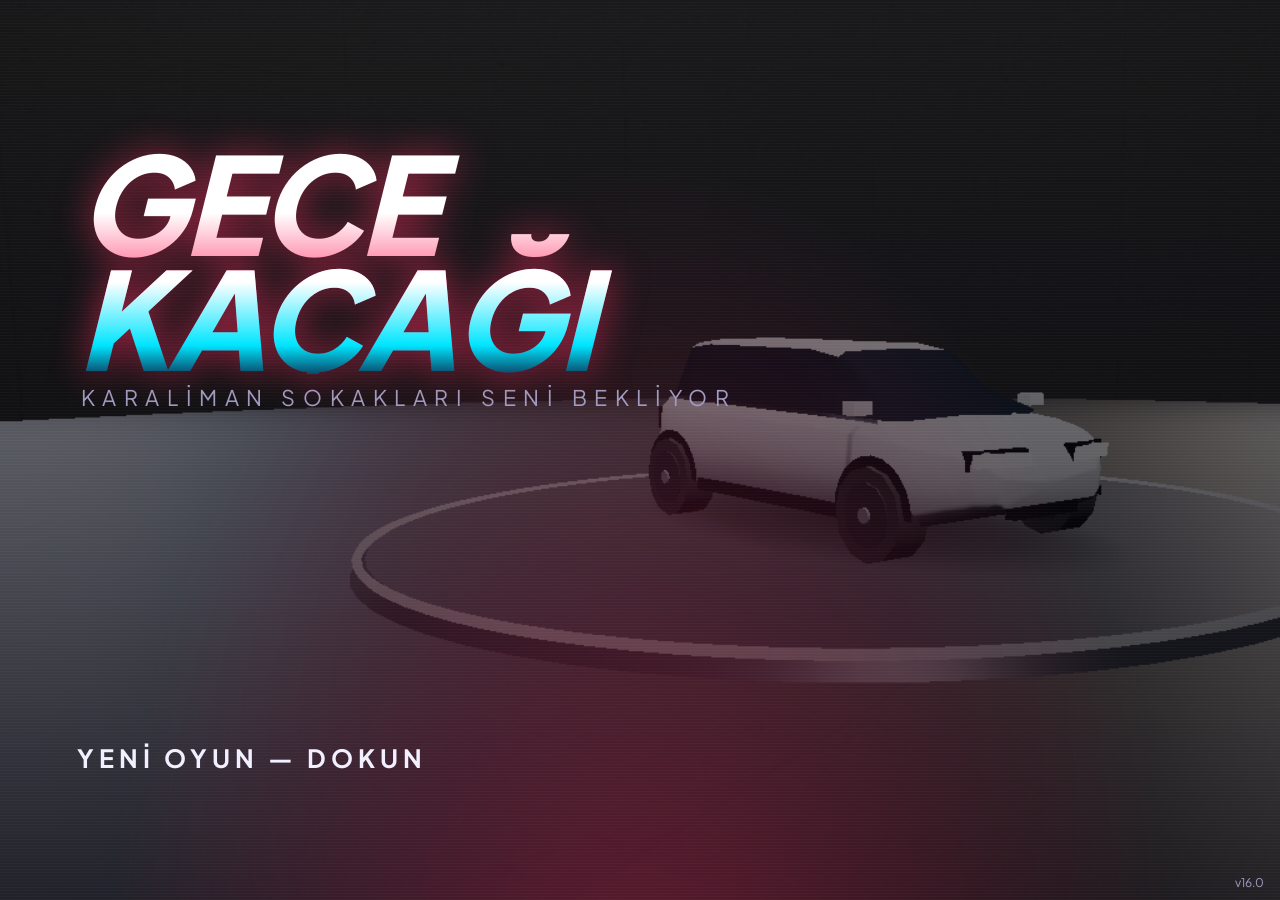
<file: yaris/src/main/assets/index.html>
<!doctype html>
<html lang="tr">
<head>
<meta charset="utf-8">
<meta name="viewport" content="width=device-width, initial-scale=1, maximum-scale=1, user-scalable=no, viewport-fit=cover">
<title>Gece Kaçağı</title>
<link rel="stylesheet" href="stil.css">
</head>
<body>
<canvas id="gl"></canvas>
<div id="hud"></div>

<div id="title" class="scr on">
  <div class="scan"></div>
  <div class="logo"><h1>Gece<span>Kaçağı</span></h1><p>Karaliman sokakları seni bekliyor</p></div>
  <div class="tap" id="tapStart">EKRANA DOKUN</div>
  <div class="ver" id="ver"></div>
</div>

<div id="menu" class="scr">
  <div id="topbar">
    <div class="brand">GECE <b>KAÇAĞI</b></div>
    <div class="chip" id="cRank">📜 <small>Liste</small> <span>-</span></div>
    <div class="chip" id="cUn">🔥 <span>0</span> <small>Ün</small></div>
    <div class="chip" id="cPara">💰 <span>0</span></div>
  </div>
  <div id="nav"></div>
  <div id="panel"></div>
</div>

<div id="dlg" class="scr"><button class="btn alt sm skip" id="dlgSkip">ATLA ⏭</button><div class="box"><div class="face" id="dlgFace"></div><div class="txt"><div class="who" id="dlgWho"></div><div class="say" id="dlgSay"></div><div class="nx">dokun ▶</div></div></div><div id="rcard"></div></div>
<div id="res" class="scr"><div class="in"><div class="big" id="resBig"></div><div class="sub" id="resSub"></div><div class="lines" id="resLines"></div><div class="btns" id="resBtns"></div></div></div>
<div id="pause" class="scr"><div class="in"><h1>DURAKLATILDI</h1><button class="btn big" id="pResume">DEVAM ▶</button><button class="btn alt" id="pRestart">YENİDEN BAŞLAT</button><button class="btn alt" id="pSet">⚙️ AYARLAR</button><button class="btn alt" id="pCam">KAMERA</button><button class="btn alt" id="pFoto">📸 FOTOĞRAF</button><button class="btn alt" id="pQuit">ÇIK</button></div></div>
<div id="photo"><div class="ph-drag" id="phDrag"></div>
  <button class="btn alt sm ph-back" id="phBack">◀ GERİ</button>
  <div class="ph-side">
    <label>Uzaklık<input type="range" id="phDist" min="2.6" max="30" step="0.1"></label>
    <label>Açı<input type="range" id="phFov" min="20" max="85" step="1"></label>
    <label>Eğim<input type="range" id="phRoll" min="-0.5" max="0.5" step="0.01"></label>
  </div>
  <div class="ph-bar"><div class="sw" id="phFil"></div><button class="btn alt sm" id="phCer">Çerçeve</button><button class="btn alt sm" id="phGiz">Arabayı gizle</button></div><button class="btn big ph-shot" id="phShot">📸</button>
</div>
<div id="modal"><div class="mbox" id="mbox"></div></div>
<div id="toast"></div>
<div id="rotate"><div class="ph">📱</div><b>Telefonu yan çevir</b><span class="mut">Gece Kaçağı yatay ekranda oynanır</span></div>

<script src="lib/three.min.js"></script>
<script src="ikon.js"></script>
<script src="pist.js"></script>
<script src="veri.js"></script>
<script src="ses.js"></script>
<script src="araba3d.js"></script>
<script src="lib/GLTFLoader.js"></script>
<script src="varlik.js"></script>
<script src="dunya.js"></script>
<script src="post.js"></script>
<script src="yaris.js"></script>
<script src="ekstra.js"></script>
<script src="ultra.js"></script>
<script src="sehir.js"></script>
<script src="oyun.js"></script>
</body>
</html>
</file>
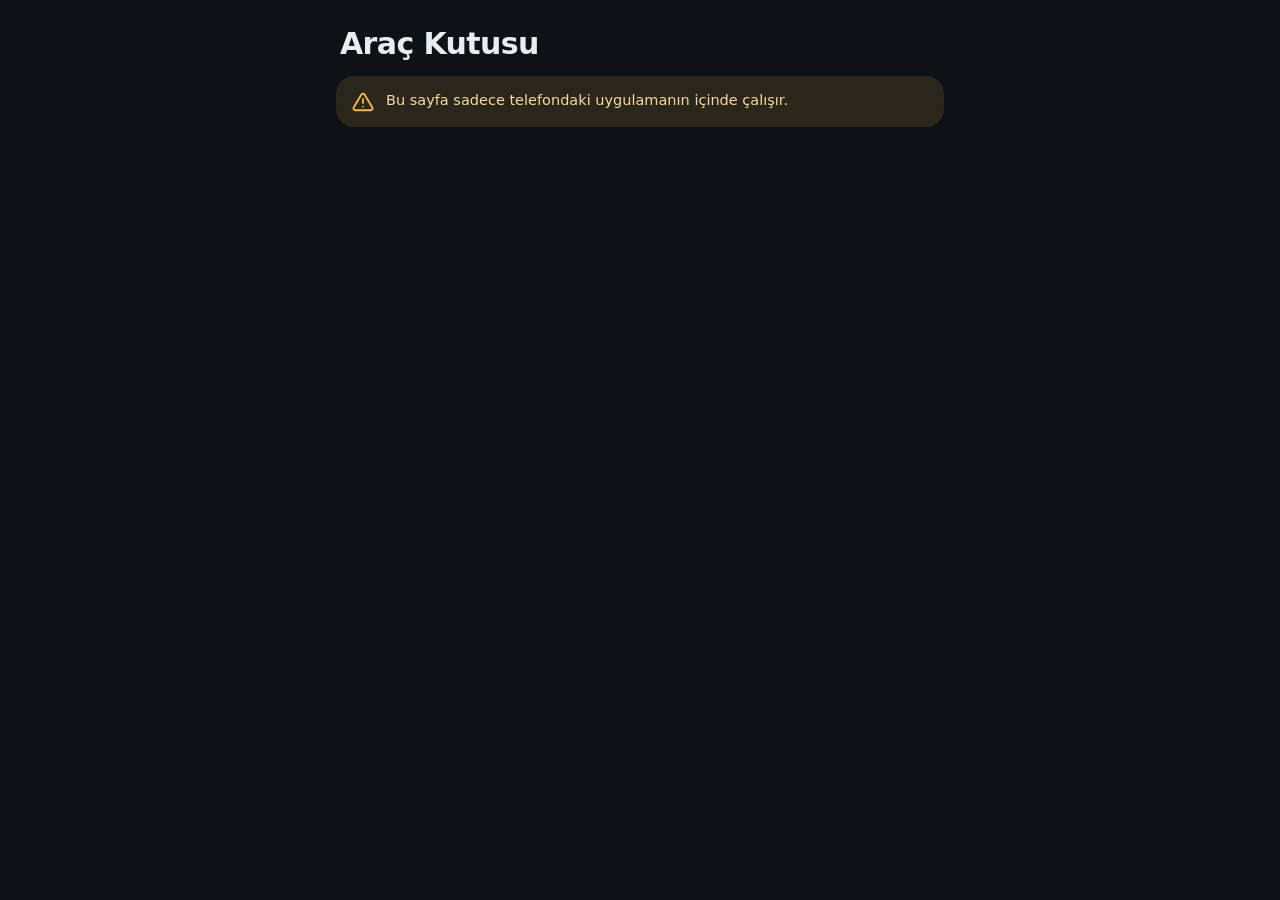
<file: arac-kutusu/app/src/main/assets/index.html>
<!doctype html>
<html lang="tr">
<head>
<meta charset="utf-8">
<meta name="viewport" content="width=device-width,initial-scale=1,viewport-fit=cover">
<title>Araç Kutusu</title>
<style>
:root{
  --bg:#0E1116; --bg2:#151A21; --card:#1A2029; --card2:#212935; --line:#2A3340;
  --tx:#E8EDF3; --tx2:#9AA6B5; --tx3:#6B7686;
  --ac:#4FD1A5; --ac2:#2FB386; --acbg:rgba(79,209,165,.12);
  --warn:#F5B94A; --warnbg:rgba(245,185,74,.12);
  --bad:#F26D6D; --badbg:rgba(242,109,109,.13);
  --blue:#6AA8FF; --bluebg:rgba(106,168,255,.12);
  --r:18px;
}
:root[data-theme=light]{
  --bg:#F2F4F7; --bg2:#E8ECF1; --card:#FFFFFF; --card2:#EDF0F4; --line:#DCE1E8;
  --tx:#121820; --tx2:#566273; --tx3:#8A95A4;
  --ac:#0F9C74; --ac2:#0C8462; --acbg:rgba(15,156,116,.12);
  --warn:#B26F12; --warnbg:rgba(245,170,50,.16); --bad:#D23F3F; --badbg:rgba(210,63,63,.11);
  --blue:#2D6BD2; --bluebg:rgba(45,107,210,.10);
}
:root[data-theme=light] header{background:rgba(242,244,247,.94)}
:root[data-theme=light] .note.warn,:root[data-theme=light] .note.info,:root[data-theme=light] .note.bad,:root[data-theme=light] .note.ok{color:var(--tx)}
:root[data-theme=light] #toast{background:#1E2630;color:#fff}
:root[data-theme=light] .btn.pri{color:#fff} :root[data-theme=light] .btn.red{color:#fff}
:root[data-theme=light] .tile.hl{background:linear-gradient(135deg,#DCEBFA,#FFFFFF)!important}
:root[data-theme=light] .app,:root[data-theme=light] .card,:root[data-theme=light] .list,:root[data-theme=light] .tile,:root[data-theme=light] .set,:root[data-theme=light] .mode,:root[data-theme=light] .stat{box-shadow:0 1px 3px rgba(20,30,50,.07)}
*{box-sizing:border-box;-webkit-tap-highlight-color:transparent}
html,body{margin:0;background:var(--bg);color:var(--tx);font:16px/1.45 system-ui,-apple-system,"Segoe UI",Roboto,sans-serif}
body{min-height:100vh;padding-bottom:110px}
button{font:inherit;color:inherit;border:0;background:none;cursor:pointer}
svg.i{width:22px;height:22px;fill:none;stroke:currentColor;stroke-width:2;stroke-linecap:round;stroke-linejoin:round;flex:none}
header{position:sticky;top:0;z-index:20;display:flex;align-items:center;gap:6px;padding:10px 12px;background:rgba(14,17,22,.94);backdrop-filter:blur(10px);min-height:60px}
header h2{margin:0;font-size:20px;font-weight:700;flex:1}
#backBtn{width:44px;height:44px;border-radius:14px;display:flex;align-items:center;justify-content:center;background:var(--card)}
#backBtn svg{width:24px;height:24px}
main{padding:4px 16px 16px;max-width:640px;margin:0 auto}
h3{font-size:13px;letter-spacing:.06em;text-transform:uppercase;color:var(--tx2);margin:26px 4px 10px;font-weight:700}
p{margin:0}
.muted{color:var(--tx2)} .small{font-size:14px} .tiny{font-size:12.5px}
.card{background:var(--card);border-radius:var(--r);padding:16px;margin-bottom:12px}
.row{display:flex;align-items:center;gap:12px}
.grow{flex:1;min-width:0}
.ellip{white-space:nowrap;overflow:hidden;text-overflow:ellipsis}

/* Ana ekran */
.hero{padding:18px 4px 6px}
.hero h1{margin:0 0 4px;font-size:30px;letter-spacing:-.02em}
.store{margin-top:14px}
.bar{height:10px;border-radius:6px;background:var(--card2);overflow:hidden}
.bar>i{display:block;height:100%;background:linear-gradient(90deg,var(--ac2),var(--ac));border-radius:6px}
.grid4{display:grid;grid-template-columns:1fr 1fr;gap:12px;margin-top:20px}
.tile{background:var(--card);border-radius:22px;padding:18px 16px;text-align:left;min-height:168px;display:flex;flex-direction:column;gap:10px;border:1px solid transparent;transition:transform .12s}
.tile:active{transform:scale(.97)}
.tile .ic{width:52px;height:52px;border-radius:16px;display:flex;align-items:center;justify-content:center}
.tile .ic svg{width:28px;height:28px}
.tile b{font-size:18px;line-height:1.2}
.tile span{font-size:13.5px;color:var(--tx2);line-height:1.35}
.c1 .ic{background:var(--acbg);color:var(--ac)} .c2 .ic{background:var(--bluebg);color:var(--blue)}
.c3 .ic{background:var(--warnbg);color:var(--warn)} .c4 .ic{background:rgba(190,140,255,.13);color:#C39BFF}

/* Butonlar */
.btn{display:flex;align-items:center;justify-content:center;gap:8px;min-height:56px;padding:0 20px;border-radius:16px;font-weight:700;font-size:17px;background:var(--card2);width:100%}
.btn.pri{background:var(--ac);color:#06281C}
.btn.red{background:var(--bad);color:#2A0707}
.btn.ghost{background:transparent;border:1.5px solid var(--line)}
.btn.sm{min-height:46px;font-size:15px;border-radius:14px;padding:0 14px;width:auto}
.btn:disabled{opacity:.45}
.btns{display:flex;gap:10px;flex-wrap:wrap}
.btns>.btn{flex:1;min-width:130px}
.link{color:var(--ac);font-weight:600;padding:12px 4px;display:inline-flex;align-items:center;gap:6px}

.seg{display:flex;flex-wrap:wrap;gap:8px}
.seg button{min-height:46px;padding:0 16px;border-radius:14px;background:var(--card2);font-weight:600;font-size:15px;border:1.5px solid transparent}
.seg button.on{background:var(--acbg);border-color:var(--ac);color:var(--ac)}

.note{display:flex;gap:12px;align-items:flex-start;border-radius:var(--r);padding:14px 16px;margin-bottom:12px;font-size:14.5px}
.note svg{margin-top:1px}
.note.warn{background:var(--warnbg);color:#F7D9A0} .note.warn svg{color:var(--warn)}
.note.info{background:var(--bluebg);color:#C7DCFF} .note.info svg{color:var(--blue)}
.note.bad{background:var(--badbg);color:#FFC9C9} .note.bad svg{color:var(--bad)}
.note.ok{background:var(--acbg);color:#BDF2DE} .note.ok svg{color:var(--ac)}
.note b{color:var(--tx)}

/* Liste */
.list{background:var(--card);border-radius:var(--r);overflow:hidden;margin-bottom:12px}
.item{display:flex;align-items:center;gap:12px;padding:12px 14px;border-bottom:1px solid var(--line);min-height:64px;width:100%;text-align:left}
.item:last-child{border-bottom:0}
.item:active{background:var(--card2)}
.chk{width:28px;height:28px;border-radius:9px;border:2px solid var(--tx3);display:flex;align-items:center;justify-content:center;flex:none}
.chk svg{width:18px;height:18px;opacity:0;stroke-width:3}
.item.sel .chk{background:var(--ac);border-color:var(--ac);color:#06281C}
.item.sel .chk svg{opacity:1}
.th{width:52px;height:52px;border-radius:12px;background:var(--card2);flex:none;object-fit:cover;display:flex;align-items:center;justify-content:center;color:var(--tx3);font-size:11px;font-weight:700;overflow:hidden}
.th img{width:100%;height:100%;object-fit:cover}
.sz{font-weight:700;font-size:15px;white-space:nowrap}
.badge{display:inline-block;font-size:12px;font-weight:700;padding:3px 8px;border-radius:8px;background:var(--card2);color:var(--tx2);margin:2px 4px 2px 0}
.badge.ok{background:var(--acbg);color:var(--ac)} .badge.warn{background:var(--warnbg);color:var(--warn)}
.badge.bad{background:var(--badbg);color:var(--bad)} .badge.blue{background:var(--bluebg);color:var(--blue)}
.grp{padding:10px 14px;background:var(--bg2);font-size:13px;color:var(--tx2);display:flex;justify-content:space-between}

.stats{display:grid;grid-template-columns:1fr 1fr;gap:10px;margin-bottom:12px}
.stat{background:var(--card);border-radius:16px;padding:14px;text-align:left;border:1.5px solid transparent}
.stat.on{border-color:var(--ac)}
.stat b{display:block;font-size:22px}
.stat span{font-size:13px;color:var(--tx2)}

.dock{position:fixed;left:0;right:0;bottom:0;z-index:30;padding:12px 16px calc(12px + var(--sb,0px));background:linear-gradient(transparent,var(--bg) 22%);display:none}
.dock.show{display:block}
.dock .in{max-width:640px;margin:0 auto;background:var(--card2);border-radius:20px;padding:12px 12px 12px 18px;display:flex;align-items:center;gap:12px;box-shadow:0 10px 30px rgba(0,0,0,.45)}

.spin{width:22px;height:22px;border-radius:50%;border:3px solid var(--line);border-top-color:var(--ac);animation:sp 1s linear infinite;flex:none}
@keyframes sp{to{transform:rotate(360deg)}}

/* Uygulama kartı */
.app{background:var(--card);border-radius:var(--r);margin-bottom:10px;overflow:hidden}
.app>.head{display:flex;gap:12px;align-items:center;padding:14px;width:100%;text-align:left}
.app img.aic{width:46px;height:46px;border-radius:12px;flex:none;background:var(--card2)}
.app .body{padding:0 14px 14px;display:none}
.app.open .body{display:block}
.risk{border-left:3px solid var(--warn);padding:6px 0 6px 12px;margin:10px 0}
.risk.l3{border-color:var(--bad)} .risk.l1{border-color:var(--tx3)}
.risk b{display:block;font-size:15px}
.risk p{font-size:14px;color:var(--tx2)}

/* Ayar satırları */
.set{background:var(--card);border-radius:var(--r);padding:16px;margin-bottom:10px}
.set .top{display:flex;align-items:center;justify-content:space-between;gap:10px;margin-bottom:12px}
.set .top b{font-size:16.5px}
.set .top .v{color:var(--ac);font-weight:700}
input[type=range]{width:100%;height:44px;accent-color:var(--ac)}
.sw{width:58px;height:34px;border-radius:20px;background:var(--line);position:relative;flex:none;transition:background .2s}
.sw::after{content:"";position:absolute;left:4px;top:4px;width:26px;height:26px;border-radius:50%;background:#fff;transition:left .2s}
.sw.on{background:var(--ac)} .sw.on::after{left:28px}
.dot{width:10px;height:10px;border-radius:50%;background:var(--bad);flex:none}
.dot.ok{background:var(--ac)} .dot.mid{background:var(--warn)}
input[type=text]{width:100%;min-height:54px;border-radius:14px;border:1.5px solid var(--line);background:var(--bg2);color:var(--tx);font:inherit;font-size:17px;padding:0 14px}
select{min-height:46px;border-radius:12px;border:1.5px solid var(--line);background:var(--bg2);color:var(--tx);font:inherit;padding:0 10px;flex:1;min-width:0}

.mode{background:var(--card);border-radius:var(--r);padding:16px;margin-bottom:10px;border:1.5px solid transparent}
.mode.last{border-color:var(--ac2)}
.mode .em{font-size:30px;width:52px;height:52px;border-radius:16px;background:var(--card2);display:flex;align-items:center;justify-content:center;flex:none}

.steps{counter-reset:s;padding:0;margin:0;list-style:none}
.steps li{counter-increment:s;position:relative;padding:0 0 18px 46px}
.steps li::before{content:counter(s);position:absolute;left:0;top:0;width:32px;height:32px;border-radius:50%;background:var(--acbg);color:var(--ac);font-weight:800;display:flex;align-items:center;justify-content:center}
.steps li.done::before{content:"✓";background:var(--ac);color:#06281C}
.steps li>b{display:block;margin-bottom:4px}
.steps p{color:var(--tx2);font-size:14.5px;margin-bottom:10px}

/* Pencere ve bildirim */
#sheetBg{position:fixed;inset:0;background:rgba(0,0,0,.6);z-index:50;display:none}
#sheet{position:fixed;left:0;right:0;bottom:0;z-index:51;background:var(--bg2);border-radius:24px 24px 0 0;max-height:86vh;overflow:auto;padding:20px 16px calc(20px + var(--sb,0px));transform:translateY(105%);transition:transform .22s,visibility 0s .22s;visibility:hidden}
#sheet.show{transform:none;visibility:visible;transition:transform .22s}
#sheet h4{margin:0 0 8px;font-size:21px}
#toast{position:fixed;left:16px;right:16px;bottom:24px;z-index:60;background:#2B3542;color:var(--tx);padding:14px 18px;border-radius:16px;font-size:15px;box-shadow:0 10px 30px rgba(0,0,0,.5);opacity:0;pointer-events:none;transition:opacity .2s;max-width:600px;margin:0 auto}
#toast.show{opacity:1}
.empty{text-align:center;padding:30px 10px;color:var(--tx2)}
.ring{width:84px;height:84px;border-radius:50%;display:flex;align-items:center;justify-content:center;flex:none;font-weight:800;font-size:24px}
.ring>span{width:68px;height:68px;border-radius:50%;background:var(--card);display:flex;align-items:center;justify-content:center}
.kv{display:flex;justify-content:space-between;gap:12px;padding:11px 0;border-bottom:1px solid var(--line);font-size:15px}
.kv:last-child{border-bottom:0} .kv span:first-child{color:var(--tx2)} .kv span:last-child{text-align:right;font-weight:600}
.mini{display:grid;grid-template-columns:repeat(4,1fr);gap:8px;margin-top:16px}
.mini button{background:var(--card);border-radius:16px;padding:12px 6px;text-align:center}
.mini b{display:block;font-size:17px} .mini span{font-size:11.5px;color:var(--tx2)}
.cbar{display:flex;height:14px;border-radius:8px;overflow:hidden;background:var(--card2);margin:10px 0 12px}
.cbar i{display:block;height:100%}
.leg{display:grid;grid-template-columns:1fr 1fr;gap:6px 14px;font-size:13.5px}
.leg div{display:flex;align-items:center;gap:8px} .leg i{width:10px;height:10px;border-radius:3px;flex:none}
.search{position:relative;margin-bottom:12px} .search input{padding-left:44px}
.search svg{position:absolute;left:14px;top:16px;color:var(--tx3)}
input[type=time]{min-height:54px;border-radius:14px;border:1.5px solid var(--line);background:var(--bg2);color:var(--tx);font:inherit;font-size:22px;padding:0 14px;width:100%;color-scheme:dark}
details summary{cursor:pointer;color:var(--tx2);padding:10px 4px;font-size:14.5px}
</style>
</head>
<body>
<header id="hdr"><button id="backBtn" onclick="goBack()" aria-label="Geri"></button><h2 id="ttl">Araç Kutusu</h2></header>
<main id="view"></main>
<div class="dock" id="dock"><div class="in" id="dockIn"></div></div>
<div id="sheetBg" onclick="closeSheet()"></div>
<div id="sheet"></div>
<div id="toast"></div>
<script>
'use strict';
// ================= Simgeler =================
const IC={
  back:'<polyline points="15 18 9 12 15 6"/>',
  chev:'<polyline points="9 18 15 12 9 6"/>',
  trash:'<polyline points="3 6 5 6 21 6"/><path d="M19 6v14a2 2 0 0 1-2 2H7a2 2 0 0 1-2-2V6m3 0V4a2 2 0 0 1 2-2h4a2 2 0 0 1 2 2v2"/>',
  shield:'<path d="M12 22s8-4 8-10V5l-8-3-8 3v7c0 6 8 10 8 10z"/>',
  key:'<circle cx="7.5" cy="15.5" r="4.5"/><path d="M10.7 12.3 21 2m-4 4 3 3m-6 0 2 2"/>',
  zap:'<polygon points="13 2 3 14 12 14 11 22 21 10 12 10 13 2"/>',
  check:'<polyline points="20 6 9 17 4 12"/>',
  x:'<line x1="18" y1="6" x2="6" y2="18"/><line x1="6" y1="6" x2="18" y2="18"/>',
  warn:'<path d="M10.29 3.86 1.82 18a2 2 0 0 0 1.71 3h16.94a2 2 0 0 0 1.71-3L13.71 3.86a2 2 0 0 0-3.42 0z"/><line x1="12" y1="9" x2="12" y2="13"/><line x1="12" y1="17" x2="12.01" y2="17"/>',
  info:'<circle cx="12" cy="12" r="10"/><line x1="12" y1="16" x2="12" y2="12"/><line x1="12" y1="8" x2="12.01" y2="8"/>',
  lock:'<rect x="3" y="11" width="18" height="11" rx="2"/><path d="M7 11V7a5 5 0 0 1 10 0v4"/>',
  folder:'<path d="M22 19a2 2 0 0 1-2 2H4a2 2 0 0 1-2-2V5a2 2 0 0 1 2-2h5l2 3h9a2 2 0 0 1 2 2z"/>',
  plus:'<line x1="12" y1="5" x2="12" y2="19"/><line x1="5" y1="12" x2="19" y2="12"/>',
  search:'<circle cx="11" cy="11" r="8"/><line x1="21" y1="21" x2="16.65" y2="16.65"/>',
  phone:'<rect x="5" y="2" width="14" height="20" rx="2"/><line x1="12" y1="18" x2="12.01" y2="18"/>',
  clock:'<circle cx="12" cy="12" r="10"/><polyline points="12 6 12 12 16 14"/>',
  grid:'<rect x="3" y="3" width="7" height="7"/><rect x="14" y="3" width="7" height="7"/><rect x="14" y="14" width="7" height="7"/><rect x="3" y="14" width="7" height="7"/>',
  eye:'<path d="M1 12s4-8 11-8 11 8 11 8-4 8-11 8-11-8-11-8z"/><circle cx="12" cy="12" r="3"/>',
  ext:'<path d="M18 13v6a2 2 0 0 1-2 2H5a2 2 0 0 1-2-2V8a2 2 0 0 1 2-2h6"/><polyline points="15 3 21 3 21 9"/><line x1="10" y1="14" x2="21" y2="3"/>',
};
const ic=(n,cls)=>`<svg class="i ${cls||''}" viewBox="0 0 24 24">${IC[n]}</svg>`;
document.getElementById('backBtn').innerHTML=ic('back');

// ================= Köprü =================
const B=window.AndroidBridge||null;
let seq=0; const pend={}, prog={};
function sync(m,a){
  if(!B) return null;
  try{ return JSON.parse(B.sync(m,JSON.stringify(a||{}))); }catch(e){ return {error:String(e)}; }
}
function call(m,a,onProg){
  return new Promise(res=>{
    if(!B){ res({error:'nobridge'}); return; }
    const id='c'+(++seq); pend[id]=res; if(onProg) prog[id]=onProg;
    B.async(id,m,JSON.stringify(a||{}));
  });
}
window.__done=(id,r)=>{ const f=pend[id]; delete pend[id]; delete prog[id]; if(f) f(r); };
window.__progress=(id,t)=>{ if(prog[id]) prog[id](t); };

// ================= Yardımcılar =================
const $=s=>document.querySelector(s);
const esc=s=>String(s==null?'':s).replace(/[&<>"']/g,c=>({'&':'&amp;','<':'&lt;','>':'&gt;','"':'&quot;',"'":'&#39;'}[c]));
function bytes(n){
  if(!n) return '0 B';
  const u=['B','KB','MB','GB','TB']; let i=0; n=+n;
  while(n>=1024&&i<u.length-1){n/=1024;i++;}
  return (i>=2? n.toLocaleString('tr-TR',{maximumFractionDigits:n<10?1:0}) : Math.round(n))+' '+u[i];
}
const date=t=>t?new Date(t).toLocaleDateString('tr-TR',{day:'numeric',month:'short',year:'numeric'}):'';
const b64url=s=>btoa(unescape(encodeURIComponent(s))).replace(/\+/g,'-').replace(/\//g,'_').replace(/=+$/,'');
let toastT;
function toast(t){ const e=$('#toast'); e.textContent=t; e.classList.add('show'); clearTimeout(toastT); toastT=setTimeout(()=>e.classList.remove('show'),3200); }
function openSheet(html){ $('#sheet').innerHTML=html; $('#sheetBg').style.display='block'; requestAnimationFrame(()=>$('#sheet').classList.add('show')); }
function closeSheet(){ $('#sheet').classList.remove('show'); $('#sheetBg').style.display='none'; }
const sheetOpen=()=>$('#sheet').classList.contains('show');

let INFO={};
function applyTheme(){
  let t='dark'; try{ t=JSON.parse(localStorage.getItem('ak-theme')||'"dark"'); }catch(e){}
  if(t==='system') t=matchMedia('(prefers-color-scheme: light)').matches?'light':'dark';
  document.documentElement.dataset.theme=t;
  sync('setBars',{color:t==='light'?'#F2F4F7':'#0E1116',light:t==='light'});
}
applyTheme();
try{ matchMedia('(prefers-color-scheme: light)').addEventListener('change',applyTheme); }catch(e){}
function refreshInfo(){ INFO=sync('info')||{}; }

// ================= Gezinme =================
const stack=['home'];
const TITLES={home:'Araç Kutusu',clean:'Temizlik',sec:'Güvenlik kontrolü',hidden:'Gizli ayarlar',quick:'Tek tık ayarlar',mode:'Modu düzenle',shizuku:'Shizuku kurulumu',limits:'Android\'in sınırları',device:'Telefon durumu',tools:'Araçlar',tool:'',apps:'Uygulama yöneticisi',perms:'İzin denetimi',about:'Ayarlar ve hakkında',usage:'Ekran süresi',xtips:'Xiaomi rehberi',files:'Dosya yöneticisi',checkup:'Telefon Check-up'};
let viewArg=null;
// Her ekranın kaydırma konumu ve parametresi saklanır: geri dönünce kaldığın yere döner
const scrollMem=[], argMem=[];
function go(v,arg){ closeSheet(); scrollMem[stack.length-1]=window.scrollY; argMem[stack.length-1]=viewArg; stack.push(v); viewArg=arg; render(); window.scrollTo(0,0); }
function restoreScroll(y){
  let n=0;
  const f=()=>{ window.scrollTo(0,y); if(Math.abs(window.scrollY-y)>2&&n++<30) setTimeout(f,60); }; // içerik geç yüklenirse tekrar dene
  requestAnimationFrame(f);
}
function goBack(){
  if(sheetOpen()){ closeSheet(); return true; }
  if(stack.length>1){ stack.pop(); const i=stack.length-1; viewArg=argMem[i]??null; render(true); restoreScroll(scrollMem[i]||0); return true; }
  return false;
}
window.__onBack=goBack;
window.__onResume=()=>{
  refreshInfo(); const v=stack[stack.length-1];
  if(v==='sec') checkUninstalled();
  if(v==='apps'&&AP.queue) { nextUninstall(); return; }
  if(['home','clean','sec','quick','shizuku','device','tool','about','usage','files','checkup'].includes(v)) render(true);
};
function render(soft){
  const v=stack[stack.length-1];
  $('#ttl').textContent=TITLES[v]||'';
  $('#hdr').style.display=v==='home'?'none':'flex';
  $('#backBtn').style.display=stack.length>1?'flex':'none';
  $('#dock').classList.remove('show');
  if(devTimer&&v!=='device'){ clearInterval(devTimer); devTimer=null; }
  if(v!=='tool'&&typeof stopTool==='function'&&TOOL) stopTool();
  ({home:vHome,clean:vClean,sec:vSec,hidden:vHidden,quick:vQuick,mode:vMode,shizuku:vShizuku,limits:vLimits,device:vDevice,tools:vTools,tool:vTool,apps:vApps,perms:vPerms,about:vAbout,usage:vUsage,xtips:vXtips,files:vFiles,checkup:vCheckup})[v](soft);
}
const V=h=>{ $('#view').innerHTML=h; };

// ================= Ana ekran =================
let DEV=null, devTimer=null;
function vHome(){
  if(!B){ V(`<div class="hero"><h1>Araç Kutusu</h1></div><div class="note warn">${ic('warn')}<div>Bu sayfa sadece telefondaki uygulamanın içinde çalışır.</div></div>`); return; }
  DEV=sync('device')||{};
  const used=INFO.totalBytes? (INFO.totalBytes-INFO.freeBytes)/INFO.totalBytes*100 : 0;
  const dev=[INFO.brand&&INFO.brand[0].toUpperCase()+INFO.brand.slice(1), INFO.model].filter(Boolean).join(' ');
  const bt=DEV.battery||{}, ramPct=DEV.ramTotal?Math.round((DEV.ramTotal-DEV.ramFree)/DEV.ramTotal*100):0;
  V(`<div class="hero"><h1>Araç Kutusu</h1>
    <p class="muted small">${esc(dev)}${INFO.os?' · '+esc(INFO.os):''} · Android ${esc(INFO.android)}</p>
    <div class="store"><div class="row small" style="justify-content:space-between;margin-bottom:6px"><span class="muted">Depolama</span><span><b>${bytes(INFO.freeBytes)}</b> <span class="muted">boş / ${bytes(INFO.totalBytes)}</span></span></div>
    <div class="bar"><i style="width:${used.toFixed(1)}%"></i></div></div>
    <div class="mini">
      <button onclick="go('device')"><b>%${bt.level??'?'}</b><span>Pil${bt.charging?' ⚡':''}</span></button>
      <button onclick="go('device')"><b>${bt.temp?Math.round(bt.temp)+'°':'?'}</b><span>Sıcaklık</span></button>
      <button onclick="go('device')"><b>%${ramPct}</b><span>RAM dolu</span></button>
      <button onclick="go('device')"><b>${DEV.system?Math.floor(DEV.system.uptimeMin/1440)+'g':'?'}</b><span>Açık süre</span></button>
    </div></div>
  <div class="grid4">
    <button class="tile c1" onclick="go('clean')"><div class="ic">${ic('trash')}</div><b>Temizlik</b><span>Büyük dosya, kopya fotoğraf, eski APK, çöp, uygulamalar</span></button>
    <button class="tile c2" onclick="go('sec')"><div class="ic">${ic('shield')}</div><b>Güvenlik kontrolü</b><span>Güvenlik puanı, riskli izinler, izin denetimi</span></button>
    <button class="tile c3" onclick="go('hidden')"><div class="ic">${ic('key')}</div><b>Gizli ayarlar</b><span>Xiaomi / HyperOS'un saklı ekranları</span></button>
    <button class="tile c4" onclick="go('quick')"><div class="ic">${ic('zap')}</div><b>Tek tık ayarlar</b><span>Modlar, zamanlayıcı, kutucuklar</span></button>
    <button class="tile hl" style="grid-column:1/-1;min-height:0;flex-direction:row;align-items:center;gap:14px;background:linear-gradient(135deg,#1F3A4A,#1A2029)" onclick="go('tools')"><div class="ic" style="background:rgba(106,168,255,.15);color:#8FC1FF">${ic('grid')}</div><div><b>Araçlar</b><br><span>${typeof TOOLS==='object'?Object.keys(TOOLS).length:'30'}+ araç: pusula, QR, fener, ses ölçer, testler, hesaplayıcılar, notlar…</span></div></button>
  </div>
  <div class="list" style="margin-top:16px">
    <button class="item" onclick="go('device')"><div class="th" style="width:40px;height:40px;color:var(--ac)">${ic('phone')}</div><div class="grow"><b>Telefon durumu</b><div class="muted tiny">Pil sağlığı, işlemci, ekran, sistem</div></div>${ic('chev')}</button>
    <button class="item" onclick="go('limits')"><div class="th" style="width:40px;height:40px;color:var(--warn)">${ic('lock')}</div><div class="grow"><b>Android'in izin vermedikleri</b><div class="muted tiny">Neyi neden yapamıyoruz</div></div>${ic('chev')}</button>
    <button class="item" onclick="go('usage')"><div class="th" style="width:40px;height:40px;color:#C39BFF">${ic('clock')}</div><div class="grow"><b>Ekran süresi</b><div class="muted tiny">Bugün ve son 7 gün, en çok kullanılanlar</div></div>${ic('chev')}</button>
    <button class="item" onclick="go('about')"><div class="th" style="width:40px;height:40px;color:var(--blue)">${ic('info')}</div><div class="grow"><b>Ayarlar, yedek ve hakkında</b><div class="muted tiny">Tema, şarj alarmı, widget, yedekleme · v${esc(INFO.version||'')}</div></div>${ic('chev')}</button>
  </div>`);
}

// ================= 1) Temizlik =================
const CL={res:null,busy:false,prog:'',tab:'large',min:100,sel:new Map()};
const TABS=[['large','Büyük dosyalar'],['dupes','Kopya fotoğraflar'],['apks','Eski APK\'lar'],['junk','Çöp dosyalar'],['oldDl','Eski indirilenler'],['shots','Eski ekran görüntüleri'],['waOld','Eski WhatsApp medyası'],['empty','Boş klasörler']];
const TABINFO={junk:'.thumbnails önbellekleri, .tmp/.log/.bak dosyaları ve 0 baytlık boş dosyalar. Silmek güvenlidir; uygulamalar gerekirse yeniden oluşturur.',
  oldDl:'İndirilenler klasöründe 90 günden eski dosyalar (APK\'lar hariç). Gerekli belgelerin olabilir, tek tek bak.',
  shots:'30 günden eski ekran görüntüleri ve ekran kayıtları (en eskiden yeniye).',
  waOld:'WhatsApp\'tan gelen veya gönderilen, 6 aydan eski fotoğraf, video, ses ve belgeler. Sohbet yedeğine dokunulmaz.'};
const CATCOL=['#4FD1A5','#6AA8FF','#C39BFF','#F5B94A','#F26D6D','#FF8FB1','#6B7686'];
function vClean(){
  if(!INFO.files){
    V(`<div class="card"><div class="row" style="margin-bottom:12px"><div class="th" style="color:var(--ac)">${ic('folder')}</div><div class="grow"><b>Dosya izni gerekli</b><p class="muted small">Dosyaları bulup silebilmem için Android'in <b>"Tüm dosyalara erişim"</b> iznini vermen lazım.</p></div></div>
      <p class="small muted" style="margin-bottom:14px">Açılan ekranda <b>Araç Kutusu</b> anahtarını aç, sonra geri tuşuyla buraya dön.</p>
      <button class="btn pri" onclick="sync('openPerm',{which:'files'})">İzni ver</button></div>
      <div class="note info">${ic('info')}<div>Uygulama internete hiçbir şey göndermez. Senin onayın olmadan hiçbir dosya silinmez.</div></div>`);
    return;
  }
  let h=`<div class="btns" style="margin-bottom:12px"><button class="btn sm" onclick="go('apps')">📦 Uygulamalar</button><button class="btn sm" onclick="go('files')">🗂️ Dosyalar</button><button class="btn sm" onclick="go('tool','compress')">🗜️ Fotoğraf küçült</button></div><div class="card"><b>Büyük dosya sınırı</b><div class="seg" style="margin:10px 0 14px">${[50,100,250,500,1024].map(m=>`<button class="${CL.min===m?'on':''}" onclick="CL.min=${m};render()">${m>=1024?'1 GB':m+' MB'}</button>`).join('')}</div>
    <button class="btn pri" ${CL.busy?'disabled':''} onclick="scanClean()">${CL.busy?'<div class="spin"></div> Taranıyor…':(CL.res?'Yeniden tara':'Taramayı başlat')}</button>
    ${CL.busy?`<p class="muted small" id="clProg" style="margin-top:10px;text-align:center">${esc(CL.prog||'Başlıyor…')}</p>`:''}</div>`;
  const r=CL.res;
  if(r&&!CL.busy){
    const sum=a=>a.reduce((s,x)=>s+x.size,0);
    const dupeCount=r.dupes.reduce((s,g)=>s+g.length-1,0);
    const st={large:[r.large.length+(r.largeTotal>r.large.length?'+':''),bytes(sum(r.large))],dupes:[dupeCount,bytes(r.dupeWaste)+' fazlalık'],apks:[r.apks.length,bytes(sum(r.apks))],empty:[r.empty.length,'klasör']};
    for(const k of ['junk','oldDl','shots','waOld']) st[k]=[(r[k]||[]).length,bytes(sum(r[k]||[]))];
    const ct=(r.cats||[]).reduce((s2,c)=>s2+c.bytes,0)||1;
    h+=`<p class="muted small" style="margin:4px 4px 12px">${r.files.toLocaleString('tr-TR')} dosya tarandı (${bytes(r.bytes)}).</p>`;
    if(r.cats) h+=`<div class="card"><b>Depolama dağılımı</b><div class="cbar">${r.cats.map((c,i)=>`<i style="width:${(c.bytes/ct*100).toFixed(2)}%;background:${CATCOL[i]}"></i>`).join('')}</div>
      <div class="leg">${r.cats.map((c,i)=>`<div><i style="background:${CATCOL[i]}"></i><span class="grow">${c.t}</span><b>${bytes(c.bytes)}</b></div>`).join('')}</div>
      <details style="margin-top:8px"><summary>En çok yer kaplayan klasörler</summary>${(r.topDirs||[]).map(d=>`<div class="kv"><span class="ellip">${esc(d.name)}</span><span>${bytes(d.bytes)}</span></div>`).join('')}</details></div>`;
    h+=`<div class="stats">${TABS.map(([k,t])=>`<button class="stat ${CL.tab===k?'on':''}" onclick="CL.tab='${k}';render()"><b>${st[k][0]}</b><span>${t}<br>${st[k][1]}</span></button>`).join('')}</div>`;
    h+=cleanList();
    h+=`<div class="note info">${ic('info')}<div class="small">Android 11'den beri hiçbir uygulama <b>Android/data</b> ve <b>Android/obb</b> klasörlerine giremez; oradaki dosyalar taranmadı. Kopya araması sadece <b>birebir aynı</b> fotoğrafları bulur; benzer ama farklı fotoğrafları bulmaz.</div></div>`;
  } else if(!CL.busy){
    h+=`<div class="note info">${ic('info')}<div class="small">Tarama hiçbir şeyi silmez. Önce listeyi görürsün, sen seçip onaylarsan silinir.</div></div>`;
  }
  V(h); dock();
}
function cleanList(){
  const r=CL.res, t=CL.tab;
  const row=(f,extra)=>{
    const sel=CL.sel.has(f.path);
    const th=f.img?`<div class="th"><img loading="lazy" src="/thumb/${b64url(f.path)}" onerror="this.remove()"></div>`
      : `<div class="th">${f.dir?ic('folder'):esc((f.name.split('.').pop()||'').slice(0,4).toUpperCase())}</div>`;
    return `<button class="item ${sel?'sel':''}" data-p="${esc(f.path)}" data-s="${f.size}" onclick="tgl(this)"><div class="chk">${ic('check')}</div>${th}
      <div class="grow"><div class="ellip" style="font-weight:600">${esc(f.name)}</div><div class="muted tiny ellip">${esc(f.rel.slice(0,-f.name.length-1)||'/')}</div>${extra||''}</div>
      <div class="sz">${f.dir?'':bytes(f.size)}</div></button>`;
  };
  let h='', acts='';
  if(t==='large'){
    if(!r.large.length) return `<div class="card empty">${CL.min>=1024?'1 GB':CL.min+' MB'}'tan büyük dosya yok.</div>`;
    acts=`<button class="btn sm" onclick="selAll('large',true)">Tümünü seç</button><button class="btn sm ghost" onclick="selAll('large',false)">Seçimi kaldır</button>`;
    h=`<div class="list">${r.large.map(f=>row(f,`<div class="muted tiny">${date(f.mtime)}</div>`)).join('')}</div>`;
    if(r.largeTotal>r.large.length) h+=`<p class="muted tiny" style="margin:0 4px 12px">En büyük ${r.large.length} dosya gösteriliyor (toplam ${r.largeTotal}).</p>`;
  } else if(t==='dupes'){
    if(!r.dupes.length) return `<div class="card empty">Birebir kopya fotoğraf bulunamadı. 👍</div>`;
    acts=`<button class="btn sm" onclick="selDupes()">Her gruptan en eskiyi koru, kalanları seç</button><button class="btn sm ghost" onclick="selAll('dupes',false)">Seçimi kaldır</button>`;
    h=r.dupes.map((g,gi)=>`<div class="list"><div class="grp"><span>Grup ${gi+1} · ${g.length} aynı fotoğraf</span><span>${bytes(g[0].size)}</span></div>${g.map((f,i)=>row(f,`<div class="tiny">${i===0?'<span class="badge ok">En eski (orijinal)</span>':'<span class="badge">Kopya</span>'} <span class="muted">${date(f.mtime)}</span></div>`)).join('')}</div>`).join('');
  } else if(t==='apks'){
    if(!r.apks.length) return `<div class="card empty">İndirilenler'de APK dosyası yok.</div>`;
    acts=`<button class="btn sm" onclick="selApks()">Zaten yüklü olanları seç</button><button class="btn sm" onclick="selAll('apks',true)">Tümünü seç</button><button class="btn sm ghost" onclick="selAll('apks',false)">Kaldır</button>`;
    const st={same:['ok','Bu sürüm yüklü'],newer:['ok','Daha yeni sürüm yüklü'],older:['warn','Yüklü sürüm daha eski'],no:['blue','Yüklü değil']};
    h=`<div class="list">${r.apks.map(f=>{
      const s=f.broken?['bad','Bozuk / eksik dosya']:st[f.installed]||['','?'];
      return row(f,`<div class="tiny">${f.app?`<b>${esc(f.app)}</b> ${esc(f.ver||'')} · `:''}<span class="badge ${s[0]}">${s[1]}</span> <span class="muted">${date(f.mtime)}</span></div>`);
    }).join('')}</div>`;
  } else if(TABINFO[t]){
    const L=r[t]||[];
    const note=`<div class="note info">${ic('info')}<div class="small">${TABINFO[t]}</div></div>`;
    if(!L.length) return note+`<div class="card empty">Bu grupta dosya yok. 👍</div>`;
    acts=`<button class="btn sm" onclick="selAll('${t}',true)">Tümünü seç</button><button class="btn sm ghost" onclick="selAll('${t}',false)">Seçimi kaldır</button>`;
    h=note.replace('class="note','style="margin-bottom:12px" class="note').replace(/^/,'')+`<div class="list">${L.map(f=>row(f,`<div class="muted tiny">${date(f.mtime)}</div>`)).join('')}</div>`;
    return `<div class="btns" style="margin-bottom:12px">${acts}</div>`+h;
  } else {
    if(!r.empty.length) return `<div class="card empty">Boş klasör yok.</div>`;
    acts=`<button class="btn sm" onclick="selAll('empty',true)">Tümünü seç</button><button class="btn sm ghost" onclick="selAll('empty',false)">Seçimi kaldır</button>`;
    h=`<div class="list">${r.empty.map(f=>row(f)).join('')}</div><p class="muted tiny" style="margin:0 4px 12px">Klasör, silme anında içinde dosya çıkarsa silinmez.</p>`;
  }
  return `<div class="btns" style="margin-bottom:12px">${acts}</div>`+h;
}
function itemsOf(tab){ const r=CL.res; return tab==='dupes'? r.dupes.flat() : r[tab]; }
function tgl(el){ const p=el.dataset.p; if(CL.sel.has(p)) CL.sel.delete(p); else CL.sel.set(p,+el.dataset.s); el.classList.toggle('sel'); dock(); }
function selAll(tab,on){ for(const f of itemsOf(tab)){ if(on) CL.sel.set(f.path,f.size); else CL.sel.delete(f.path);} render(); }
function selDupes(){ for(const g of CL.res.dupes) g.forEach((f,i)=>{ if(i===0) CL.sel.delete(f.path); else CL.sel.set(f.path,f.size); }); render(); }
function selApks(){ for(const f of CL.res.apks) if(f.installed==='same'||f.installed==='newer') CL.sel.set(f.path,f.size); render(); }
function dock(){
  const d=$('#dock');
  if(stack[stack.length-1]!=='clean'||!CL.sel.size){ d.classList.remove('show'); return; }
  let s=0; CL.sel.forEach(v=>s+=v);
  $('#dockIn').innerHTML=`<div class="grow"><b>${CL.sel.size} öğe seçili</b><div class="muted small">${bytes(s)} yer açılacak</div></div><button class="btn red sm" style="min-width:110px" onclick="confirmDel()">${ic('trash')} Sil</button>`;
  d.classList.add('show');
}
async function scanClean(){
  CL.busy=true; CL.prog=''; CL.sel.clear(); render();
  const r=await call('scanClean',{minLarge:CL.min*1048576},t=>{ CL.prog=t; const e=$('#clProg'); if(e) e.textContent=t; });
  CL.busy=false;
  if(r.error==='noaccess'){ refreshInfo(); }
  else if(r.error){ toast('Tarama hatası: '+r.error); }
  else CL.res=r;
  if(stack[stack.length-1]==='clean') render();
}
function confirmDel(){
  const all=[...CL.sel.entries()]; let s=0; all.forEach(([,v])=>s+=v);
  const name=p=>p.split('/').pop();
  openSheet(`<h4>Silinsin mi?</h4><p class="muted" style="margin-bottom:12px"><b style="color:var(--tx)">${all.length} öğe</b> silinecek, <b style="color:var(--tx)">${bytes(s)}</b> yer açılacak.</p>
    <div class="list" style="max-height:38vh;overflow:auto">${all.slice(0,60).map(([p,v])=>`<div class="item" style="min-height:48px"><div class="grow ellip small">${esc(name(p))}</div><div class="muted small">${v?bytes(v):'klasör'}</div></div>`).join('')}
    ${all.length>60?`<div class="item muted small" style="min-height:44px">…ve ${all.length-60} öğe daha</div>`:''}</div>
    <div class="note bad">${ic('warn')}<div><b>Kalıcı olarak silinir.</b> Çöp kutusuna gitmez, geri alınamaz.</div></div>
    <div class="btns"><button class="btn ghost" onclick="closeSheet()">Vazgeç</button><button class="btn red" id="delGo" onclick="doDelete()">Evet, sil</button></div>`);
}
async function doDelete(){
  const b=$('#delGo'); b.disabled=true; b.innerHTML='<div class="spin"></div> Siliniyor…';
  const paths=[...CL.sel.keys()];
  const r=await call('delete',{paths});
  closeSheet();
  if(r.error){ toast('Silme hatası: '+r.error); return; }
  const gone=new Set(r.deleted);
  const keep=f=>!gone.has(f.path);
  const R=CL.res;
  for(const k of ['large','apks','empty','junk','oldDl','shots','waOld']) if(R[k]) R[k]=R[k].filter(keep);
  R.dupes=R.dupes.map(g=>g.filter(keep)).filter(g=>g.length>1);
  R.dupeWaste=R.dupes.reduce((s,g)=>s+g[0].size*(g.length-1),0);
  gone.forEach(p=>CL.sel.delete(p));
  refreshInfo(); render();
  openSheet(`<h4>${r.failed.length?'Kısmen tamamlandı':'Tamamlandı'}</h4>
    <div class="note ok">${ic('check')}<div><b>${bytes(r.freed)}</b> yer açıldı · ${r.done} öğe silindi.<br>Şu an boş alan: <b>${bytes(r.freeBytes)}</b></div></div>
    ${r.failed.length?`<div class="note warn">${ic('warn')}<div>${r.failed.length} öğe silinemedi (başka bir uygulamaya ait veya klasörde dosya var). Seçili bırakıldı.</div></div>`:''}
    <button class="btn pri" onclick="closeSheet()">Tamam</button>`);
}

// ================= 2) Güvenlik =================
const SC={res:null,busy:false,prog:'',sys:false,days:60,filter:'all',open:null,pendingUn:null};
const RF=[['all','Hepsi'],['sms','SMS'],['a11y','Erişilebilirlik'],['admin','Cihaz yöneticisi'],['overlay','Üstte gösterme'],['notif','Bildirim erişimi'],['unknown','Bilinmeyen kaynak'],['install','APK yükleyebilir'],['new','Yeni yüklendi'],['unused','Kullanılmayan']];
function vSec(){
  let h=`<div class="note warn">${ic('warn')}<div><b>Bu gerçek bir antivirüs değil.</b> Virüs imzası taramaz, uygulamaların içine bakmaz. Sadece hangi uygulamanın <b>tehlikeli izinleri</b> olduğunu, <b>nereden yüklendiğini</b> ve <b>ne zamandır açılmadığını</b> gösterir. Listede olmak "virüs" demek değildir; tanıyorsan sorun yok.</div></div>`;
  const PC=sync('phoneChecks');
  if(PC&&PC.checks){
    const col=PC.score>=80?'var(--ac)':PC.score>=50?'var(--warn)':'var(--bad)';
    h+=`<div class="card"><div class="row" style="margin-bottom:8px"><div class="ring" style="background:conic-gradient(${col} ${PC.score*3.6}deg,var(--card2) 0)"><span style="color:${col}">${PC.score}</span></div>
      <div class="grow"><b style="font-size:18px">Telefon güvenlik puanı</b><p class="muted small">${PC.score>=80?'İyi durumdasın.':PC.score>=50?'Birkaç şeyi düzeltebilirsin.':'Önemli eksikler var.'}</p></div></div>
      ${PC.checks.map(c=>`<div class="row" style="padding:10px 0;border-top:1px solid var(--line);align-items:flex-start"><div style="color:${c.ok?'var(--ac)':c.w>=2?'var(--bad)':'var(--warn)'};margin-top:1px">${ic(c.ok?'check':'warn')}</div><div class="grow"><b class="small">${esc(c.t)}</b><div class="muted tiny">${esc(c.d)}</div></div>
        ${!c.ok&&c.k==='lock'?`<button class="btn sm" onclick="sync('openShortcut',{id:'lock'})">Ayarla</button>`:''}${!c.ok&&(c.k==='adb'||c.k==='dev')?`<button class="btn sm" onclick="sync('openPerm',{which:'dev'})">Aç</button>`:''}</div>`).join('')}</div>`;
  }
  h+=`<button class="btn" style="margin-bottom:12px" onclick="go('perms')">${ic('eye')} İzin denetimi: kamera, mikrofon, konum kimde?</button>`;
  h+= INFO.playProtect
    ? `<button class="btn" style="margin-bottom:12px" onclick="if(!sync('playProtect'))toast('Play Protect açılamadı')">${ic('shield')} Play Protect ile tara (Google)</button>`
    : `<div class="note info">${ic('info')}<div class="small">Bu telefonda Play Protect kısayolu bulunamadı. Elle aç: <b>Play Store → sağ üstte profil resmi → Play Protect</b>.</div></div>`;
  if(!INFO.usage) h+=`<div class="card"><b>Kullanmadıklarını bulmak için izin</b><p class="muted small" style="margin:4px 0 12px">"Uzun süredir açılmayan" listesi için <b>Kullanım erişimi</b> izni gerekli. Açılan listede Araç Kutusu'nu bul ve aç. (İzin vermesen de diğer kontroller çalışır.)</p><button class="btn sm" onclick="sync('openPerm',{which:'usage'})">Kullanım erişimini ver</button></div>`;
  h+=`<div class="card"><div class="row" style="justify-content:space-between;margin-bottom:12px" onclick="SC.sys=!SC.sys;render()"><div><b>Sistem uygulamalarını da göster</b><p class="muted tiny">Telefonla gelenler (çoğu kaldırılamaz)</p></div><div class="sw ${SC.sys?'on':''}"></div></div>
    <b>"Açılmadı" sayılması için</b><div class="seg" style="margin:10px 0 14px">${[30,60,90,180].map(d=>`<button class="${SC.days===d?'on':''}" onclick="SC.days=${d};render()">${d} gün</button>`).join('')}</div>
    <button class="btn pri" ${SC.busy?'disabled':''} onclick="scanApps()">${SC.busy?'<div class="spin"></div> Taranıyor…':(SC.res?'Yeniden tara':'Uygulamaları tara')}</button>
    ${SC.busy?`<p class="muted small" id="scProg" style="margin-top:10px;text-align:center">${esc(SC.prog||'Başlıyor…')}</p>`:''}</div>`;
  const r=SC.res;
  if(r&&!SC.busy){
    const cnt=k=>k==='all'?r.apps.length:r.apps.filter(a=>a.risks.some(x=>x.k===k)).length;
    h+=`<p class="muted small" style="margin:4px 4px 12px">${r.scanned} uygulama incelendi, <b style="color:var(--tx)">${r.apps.length}</b> tanesinde dikkat edilecek bir şey var.</p>
      <div class="seg" style="margin-bottom:14px">${RF.filter(([k])=>k==='all'||cnt(k)).map(([k,t])=>`<button class="${SC.filter===k?'on':''}" onclick="SC.filter='${k}';render()">${t} · ${cnt(k)}</button>`).join('')}</div>`;
    const list=r.apps.filter(a=>SC.filter==='all'||a.risks.some(x=>x.k===SC.filter));
    h+= list.length? list.map(appCard).join('') : `<div class="card empty">Bu grupta uygulama yok. 👍</div>`;
    if(!r.usage) h+=`<p class="muted tiny" style="margin:4px">"Kullanılmayan" kontrolü kullanım erişimi izni olmadığı için yapılamadı.</p>`;
  }
  V(h);
}
function appCard(a){
  const lv=Math.max(...a.risks.map(x=>x.lv));
  const tag=x=>`<span class="badge ${x.lv>=3?'bad':x.lv===2?'warn':''}">${esc(x.t)}</span>`;
  const has=k=>a.risks.some(x=>x.k===k);
  const p=JSON.stringify(a.pkg).replace(/"/g,'&quot;');
  let extra='';
  if(has('a11y')) extra+=`<button class="btn sm" onclick="sync('openPerm',{which:'a11y'})">Erişilebilirliği kapat</button>`;
  if(has('admin')) extra+=`<button class="btn sm" onclick="sync('openPerm',{which:'admins'})">Yönetici yetkisini kapat</button>`;
  if(has('overlay')) extra+=`<button class="btn sm" onclick="sync('overlaySettings',{pkg:${p}})">Üstte göstermeyi kapat</button>`;
  if(has('notif')) extra+=`<button class="btn sm" onclick="sync('openPerm',{which:'notifAccess'})">Bildirim erişimini kapat</button>`;
  return `<div class="app ${SC.open===a.pkg?'open':''}" id="app-${esc(a.pkg)}">
    <button class="head" onclick="SC.open=SC.open===${p}?null:${p};render(true)"><img class="aic" src="/icon/${esc(a.pkg)}" onerror="this.style.visibility='hidden'">
      <div class="grow"><div class="row" style="gap:8px"><b class="ellip">${esc(a.label)}</b>${lv>=3?`<span class="dot"></span>`:''}</div><div>${a.risks.map(tag).join('')}</div></div>${ic('chev')}</button>
    <div class="body">
      ${a.risks.map(x=>`<div class="risk l${x.lv}"><b>${esc(x.t)}</b><p>${esc(x.why)}</p></div>`).join('')}
      <p class="muted tiny" style="margin:10px 0 14px">${esc(a.pkg)} · sürüm ${esc(a.version||'?')}<br>Kaynak: ${esc(a.installer)} · ${a.installedDays} gün önce kuruldu</p>
      <div class="btns">
        <button class="btn sm" onclick="sync('appSettings',{pkg:${p}})">${ic('ext')} Ayarlarını aç</button>
        ${a.system?'':`<button class="btn sm red" onclick="SC.pendingUn=${p};if(!sync('uninstall',{pkg:${p}}))toast('Kaldırma ekranı açılamadı')">${ic('trash')} Kaldır</button>`}
        ${extra}
      </div>
      ${a.system?`<p class="muted tiny" style="margin-top:10px">Sistem uygulaması: kaldırılamaz. "Ayarlarını aç" ekranından izinlerini kapatabilir veya devre dışı bırakabilirsin (Xiaomi izin veriyorsa).</p>`:''}
      ${has('admin')&&!a.system?`<p class="muted tiny" style="margin-top:10px">Cihaz yöneticisi açıkken Android kaldırmaya izin vermez: önce "Yönetici yetkisini kapat".</p>`:''}
    </div></div>`;
}
async function scanApps(){
  SC.busy=true; SC.prog=''; render();
  const r=await call('scanApps',{system:SC.sys,unusedDays:SC.days},t=>{ SC.prog=t; const e=$('#scProg'); if(e) e.textContent=t; });
  SC.busy=false;
  if(r.error) toast('Tarama hatası: '+r.error); else { SC.res=r; SC.filter='all'; }
  if(stack[stack.length-1]==='sec') render();
}
function checkUninstalled(){
  if(!SC.pendingUn||!SC.res) return;
  const pkg=SC.pendingUn; SC.pendingUn=null;
  if(!sync('installed',{pkg})){ SC.res.apps=SC.res.apps.filter(a=>a.pkg!==pkg); toast('Uygulama kaldırıldı'); render(true); }
}

// ================= 3) Gizli ayarlar =================
let SH=null, SHQ='';
const trl=x=>String(x).toLocaleLowerCase('tr-TR');
function shList(){
  const q=trl(SHQ.trim()), groups={};
  SH.items.filter(it=>!q||trl(it.title+' '+it.desc+' '+it.group).includes(q)).forEach(it=>(groups[it.group]=groups[it.group]||[]).push(it));
  let h='';
  for(const g in groups) h+=`<h3>${esc(g)}</h3><div class="list">${groups[g].map(it=>`<button class="item" onclick="openSc('${it.id}')"><div class="grow"><div style="font-weight:700">${esc(it.title)}${it.id==='dev'&&!SH.devEnabled?' <span class="badge warn">Kapalı</span>':''}</div><div class="muted small">${esc(it.desc)}</div></div>${ic('chev')}</button>`).join('')}</div>`;
  return h||`<div class="card empty">"${esc(SHQ)}" ile eşleşen kısayol yok.</div>`;
}
async function vHidden(){
  if(!SH){ V(`<div class="card row"><div class="spin"></div><span class="muted">Bu telefonda hangi ekranların açıldığına bakılıyor…</span></div>`); SH=await call('shortcuts'); if(stack[stack.length-1]!=='hidden') return; }
  if(SH.error){ V(`<div class="note bad">${ic('warn')}<div>Kısayollar okunamadı: ${esc(SH.error)}</div></div>`); return; }
  let h=`<div class="search">${ic('search')}<input type="text" placeholder="Ayar ara (ör. pil, kilit, DNS)" value="${esc(SHQ)}" oninput="SHQ=this.value;$('#shList').innerHTML=shList()"></div>
    <div class="note info">${ic('info')}<div class="small">Sadece <b>bu telefonda gerçekten açılabilen</b> ekranlar gösteriliyor. Bunlar telefonun kendi ayar ekranları; değişikliği sen yaparsın.</div></div>`;
  if(!INFO.xiaomi) h+=`<div class="note warn">${ic('warn')}<div class="small">Bu telefon Xiaomi görünmüyor; Xiaomi'ye özel kısayollar büyük ihtimalle gizlendi.</div></div>`;
  h+=`<button class="btn" style="margin-bottom:12px" onclick="go('xtips')">📘 Xiaomi rehberi: reklamları kapat, gizli özellikler</button><div id="shList">${shList()}</div>`;
  if(SH.hidden.length) h+=`<details><summary>Bu telefonda bulunamadığı için gizlenen ${SH.hidden.length} kısayol</summary><div class="list">${SH.hidden.map(it=>`<div class="item" style="min-height:52px"><div class="grow"><div class="small" style="font-weight:600">${esc(it.title)}</div><div class="muted tiny">${esc(it.group)}</div></div></div>`).join('')}</div><p class="muted tiny" style="margin:0 4px">Bu ekranlar HyperOS sürümüne göre kaldırılmış, adı değişmiş veya dışarıdan açılmaya kapatılmış olabilir.</p></details>`;
  V(h);
}
function openSc(id){
  if(id==='dev'&&!SH.devEnabled){
    openSheet(`<h4>Geliştirici seçenekleri kapalı</h4><ol class="steps" style="margin-top:14px"><li><b>Telefon hakkında'yı aç</b><p>Aşağıdaki butona dokun.</p></li><li><b>"OS sürümü"ne 7 kez dokun</b><p>"Artık bir geliştiricisiniz" yazısı çıkar (ekran kilidi şifresini sorabilir).</p></li><li><b>Buraya dön</b><p>Kısayol artık çalışır: Ayarlar → Ek ayarlar → Geliştirici seçenekleri.</p></li></ol>
      <div class="btns"><button class="btn pri" onclick="closeSheet();sync('openPerm',{which:'about'})">Telefon hakkında'yı aç</button><button class="btn ghost" onclick="closeSheet();sync('openShortcut',{id:'dev'})">Yine de dene</button></div>`);
    return;
  }
  if(!sync('openShortcut',{id})){
    toast('Bu ekran telefonun tarafından engellendi, listeden kaldırıldı.');
    const i=SH.items.findIndex(x=>x.id===id); if(i>=0) SH.hidden.push(...SH.items.splice(i,1)); render();
  }
}

// ================= 4) Tek tık ayarlar =================
let MD=null, ST={};
const KEYS={
  brightness:{t:'Parlaklık'}, timeout:{t:'Ekran zaman aşımı'}, ringer:{t:'Zil modu'}, dnd:{t:'Rahatsız etmeyin'},
  media:{t:'Medya sesi'}, alarm:{t:'Alarm sesi'}, rotate:{t:'Otomatik döndürme'},
  anim:{t:'Animasyon hızı',sh:1}, dark:{t:'Karanlık mod',sh:1}, wifi:{t:'Wi-Fi',sh:1}, bt:{t:'Bluetooth',sh:1},
  data:{t:'Mobil veri',sh:1}, airplane:{t:'Uçak modu',sh:1}, location:{t:'Konum',sh:1}, saver:{t:'Sistem pil tasarrufu',sh:1}
};
const TO=[[15,'15 sn'],[30,'30 sn'],[60,'1 dk'],[120,'2 dk'],[300,'5 dk'],[600,'10 dk'],[1800,'30 dk']];
const ANIM=[[0,'Kapalı'],[0.5,'0,5x'],[1,'1x'],[1.5,'1,5x'],[2,'2x']];
const toName=s=>(TO.find(x=>x[0]===s)||[0,s+' sn'])[1];
function valText(k,v){
  if(k==='brightness') return v==='auto'?'Otomatik':'%'+v;
  if(k==='timeout') return toName(v);
  if(k==='ringer') return {normal:'Normal',vibrate:'Titreşim',silent:'Sessiz'}[v];
  if(k==='anim') return 'Animasyon '+((ANIM.find(x=>x[0]===v)||[0,v+'x'])[1]);
  if(k==='dnd') return 'Rahatsız etme '+(v?'açık':'kapalı');
  if(k==='media'||k==='alarm') return KEYS[k].t+' %'+v;
  if(k==='rotate') return 'Döndürme '+(v?'açık':'kapalı');
  if(KEYS[k]) return KEYS[k].t+' '+(v?'açık':'kapalı');
  return v;
}
const shReady=()=>INFO.shizuku&&INFO.shizuku.granted;
const animOk=()=>INFO.secure||shReady();
function loadModes(){ MD=sync('modes')||{modes:[],tiles:[]}; }
function vQuick(soft){
  if(!MD) loadModes();
  ST=sync('state')||{};
  const permRow=(ok,t,d,btn)=>`<div class="item" style="cursor:default"><div class="dot ${ok?'ok':''}"></div><div class="grow"><div style="font-weight:700">${t}</div><div class="muted tiny">${d}</div></div>${ok?`<span class="badge ok">Verildi</span>`:btn}</div>`;
  const shz=INFO.shizuku||{};
  let h=`<h3 style="margin-top:8px">İzinler</h3><div class="list">
    ${permRow(INFO.write,'Sistem ayarlarını değiştirme','Parlaklık, ekran zaman aşımı',`<button class="btn sm pri" onclick="sync('openPerm',{which:'write'})">Ver</button>`)}
    ${permRow(INFO.dnd,'Rahatsız etmeyin erişimi','Sessiz mod, rahatsız etmeyin',`<button class="btn sm pri" onclick="sync('openPerm',{which:'dnd'})">Ver</button>`)}
    ${permRow(shReady(),'Shizuku (isteğe bağlı)',shReady()?'Animasyon, Wi-Fi/Bluetooth aç-kapat, pil tasarrufu':(shz.running?'Çalışıyor, izin bekliyor':shz.installed?'Yüklü ama çalışmıyor':'Animasyon hızı, Wi-Fi/Bluetooth aç-kapat için'),`<button class="btn sm" onclick="go('shizuku')">Kur</button>`)}
  </div>`;

  h+=`<h3>Modlar</h3>`+MD.modes.map((m,i)=>{
    const keys=Object.keys(m.set||{}).filter(k=>m.set[k]!==null&&m.set[k]!==undefined);
    return `<div class="mode ${MD.last===m.id?'last':''}"><div class="row" style="margin-bottom:12px"><div class="em">${esc(m.emoji||'⚙️')}</div><div class="grow"><b style="font-size:18px">${esc(m.name)}</b>${MD.last===m.id?' <span class="badge ok">Son uygulanan</span>':''}<div>${keys.map(k=>`<span class="badge">${esc(valText(k,m.set[k]))}</span>`).join('')||'<span class="muted small">Ayar seçilmedi</span>'}</div></div></div>
      <div class="btns"><button class="btn pri" onclick="applyMode(${i})">Uygula</button><button class="btn ghost sm" style="flex:0 0 auto;min-width:0" onclick="go('mode',${i})">Düzenle</button>${INFO.canPin?`<button class="btn ghost sm" style="flex:0 0 50px;min-width:0;padding:0" aria-label="Ana ekrana ekle" onclick="pinMode(${i})">${ic('plus')}</button>`:''}</div></div>`;
  }).join('')+`<div class="btns" style="margin-bottom:6px"><button class="btn ghost" onclick="go('mode',-1)">${ic('plus')} Yeni mod</button></div>
  <div style="text-align:right"><button class="link small" onclick="resetModes()">Varsayılan modlara dön</button></div>`;

  // Tekil ayarlar
  const b=ST.brightness;
  h+=`<h3>Hızlı ayarlar</h3>
  <div class="set"><div class="top"><b>Parlaklık</b><span class="v" id="bV">${ST.autoBrightness?'Otomatik':'%'+(b||'?')}</span></div>
    <input type="range" min="1" max="100" value="${b||50}" oninput="$('#bV').textContent='%'+this.value" onchange="setOne('brightness',+this.value)">
    <div class="row" style="justify-content:space-between;margin-top:6px" onclick="setOne('brightness',ST.autoBrightness?(ST.brightness||50):'auto')"><span>Otomatik parlaklık</span><div class="sw ${ST.autoBrightness?'on':''}"></div></div></div>
  <div class="set"><div class="top"><b>Ekran zaman aşımı</b></div><div class="seg">${TO.map(([s,t])=>`<button class="${ST.timeout===s?'on':''}" onclick="setOne('timeout',${s})">${t}</button>`).join('')}</div></div>
  <div class="set"><div class="top"><b>Zil modu</b></div><div class="seg">${[['normal','Normal'],['vibrate','Titreşim'],['silent','Sessiz']].map(([k,t])=>`<button class="${ST.ringer===k?'on':''}" onclick="setOne('ringer','${k}')">${t}</button>`).join('')}</div></div>
  <div class="set"><div class="row" style="justify-content:space-between" onclick="setOne('dnd',${!ST.dnd})"><b>Rahatsız etmeyin</b><div class="sw ${ST.dnd?'on':''}"></div></div></div>
  <div class="set"><div class="top"><b>Medya sesi</b><span class="v" id="mV">%${ST.media??'?'}</span></div><input type="range" min="0" max="100" value="${ST.media??50}" oninput="$('#mV').textContent='%'+this.value" onchange="setOne('media',+this.value)">
    <div class="top" style="margin:10px 0 0"><b>Alarm sesi</b><span class="v" id="aV">%${ST.alarm??'?'}</span></div><input type="range" min="0" max="100" value="${ST.alarm??50}" oninput="$('#aV').textContent='%'+this.value" onchange="setOne('alarm',+this.value)"></div>
  <div class="set"><div class="row" style="justify-content:space-between;margin-bottom:14px" onclick="setOne('rotate',${!ST.rotate})"><b>Otomatik döndürme</b><div class="sw ${ST.rotate?'on':''}"></div></div>
    <div class="row" style="justify-content:space-between" onclick="torch(${!ST.torch})"><b>Fener</b><div class="sw ${ST.torch?'on':''}"></div></div></div>
  <div class="set"><div class="top"><b>Animasyon hızı</b>${animOk()?'':'<span class="badge warn">Shizuku gerekli</span>'}</div>
    <div class="seg">${ANIM.map(([v,t])=>`<button class="${Math.abs((ST.anim??1)-v)<.01?'on':''}" ${animOk()?'':'disabled style="opacity:.5"'} onclick="setOne('anim',${v})">${t}</button>`).join('')}</div>
    ${animOk()?'':`<p class="muted tiny" style="margin-top:10px">Android bu ayarı normal uygulamalara kapatmış. <button class="link tiny" style="padding:0" onclick="go('shizuku')">Shizuku'yu kur</button> veya Geliştirici seçeneklerinden elle değiştir.</p>`}</div>
  <div class="set"><div class="top"><b>Wi-Fi</b><span class="muted small">${ST.wifi?'Açık':'Kapalı'}</span></div>
    <div class="btns"><button class="btn sm" onclick="sync('panel',{which:'wifi'})||toast('Açılamadı')">Wi-Fi paneli</button>${shReady()?`<button class="btn sm" onclick="setOne('wifi',true)">Aç</button><button class="btn sm" onclick="setOne('wifi',false)">Kapat</button>`:''}</div>
    ${shReady()?'':'<p class="muted tiny" style="margin-top:10px">Android 10\'dan beri uygulamalar Wi-Fi\'yi kendisi açıp kapatamaz. Panel açılır, oradan tek dokunuşla değiştirirsin. (Shizuku ile doğrudan açıp kapatabilirim.)</p>'}</div>
  <div class="set"><div class="top"><b>Bluetooth</b></div>
    <div class="btns"><button class="btn sm" onclick="sync('panel',{which:'bt'})||toast('Açılamadı')">Bluetooth ayarı</button>${shReady()?`<button class="btn sm" onclick="setOne('bt',true)">Aç</button><button class="btn sm" onclick="setOne('bt',false)">Kapat</button>`:''}</div>
    ${shReady()?'':'<p class="muted tiny" style="margin-top:10px">Android\'de Bluetooth için hızlı panel yok; ayar ekranı açılır. (Shizuku ile doğrudan açıp kapatabilirim.)</p>'}</div>
  ${shReady()?['dark','data','airplane','location'].map(k=>`<div class="set"><div class="top"><b>${KEYS[k].t}</b><span class="muted small">${ST[k]===undefined?'':ST[k]?'Açık':'Kapalı'}</span></div><div class="btns"><button class="btn sm" onclick="setOne('${k}',true)">Aç</button><button class="btn sm" onclick="setOne('${k}',false)">Kapat</button></div></div>`).join(''):`<div class="note info">${ic('info')}<div class="small"><b>Shizuku kurarsan ek olarak:</b> karanlık mod, mobil veri, uçak modu, konum, Wi-Fi/Bluetooth aç-kapat ve animasyon hızı da tek tıkla değişir. <button class="link tiny" style="padding:0" onclick="go('shizuku')">Nasıl kurulur?</button></div></div>`}
  ${shReady()?`<div class="set"><div class="top"><b>Sistem pil tasarrufu</b><span class="badge">Deneysel</span></div><div class="btns"><button class="btn sm" onclick="setOne('saver',true)">Aç</button><button class="btn sm" onclick="setOne('saver',false)">Kapat</button></div><p class="muted tiny" style="margin-top:10px">Bazı Xiaomi'lerde kendi pil modu kullanıldığı için çalışmayabilir; çalışmazsa söylerim.</p></div>`:''}`;

  // Zamanlayıcı
  const SCH=sync('schedules')||[];
  const DN=['Pzt','Sal','Çar','Per','Cum','Cmt','Paz'];
  const dayTxt=d=>!d||!d.length||d.length===7?'Her gün':(d.length===5&&!d.includes(6)&&!d.includes(7)?'Hafta içi':(d.length===2&&d.includes(6)&&d.includes(7)?'Hafta sonu':d.map(x=>DN[x-1]).join(', ')));
  h+=`<h3>Zamanlayıcı</h3><div class="card"><p class="muted small" style="margin-bottom:12px">Seçtiğin saatte mod kendiliğinden uygulanır. Örn: 23:30'da Gece modu, 07:30'da Normal.</p>
    ${SCH.length?`<div class="list" style="background:var(--bg2)">${SCH.map((x,i)=>{ const m=MD.modes.find(mm=>mm.id===x.mode); return `<div class="item"><button class="grow" style="text-align:left" onclick="editSched(${i})"><b style="font-size:22px">${String(x.h).padStart(2,'0')}:${String(x.m).padStart(2,'0')}</b><div class="muted small">${m?esc((m.emoji||'')+' '+m.name):'<span style="color:var(--bad)">Mod silinmiş</span>'} · ${dayTxt(x.days)}</div></button><div class="sw ${x.on!==false?'on':''}" onclick="togSched(${i})"></div></div>`; }).join('')}</div>`:''}
    <button class="btn ghost" onclick="editSched(-1)">${ic('clock')} Zamanlama ekle</button>
    ${SCH.length&&(!INFO.notif||!INFO.exact)?`<div class="note warn" style="margin:12px 0 0">${ic('warn')}<div class="small">${!INFO.exact?'Tam zamanında çalışması için <b>"Alarmlar ve hatırlatıcılar"</b> izni gerekli. <button class="link tiny" style="padding:0" onclick="sync(\'openPerm\',{which:\'exactAlarm\'})">Ver</button><br>':''}${!INFO.notif?'Uygulandığında haber vermem için bildirim izni gerekli. <button class="link tiny" style="padding:0" onclick="askNotif()">Ver</button>':''}</div></div>`:''}
    ${SCH.length&&INFO.xiaomi?`<details><summary>Xiaomi'de zamanlayıcı çalışmazsa</summary><p class="muted small" style="margin:0 4px 10px">Xiaomi arka plandaki uygulamaları kapatabiliyor. Araç Kutusu için şu ikisini aç:</p><div class="btns"><button class="btn sm" onclick="sync('openPerm',{which:'autostart'})||toast('Açılamadı')">Otomatik başlatma</button><button class="btn sm" onclick="sync('openPerm',{which:'batteryApps'})||toast('Açılamadı')">Pil: Kısıtlama yok</button></div></details>`:''}
  </div>`;

  // Kutucuklar
  h+=`<h3>Bildirim çubuğu kutucukları</h3><div class="card"><p class="muted small" style="margin-bottom:12px">Android uygulamalara en fazla önceden tanımlı kutucuk izni veriyor; bu uygulamada <b>3 kutucuk</b> var. Her birine bir mod seç.</p>
    ${[0,1,2].map(i=>`<div class="row" style="margin-bottom:10px"><b style="width:86px">Kutucuk ${i+1}</b><select onchange="setTile(${i},this.value)">${MD.modes.map(m=>`<option value="${esc(m.id)}" ${MD.tiles[i]===m.id?'selected':''}>${esc((m.emoji||'')+' '+m.name)}</option>`).join('')}</select>${INFO.canAddTile?`<button class="btn sm" onclick="addTile(${i+1})">Ekle</button>`:''}</div>`).join('')}
    <div class="row" style="margin:6px 0 10px;padding-top:12px;border-top:1px solid var(--line)"><div class="grow"><b>☕ Kafein</b><div class="muted tiny">Dokununca ekran 30 dk kapanmaz, tekrar dokununca eski haline döner</div></div>${INFO.canAddTile?`<button class="btn sm" onclick="sync('addCaffeine')">Ekle</button>`:''}</div>
    <details><summary>Elle ekleme (Ekle çalışmazsa)</summary><ol class="steps" style="margin-top:8px"><li><b>Kontrol merkezini aç</b><p>Ekranın sağ üstünden aşağı kaydır.</p></li><li><b>Düzenle'ye dokun</b><p>Kalem simgesi veya "Düzenle".</p></li><li><b>"Araç Kutusu" kutucuklarını bul</b><p>Altta, mod adlarıyla görünürler (Gece modu, Pil tasarrufu…). Basılı tutup yukarı sürükle.</p></li></ol></details></div>`;
  V(h);
}
function needBtn(n){
  if(n==='write') return `<button class="btn sm pri" onclick="closeSheet();sync('openPerm',{which:'write'})">İzni ver</button>`;
  if(n==='dnd') return `<button class="btn sm pri" onclick="closeSheet();sync('openPerm',{which:'dnd'})">İzni ver</button>`;
  if(n==='shizuku') return `<button class="btn sm" onclick="closeSheet();go('shizuku')">Shizuku'yu kur</button>`;
  return '';
}
async function setOne(k,v){
  const r=await call('set',{key:k,value:v});
  if(r.ok){ toast(r.msg); render(true); return; }
  if(r.need) openSheet(`<h4>${esc(KEYS[k].t)} değiştirilemedi</h4><div class="note warn">${ic('warn')}<div>${esc(r.msg)}</div></div><div class="btns">${needBtn(r.need)}<button class="btn sm ghost" onclick="closeSheet()">Kapat</button></div>`);
  else toast(r.msg||r.error||'Olmadı');
  render(true);
}
async function applyMode(i){
  const m=MD.modes[i];
  const r=await call('applyMode',{id:m.id});
  if(r.error){ toast(r.error); return; }
  loadModes(); render(true);
  const needs=[...new Set(r.results.filter(x=>!x.ok&&x.need).map(x=>x.need))];
  openSheet(`<h4>${esc(m.emoji||'')} ${esc(m.name)}</h4><p class="muted" style="margin-bottom:12px">${r.ok} ayar uygulandı${r.failed?`, ${r.failed} ayar uygulanamadı`:''}.</p>
    <div class="list">${r.results.map(x=>`<div class="item" style="cursor:default"><div class="th" style="width:36px;height:36px;color:${x.ok?'var(--ac)':'var(--bad)'}">${ic(x.ok?'check':'x')}</div><div class="grow"><div style="font-weight:700">${esc(x.label)}</div><div class="muted small">${esc(x.msg)}</div></div></div>`).join('')||'<div class="item muted">Bu modda ayar yok.</div>'}</div>
    ${needs.length?`<div class="btns" style="margin-bottom:10px">${needs.map(needBtn).join('')}</div>`:''}
    <button class="btn" onclick="closeSheet()">Tamam</button>`);
}
async function torch(on){ const r=sync('torch',{on}); toast(r.msg||'Olmadı'); render(true); }
function pinMode(i){ if(sync('pinMode',{id:MD.modes[i].id})) toast('Ana ekrana ekleme penceresi açıldı'); else toast('Ana ekranın kısayol eklemeyi desteklemiyor'); }
function askNotif(){ sync('askNotif'); if(INFO.sdk<33) sync('openPerm',{which:'appNotif'}); }
let SE=null;
function editSched(i){
  const L=sync('schedules')||[];
  SE= i>=0? Object.assign({},L[i],{_i:i}) : {id:'s'+Date.now().toString(36),h:23,m:30,days:[],mode:(MD.modes[0]||{}).id,on:true,_i:-1};
  drawSched();
}
function drawSched(){
  const DN=['Pzt','Sal','Çar','Per','Cum','Cmt','Paz'], d=SE.days||[];
  openSheet(`<h4>${SE._i>=0?'Zamanlamayı düzenle':'Yeni zamanlama'}</h4>
    <b>Saat</b><input type="time" style="margin:8px 0 16px" value="${String(SE.h).padStart(2,'0')}:${String(SE.m).padStart(2,'0')}" onchange="const p=this.value.split(':');SE.h=+p[0];SE.m=+p[1]">
    <b>Günler</b> <span class="muted tiny">(hiçbiri seçilmezse her gün)</span><div class="seg" style="margin:8px 0 16px">${DN.map((n,k)=>`<button class="${d.includes(k+1)?'on':''}" style="min-width:54px;padding:0 10px" onclick="schDay(${k+1})">${n}</button>`).join('')}</div>
    <b>Mod</b><div class="seg" style="margin:8px 0 18px">${MD.modes.map(m=>`<button class="${SE.mode===m.id?'on':''}" onclick="SE.mode='${esc(m.id)}';drawSched()">${esc((m.emoji||'')+' '+m.name)}</button>`).join('')}</div>
    <div class="btns"><button class="btn pri" onclick="saveSched()">Kaydet</button>${SE._i>=0?`<button class="btn red sm" style="flex:0 0 auto" onclick="delSched()">Sil</button>`:''}</div>`);
}
function schDay(n){ const d=SE.days||(SE.days=[]); const i=d.indexOf(n); if(i>=0) d.splice(i,1); else d.push(n); d.sort(); drawSched(); }
function saveSched(){
  const L=sync('schedules')||[]; const x=Object.assign({},SE); delete x._i;
  if(SE._i>=0) L[SE._i]=x; else L.push(x);
  L.sort((a,b)=>a.h*60+a.m-(b.h*60+b.m));
  sync('saveSchedules',{list:L}); closeSheet(); toast('Zamanlama kaydedildi'); render(true);
  if(!INFO.notif) askNotif();
}
function delSched(){ const L=sync('schedules')||[]; L.splice(SE._i,1); sync('saveSchedules',{list:L}); closeSheet(); toast('Zamanlama silindi'); render(true); }
function togSched(i){ const L=sync('schedules')||[]; L[i].on=L[i].on===false; sync('saveSchedules',{list:L}); render(true); }
function setTile(i,id){ MD.tiles[i]=id; sync('saveModes',{tiles:MD.tiles}); toast('Kutucuk '+(i+1)+' güncellendi'); }
async function addTile(slot){
  const r=await call('addTile',{slot});
  const t={added:'Kutucuk eklendi. Bildirim çubuğunu aşağı çekince görürsün.',already:'Bu kutucuk zaten ekli.',declined:'Kutucuk eklenmedi.',unsupported:'Telefonun bu pencereyi desteklemiyor. "Elle ekleme" adımlarını kullan.'}[r.result]||'Olmadı';
  toast(t);
}
function resetModes(){
  openSheet(`<h4>Varsayılan modlara dönülsün mü?</h4><p class="muted" style="margin-bottom:16px">Kendi eklediğin ve düzenlediğin modlar silinir; Gece, Pil tasarrufu, Oyun ve Normal modları geri gelir.</p><div class="btns"><button class="btn ghost" onclick="closeSheet()">Vazgeç</button><button class="btn red" onclick="sync('resetModes');loadModes();closeSheet();render()">Evet</button></div>`);
}

// ---- Mod düzenleyici ----
let ED=null;
const EMOJI=['🌙','🔋','🎮','☀️','📚','💼','🚗','😴','🎧','🏃','🎬','🕌'];
function vMode(soft){
  if(!soft||!ED){
    const i=viewArg;
    ED= i>=0 ? JSON.parse(JSON.stringify(MD.modes[i])) : {id:'m'+Date.now().toString(36),name:'',emoji:'⭐',set:{}};
    ED._i=i;
  }
  const s=ED.set;
  const opt=(k,v,t)=>`<button class="${JSON.stringify(s[k])===JSON.stringify(v)||(v===undefined&&!(k in s))?'on':''}" onclick="edSet('${k}',${v===undefined?'undefined':JSON.stringify(v).replace(/"/g,'&quot;')})">${t}</button>`;
  const shNote=k=>KEYS[k].sh&&!(k==='anim'?animOk():shReady())?'<span class="badge warn">Shizuku gerekli</span>':'';
  const block=(k,opts)=>`<div class="set"><div class="top"><b>${KEYS[k].t}</b>${shNote(k)}</div><div class="seg">${opt(k,undefined,'Dokunma')}${opts}</div></div>`;
  const bOn=typeof s.brightness==='number';
  V(`<div class="card"><b>Ad</b><input type="text" style="margin:10px 0 14px" maxlength="24" value="${esc(ED.name)}" placeholder="Örn: Ders modu" oninput="ED.name=this.value">
      <b>Simge</b><div class="seg" style="margin-top:10px">${EMOJI.map(e=>`<button class="${ED.emoji===e?'on':''}" style="font-size:22px;min-width:52px" onclick="ED.emoji='${e}';render(true)">${e}</button>`).join('')}</div></div>
    <p class="muted small" style="margin:14px 4px">"Dokunma" seçilen ayar, mod uygulanınca olduğu gibi kalır.</p>
    <div class="set"><div class="top"><b>Parlaklık</b>${bOn?`<span class="v" id="ebV">%${s.brightness}</span>`:''}</div><div class="seg">${opt('brightness',undefined,'Dokunma')}${opt('brightness','auto','Otomatik')}<button class="${bOn?'on':''}" onclick="edSet('brightness',${bOn?s.brightness:50})">Sabit değer</button></div>
      ${bOn?`<input type="range" min="1" max="100" value="${s.brightness}" style="margin-top:8px" oninput="ED.set.brightness=+this.value;$('#ebV').textContent='%'+this.value">`:''}</div>
    ${block('timeout',TO.map(([v,t])=>opt('timeout',v,t)).join(''))}
    ${block('ringer',opt('ringer','normal','Normal')+opt('ringer','vibrate','Titreşim')+opt('ringer','silent','Sessiz'))}
    ${block('dnd',opt('dnd',true,'Aç')+opt('dnd',false,'Kapat'))}
    ${block('media',[0,30,50,70,100].map(v=>opt('media',v,'%'+v)).join(''))}
    ${block('alarm',[30,50,70,100].map(v=>opt('alarm',v,'%'+v)).join(''))}
    ${block('rotate',opt('rotate',true,'Açık')+opt('rotate',false,'Kapalı'))}
    ${block('dark',opt('dark',true,'Aç')+opt('dark',false,'Kapat'))}
    ${block('data',opt('data',true,'Aç')+opt('data',false,'Kapat'))}
    ${block('airplane',opt('airplane',true,'Aç')+opt('airplane',false,'Kapat'))}
    ${block('location',opt('location',true,'Aç')+opt('location',false,'Kapat'))}
    ${block('anim',ANIM.map(([v,t])=>opt('anim',v,t)).join(''))}
    ${block('wifi',opt('wifi',true,'Aç')+opt('wifi',false,'Kapat'))}
    ${block('bt',opt('bt',true,'Aç')+opt('bt',false,'Kapat'))}
    ${block('saver',opt('saver',true,'Aç')+opt('saver',false,'Kapat'))}
    <div class="btns" style="margin-top:18px"><button class="btn pri" onclick="edSave()">Kaydet</button>${ED._i>=0&&MD.modes.length>1?`<button class="btn red sm" style="flex:0 0 auto" onclick="edDel()">Sil</button>`:''}</div>`);
}
function edSet(k,v){ if(v===undefined) delete ED.set[k]; else ED.set[k]=v; const y=window.scrollY; render(true); window.scrollTo(0,y); }
function edSave(){
  const n=(ED.name||'').trim(); if(!n){ toast('Moda bir ad ver'); return; }
  const m={id:ED.id,name:n,emoji:ED.emoji,set:ED.set};
  if(ED._i>=0) MD.modes[ED._i]=m; else MD.modes.push(m);
  sync('saveModes',{modes:MD.modes}); ED=null; toast('Kaydedildi'); goBack();
}
function edDel(){
  const id=ED.id; MD.modes.splice(ED._i,1);
  MD.tiles=MD.tiles.map(t=>t===id?MD.modes[0].id:t);
  sync('saveModes',{modes:MD.modes,tiles:MD.tiles}); ED=null; toast('Mod silindi'); goBack();
}

// ================= Shizuku kurulumu =================
function vShizuku(){
  const s=INFO.shizuku||{};
  const st=(ok,t)=>`<div class="row small" style="margin:6px 0"><div class="dot ${ok?'ok':''}"></div>${t}</div>`;
  V(`<div class="note info">${ic('info')}<div class="small"><b>Shizuku nedir?</b> Telefona ek yetki veren ücretsiz bir uygulama. Bilgisayar gerekmez; telefonun kendi "kablosuz hata ayıklama" özelliğiyle çalışır. Animasyon hızı ve Wi-Fi/Bluetooth'u doğrudan açıp kapatmak için gerekli. Zorunlu değil — diğer her şey onsuz çalışır.</div></div>
  <div class="card">${st(s.installed,'Shizuku yüklü')}${st(s.running,'Shizuku çalışıyor')}${st(s.granted,'Araç Kutusu\'na izin verildi')}${st(INFO.secure,'Kalıcı ayar izni (isteğe bağlı)')}</div>
  <ol class="steps" style="margin-top:18px">
    <li class="${s.installed?'done':''}"><b>Shizuku'yu yükle</b><p>Play Store'da "Shizuku" ara (geliştirici: RikkaW) veya GitHub'dan indir.</p>
      ${s.installed?'':`<div class="btns"><button class="btn sm" onclick="sync('openPerm',{which:'shizukuStore'})||sync('openPerm',{which:'shizukuDownload'})">Play Store'da aç</button><button class="btn sm ghost" onclick="sync('openPerm',{which:'shizukuDownload'})">GitHub'dan indir</button></div>`}</li>
    <li class="${INFO.devOn||s.running?'done':''}"><b>Geliştirici seçeneklerini aç</b><p>Ayarlar → Telefon hakkında → <b>OS sürümü</b>'ne 7 kez dokun.</p>
      <button class="btn sm" onclick="sync('openPerm',{which:'about'})">Telefon hakkında</button></li>
    <li class="${s.running?'done':''}"><b>Kablosuz hata ayıklamayı aç</b><p>Wi-Fi'ye bağlı ol. Ayarlar → Ek ayarlar → Geliştirici seçenekleri → <b>Kablosuz hata ayıklama</b>'yı aç ("İzin ver" de).</p>
      <button class="btn sm" onclick="sync('openPerm',{which:'wirelessDebug'})||toast('Açılamadı')">Geliştirici seçenekleri</button></li>
    <li class="${s.running?'done':''}"><b>Shizuku'yu eşleştir ve başlat</b><p>Shizuku'yu aç → "Kablosuz hata ayıklama" altında <b>Eşleştir</b>'e dokun. Sonra Kablosuz hata ayıklama ekranında <b>"Cihazı eşleştirme koduyla eşleştir"</b>'e dokun; çıkan 6 haneli kodu Shizuku'nun bildirimine yaz. Son olarak Shizuku'da <b>Başlat</b>'a dokun.</p>
      ${s.installed?`<button class="btn sm" onclick="sync('openPerm',{which:'shizukuApp'})">Shizuku'yu aç</button>`:''}</li>
    <li class="${s.granted?'done':''}"><b>Araç Kutusu'na izin ver</b><p>Aşağıdaki butona dokun, çıkan pencerede "İzin ver" de.</p>
      <button class="btn sm pri" ${s.running&&!s.granted?'':'disabled'} onclick="sync('shizukuRequest')">İzin iste</button></li>
    <li class="${INFO.secure?'done':''}"><b>(İsteğe bağlı) Kalıcı ayar izni</b><p>Bunu bir kez yaparsan animasyon hızı, telefon yeniden başlayıp Shizuku kapansa bile çalışır.</p>
      <button class="btn sm" ${s.granted&&!INFO.secure?'':'disabled'} onclick="grantSecure()">Kalıcı izni al</button></li>
  </ol>
  <div class="note warn">${ic('warn')}<div class="small"><b>Bilmen gerekenler:</b><br>• Telefon yeniden başlayınca Shizuku durur; 4. adımdaki "Başlat"ı tekrar yaparsın (eşleştirme bir kez yeter).<br>• Xiaomi Shizuku'yu arka planda kapatabilir: Gizli ayarlar → Otomatik başlatma'dan Shizuku'yu aç, pil kısıtlamasını "Kısıtlama yok" yap.<br>• Kalıcı izin Xiaomi'de hata verirse: Geliştirici seçenekleri → <b>"USB hata ayıklama (Güvenlik ayarları)"</b>'nı aç (Mi hesabı ve SIM kart ister) ve tekrar dene.</div></div>`);
}
async function grantSecure(){
  const r=await call('grantSecure');
  refreshInfo(); render(true);
  if(r.ok) toast('Kalıcı ayar izni alındı');
  else openSheet(`<h4>Kalıcı izin alınamadı</h4><div class="note warn">${ic('warn')}<div class="small">Xiaomi bunu engelledi. Geliştirici seçenekleri → <b>"USB hata ayıklama (Güvenlik ayarları)"</b>'nı açıp tekrar dene. Shizuku çalıştığı sürece animasyon hızı yine de değişir.</div></div><p class="muted tiny" style="margin-bottom:14px;word-break:break-all">${esc(r.out||r.error||'')}</p><button class="btn" onclick="closeSheet()">Tamam</button>`);
}

// ================= Sınırlar (dürüst liste) =================
function vLimits(){
  const L=[
    ['Wi-Fi ve Bluetooth\'u doğrudan açıp kapatmak','Android 10\'dan beri yasak. Bunun yerine Wi-Fi paneli / Bluetooth ayarı açılır. Shizuku kurarsan doğrudan yapabilirim.'],
    ['Animasyon hızı, sistem pil tasarrufu','Normal uygulamalara kapalı. Sadece Shizuku ile (veya Geliştirici seçeneklerinden elle).'],
    ['Android/data ve Android/obb klasörleri','Android 11\'den beri hiçbir uygulama giremez; Temizlik bu klasörleri taramaz.'],
    ['Başka uygulamaların önbelleğini temizlemek','Android 6\'dan beri sadece sistem uygulamaları yapabilir. Xiaomi\'nin kendi Temizleyicisi bunu yapar (Gizli ayarlar → Güvenlik uygulaması).'],
    ['Uygulamayı sessizce kaldırmak','Her kaldırma için Android onay penceresi açar; sen "Tamam" dersin.'],
    ['Gerçek virüs taraması','Bu uygulama izinlere ve kaynağa bakar, virüs imzası taramaz. Play Protect\'i kullan.'],
    ['Benzer fotoğrafları bulmak','Sadece birebir aynı dosyalar bulunur. Benzer kareleri ayırt etmek yapılmadı.'],
    ['Silinen dosyaları geri getirmek','Silinen dosya çöp kutusuna gitmez.'],
    ['Sınırsız bildirim kutucuğu','Kutucuklar uygulamada önceden tanımlı olmalı; bu sürümde 3 tane var.'],
    ['Bazı Xiaomi ekranları','HyperOS bazı ekranları dışarıdan açılmaya kapatıyor; bunlar Gizli ayarlar listesinde gizlenir.'],
    ['Kayıtlı Wi-Fi şifrelerini göstermek','Sadece root\'lu telefonlarda mümkün. Bunun yerine: Ayarlar → Wi-Fi → bağlı ağa dokun → "Paylaş" QR kodunu gösterir.'],
    ['İnternet hız testi, döviz kuru','Bilerek eklenmedi: uygulamanın internet izni yok, böylece hiçbir verin dışarı çıkamaz.'],
    ['Geri sayım ekran kapalıyken','Araçlar açıkken çalışır; uygulama kapanınca durur. Uzun süreler için telefonun Saat uygulamasını kullan.'],
    ['Ses ölçer ve metal dedektörü hassasiyeti','Telefon sensörleri ölçüm cihazı değildir; değerler yaklaşıktır.'],
  ];
  V(`<p class="muted" style="margin:6px 4px 14px">Bu uygulamada sahte buton yok. Android'in izin vermediği şeyler burada:</p>
    <div class="list">${L.map(([t,d])=>`<div class="item" style="cursor:default;align-items:flex-start"><div class="th" style="width:36px;height:36px;color:var(--warn)">${ic('lock')}</div><div class="grow"><div style="font-weight:700">${t}</div><div class="muted small">${d}</div></div></div>`).join('')}</div>`);
}

// ================= Telefon durumu =================
function vDevice(soft){
  const d=sync('device')||{}; DEV=d;
  const b=d.battery||{}, c=d.cpu||{}, sc=d.screen||{}, sy=d.system||{};
  const kv=(k,v)=>v===undefined||v===null||v===''?'':`<div class="kv"><span>${k}</span><span>${v}</span></div>`;
  let est='';
  if(b.chargeMah&&b.level>5){
    const full=Math.round(b.chargeMah*100/b.level);
    est = b.designMah? `~${full.toLocaleString('tr-TR')} mAh (tasarımın %${Math.min(100,Math.round(full/b.designMah*100))}'i)` : `~${full.toLocaleString('tr-TR')} mAh`;
  }
  const up=sy.uptimeMin||0;
  const hz=sc.maxHz&&sc.maxHz!==sc.hz?`${sc.hz} Hz (en fazla ${sc.maxHz} Hz)`:`${sc.hz||'?'} Hz`;
  const ramPct=d.ramTotal?Math.round((d.ramTotal-d.ramFree)/d.ramTotal*100):0;
  const txt=[`${sy.brand} ${sy.model} (${sy.device})`,`Android ${sy.android} (API ${sy.sdk}) ${INFO.os||''}`,`Güvenlik yaması: ${sy.patch}`,`Yapı: ${sy.build}`,`Çekirdek: ${sy.kernel}`,
    `İşlemci: ${c.soc} · ${c.cores} çekirdek${c.maxMhz?' · '+c.maxMhz+' MHz':''}`,`RAM: ${bytes(d.ramTotal)} · Depolama: ${bytes(d.storageTotal)}`,`Ekran: ${sc.w}×${sc.h} · ${hz} · ${sc.dpi} dpi`,
    `Pil: %${b.level} · ${b.health} · ${b.temp}°C${b.cycles!==undefined?' · '+b.cycles+' döngü':''}`].join('\n');
  V(`<div class="card"><div class="row" style="margin-bottom:6px"><div class="ring" style="background:conic-gradient(${b.level>20?'var(--ac)':'var(--bad)'} ${(b.level||0)*3.6}deg,var(--card2) 0)"><span>%${b.level??'?'}</span></div>
      <div class="grow"><b style="font-size:18px">Pil</b><p class="muted small">${esc(b.status||'')}${b.plug?' · '+esc(b.plug):''}${b.fullInMin?` · ~${b.fullInMin} dk'da dolar`:''}</p></div></div>
    ${kv('Sağlık',esc(b.health))}${kv('Sıcaklık',b.temp!==undefined?b.temp.toLocaleString('tr-TR')+' °C'+(b.temp>=42?' <span class="badge bad">Sıcak</span>':''):'')}
    ${kv('Voltaj',b.voltage?(b.voltage/1000).toLocaleString('tr-TR',{maximumFractionDigits:2})+' V':'')}${kv('Anlık akım',b.currentMa!==undefined?b.currentMa+' mA':'')}
    ${kv('Şarj döngüsü',b.cycles)}${kv('Tasarım kapasitesi',b.designMah?b.designMah.toLocaleString('tr-TR')+' mAh':'')}${kv('Tahmini gerçek kapasite',est)}${kv('Teknoloji',esc(b.tech))}
    ${est?'<p class="muted tiny" style="margin-top:8px">Kapasite tahmini telefonun bildirdiği değerlerden hesaplanır; kesin ölçüm değildir.</p>':''}</div>
  <div class="card"><b>Bellek ve depolama</b>
    <div class="row small" style="justify-content:space-between;margin:12px 0 6px"><span class="muted">RAM</span><span>${bytes(d.ramTotal-d.ramFree)} / ${bytes(d.ramTotal)}</span></div><div class="bar"><i style="width:${ramPct}%"></i></div>
    <div class="row small" style="justify-content:space-between;margin:14px 0 6px"><span class="muted">Depolama</span><span>${bytes(d.storageTotal-d.storageFree)} / ${bytes(d.storageTotal)}</span></div><div class="bar"><i style="width:${d.storageTotal?((d.storageTotal-d.storageFree)/d.storageTotal*100).toFixed(1):0}%"></i></div></div>
  <div class="card"><b>İşlemci ve ekran</b>${kv('Yonga',esc(c.soc))}${kv('Çekirdek',c.cores)}${kv('En yüksek hız',c.maxMhz?(c.maxMhz/1000).toLocaleString('tr-TR',{maximumFractionDigits:2})+' GHz':'')}${kv('Mimari',esc(c.abi))}
    ${kv('Çözünürlük',sc.w?sc.w+' × '+sc.h:'')}${kv('Yenileme hızı',hz)}${kv('Yoğunluk',sc.dpi?sc.dpi+' dpi':'')}${kv('HDR',sc.hdr===undefined?'':sc.hdr?'Var':'Yok')}</div>
  <div class="card"><b>Sistem</b>${kv('Model',esc(sy.brand+' '+sy.model))}${kv('Kod adı',esc(sy.device))}${kv('Android',esc(sy.android)+' (API '+sy.sdk+')')}${kv('Arayüz',esc(INFO.os||''))}
    ${kv('Güvenlik yaması',esc(sy.patch))}${kv('Çekirdek',esc((sy.kernel||'').split('-')[0]))}${kv('Ekran kilidi',d.secureLock?'Var':'<span style="color:var(--bad)">Yok</span>')}${kv('Bağlantı',esc(d.network))}
    ${kv('Açık kalma süresi',Math.floor(up/1440)+' gün '+Math.floor(up%1440/60)+' sa')}</div>
  <details class="card" style="padding:4px 16px"><summary>Sensörler (${(d.sensors||[]).length})</summary>${(d.sensors||[]).map(x=>`<div class="kv"><span>${esc(x)}</span></div>`).join('')}</details>
  <button class="btn" onclick="sync('copy',{text:${esc(JSON.stringify(txt))}});toast('Telefon bilgileri kopyalandı')">Bilgileri kopyala</button>`);
  if(!devTimer) devTimer=setInterval(()=>{ if(stack[stack.length-1]==='device'&&!sheetOpen()){ const y=scrollY; vDevice(true); scrollTo(0,y);} },5000);
}

// ================= Uygulama yöneticisi =================
const AP={res:null,busy:false,prog:'',sys:false,sort:'size',q:'',sel:new Set(),queue:null};
function vApps(){
  let h='';
  if(!INFO.usage) h+=`<div class="card"><b>Boyutları görmek için izin</b><p class="muted small" style="margin:4px 0 12px">Uygulama boyutu, önbellek ve son kullanım için <b>Kullanım erişimi</b> izni gerekli. İzin olmadan sadece kurulum dosyası boyutu görünür.</p><button class="btn sm pri" onclick="sync('openPerm',{which:'usage'})">İzni ver</button></div>`;
  if(!AP.res&&!AP.busy){ loadApps(); return; }
  if(AP.busy){ V(h+`<div class="card row"><div class="spin"></div><span class="muted" id="apProg">${esc(AP.prog||'Uygulamalar okunuyor…')}</span></div>`); return; }
  const r=AP.res; const now=Date.now();
  const sz=a=>(a.app||0)+(a.data||0);
  const q=trl(AP.q.trim());
  let L=r.apps.filter(a=>!q||trl(a.label+' '+a.pkg).includes(q));
  const S={size:(a,b)=>sz(b)-sz(a),cache:(a,b)=>(b.cache||0)-(a.cache||0),used:(a,b)=>(a.lastUsed||0)-(b.lastUsed||0),inst:(a,b)=>b.installed-a.installed,name:(a,b)=>a.label.localeCompare(b.label,'tr')};
  L.sort(S[AP.sort]);
  const ago=t=>{ if(!t) return r.usage?'kayıtta açılmamış':''; const d=Math.floor((now-t)/864e5); return d<1?'bugün kullanıldı':d+' gün önce kullanıldı'; };
  h+=`<div class="search">${ic('search')}<input type="text" placeholder="Uygulama ara" value="${esc(AP.q)}" oninput="AP.q=this.value;clearTimeout(window._apq);window._apq=setTimeout(()=>{render(true);const e=document.querySelector('.search input');e.focus();e.setSelectionRange(99,99)},300)"></div>
    <div class="seg" style="margin-bottom:10px">${[['size','Boyut'],...(r.usage?[['cache','Önbellek'],['used','En az kullanılan']]:[]),['inst','Yeni kurulan'],['name','Ad']].map(([k,t])=>`<button class="${AP.sort===k?'on':''}" onclick="AP.sort='${k}';render(true)">${t}</button>`).join('')}</div>
    <div class="row" style="justify-content:space-between;margin:0 4px 12px" onclick="AP.sys=!AP.sys;AP.res=null;render()"><span class="small">Sistem uygulamalarını göster</span><div class="sw ${AP.sys?'on':''}"></div></div>
    <p class="muted small" style="margin:0 4px 10px">${L.length} uygulama${r.usage?` · toplam ${bytes(r.total)} · önbellek ${bytes(r.cache)}`:''}. Kaldırmak için seç; önbelleği uygulamanın kendi ayar ekranından temizlersin.</p>
    <div class="list">${L.map(a=>`<div class="item ${AP.sel.has(a.pkg)?'sel':''}">${a.system?'<div style="width:28px"></div>':`<div class="chk" onclick="apSel('${esc(a.pkg)}')">${ic('check')}</div>`}<img class="th" style="width:44px;height:44px" loading="lazy" src="/icon/${esc(a.pkg)}" onerror="this.style.visibility='hidden'">
      <button class="grow" style="text-align:left;min-width:0" onclick="appSheet('${esc(a.pkg)}')"><div class="ellip" style="font-weight:700">${esc(a.label)}${a.enabled?'':' <span class="badge">Devre dışı</span>'}</div><div class="muted tiny ellip">${esc(ago(a.lastUsed))}${a.cache>50*1048576?` · <span style="color:var(--warn)">önbellek ${bytes(a.cache)}</span>`:''}</div></button>
      <div class="sz">${sz(a)?bytes(sz(a)):''}</div></div>`).join('')}</div>`;
  V(h);
  const d=$('#dock');
  if(AP.sel.size){ $('#dockIn').innerHTML=`<div class="grow"><b>${AP.sel.size} uygulama seçili</b><div class="muted small">Her biri için Android onay soracak</div></div><button class="btn red sm" style="min-width:110px" onclick="startUninstall()">${ic('trash')} Kaldır</button>`; d.classList.add('show'); }
}
function appSheet(p){
  const a=AP.res.apps.find(x=>x.pkg===p); if(!a) return;
  const sz=(a.app||0)+(a.data||0);
  openSheet(`<div class="row" style="margin-bottom:14px"><img class="th" src="/icon/${esc(p)}" onerror="this.style.visibility='hidden'"><div class="grow"><h4 style="margin:0">${esc(a.label)}</h4><p class="muted tiny">${esc(p)} · ${esc(a.version||'')}</p></div></div>
    ${a.app!==undefined?`<div class="kv"><span>Uygulama</span><span>${bytes(a.app)}</span></div>`:''}${a.data!==undefined?`<div class="kv"><span>Veri</span><span>${bytes(a.data)}</span></div>`:''}${a.cache!==undefined?`<div class="kv"><span>Önbellek</span><span>${bytes(a.cache)}</span></div>`:''}
    <div class="kv"><span>Kuruldu</span><span>${date(a.installed)}</span></div><div class="kv"><span>Güncellendi</span><span>${date(a.updated)}</span></div>
    <div class="btns" style="margin-top:14px"><button class="btn" onclick="sync('appSettings',{pkg:'${esc(p)}'})">${ic('ext')} Ayarlar / önbellek</button><button class="btn" id="bkB" onclick="backupApk('${esc(p)}')">APK'sını yedekle</button>
    ${a.system?'':`<button class="btn red" onclick="closeSheet();SC.pendingUn='${esc(p)}';AP.queue=[];AP.queue._last=null;AP.queue.push('${esc(p)}');nextUninstall()">${ic('trash')} Kaldır</button>`}</div>`);
}
async function backupApk(p){
  const b=$('#bkB'); b.disabled=true; b.innerHTML='<div class="spin"></div> Kopyalanıyor…';
  const r=await call('backupApk',{pkg:p}); b.disabled=false; b.textContent="APK'sını yedekle";
  if(r.error) toast('Yedeklenemedi: '+r.error); else toast('Kaydedildi: '+r.path+(r.split?' (Not: bu uygulama parçalı APK; tek dosya her telefonda kurulmayabilir)':''));
}
function apSel(p){ AP.sel.has(p)?AP.sel.delete(p):AP.sel.add(p); const y=scrollY; render(true); scrollTo(0,y); }
async function loadApps(){
  AP.busy=true; render();
  const r=await call('appList',{system:AP.sys},t=>{ AP.prog=t; const e=$('#apProg'); if(e) e.textContent=t; });
  AP.busy=false; if(r.error) toast('Hata: '+r.error); else AP.res=r;
  if(stack[stack.length-1]==='apps') render();
}
function startUninstall(){ AP.queue=[...AP.sel]; nextUninstall(); }
function nextUninstall(){
  if(AP.queue&&AP.queue._last){ const p=AP.queue._last; if(!sync('installed',{pkg:p})){ AP.res.apps=AP.res.apps.filter(a=>a.pkg!==p); } AP.sel.delete(p); }
  const p=AP.queue&&AP.queue.shift();
  if(!p){ AP.queue=null; render(true); toast('Kaldırma tamamlandı'); return; }
  AP.queue._last=p; if(!sync('uninstall',{pkg:p})){ AP.queue._last=null; nextUninstall(); }
}

// ================= İzin denetimi =================
const PA={res:null,sys:false,open:null};
async function vPerms(){
  if(!PA.res){ V(`<div class="card row"><div class="spin"></div><span class="muted">İzinler okunuyor…</span></div>`); PA.res=await call('permAudit',{system:PA.sys}); if(stack[stack.length-1]!=='perms') return; }
  if(PA.res.error){ V(`<div class="note bad">${ic('warn')}<div>${esc(PA.res.error)}</div></div>`); return; }
  V(`<p class="muted small" style="margin:4px 4px 12px">Hangi hassas izin hangi uygulamalarda <b>şu an açık</b>. Gereksiz gördüğün izni uygulamanın ayarlarından kapat.</p>
    <div class="row" style="justify-content:space-between;margin:0 4px 14px" onclick="PA.sys=!PA.sys;PA.res=null;render()"><span class="small">Sistem uygulamalarını göster</span><div class="sw ${PA.sys?'on':''}"></div></div>
    ${PA.res.groups.map(g=>`<div class="app ${PA.open===g.k?'open':''}"><button class="head" onclick="PA.open=PA.open==='${g.k}'?null:'${g.k}';render(true)"><div class="grow"><b>${esc(g.t)}</b></div><span class="badge ${g.apps.length>10?'warn':''}">${g.apps.length} uygulama</span>${ic('chev')}</button>
      <div class="body">${g.apps.length?g.apps.map(a=>`<button class="item" style="padding:10px 0" onclick="sync('appSettings',{pkg:'${esc(a.pkg)}'})"><img class="th" style="width:36px;height:36px" loading="lazy" src="/icon/${esc(a.pkg)}" onerror="this.style.visibility='hidden'"><div class="grow ellip">${esc(a.label)}${a.system?' <span class="badge">Sistem</span>':''}</div>${ic('ext')}</button>`).join(''):'<p class="muted small">Hiçbir uygulamada açık değil.</p>'}</div></div>`).join('')}`);
}

// ================= Hakkında =================
function vAbout(){
  let th='dark'; try{ th=JSON.parse(localStorage.getItem('ak-theme')||'"dark"'); }catch(e){}
  const ch=sync('charge')||{};
  V(`<h3 style="margin-top:6px">Görünüm</h3><div class="card"><b>Tema</b><div class="seg" style="margin-top:10px">${[['dark','🌙 Koyu'],['light','☀️ Açık'],['system','📱 Telefona göre']].map(([k,t])=>`<button class="${th===k?'on':''}" onclick="setTheme('${k}')">${t}</button>`).join('')}</div></div>

  <h3>Şarj izleyici</h3><div class="card">
    <div class="row" style="justify-content:space-between" onclick="chSet({on:${!ch.on}})"><div><b>Şarj ve pil uyarıları</b><p class="muted tiny">Şarj sınırına gelince, pil azalınca, aşırı ısınınca bildirir</p></div><div class="sw ${ch.on?'on':''}"></div></div>
    ${ch.on?`<div style="margin-top:14px"><div class="row" style="justify-content:space-between"><span class="small">Şarj sınırı</span><b>%${ch.limit}</b></div><input type="range" min="60" max="100" step="5" value="${ch.limit}" onchange="chSet({limit:+this.value})">
      <div class="row" style="justify-content:space-between"><span class="small">Düşük pil uyarısı</span><b>%${ch.low}</b></div><input type="range" min="5" max="40" step="5" value="${ch.low}" onchange="chSet({low:+this.value})">
      <div class="row" style="justify-content:space-between"><span class="small">Sıcaklık uyarısı</span><b>${ch.hot} °C</b></div><input type="range" min="38" max="50" step="1" value="${ch.hot}" onchange="chSet({hot:+this.value})"></div>
      <p class="muted tiny" style="margin-top:6px">Android bu tür izlemeye ancak bildirim çubuğunda sürekli duran küçük bir bildirimle izin veriyor. Xiaomi kapatmasın diye: <button class="link tiny" style="padding:0" onclick="sync('openPerm',{which:'autostart'})">Otomatik başlatma</button> · <button class="link tiny" style="padding:0" onclick="sync('openPerm',{which:'batteryApps'})">Pil: Kısıtlama yok</button></p>`:''}
    ${ch.on&&!INFO.notif?`<div class="note warn" style="margin:12px 0 0">${ic('warn')}<div class="small">Uyarıları gösterebilmem için bildirim izni gerekli. <button class="link tiny" style="padding:0" onclick="askNotif()">İzin ver</button></div></div>`:''}</div>

  <h3>Ana ekran widget'ı</h3><div class="card"><p class="small muted" style="margin-bottom:12px">Pil, sıcaklık, boş alan ve 3 mod butonu (Tek tık → kutucuklara atadığın modlar).</p>
    <button class="btn" onclick="if(!sync('pinWidget'))widgetHelp()">Widget'ı ana ekrana ekle</button></div>

  <h3>Yedek</h3><div class="card"><p class="small muted" style="margin-bottom:12px">Modlar, zamanlamalar, kutucuk seçimleri, notlar, yapılacaklar, sayaçlar ve ayarlar tek dosyaya kaydedilir (İndirilenler/AracKutusu). Telefon değiştirirken veya uygulamayı silmeden önce al.</p>
    <div class="btns"><button class="btn pri" onclick="backupAll()">Yedek al</button><button class="btn" onclick="sync('pickFile')">Yedekten geri yükle</button></div></div>

  <h3>Hakkında</h3><div class="card" style="text-align:center;padding:22px 16px"><div style="font-size:44px">🧰</div><h2 style="margin:8px 0 4px">Araç Kutusu</h2><p class="muted">Sürüm ${esc(INFO.version||'?')}</p></div>
    <button class="btn pri" style="margin-bottom:12px" onclick="sync('openUrl',{url:'https://github.com/bllkrkt/Claude/releases'})||toast('Tarayıcı açılamadı')">Güncellemeleri kontrol et</button>
    <div class="note ok">${ic('lock')}<div class="small"><b>Gizlilik:</b> Bu uygulamanın internet izni yok; hiçbir veriyi hiçbir yere gönderemez. Her şey sadece telefonunda yapılır.</div></div>
    <div class="card small"><b>Güncelleme nasıl kurulur?</b><p class="muted" style="margin-top:6px">Sürüm sayfasını aç → en üstteki <b>AracKutusu-vX.apk</b> dosyasını indir → aç → <b>Güncelle</b>. Verilerin korunur.</p><p class="muted" style="margin-top:8px">"Uygulama yüklenmedi / paket çakışıyor" hatası alırsan eski sürüm farklı imzalıdır: önce <b>Yedek al</b>, eskisini kaldır, yenisini kur, <b>geri yükle</b>.</p></div>
    <p class="muted tiny" style="text-align:center;margin:10px">Açık kaynak bileşenler: qrcode-generator (MIT), jsQR (Apache-2.0), Shizuku API (Apache-2.0)</p>`);
}
function setTheme(k){ try{ localStorage.setItem('ak-theme',JSON.stringify(k)); }catch(e){} applyTheme(); render(true); }
function widgetHelp(){ openSheet(`<h4>Widget'ı elle ekle</h4><ol class="steps" style="margin-top:14px"><li><b>Ana ekranda boş yere basılı tut</b><p>Alt menü açılır.</p></li><li><b>Widget'lar'a dokun</b><p>Listede <b>Araç Kutusu</b>'nu bul.</p></li><li><b>Sürükleyip bırak</b><p>Boyutunu kenarlarından ayarlayabilirsin.</p></li></ol><button class="btn" onclick="closeSheet()">Tamam</button>`); }
function chSet(o){ sync('setCharge',o); if(o.on&&!INFO.notif) askNotif(); render(true); }
function backupAll(){
  const ls={}; for(let i=0;i<localStorage.length;i++){ const k=localStorage.key(i); if(k.startsWith('ak-')) ls[k]=localStorage.getItem(k); }
  const m=sync('modes')||{};
  const data={app:'arac-kutusu',v:1,at:new Date().toISOString(),modes:m.modes,tiles:m.tiles,schedules:sync('schedules'),reminders:sync('reminders'),charge:sync('charge'),ls};
  call('saveFile',{name:'arac-kutusu-yedek-'+new Date().toISOString().slice(0,10)+'.json',mime:'application/json',text:JSON.stringify(data,null,1)}).then(r=>toast(r.error?'Kaydedilemedi: '+r.error:'Yedek kaydedildi: '+r.path));
}
window.__onPicked=text=>{
  if(!text) return;
  let d; try{ d=JSON.parse(text); }catch(e){ toast('Bu dosya bir Araç Kutusu yedeği değil'); return; }
  if(!d||d.app!=='arac-kutusu'){ toast('Bu dosya bir Araç Kutusu yedeği değil'); return; }
  openSheet(`<h4>Yedek geri yüklensin mi?</h4><p class="muted" style="margin-bottom:14px">${esc(new Date(d.at).toLocaleString('tr-TR'))} tarihli yedek. Şu anki modların, notların ve ayarların bununla değiştirilecek.</p>
    <div class="btns"><button class="btn ghost" onclick="closeSheet()">Vazgeç</button><button class="btn pri" id="rsGo">Geri yükle</button></div>`);
  $('#rsGo').onclick=()=>{
    if(d.modes) sync('saveModes',{modes:d.modes,tiles:d.tiles||undefined});
    if(d.schedules) sync('saveSchedules',{list:d.schedules});
    if(d.reminders) sync('saveReminders',{list:d.reminders});
    if(d.charge) sync('setCharge',{limit:d.charge.limit,low:d.charge.low,hot:d.charge.hot});
    for(const k in (d.ls||{})) if(k.startsWith('ak-')) localStorage.setItem(k,d.ls[k]);
    MD=null; closeSheet(); applyTheme(); toast('Yedek geri yüklendi'); render();
  };
};

// ================= Ekran süresi =================
const hm=ms=>{ const m=Math.round(ms/60000); return m<60? m+' dk' : Math.floor(m/60)+' sa '+(m%60)+' dk'; };
async function vUsage(){
  if(!INFO.usage){ V(`<div class="card"><b>Kullanım erişimi gerekli</b><p class="muted small" style="margin:6px 0 12px">Hangi uygulamada ne kadar vakit geçirdiğini görmek için Android'in "Kullanım erişimi" iznini ver. Veriler telefondan çıkmaz.</p><button class="btn pri" onclick="sync('openPerm',{which:'usage'})">İzni ver</button></div>`); return; }
  V(`<div class="card row"><div class="spin"></div><span class="muted">Hesaplanıyor…</span></div>`);
  const r=await call('screenTime'); if(stack[stack.length-1]!=='usage') return;
  if(r.error){ V(`<div class="note bad">${ic('warn')}<div>${esc(r.error)}</div></div>`); return; }
  const D=r.days, max=Math.max(...D.map(d=>d.ms),1), today=D[6], avg=D.slice(0,6).reduce((a,d)=>a+d.ms,0)/6;
  const dn=t=>new Date(t).toLocaleDateString('tr-TR',{weekday:'short'});
  const tab=UT||'today', L=r[tab]; const tot=L.reduce((a,x)=>a+x.ms,0)||1;
  V(`<div class="card">${big(hm(today.ms).replace(/ (sa|dk)/g,'<span style="font-size:22px;color:var(--tx2)">$1</span>'),'',`Bugün · ${today.unlocks} kez kilit açıldı${avg?` · haftalık ortalamanın ${today.ms>avg?'<b style="color:var(--warn)">üstünde</b>':'<b style="color:var(--ac)">altında</b>'}`:''}`)}
      <div style="display:flex;align-items:flex-end;gap:8px;height:130px;margin-top:16px">${D.map((d,i)=>`<div style="flex:1;text-align:center"><div class="muted tiny" style="margin-bottom:4px">${d.ms?Math.round(d.ms/3600000*10)/10:''}</div><div style="height:${Math.max(3,d.ms/max*90)}px;border-radius:8px 8px 4px 4px;background:${i===6?'var(--ac)':'var(--card2)'}"></div><div class="tiny ${i===6?'':'muted'}" style="margin-top:6px">${i===6?'Bugün':dn(d.start)}</div></div>`).join('')}</div>
      <p class="muted tiny" style="margin-top:6px;text-align:center">saat cinsinden</p></div>
    <div class="seg" style="margin-bottom:12px"><button class="${tab==='today'?'on':''}" onclick="UT='today';vUsage()">Bugün</button><button class="${tab==='week'?'on':''}" onclick="UT='week';vUsage()">Son 7 gün</button></div>
    ${L.length?`<div class="list">${L.map(x=>`<button class="item" onclick="sync('appSettings',{pkg:'${esc(x.pkg)}'})"><img class="th" style="width:40px;height:40px" loading="lazy" src="/icon/${esc(x.pkg)}" onerror="this.style.visibility='hidden'"><div class="grow"><div class="ellip" style="font-weight:700">${esc(x.label)}</div><div class="bar" style="height:6px;margin-top:6px"><i style="width:${x.ms/tot*100}%"></i></div></div><div class="sz">${hm(x.ms)}</div></button>`).join('')}</div>`:'<div class="card empty">Kayıt yok.</div>'}
    <p class="muted tiny" style="margin:4px">Telefonun kendi kayıtlarından hesaplanır; Xiaomi'nin "Ekran süresi" ekranından birkaç dakika farklı olabilir.</p>`);
}
let UT='today';

// ================= Xiaomi rehberi =================
const XT=[
 ['🚫','Sistem uygulamalarındaki reklamları kapat',[
   'Ayarlar → Şifreler ve güvenlik → Yetkilendirme ve iptal → <b>msa</b> anahtarını kapat (birkaç kez "İptal et" demen gerekebilir).',
   'Güvenlik, Dosya yöneticisi, Müzik, Video, Temalar, GetApps, İndirmeler uygulamalarının her birinde: sağ üst ⚙️ → "Öneriler / Önerilen içerik" seçeneklerini kapat.',
   'Ayarlar → Ana ekran → "Uygulama önerileri"ni kapat. Klasörlerdeki "Önerilen uygulamalar"ı klasör adına basıp kapat.',
   'Ayarlar → Kilit ekranı → "Kilit ekranı Glance / Duvar kağıdı karuseli"ni kapat (kilit ekranı reklamları).'],'my_app'],
 ['🔔','Geç gelen bildirimleri düzelt',[
   'Gizli ayarlar → <b>Otomatik başlatma</b>: WhatsApp, Telegram, banka uygulamaları için aç.',
   'Gizli ayarlar → <b>Uygulama başına pil kısıtlaması</b>: aynı uygulamalar için "Kısıtlama yok".',
   'Son uygulamalar ekranında uygulamaya basılı tut → 🔒 kilit simgesi: Xiaomi temizlerken o uygulamayı kapatmaz.'],'autostart'],
 ['🔋','Pili uzatmak için',[
   'Ayarlar → Pil → <b>Pil koruması / Akıllı şarj</b>: şarjı %80\'de bekletir (modele göre adı değişir).',
   'Araç Kutusu → Ayarlar → <b>Şarj izleyici</b>: %80\'de seni uyarır.',
   'Ayarlar → Ekran → <b>Yenileme hızı</b>: 60 Hz pil tasarrufu sağlar.',
   'Karanlık mod OLED ekranlarda pil tasarrufu sağlar.'],'power'],
 ['✨','Az bilinen HyperOS özellikleri',[
   '<b>Üç parmakla aşağı kaydır</b>: ekran görüntüsü. Üç parmakla basılı tut: kısmi ekran görüntüsü (Ayarlar → Ek ayarlar → Hareket kısayolları).',
   '<b>Arka tarafa iki kez vur</b> (destekleyen modellerde): fener, ekran görüntüsü vb. (Ek ayarlar → Hareket kısayolları → Arkaya dokun).',
   '<b>Kayan pencereler</b>: son uygulamalarda uygulamaya basılı tut → kayan pencere simgesi.',
   '<b>İkinci alan</b>: aynı telefonda ayrı bir kullanıcı alanı (Gizli ayarlar → İkinci alan).',
   '<b>Uygulama klonlama</b>: iki WhatsApp/Instagram hesabı (Ayarlar → Uygulamalar → İkili uygulamalar).',
   '<b>Gizli klasör</b>: Galeri\'de albümler ekranında aşağı çek → gizli albüm.'],null],
 ['🔐','Uygulama kilidi (WhatsApp, Galeri…)',[
   'Ayarlar → Uygulamalar → <b>Uygulama kilidi</b> (veya Güvenlik uygulaması → Uygulama kilidi).',
   'Kilit şifresini belirle, parmak izini aç; kilitlemek istediğin uygulamaları işaretle.',
   '"Kilit zamanı" ile ekran kapanınca mı, uygulamadan çıkınca mı kilitleneceğini seç.',
   'Bildirim içeriğini gizlemek için: Ayarlar → Bildirimler → Kilit ekranı → "İçeriği gizle".'],'security'],
 ['🛡️','Güvenlik için',[
   'Ayarlar → Şifreler ve güvenlik → <b>Bul</b> (Cihazımı Bul) açık olsun.',
   'Mi hesabına giriş yap: telefon çalınırsa kilitlenebilir ve silinebilir.',
   'Bilinmeyen kaynak izni sadece kullandığın tarayıcı/dosya yöneticisinde açık kalsın (Güvenlik kontrolü bunu gösterir).',
   '"USB hata ayıklama"yı kullanmadığında kapat.'],'unknown_src'],
];
function vXtips(){
  V(`<p class="muted small" style="margin:4px 4px 14px">Xiaomi/HyperOS için en çok işe yarayan ayarlar. Menü adları sürüme göre biraz farklı olabilir; bulamazsan Ayarlar'ın üstündeki arama kutusunu kullan.</p>
    ${XT.map(([e,t,L,sc],i)=>`<div class="app ${XO===i?'open':''}"><button class="head" onclick="XO=XO===${i}?null:${i};render(true)"><div style="font-size:26px">${e}</div><div class="grow"><b>${t}</b></div>${ic('chev')}</button>
      <div class="body"><ol class="steps" style="margin-top:6px">${L.map(x=>`<li><p style="color:var(--tx)">${x}</p></li>`).join('')}</ol>${sc?`<button class="btn sm" onclick="sync('openShortcut',{id:'${sc}'})||toast('Bu telefonda açılamadı')">${ic('ext')} İlgili ayarı aç</button>`:''}</div></div>`).join('')}`);
}
let XO=0;

// ================= Başlat =================
refreshInfo();
</script>
<script src="lib/qrcode.js"></script>
<script src="lib/jsQR.js"></script>
<script src="tools.js"></script>
<script src="tools2.js"></script>
<script src="tools3.js"></script>
<script src="tools4.js"></script>
<script src="tools5.js"></script>
<script src="tools6.js"></script>
<script>render();</script>
</body>
</html>
</file>
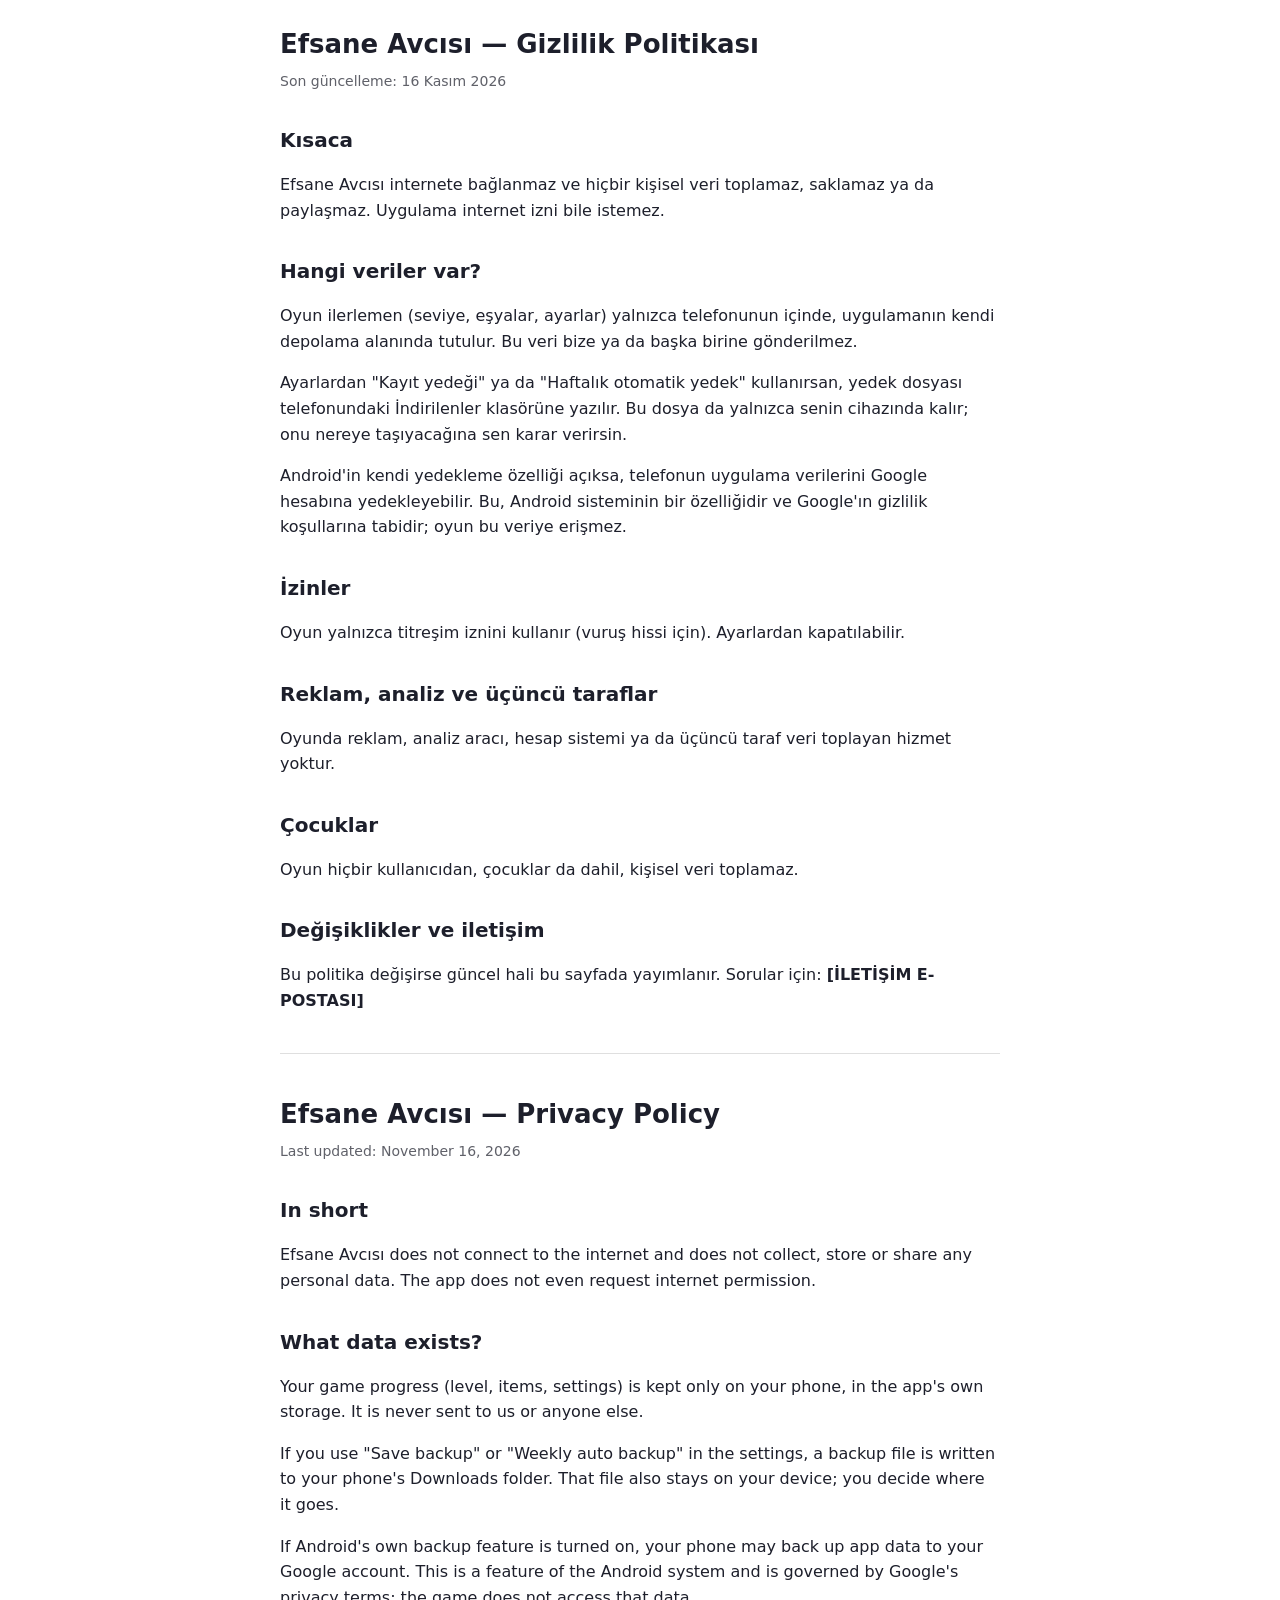
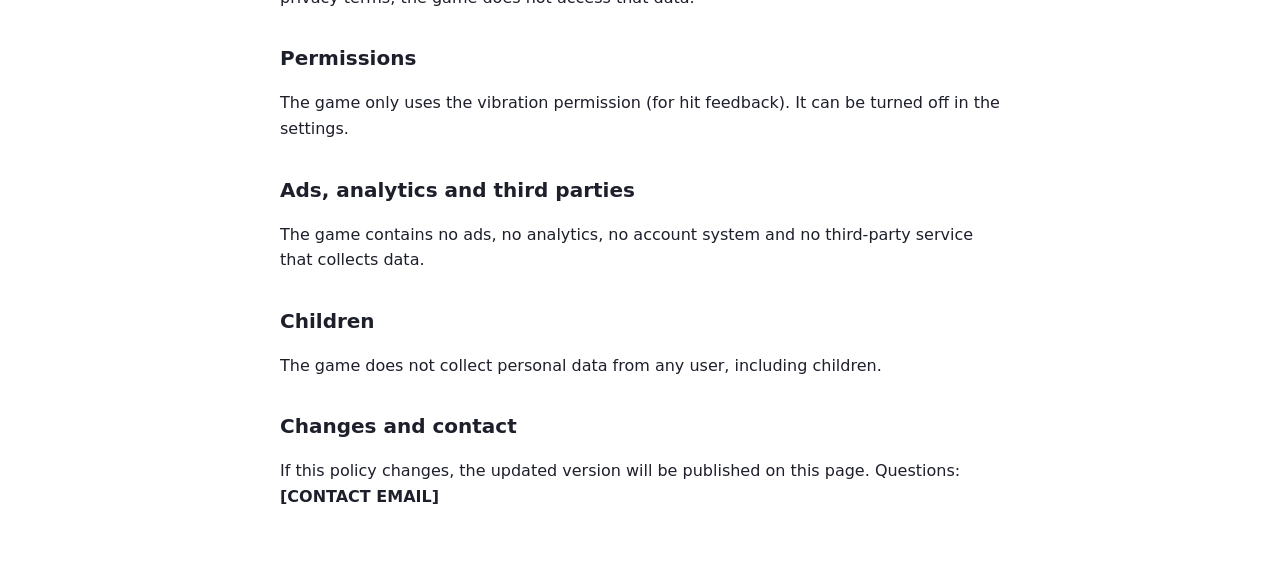
<file: rpg/magaza/gizlilik.html>
<!doctype html>
<html lang="tr">
<head>
<meta charset="utf-8">
<meta name="viewport" content="width=device-width,initial-scale=1">
<title>Efsane Avcısı — Gizlilik Politikası / Privacy Policy</title>
<style>
  :root{color-scheme:light dark}
  body{font:16px/1.6 system-ui,-apple-system,"Segoe UI",Roboto,sans-serif;max-width:720px;margin:0 auto;padding:24px 16px 48px;background:#fff;color:#1d1f2b}
  @media (prefers-color-scheme:dark){body{background:#12131c;color:#e9eaf5}a{color:#9fb4ff}}
  h1{font-size:26px;margin:0 0 4px}h2{font-size:20px;margin:32px 0 8px}.mut{opacity:.7;font-size:14px}hr{margin:40px 0;border:0;border-top:1px solid #8884}
</style>
</head>
<body>
<h1>Efsane Avcısı — Gizlilik Politikası</h1>
<div class="mut">Son güncelleme: 16 Kasım 2026</div>

<h2>Kısaca</h2>
<p>Efsane Avcısı internete bağlanmaz ve hiçbir kişisel veri toplamaz, saklamaz ya da paylaşmaz. Uygulama internet izni bile istemez.</p>

<h2>Hangi veriler var?</h2>
<p>Oyun ilerlemen (seviye, eşyalar, ayarlar) yalnızca telefonunun içinde, uygulamanın kendi depolama alanında tutulur. Bu veri bize ya da başka birine gönderilmez.</p>
<p>Ayarlardan "Kayıt yedeği" ya da "Haftalık otomatik yedek" kullanırsan, yedek dosyası telefonundaki İndirilenler klasörüne yazılır. Bu dosya da yalnızca senin cihazında kalır; onu nereye taşıyacağına sen karar verirsin.</p>
<p>Android'in kendi yedekleme özelliği açıksa, telefonun uygulama verilerini Google hesabına yedekleyebilir. Bu, Android sisteminin bir özelliğidir ve Google'ın gizlilik koşullarına tabidir; oyun bu veriye erişmez.</p>

<h2>İzinler</h2>
<p>Oyun yalnızca titreşim iznini kullanır (vuruş hissi için). Ayarlardan kapatılabilir.</p>

<h2>Reklam, analiz ve üçüncü taraflar</h2>
<p>Oyunda reklam, analiz aracı, hesap sistemi ya da üçüncü taraf veri toplayan hizmet yoktur.</p>

<h2>Çocuklar</h2>
<p>Oyun hiçbir kullanıcıdan, çocuklar da dahil, kişisel veri toplamaz.</p>

<h2>Değişiklikler ve iletişim</h2>
<p>Bu politika değişirse güncel hali bu sayfada yayımlanır. Sorular için: <b>[İLETİŞİM E-POSTASI]</b></p>

<hr>

<h1 lang="en">Efsane Avcısı — Privacy Policy</h1>
<div class="mut">Last updated: November 16, 2026</div>

<h2>In short</h2>
<p>Efsane Avcısı does not connect to the internet and does not collect, store or share any personal data. The app does not even request internet permission.</p>

<h2>What data exists?</h2>
<p>Your game progress (level, items, settings) is kept only on your phone, in the app's own storage. It is never sent to us or anyone else.</p>
<p>If you use "Save backup" or "Weekly auto backup" in the settings, a backup file is written to your phone's Downloads folder. That file also stays on your device; you decide where it goes.</p>
<p>If Android's own backup feature is turned on, your phone may back up app data to your Google account. This is a feature of the Android system and is governed by Google's privacy terms; the game does not access that data.</p>

<h2>Permissions</h2>
<p>The game only uses the vibration permission (for hit feedback). It can be turned off in the settings.</p>

<h2>Ads, analytics and third parties</h2>
<p>The game contains no ads, no analytics, no account system and no third-party service that collects data.</p>

<h2>Children</h2>
<p>The game does not collect personal data from any user, including children.</p>

<h2>Changes and contact</h2>
<p>If this policy changes, the updated version will be published on this page. Questions: <b>[CONTACT EMAIL]</b></p>
</body>
</html>
</file>
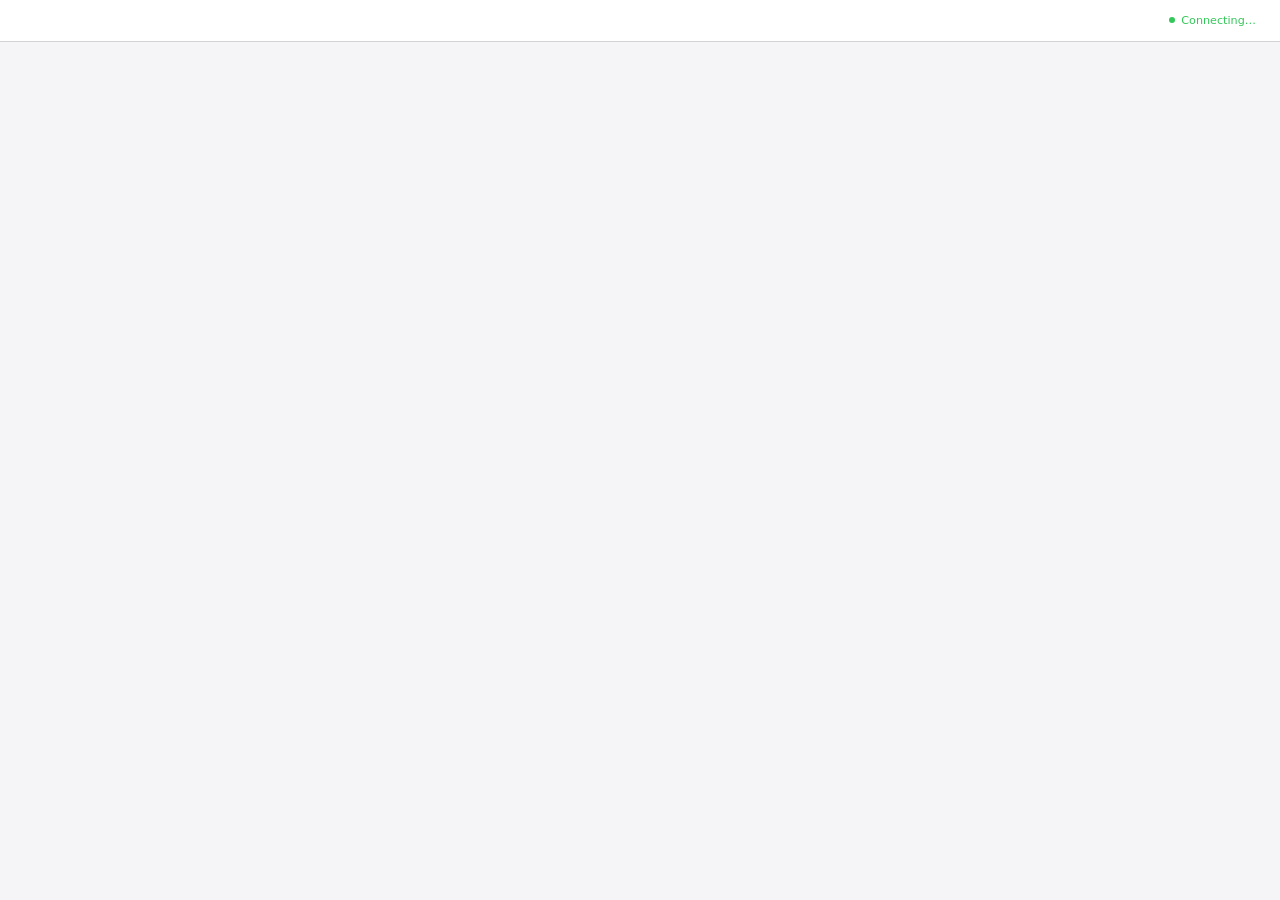
<file: .claude/skills/brainstorming/scripts/frame-template.html>
<!DOCTYPE html>
<html>
<head>
  <meta charset="utf-8">
  <title>Superpowers Brainstorming</title>
  <style>
    /*
     * BRAINSTORM COMPANION FRAME TEMPLATE
     *
     * This template provides a consistent frame with:
     * - OS-aware light/dark theming
     * - Header branding and connection status
     * - Scrollable main content area
     * - CSS helpers for common UI patterns
     *
     * Content is injected via placeholder comment in #frame-content.
     */

    * { box-sizing: border-box; margin: 0; padding: 0; }
    html, body { height: 100%; overflow: hidden; }

    /* ===== THEME VARIABLES ===== */
    :root {
      --bg-primary: #f5f5f7;
      --bg-secondary: #ffffff;
      --bg-tertiary: #e5e5e7;
      --border: #d1d1d6;
      --text-primary: #1d1d1f;
      --text-secondary: #86868b;
      --text-tertiary: #aeaeb2;
      --accent: #0071e3;
      --accent-hover: #0077ed;
      --success: #34c759;
      --warning: #ff9f0a;
      --error: #ff3b30;
      --selected-bg: #e8f4fd;
      --selected-border: #0071e3;
    }

    @media (prefers-color-scheme: dark) {
      :root {
        --bg-primary: #1d1d1f;
        --bg-secondary: #2d2d2f;
        --bg-tertiary: #3d3d3f;
        --border: #424245;
        --text-primary: #f5f5f7;
        --text-secondary: #86868b;
        --text-tertiary: #636366;
        --accent: #0a84ff;
        --accent-hover: #409cff;
        --selected-bg: rgba(10, 132, 255, 0.15);
        --selected-border: #0a84ff;
      }
    }

    body {
      font-family: system-ui, -apple-system, BlinkMacSystemFont, sans-serif;
      background: var(--bg-primary);
      color: var(--text-primary);
      display: flex;
      flex-direction: column;
      line-height: 1.5;
    }

    /* ===== FRAME STRUCTURE ===== */
    .brand { display: flex; align-items: center; min-width: 0; overflow: hidden; color: var(--text-secondary); line-height: 1; }
    .brand a { color: inherit; text-decoration: none; display: flex; align-items: center; gap: 0.5rem; min-width: 0; max-width: 100%; line-height: 1; }
    .brand-copy { display: block; min-width: 0; overflow: hidden; text-overflow: ellipsis; white-space: nowrap; line-height: 1; transform: translateY(-1px); }
    .brand-logo { display: block; height: 1em; width: auto; max-width: 180px; flex-shrink: 0; filter: invert(1); }
    @media (prefers-color-scheme: dark) {
      .brand-logo { filter: none; }
    }
    .status { font-size: 0.7rem; color: var(--status-color, var(--success)); display: flex; align-items: center; gap: 0.4rem; justify-self: end; white-space: nowrap; line-height: 1; }
    .status::before { content: ''; width: 6px; height: 6px; background: var(--status-color, var(--success)); border-radius: 50%; }

    .main { flex: 1; overflow-y: auto; }
    #frame-content { padding: 2rem; min-height: 100%; }

    .header {
      background: var(--bg-secondary);
      border-bottom: 1px solid var(--border);
      padding: 0.5rem 1.5rem;
      flex-shrink: 0;
      display: grid;
      grid-template-columns: minmax(0, 1fr) auto;
      align-items: center;
      gap: 1rem;
      min-height: 42px;
    }
    .header .brand { justify-self: start; width: 100%; font-size: 0.75rem; line-height: 1; }
    .header .status { grid-column: 2; line-height: 1; }
    .header span {
      font-size: 0.75rem;
      color: var(--text-secondary);
    }
    .header .selected-text {
      color: var(--accent);
      font-weight: 500;
    }

    /* ===== TYPOGRAPHY ===== */
    h2 { font-size: 1.5rem; font-weight: 600; margin-bottom: 0.5rem; }
    h3 { font-size: 1.1rem; font-weight: 600; margin-bottom: 0.25rem; }
    .subtitle { color: var(--text-secondary); margin-bottom: 1.5rem; }
    .section { margin-bottom: 2rem; }
    .label { font-size: 0.7rem; color: var(--text-secondary); text-transform: uppercase; letter-spacing: 0.05em; margin-bottom: 0.5rem; }

    /* ===== OPTIONS (for A/B/C choices) ===== */
    .options { display: flex; flex-direction: column; gap: 0.75rem; }
    .option {
      background: var(--bg-secondary);
      border: 2px solid var(--border);
      border-radius: 12px;
      padding: 1rem 1.25rem;
      cursor: pointer;
      transition: all 0.15s ease;
      display: flex;
      align-items: flex-start;
      gap: 1rem;
    }
    .option:hover { border-color: var(--accent); }
    .option.selected { background: var(--selected-bg); border-color: var(--selected-border); }
    .option .letter {
      background: var(--bg-tertiary);
      color: var(--text-secondary);
      width: 1.75rem; height: 1.75rem;
      border-radius: 6px;
      display: flex; align-items: center; justify-content: center;
      font-weight: 600; font-size: 0.85rem; flex-shrink: 0;
    }
    .option.selected .letter { background: var(--accent); color: white; }
    .option .content { flex: 1; }
    .option .content h3 { font-size: 0.95rem; margin-bottom: 0.15rem; }
    .option .content p { color: var(--text-secondary); font-size: 0.85rem; margin: 0; }

    /* ===== CARDS (for showing designs/mockups) ===== */
    .cards { display: grid; grid-template-columns: repeat(auto-fit, minmax(280px, 1fr)); gap: 1rem; }
    .card {
      background: var(--bg-secondary);
      border: 1px solid var(--border);
      border-radius: 12px;
      overflow: hidden;
      cursor: pointer;
      transition: all 0.15s ease;
    }
    .card:hover { border-color: var(--accent); transform: translateY(-2px); box-shadow: 0 4px 12px rgba(0,0,0,0.1); }
    .card.selected { border-color: var(--selected-border); border-width: 2px; }
    .card-image { background: var(--bg-tertiary); aspect-ratio: 16/10; display: flex; align-items: center; justify-content: center; }
    .card-body { padding: 1rem; }
    .card-body h3 { margin-bottom: 0.25rem; }
    .card-body p { color: var(--text-secondary); font-size: 0.85rem; }

    /* ===== MOCKUP CONTAINER ===== */
    .mockup {
      background: var(--bg-secondary);
      border: 1px solid var(--border);
      border-radius: 12px;
      overflow: hidden;
      margin-bottom: 1.5rem;
    }
    .mockup-header {
      background: var(--bg-tertiary);
      padding: 0.5rem 1rem;
      font-size: 0.75rem;
      color: var(--text-secondary);
      border-bottom: 1px solid var(--border);
    }
    .mockup-body { padding: 1.5rem; }

    /* ===== SPLIT VIEW (side-by-side comparison) ===== */
    .split { display: grid; grid-template-columns: 1fr 1fr; gap: 1.5rem; }
    @media (max-width: 700px) { .split { grid-template-columns: 1fr; } }

    /* ===== PROS/CONS ===== */
    .pros-cons { display: grid; grid-template-columns: 1fr 1fr; gap: 1rem; margin: 1rem 0; }
    .pros, .cons { background: var(--bg-secondary); border-radius: 8px; padding: 1rem; }
    .pros h4 { color: var(--success); font-size: 0.85rem; margin-bottom: 0.5rem; }
    .cons h4 { color: var(--error); font-size: 0.85rem; margin-bottom: 0.5rem; }
    .pros ul, .cons ul { margin-left: 1.25rem; font-size: 0.85rem; color: var(--text-secondary); }
    .pros li, .cons li { margin-bottom: 0.25rem; }

    /* ===== PLACEHOLDER (for mockup areas) ===== */
    .placeholder {
      background: var(--bg-tertiary);
      border: 2px dashed var(--border);
      border-radius: 8px;
      padding: 2rem;
      text-align: center;
      color: var(--text-tertiary);
    }

    /* ===== INLINE MOCKUP ELEMENTS ===== */
    .mock-nav { background: var(--accent); color: white; padding: 0.75rem 1rem; display: flex; gap: 1.5rem; font-size: 0.9rem; }
    .mock-sidebar { background: var(--bg-tertiary); padding: 1rem; min-width: 180px; }
    .mock-content { padding: 1.5rem; flex: 1; }
    .mock-button { background: var(--accent); color: white; border: none; padding: 0.5rem 1rem; border-radius: 6px; font-size: 0.85rem; }
    .mock-input { background: var(--bg-primary); border: 1px solid var(--border); border-radius: 6px; padding: 0.5rem; width: 100%; }
  </style>
</head>
<body>
  <div class="header">
    <!-- BRANDING -->
    <div class="status">Connecting…</div>
  </div>

  <div class="main">
    <div id="frame-content">
      <!-- CONTENT -->
    </div>
  </div>

</body>
</html>
</file>
<file: yaris/src/main/assets/stil.css>
/* Gece Kaçağı — arayüz teması (neon gece) */
@font-face { font-family: 'Jakarta'; src: url('fonts/jakarta-latin.woff2') format('woff2'); font-weight: 200 800; font-display: swap; }
@font-face { font-family: 'Jakarta'; src: url('fonts/jakarta-latin-ext.woff2') format('woff2'); font-weight: 200 800; font-display: swap; unicode-range: U+0100-024F, U+1E00-1EFF, U+20A0-20CF; }
:root {
  --bg: #07070d; --panel: rgba(14, 12, 26, 0.86); --panel2: rgba(26, 22, 44, 0.9); --line: rgba(255, 255, 255, 0.09);
  --pink: #ff2e63; --cyan: #00e5ff; --yel: #ffd600; --grn: #00e676; --txt: #f2f0ff; --mut: #a19cc0; --red: #ff3b3b;
  --r: 14px; --safe-l: env(safe-area-inset-left, 0px); --safe-r: env(safe-area-inset-right, 0px);
}
* { box-sizing: border-box; -webkit-tap-highlight-color: transparent; user-select: none; -webkit-user-select: none; }
html, body { margin: 0; height: 100%; overflow: hidden; background: var(--bg); color: var(--txt); font-family: 'Jakarta', system-ui, sans-serif; touch-action: none; }
button { font: inherit; color: inherit; }
#gl { position: fixed; inset: 0; width: 100%; height: 100%; display: block; }
.scr { position: fixed; inset: 0; display: none; }
.scr.on { display: block; }
.hidden { display: none !important; }

/* ── döndür uyarısı ── */
#rotate { position: fixed; inset: 0; z-index: 99; background: var(--bg); display: none; align-items: center; justify-content: center; flex-direction: column; gap: 14px; text-align: center; padding: 30px; }
#rotate .ph { font-size: 64px; animation: rot 2s ease-in-out infinite; }
@keyframes rot { 0%, 30% { transform: rotate(0) } 60%, 100% { transform: rotate(-90deg) } }
@media (orientation: portrait) { body:not(.allowPortrait) #rotate { display: flex; } }

/* ── açılış ── */
#title { background: radial-gradient(ellipse at 50% 120%, rgba(255, 46, 99, 0.35), transparent 60%), linear-gradient(180deg, rgba(7, 7, 13, 0.4), rgba(7, 7, 13, 0.85)); z-index: 5; }
#title .logo { position: absolute; left: 6vw; top: 16vh; }
.logo h1 { margin: 0; font-size: min(15vh, 11vw); line-height: 0.85; font-weight: 800; font-style: italic; letter-spacing: -0.03em; text-transform: uppercase;
  background: linear-gradient(180deg, #fff 30%, var(--pink) 70%, #8a1040); -webkit-background-clip: text; background-clip: text; color: transparent; filter: drop-shadow(0 0 18px rgba(255, 46, 99, 0.6)); }
.logo h1 span { display: block; background: linear-gradient(180deg, #fff 20%, var(--cyan) 75%, #0a4a6a); -webkit-background-clip: text; background-clip: text; }
.logo p { margin: 10px 0 0 4px; color: var(--mut); letter-spacing: 0.35em; font-size: 2.4vh; text-transform: uppercase; }
#title .tap { position: absolute; left: 6vw; bottom: 14vh; font-weight: 700; letter-spacing: 0.2em; font-size: 2.8vh; animation: blink 1.4s infinite; }
@keyframes blink { 50% { opacity: 0.35 } }
#title .ver { position: absolute; right: 16px; bottom: 10px; color: var(--mut); font-size: 12px; }
.scan { position: absolute; inset: 0; pointer-events: none; background: repeating-linear-gradient(0deg, rgba(255, 255, 255, 0.025) 0 1px, transparent 1px 3px); }

/* ── ana menü ── */
#menu { z-index: 5; pointer-events: none; }
#menu > * { pointer-events: auto; }
#topbar { position: absolute; top: 0; left: 0; right: 0; height: 54px; display: flex; align-items: center; gap: 10px; padding: 0 calc(14px + var(--safe-r)) 0 calc(14px + var(--safe-l));
  background: linear-gradient(180deg, rgba(7, 7, 13, 0.95), rgba(7, 7, 13, 0)); }
#topbar .brand { font-weight: 800; font-style: italic; font-size: 20px; letter-spacing: -0.02em; margin-right: auto; }
#topbar .brand b { color: var(--pink); }
.chip { display: flex; align-items: center; gap: 6px; background: var(--panel); border: 1px solid var(--line); padding: 6px 12px; border-radius: 99px; font-weight: 700; font-size: 14px; white-space: nowrap; }
.chip small { color: var(--mut); font-weight: 600; }
#nav { position: absolute; left: calc(12px + var(--safe-l)); top: 62px; bottom: 12px; width: 190px; display: flex; flex-direction: column; gap: 7px; overflow-y: auto; scrollbar-width: none; }
#nav::-webkit-scrollbar { display: none; }
.nb { position: relative; text-align: left; background: var(--panel); border: 1px solid var(--line); border-radius: 12px; padding: 10px 12px; display: flex; align-items: center; gap: 10px; font-weight: 700; font-size: 15px; cursor: pointer; transition: transform 0.12s, background 0.15s; }
.nb i { font-style: normal; font-size: 20px; width: 26px; text-align: center; }
.nb.on { background: linear-gradient(90deg, rgba(255, 46, 99, 0.35), rgba(255, 46, 99, 0.08)); border-color: rgba(255, 46, 99, 0.6); }
.nb:active { transform: scale(0.97); }
.nb .dot { position: absolute; right: 10px; top: 50%; margin-top: -5px; width: 10px; height: 10px; border-radius: 50%; background: var(--pink); box-shadow: 0 0 10px var(--pink); }
#panel { position: absolute; left: calc(214px + var(--safe-l)); right: calc(12px + var(--safe-r)); top: 62px; bottom: 12px; overflow-y: auto; scrollbar-width: thin; }
#panel.narrow { left: auto; width: min(440px, 47vw); }
#menu.compact #nav { width: 52px; }
#menu.compact .nb { font-size: 0; padding: 10px 0; justify-content: center; gap: 0; }
#menu.compact .nb i { font-size: 20px; }
.pane { background: var(--panel); border: 1px solid var(--line); border-radius: var(--r); padding: 14px; margin-bottom: 10px; backdrop-filter: blur(6px); }
.pane h2 { margin: 0 0 10px; font-size: 18px; font-style: italic; text-transform: uppercase; letter-spacing: 0.02em; display: flex; align-items: center; gap: 8px; }
.pane h2 small { font-style: normal; text-transform: none; color: var(--mut); font-size: 13px; font-weight: 600; margin-left: auto; }
.pane h3 { margin: 12px 0 6px; font-size: 14px; color: var(--mut); text-transform: uppercase; letter-spacing: 0.08em; }
.mut { color: var(--mut); }
.row { display: flex; gap: 8px; align-items: center; flex-wrap: wrap; }
.grid { display: grid; grid-template-columns: repeat(auto-fill, minmax(190px, 1fr)); gap: 8px; }
.grid.sm { grid-template-columns: repeat(auto-fill, minmax(120px, 1fr)); }
.btn { background: var(--pink); color: #fff; border: 0; border-radius: 10px; padding: 10px 16px; font-weight: 800; cursor: pointer; letter-spacing: 0.02em; box-shadow: 0 4px 18px rgba(255, 46, 99, 0.35); transition: transform 0.1s; white-space: nowrap; }
.btn:active { transform: scale(0.96); }
.btn.alt { background: var(--panel2); box-shadow: none; border: 1px solid var(--line); }
.btn.cy { background: var(--cyan); color: #022; box-shadow: 0 4px 18px rgba(0, 229, 255, 0.3); }
.btn.yel { background: var(--yel); color: #221; box-shadow: 0 4px 18px rgba(255, 214, 0, 0.3); }
.btn[disabled], .btn.off { opacity: 0.45; pointer-events: none; }
.btn.sm { padding: 6px 10px; font-size: 13px; }
.btn.big { padding: 14px 26px; font-size: 18px; }

/* kartlar */
.card { position: relative; background: var(--panel2); border: 1px solid var(--line); border-radius: 12px; padding: 10px 12px; cursor: pointer; transition: transform 0.1s, border-color 0.15s; overflow: hidden; }
.card:active { transform: scale(0.98); }
.card.sel { border-color: var(--pink); box-shadow: 0 0 0 1px var(--pink) inset, 0 0 20px rgba(255, 46, 99, 0.25); }
.card.lock { opacity: 0.5; }
.card.done::after { content: '✓'; position: absolute; right: 8px; top: 6px; color: var(--grn); font-weight: 800; font-size: 18px; }
.card .t { font-weight: 800; font-size: 15px; }
.card .s { color: var(--mut); font-size: 12.5px; margin-top: 2px; }
.card .ik { font-size: 22px; float: left; margin-right: 8px; line-height: 1.2; }
.card .rw { margin-top: 6px; font-size: 12.5px; font-weight: 700; color: var(--yel); }
.tag { display: inline-block; padding: 1px 7px; border-radius: 6px; font-size: 11px; font-weight: 800; background: rgba(255, 255, 255, 0.1); margin-left: 4px; vertical-align: 2px; }
.tag.D { background: #555 } .tag.C { background: #2a7a3a } .tag.B { background: #2a5aa0 } .tag.A { background: #8a3aa0 } .tag.S { background: #b8860b }
.tag.rain { background: #2a4a7a } .tag.fog { background: #555 } .tag.cop { background: #7a1a2a }

/* stat çubukları */
.st { display: grid; grid-template-columns: 62px 1fr 44px; gap: 6px; align-items: center; font-size: 12px; margin: 3px 0; }
.st .b { height: 7px; background: rgba(255, 255, 255, 0.08); border-radius: 4px; overflow: hidden; position: relative; }
.st .b i { position: absolute; left: 0; top: 0; bottom: 0; background: linear-gradient(90deg, var(--cyan), #7cf); border-radius: 4px; }
.st .b u { position: absolute; top: 0; bottom: 0; background: var(--yel); border-radius: 4px; }
.st span { text-align: right; font-weight: 700; }

/* gece listesi */
.bl { display: grid; grid-template-columns: repeat(5, 1fr); gap: 8px; }
.bl .r { position: relative; background: var(--panel2); border: 1px solid var(--line); border-radius: 12px; padding: 8px 6px; text-align: center; cursor: pointer; }
.bl .r .n { position: absolute; left: 6px; top: 4px; font-weight: 800; font-style: italic; color: var(--mut); font-size: 13px; }
.bl .r .f { font-size: 30px; line-height: 1.3; filter: grayscale(0.2); }
.bl .r .a { font-size: 11.5px; font-weight: 700; white-space: nowrap; overflow: hidden; text-overflow: ellipsis; }
.bl .r.beat { opacity: 0.55; } .bl .r.beat .f { filter: grayscale(1); }
.bl .r.beat::after { content: 'YENİLDİ'; position: absolute; left: 50%; top: 40%; transform: translate(-50%, -50%) rotate(-14deg); color: var(--red); border: 2px solid var(--red); padding: 1px 6px; font-weight: 800; font-size: 12px; border-radius: 4px; background: rgba(0, 0, 0, 0.5); }
.bl .r.cur { border-color: var(--pink); box-shadow: 0 0 18px rgba(255, 46, 99, 0.4); animation: pulseB 2s infinite; }
@keyframes pulseB { 50% { box-shadow: 0 0 6px rgba(255, 46, 99, 0.2) } }
.bl .r.lock .f { filter: brightness(0) invert(0.25); }
.req { display: grid; grid-template-columns: 1fr auto; gap: 4px 10px; font-size: 13px; margin: 6px 0; }
.req .ok { color: var(--grn); font-weight: 800; }
.req .no { color: var(--mut); font-weight: 700; }
.prog { height: 6px; border-radius: 3px; background: rgba(255, 255, 255, 0.08); overflow: hidden; grid-column: 1 / -1; }
.prog i { display: block; height: 100%; background: linear-gradient(90deg, var(--pink), var(--yel)); }
.rivhead { display: flex; gap: 12px; align-items: center; }
.rivhead .face { width: 64px; height: 64px; border-radius: 16px; display: flex; align-items: center; justify-content: center; font-size: 38px; flex: none; }
.rivhead .nm { font-weight: 800; font-size: 19px; font-style: italic; }

/* parça seviyeleri */
.pips { display: flex; gap: 3px; }
.pips i { width: 16px; height: 6px; border-radius: 2px; background: rgba(255, 255, 255, 0.12); }
.pips i.on { background: var(--cyan); box-shadow: 0 0 6px var(--cyan); }
.part { display: grid; grid-template-columns: 30px 1fr auto; gap: 8px; align-items: center; background: var(--panel2); border: 1px solid var(--line); border-radius: 10px; padding: 8px 10px; margin-bottom: 6px; }
.part .ik { font-size: 20px; }
.part .nm { font-weight: 800; font-size: 14px; }
.part .ds { font-size: 11.5px; color: var(--mut); }

/* görünüm seçiciler */
.tabs { display: flex; gap: 6px; flex-wrap: wrap; margin-bottom: 10px; }
.tabs .tb { padding: 7px 12px; border-radius: 99px; background: var(--panel2); border: 1px solid var(--line); font-weight: 700; font-size: 13px; cursor: pointer; }
.tabs .tb.on { background: var(--pink); border-color: var(--pink); }
.sw { display: flex; flex-wrap: wrap; gap: 8px; }
.sw .c { width: 38px; height: 38px; border-radius: 10px; border: 2px solid rgba(255, 255, 255, 0.15); cursor: pointer; position: relative; }
.sw .c.on { border-color: #fff; box-shadow: 0 0 0 2px var(--pink); }
.sw .o { padding: 8px 12px; border-radius: 10px; background: var(--panel2); border: 1px solid var(--line); cursor: pointer; font-weight: 700; font-size: 13px; }
.sw .o.on { border-color: var(--pink); background: rgba(255, 46, 99, 0.2); }
.sw .o small { display: block; font-size: 11px; color: var(--yel); font-weight: 700; }
.price { color: var(--yel); font-weight: 800; }

/* hikâye diyalogu */
#dlg { z-index: 30; background: linear-gradient(0deg, rgba(0, 0, 0, 0.85) 0%, rgba(0, 0, 0, 0.35) 45%, rgba(0, 0, 0, 0.1) 100%); }
#dlg .box { position: absolute; left: calc(5vw + var(--safe-l)); right: calc(5vw + var(--safe-r)); bottom: 6vh; display: flex; gap: 16px; align-items: flex-end; }
#dlg .face { width: 22vh; height: 22vh; min-width: 90px; min-height: 90px; border-radius: 22px; display: flex; align-items: center; justify-content: center; font-size: 13vh; flex: none; box-shadow: 0 0 40px currentColor; border: 3px solid currentColor; background: rgba(10, 10, 20, 0.9); }
#dlg .txt { flex: 1; background: rgba(12, 10, 24, 0.94); border: 1px solid var(--line); border-radius: 16px; padding: 16px 20px 18px; min-height: 18vh; }
#dlg .who { font-weight: 800; font-style: italic; font-size: 18px; margin-bottom: 4px; }
#dlg .who small { font-style: normal; color: var(--mut); font-weight: 600; font-size: 13px; margin-left: 8px; }
#dlg .say { font-size: min(3.4vh, 20px); line-height: 1.45; }
#dlg .nx { position: absolute; right: 14px; bottom: 8px; color: var(--mut); font-size: 12px; animation: blink 1.2s infinite; }
#dlg .skip { position: absolute; right: calc(16px + var(--safe-r)); top: 14px; }
#dlg.nar .face { display: none; }
#dlg.nar .txt { text-align: center; font-style: italic; background: rgba(0, 0, 0, 0.75); }

/* modal pencereler */
#modal { position: fixed; inset: 0; z-index: 40; background: rgba(0, 0, 0, 0.6); display: none; align-items: center; justify-content: center; }
#modal.on { display: flex; }
#modal .mbox { background: #110f20; border: 1px solid var(--line); border-radius: 18px; padding: 18px; width: min(560px, 92vw); max-height: 90vh; overflow-y: auto; animation: popIn 0.18s ease-out; }
@keyframes popIn { from { transform: scale(0.92); opacity: 0 } }
#modal h2 { margin: 0 0 8px; font-style: italic; text-transform: uppercase; }

/* sonuç */
#res { z-index: 20; background: linear-gradient(90deg, rgba(7, 7, 13, 0.95) 40%, rgba(7, 7, 13, 0.5)); }
#res .in { position: absolute; left: calc(6vw + var(--safe-l)); top: 8vh; bottom: 6vh; width: min(540px, 60vw); display: flex; flex-direction: column; }
#res .big { font-size: 13vh; font-weight: 800; font-style: italic; line-height: 1; text-transform: uppercase; letter-spacing: -0.02em; }
#res .big.w { color: var(--yel); text-shadow: 0 0 30px rgba(255, 214, 0, 0.5); }
#res .big.l { color: var(--red); text-shadow: 0 0 30px rgba(255, 59, 59, 0.4); }
#res .sub { color: var(--mut); font-size: 16px; margin: 4px 0 14px; }
#res .lines { flex: 1; overflow-y: auto; }
#res .ln { display: flex; justify-content: space-between; padding: 7px 0; border-bottom: 1px solid var(--line); font-size: 15px; }
#res .ln b { font-weight: 800; }
#res .ln.rw b { color: var(--yel); }
#res .btns { display: flex; gap: 10px; margin-top: 12px; }

/* bildirim */
#toast { position: fixed; left: 50%; top: 64px; transform: translateX(-50%); z-index: 60; display: flex; flex-direction: column; gap: 6px; align-items: center; pointer-events: none; }
#toast div { background: rgba(14, 12, 26, 0.95); border: 1px solid var(--pink); padding: 9px 16px; border-radius: 12px; font-weight: 700; font-size: 14px; box-shadow: 0 6px 30px rgba(0, 0, 0, 0.5); animation: tIn 0.25s ease-out; }
#toast div.ach { border-color: var(--yel); }
@keyframes tIn { from { transform: translateY(-14px); opacity: 0 } }

/* duraklat */
#pause { z-index: 25; background: rgba(5, 5, 12, 0.75); backdrop-filter: blur(4px); }
#pause .in { position: absolute; left: 50%; top: 50%; transform: translate(-50%, -50%); display: flex; flex-direction: column; gap: 10px; width: 300px; text-align: center; }
#pause h1 { margin: 0 0 10px; font-style: italic; font-size: 40px; }

/* ═════ YARIŞ GÖSTERGESİ ═════ */
#hud { position: fixed; inset: 0; z-index: 10; pointer-events: none; display: none; font-family: 'Jakarta', sans-serif; }
body.racing #hud { display: block; }
#hud-top { position: absolute; left: calc(12px + var(--safe-l)); top: 10px; display: flex; gap: 8px; }
.hbox { background: rgba(5, 5, 12, 0.6); border-left: 3px solid var(--pink); padding: 4px 12px 5px; border-radius: 4px 10px 10px 4px; min-width: 70px; }
.hbox b { font-size: 26px; font-weight: 800; font-style: italic; font-variant-numeric: tabular-nums; }
.hbox small { display: block; font-size: 10px; color: var(--mut); font-weight: 700; letter-spacing: 0.1em; }
#hud-pos b { font-size: 34px; } #hud-pos small { display: inline; font-size: 16px; color: var(--txt); }
.hbox.warn { border-color: var(--red); animation: blink 0.5s infinite; }
.hwide b { font-size: 20px; }
#hud-map { position: absolute; right: calc(12px + var(--safe-r)); top: 10px; width: 120px; height: 120px; background: rgba(5, 5, 12, 0.45); border-radius: 50%; border: 2px solid rgba(255, 255, 255, 0.12); }
#hud-goal { position: absolute; left: calc(12px + var(--safe-l)); top: 64px; font-weight: 700; font-size: 13px; background: rgba(5, 5, 12, 0.6); padding: 4px 10px; border-radius: 8px; }
#hud-goal:empty { display: none; }
#hud-purs { position: absolute; left: 50%; top: 8px; transform: translateX(-50%); width: min(340px, 40vw); text-align: center; }
#h-heat { font-size: 24px; color: var(--yel); letter-spacing: 3px; text-shadow: 0 0 10px rgba(255, 214, 0, 0.7); line-height: 1; }
#h-heat span { color: rgba(255, 255, 255, 0.15); text-shadow: none; }
.pbar { position: relative; height: 14px; background: rgba(5, 5, 12, 0.65); border-radius: 7px; margin-top: 4px; overflow: hidden; }
.pbar i { position: absolute; left: 0; top: 0; bottom: 0; background: var(--red); }
.pbar.ev i { background: var(--cyan); }
.pbar.ev.cool i { background: var(--grn); }
.pbar span { position: relative; font-size: 9.5px; font-weight: 800; letter-spacing: 0.12em; line-height: 14px; }
#h-purinfo { font-size: 12px; font-weight: 700; margin-top: 3px; text-shadow: 0 1px 4px #000; }
#hud-scan, #hud-radio { position: absolute; left: 50%; transform: translate(-50%, 10px); max-width: 60vw; background: rgba(5, 5, 12, 0.8); padding: 6px 14px; border-radius: 10px; font-size: 13px; opacity: 0; transition: opacity 0.3s, transform 0.3s; white-space: nowrap; overflow: hidden; text-overflow: ellipsis; }
#hud-scan { top: 94px; border: 1px solid rgba(80, 140, 255, 0.5); }
#hud-radio { top: 94px; border: 1px solid rgba(0, 229, 255, 0.4); }
#hud-scan.on, #hud-radio.on { opacity: 1; transform: translate(-50%, 0); }
#hud-scan.on ~ #hud-radio.on { top: 128px; }
#hud-pops { position: absolute; left: 50%; top: 34%; transform: translateX(-50%); display: flex; flex-direction: column; align-items: center; gap: 4px; }
.pop { text-align: center; animation: popU 0.25s ease-out; transition: opacity 0.4s, transform 0.4s; }
.pop b { display: block; font-size: 30px; font-weight: 800; font-style: italic; text-shadow: 0 0 16px rgba(0, 0, 0, 0.8), 0 2px 0 #000; letter-spacing: -0.01em; }
.pop small { display: block; font-size: 13px; font-weight: 800; letter-spacing: 0.15em; color: var(--mut); text-shadow: 0 1px 3px #000; }
.pop.iyi b { color: var(--yel); } .pop.kotu b { color: var(--red); } .pop.orta b { color: var(--cyan); } .pop.drift b { color: var(--cyan); }
.pop.out { opacity: 0; transform: translateY(-16px); }
@keyframes popU { from { transform: scale(1.5); opacity: 0 } }
.cnt { position: absolute; left: 50%; top: 40%; transform: translate(-50%, -50%); font-size: 26vh; font-weight: 800; font-style: italic; color: #fff; text-shadow: 0 0 40px var(--pink), 0 4px 0 #000; transition: transform 0.6s ease-out, opacity 0.6s; }
.cnt.pulse { transform: translate(-50%, -50%) scale(1.6); opacity: 0.4; transition: none; }
#hud-drift { position: absolute; left: 50%; top: 22%; transform: translateX(-50%); text-align: center; opacity: 0.5; }
#hud-drift.live { opacity: 1; }
#hud-drift b { font-size: 34px; font-weight: 800; font-style: italic; color: var(--cyan); text-shadow: 0 0 14px rgba(0, 229, 255, 0.6); }
#hud-drift small { display: block; font-weight: 800; color: var(--yel); font-size: 16px; }
#hud-speedo { position: absolute; right: calc(160px + var(--safe-r)); bottom: 12px; width: 136px; height: 136px; text-align: center; }
#h-rpm { position: absolute; inset: 0; transform: rotate(135deg); }
#h-rpm .rbg { fill: rgba(5, 5, 12, 0.55); stroke: rgba(255, 255, 255, 0.1); stroke-width: 8; stroke-dasharray: 245 327; }
#h-rpm .rfg { fill: none; stroke: var(--cyan); stroke-width: 8; stroke-dasharray: 327; stroke-dashoffset: 327; stroke-linecap: round; transition: stroke 0.1s; }
#h-rpm .rfg.red { stroke: var(--red); } #h-rpm .rfg.perfect { stroke: var(--grn); }
#h-spd { position: relative; margin-top: 34px; font-size: 40px; font-weight: 800; font-style: italic; line-height: 1; font-variant-numeric: tabular-nums; }
#hud-speedo small { position: relative; font-size: 11px; color: var(--mut); font-weight: 700; }
#h-gear { position: relative; font-size: 16px; font-weight: 800; color: var(--yel); }
.bar { position: absolute; left: -10px; right: -10px; height: 7px; background: rgba(5, 5, 12, 0.6); border-radius: 4px; overflow: hidden; }
.bar i { position: absolute; left: 0; top: 0; bottom: 0; border-radius: 4px; }
.bar.nitro { bottom: -4px; } .bar.nitro i { background: linear-gradient(90deg, #3a7bff, #7fe7ff); }
.bar.nitro.on i { background: linear-gradient(90deg, #fff, #7fe7ff); box-shadow: 0 0 10px #7fe7ff; }
.bar.odak { bottom: -14px; height: 4px; } .bar.odak i { background: var(--yel); }
#hud-vign { position: absolute; inset: 0; pointer-events: none; transition: box-shadow 0.3s; }
#hud-vign.red { box-shadow: inset 0 0 90px rgba(255, 30, 40, 0.45); }
#hud-vign.blue { box-shadow: inset 0 0 90px rgba(40, 90, 255, 0.45); }
#hud-vign.nit { box-shadow: inset 0 0 100px rgba(80, 180, 255, 0.3); }
#hud-btns { position: absolute; right: calc(140px + var(--safe-r)); top: 12px; display: flex; gap: 8px; pointer-events: auto; }
.hb { width: 42px; height: 42px; border-radius: 12px; background: rgba(5, 5, 12, 0.55); border: 1px solid rgba(255, 255, 255, 0.15); display: flex; align-items: center; justify-content: center; font-weight: 800; font-size: 16px; }

/* dokunmatik kontroller */
#hud-ctl { position: absolute; inset: 0; pointer-events: none; }
#c-steer { position: absolute; left: calc(10px + var(--safe-l)); bottom: 10px; width: min(36vw, 340px); height: 44vh; pointer-events: auto; border-radius: 20px; display: flex; align-items: flex-end; justify-content: space-between; padding: 0 14px 18px; touch-action: none; }
#c-steer span { width: 76px; height: 76px; border-radius: 50%; background: rgba(255, 255, 255, 0.08); border: 2px solid rgba(255, 255, 255, 0.18); display: flex; align-items: center; justify-content: center; font-size: 28px; color: rgba(255, 255, 255, 0.7); transition: background 0.08s, transform 0.08s; }
#c-steer.L .l, #c-steer.R .r { background: rgba(255, 46, 99, 0.5); border-color: var(--pink); transform: scale(1.08); }
#c-steer em { position: absolute; left: 50%; bottom: 44px; transform: translateX(-50%); font-style: normal; font-size: 10px; letter-spacing: 0.2em; color: rgba(255, 255, 255, 0.3); font-weight: 800; }
#c-steer.tilt span { opacity: 0.3; }
#c-right { position: absolute; right: calc(8px + var(--safe-r)); bottom: 8px; width: 186px; height: 230px; pointer-events: auto; touch-action: none; }
.cb { position: absolute; pointer-events: auto; border-radius: 18px; background: rgba(255, 255, 255, 0.08); border: 2px solid rgba(255, 255, 255, 0.18); display: flex; flex-direction: column; align-items: center; justify-content: center; font-weight: 800; font-size: 13px; letter-spacing: 0.05em; color: rgba(255, 255, 255, 0.88); touch-action: none; transition: background 0.08s, transform 0.08s; text-align: center; user-select: none; -webkit-user-select: none; }
.cb small { font-size: 8.5px; font-weight: 700; opacity: 0.6; letter-spacing: 0.04em; margin-top: 2px; }
.cb.on { background: rgba(255, 46, 99, 0.5); border-color: var(--pink); transform: scale(0.95); }
#c-gas { right: 0; bottom: 0; width: 98px; height: 132px; background: rgba(0, 230, 118, 0.15); border-color: rgba(0, 230, 118, 0.45); font-size: 16px; }
#c-gas.on { background: rgba(0, 230, 118, 0.5); }
#c-nitro { right: 0; bottom: 140px; width: 98px; height: 82px; background: rgba(60, 130, 255, 0.2); border-color: rgba(80, 160, 255, 0.55); font-size: 14px; }
#c-nitro.on { background: rgba(60, 130, 255, 0.6); border-color: #6ab0ff; }
#c-hb { right: 106px; bottom: 0; width: 80px; height: 96px; background: rgba(255, 214, 0, 0.1); border-color: rgba(255, 214, 0, 0.4); }
#c-brake { right: 106px; bottom: 104px; width: 80px; height: 70px; background: rgba(255, 59, 59, 0.14); border-color: rgba(255, 59, 59, 0.4); }
#c-odak { left: calc(14px + var(--safe-l)); bottom: calc(44vh + 18px); width: 84px; height: 40px; font-size: 11px; background: rgba(160, 120, 255, 0.14); border-color: rgba(160, 120, 255, 0.45); }
#hud-speedo { right: calc(204px + var(--safe-r)) !important; }
body.racing #menu, body.racing #title { display: none !important; }
@media (max-height: 380px) {
  #c-right { height: 190px; } #c-gas { height: 106px; } #c-nitro { bottom: 114px; height: 70px; } #c-hb { height: 80px; } #c-brake { bottom: 88px; height: 60px; }
  #hud-speedo { transform: scale(0.85); transform-origin: right bottom; }
}
@media (max-width: 760px) { #nav { width: 150px; } #panel { left: calc(172px + var(--safe-l)); } .nb { font-size: 13px; padding: 9px 9px; } .bl { grid-template-columns: repeat(5, 1fr); gap: 5px; } }

/* v7: rekorlar */
.rkl { display: flex; flex-direction: column; gap: 6px; }
.rk { display: flex; align-items: center; gap: 10px; background: rgba(255, 255, 255, 0.05); border: 1px solid rgba(255, 255, 255, 0.08); border-radius: 12px; padding: 8px 10px; }
.rk > div:first-child { flex: 1; min-width: 0; } .rk b { display: block; } .rk small { color: var(--mut); font-size: 11px; }
.rkt { font-weight: 800; font-size: 16px; font-variant-numeric: tabular-nums; min-width: 82px; text-align: right; }
.rk .btn { padding: 8px 12px; font-size: 12px; white-space: nowrap; }

/* v8: simgeler (ikon.js) */
.ik { display: inline-block; width: 1.15em; height: 1.15em; vertical-align: -0.22em; line-height: 0; flex: none; }
.ik svg { width: 100%; height: 100%; display: block; overflow: visible; }

/* v10: elle vites tuşları, kontrol boyutu/saydamlığı */
.cb.gb { bottom: calc(44vh + 18px); width: 50px; height: 40px; font-size: 20px; line-height: 1; background: rgba(255, 255, 255, 0.1); }
.cb.gb small { font-size: 7.5px; margin-top: 0; }
#c-gdn { left: calc(108px + var(--safe-l)); } #c-gup { left: calc(164px + var(--safe-l)); }
#c-right { transform: scale(var(--ctl, 1)); transform-origin: right bottom; }
#c-steer { transform: scale(var(--ctl, 1)); transform-origin: left bottom; }
#hud-ctl { opacity: var(--ctlop, 1); }
body.nomap #hud-map { display: none; }
#h-gear.lim { color: #ff3b3b; animation: none; text-shadow: 0 0 8px #ff3b3b; }
h3.grp { margin-top: 18px; padding-top: 10px; border-top: 1px solid rgba(255, 255, 255, 0.1); font-size: 15px; color: var(--pink, #ff2e63); }
h3.grp:first-child { margin-top: 0; border-top: 0; padding-top: 0; }
.rset { max-height: 66vh; overflow-y: auto; padding-right: 6px; display: grid; grid-template-columns: repeat(auto-fill, minmax(290px, 1fr)); column-gap: 22px; align-items: start; overscroll-behavior: contain; }
.rset .ayr { margin-bottom: 4px; min-width: 0; }
.rset h3 { font-size: 13px; margin: 8px 0 5px; } .rset h3.grp { grid-column: 1 / -1; font-size: 14px; margin-top: 10px; }
.rset .sw .o { padding: 7px 10px; font-size: 12px; }
#modal .mbox:has(.rset) { width: min(860px, 95vw); padding: 14px 16px; }
#modal .mbox:has(.rset) h2 { margin-bottom: 2px; }

/* v11: kalkış devri */
#hud-launch { position: absolute; left: 50%; top: 62%; transform: translateX(-50%); width: 260px; height: 16px; border-radius: 9px; background: rgba(5, 5, 12, 0.6); border: 1px solid rgba(255, 255, 255, 0.2); }
#hud-launch .lz { position: absolute; left: 60%; width: 22%; top: 0; bottom: 0; background: rgba(0, 230, 118, 0.45); }
#hud-launch i { position: absolute; top: -4px; width: 4px; height: 24px; margin-left: -2px; background: #fff; border-radius: 2px; box-shadow: 0 0 8px #fff; }
#hud-launch span { position: absolute; top: 20px; left: 0; right: 0; text-align: center; font-size: 11px; font-weight: 800; letter-spacing: 0.08em; color: rgba(255, 255, 255, 0.8); }
#hud-launch.ok { border-color: #00e676; box-shadow: 0 0 14px rgba(0, 230, 118, 0.6); }

/* v13 fotoğraf modu */
#photo { position: fixed; inset: 0; z-index: 30; display: none; }
body.photo #photo { display: block; }
body.photo #hud, body.photo #pause { display: none !important; }
#photo .ph-drag { position: absolute; inset: 0; touch-action: none; }
#photo .ph-back { position: absolute; left: 14px; top: 12px; }
#photo .ph-side { position: absolute; right: 14px; top: 12px; display: flex; flex-direction: column; gap: 6px; background: rgba(5,5,12,.55); padding: 8px 12px; border-radius: 12px; font-size: 12px; }
#photo .ph-side label { display: flex; align-items: center; gap: 8px; justify-content: space-between; }
#photo .ph-side input { width: 130px; }
#photo .ph-bar { position: absolute; left: 50%; bottom: 12px; transform: translateX(-50%); display: flex; align-items: center; gap: 8px; background: rgba(5,5,12,.55); padding: 8px 12px; border-radius: 14px; max-width: calc(100% - 120px); flex-wrap: nowrap; overflow-x: auto; padding: 5px 8px; gap: 5px; }
#photo .ph-bar .sw { display: flex; gap: 4px; flex-wrap: nowrap; }
#photo .ph-bar .btn.sm { padding: 4px 8px; font-size: 11px; white-space: nowrap; flex: none; }
#photo .ph-bar .on { outline: 2px solid var(--pink); }
#photo .ph-shot { position: fixed; right: 18px; top: 50%; transform: translateY(-50%); width: 64px; height: 64px; border-radius: 50%; padding: 0; font-size: 26px; }
#photo .ph-flash { position: absolute; inset: 0; background: #fff; opacity: 0; pointer-events: none; transition: opacity .35s; }

/* v13 ganimet kartları */
.gk-row { display: flex; gap: 14px; justify-content: center; margin: 14px 0; perspective: 900px; }
.gk { width: 150px; height: 190px; cursor: pointer; }
.gk-in { position: relative; width: 100%; height: 100%; transition: transform .6s; transform-style: preserve-3d; }
.gk.ac .gk-in { transform: rotateY(180deg); }
.gk-a, .gk-b { position: absolute; inset: 0; border-radius: 14px; backface-visibility: hidden; display: flex; flex-direction: column; align-items: center; justify-content: center; gap: 6px; padding: 10px; text-align: center; }
.gk-a { background: repeating-linear-gradient(45deg, #2a1240, #2a1240 10px, #1a0c2a 10px, #1a0c2a 20px); border: 2px solid var(--pink); font-size: 54px; font-weight: 800; color: var(--pink); box-shadow: 0 0 16px rgba(255,46,99,.45); }
.gk:not(.ac):hover .gk-a { transform: translateY(-4px); }
.gk-b { background: var(--panel2); border: 2px solid var(--yel); transform: rotateY(180deg); }
.gk-b small { color: var(--mut); font-size: 12px; }
.gk-ik { font-size: 38px; }
.gk.sec .gk-b { box-shadow: 0 0 22px var(--yel); }
.gk.sonuk { opacity: .45; }
#gkBtns { display: flex; justify-content: center; }

/* v15 sinematik hikâye */
#dlg { --c: #ff2e63; }
#dlg::before, #dlg::after { content: ''; position: absolute; left: 0; right: 0; height: 10vh; background: #000; z-index: 2; transition: transform .45s cubic-bezier(.2,.8,.2,1); pointer-events: none; }
#dlg::before { top: 0; transform: translateY(-100%); } #dlg::after { bottom: 0; transform: translateY(100%); }
#dlg.cine::before, #dlg.cine::after { transform: none; }
#dlg.cikis::before { transform: translateY(-100%); } #dlg.cikis::after { transform: translateY(100%); }
#dlg.cikis .box { opacity: 0; transform: translateY(20px); transition: opacity .3s, transform .3s; }
#dlg .box { bottom: 12vh; z-index: 3; }
#dlg .skip { z-index: 4; }
#dlg.sag .box { flex-direction: row-reverse; }
#dlg .face { box-shadow: 0 0 28px color-mix(in srgb, var(--c) 55%, transparent), inset 0 0 0 2px var(--c); background: radial-gradient(circle at 50% 35%, color-mix(in srgb, var(--c) 35%, #12101e), #0b0a14 70%); }
#dlg .face.in { animation: yuzGir .5s cubic-bezier(.2,.9,.25,1.2) both; }
#dlg.sag .face.in { animation-name: yuzGirSag; }
#dlg .face.konus { animation: konus .28s ease-in-out infinite alternate; }
#dlg .txt { border-left: 4px solid var(--c); }
#dlg .txt.in { animation: metinGir .4s ease-out both; }
#dlg.sag .txt { border-left: 1px solid var(--line); border-right: 4px solid var(--c); }
@keyframes yuzGir { from { transform: translateX(-60px) scale(.8); opacity: 0; } to { transform: none; opacity: 1; } }
@keyframes yuzGirSag { from { transform: translateX(60px) scale(.8); opacity: 0; } to { transform: none; opacity: 1; } }
@keyframes konus { from { transform: translateY(0) rotate(-1deg); } to { transform: translateY(-4px) rotate(1deg); } }
@keyframes metinGir { from { transform: translateY(14px); opacity: 0; } to { transform: none; opacity: 1; } }
#dlg.nar .txt { animation: anlat .7s ease-out both; border: 0; font-size: 1.08em; letter-spacing: .02em; }
@keyframes anlat { from { opacity: 0; filter: blur(6px); letter-spacing: .2em; } to { opacity: 1; filter: none; } }
/* polis: kırmızı-mavi çakar ışığı */
#dlg.polis { animation: none; }
#dlg.polis .box::before { content: ''; position: fixed; inset: 0; pointer-events: none; z-index: -1; background: linear-gradient(90deg, rgba(255,30,40,.28), transparent 35%, transparent 65%, rgba(30,80,255,.28)); animation: cakar .5s steps(2) infinite; }
@keyframes cakar { 50% { background: linear-gradient(90deg, rgba(30,80,255,.28), transparent 35%, transparent 65%, rgba(255,30,40,.28)); } }
/* rakip tanıtım kartı */
#rcard { position: absolute; inset: 0; z-index: 5; display: none; align-items: center; justify-content: center; pointer-events: none; }
#rcard.on { display: flex; pointer-events: auto; }
#rcard .rc-in { text-align: center; position: relative; padding: 0 6vw; }
#rcard .rc-no { font-weight: 800; letter-spacing: .5em; color: var(--c); font-size: 2.6vh; text-shadow: 0 0 16px var(--c); animation: rcNo .5s .1s both; }
#rcard .rc-ad { font-size: 17vh; line-height: 1; font-weight: 900; font-style: italic; text-transform: uppercase; color: #fff; text-shadow: 0 0 30px var(--c), 4px 4px 0 var(--c); animation: rcAd .55s .6s cubic-bezier(.2,1.4,.3,1) both; }
#rcard .rc-tam { font-size: 3vh; color: #ddd; font-weight: 700; margin-top: 1vh; animation: rcNo .4s 1s both; }
#rcard .rc-oz { font-size: 2.3vh; color: var(--mut); max-width: 60vw; margin: 1vh auto 0; animation: rcNo .4s 1.2s both; }
#rcard .rc-cizgi { position: absolute; left: 0; right: 0; top: 50%; height: 3px; background: linear-gradient(90deg, transparent, var(--c), transparent); animation: rcCiz .7s .55s ease-out both; z-index: -1; }
@keyframes rcNo { from { opacity: 0; transform: translateY(10px); } to { opacity: 1; transform: none; } }
@keyframes rcAd { from { opacity: 0; transform: scale(2.6); filter: blur(10px); } to { opacity: 1; transform: none; filter: none; } }
@keyframes rcCiz { from { transform: scaleX(0); } to { transform: scaleX(1); } }

/* v15 açık şehir kartı */
.city-card { display: flex; gap: 16px; align-items: center; padding: 14px 16px; margin-bottom: 14px; border-radius: 16px; border: 1px solid rgba(0,229,255,.35);
  background: linear-gradient(120deg, rgba(0,229,255,.12), rgba(255,46,99,.10)), repeating-linear-gradient(90deg, rgba(255,255,255,.03) 0 2px, transparent 2px 24px); box-shadow: 0 0 24px rgba(0,229,255,.12); }
.city-card h2 { margin: 0 0 4px; } .city-card p { margin: 4px 0; font-size: 13px; } .city-card .btn { flex: none; }
@media (max-width: 700px) { .city-card { flex-direction: column; align-items: stretch; } }

/* v16 sade tuş düzeni: sağda 2×2 (üst: DRİFT | NİTRO, alt: FREN | GAZ), solda iki büyük yön tuşu, gösterge alt ortada, ODAK üstte */
#c-right { width: 208px !important; height: 206px !important; }
#c-right .cb small { display: none; }
#c-gas { right: 0 !important; bottom: 0 !important; width: 100px !important; height: 118px !important; font-size: 17px; }
#c-brake { right: 108px !important; bottom: 0 !important; width: 100px !important; height: 118px !important; font-size: 15px; }
#c-nitro { right: 0 !important; bottom: 126px !important; width: 100px !important; height: 80px !important; font-size: 14px; }
#c-hb { right: 108px !important; bottom: 126px !important; width: 100px !important; height: 80px !important; font-size: 14px; }
#c-steer span { width: 92px; height: 92px; font-size: 32px; }
#c-steer em { display: none; }
#c-odak { left: auto !important; right: calc(250px + var(--safe-r)) !important; top: 12px !important; bottom: auto !important; width: 74px !important; height: 44px !important; border-radius: 14px; }
#hud-speedo { left: auto !important; right: calc(214px + var(--safe-r)) !important; bottom: 2px !important; transform: scale(0.8) !important; transform-origin: right bottom !important; }
@media (max-height: 420px) {
  #c-right { height: 176px !important; width: 190px !important; }
  #c-gas, #c-brake { height: 100px !important; width: 91px !important; }
  #c-brake, #c-hb { right: 99px !important; }
  #c-nitro, #c-hb { bottom: 108px !important; height: 68px !important; width: 91px !important; }
  #c-steer span { width: 80px; height: 80px; }
}
</file>
